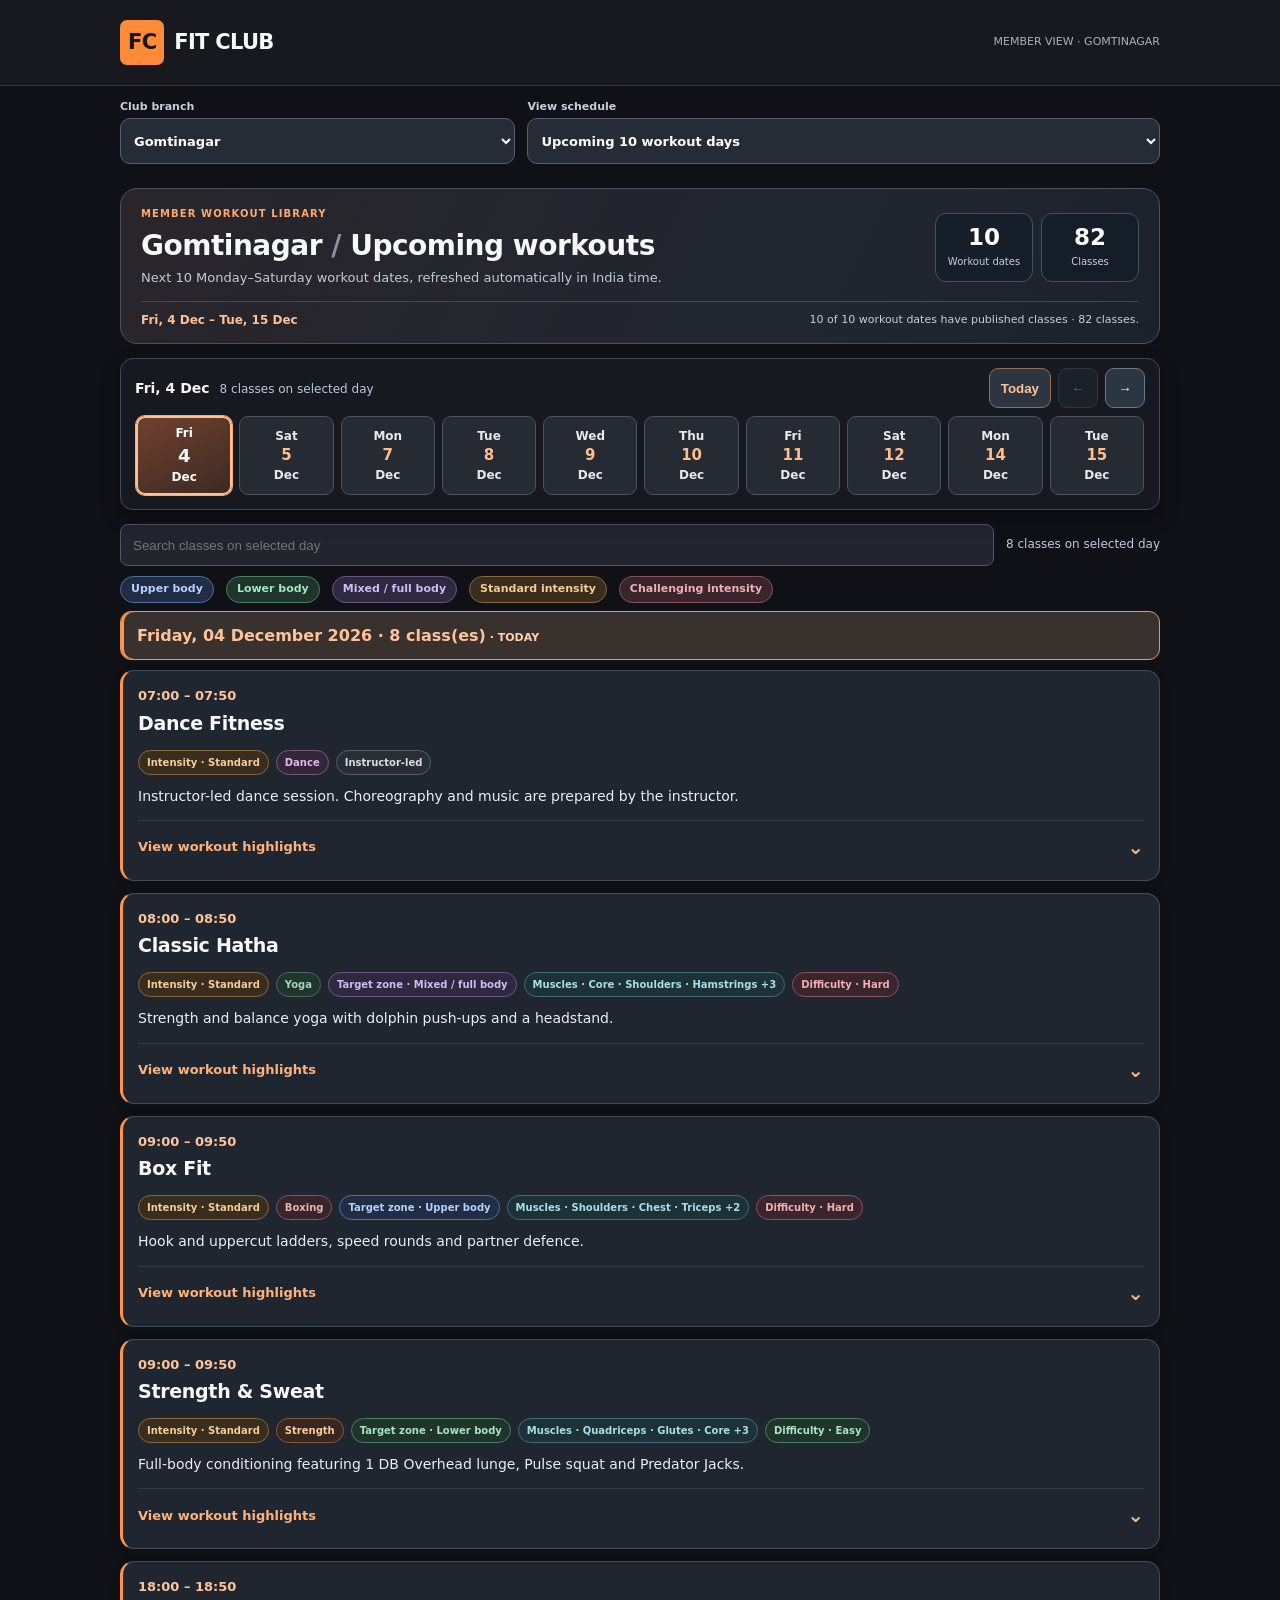
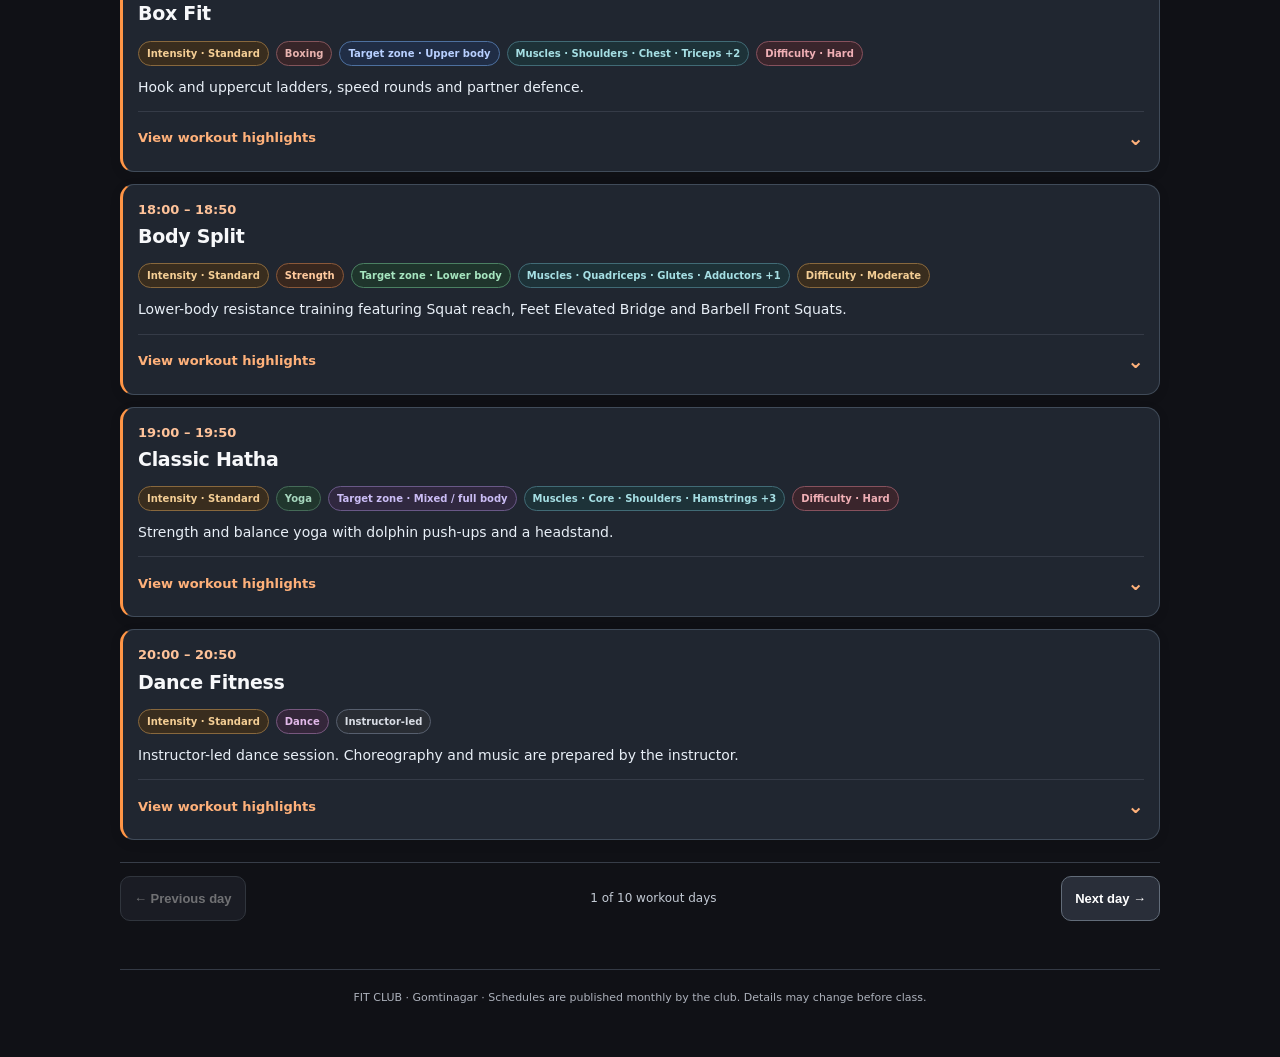
<file: index.html>
<!doctype html><html lang="en"><head><meta charset="utf-8"><meta name="viewport" content="width=device-width,initial-scale=1"><meta name="color-scheme" content="dark"><title>Fit Club · Members · Workout Library</title><style>:root{--bg:#101116;--panel:#1c2028;--line:#343a45;--muted:#acb1bb;--accent:#ff8a38;--txt:#f7f8fa;--warn:#f4c07b}*{box-sizing:border-box}body{font:14px/1.48 system-ui,-apple-system,Segoe UI,sans-serif;background:var(--bg);color:var(--txt);margin:0}.container{max-width:1080px;margin:auto;padding:20px}.head{border-bottom:1px solid var(--line);background:#17191e}.headinner{max-width:1080px;margin:auto;padding:20px;display:flex;align-items:center;justify-content:space-between;flex-wrap:wrap;gap:15px}.brand{font-size:21px;letter-spacing:-.7px;font-weight:850}.mark{display:inline-flex;background:var(--accent);color:#171412;border-radius:7px;padding:7px 8px;margin-right:10px}.tiny{font-size:11px;color:var(--muted)}.hero h1{font-size:27px;margin:8px 0}.hero p{color:var(--muted);margin:0}.controls{display:flex;gap:9px;flex-wrap:wrap;align-items:center;margin:20px 0}.controls select,.controls input{background:#22252e;border:1px solid #515664;border-radius:8px;padding:9px 12px;color:var(--txt);min-height:39px;flex:1;min-width:180px}.count{font-size:12px;color:var(--muted)}.day{border:1px solid var(--line);border-radius:12px;margin:17px 0;overflow:hidden;background:#16191f}.dayHead{font-size:14px;font-weight:750;padding:12px 16px;background:#292d36;border-bottom:1px solid var(--line)}.item{padding:16px;border-bottom:1px solid #343943}.item:last-child{border-bottom:0}.row{display:flex;align-items:flex-start;justify-content:space-between;flex-wrap:wrap;gap:9px}.title{font-size:17px;font-weight:760;margin:0 0 4px}.time{color:#ffc093;font-size:13px;font-weight:750}.dim{color:var(--muted);font-size:12px}.pills{display:flex;flex-wrap:wrap;gap:6px;margin:9px 0}.pill{font-size:11px;border:1px solid #505968;border-radius:999px;padding:4px 8px;color:#d1d4db}.pills .pill.main{border-color:#935935;color:#ffc6a0;background:#36261e}.desc{font-size:13px;color:#e8eaf0;margin:9px 0}.warning{color:#f6cd94;font-size:12px}.part{background:#20242d;border:1px solid #373c48;border-radius:10px;padding:11px;margin:10px 0}.part h4{margin:0 0 6px;font-size:12px;text-transform:uppercase;letter-spacing:.7px;color:#ffbd8e}.part ul{margin:0;padding-left:21px}.part li{padding:2px 0}.notes{font-size:12px;color:#d7d9df;border-top:1px solid var(--line);margin-top:12px;padding-top:9px}.notes ol{padding-left:20px}.notes li{margin:3px 0;white-space:pre-wrap}summary{cursor:pointer;color:#ffc493;font-weight:650}.empty{padding:36px;text-align:center;color:var(--muted);border:1px dashed var(--line);border-radius:10px}.foot{border-top:1px solid var(--line);padding:20px;text-align:center;font-size:11px;color:var(--muted);margin-top:35px}[hidden]{display:none!important}@media(max-width:650px){.container{padding:12px}.headinner{padding:12px}.hero h1{font-size:22px}.item{padding:12px}}
/* Dark individual card presentation, without tinting the entire card */
.day {background:transparent;border:0;overflow:visible}
.dayHead {border:1px solid #393d46;border-radius:11px;background:#242731;color:#ffc39a;margin-bottom:10px}
.item {border:1px solid #363b45;border-radius:13px;background:#1c2028;margin:10px 0;padding:15px 16px;box-shadow:0 3px 12px #00000016}
.item:last-child {border-bottom:1px solid #363b45}
.item.member-item {border-left:3px solid #ff8a38}
.item .row {gap:6px 12px}
.item .pills {display:flex;flex-wrap:wrap;gap:7px;margin:10px 0 5px;align-items:center}
.pill.fc-chip {display:inline-flex;align-items:center;gap:5px;padding:5px 10px;border-radius:999px;font-size:11px;font-weight:700;line-height:1.3;white-space:normal;border-width:1px;border-style:solid}
.fc-chip.fc-strength {color:#ffca9e;background:#38271e;border-color:#8a5839}
.fc-chip.fc-cardio {color:#d9b8ee;background:#30253a;border-color:#675078}
.fc-chip.fc-boxing {color:#e8b3af;background:#372529;border-color:#83545a}
.fc-chip.fc-yoga {color:#a6d6bd;background:#20362d;border-color:#456b58}
.fc-chip.fc-dance {color:#e2b8e9;background:#34263a;border-color:#77577e}
.fc-chip.fc-recovery {color:#a9d8c7;background:#203630;border-color:#497264}
.fc-chip.fc-general {color:#d0d5dd;background:#292d34;border-color:#5b626e}
.fc-chip.fc-zone-upper {color:#b8d0ff;background:#202d45;border-color:#4d709f}
.fc-chip.fc-zone-lower {color:#a6e5bf;background:#1f352c;border-color:#4b8062}
.fc-chip.fc-zone-mixed {color:#cbbdf5;background:#30283f;border-color:#695887}
.fc-chip.fc-effort-reduced,.fc-chip.fc-diff-easy {color:#a6e5bf;background:#1f352c;border-color:#4b8062}
.fc-chip.fc-effort-standard,.fc-chip.fc-diff-moderate {color:#f4ce95;background:#392d1e;border-color:#88683d}
.fc-chip.fc-effort-challenging,.fc-chip.fc-diff-hard {color:#f0afb5;background:#3a252c;border-color:#87515d}
.fc-chip.fc-muscles {color:#a6dfe4;background:#1d3238;border-color:#416b76}
.fc-chip.fc-neutral {color:#d8dce4;background:#292d34;border-color:#575f6e}
.fc-legend {display:flex;flex-wrap:wrap;gap:7px 12px;align-items:center;margin:12px 0 17px;font-size:11px;color:#b9bec9}
.fc-legend .pill {font-weight:650}
.fc-member-summary {margin:10px 0 3px;line-height:1.55;color:#e6e8ed;font-size:13px}
@media(max-width:650px){.item{padding:13px 12px}.pill.fc-chip{font-size:10.5px;padding:5px 8px}.fc-legend{gap:6px}}

/* Expandable WOD highlights: Member-facing, no trainer prescriptions. */
.fc-highlights{border-top:1px solid #353b47;margin-top:13px;padding-top:8px}
.fc-highlights summary{cursor:pointer;list-style:none;color:#ffb17a;font-size:13px;font-weight:750;padding:8px 0;display:flex;justify-content:space-between;align-items:center;gap:12px;user-select:none}
.fc-highlights summary::-webkit-details-marker{display:none}
.fc-highlights summary:focus-visible{outline:2px solid #ff8a38;outline-offset:3px;border-radius:4px}
.fc-hl-chevron{font-size:20px;line-height:1;transition:transform .15s ease}
.fc-highlights[open] .fc-hl-chevron{transform:rotate(180deg)}
.fc-hl-content{background:#151a21;border:1px solid #303743;border-radius:10px;padding:12px 14px;margin:4px 0 2px;color:#d9e0e9;font-size:13px;line-height:1.55}
.fc-hl-content ul{margin:8px 0 2px;padding-left:19px}
.fc-hl-content li+li{margin-top:7px}
.fc-hl-focus{margin:0 0 9px;color:#e9edf3}
.fc-hl-focus strong{color:#ffb17a}
@media (prefers-reduced-motion:reduce){.fc-hl-chevron{transition:none}}


/* Member rolling ten-workout-day planner */
.fc-roll-header{background:#1c2028;border:1px solid #3d444f;border-radius:14px;padding:18px;margin-top:18px}
.fc-roll-header h2{font-size:17px;margin:0 0 6px;color:#f9e9db}
.fc-roll-header p{color:#c5cbd4;font-size:12px;margin:0 0 6px;line-height:1.5}
.fc-dates{display:flex;flex-wrap:wrap;gap:7px;margin-top:14px}
.fc-date-link{border:1px solid #4c535e;color:#e7e9ee;background:#252a33;border-radius:9px;cursor:pointer;min-width:73px;padding:10px 9px;text-align:center;font:650 12px/1.45 system-ui,sans-serif}
.fc-date-link b{display:block;font-size:15px;font-weight:800;color:#ffbd8e}
.fc-date-link.today{border-color:#ff9a56;background:#433023}
.fc-date-link.pending{opacity:.72;border-style:dashed}
.fc-date-link:focus-visible,.fc-search:focus-visible{outline:2px solid #ffab73;outline-offset:3px}
.fc-control{display:flex;gap:12px;align-items:center;flex-wrap:wrap;margin:18px 0}
.fc-search{background:#22252e;border:1px solid #515664;border-radius:8px;padding:10px 12px;color:#fff;min-height:42px;min-width:230px;flex:1}
.fc-meta{font-size:12px;color:#c3cad4}
.fc-alert{color:#f8c696;border:1px dashed #a66b3e;background:#39291f;border-radius:9px;padding:12px 14px;margin-top:11px;font-size:12px}
.fc-pending{border:1px dashed #6a7788;border-radius:10px;background:#1b2029;padding:16px;color:#cbd2de;font-size:13px}
.fc-dates .fc-date-link:hover{border-color:#ffbc8e}
.day:focus{outline:none}
.day[hidden],.item[hidden]{display:none!important}
.fc-status{font-size:12px;color:#cbd1da;margin-top:9px}
.day.fc-spotlight .dayHead{border-color:#eb9454;box-shadow:inset 3px 0 #ff9448;background:#38312d}
.day.fc-spotlight .dayHead::after{content:' · Today';color:#ffd2b1;font-size:11px;text-transform:uppercase}
@media(max-width:650px){.fc-dates{flex-wrap:nowrap;overflow-x:auto;padding-bottom:6px}.fc-date-link{flex:0 0 auto;min-width:71px}}

/* Responsive member single-day planner */
.fc-day-dock{position:sticky;top:0;z-index:50;background:rgba(23,26,32,.98);backdrop-filter:blur(12px);border:1px solid #424955;border-radius:13px;padding:10px 12px 12px;margin:12px 0 0;box-shadow:0 8px 20px #0005}
.fc-dock-row{display:flex;justify-content:space-between;gap:12px;align-items:center;min-height:30px}
.fc-dock-label{display:flex;align-items:baseline;gap:10px;flex-wrap:wrap}
.fc-dock-label strong{font-size:14px;color:#faf5f0}
.fc-dock-label span{color:#bdc8d7;font-size:12px}
.fc-dock-hint{font-size:11px;color:#b9c0ce}
.fc-dates{display:flex;flex-wrap:nowrap;overflow-x:auto;overflow-y:hidden;gap:7px;margin:6px 0 0;scrollbar-width:thin;scroll-snap-type:x proximity;overscroll-behavior-x:contain;padding:2px 1px 5px}
.fc-date-link{flex:0 0 auto;min-width:72px;min-height:66px;padding:7px 10px;scroll-snap-align:start;touch-action:pan-x pan-y}
.fc-date-link[aria-pressed="true"]{border:2px solid #ffab73;background:#573525;box-shadow:inset 0 0 0 1px #e17f48;color:#fff}
.fc-date-link[aria-pressed="true"] b{color:#fff}
.fc-day-pager{display:flex;align-items:center;justify-content:space-between;gap:9px;margin:22px 0 8px;padding:13px 0;border-top:1px solid #373d48}
.fc-pager-btn{background:#292e39;border:1px solid #626c79;color:#fff;border-radius:10px;padding:12px 13px;min-height:45px;font-weight:750;cursor:pointer;font-size:13px}
.fc-pager-btn:disabled{opacity:.4;cursor:not-allowed}
.fc-pager-btn:focus-visible{outline:2px solid #ffaf77;outline-offset:2px}
.fc-guide summary{cursor:pointer;color:#eec6a9;font-size:12px;font-weight:650;min-height:40px;padding:9px 0}.fc-guide .fc-legend{margin:2px 0 8px}.fc-hidden-empty{border:1px dashed #666f7b;padding:20px;border-radius:12px;color:#cbd3df}
.day{margin-top:8px}
.day .dayHead{font-size:16px}
.item .title{font-size:18px}
.fc-control{margin:14px 0 10px}
.fc-legend{margin:8px 0}
.fc-status{margin-top:8px}
@media(min-width:651px){.fc-guide summary{display:none}}
@media(min-width:900px){.fc-roll-header{padding:17px 19px;margin-top:14px}.fc-day-dock{padding:9px 14px}.fc-dates{justify-content:space-between}.fc-date-link{flex:1 1 0;min-width:0}}
@media(max-width:650px){.hero p,.hero .tiny,.fc-roll-header>p:first-of-type{display:none}.hero h1{margin:5px 0 4px;font-size:21px}.fc-roll-header{padding:11px}.fc-roll-header h2{font-size:15px;margin-bottom:4px}.fc-guide summary{padding:8px 0;min-height:40px}.fc-day-dock{margin:8px -12px 0;border-radius:0;border-left:0;border-right:0;padding:8px 12px 7px}.fc-dock-row{align-items:flex-start}.fc-dock-label{gap:2px;flex-direction:column}.fc-dock-hint{padding-top:3px}.fc-date-link{min-width:66px;min-height:60px;padding:6px 9px}.hero h1{font-size:22px}.fc-roll-header{margin-top:12px;padding:13px}.fc-roll-header h2{font-size:16px}.fc-pager-btn{padding:11px 8px;font-size:12px}.fc-day-pager{gap:5px}.fc-control{margin:12px 0 9px}.fc-search{min-width:0;width:100%;flex-basis:100%}.item .pills{gap:5px}}
@media(prefers-reduced-motion:reduce){.fc-day-dock{scroll-behavior:auto}}
/* Mobile-first member usability */
.fc-filter-bar{max-width:1080px;margin:0 auto;display:flex;align-items:end;gap:12px;padding:14px 20px 0}
.fc-filter-bar label{display:flex;flex-direction:column;gap:5px;font:800 11px system-ui,sans-serif;color:#c6d0dc;min-width:0;flex:1}
.fc-filter-bar label:last-child{flex:1.6}
.fc-filter-bar select{width:100%;background:#252c36;color:#fff;border:1px solid #536071;border-radius:10px;padding:10px 9px;min-height:46px;font:700 13px system-ui,sans-serif}
.fc-filter-bar select:focus-visible,.fc-dock-actions button:focus-visible,.fc-jump-label select:focus-visible{outline:2px solid #ffb781;outline-offset:2px}
.fc-dashboard{background:linear-gradient(115deg,#29252b,#202630 75%,#1c222a);border:1px solid #475260;border-radius:17px;padding:18px 20px 14px;margin:4px 0 14px}
.fc-dashboard-head{display:flex;align-items:center;justify-content:space-between;gap:15px}
.fc-eyebrow{color:#ffa96c;font-size:10px;font-weight:850;letter-spacing:1.1px;margin-bottom:7px}
.fc-dashboard h1{font-size:clamp(21px,3vw,28px);line-height:1.2;margin:0 0 6px;letter-spacing:-.5px}
.fc-separator{color:#86929e}
.fc-dashboard-head p{font-size:13px;color:#c0cbd6;margin:0}
.fc-dashboard-stats{display:flex;gap:8px;flex-shrink:0}
.fc-dashboard-stats>div{background:#111a27a8;border:1px solid #46515e;border-radius:11px;text-align:center;padding:11px;min-width:98px}
.fc-dashboard-stats strong{display:block;font-size:23px;line-height:1.1;color:#fff;font-variant-numeric:tabular-nums}
.fc-dashboard-stats span{display:block;font-size:10px;color:#c4cfda;margin-top:5px}
.fc-dashboard-meta{border-top:1px solid #404a57;margin-top:13px;padding-top:10px;display:flex;align-items:center;justify-content:space-between;flex-wrap:wrap;gap:6px}
#dateRange{font-size:12px;color:#ffc094;font-weight:750}
.fc-dashboard #status{font-size:11px;color:#c4cfda;margin:0}
.fc-dashboard .fc-alert{margin-bottom:0}
.fc-dock-actions{display:flex;align-items:center;justify-content:flex-end;gap:7px;flex-wrap:wrap}
.fc-dock-button{min-height:40px;min-width:40px;background:#2c3542;border:1px solid #69788b;color:#fff;border-radius:9px;padding:8px 11px;font-weight:800;cursor:pointer}
#jumpToday{color:#ffc095;border-color:#986b4c}
.fc-dock-button:disabled{opacity:.33;cursor:not-allowed}
.fc-jump-label{display:flex;align-items:center;gap:7px;font-size:11px;font-weight:750;color:#c7d0dd}
.fc-jump-label select{background:#242c37;border:1px solid #667484;border-radius:9px;color:#fff;padding:8px;min-height:40px;max-width:150px}
.fc-date-link[aria-pressed=true]{background:linear-gradient(155deg,#70412d,#3c2a24);border-color:#ffc293;box-shadow:0 0 0 1px #ffaa6a}
.fc-date-link[aria-pressed=true] b{font-size:18px}
#sessions>.day>.item.member-item{background:#202630;border:1px solid #404b59;border-left:3px solid #ff9546;border-radius:14px;margin:10px 0 12px;padding:15px}
#sessions>.day>.item.member-item .title{font-size:19px;letter-spacing:-.3px;margin:3px 0}
#sessions>.day>.item.member-item .time{font-weight:850;color:#ffc39a}
#sessions>.day>.item.member-item .fc-member-summary{font-size:14px;line-height:1.6;color:#e8eff7}
#sessions>.day>.item.member-item .pill.fc-chip{font-size:10px;padding:5px 8px}
@media(max-width:650px){.fc-filter-bar{padding:10px 12px 0;gap:8px}.fc-filter-bar label{font-size:10px}.fc-filter-bar select{font-size:12px;min-height:44px;padding:8px 6px}.fc-dashboard{padding:13px;border-radius:12px;margin-bottom:8px}.fc-dashboard-head{flex-direction:column;align-items:stretch;gap:12px}.fc-dashboard h1{font-size:21px}.fc-dashboard-stats{width:100%}.fc-dashboard-stats>div{flex:1;padding:9px}.fc-dashboard-stats strong{font-size:20px}.fc-dock-row{flex-wrap:wrap}.fc-dock-label{flex:1 1 100%}.fc-dock-actions{width:100%;justify-content:space-between;gap:5px}.fc-jump-label{flex:1;justify-content:center}.fc-jump-label select{max-width:118px;font-size:11px}#sessions>.day>.item.member-item{padding:13px 12px}#sessions>.day>.item.member-item .title{font-size:17px}#sessions>.day>.item.member-item .fc-member-summary{font-size:13px}}
</style></head><body>
<header class="head"><div class="headinner"><div class="brand"><span class="mark">FC</span>FIT CLUB</div><div class="tiny" id="branchTag">MEMBER VIEW · GOMTINAGAR</div></div></header>
<nav class="fc-filter-bar" aria-label="Workout library selectors"><label for="branchPicker">Club branch<select id="branchPicker"><option value="gomtinagar">Gomtinagar</option><option value="mahanagar">Mahanagar</option></select></label><label for="monthPicker">View schedule<select id="monthPicker"><option value="auto">Upcoming 10 workout days</option><option value="2026-11">November 2026</option><option value="2026-12">December 2026</option></select></label></nav><main class="container"><section class="fc-dashboard" aria-label="Member workout overview"><div class="fc-dashboard-head"><div><div class="fc-eyebrow">MEMBER WORKOUT LIBRARY</div><h1><span id="branchHeading">Gomtinagar</span><span class="fc-separator"> / </span><span id="periodHeading">Upcoming workouts</span></h1><p id="periodDescription">Next ten published workout dates.</p></div><div class="fc-dashboard-stats"><div><strong id="overviewDays">—</strong><span>Workout dates</span></div><div><strong id="overviewClasses">—</strong><span>Classes</span></div></div></div><div class="fc-dashboard-meta"><span id="dateRange" aria-live="polite">Loading schedule…</span><span id="status" role="status" aria-live="polite">Loading published classes…</span></div><p id="scheduleNote" class="fc-alert" hidden></p></section><div class="fc-day-dock" id="dateDock"><div class="fc-dock-row"><div class="fc-dock-label"><strong id="selectedDayLabel">Choose a workout day</strong><span id="selectedDayCount">Select a date to view classes</span></div><div class="fc-dock-actions"><button type="button" id="jumpToday" class="fc-dock-button" hidden>Today</button><label id="jumpLabel" class="fc-jump-label" hidden>Jump to date<select id="dayJump" aria-label="Jump to workout date"></select></label><button type="button" id="dockPrevious" class="fc-dock-button" aria-label="Previous workout day">←</button><button type="button" id="dockNext" class="fc-dock-button" aria-label="Next workout day">→</button></div></div><nav id="dateNav" class="fc-dates" aria-label="Jump to a workout day"></nav></div><div class="fc-control"><input id="searchInput" class="fc-search" type="search" placeholder="Search classes on selected day" aria-label="Search classes on selected day"><span class="fc-meta" id="count"></span></div>
<details class="fc-guide" id="colourGuide" open><summary>Workout colour guide</summary><div class="fc-legend" aria-label="Workout colour key"><span class="pill fc-chip fc-zone-upper">Upper body</span><span class="pill fc-chip fc-zone-lower">Lower body</span><span class="pill fc-chip fc-zone-mixed">Mixed / full body</span><span class="pill fc-chip fc-effort-standard">Standard intensity</span><span class="pill fc-chip fc-effort-challenging">Challenging intensity</span></div>
</details>
<div id="sessions" aria-label="Upcoming workout sessions"></div>
<div id="noResults" class="fc-hidden-empty" hidden>No matching workouts for this day.</div>
<div class="fc-day-pager" aria-label="Change workout day"><button type="button" id="previousDay" class="fc-pager-btn">← Previous day</button><span id="pagerPosition" class="fc-meta"></span><button type="button" id="nextDay" class="fc-pager-btn">Next day →</button></div>
<p class="foot">FIT CLUB · <span id="branchFooter">Gomtinagar</span> · Schedules are published monthly by the club. Details may change before class.</p></main><script>(function(){
'use strict';
const CLUB_TZ='Asia/Kolkata',FIRST_PUBLISHED_MONTH='2026-11';
const params=new URLSearchParams(location.search);
let BRANCH=params.get('branch')==='mahanagar'?'mahanagar':'gomtinagar';
let selectedMonth=/^2026-(11|12)$/.test(params.get('month')||'')?params.get('month'):'auto';
const $=id=>document.getElementById(id);
const container=$('sessions'),nav=$('dateNav'),status=$('status'),note=$('scheduleNote'),count=$('count'),search=$('searchInput');
const cache=new Map();
const branchPicker=document.getElementById("branchPicker"),monthPicker=document.getElementById("monthPicker");
function updateLabels(){const label=BRANCH==="mahanagar"?"Mahanagar":"Gomtinagar";document.getElementById("branchTag").textContent="MEMBER VIEW · "+label.toUpperCase();document.getElementById("branchHeading").textContent=label;document.getElementById("branchFooter").textContent=label;const full=selectedMonth!=='auto';document.getElementById("periodHeading").textContent=full?monthLabel(selectedMonth+'-01'):'Upcoming workouts';document.getElementById("periodDescription").textContent=full?'Every published Monday–Saturday workout date in the month.':'Next 10 Monday–Saturday workout dates, refreshed automatically in India time.';document.getElementById("jumpLabel").hidden=!full;document.title="Fit Club · Member · "+label;branchPicker.value=BRANCH;monthPicker.value=selectedMonth;}
function setView(){const p=new URLSearchParams();if(BRANCH!=="gomtinagar")p.set("branch",BRANCH);if(selectedMonth!=="auto")p.set("month",selectedMonth);history.replaceState(null,"",location.pathname+(p.size?"?"+p:""));cache.clear();selectedDate="";updateLabels();render();}
branchPicker.addEventListener("change",()=>{BRANCH=branchPicker.value;setView()});
monthPicker.addEventListener("change",()=>{selectedMonth=monthPicker.value;setView()});
updateLabels();
const dateRE=/^\d{4}-\d{2}-\d{2}$/;
function iso(d){return d.toISOString().slice(0,10)}
function parse(s){return new Date(s+'T12:00:00Z')}
function plus(s,n){const x=parse(s);x.setUTCDate(x.getUTCDate()+n);return iso(x)}
function dow(s){return parse(s).getUTCDay()}
function clubToday(){
 const parts=new Intl.DateTimeFormat('en-GB',{timeZone:CLUB_TZ,day:'2-digit',month:'2-digit',year:'numeric'}).formatToParts(new Date());
 const p={};parts.forEach(x=>p[x.type]=x.value);
 return p.year+'-'+p.month+'-'+p.day;
}
function days10(start){let d=start,out=[];while(out.length<10){if(dow(d)!==0)out.push(d);d=plus(d,1)}return out}
function allMonthDays(month){let day=month+'-01',out=[];while(day.slice(0,7)===month){if(dow(day)!==0)out.push(day);day=plus(day,1)}return out}
function dateLabel(s){return parse(s).toLocaleDateString('en-GB',{weekday:'short',day:'numeric',month:'short',timeZone:'UTC'})}
function monthLabel(s){return parse(s).toLocaleDateString('en-GB',{month:'long',year:'numeric',timeZone:'UTC'})}
const firstDay=FIRST_PUBLISHED_MONTH+'-01';
function initialStart(){if(selectedMonth!=="auto")return selectedMonth+"-01";const now=clubToday();return now<firstDay?firstDay:now}
async function loadMonth(month){
 if(cache.has(month))return cache.get(month);
 let promise=(async()=>{
  const path='./months/'+BRANCH+'/'+month+'.html';
  let response;
  try{response=await fetch(path,{cache:'no-store'})}catch(e){return {error:'network',message:'Unable to load '+month+'. Check your connection.'}}
  if(response.status===404)return {error:'unpublished'};
  if(!response.ok)return {error:'network',message:'Schedule is temporarily unavailable ('+response.status+').' };
  const markup=await response.text();
  const doc=new DOMParser().parseFromString(markup,'text/html');
  const title=(doc.title||'').toLowerCase();
  if(!title.includes('fit club')||!title.includes('member')||!title.includes(BRANCH))return {error:'invalid',message:'The published monthly file is not a '+BRANCH+' Member schedule.'};
  const sessions=doc.getElementById('sessions');
  if(!sessions)return {error:'invalid',message:'The published monthly file contains no session list.'};
  const days=new Map();
  Array.from(sessions.querySelectorAll(':scope > section.day')).forEach(section=>{
   const date=section.dataset.group;
   if(!dateRE.test(date)||date.slice(0,7)!==month||days.has(date))return;
   const cards=section.querySelectorAll(':scope > article.member-item');
   if(cards.length===0)return;
   days.set(date,section);
  });
  if(!days.size)return {error:'invalid',message:'No Member classes were found in the monthly file.'};
  return {days};
 })();cache.set(month,promise);return promise;
}
let activeRender=0;
let currentDay='',needsFutureMonth=false,selectedDate='',activeRange=[];
async function render(){
 const serial=++activeRender;
 const today=clubToday(),start=initialStart(),range=selectedMonth==='auto'?days10(start):allMonthDays(selectedMonth);
 activeRange=range;if(!range.includes(selectedDate))selectedDate=range[0];
 currentDay=today;
 const months=Array.from(new Set(range.map(d=>d.slice(0,7))));
 status.textContent='Loading published classes…';note.hidden=true;nav.replaceChildren();container.replaceChildren();
 const results=new Map(await Promise.all(months.map(async m=>[m,await loadMonth(m)])));
 if(serial!==activeRender)return;
 const frag=document.createDocumentFragment();const navFrag=document.createDocumentFragment();
 let numberOfClasses=0,readyDays=0,missingMonths=new Set(),badMonths=new Set();
 range.forEach((day,index)=>{
  const month=day.slice(0,7),found=results.get(month),section=found.days?.get(day);
  const button=document.createElement('button');button.type='button';button.className='fc-date-link';
  button.innerHTML='<span>'+parse(day).toLocaleDateString('en-GB',{weekday:'short',timeZone:'UTC'})+'</span><b>'+parse(day).getUTCDate()+'</b><span>'+parse(day).toLocaleDateString('en-GB',{month:'short',timeZone:'UTC'})+'</span>';
  if(day===today)button.classList.add('today');
  if(found.error)button.classList.add('pending');
  button.setAttribute('aria-label','View '+dateLabel(day));button.setAttribute('aria-pressed',String(day===selectedDate));
  button.addEventListener('click',()=>selectDate(day,true));
  navFrag.appendChild(button);
  const el=section?document.importNode(section,true):document.createElement('section');
  el.classList.add('day');el.dataset.group=day;el.id='fc-day-'+day;el.tabIndex=-1;
  if(day===today)el.classList.add('fc-spotlight');
  if(!section){
   const heading=document.createElement('div');heading.className='dayHead';heading.textContent=dateLabel(day);el.appendChild(heading);
   const msg=document.createElement('div');msg.className='fc-pending';
   if(found.error==='unpublished'){
      msg.textContent='Next month’s schedule coming soon · This date has not been published.';
      missingMonths.add(month);
   }else if(found.error){msg.textContent=found.message||'Schedule not available.';badMonths.add(month)}
   else msg.textContent='No classes scheduled for this date.';
   el.appendChild(msg);
  }else{
   const cards=el.querySelectorAll(':scope > article.member-item');
   numberOfClasses+=cards.length;
   readyDays++;
   el.querySelectorAll('script,iframe,object').forEach(x=>x.remove());
  }
  frag.appendChild(el);
 });
 nav.appendChild(navFrag);container.appendChild(frag);const jump=$('dayJump');jump.replaceChildren();range.forEach(day=>{const option=new Option(dateLabel(day),day);jump.add(option)});$('overviewDays').textContent=readyDays;$('overviewClasses').textContent=numberOfClasses;$('jumpToday').hidden=!range.includes(today);
 $('dateRange').textContent=dateLabel(range[0])+' – '+dateLabel(range[range.length-1]);
 const pref=selectedMonth!=='auto'?'Full '+monthLabel(selectedMonth+'-01')+' schedule · ':today<firstDay?'The schedule has not started. Showing the first ten available Monday–Saturday dates. ':'';
 status.textContent=pref+readyDays+' of '+range.length+' workout dates have published classes · '+numberOfClasses+' classes.';
 needsFutureMonth=missingMonths.size>0 || badMonths.size>0;
 if(needsFutureMonth){
  note.hidden=false;
  note.textContent=badMonths.size?'Some approved monthly schedules could not be loaded. Please try again or contact the club.':'The following month has not been published yet. Remaining approved workouts are visible; missing future dates will appear automatically after the monthly release.';
 }
 applySearch();
}
function applySearch(){
 const q=search.value.trim().toLocaleLowerCase(),allDays=container.querySelectorAll('section.day');
 let shown=0;
 allDays.forEach(day=>{
   const cards=day.querySelectorAll(':scope > article.member-item');
   if(!cards.length){day.hidden=day.dataset.group!==selectedDate;return;}
   let visible=0;
   cards.forEach(card=>{const yes=day.dataset.group===selectedDate&&(!q||(card.dataset.search||card.textContent||'').toLocaleLowerCase().includes(q));card.hidden=!yes;if(yes){shown++;visible++}});
   day.hidden=day.dataset.group!==selectedDate;
 });
 const label=$('selectedDayLabel'),labelCount=$('selectedDayCount');
 const current=container.querySelector('#fc-day-'+selectedDate);
 label.textContent=selectedDate?dateLabel(selectedDate):'Choose a workout day';
 labelCount.textContent=shown+(shown===1?' class':' classes')+(q?' matching search':' on selected day');
 $('noResults').hidden=shown!==0 || !current?.querySelector('article.member-item');
 if(selectedDate&&current&&!current.querySelector('article.member-item'))$('noResults').hidden=true;
 $('dayJump').value=selectedDate;const idx=activeRange.indexOf(selectedDate);
 $('previousDay').disabled=idx<=0;
 $('nextDay').disabled=idx<0||idx>=activeRange.length-1;$('dockPrevious').disabled=idx<=0;$('dockNext').disabled=idx<0||idx>=activeRange.length-1;
 $('pagerPosition').textContent=(idx+1)+' of '+activeRange.length+' workout days';
 nav.querySelectorAll('.fc-date-link').forEach((b,i)=>b.setAttribute('aria-pressed',String(i===idx)));
 count.textContent=q?shown+' matching classes':shown+' classes on selected day';
}
function selectDate(day,shouldScroll){
 if(!activeRange.includes(day))return;
 selectedDate=day;
 applySearch();
 const active=nav.querySelector('.fc-date-link[aria-pressed="true"]');
 if(active){const left=active.offsetLeft-nav.offsetLeft-(nav.clientWidth-active.clientWidth)/2;nav.scrollTo({left,behavior:'smooth'});}
 if(shouldScroll){const dock=$('dateDock');const pos=dock.getBoundingClientRect().top+window.scrollY;window.scrollTo({top:Math.max(0,pos-6),behavior:'smooth'});}
}
$('previousDay').addEventListener('click',()=>selectDate(activeRange[activeRange.indexOf(selectedDate)-1],true));
$('nextDay').addEventListener('click',()=>selectDate(activeRange[activeRange.indexOf(selectedDate)+1],true));$('dockPrevious').addEventListener('click',()=>selectDate(activeRange[activeRange.indexOf(selectedDate)-1],false));$('dockNext').addEventListener('click',()=>selectDate(activeRange[activeRange.indexOf(selectedDate)+1],false));$('dayJump').addEventListener('change',()=>selectDate($('dayJump').value,false));$('jumpToday').addEventListener('click',()=>{const day=clubToday();if(activeRange.includes(day))selectDate(day,false)});
nav.addEventListener('keydown',e=>{
 if(!['ArrowLeft','ArrowRight','Home','End'].includes(e.key))return;
 e.preventDefault();const i=activeRange.indexOf(selectedDate);
 const next=e.key==='Home'?0:e.key==='End'?activeRange.length-1:Math.max(0,Math.min(activeRange.length-1,i+(e.key==='ArrowLeft'?-1:1)));
 selectDate(activeRange[next],false);nav.querySelectorAll('.fc-date-link')[next]?.focus();
});
const colourGuide=$('colourGuide');if(window.matchMedia('(max-width:650px)').matches)colourGuide.open=false;
search.addEventListener('input',applySearch);
render();
let lastDay=clubToday();
setInterval(()=>{const d=clubToday();if(d!==lastDay){lastDay=d;cache.clear();render()}},60000);
window.addEventListener('focus',()=>{const d=clubToday();if(d!==lastDay||needsFutureMonth){lastDay=d;cache.clear();render()}});
// Retry unpublished months while the page remains open; GitHub can publish the next month at any time.
setInterval(()=>{if(needsFutureMonth){cache.clear();render()}},10*60*1000);
})();</script></body></html>
</file>
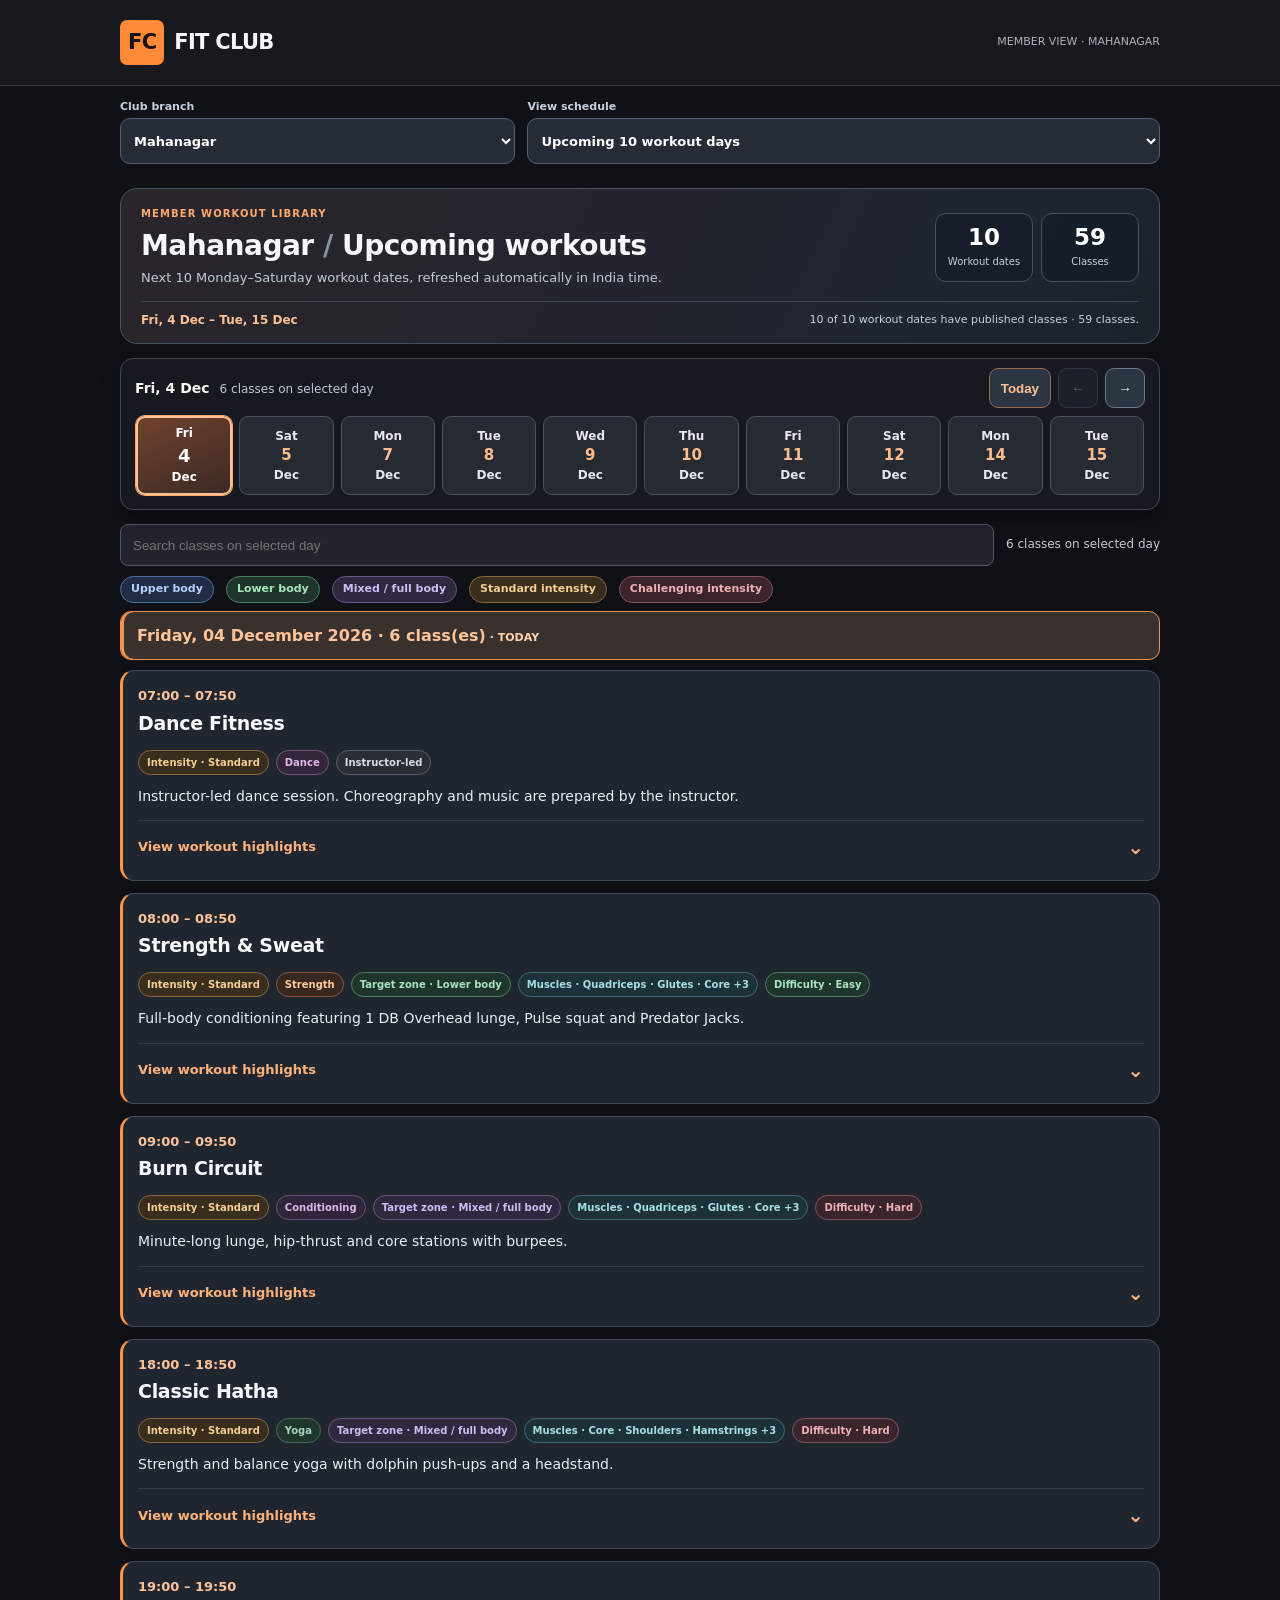
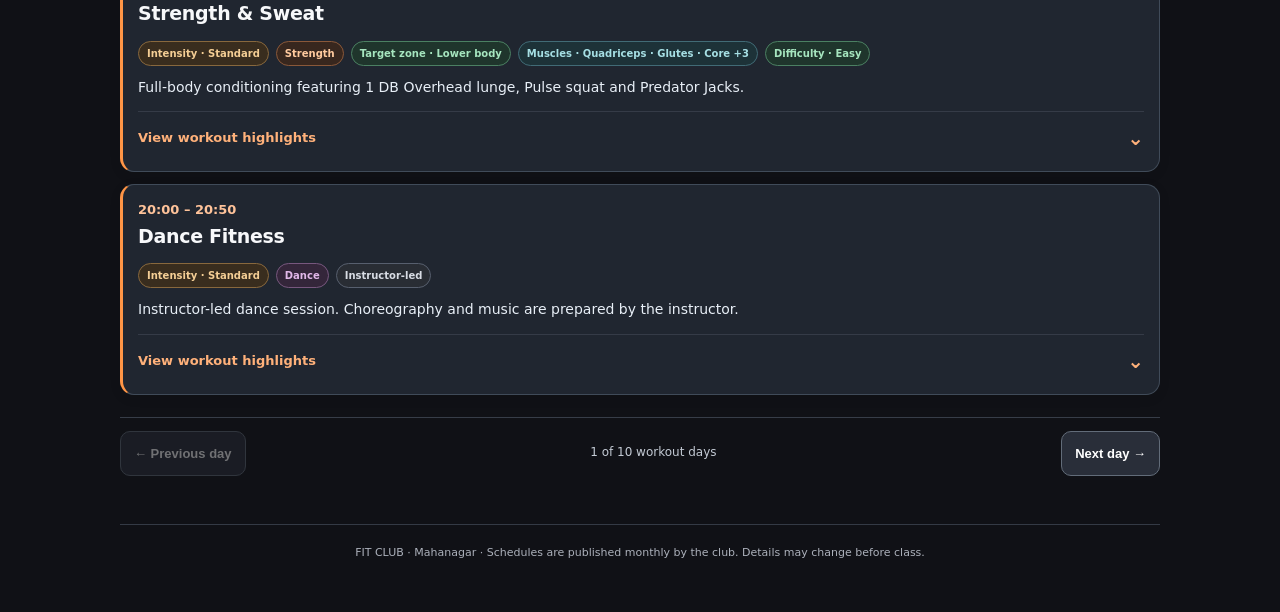
<file: mahanagar.html>
<!doctype html><html lang="en"><head><meta charset="utf-8"><meta name="viewport" content="width=device-width,initial-scale=1"><meta name="robots" content="noindex"><title>Fit Club · Mahanagar Member Portal</title><meta http-equiv="refresh" content="0;url=./?branch=mahanagar"></head><body style="font:16px system-ui;background:#101116;color:white;padding:28px"><p>Mahanagar workouts have moved into the permanent Fit Club Member Portal.</p><p><a style="color:#ffab73" href="./?branch=mahanagar">Open Mahanagar workouts</a></p><script>location.replace('./?branch=mahanagar'+(location.hash||''))</script></body></html>
</file>
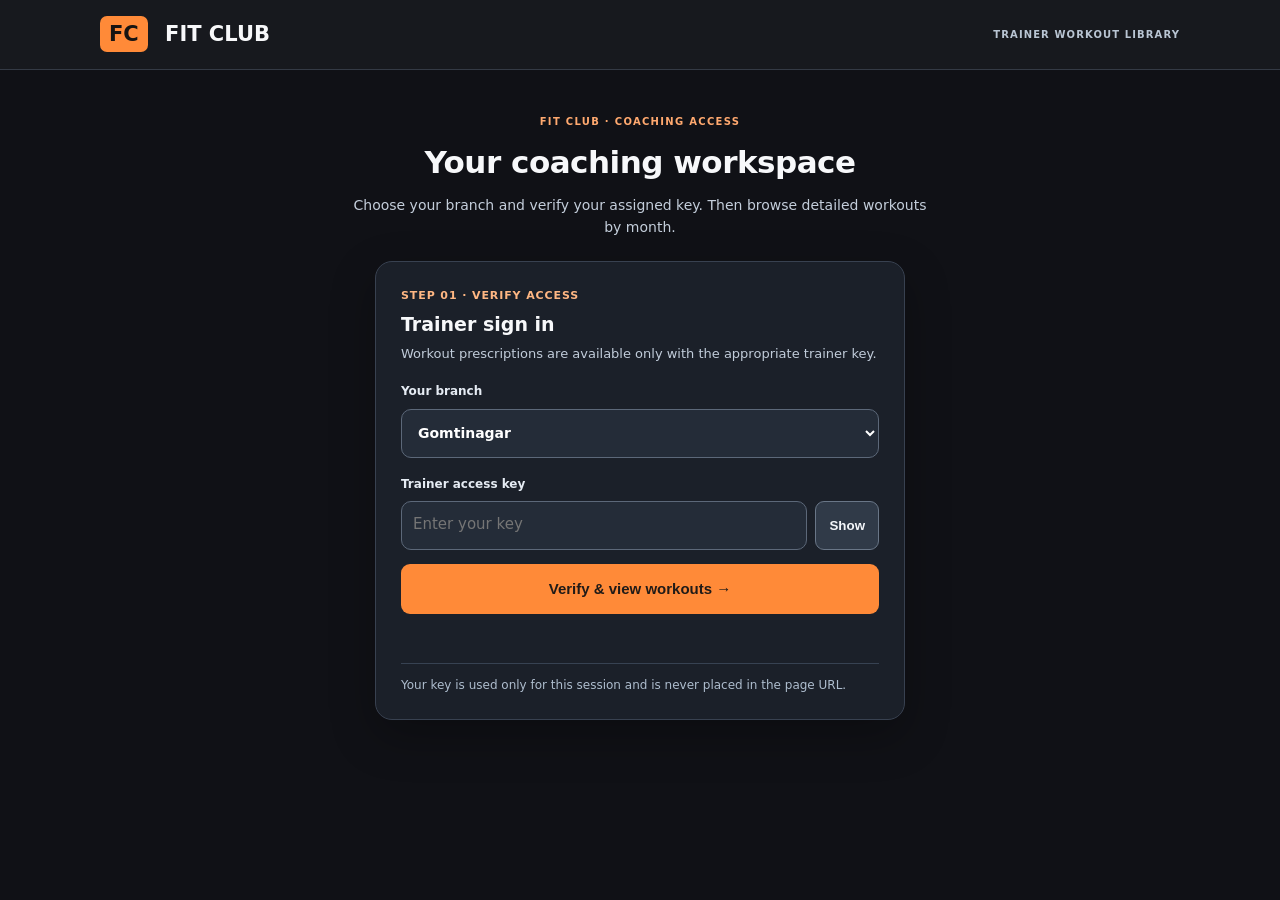
<file: trainer.html>
<!doctype html><html lang="en"><head><meta charset="utf-8"><meta name="viewport" content="width=device-width,initial-scale=1"><meta name="robots" content="noindex,nofollow,noarchive"><meta name="color-scheme" content="dark"><meta http-equiv="Content-Security-Policy" content="default-src 'none'; script-src 'unsafe-inline'; style-src 'unsafe-inline'; connect-src 'self'; frame-src 'self' about: blob:; img-src data:; object-src 'none'; base-uri 'none'; form-action 'self'"><title>Fit Club · Trainer Portal</title><style>:root{--bg:#101116;--panel:#1c2028;--line:#343a45;--accent:#ff8a38;--muted:#bcc1cd}*{box-sizing:border-box}body{margin:0;background:var(--bg);color:#f7f8fa;font:14px/1.5 system-ui,sans-serif}header{background:#17191e;border-bottom:1px solid var(--line);padding:18px max(18px,calc((100vw - 1080px)/2));font-size:21px;font-weight:800}header b{background:var(--accent);color:#171412;border-radius:7px;padding:6px 9px;margin-right:10px}.wrap{max-width:1080px;margin:0 auto;padding:20px}.controls{display:flex;gap:12px;flex-wrap:wrap;align-items:end;margin:16px 0}.controls label{display:grid;gap:5px;font-size:12px;color:#d0d5df;font-weight:750}.controls select,input{background:#22252e;color:#fff;border:1px solid #566071;border-radius:9px;padding:11px;min-height:43px;font:inherit}.controls select{min-width:175px}.panel{background:#1b2029;border:1px solid #384150;border-radius:14px;padding:18px;margin:14px 0}h1{font-size:25px;margin:3px 0}.muted{color:var(--muted)}.inline{display:flex;gap:10px;flex-wrap:wrap;align-items:center}input{min-width:240px;flex:1}button{border:0;border-radius:9px;padding:11px 16px;min-height:43px;background:var(--accent);color:#201b18;font-weight:800;cursor:pointer}button.secondary{background:#343d4c;color:#fff}button:focus-visible,select:focus-visible,input:focus-visible{outline:2px solid #ffac74;outline-offset:2px}#status{min-height:23px;color:#ffc39a}iframe{width:100%;min-height:78vh;border:1px solid #3e4653;border-radius:12px;background:#101116}#viewerBox[hidden],#accessPanel[hidden]{display:none}@media(max-width:650px){.wrap{padding:12px}h1{font-size:22px}.controls select{min-width:140px}}
/* Mobile-first trainer verification and single-scroll workout reader */
:root{--border:#414b59}
body{font-size:15px;line-height:1.55}
header{display:flex;gap:12px;align-items:center;justify-content:space-between}
.fc-header-caption{font-size:10px;font-weight:800;letter-spacing:1.1px;color:#b9c5d3}
.wrap{max-width:1080px}
.fc-login-intro{text-align:center;max-width:580px;margin:24px auto 0}
.fc-eyebrow{font-size:10px;font-weight:850;letter-spacing:1.3px;color:#ffa96f;margin:0 0 9px}
.fc-login-intro h1{font-size:clamp(24px,4vw,31px);margin:0 0 9px;letter-spacing:-.5px}
.fc-login-intro p{margin:0;color:#c4cedb;font-size:14px}
#accessPanel{max-width:530px;margin:23px auto 20px;padding:25px;border-radius:17px;box-shadow:0 16px 45px #0004}
.fc-step{font-size:11px;color:#ffb783;font-weight:850;letter-spacing:.9px;margin-bottom:7px}
.fc-panel-title{font-size:19px;line-height:1.3;margin:0}
.fc-panel-desc{font-size:13px;color:#c1ccda;margin:8px 0 18px}
.fc-field{display:flex;flex-direction:column;gap:8px;font-size:12px;font-weight:800;color:#e5ebf3}
.fc-field select{width:100%;padding:12px;min-height:49px;border:1px solid #5c6879;border-radius:10px;background:#242c38;color:#fff;font:700 14px system-ui,sans-serif}
.fc-key-field{margin-top:17px}
.fc-key-field label{display:block;font-size:12px;font-weight:800;color:#e5ebf3;margin-bottom:7px}
.fc-key-row{display:flex;gap:8px}
.fc-key-row input{flex:1;min-width:0;width:100%;min-height:49px;border:1px solid #5c6879;border-radius:10px;background:#242c38;font-size:15px}
.fc-key-row button{flex:0 0 auto;background:#303a48;border:1px solid #697687;color:#f3f6fa;min-height:49px;padding:10px 13px}
.fc-verify{width:100%;margin-top:14px;min-height:50px;font-size:15px}
.fc-private-hint{border-top:1px solid #374252;padding-top:12px;margin-top:12px;color:#aebdce;font-size:12px}
#status{font-size:13px;font-weight:700}
#viewerBox{margin-top:9px}
.fc-trainer-toolbar{position:sticky;top:0;z-index:40;background:#1b222cee;border:1px solid #4b5b6a;backdrop-filter:blur(12px);border-radius:14px;padding:14px 16px;box-shadow:0 10px 24px #0007}
.fc-trainer-toolbar-main{display:flex;justify-content:space-between;align-items:center;flex-wrap:wrap;gap:10px}
.fc-verified-badge{color:#9fd9b9;font-size:12px;font-weight:800}
.fc-toolbar-title{font-size:18px;font-weight:850;letter-spacing:-.35px}
.fc-toolbar-note{font-size:12px;color:#b9c8d6}
.fc-toolbar-actions{display:flex;align-items:end;gap:10px;flex-wrap:wrap}
.fc-toolbar-actions label{display:flex;flex-direction:column;gap:5px;font-size:11px;font-weight:800;color:#c9d3de}
.fc-toolbar-actions select{min-height:44px;min-width:185px;padding:10px;background:#26303b;border:1px solid #667486;color:#fff;border-radius:9px;font-size:14px;font-weight:750}
#lock{min-height:44px;font-size:12px;padding:10px 12px}
.fc-view-meta{display:flex;align-items:center;justify-content:space-between;gap:8px;margin:13px 0 5px;color:#c4ced8;font-size:13px}
.fc-view-meta strong{color:#f6f7fa}
#viewerStatus{color:#ffc29a;min-height:0;margin:0 0 8px;font-size:12px}
.fc-reader-frame{border:1px solid #404e60;border-radius:13px;overflow:hidden;background:#101116}
#viewer{display:block;width:100%;height:720px;min-height:0;border:0;border-radius:0;background:#101116;overflow:hidden}
.fc-back{position:fixed;bottom:calc(14px + env(safe-area-inset-bottom));right:14px;z-index:80;border:1px solid #ffb17c;background:#4d3328;color:#fff;box-shadow:0 6px 24px #000b;border-radius:999px;padding:12px 16px;font-size:12px;min-height:46px}
[hidden]{display:none!important}
@media(max-width:650px){
 header{padding:14px 13px;font-size:18px}
 header b{padding:5px 7px;margin-right:5px}
 .fc-header-caption{font-size:9px}
 .wrap{padding:12px}
 .fc-login-intro{margin:15px auto 0}
 .fc-login-intro h1{font-size:25px}
 .fc-login-intro p{font-size:13px}
 #accessPanel{padding:18px 15px;border-radius:13px;margin:17px 0}
 .fc-trainer-toolbar{top:0;padding:10px;border-radius:11px;margin:0 -2px}
 .fc-trainer-toolbar-main{gap:8px}
 .fc-toolbar-title{font-size:16px}
 .fc-toolbar-note{font-size:11px}
 .fc-toolbar-actions{width:100%;gap:7px}
 .fc-toolbar-actions label{flex:1;min-width:0}
 .fc-toolbar-actions select{min-width:0;width:100%;font-size:13px}
 #lock{min-width:100px;max-width:130px;line-height:1.15;white-space:normal}
 .fc-reader-frame{border-radius:10px;margin:0 -8px}
 .fc-view-meta{margin:11px 1px 5px}
 .fc-key-row input{font-size:16px}
}
@media(prefers-reduced-motion:reduce){*{scroll-behavior:auto!important}}
</style></head><body>
<header><div><b>FC</b> FIT CLUB</div><span class="fc-header-caption">TRAINER WORKOUT LIBRARY</span></header>
<div class="wrap">
 <div id="loginIntro" class="fc-login-intro"><div class="fc-eyebrow">FIT CLUB · COACHING ACCESS</div><h1>Your coaching workspace</h1><p>Choose your branch and verify your assigned key. Then browse detailed workouts by month.</p></div>
 <section class="panel" id="accessPanel" aria-labelledby="verifyHeading">
  <div class="fc-step">STEP 01 · VERIFY ACCESS</div><h2 class="fc-panel-title" id="verifyHeading">Trainer sign in</h2><p class="fc-panel-desc">Workout prescriptions are available only with the appropriate trainer key.</p>
  <div class="fc-field"><label for="branch">Your branch</label><select id="branch"><option value="gomtinagar">Gomtinagar</option><option value="mahanagar">Mahanagar</option></select></div>
  <form id="unlockForm"><div class="fc-key-field"><label for="key">Trainer access key</label><div class="fc-key-row"><input id="key" type="password" autocomplete="off" spellcheck="false" placeholder="Enter your key" aria-describedby="status" required><button id="toggleKey" type="button" aria-pressed="false" aria-label="Show access key">Show</button></div></div><button class="fc-verify" type="submit">Verify &amp; view workouts →</button></form>
  <p id="status" role="status" aria-live="polite"></p><div class="fc-private-hint">Your key is used only for this session and is never placed in the page URL.</div>
 </section>
 <section id="viewerBox" hidden aria-label="Trainer workout reader">
  <div class="fc-trainer-toolbar" id="trainerToolbar">
   <div class="fc-trainer-toolbar-main"><div><div class="fc-verified-badge">✓ Access verified</div><div class="fc-toolbar-title" id="verifiedBranch">Your branch</div><div class="fc-toolbar-note" id="verifiedRole">Trainer coaching view</div></div><div class="fc-toolbar-actions"><label for="month">Workout period<select id="month"><option value="2026-11">November 2026</option><option value="2026-12">December 2026</option></select></label><button class="secondary" id="lock" type="button">Lock / Change key</button></div></div>
  </div>
  <div class="fc-view-meta"><strong id="viewLabel"></strong><span>Full workout instructions</span></div>
  <p id="viewerStatus" role="status" aria-live="polite"></p>
  <div class="fc-reader-frame"><iframe id="viewer" title="Fit Club trainer detailed schedule" sandbox="allow-scripts allow-modals" referrerpolicy="no-referrer" scrolling="no"></iframe></div>
 </section>
 <button id="backToControls" class="fc-back" type="button" hidden>↑ Workout controls</button>
</div><script>(()=>{'use strict';
const $=id=>document.getElementById(id),branch=$('branch'),month=$('month'),key=$('key'),status=$('status'),viewerStatus=$('viewerStatus'),frame=$('viewer');
const roles=['master','yoga','burn_boxing','strength_recovery'];
let sessionPassword=null,sessionRole=null,serial=0;
const params=new URLSearchParams(location.search);
if(params.get('branch')==='mahanagar')branch.value='mahanagar';
if(params.get('month')==='2026-12')month.value='2026-12';
function bytes(s){const raw=atob(s);return Uint8Array.from(raw,c=>c.charCodeAt(0))}
function lock(){++serial;sessionPassword=null;sessionRole=null;frame.removeAttribute('srcdoc');frame.style.height='720px';$('viewerBox').hidden=true;$('accessPanel').hidden=false;$('loginIntro').hidden=false;$('backToControls').hidden=true;key.type='password';$('toggleKey').textContent='Show';$('toggleKey').setAttribute('aria-pressed','false');key.value='';status.textContent='';viewerStatus.textContent=''}
function url(){const p=new URLSearchParams();if(branch.value!=='gomtinagar')p.set('branch',branch.value);if(month.value!=='2026-11')p.set('month',month.value);history.replaceState(null,'',location.pathname+(p.size?'?'+p:''))}
branch.addEventListener('change',()=>{lock();url()});
$('lock').addEventListener('click',()=>{lock();key.focus()});
async function decrypt(item,password){const km=await crypto.subtle.importKey('raw',new TextEncoder().encode(password),'PBKDF2',false,['deriveKey']);const k=await crypto.subtle.deriveKey({name:'PBKDF2',salt:bytes(item.salt),iterations:item.iterations,hash:'SHA-256'},km,{name:'AES-GCM',length:256},false,['decrypt']);const dec=await crypto.subtle.decrypt({name:'AES-GCM',iv:bytes(item.iv),additionalData:new TextEncoder().encode(item.aad),tagLength:128},k,bytes(item.data));return await new Response(new Blob([dec]).stream().pipeThrough(new DecompressionStream('deflate'))).text()}
async function fetchSchedule(b,m){const resp=await fetch('./trainer-data/'+b+'-'+m+'.json',{cache:'no-store'});if(!resp.ok)throw Error(resp.status===404?'Trainer schedule is not published for this period.':'Unable to load encrypted trainer schedule.');const data=await resp.json();if(data.branch!==b||data.month!==m)throw Error('Schedule identity mismatch.');return data}
function validate(html,b,m){return html.includes('Fit Club · Trainer · '+(b==='gomtinagar'?'Gomtinagar':'Mahanagar')+' · '+m)&&html.includes('data-date')}

function enhanceSchedule(html){
 const style='<style id="fitclub-mobile-reader-style">@media(max-width:650px){html,body{overflow-x:hidden!important}.container{padding:12px!important;max-width:100%!important}.headinner{padding:12px!important}.hero h1{font-size:21px!important}.controls{gap:8px!important;margin:12px 0!important}.controls select,.controls input{min-width:0!important;font-size:16px!important;min-height:44px!important}.dayHead{font-size:15px!important}.item{padding:13px 12px!important}.item .title{font-size:17px!important}.item .part{padding:11px!important;line-height:1.6!important}.item li{line-height:1.6!important;margin:3px 0!important}.fc-week-btn{min-height:44px!important}.fc-weekly-navigation{padding:12px!important}}@media(min-width:651px){.container{max-width:100%!important;padding:16px!important}}</style>';
 const detailsStyle="<style id=\"fitclub-collapsible-prescriptions\">/* Mobile-first collapsible trainer prescriptions */\n#sessions>.day>article.item{border:1px solid #414956;border-radius:14px;background:#1c222c;padding:15px 16px;margin:12px 0;overflow:visible}\n#sessions>.day>article.item>.row{gap:8px 12px}\n#sessions>.day>article.item .title{letter-spacing:-.25px}\n.fc-trainer-preview{display:-webkit-box;-webkit-box-orient:vertical;-webkit-line-clamp:2;line-clamp:2;overflow:hidden;color:#c5d0dc;font-size:13px;line-height:1.55;margin:9px 0 7px}\n.fc-trainer-details{border-top:1px solid #414b59;margin-top:12px;padding-top:3px}\n.fc-trainer-details>summary{list-style:none;min-height:47px;display:flex;align-items:center;justify-content:space-between;gap:12px;padding:12px 3px;color:#ffbb8a;font-size:13px;font-weight:800;cursor:pointer;touch-action:manipulation}\n.fc-trainer-details>summary::-webkit-details-marker{display:none}\n.fc-trainer-details>summary:focus-visible{outline:2px solid #ffa96a;outline-offset:2px;border-radius:7px}\n.fc-trainer-chevron{font-size:20px;line-height:1;transition:transform .16s ease}\n.fc-trainer-details[open] .fc-trainer-chevron{transform:rotate(180deg)}\n.fc-trainer-details[open]{padding-bottom:4px}\n.fc-trainer-details>.desc{color:#e9edf5;line-height:1.65;margin:7px 0 11px}\n.fc-trainer-details>.part{background:#202834;border-color:#3c495a;margin:10px 0}\n.fc-trainer-details>.notes{margin-top:12px}\n@media(max-width:650px){#sessions>.day>article.item{padding:13px 12px;margin:10px 0}#sessions>.day>article.item .title{font-size:17px}.fc-trainer-preview{font-size:12.5px}.fc-trainer-details>summary{min-height:48px;font-size:13px}}\n@media(prefers-reduced-motion:reduce){.fc-trainer-chevron{transition:none}}\n</style>";
 const bridge='<script>(function(){const cards=document.querySelectorAll("#sessions > section.day > article.item");cards.forEach(card=>{const nodes=Array.from(card.children).filter(el=>!el.classList.contains("row")&&!el.classList.contains("pills"));if(!nodes.length)return;const description=nodes.find(el=>el.matches("p.desc"))||card.querySelector(".part .desc");if(description){const preview=document.createElement("p");preview.className="fc-trainer-preview";preview.textContent=description.textContent.trim();if(preview.textContent)card.insertBefore(preview,nodes[0])}const details=document.createElement("details");details.className="fc-trainer-details";const summary=document.createElement("summary");const label=document.createElement("span");label.textContent="View detailed workout";const chevron=document.createElement("span");chevron.className="fc-trainer-chevron";chevron.setAttribute("aria-hidden","true");chevron.textContent="⌄";summary.append(label,chevron);details.appendChild(summary);card.insertBefore(details,nodes[0]);nodes.forEach(node=>details.appendChild(node));details.addEventListener("toggle",()=>{label.textContent=details.open?"Hide detailed workout":"View detailed workout"})});let last=0;function measure(){const root=document.documentElement,body=document.body;if(!body)return;const height=Math.max(root.scrollHeight,body.scrollHeight,root.offsetHeight,body.offsetHeight);if(Math.abs(height-last)>6){last=height;parent.postMessage({type:"fitclub-trainer-reader-height",height:height},"*")}}window.addEventListener("load",measure);window.addEventListener("resize",measure);document.addEventListener("click",()=>setTimeout(measure,90),true);document.addEventListener("change",()=>setTimeout(measure,90),true);if(window.ResizeObserver)new ResizeObserver(measure).observe(document.body);setTimeout(measure,120);setTimeout(measure,700)})();<\/script>';
 return html.replace('</head>',style+detailsStyle+'</head>').replace('</body>',bridge+'</body>');
}
window.addEventListener('message',event=>{if(event.source!==frame.contentWindow||!event.data||event.data.type!=='fitclub-trainer-reader-height'||$('viewerBox').hidden)return;const h=Number(event.data.height);if(Number.isFinite(h)&&h>=250&&h<=200000&&Math.abs(frame.getBoundingClientRect().height-h)>7)frame.style.height=(h+10)+'px'});
$('toggleKey').addEventListener('click',()=>{const show=key.type==='password';key.type=show?'text':'password';$('toggleKey').textContent=show?'Hide':'Show';$('toggleKey').setAttribute('aria-pressed',String(show));$('toggleKey').setAttribute('aria-label',show?'Hide access key':'Show access key')});
$('backToControls').addEventListener('click',()=>$('trainerToolbar').scrollIntoView({behavior:'smooth',block:'start'}));
window.addEventListener('scroll',()=>{$('backToControls').hidden=$('viewerBox').hidden||window.scrollY<650},{passive:true});
async function loadPeriod(){const v=++serial,b=branch.value,m=month.value,password=sessionPassword,role=sessionRole;if(!password||!role)return;viewerStatus.textContent='Loading '+(m==='2026-11'?'November':'December')+' workouts…';month.disabled=true;frame.removeAttribute('srcdoc');frame.style.height='720px';try{const data=await fetchSchedule(b,m);const html=await decrypt(data.payloads[role],password);if(!validate(html,b,m))throw Error('Workout content did not pass validation.');if(v!==serial)return;frame.srcdoc=enhanceSchedule(html);$('viewLabel').textContent=(b==='mahanagar'?'Mahanagar':'Gomtinagar')+' · '+(m==='2026-11'?'November':'December')+' 2026 · '+role.replaceAll('_',' / ');viewerStatus.textContent='';url()}catch(err){if(v===serial){viewerStatus.textContent=err.message||'Unable to load this period.';}}finally{if(v===serial)month.disabled=false}}
month.addEventListener('change',loadPeriod);
$('unlockForm').addEventListener('submit',async e=>{e.preventDefault();const v=++serial,b=branch.value,password=key.value;status.textContent='Verifying trainer key…';try{if(!crypto?.subtle||typeof DecompressionStream==='undefined')throw Error('Use an updated HTTPS browser.');const data=await fetchSchedule(b,'2026-11');let role=null;for(const name of roles){try{const html=await decrypt(data.payloads[name],password);if(validate(html,b,'2026-11')){role=name;break}}catch(err){if(err?.name==='NotSupportedError')throw err}}if(v!==serial)return;if(!role)throw Error('Access key not recognised for this branch.');sessionPassword=password;sessionRole=role;key.value='';key.type='password';status.textContent='';$('accessPanel').hidden=true;$('loginIntro').hidden=true;$('viewerBox').hidden=false;$('verifiedBranch').textContent=b==='mahanagar'?'Mahanagar':'Gomtinagar';$('verifiedRole').textContent=role.replaceAll('_',' / ')+' · coaching access';await loadPeriod()}catch(err){if(v===serial){status.textContent=err.message||'Unable to verify key.';key.value='';key.focus()}}});
})();</script></body></html>
</file>
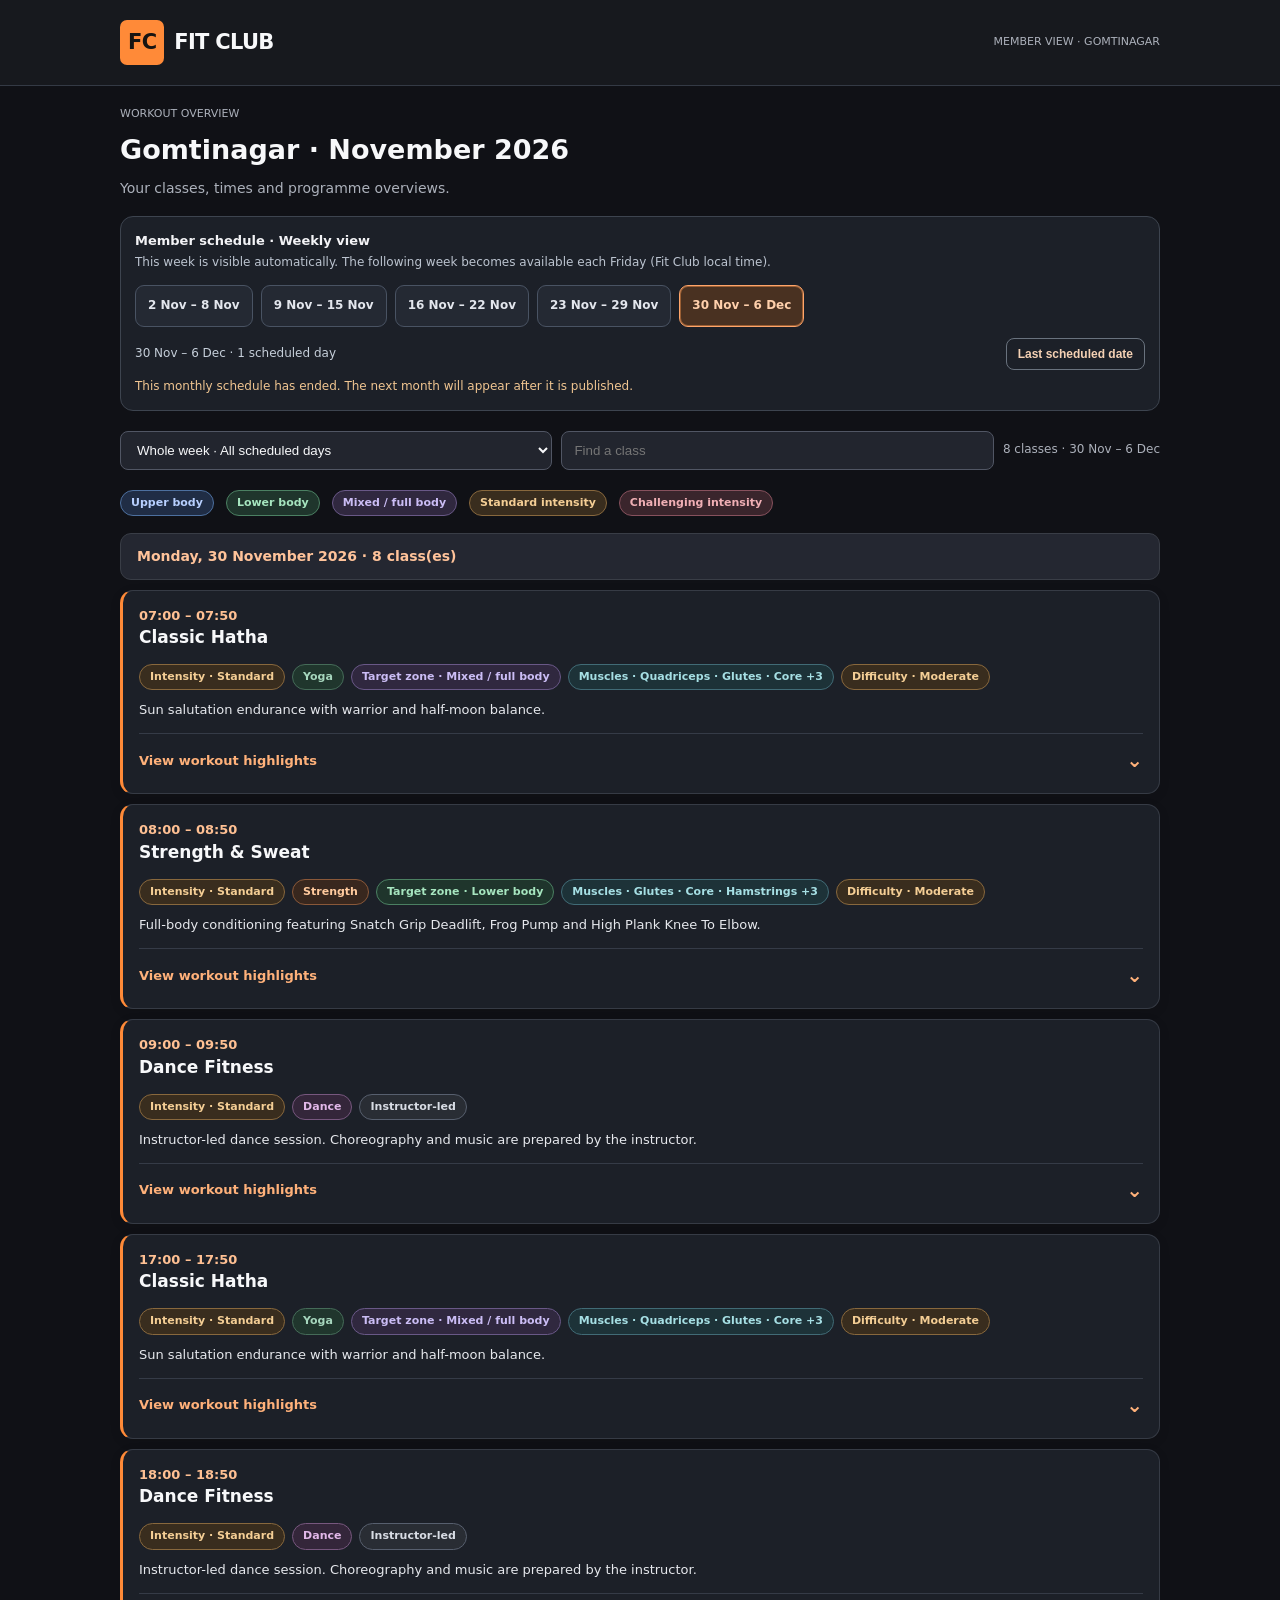
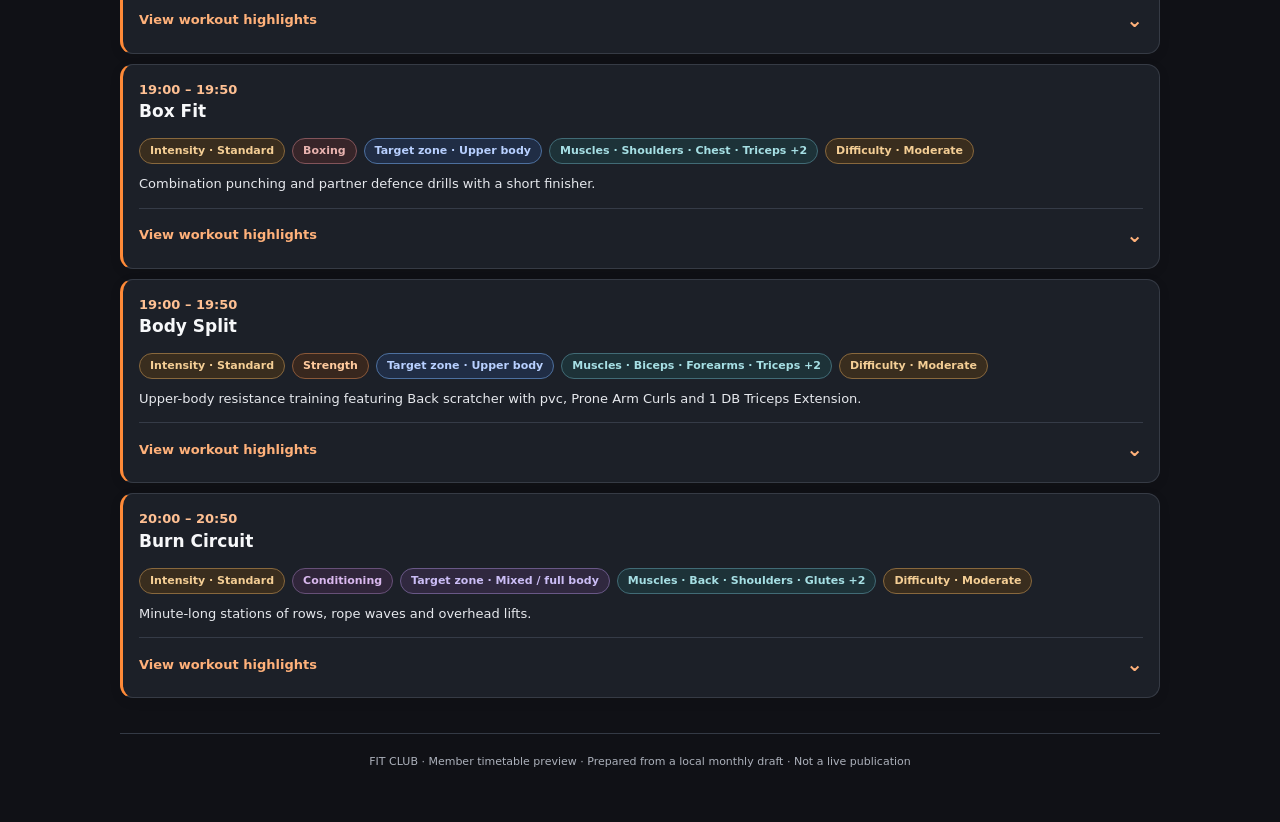
<file: months/gomtinagar/2026-11.html>
<!doctype html>
<html lang="en"><head><meta charset="utf-8"><meta name="viewport" content="width=device-width,initial-scale=1"><meta name="color-scheme" content="dark"><title>Fit Club · Member · Gomtinagar · 2026-11</title><style>:root{--bg:#101116;--panel:#1c2028;--line:#343a45;--muted:#acb1bb;--accent:#ff8a38;--txt:#f7f8fa;--warn:#f4c07b}*{box-sizing:border-box}body{font:14px/1.48 system-ui,-apple-system,Segoe UI,sans-serif;background:var(--bg);color:var(--txt);margin:0}.container{max-width:1080px;margin:auto;padding:20px}.head{border-bottom:1px solid var(--line);background:#17191e}.headinner{max-width:1080px;margin:auto;padding:20px;display:flex;align-items:center;justify-content:space-between;flex-wrap:wrap;gap:15px}.brand{font-size:21px;letter-spacing:-.7px;font-weight:850}.mark{display:inline-flex;background:var(--accent);color:#171412;border-radius:7px;padding:7px 8px;margin-right:10px}.tiny{font-size:11px;color:var(--muted)}.hero h1{font-size:27px;margin:8px 0}.hero p{color:var(--muted);margin:0}.controls{display:flex;gap:9px;flex-wrap:wrap;align-items:center;margin:20px 0}.controls select,.controls input{background:#22252e;border:1px solid #515664;border-radius:8px;padding:9px 12px;color:var(--txt);min-height:39px;flex:1;min-width:180px}.count{font-size:12px;color:var(--muted)}.day{border:1px solid var(--line);border-radius:12px;margin:17px 0;overflow:hidden;background:#16191f}.dayHead{font-size:14px;font-weight:750;padding:12px 16px;background:#292d36;border-bottom:1px solid var(--line)}.item{padding:16px;border-bottom:1px solid #343943}.item:last-child{border-bottom:0}.row{display:flex;align-items:flex-start;justify-content:space-between;flex-wrap:wrap;gap:9px}.title{font-size:17px;font-weight:760;margin:0 0 4px}.time{color:#ffc093;font-size:13px;font-weight:750}.dim{color:var(--muted);font-size:12px}.pills{display:flex;flex-wrap:wrap;gap:6px;margin:9px 0}.pill{font-size:11px;border:1px solid #505968;border-radius:999px;padding:4px 8px;color:#d1d4db}.pills .pill.main{border-color:#935935;color:#ffc6a0;background:#36261e}.desc{font-size:13px;color:#e8eaf0;margin:9px 0}.warning{color:#f6cd94;font-size:12px}.part{background:#20242d;border:1px solid #373c48;border-radius:10px;padding:11px;margin:10px 0}.part h4{margin:0 0 6px;font-size:12px;text-transform:uppercase;letter-spacing:.7px;color:#ffbd8e}.part ul{margin:0;padding-left:21px}.part li{padding:2px 0}.notes{font-size:12px;color:#d7d9df;border-top:1px solid var(--line);margin-top:12px;padding-top:9px}.notes ol{padding-left:20px}.notes li{margin:3px 0;white-space:pre-wrap}summary{cursor:pointer;color:#ffc493;font-weight:650}.empty{padding:36px;text-align:center;color:var(--muted);border:1px dashed var(--line);border-radius:10px}.foot{border-top:1px solid var(--line);padding:20px;text-align:center;font-size:11px;color:var(--muted);margin-top:35px}[hidden]{display:none!important}@media(max-width:650px){.container{padding:12px}.headinner{padding:12px}.hero h1{font-size:22px}.item{padding:12px}}
/* Dark individual card presentation, without tinting the entire card */
.day {background:transparent;border:0;overflow:visible}
.dayHead {border:1px solid #393d46;border-radius:11px;background:#242731;color:#ffc39a;margin-bottom:10px}
.item {border:1px solid #363b45;border-radius:13px;background:#1c2028;margin:10px 0;padding:15px 16px;box-shadow:0 3px 12px #00000016}
.item:last-child {border-bottom:1px solid #363b45}
.item.member-item {border-left:3px solid #ff8a38}
.item .row {gap:6px 12px}
.item .pills {display:flex;flex-wrap:wrap;gap:7px;margin:10px 0 5px;align-items:center}
.pill.fc-chip {display:inline-flex;align-items:center;gap:5px;padding:5px 10px;border-radius:999px;font-size:11px;font-weight:700;line-height:1.3;white-space:normal;border-width:1px;border-style:solid}
.fc-chip.fc-strength {color:#ffca9e;background:#38271e;border-color:#8a5839}
.fc-chip.fc-cardio {color:#d9b8ee;background:#30253a;border-color:#675078}
.fc-chip.fc-boxing {color:#e8b3af;background:#372529;border-color:#83545a}
.fc-chip.fc-yoga {color:#a6d6bd;background:#20362d;border-color:#456b58}
.fc-chip.fc-dance {color:#e2b8e9;background:#34263a;border-color:#77577e}
.fc-chip.fc-recovery {color:#a9d8c7;background:#203630;border-color:#497264}
.fc-chip.fc-general {color:#d0d5dd;background:#292d34;border-color:#5b626e}
.fc-chip.fc-zone-upper {color:#b8d0ff;background:#202d45;border-color:#4d709f}
.fc-chip.fc-zone-lower {color:#a6e5bf;background:#1f352c;border-color:#4b8062}
.fc-chip.fc-zone-mixed {color:#cbbdf5;background:#30283f;border-color:#695887}
.fc-chip.fc-effort-reduced,.fc-chip.fc-diff-easy {color:#a6e5bf;background:#1f352c;border-color:#4b8062}
.fc-chip.fc-effort-standard,.fc-chip.fc-diff-moderate {color:#f4ce95;background:#392d1e;border-color:#88683d}
.fc-chip.fc-effort-challenging,.fc-chip.fc-diff-hard {color:#f0afb5;background:#3a252c;border-color:#87515d}
.fc-chip.fc-muscles {color:#a6dfe4;background:#1d3238;border-color:#416b76}
.fc-chip.fc-neutral {color:#d8dce4;background:#292d34;border-color:#575f6e}
.fc-legend {display:flex;flex-wrap:wrap;gap:7px 12px;align-items:center;margin:12px 0 17px;font-size:11px;color:#b9bec9}
.fc-legend .pill {font-weight:650}
.fc-member-summary {margin:10px 0 3px;line-height:1.55;color:#e6e8ed;font-size:13px}
@media(max-width:650px){.item{padding:13px 12px}.pill.fc-chip{font-size:10.5px;padding:5px 8px}.fc-legend{gap:6px}}

/* Expandable WOD highlights: Member-facing, no trainer prescriptions. */
.fc-highlights{border-top:1px solid #353b47;margin-top:13px;padding-top:8px}
.fc-highlights summary{cursor:pointer;list-style:none;color:#ffb17a;font-size:13px;font-weight:750;padding:8px 0;display:flex;justify-content:space-between;align-items:center;gap:12px;user-select:none}
.fc-highlights summary::-webkit-details-marker{display:none}
.fc-highlights summary:focus-visible{outline:2px solid #ff8a38;outline-offset:3px;border-radius:4px}
.fc-hl-chevron{font-size:20px;line-height:1;transition:transform .15s ease}
.fc-highlights[open] .fc-hl-chevron{transform:rotate(180deg)}
.fc-hl-content{background:#151a21;border:1px solid #303743;border-radius:10px;padding:12px 14px;margin:4px 0 2px;color:#d9e0e9;font-size:13px;line-height:1.55}
.fc-hl-content ul{margin:8px 0 2px;padding-left:19px}
.fc-hl-content li+li{margin-top:7px}
.fc-hl-focus{margin:0 0 9px;color:#e9edf3}
.fc-hl-focus strong{color:#ffb17a}
@media (prefers-reduced-motion:reduce){.fc-hl-chevron{transition:none}}

/* FIT CLUB: automatic weekly schedule navigation */
.fc-weekly-navigation{margin:17px 0 13px;background:#1c2028;border:1px solid #3d444f;border-radius:13px;padding:14px}
.fc-week-heading{font-size:13px;font-weight:800;color:#f3f3f6;margin:0 0 3px}
.fc-week-explainer{font-size:12px;color:#bcc4d0;margin:0 0 13px;line-height:1.55}
.fc-week-buttons{display:flex;flex-wrap:wrap;gap:8px;margin-bottom:11px}
.fc-week-btn{border:1px solid #495363;background:#242933;color:#e3e6ed;border-radius:9px;font:700 12px/1.45 system-ui,sans-serif;padding:9px 12px;cursor:pointer;min-height:42px}
.fc-week-btn:hover{border-color:#ee9554;color:#fff}
.fc-week-btn[aria-pressed="true"]{background:#493121;border-color:#ffa56a;color:#ffd0ac;box-shadow:inset 0 0 0 1px #9b5f34}
.fc-week-btn:focus-visible,.fc-today-btn:focus-visible{outline:2px solid #ff9f5e;outline-offset:2px}
.fc-week-meta{display:flex;justify-content:space-between;gap:10px;flex-wrap:wrap;align-items:center;color:#c6cfda;font-size:12px}
.fc-today-btn{background:transparent;border:1px solid #69727e;color:#f5d1b4;border-radius:8px;font-size:12px;font-weight:750;padding:8px 11px;cursor:pointer}
.fc-week-advice{font-size:12px;color:#f0c591;margin:8px 0 0}
.day.fc-spotlight .dayHead{border-color:#eb9454;box-shadow:inset 3px 0 #ff9448;background:#38312d}
.day.fc-spotlight .dayHead:after{content:' · Today';color:#ffd2b1;font-size:11px;text-transform:uppercase;letter-spacing:.4px}
.day.fc-prestart .dayHead:after{content:' · First scheduled date';color:#ffd2b1;font-size:11px}
.controls{align-items:center}
#daySelect{min-width:190px}
.fc-hidden-empty{padding:22px;border:1px dashed #515a65;border-radius:11px;color:#c8ced6;margin:14px 0}
@media(max-width:650px){.fc-weekly-navigation{padding:12px}.fc-week-buttons{flex-wrap:nowrap;overflow-x:auto;scrollbar-width:thin;padding-bottom:4px}.fc-week-btn{flex-shrink:0}.fc-week-meta{flex-direction:column;align-items:flex-start}.fc-today-btn{width:100%}}
</style><style id="fc-ops-v02-style">.fc-ops-banner{margin:10px 0 7px;padding:11px 12px;border-radius:9px;border:1px solid #b56f3c;background:#30251e;color:#ffe3c8;font-size:13px;font-weight:700;line-height:1.5}.fc-ops-banner.cancelled{border-color:#b6676b;background:#391f23;color:#ffd6d8}.fc-ops-cancelled{border-left:4px solid #ed8585!important}.fc-ops-label{display:inline-block;font-weight:900;font-size:11px;letter-spacing:.65px;margin-right:8px}.fc-ops-banner p{color:inherit;margin:5px 0 0;font-size:12px}</style><style id="fc-cancellation-display-v3">
/* Fit Club member cancellation display v3: visual only; original session data unchanged */
article.fc-ops-cancelled{background:#1f2028;border:1px solid #65454e!important;border-left:3px solid #e98c99!important;position:relative;padding:16px 18px;box-shadow:none}
article.fc-ops-cancelled>.row{display:flex;gap:9px 16px;align-items:flex-start;justify-content:space-between}
article.fc-ops-cancelled .time{color:#f8b68a}
article.fc-ops-cancelled .title{color:#f9fafb}
.fc-cancel-badge{display:inline-flex;gap:6px;align-items:center;flex-shrink:0;border-radius:7px;background:#48282f;border:1px solid #945b68;color:#ffd7de;font:800 11px/1.4 system-ui,sans-serif;letter-spacing:.65px;padding:6px 10px}
.fc-cancel-notice{margin-top:13px;background:#30252d;border:1px solid #694550;border-radius:10px;padding:12px 14px;color:#ffe1e5}
.fc-cancel-message{display:flex;gap:10px;align-items:center;font-size:14px;font-weight:740;line-height:1.5}
.fc-cancel-symbol{color:#ffb9c2;font-size:18px;line-height:1}
.fc-cancel-reason{color:#efc9cf;font-size:13px;line-height:1.5;margin:8px 0 0 28px;overflow-wrap:anywhere}
.fc-cancel-reason strong{color:#ffdbe0}
.fc-all-cancelled{border:1px solid #8d5963;border-radius:12px;background:#30252d;padding:14px 16px;color:#ffe4e8;margin:9px 0 12px}
.fc-all-cancelled strong{display:block;font-size:15px;margin-bottom:4px}
.fc-all-cancelled span{font-size:13px;color:#edd0d5}
.fc-cancelled-day-list{border:1px solid #51414b;background:#1a1d24;border-radius:11px;padding:0 12px;margin-bottom:12px}
.fc-cancelled-day-list>summary{list-style:none;cursor:pointer;color:#ffc6ce;font-size:13px;font-weight:750;padding:13px 6px;display:flex;align-items:center;justify-content:space-between}
.fc-cancelled-day-list>summary::-webkit-details-marker{display:none}
.fc-cancelled-day-list>summary:after{content:'⌄';font-size:18px;line-height:1}
.fc-cancelled-day-list[open]>summary:after{transform:rotate(180deg)}
.fc-cancelled-day-list>summary:focus-visible{outline:2px solid #ffc6ce;outline-offset:2px}
.fc-cancelled-day-items{padding-bottom:3px}
.fc-cancelled-day-items>.item{margin:8px 0}
@media(max-width:650px){
 article.fc-ops-cancelled{padding:13px}
 .fc-cancel-badge{font-size:10px;padding:5px 8px}
 .fc-cancel-message{font-size:13px}
 .fc-cancel-reason{margin-left:0}
 .fc-all-cancelled{padding:12px}
}
</style></head><body><header class="head"><div class="headinner"><div class="brand"><span class="mark">FC</span>FIT CLUB</div><div class="tiny">MEMBER VIEW · GOMTINAGAR</div></div></header><main class="container"><div class="hero"><div class="tiny">WORKOUT OVERVIEW</div><h1>Gomtinagar · November 2026</h1><p>Your classes, times and programme overviews.</p></div><div class="controls"><select id="daySelect"><option value="">All class days</option><option value="2026-11-02">02 Nov 2026 · Mon</option><option value="2026-11-03">03 Nov 2026 · Tue</option><option value="2026-11-04">04 Nov 2026 · Wed</option><option value="2026-11-05">05 Nov 2026 · Thu</option><option value="2026-11-06">06 Nov 2026 · Fri</option><option value="2026-11-07">07 Nov 2026 · Sat</option><option value="2026-11-09">09 Nov 2026 · Mon</option><option value="2026-11-10">10 Nov 2026 · Tue</option><option value="2026-11-11">11 Nov 2026 · Wed</option><option value="2026-11-12">12 Nov 2026 · Thu</option><option value="2026-11-13">13 Nov 2026 · Fri</option><option value="2026-11-14">14 Nov 2026 · Sat</option><option value="2026-11-16">16 Nov 2026 · Mon</option><option value="2026-11-17">17 Nov 2026 · Tue</option><option value="2026-11-18">18 Nov 2026 · Wed</option><option value="2026-11-19">19 Nov 2026 · Thu</option><option value="2026-11-20">20 Nov 2026 · Fri</option><option value="2026-11-21">21 Nov 2026 · Sat</option><option value="2026-11-23">23 Nov 2026 · Mon</option><option value="2026-11-24">24 Nov 2026 · Tue</option><option value="2026-11-25">25 Nov 2026 · Wed</option><option value="2026-11-26">26 Nov 2026 · Thu</option><option value="2026-11-27">27 Nov 2026 · Fri</option><option value="2026-11-28">28 Nov 2026 · Sat</option><option value="2026-11-30">30 Nov 2026 · Mon</option></select><input type="search" id="searchInput" placeholder="Find a class"><div class="count" id="count">204 classes</div></div><div class="fc-legend" aria-label="Color legend"><span class="pill fc-chip fc-zone-upper">Upper body</span><span class="pill fc-chip fc-zone-lower">Lower body</span><span class="pill fc-chip fc-zone-mixed">Mixed / full body</span><span class="pill fc-chip fc-effort-standard">Standard intensity</span><span class="pill fc-chip fc-effort-challenging">Challenging intensity</span></div><div id="sessions"><section class="day" data-group="2026-11-02"><div class="dayHead">Monday, 02 November 2026 · 8 class(es)</div><article class="item member-item" data-date="2026-11-02" data-search="classic hatha 07:00 scheduled"><div class="row"><div><div class="time">07:00 – 07:50</div><h3 class="title">Classic Hatha</h3></div></div><div class="pills"><span class="pill fc-chip fc-effort-standard">Intensity · Standard</span><span class="pill fc-chip fc-yoga">Yoga</span><span class="pill fc-chip fc-zone-mixed">Target zone · Mixed / full body</span><span class="pill fc-chip fc-muscles" title="Hamstrings, Hip Flexors, Back, Glutes, Adductors, Obliques">Muscles · Hamstrings · Hip Flexors · Back +3</span><span class="pill fc-chip fc-diff-moderate" title="Library rating may be provisional">Difficulty · Moderate</span></div><p class="fc-member-summary">Twists, hip openers and hamstring stretches.</p><details class="fc-highlights"><summary>View workout highlights <span class="fc-hl-chevron" aria-hidden="true">⌄</span></summary><div class="fc-hl-content"><p class="fc-hl-focus"><strong>Focus:</strong> Twisting, hip-opening and hamstring flexibility</p><ul><li>Opening ritual and warm-up</li><li>Surya Namaskar block</li><li>Main asana practice</li><li>Pranayama, Savasana and closing</li></ul></div></details></article><article class="item member-item" data-date="2026-11-02" data-search="strength &amp; sweat 08:00 scheduled"><div class="row"><div><div class="time">08:00 – 08:50</div><h3 class="title">Strength &amp; Sweat</h3></div></div><div class="pills"><span class="pill fc-chip fc-effort-standard">Intensity · Standard</span><span class="pill fc-chip fc-strength">Strength</span><span class="pill fc-chip fc-zone-mixed">Target zone · Mixed / full body</span><span class="pill fc-chip fc-muscles" title="Core, Obliques, Hip Flexors">Muscles · Core · Obliques · Hip Flexors</span><span class="pill fc-chip fc-diff-easy" title="Library rating may be provisional">Difficulty · Easy</span></div><p class="fc-member-summary">Full-body conditioning featuring Barbell Clean Grip High Pull, Barbell Hang Power Clean and BB Front rack march.</p><details class="fc-highlights"><summary>View workout highlights <span class="fc-hl-chevron" aria-hidden="true">⌄</span></summary><div class="fc-hl-content"><p class="fc-hl-focus"><strong>Focus:</strong> Full-body conditioning</p><ul><li>Warm-up movements: Butt kicks, Deltoid circles</li><li>Warm-up movements: 1-ARM DB Upright Row, BP Halos, Cat camel</li><li>Main movement sequence: Barbell Clean Grip High Pull, Barbell Hang Power Clean, BB Front rack march and more</li><li>Additional movements: Side plank, Kettlebell Woodchops</li><li>Cooldown: Supine twist pose, Child's pose, Standing Straddle and more</li></ul></div></details></article><article class="item member-item" data-date="2026-11-02" data-search="dance fitness 09:00 scheduled"><div class="row"><div><div class="time">09:00 – 09:50</div><h3 class="title">Dance Fitness</h3></div></div><div class="pills"><span class="pill fc-chip fc-effort-standard">Intensity · Standard</span><span class="pill fc-chip fc-dance">Dance</span><span class="pill fc-chip fc-neutral">Instructor-led</span></div><p class="fc-member-summary">Instructor-led dance session. Choreography and music are prepared by the instructor.</p><details class="fc-highlights"><summary>View workout highlights <span class="fc-hl-chevron" aria-hidden="true">⌄</span></summary><div class="fc-hl-content"><ul><li>Instructor-led dance fitness session</li><li>Music and choreography are selected by the instructor; a detailed movement sequence is not available in the source workout library.</li></ul></div></details></article><article class="item member-item" data-date="2026-11-02" data-search="classic hatha 17:00 scheduled"><div class="row"><div><div class="time">17:00 – 17:50</div><h3 class="title">Classic Hatha</h3></div></div><div class="pills"><span class="pill fc-chip fc-effort-standard">Intensity · Standard</span><span class="pill fc-chip fc-yoga">Yoga</span><span class="pill fc-chip fc-zone-mixed">Target zone · Mixed / full body</span><span class="pill fc-chip fc-muscles" title="Hamstrings, Hip Flexors, Back, Glutes, Adductors, Obliques">Muscles · Hamstrings · Hip Flexors · Back +3</span><span class="pill fc-chip fc-diff-moderate" title="Library rating may be provisional">Difficulty · Moderate</span></div><p class="fc-member-summary">Twists, hip openers and hamstring stretches.</p><details class="fc-highlights"><summary>View workout highlights <span class="fc-hl-chevron" aria-hidden="true">⌄</span></summary><div class="fc-hl-content"><p class="fc-hl-focus"><strong>Focus:</strong> Twisting, hip-opening and hamstring flexibility</p><ul><li>Opening ritual and warm-up</li><li>Surya Namaskar block</li><li>Main asana practice</li><li>Pranayama, Savasana and closing</li></ul></div></details></article><article class="item member-item" data-date="2026-11-02" data-search="dance fitness 18:00 scheduled"><div class="row"><div><div class="time">18:00 – 18:50</div><h3 class="title">Dance Fitness</h3></div></div><div class="pills"><span class="pill fc-chip fc-effort-standard">Intensity · Standard</span><span class="pill fc-chip fc-dance">Dance</span><span class="pill fc-chip fc-neutral">Instructor-led</span></div><p class="fc-member-summary">Instructor-led dance session. Choreography and music are prepared by the instructor.</p><details class="fc-highlights"><summary>View workout highlights <span class="fc-hl-chevron" aria-hidden="true">⌄</span></summary><div class="fc-hl-content"><ul><li>Instructor-led dance fitness session</li><li>Music and choreography are selected by the instructor; a detailed movement sequence is not available in the source workout library.</li></ul></div></details></article><article class="item member-item" data-date="2026-11-02" data-search="box fit 19:00 scheduled"><div class="row"><div><div class="time">19:00 – 19:50</div><h3 class="title">Box Fit</h3></div></div><div class="pills"><span class="pill fc-chip fc-effort-standard">Intensity · Standard</span><span class="pill fc-chip fc-boxing">Boxing</span><span class="pill fc-chip fc-zone-upper">Target zone · Upper body</span><span class="pill fc-chip fc-muscles" title="Shoulders, Chest, Triceps, Core, Obliques, Quadriceps">Muscles · Shoulders · Chest · Triceps +3</span><span class="pill fc-chip fc-diff-moderate" title="Library rating may be provisional">Difficulty · Moderate</span></div><p class="fc-member-summary">Footwork and punch combinations followed by a partner med-ball finisher.</p><details class="fc-highlights"><summary>View workout highlights <span class="fc-hl-chevron" aria-hidden="true">⌄</span></summary><div class="fc-hl-content"><p class="fc-hl-focus"><strong>Focus:</strong> Punch combinations with stance changes</p><ul><li>Mobility and footwork warm-up</li><li>Bag and floor combination sets</li><li>Partner med-ball finisher</li></ul></div></details></article><article class="item member-item" data-date="2026-11-02" data-search="body split 19:00 scheduled"><div class="row"><div><div class="time">19:00 – 19:50</div><h3 class="title">Body Split</h3></div></div><div class="pills"><span class="pill fc-chip fc-effort-standard">Intensity · Standard</span><span class="pill fc-chip fc-strength">Strength</span><span class="pill fc-chip fc-zone-upper">Target zone · Upper body</span><span class="pill fc-chip fc-muscles" title="Biceps, Back, Shoulders, Forearms">Muscles · Biceps · Back · Shoulders +1</span><span class="pill fc-chip fc-diff-moderate" title="Library rating may be provisional">Difficulty · Moderate</span></div><p class="fc-member-summary">Upper-body resistance training featuring Quadruped Torso Rotation, Arm Renegade Rows and Barbell Bent Over Rows.</p><details class="fc-highlights"><summary>View workout highlights <span class="fc-hl-chevron" aria-hidden="true">⌄</span></summary><div class="fc-hl-content"><p class="fc-hl-focus"><strong>Focus:</strong> Upper-body resistance training</p><ul><li>Opening movements: High knees, Bird dog</li><li>Movement preparation: High plank reach, Bent Over W's</li><li>Main movement sequence: Quadruped Torso Rotation, Arm Renegade Rows, Barbell Bent Over Rows</li><li>Additional movements: DB Hammer Curl, Barbell Supinated Bent Over Rows, Barbell Shrugs, Superman hold</li><li>Closing mobility and stretches: Child's pose, Dynamic Wrist Stretch</li></ul></div></details></article><article class="item member-item" data-date="2026-11-02" data-search="burn circuit 20:00 scheduled"><div class="row"><div><div class="time">20:00 – 20:50</div><h3 class="title">Burn Circuit</h3></div></div><div class="pills"><span class="pill fc-chip fc-effort-standard">Intensity · Standard</span><span class="pill fc-chip fc-cardio">Conditioning</span><span class="pill fc-chip fc-zone-mixed">Target zone · Mixed / full body</span><span class="pill fc-chip fc-muscles" title="Shoulders, Quadriceps, Glutes, Back, Hamstrings, Core">Muscles · Shoulders · Quadriceps · Glutes +3</span><span class="pill fc-chip fc-diff-hard" title="Library rating may be provisional">Difficulty · Hard</span></div><p class="fc-member-summary">Slams, lunges, pike push-ups and deadlifts with power options.</p><details class="fc-highlights"><summary>View workout highlights <span class="fc-hl-chevron" aria-hidden="true">⌄</span></summary><div class="fc-hl-content"><p class="fc-hl-focus"><strong>Focus:</strong> Power-option full-body conditioning</p><ul><li>Opening activity</li><li>Six slow/power stations</li><li>50-rep finisher</li></ul></div></details></article></section><section class="day" data-group="2026-11-03"><div class="dayHead">Tuesday, 03 November 2026 · 8 class(es)</div><article class="item member-item" data-date="2026-11-03" data-search="box fit 07:00 scheduled"><div class="row"><div><div class="time">07:00 – 07:50</div><h3 class="title">Box Fit</h3></div></div><div class="pills"><span class="pill fc-chip fc-effort-standard">Intensity · Standard</span><span class="pill fc-chip fc-boxing">Boxing</span><span class="pill fc-chip fc-zone-upper">Target zone · Upper body</span><span class="pill fc-chip fc-muscles" title="Shoulders, Chest, Triceps, Core">Muscles · Shoulders · Chest · Triceps +1</span><span class="pill fc-chip fc-diff-hard" title="Library rating may be provisional">Difficulty · Hard</span></div><p class="fc-member-summary">Power combinations and fast punch bursts with a partner, ending with core work.</p><details class="fc-highlights"><summary>View workout highlights <span class="fc-hl-chevron" aria-hidden="true">⌄</span></summary><div class="fc-hl-content"><p class="fc-hl-focus"><strong>Focus:</strong> Power-speed alternation on bag and pads</p><ul><li>Mobility and pendulum warm-up</li><li>Power and speed sets</li><li>High toe-touch finisher</li></ul></div></details></article><article class="item member-item" data-date="2026-11-03" data-search="body split 07:00 scheduled"><div class="row"><div><div class="time">07:00 – 07:50</div><h3 class="title">Body Split</h3></div></div><div class="pills"><span class="pill fc-chip fc-effort-standard">Intensity · Standard</span><span class="pill fc-chip fc-strength">Strength</span><span class="pill fc-chip fc-zone-upper">Target zone · Upper body</span><span class="pill fc-chip fc-muscles" title="Biceps, Triceps, Forearms, Shoulders, Chest">Muscles · Biceps · Triceps · Forearms +2</span><span class="pill fc-chip fc-diff-moderate" title="Library rating may be provisional">Difficulty · Moderate</span></div><p class="fc-member-summary">Upper-body resistance training featuring Back scratcher with pvc, Prone Arm Curls and Kettlebell triceps extension.</p><details class="fc-highlights"><summary>View workout highlights <span class="fc-hl-chevron" aria-hidden="true">⌄</span></summary><div class="fc-hl-content"><p class="fc-hl-focus"><strong>Focus:</strong> Upper-body resistance training</p><ul><li>Opening movements: Straight Leg Situps, Side To Side Floor Touch</li><li>Movement preparation: T Spine Rotation hold, Knee Down Tricep Kickback</li><li>Main movement sequence: Back scratcher with pvc, Prone Arm Curls, Kettlebell triceps extension, Wide Grip Barbell Curls</li><li>Additional movements: 1 DB Triceps Extension, Barbell Close Grip Curls, Kneeling crush grip curls, Diamond Pushups</li><li>Closing mobility and stretches: Seated Forearm Stretch, Standing Tricep Stretch</li></ul></div></details></article><article class="item member-item" data-date="2026-11-03" data-search="burn circuit 08:00 scheduled"><div class="row"><div><div class="time">08:00 – 08:50</div><h3 class="title">Burn Circuit</h3></div></div><div class="pills"><span class="pill fc-chip fc-effort-standard">Intensity · Standard</span><span class="pill fc-chip fc-cardio">Conditioning</span><span class="pill fc-chip fc-zone-mixed">Target zone · Mixed / full body</span><span class="pill fc-chip fc-muscles" title="Quadriceps, Glutes, Core, Shoulders, Obliques, Adductors">Muscles · Quadriceps · Glutes · Core +3</span><span class="pill fc-chip fc-diff-hard" title="Library rating may be provisional">Difficulty · Hard</span></div><p class="fc-member-summary">Minute-long lunge, hip-thrust and core stations with burpees.</p><details class="fc-highlights"><summary>View workout highlights <span class="fc-hl-chevron" aria-hidden="true">⌄</span></summary><div class="fc-hl-content"><p class="fc-hl-focus"><strong>Focus:</strong> Lower-body endurance with core</p><ul><li>Opening activity</li><li>Six 60-second stations</li><li>Burpee and hollow-hold finisher</li></ul></div></details></article><article class="item member-item" data-date="2026-11-03" data-search="fusion dance fitness 09:00 scheduled"><div class="row"><div><div class="time">09:00 – 09:50</div><h3 class="title">Fusion Dance Fitness</h3></div></div><div class="pills"><span class="pill fc-chip fc-effort-standard">Intensity · Standard</span><span class="pill fc-chip fc-dance">Dance</span><span class="pill fc-chip fc-neutral">Instructor-led</span></div><p class="fc-member-summary">Instructor-led dance session. Choreography and music are prepared by the instructor.</p><details class="fc-highlights"><summary>View workout highlights <span class="fc-hl-chevron" aria-hidden="true">⌄</span></summary><div class="fc-hl-content"><ul><li>Instructor-led dance fitness session</li><li>Music and choreography are selected by the instructor; a detailed movement sequence is not available in the source workout library.</li></ul></div></details></article><article class="item member-item" data-date="2026-11-03" data-search="fusion dance fitness 18:00 scheduled"><div class="row"><div><div class="time">18:00 – 18:50</div><h3 class="title">Fusion Dance Fitness</h3></div></div><div class="pills"><span class="pill fc-chip fc-effort-standard">Intensity · Standard</span><span class="pill fc-chip fc-dance">Dance</span><span class="pill fc-chip fc-neutral">Instructor-led</span></div><p class="fc-member-summary">Instructor-led dance session. Choreography and music are prepared by the instructor.</p><details class="fc-highlights"><summary>View workout highlights <span class="fc-hl-chevron" aria-hidden="true">⌄</span></summary><div class="fc-hl-content"><ul><li>Instructor-led dance fitness session</li><li>Music and choreography are selected by the instructor; a detailed movement sequence is not available in the source workout library.</li></ul></div></details></article><article class="item member-item" data-date="2026-11-03" data-search="classic hatha 19:00 scheduled"><div class="row"><div><div class="time">19:00 – 19:50</div><h3 class="title">Classic Hatha</h3></div></div><div class="pills"><span class="pill fc-chip fc-effort-standard">Intensity · Standard</span><span class="pill fc-chip fc-yoga">Yoga</span><span class="pill fc-chip fc-zone-mixed">Target zone · Mixed / full body</span><span class="pill fc-chip fc-muscles" title="Core, Shoulders, Triceps, Quadriceps, Obliques, Hamstrings">Muscles · Core · Shoulders · Triceps +3</span><span class="pill fc-chip fc-diff-moderate" title="Library rating may be provisional">Difficulty · Moderate</span></div><p class="fc-member-summary">Core strength yoga with side plank and an arm balance.</p><details class="fc-highlights"><summary>View workout highlights <span class="fc-hl-chevron" aria-hidden="true">⌄</span></summary><div class="fc-hl-content"><p class="fc-hl-focus"><strong>Focus:</strong> Core strength and arm balance</p><ul><li>Opening ritual and warm-up</li><li>Surya Namaskar block</li><li>Main asana practice</li><li>Pranayama, Savasana and closing</li></ul></div></details></article><article class="item member-item" data-date="2026-11-03" data-search="box fit 20:00 scheduled"><div class="row"><div><div class="time">20:00 – 20:50</div><h3 class="title">Box Fit</h3></div></div><div class="pills"><span class="pill fc-chip fc-effort-standard">Intensity · Standard</span><span class="pill fc-chip fc-boxing">Boxing</span><span class="pill fc-chip fc-zone-upper">Target zone · Upper body</span><span class="pill fc-chip fc-muscles" title="Shoulders, Chest, Triceps, Core">Muscles · Shoulders · Chest · Triceps +1</span><span class="pill fc-chip fc-diff-hard" title="Library rating may be provisional">Difficulty · Hard</span></div><p class="fc-member-summary">Power combinations and fast punch bursts with a partner, ending with core work.</p><details class="fc-highlights"><summary>View workout highlights <span class="fc-hl-chevron" aria-hidden="true">⌄</span></summary><div class="fc-hl-content"><p class="fc-hl-focus"><strong>Focus:</strong> Power-speed alternation on bag and pads</p><ul><li>Mobility and pendulum warm-up</li><li>Power and speed sets</li><li>High toe-touch finisher</li></ul></div></details></article><article class="item member-item" data-date="2026-11-03" data-search="strength &amp; sweat 20:00 scheduled"><div class="row"><div><div class="time">20:00 – 20:50</div><h3 class="title">Strength &amp; Sweat</h3></div></div><div class="pills"><span class="pill fc-chip fc-effort-standard">Intensity · Standard</span><span class="pill fc-chip fc-strength">Strength</span><span class="pill fc-chip fc-zone-mixed">Target zone · Mixed / full body</span><span class="pill fc-chip fc-muscles" title="Core, Obliques, Hip Flexors, Glutes, Shoulders, Hamstrings">Muscles · Core · Obliques · Hip Flexors +3</span><span class="pill fc-chip fc-diff-moderate" title="Library rating may be provisional">Difficulty · Moderate</span></div><p class="fc-member-summary">Full-body conditioning featuring Barbell Sumo Deadlift, Bent Over Y Raises and Plank Hip Rotation.</p><details class="fc-highlights"><summary>View workout highlights <span class="fc-hl-chevron" aria-hidden="true">⌄</span></summary><div class="fc-hl-content"><p class="fc-hl-focus"><strong>Focus:</strong> Full-body conditioning</p><ul><li>Warm-up movements: jumping T'S, Alt. Toe Touch</li><li>Warm-up movements: Plate deadlift, Alternate t spine rotation, Glute Bridges</li><li>Main movement sequence: Barbell Sumo Deadlift, Bent Over Y Raises, Plank Hip Rotation</li><li>Additional movements: Side Crunches, Leg Raise Hold</li><li>Closing mobility and stretches: Seated Forward Bend, Bound Angle Pose, Downward dog and more</li></ul></div></details></article></section><section class="day" data-group="2026-11-04"><div class="dayHead">Wednesday, 04 November 2026 · 7 class(es)</div><article class="item member-item fc-ops-cancelled" data-date="2026-11-04" data-search="strength &amp; sweat 07:00 cancelled shivam pal"><div class="row"><div><div class="time">07:00 – 07:50</div><h3 class="title">Strength &amp; Sweat</h3></div><span class="fc-cancel-badge">✕ CANCELLED</span></div><div class="fc-cancel-notice" role="status"><div class="fc-cancel-message"><span class="fc-cancel-symbol" aria-hidden="true">ⓘ</span><span>This class will not take place.</span></div></div></article><article class="item member-item" data-date="2026-11-04" data-search="dance fitness 08:00 scheduled"><div class="row"><div><div class="time">08:00 – 08:50</div><h3 class="title">Dance Fitness</h3></div></div><div class="pills"><span class="pill fc-chip fc-effort-standard">Intensity · Standard</span><span class="pill fc-chip fc-dance">Dance</span><span class="pill fc-chip fc-neutral">Instructor-led</span></div><p class="fc-member-summary">Instructor-led dance session. Choreography and music are prepared by the instructor.</p><details class="fc-highlights"><summary>View workout highlights <span class="fc-hl-chevron" aria-hidden="true">⌄</span></summary><div class="fc-hl-content"><ul><li>Instructor-led dance fitness session</li><li>Music and choreography are selected by the instructor; a detailed movement sequence is not available in the source workout library.</li></ul></div></details></article><article class="item member-item" data-date="2026-11-04" data-search="classic hatha 09:00 scheduled"><div class="row"><div><div class="time">09:00 – 09:50</div><h3 class="title">Classic Hatha</h3></div></div><div class="pills"><span class="pill fc-chip fc-effort-standard">Intensity · Standard</span><span class="pill fc-chip fc-yoga">Yoga</span><span class="pill fc-chip fc-zone-mixed">Target zone · Mixed / full body</span><span class="pill fc-chip fc-muscles" title="Hamstrings, Hips/Glutes, Back, Shoulders, Core">Muscles · Hamstrings · Hips/Glutes · Back +2</span><span class="pill fc-chip fc-diff-moderate" title="Library rating may be provisional">Difficulty · Moderate</span></div><p class="fc-member-summary">Full-body yoga flexibility and breathwork.</p><details class="fc-highlights"><summary>View workout highlights <span class="fc-hl-chevron" aria-hidden="true">⌄</span></summary><div class="fc-hl-content"><p class="fc-hl-focus"><strong>Focus:</strong> Full-body flexibility and controlled poses</p><ul><li>Key movements — Sivananda Surya Namaskara, Kaliasana and Variation, Parivritta Trikonasana Variation, Rajakapotasana, Ustrasana - Parivrtta Ustrasana and more</li></ul></div></details></article><article class="item member-item" data-date="2026-11-04" data-search="classic hatha 17:00 scheduled"><div class="row"><div><div class="time">17:00 – 17:50</div><h3 class="title">Classic Hatha</h3></div></div><div class="pills"><span class="pill fc-chip fc-effort-standard">Intensity · Standard</span><span class="pill fc-chip fc-yoga">Yoga</span><span class="pill fc-chip fc-zone-mixed">Target zone · Mixed / full body</span><span class="pill fc-chip fc-muscles" title="Hamstrings, Hips/Glutes, Back, Shoulders, Core">Muscles · Hamstrings · Hips/Glutes · Back +2</span><span class="pill fc-chip fc-diff-moderate" title="Library rating may be provisional">Difficulty · Moderate</span></div><p class="fc-member-summary">Full-body yoga flexibility and breathwork.</p><details class="fc-highlights"><summary>View workout highlights <span class="fc-hl-chevron" aria-hidden="true">⌄</span></summary><div class="fc-hl-content"><p class="fc-hl-focus"><strong>Focus:</strong> Full-body flexibility and controlled poses</p><ul><li>Key movements — Sivananda Surya Namaskara, Kaliasana and Variation, Parivritta Trikonasana Variation, Rajakapotasana, Ustrasana - Parivrtta Ustrasana and more</li></ul></div></details></article><article class="item member-item" data-date="2026-11-04" data-search="body split 18:00 scheduled"><div class="row"><div><div class="time">18:00 – 18:50</div><h3 class="title">Body Split</h3></div></div><div class="pills"><span class="pill fc-chip fc-effort-standard">Intensity · Standard</span><span class="pill fc-chip fc-strength">Strength</span><span class="pill fc-chip fc-zone-upper">Target zone · Upper body</span><span class="pill fc-chip fc-muscles" title="Triceps, Shoulders, Chest, Core, Obliques, Hip Flexors">Muscles · Triceps · Shoulders · Chest +3</span><span class="pill fc-chip fc-diff-moderate" title="Library rating may be provisional">Difficulty · Moderate</span></div><p class="fc-member-summary">Upper-body resistance training featuring PVC Passthrough, Pulse Pushups and Flat Double Arm Chest Press.</p><details class="fc-highlights"><summary>View workout highlights <span class="fc-hl-chevron" aria-hidden="true">⌄</span></summary><div class="fc-hl-content"><p class="fc-hl-focus"><strong>Focus:</strong> Upper-body resistance training</p><ul><li>Opening movements: plank, High knees</li><li>Movement preparation: Deadbug Single Side, Reverse palm squeezes</li><li>Main movement sequence: PVC Passthrough, Pulse Pushups, Flat Double Arm Chest Press, Leg Raise Hold</li><li>Additional movements: Lying KB skull crusher, Arm bent pullover, Front raises, Hand Release Pushups</li><li>Closing mobility and stretches: Prone Chest Stretch, Camel pose hold, Kneeling Pec Stretch and more</li></ul></div></details></article><article class="item member-item" data-date="2026-11-04" data-search="burn circuit 19:00 scheduled"><div class="row"><div><div class="time">19:00 – 19:50</div><h3 class="title">Burn Circuit</h3></div></div><div class="pills"><span class="pill fc-chip fc-effort-standard">Intensity · Standard</span><span class="pill fc-chip fc-cardio">Conditioning</span><span class="pill fc-chip fc-zone-mixed">Target zone · Mixed / full body</span><span class="pill fc-chip fc-muscles" title="Shoulders, Quadriceps, Glutes, Back, Core, Hip Flexors">Muscles · Shoulders · Quadriceps · Glutes +3</span><span class="pill fc-chip fc-diff-moderate" title="Library rating may be provisional">Difficulty · Moderate</span></div><p class="fc-member-summary">Minute-long stations of rope waves, presses, squats and frog jumps.</p><details class="fc-highlights"><summary>View workout highlights <span class="fc-hl-chevron" aria-hidden="true">⌄</span></summary><div class="fc-hl-content"><p class="fc-hl-focus"><strong>Focus:</strong> Full-body endurance</p><ul><li>Opening activity</li><li>Six 60-second stations</li><li>V-sit and overhead finisher</li></ul></div></details></article><article class="item member-item" data-date="2026-11-04" data-search="dance fitness 20:00 scheduled"><div class="row"><div><div class="time">20:00 – 20:50</div><h3 class="title">Dance Fitness</h3></div></div><div class="pills"><span class="pill fc-chip fc-effort-standard">Intensity · Standard</span><span class="pill fc-chip fc-dance">Dance</span><span class="pill fc-chip fc-neutral">Instructor-led</span></div><p class="fc-member-summary">Instructor-led dance session. Choreography and music are prepared by the instructor.</p><details class="fc-highlights"><summary>View workout highlights <span class="fc-hl-chevron" aria-hidden="true">⌄</span></summary><div class="fc-hl-content"><ul><li>Instructor-led dance fitness session</li><li>Music and choreography are selected by the instructor; a detailed movement sequence is not available in the source workout library.</li></ul></div></details></article></section><section class="day" data-group="2026-11-05"><div class="dayHead">Thursday, 05 November 2026 · 9 class(es)</div><article class="item member-item" data-date="2026-11-05" data-search="burn circuit 07:00 scheduled"><div class="row"><div><div class="time">07:00 – 07:50</div><h3 class="title">Burn Circuit</h3></div></div><div class="pills"><span class="pill fc-chip fc-effort-standard">Intensity · Standard</span><span class="pill fc-chip fc-cardio">Conditioning</span><span class="pill fc-chip fc-zone-mixed">Target zone · Mixed / full body</span><span class="pill fc-chip fc-muscles" title="Quadriceps, Glutes, Shoulders, Core, Back">Muscles · Quadriceps · Glutes · Shoulders +2</span><span class="pill fc-chip fc-diff-moderate" title="Library rating may be provisional">Difficulty · Moderate</span></div><p class="fc-member-summary">Rope waves, broad jumps, presses and clean squats.</p><details class="fc-highlights"><summary>View workout highlights <span class="fc-hl-chevron" aria-hidden="true">⌄</span></summary><div class="fc-hl-content"><p class="fc-hl-focus"><strong>Focus:</strong> Full-body interval conditioning</p><ul><li>Opening activity</li><li>Six 20-second stations</li><li>Core finisher</li></ul></div></details></article><article class="item member-item" data-date="2026-11-05" data-search="box fit 08:00 scheduled"><div class="row"><div><div class="time">08:00 – 08:50</div><h3 class="title">Box Fit</h3></div></div><div class="pills"><span class="pill fc-chip fc-effort-standard">Intensity · Standard</span><span class="pill fc-chip fc-boxing">Boxing</span><span class="pill fc-chip fc-zone-upper">Target zone · Upper body</span><span class="pill fc-chip fc-muscles" title="Shoulders, Chest, Triceps, Core, Quadriceps, Glutes">Muscles · Shoulders · Chest · Triceps +3</span><span class="pill fc-chip fc-diff-moderate" title="Library rating may be provisional">Difficulty · Moderate</span></div><p class="fc-member-summary">Footwork and head/body punch combinations, then a partner med-ball finisher.</p><details class="fc-highlights"><summary>View workout highlights <span class="fc-hl-chevron" aria-hidden="true">⌄</span></summary><div class="fc-hl-content"><p class="fc-hl-focus"><strong>Focus:</strong> Combinations with footwork and body shots</p><ul><li>Mobility and footwork warm-up</li><li>Bag and floor combination sets</li><li>Partner med-ball and jump finisher</li></ul></div></details></article><article class="item member-item" data-date="2026-11-05" data-search="body split 08:00 scheduled"><div class="row"><div><div class="time">08:00 – 08:50</div><h3 class="title">Body Split</h3></div></div><div class="pills"><span class="pill fc-chip fc-effort-standard">Intensity · Standard</span><span class="pill fc-chip fc-strength">Strength</span><span class="pill fc-chip fc-zone-upper">Target zone · Upper body</span><span class="pill fc-chip fc-muscles" title="Biceps, Shoulders, Back, Forearms, Triceps, Core">Muscles · Biceps · Shoulders · Back +3</span><span class="pill fc-chip fc-diff-moderate" title="Library rating may be provisional">Difficulty · Moderate</span></div><p class="fc-member-summary">Upper-body resistance training featuring Half Wipers, Double arm 1 kb supinated row and Barbell Bent Over Rows.</p><details class="fc-highlights"><summary>View workout highlights <span class="fc-hl-chevron" aria-hidden="true">⌄</span></summary><div class="fc-hl-content"><p class="fc-hl-focus"><strong>Focus:</strong> Upper-body resistance training</p><ul><li>Opening movements: Russian twist, jumping T'S</li><li>Movement preparation: Single Leg Bridges, Arm Less Superman</li><li>Main movement sequence: Half Wipers, Double arm 1 kb supinated row, Barbell Bent Over Rows</li><li>Additional movements: Chainsaw Row, BB Drag Curls, Bent Over Y Raises, Superman hold</li><li>Closing mobility and stretches: Child's pose, Thread the needle, Half Kneeling Hip Flexor Stretch and more</li></ul></div></details></article><article class="item member-item" data-date="2026-11-05" data-search="dance fitness 09:00 scheduled"><div class="row"><div><div class="time">09:00 – 09:50</div><h3 class="title">Dance Fitness</h3></div></div><div class="pills"><span class="pill fc-chip fc-effort-standard">Intensity · Standard</span><span class="pill fc-chip fc-dance">Dance</span><span class="pill fc-chip fc-neutral">Instructor-led</span></div><p class="fc-member-summary">Instructor-led dance session. Choreography and music are prepared by the instructor.</p><details class="fc-highlights"><summary>View workout highlights <span class="fc-hl-chevron" aria-hidden="true">⌄</span></summary><div class="fc-hl-content"><ul><li>Instructor-led dance fitness session</li><li>Music and choreography are selected by the instructor; a detailed movement sequence is not available in the source workout library.</li></ul></div></details></article><article class="item member-item" data-date="2026-11-05" data-search="dance fitness 17:00 scheduled"><div class="row"><div><div class="time">17:00 – 17:50</div><h3 class="title">Dance Fitness</h3></div></div><div class="pills"><span class="pill fc-chip fc-effort-standard">Intensity · Standard</span><span class="pill fc-chip fc-dance">Dance</span><span class="pill fc-chip fc-neutral">Instructor-led</span></div><p class="fc-member-summary">Instructor-led dance session. Choreography and music are prepared by the instructor.</p><details class="fc-highlights"><summary>View workout highlights <span class="fc-hl-chevron" aria-hidden="true">⌄</span></summary><div class="fc-hl-content"><ul><li>Instructor-led dance fitness session</li><li>Music and choreography are selected by the instructor; a detailed movement sequence is not available in the source workout library.</li></ul></div></details></article><article class="item member-item" data-date="2026-11-05" data-search="burn circuit 18:00 scheduled"><div class="row"><div><div class="time">18:00 – 18:50</div><h3 class="title">Burn Circuit</h3></div></div><div class="pills"><span class="pill fc-chip fc-effort-standard">Intensity · Standard</span><span class="pill fc-chip fc-cardio">Conditioning</span><span class="pill fc-chip fc-zone-mixed">Target zone · Mixed / full body</span><span class="pill fc-chip fc-muscles" title="Quadriceps, Glutes, Shoulders, Core, Back">Muscles · Quadriceps · Glutes · Shoulders +2</span><span class="pill fc-chip fc-diff-moderate" title="Library rating may be provisional">Difficulty · Moderate</span></div><p class="fc-member-summary">Rope waves, broad jumps, presses and clean squats.</p><details class="fc-highlights"><summary>View workout highlights <span class="fc-hl-chevron" aria-hidden="true">⌄</span></summary><div class="fc-hl-content"><p class="fc-hl-focus"><strong>Focus:</strong> Full-body interval conditioning</p><ul><li>Opening activity</li><li>Six 20-second stations</li><li>Core finisher</li></ul></div></details></article><article class="item member-item" data-date="2026-11-05" data-search="box fit 19:00 scheduled"><div class="row"><div><div class="time">19:00 – 19:50</div><h3 class="title">Box Fit</h3></div></div><div class="pills"><span class="pill fc-chip fc-effort-standard">Intensity · Standard</span><span class="pill fc-chip fc-boxing">Boxing</span><span class="pill fc-chip fc-zone-upper">Target zone · Upper body</span><span class="pill fc-chip fc-muscles" title="Shoulders, Chest, Triceps, Core, Quadriceps, Glutes">Muscles · Shoulders · Chest · Triceps +3</span><span class="pill fc-chip fc-diff-moderate" title="Library rating may be provisional">Difficulty · Moderate</span></div><p class="fc-member-summary">Footwork and head/body punch combinations, then a partner med-ball finisher.</p><details class="fc-highlights"><summary>View workout highlights <span class="fc-hl-chevron" aria-hidden="true">⌄</span></summary><div class="fc-hl-content"><p class="fc-hl-focus"><strong>Focus:</strong> Combinations with footwork and body shots</p><ul><li>Mobility and footwork warm-up</li><li>Bag and floor combination sets</li><li>Partner med-ball and jump finisher</li></ul></div></details></article><article class="item member-item" data-date="2026-11-05" data-search="strength &amp; sweat 19:00 scheduled"><div class="row"><div><div class="time">19:00 – 19:50</div><h3 class="title">Strength &amp; Sweat</h3></div></div><div class="pills"><span class="pill fc-chip fc-effort-standard">Intensity · Standard</span><span class="pill fc-chip fc-strength">Strength</span><span class="pill fc-chip fc-zone-mixed">Target zone · Mixed / full body</span><span class="pill fc-chip fc-muscles" title="Core, Obliques, Hip Flexors, Quadriceps, Glutes, Adductors">Muscles · Core · Obliques · Hip Flexors +3</span><span class="pill fc-chip fc-diff-moderate" title="Library rating may be provisional">Difficulty · Moderate</span></div><p class="fc-member-summary">Full-body conditioning featuring Alt Db Power Snatch, High plank to low plank and Kettlebell Woodchops.</p><details class="fc-highlights"><summary>View workout highlights <span class="fc-hl-chevron" aria-hidden="true">⌄</span></summary><div class="fc-hl-content"><p class="fc-hl-focus"><strong>Focus:</strong> Full-body conditioning</p><ul><li>Opening movements: Spot Jog, Arm swings</li><li>Movement preparation: 1-ARM DB Upright Row, Table Top Up &amp; Down, Alternate t spine rotation</li><li>Main movement sequence: Alt Db Power Snatch, High plank to low plank, Kettlebell Woodchops and more</li><li>Additional movements: Star situps, Leg Raise Over The Kb</li><li>Closing mobility and stretches: Puppy Dog, Camel pose hold, Seated Half Hamstring Stretch and more</li></ul></div></details></article><article class="item member-item" data-date="2026-11-05" data-search="classic hatha 20:00 scheduled"><div class="row"><div><div class="time">20:00 – 20:50</div><h3 class="title">Classic Hatha</h3></div></div><div class="pills"><span class="pill fc-chip fc-effort-standard">Intensity · Standard</span><span class="pill fc-chip fc-yoga">Yoga</span><span class="pill fc-chip fc-zone-mixed">Target zone · Mixed / full body</span><span class="pill fc-chip fc-muscles" title="Quadriceps, Core, Back, Shoulders, Glutes, Hamstrings">Muscles · Quadriceps · Core · Back +3</span><span class="pill fc-chip fc-diff-moderate" title="Library rating may be provisional">Difficulty · Moderate</span></div><p class="fc-member-summary">Sun salutation endurance with chair twist and bow pose.</p><details class="fc-highlights"><summary>View workout highlights <span class="fc-hl-chevron" aria-hidden="true">⌄</span></summary><div class="fc-hl-content"><p class="fc-hl-focus"><strong>Focus:</strong> Surya Namaskar endurance</p><ul><li>Opening ritual and warm-up</li><li>Surya Namaskar block</li><li>Main asana practice</li><li>Pranayama, Savasana and closing</li></ul></div></details></article></section><section class="day" data-group="2026-11-06"><div class="dayHead">Friday, 06 November 2026 · 8 class(es)</div><article class="item member-item" data-date="2026-11-06" data-search="dance fitness 07:00 scheduled"><div class="row"><div><div class="time">07:00 – 07:50</div><h3 class="title">Dance Fitness</h3></div></div><div class="pills"><span class="pill fc-chip fc-effort-standard">Intensity · Standard</span><span class="pill fc-chip fc-dance">Dance</span><span class="pill fc-chip fc-neutral">Instructor-led</span></div><p class="fc-member-summary">Instructor-led dance session. Choreography and music are prepared by the instructor.</p><details class="fc-highlights"><summary>View workout highlights <span class="fc-hl-chevron" aria-hidden="true">⌄</span></summary><div class="fc-hl-content"><ul><li>Instructor-led dance fitness session</li><li>Music and choreography are selected by the instructor; a detailed movement sequence is not available in the source workout library.</li></ul></div></details></article><article class="item member-item" data-date="2026-11-06" data-search="classic hatha 08:00 scheduled"><div class="row"><div><div class="time">08:00 – 08:50</div><h3 class="title">Classic Hatha</h3></div></div><div class="pills"><span class="pill fc-chip fc-effort-standard">Intensity · Standard</span><span class="pill fc-chip fc-yoga">Yoga</span><span class="pill fc-chip fc-zone-mixed">Target zone · Mixed / full body</span><span class="pill fc-chip fc-muscles" title="Core, Shoulders, Quadriceps, Glutes, Triceps, Back">Muscles · Core · Shoulders · Quadriceps +3</span><span class="pill fc-chip fc-diff-hard" title="Library rating may be provisional">Difficulty · Hard</span></div><p class="fc-member-summary">Core and balance yoga with dolphin work, crow and shoulder stand.</p><details class="fc-highlights"><summary>View workout highlights <span class="fc-hl-chevron" aria-hidden="true">⌄</span></summary><div class="fc-hl-content"><p class="fc-hl-focus"><strong>Focus:</strong> Core strength, warrior balance and arm balance</p><ul><li>Opening ritual and warm-up</li><li>Surya Namaskar block</li><li>Main asana practice</li><li>Pranayama, Savasana and closing</li></ul></div></details></article><article class="item member-item" data-date="2026-11-06" data-search="box fit 09:00 scheduled"><div class="row"><div><div class="time">09:00 – 09:50</div><h3 class="title">Box Fit</h3></div></div><div class="pills"><span class="pill fc-chip fc-effort-standard">Intensity · Standard</span><span class="pill fc-chip fc-boxing">Boxing</span><span class="pill fc-chip fc-zone-upper">Target zone · Upper body</span><span class="pill fc-chip fc-muscles" title="Shoulders, Chest, Triceps, Core, Quadriceps">Muscles · Shoulders · Chest · Triceps +2</span><span class="pill fc-chip fc-diff-hard" title="Library rating may be provisional">Difficulty · Hard</span></div><p class="fc-member-summary">Power and speed punch intervals with jumps, sprawls and core work.</p><details class="fc-highlights"><summary>View workout highlights <span class="fc-hl-chevron" aria-hidden="true">⌄</span></summary><div class="fc-hl-content"><p class="fc-hl-focus"><strong>Focus:</strong> Power and speed punching intervals</p><ul><li>Mobility and stepping combinations</li><li>Power and speed bag intervals</li><li>Partner floor intervals</li><li>V-sit and flutter-kick finisher</li></ul></div></details></article><article class="item member-item" data-date="2026-11-06" data-search="strength &amp; sweat 09:00 scheduled"><div class="row"><div><div class="time">09:00 – 09:50</div><h3 class="title">Strength &amp; Sweat</h3></div></div><div class="pills"><span class="pill fc-chip fc-effort-standard">Intensity · Standard</span><span class="pill fc-chip fc-strength">Strength</span><span class="pill fc-chip fc-zone-mixed">Target zone · Mixed / full body</span><span class="pill fc-chip fc-muscles" title="Core, Shoulders, Quadriceps, Glutes, Obliques, Triceps">Muscles · Core · Shoulders · Quadriceps +3</span><span class="pill fc-chip fc-diff-moderate" title="Library rating may be provisional">Difficulty · Moderate</span></div><p class="fc-member-summary">Full-body conditioning featuring DB push press L, DB push press R and sprawls.</p><details class="fc-highlights"><summary>View workout highlights <span class="fc-hl-chevron" aria-hidden="true">⌄</span></summary><div class="fc-hl-content"><p class="fc-hl-focus"><strong>Focus:</strong> Full-body conditioning</p><ul><li>Warm-up movements: Vertical jumps, Deltoid circles</li><li>Warm-up movements: Cobra To Mountain, High plank hold, Air Squats</li><li>Main movement sequence: DB push press L, DB push press R, sprawls and more</li><li>Additional movements: Weighted situps, Mountain climbers, Jumping jacks</li><li>Closing mobility and stretches: Supine Twist Pose, Bound Angle Pose, Kneeling lat stretch and more</li></ul></div></details></article><article class="item member-item" data-date="2026-11-06" data-search="box fit 18:00 scheduled"><div class="row"><div><div class="time">18:00 – 18:50</div><h3 class="title">Box Fit</h3></div></div><div class="pills"><span class="pill fc-chip fc-effort-standard">Intensity · Standard</span><span class="pill fc-chip fc-boxing">Boxing</span><span class="pill fc-chip fc-zone-upper">Target zone · Upper body</span><span class="pill fc-chip fc-muscles" title="Shoulders, Chest, Triceps, Core, Quadriceps">Muscles · Shoulders · Chest · Triceps +2</span><span class="pill fc-chip fc-diff-hard" title="Library rating may be provisional">Difficulty · Hard</span></div><p class="fc-member-summary">Power and speed punch intervals with jumps, sprawls and core work.</p><details class="fc-highlights"><summary>View workout highlights <span class="fc-hl-chevron" aria-hidden="true">⌄</span></summary><div class="fc-hl-content"><p class="fc-hl-focus"><strong>Focus:</strong> Power and speed punching intervals</p><ul><li>Mobility and stepping combinations</li><li>Power and speed bag intervals</li><li>Partner floor intervals</li><li>V-sit and flutter-kick finisher</li></ul></div></details></article><article class="item member-item" data-date="2026-11-06" data-search="body split 18:00 scheduled"><div class="row"><div><div class="time">18:00 – 18:50</div><h3 class="title">Body Split</h3></div></div><div class="pills"><span class="pill fc-chip fc-effort-standard">Intensity · Standard</span><span class="pill fc-chip fc-strength">Strength</span><span class="pill fc-chip fc-zone-upper">Target zone · Upper body</span><span class="pill fc-chip fc-muscles" title="Triceps, Shoulders, Chest, Core">Muscles · Triceps · Shoulders · Chest +1</span><span class="pill fc-chip fc-diff-moderate" title="Library rating may be provisional">Difficulty · Moderate</span></div><p class="fc-member-summary">Upper-body resistance training featuring Front raises, Single Arm Dumbbell Chest Press and Lying KB skull crusher.</p><details class="fc-highlights"><summary>View workout highlights <span class="fc-hl-chevron" aria-hidden="true">⌄</span></summary><div class="fc-hl-content"><p class="fc-hl-focus"><strong>Focus:</strong> Upper-body resistance training</p><ul><li>Opening movements: Hollow Hold, High knees</li><li>Movement preparation: Shoulder taps, Staggered Pushup</li><li>Main movement sequence: Dynamic chest stretch, Front raises, Single Arm Dumbbell Chest Press</li><li>Additional movements: Lying KB skull crusher, Arm bent pullover, Dolphin pushups, Wtd Inclined Press</li><li>Closing mobility and stretches: Cobra Pose, Standing Shoulder Extension Pec Stretch</li></ul></div></details></article><article class="item member-item fc-ops-cancelled" data-date="2026-11-06" data-search="classic hatha 19:00 cancelled mansi.01dec"><div class="row"><div><div class="time">19:00 – 19:50</div><h3 class="title">Classic Hatha</h3></div><span class="fc-cancel-badge">✕ CANCELLED</span></div><div class="fc-cancel-notice" role="status"><div class="fc-cancel-message"><span class="fc-cancel-symbol" aria-hidden="true">ⓘ</span><span>This class will not take place.</span></div></div></article><article class="item member-item" data-date="2026-11-06" data-search="dance fitness 20:00 scheduled"><div class="row"><div><div class="time">20:00 – 20:50</div><h3 class="title">Dance Fitness</h3></div></div><div class="pills"><span class="pill fc-chip fc-effort-standard">Intensity · Standard</span><span class="pill fc-chip fc-dance">Dance</span><span class="pill fc-chip fc-neutral">Instructor-led</span></div><p class="fc-member-summary">Instructor-led dance session. Choreography and music are prepared by the instructor.</p><details class="fc-highlights"><summary>View workout highlights <span class="fc-hl-chevron" aria-hidden="true">⌄</span></summary><div class="fc-hl-content"><ul><li>Instructor-led dance fitness session</li><li>Music and choreography are selected by the instructor; a detailed movement sequence is not available in the source workout library.</li></ul></div></details></article></section><section class="day" data-group="2026-11-07"><div class="dayHead">Saturday, 07 November 2026 · 9 class(es)</div><article class="item member-item" data-date="2026-11-07" data-search="burn circuit 07:00 scheduled"><div class="row"><div><div class="time">07:00 – 07:50</div><h3 class="title">Burn Circuit</h3></div></div><div class="pills"><span class="pill fc-chip fc-effort-standard">Intensity · Standard</span><span class="pill fc-chip fc-cardio">Conditioning</span><span class="pill fc-chip fc-zone-mixed">Target zone · Mixed / full body</span><span class="pill fc-chip fc-muscles" title="Shoulders, Quadriceps, Glutes, Lower Back, Core, Obliques">Muscles · Shoulders · Quadriceps · Glutes +3</span><span class="pill fc-chip fc-diff-moderate" title="Library rating may be provisional">Difficulty · Moderate</span></div><p class="fc-member-summary">Minute-long stations of rope waves, thrusters and lunges.</p><details class="fc-highlights"><summary>View workout highlights <span class="fc-hl-chevron" aria-hidden="true">⌄</span></summary><div class="fc-hl-content"><p class="fc-hl-focus"><strong>Focus:</strong> Full-body endurance</p><ul><li>Opening activity</li><li>Six 60-second stations</li><li>Core finisher</li></ul></div></details></article><article class="item member-item" data-date="2026-11-07" data-search="box fit 08:00 scheduled"><div class="row"><div><div class="time">08:00 – 08:50</div><h3 class="title">Box Fit</h3></div></div><div class="pills"><span class="pill fc-chip fc-effort-standard">Intensity · Standard</span><span class="pill fc-chip fc-boxing">Boxing</span><span class="pill fc-chip fc-zone-upper">Target zone · Upper body</span><span class="pill fc-chip fc-muscles" title="Shoulders, Chest, Triceps, Core, Obliques">Muscles · Shoulders · Chest · Triceps +2</span><span class="pill fc-chip fc-diff-moderate" title="Library rating may be provisional">Difficulty · Moderate</span></div><p class="fc-member-summary">Counter-punch technique and combinations, then a push-up and core finisher.</p><details class="fc-highlights"><summary>View workout highlights <span class="fc-hl-chevron" aria-hidden="true">⌄</span></summary><div class="fc-hl-content"><p class="fc-hl-focus"><strong>Focus:</strong> Counter-punching and combinations</p><ul><li>Mobility and counter-punch warm-up</li><li>Bag and floor combination sets</li><li>Partner push-up and core finisher</li></ul></div></details></article><article class="item member-item fc-ops-cancelled" data-date="2026-11-07" data-search="strength &amp; sweat 08:00 cancelled shivam pal trainer unavailable due to diwali"><div class="row"><div><div class="time">08:00 – 08:50</div><h3 class="title">Strength &amp; Sweat</h3></div><span class="fc-cancel-badge">✕ CANCELLED</span></div><div class="fc-cancel-notice" role="status"><div class="fc-cancel-message"><span class="fc-cancel-symbol" aria-hidden="true">ⓘ</span><span>This class will not take place.</span></div><p class="fc-cancel-reason"><strong>Reason:</strong> Trainer Unavailable due to Diwali</p></div></article><article class="item member-item" data-date="2026-11-07" data-search="dance fitness 09:00 scheduled"><div class="row"><div><div class="time">09:00 – 09:50</div><h3 class="title">Dance Fitness</h3></div></div><div class="pills"><span class="pill fc-chip fc-effort-standard">Intensity · Standard</span><span class="pill fc-chip fc-dance">Dance</span><span class="pill fc-chip fc-neutral">Instructor-led</span></div><p class="fc-member-summary">Instructor-led dance session. Choreography and music are prepared by the instructor.</p><details class="fc-highlights"><summary>View workout highlights <span class="fc-hl-chevron" aria-hidden="true">⌄</span></summary><div class="fc-hl-content"><ul><li>Instructor-led dance fitness session</li><li>Music and choreography are selected by the instructor; a detailed movement sequence is not available in the source workout library.</li></ul></div></details></article><article class="item member-item" data-date="2026-11-07" data-search="classic hatha 17:00 scheduled"><div class="row"><div><div class="time">17:00 – 17:50</div><h3 class="title">Classic Hatha</h3></div></div><div class="pills"><span class="pill fc-chip fc-effort-standard">Intensity · Standard</span><span class="pill fc-chip fc-yoga">Yoga</span><span class="pill fc-chip fc-zone-mixed">Target zone · Mixed / full body</span><span class="pill fc-chip fc-muscles" title="Core, Shoulders, Hamstrings, Triceps, Adductors, Back">Muscles · Core · Shoulders · Hamstrings +3</span><span class="pill fc-chip fc-diff-hard" title="Library rating may be provisional">Difficulty · Hard</span></div><p class="fc-member-summary">Strength and balance yoga with dolphin push-ups and a headstand.</p><details class="fc-highlights"><summary>View workout highlights <span class="fc-hl-chevron" aria-hidden="true">⌄</span></summary><div class="fc-hl-content"><p class="fc-hl-focus"><strong>Focus:</strong> Core strength, balance and headstand</p><ul><li>Opening ritual and warm-up</li><li>Surya Namaskar block</li><li>Main asana practice</li><li>Pranayama, Savasana and closing</li></ul></div></details></article><article class="item member-item" data-date="2026-11-07" data-search="dance fitness 18:00 scheduled"><div class="row"><div><div class="time">18:00 – 18:50</div><h3 class="title">Dance Fitness</h3></div></div><div class="pills"><span class="pill fc-chip fc-effort-standard">Intensity · Standard</span><span class="pill fc-chip fc-dance">Dance</span><span class="pill fc-chip fc-neutral">Instructor-led</span></div><p class="fc-member-summary">Instructor-led dance session. Choreography and music are prepared by the instructor.</p><details class="fc-highlights"><summary>View workout highlights <span class="fc-hl-chevron" aria-hidden="true">⌄</span></summary><div class="fc-hl-content"><ul><li>Instructor-led dance fitness session</li><li>Music and choreography are selected by the instructor; a detailed movement sequence is not available in the source workout library.</li></ul></div></details></article><article class="item member-item" data-date="2026-11-07" data-search="box fit 19:00 scheduled"><div class="row"><div><div class="time">19:00 – 19:50</div><h3 class="title">Box Fit</h3></div></div><div class="pills"><span class="pill fc-chip fc-effort-standard">Intensity · Standard</span><span class="pill fc-chip fc-boxing">Boxing</span><span class="pill fc-chip fc-zone-upper">Target zone · Upper body</span><span class="pill fc-chip fc-muscles" title="Shoulders, Chest, Triceps, Core, Obliques">Muscles · Shoulders · Chest · Triceps +2</span><span class="pill fc-chip fc-diff-moderate" title="Library rating may be provisional">Difficulty · Moderate</span></div><p class="fc-member-summary">Counter-punch technique and combinations, then a push-up and core finisher.</p><details class="fc-highlights"><summary>View workout highlights <span class="fc-hl-chevron" aria-hidden="true">⌄</span></summary><div class="fc-hl-content"><p class="fc-hl-focus"><strong>Focus:</strong> Counter-punching and combinations</p><ul><li>Mobility and counter-punch warm-up</li><li>Bag and floor combination sets</li><li>Partner push-up and core finisher</li></ul></div></details></article><article class="item member-item fc-ops-cancelled" data-date="2026-11-07" data-search="body split 19:00 cancelled shivam pal trainer unavailable due to diwali"><div class="row"><div><div class="time">19:00 – 19:50</div><h3 class="title">Body Split</h3></div><span class="fc-cancel-badge">✕ CANCELLED</span></div><div class="fc-cancel-notice" role="status"><div class="fc-cancel-message"><span class="fc-cancel-symbol" aria-hidden="true">ⓘ</span><span>This class will not take place.</span></div><p class="fc-cancel-reason"><strong>Reason:</strong> Trainer Unavailable due to Diwali</p></div></article><article class="item member-item" data-date="2026-11-07" data-search="burn circuit 20:00 scheduled"><div class="row"><div><div class="time">20:00 – 20:50</div><h3 class="title">Burn Circuit</h3></div></div><div class="pills"><span class="pill fc-chip fc-effort-standard">Intensity · Standard</span><span class="pill fc-chip fc-cardio">Conditioning</span><span class="pill fc-chip fc-zone-mixed">Target zone · Mixed / full body</span><span class="pill fc-chip fc-muscles" title="Shoulders, Quadriceps, Glutes, Lower Back, Core, Obliques">Muscles · Shoulders · Quadriceps · Glutes +3</span><span class="pill fc-chip fc-diff-moderate" title="Library rating may be provisional">Difficulty · Moderate</span></div><p class="fc-member-summary">Minute-long stations of rope waves, thrusters and lunges.</p><details class="fc-highlights"><summary>View workout highlights <span class="fc-hl-chevron" aria-hidden="true">⌄</span></summary><div class="fc-hl-content"><p class="fc-hl-focus"><strong>Focus:</strong> Full-body endurance</p><ul><li>Opening activity</li><li>Six 60-second stations</li><li>Core finisher</li></ul></div></details></article></section><section class="day" data-group="2026-11-09"><div class="dayHead">Monday, 09 November 2026 · 8 class(es)</div><div class="fc-all-cancelled" role="status"><strong>All classes cancelled</strong><span>No classes will take place on this date. See the affected timings below.</span></div><details class="fc-cancelled-day-list"><summary>View 8 cancelled classes and timings</summary><div class="fc-cancelled-day-items"><article class="item member-item fc-ops-cancelled" data-date="2026-11-09" data-search="classic hatha 07:00 cancelled yogibhawah"><div class="row"><div><div class="time">07:00 – 07:50</div><h3 class="title">Classic Hatha</h3></div><span class="fc-cancel-badge">✕ CANCELLED</span></div><div class="fc-cancel-notice" role="status"><div class="fc-cancel-message"><span class="fc-cancel-symbol" aria-hidden="true">ⓘ</span><span>This class will not take place.</span></div></div></article><article class="item member-item fc-ops-cancelled" data-date="2026-11-09" data-search="strength &amp; sweat 08:00 cancelled shivam pal"><div class="row"><div><div class="time">08:00 – 08:50</div><h3 class="title">Strength &amp; Sweat</h3></div><span class="fc-cancel-badge">✕ CANCELLED</span></div><div class="fc-cancel-notice" role="status"><div class="fc-cancel-message"><span class="fc-cancel-symbol" aria-hidden="true">ⓘ</span><span>This class will not take place.</span></div></div></article><article class="item member-item fc-ops-cancelled" data-date="2026-11-09" data-search="dance fitness 09:00 cancelled himanshuddd199"><div class="row"><div><div class="time">09:00 – 09:50</div><h3 class="title">Dance Fitness</h3></div><span class="fc-cancel-badge">✕ CANCELLED</span></div><div class="fc-cancel-notice" role="status"><div class="fc-cancel-message"><span class="fc-cancel-symbol" aria-hidden="true">ⓘ</span><span>This class will not take place.</span></div></div></article><article class="item member-item fc-ops-cancelled" data-date="2026-11-09" data-search="classic hatha 17:00 cancelled yogibhawah"><div class="row"><div><div class="time">17:00 – 17:50</div><h3 class="title">Classic Hatha</h3></div><span class="fc-cancel-badge">✕ CANCELLED</span></div><div class="fc-cancel-notice" role="status"><div class="fc-cancel-message"><span class="fc-cancel-symbol" aria-hidden="true">ⓘ</span><span>This class will not take place.</span></div></div></article><article class="item member-item fc-ops-cancelled" data-date="2026-11-09" data-search="dance fitness 18:00 cancelled himanshuddd199"><div class="row"><div><div class="time">18:00 – 18:50</div><h3 class="title">Dance Fitness</h3></div><span class="fc-cancel-badge">✕ CANCELLED</span></div><div class="fc-cancel-notice" role="status"><div class="fc-cancel-message"><span class="fc-cancel-symbol" aria-hidden="true">ⓘ</span><span>This class will not take place.</span></div></div></article><article class="item member-item fc-ops-cancelled" data-date="2026-11-09" data-search="box fit 19:00 cancelled ayush vaish"><div class="row"><div><div class="time">19:00 – 19:50</div><h3 class="title">Box Fit</h3></div><span class="fc-cancel-badge">✕ CANCELLED</span></div><div class="fc-cancel-notice" role="status"><div class="fc-cancel-message"><span class="fc-cancel-symbol" aria-hidden="true">ⓘ</span><span>This class will not take place.</span></div></div></article><article class="item member-item fc-ops-cancelled" data-date="2026-11-09" data-search="body split 19:00 cancelled shivam pal"><div class="row"><div><div class="time">19:00 – 19:50</div><h3 class="title">Body Split</h3></div><span class="fc-cancel-badge">✕ CANCELLED</span></div><div class="fc-cancel-notice" role="status"><div class="fc-cancel-message"><span class="fc-cancel-symbol" aria-hidden="true">ⓘ</span><span>This class will not take place.</span></div></div></article><article class="item member-item fc-ops-cancelled" data-date="2026-11-09" data-search="burn circuit 20:00 cancelled ayush vaish"><div class="row"><div><div class="time">20:00 – 20:50</div><h3 class="title">Burn Circuit</h3></div><span class="fc-cancel-badge">✕ CANCELLED</span></div><div class="fc-cancel-notice" role="status"><div class="fc-cancel-message"><span class="fc-cancel-symbol" aria-hidden="true">ⓘ</span><span>This class will not take place.</span></div></div></article></div></details></section><section class="day" data-group="2026-11-10"><div class="dayHead">Tuesday, 10 November 2026 · 8 class(es)</div><article class="item member-item" data-date="2026-11-10" data-search="box fit 07:00 scheduled"><div class="row"><div><div class="time">07:00 – 07:50</div><h3 class="title">Box Fit</h3></div></div><div class="pills"><span class="pill fc-chip fc-effort-standard">Intensity · Standard</span><span class="pill fc-chip fc-boxing">Boxing</span><span class="pill fc-chip fc-zone-upper">Target zone · Upper body</span><span class="pill fc-chip fc-muscles" title="Shoulders, Chest, Triceps, Core">Muscles · Shoulders · Chest · Triceps +1</span><span class="pill fc-chip fc-diff-moderate" title="Library rating may be provisional">Difficulty · Moderate</span></div><p class="fc-member-summary">Combinations and partner defence drills, with a hollow-hold finisher.</p><details class="fc-highlights"><summary>View workout highlights <span class="fc-hl-chevron" aria-hidden="true">⌄</span></summary><div class="fc-hl-content"><p class="fc-hl-focus"><strong>Focus:</strong> Defensive combinations and partner technique</p><ul><li>Partner warm-up</li><li>Bag combinations and partner counters</li><li>Hollow-hold and plank-jack finisher</li></ul></div></details></article><article class="item member-item fc-ops-cancelled" data-date="2026-11-10" data-search="body split 07:00 cancelled shivam pal trainer unavailable due to diwali"><div class="row"><div><div class="time">07:00 – 07:50</div><h3 class="title">Body Split</h3></div><span class="fc-cancel-badge">✕ CANCELLED</span></div><div class="fc-cancel-notice" role="status"><div class="fc-cancel-message"><span class="fc-cancel-symbol" aria-hidden="true">ⓘ</span><span>This class will not take place.</span></div><p class="fc-cancel-reason"><strong>Reason:</strong> Trainer Unavailable due to Diwali</p></div></article><article class="item member-item" data-date="2026-11-10" data-search="burn circuit 08:00 scheduled"><div class="row"><div><div class="time">08:00 – 08:50</div><h3 class="title">Burn Circuit</h3></div></div><div class="pills"><span class="pill fc-chip fc-effort-standard">Intensity · Standard</span><span class="pill fc-chip fc-cardio">Conditioning</span><span class="pill fc-chip fc-zone-mixed">Target zone · Mixed / full body</span><span class="pill fc-chip fc-muscles" title="Quadriceps, Glutes, Shoulders, Adductors, Back, Core">Muscles · Quadriceps · Glutes · Shoulders +3</span><span class="pill fc-chip fc-diff-moderate" title="Library rating may be provisional">Difficulty · Moderate</span></div><p class="fc-member-summary">Squats, lunges, high pulls and push-ups with tempo options.</p><details class="fc-highlights"><summary>View workout highlights <span class="fc-hl-chevron" aria-hidden="true">⌄</span></summary><div class="fc-hl-content"><p class="fc-hl-focus"><strong>Focus:</strong> Lower-body and shoulder conditioning</p><ul><li>Opening activity</li><li>Six slow/fast stations</li><li>Core finisher</li></ul></div></details></article><article class="item member-item" data-date="2026-11-10" data-search="fusion dance fitness 09:00 scheduled"><div class="row"><div><div class="time">09:00 – 09:50</div><h3 class="title">Fusion Dance Fitness</h3></div></div><div class="pills"><span class="pill fc-chip fc-effort-standard">Intensity · Standard</span><span class="pill fc-chip fc-dance">Dance</span><span class="pill fc-chip fc-neutral">Instructor-led</span></div><p class="fc-member-summary">Instructor-led dance session. Choreography and music are prepared by the instructor.</p><details class="fc-highlights"><summary>View workout highlights <span class="fc-hl-chevron" aria-hidden="true">⌄</span></summary><div class="fc-hl-content"><ul><li>Instructor-led dance fitness session</li><li>Music and choreography are selected by the instructor; a detailed movement sequence is not available in the source workout library.</li></ul></div></details></article><article class="item member-item" data-date="2026-11-10" data-search="fusion dance fitness 18:00 scheduled"><div class="row"><div><div class="time">18:00 – 18:50</div><h3 class="title">Fusion Dance Fitness</h3></div></div><div class="pills"><span class="pill fc-chip fc-effort-standard">Intensity · Standard</span><span class="pill fc-chip fc-dance">Dance</span><span class="pill fc-chip fc-neutral">Instructor-led</span></div><p class="fc-member-summary">Instructor-led dance session. Choreography and music are prepared by the instructor.</p><details class="fc-highlights"><summary>View workout highlights <span class="fc-hl-chevron" aria-hidden="true">⌄</span></summary><div class="fc-hl-content"><ul><li>Instructor-led dance fitness session</li><li>Music and choreography are selected by the instructor; a detailed movement sequence is not available in the source workout library.</li></ul></div></details></article><article class="item member-item" data-date="2026-11-10" data-search="classic hatha 19:00 scheduled"><div class="row"><div><div class="time">19:00 – 19:50</div><h3 class="title">Classic Hatha</h3></div></div><div class="pills"><span class="pill fc-chip fc-effort-standard">Intensity · Standard</span><span class="pill fc-chip fc-yoga">Yoga</span><span class="pill fc-chip fc-zone-mixed">Target zone · Mixed / full body</span><span class="pill fc-chip fc-muscles" title="Core, Shoulders, Triceps, Quadriceps, Obliques, Hamstrings">Muscles · Core · Shoulders · Triceps +3</span><span class="pill fc-chip fc-diff-moderate" title="Library rating may be provisional">Difficulty · Moderate</span></div><p class="fc-member-summary">Core strength yoga with side plank and an arm balance.</p><details class="fc-highlights"><summary>View workout highlights <span class="fc-hl-chevron" aria-hidden="true">⌄</span></summary><div class="fc-hl-content"><p class="fc-hl-focus"><strong>Focus:</strong> Core strength and arm balance</p><ul><li>Opening ritual and warm-up</li><li>Surya Namaskar block</li><li>Main asana practice</li><li>Pranayama, Savasana and closing</li></ul></div></details></article><article class="item member-item" data-date="2026-11-10" data-search="box fit 20:00 scheduled"><div class="row"><div><div class="time">20:00 – 20:50</div><h3 class="title">Box Fit</h3></div></div><div class="pills"><span class="pill fc-chip fc-effort-standard">Intensity · Standard</span><span class="pill fc-chip fc-boxing">Boxing</span><span class="pill fc-chip fc-zone-upper">Target zone · Upper body</span><span class="pill fc-chip fc-muscles" title="Shoulders, Chest, Triceps, Core">Muscles · Shoulders · Chest · Triceps +1</span><span class="pill fc-chip fc-diff-moderate" title="Library rating may be provisional">Difficulty · Moderate</span></div><p class="fc-member-summary">Combinations and partner defence drills, with a hollow-hold finisher.</p><details class="fc-highlights"><summary>View workout highlights <span class="fc-hl-chevron" aria-hidden="true">⌄</span></summary><div class="fc-hl-content"><p class="fc-hl-focus"><strong>Focus:</strong> Defensive combinations and partner technique</p><ul><li>Partner warm-up</li><li>Bag combinations and partner counters</li><li>Hollow-hold and plank-jack finisher</li></ul></div></details></article><article class="item member-item" data-date="2026-11-10" data-search="strength &amp; sweat 20:00 scheduled"><div class="row"><div><div class="time">20:00 – 20:50</div><h3 class="title">Strength &amp; Sweat</h3></div></div><div class="pills"><span class="pill fc-chip fc-effort-standard">Intensity · Standard</span><span class="pill fc-chip fc-strength">Strength</span><span class="pill fc-chip fc-zone-mixed">Target zone · Mixed / full body</span><span class="pill fc-chip fc-muscles" title="Core, Obliques, Hip Flexors, Glutes, Shoulders, Hamstrings">Muscles · Core · Obliques · Hip Flexors +3</span><span class="pill fc-chip fc-diff-moderate" title="Library rating may be provisional">Difficulty · Moderate</span></div><p class="fc-member-summary">Full-body conditioning featuring Barbell Sumo Deadlift, Bent Over Y Raises and Plank Hip Rotation.</p><details class="fc-highlights"><summary>View workout highlights <span class="fc-hl-chevron" aria-hidden="true">⌄</span></summary><div class="fc-hl-content"><p class="fc-hl-focus"><strong>Focus:</strong> Full-body conditioning</p><ul><li>Warm-up movements: jumping T'S, Alt. Toe Touch</li><li>Warm-up movements: Plate deadlift, Alternate t spine rotation, Glute Bridges</li><li>Main movement sequence: Barbell Sumo Deadlift, Bent Over Y Raises, Plank Hip Rotation</li><li>Additional movements: Side Crunches, Leg Raise Hold</li><li>Closing mobility and stretches: Seated Forward Bend, Bound Angle Pose, Downward dog and more</li></ul></div></details></article></section><section class="day" data-group="2026-11-11"><div class="dayHead">Wednesday, 11 November 2026 · 7 class(es)</div><article class="item member-item fc-ops-cancelled" data-date="2026-11-11" data-search="strength &amp; sweat 07:00 cancelled shivam pal trainer unavailable due to diwali"><div class="row"><div><div class="time">07:00 – 07:50</div><h3 class="title">Strength &amp; Sweat</h3></div><span class="fc-cancel-badge">✕ CANCELLED</span></div><div class="fc-cancel-notice" role="status"><div class="fc-cancel-message"><span class="fc-cancel-symbol" aria-hidden="true">ⓘ</span><span>This class will not take place.</span></div><p class="fc-cancel-reason"><strong>Reason:</strong> Trainer Unavailable due to Diwali</p></div></article><article class="item member-item" data-date="2026-11-11" data-search="dance fitness 08:00 scheduled"><div class="row"><div><div class="time">08:00 – 08:50</div><h3 class="title">Dance Fitness</h3></div></div><div class="pills"><span class="pill fc-chip fc-effort-standard">Intensity · Standard</span><span class="pill fc-chip fc-dance">Dance</span><span class="pill fc-chip fc-neutral">Instructor-led</span></div><p class="fc-member-summary">Instructor-led dance session. Choreography and music are prepared by the instructor.</p><details class="fc-highlights"><summary>View workout highlights <span class="fc-hl-chevron" aria-hidden="true">⌄</span></summary><div class="fc-hl-content"><ul><li>Instructor-led dance fitness session</li><li>Music and choreography are selected by the instructor; a detailed movement sequence is not available in the source workout library.</li></ul></div></details></article><article class="item member-item" data-date="2026-11-11" data-search="classic hatha 09:00 scheduled"><div class="row"><div><div class="time">09:00 – 09:50</div><h3 class="title">Classic Hatha</h3></div></div><div class="pills"><span class="pill fc-chip fc-effort-standard">Intensity · Standard</span><span class="pill fc-chip fc-yoga">Yoga</span><span class="pill fc-chip fc-zone-mixed">Target zone · Mixed / full body</span><span class="pill fc-chip fc-muscles" title="Hamstrings, Hips/Glutes, Back, Shoulders, Core">Muscles · Hamstrings · Hips/Glutes · Back +2</span><span class="pill fc-chip fc-diff-moderate" title="Library rating may be provisional">Difficulty · Moderate</span></div><p class="fc-member-summary">Full-body yoga flexibility and breathwork.</p><details class="fc-highlights"><summary>View workout highlights <span class="fc-hl-chevron" aria-hidden="true">⌄</span></summary><div class="fc-hl-content"><p class="fc-hl-focus"><strong>Focus:</strong> Full-body flexibility and controlled poses</p><ul><li>Key movements — Sivananda Surya Namaskara, Kaliasana and Variation, Parivritta Trikonasana Variation, Rajakapotasana, Ustrasana - Parivrtta Ustrasana and more</li></ul></div></details></article><article class="item member-item" data-date="2026-11-11" data-search="classic hatha 17:00 scheduled"><div class="row"><div><div class="time">17:00 – 17:50</div><h3 class="title">Classic Hatha</h3></div></div><div class="pills"><span class="pill fc-chip fc-effort-standard">Intensity · Standard</span><span class="pill fc-chip fc-yoga">Yoga</span><span class="pill fc-chip fc-zone-mixed">Target zone · Mixed / full body</span><span class="pill fc-chip fc-muscles" title="Hamstrings, Hips/Glutes, Back, Shoulders, Core">Muscles · Hamstrings · Hips/Glutes · Back +2</span><span class="pill fc-chip fc-diff-moderate" title="Library rating may be provisional">Difficulty · Moderate</span></div><p class="fc-member-summary">Full-body yoga flexibility and breathwork.</p><details class="fc-highlights"><summary>View workout highlights <span class="fc-hl-chevron" aria-hidden="true">⌄</span></summary><div class="fc-hl-content"><p class="fc-hl-focus"><strong>Focus:</strong> Full-body flexibility and controlled poses</p><ul><li>Key movements — Sivananda Surya Namaskara, Kaliasana and Variation, Parivritta Trikonasana Variation, Rajakapotasana, Ustrasana - Parivrtta Ustrasana and more</li></ul></div></details></article><article class="item member-item fc-ops-cancelled" data-date="2026-11-11" data-search="body split 18:00 cancelled shivam pal trainer unavailable due to diwali"><div class="row"><div><div class="time">18:00 – 18:50</div><h3 class="title">Body Split</h3></div><span class="fc-cancel-badge">✕ CANCELLED</span></div><div class="fc-cancel-notice" role="status"><div class="fc-cancel-message"><span class="fc-cancel-symbol" aria-hidden="true">ⓘ</span><span>This class will not take place.</span></div><p class="fc-cancel-reason"><strong>Reason:</strong> Trainer Unavailable due to Diwali</p></div></article><article class="item member-item" data-date="2026-11-11" data-search="burn circuit 19:00 scheduled"><div class="row"><div><div class="time">19:00 – 19:50</div><h3 class="title">Burn Circuit</h3></div></div><div class="pills"><span class="pill fc-chip fc-effort-standard">Intensity · Standard</span><span class="pill fc-chip fc-cardio">Conditioning</span><span class="pill fc-chip fc-zone-mixed">Target zone · Mixed / full body</span><span class="pill fc-chip fc-muscles" title="Shoulders, Quadriceps, Glutes, Back, Core, Hip Flexors">Muscles · Shoulders · Quadriceps · Glutes +3</span><span class="pill fc-chip fc-diff-moderate" title="Library rating may be provisional">Difficulty · Moderate</span></div><p class="fc-member-summary">Minute-long stations of rope waves, presses, squats and frog jumps.</p><details class="fc-highlights"><summary>View workout highlights <span class="fc-hl-chevron" aria-hidden="true">⌄</span></summary><div class="fc-hl-content"><p class="fc-hl-focus"><strong>Focus:</strong> Full-body endurance</p><ul><li>Opening activity</li><li>Six 60-second stations</li><li>V-sit and overhead finisher</li></ul></div></details></article><article class="item member-item" data-date="2026-11-11" data-search="dance fitness 20:00 scheduled"><div class="row"><div><div class="time">20:00 – 20:50</div><h3 class="title">Dance Fitness</h3></div></div><div class="pills"><span class="pill fc-chip fc-effort-standard">Intensity · Standard</span><span class="pill fc-chip fc-dance">Dance</span><span class="pill fc-chip fc-neutral">Instructor-led</span></div><p class="fc-member-summary">Instructor-led dance session. Choreography and music are prepared by the instructor.</p><details class="fc-highlights"><summary>View workout highlights <span class="fc-hl-chevron" aria-hidden="true">⌄</span></summary><div class="fc-hl-content"><ul><li>Instructor-led dance fitness session</li><li>Music and choreography are selected by the instructor; a detailed movement sequence is not available in the source workout library.</li></ul></div></details></article></section><section class="day" data-group="2026-11-12"><div class="dayHead">Thursday, 12 November 2026 · 9 class(es)</div><article class="item member-item" data-date="2026-11-12" data-search="burn circuit 07:00 scheduled"><div class="row"><div><div class="time">07:00 – 07:50</div><h3 class="title">Burn Circuit</h3></div></div><div class="pills"><span class="pill fc-chip fc-effort-standard">Intensity · Standard</span><span class="pill fc-chip fc-cardio">Conditioning</span><span class="pill fc-chip fc-zone-mixed">Target zone · Mixed / full body</span><span class="pill fc-chip fc-muscles" title="Quadriceps, Glutes, Shoulders, Core, Back">Muscles · Quadriceps · Glutes · Shoulders +2</span><span class="pill fc-chip fc-diff-moderate" title="Library rating may be provisional">Difficulty · Moderate</span></div><p class="fc-member-summary">Rope waves, broad jumps, presses and clean squats.</p><details class="fc-highlights"><summary>View workout highlights <span class="fc-hl-chevron" aria-hidden="true">⌄</span></summary><div class="fc-hl-content"><p class="fc-hl-focus"><strong>Focus:</strong> Full-body interval conditioning</p><ul><li>Opening activity</li><li>Six 20-second stations</li><li>Core finisher</li></ul></div></details></article><article class="item member-item" data-date="2026-11-12" data-search="box fit 08:00 scheduled"><div class="row"><div><div class="time">08:00 – 08:50</div><h3 class="title">Box Fit</h3></div></div><div class="pills"><span class="pill fc-chip fc-effort-standard">Intensity · Standard</span><span class="pill fc-chip fc-boxing">Boxing</span><span class="pill fc-chip fc-zone-upper">Target zone · Upper body</span><span class="pill fc-chip fc-muscles" title="Shoulders, Chest, Triceps, Core, Quadriceps, Glutes">Muscles · Shoulders · Chest · Triceps +3</span><span class="pill fc-chip fc-diff-moderate" title="Library rating may be provisional">Difficulty · Moderate</span></div><p class="fc-member-summary">Footwork and head/body punch combinations, then a partner med-ball finisher.</p><details class="fc-highlights"><summary>View workout highlights <span class="fc-hl-chevron" aria-hidden="true">⌄</span></summary><div class="fc-hl-content"><p class="fc-hl-focus"><strong>Focus:</strong> Combinations with footwork and body shots</p><ul><li>Mobility and footwork warm-up</li><li>Bag and floor combination sets</li><li>Partner med-ball and jump finisher</li></ul></div></details></article><article class="item member-item" data-date="2026-11-12" data-search="body split 08:00 scheduled"><div class="row"><div><div class="time">08:00 – 08:50</div><h3 class="title">Body Split</h3></div></div><div class="pills"><span class="pill fc-chip fc-effort-standard">Intensity · Standard</span><span class="pill fc-chip fc-strength">Strength</span><span class="pill fc-chip fc-zone-upper">Target zone · Upper body</span><span class="pill fc-chip fc-muscles" title="Biceps, Shoulders, Back, Forearms, Triceps, Core">Muscles · Biceps · Shoulders · Back +3</span><span class="pill fc-chip fc-diff-moderate" title="Library rating may be provisional">Difficulty · Moderate</span></div><p class="fc-member-summary">Upper-body resistance training featuring Half Wipers, Double arm 1 kb supinated row and Barbell Bent Over Rows.</p><details class="fc-highlights"><summary>View workout highlights <span class="fc-hl-chevron" aria-hidden="true">⌄</span></summary><div class="fc-hl-content"><p class="fc-hl-focus"><strong>Focus:</strong> Upper-body resistance training</p><ul><li>Opening movements: Russian twist, jumping T'S</li><li>Movement preparation: Single Leg Bridges, Arm Less Superman</li><li>Main movement sequence: Half Wipers, Double arm 1 kb supinated row, Barbell Bent Over Rows</li><li>Additional movements: Chainsaw Row, BB Drag Curls, Bent Over Y Raises, Superman hold</li><li>Closing mobility and stretches: Child's pose, Thread the needle, Half Kneeling Hip Flexor Stretch and more</li></ul></div></details></article><article class="item member-item" data-date="2026-11-12" data-search="dance fitness 09:00 scheduled"><div class="row"><div><div class="time">09:00 – 09:50</div><h3 class="title">Dance Fitness</h3></div></div><div class="pills"><span class="pill fc-chip fc-effort-standard">Intensity · Standard</span><span class="pill fc-chip fc-dance">Dance</span><span class="pill fc-chip fc-neutral">Instructor-led</span></div><p class="fc-member-summary">Instructor-led dance session. Choreography and music are prepared by the instructor.</p><details class="fc-highlights"><summary>View workout highlights <span class="fc-hl-chevron" aria-hidden="true">⌄</span></summary><div class="fc-hl-content"><ul><li>Instructor-led dance fitness session</li><li>Music and choreography are selected by the instructor; a detailed movement sequence is not available in the source workout library.</li></ul></div></details></article><article class="item member-item" data-date="2026-11-12" data-search="dance fitness 17:00 scheduled"><div class="row"><div><div class="time">17:00 – 17:50</div><h3 class="title">Dance Fitness</h3></div></div><div class="pills"><span class="pill fc-chip fc-effort-standard">Intensity · Standard</span><span class="pill fc-chip fc-dance">Dance</span><span class="pill fc-chip fc-neutral">Instructor-led</span></div><p class="fc-member-summary">Instructor-led dance session. Choreography and music are prepared by the instructor.</p><details class="fc-highlights"><summary>View workout highlights <span class="fc-hl-chevron" aria-hidden="true">⌄</span></summary><div class="fc-hl-content"><ul><li>Instructor-led dance fitness session</li><li>Music and choreography are selected by the instructor; a detailed movement sequence is not available in the source workout library.</li></ul></div></details></article><article class="item member-item" data-date="2026-11-12" data-search="burn circuit 18:00 scheduled"><div class="row"><div><div class="time">18:00 – 18:50</div><h3 class="title">Burn Circuit</h3></div></div><div class="pills"><span class="pill fc-chip fc-effort-standard">Intensity · Standard</span><span class="pill fc-chip fc-cardio">Conditioning</span><span class="pill fc-chip fc-zone-mixed">Target zone · Mixed / full body</span><span class="pill fc-chip fc-muscles" title="Quadriceps, Glutes, Shoulders, Core, Back">Muscles · Quadriceps · Glutes · Shoulders +2</span><span class="pill fc-chip fc-diff-moderate" title="Library rating may be provisional">Difficulty · Moderate</span></div><p class="fc-member-summary">Rope waves, broad jumps, presses and clean squats.</p><details class="fc-highlights"><summary>View workout highlights <span class="fc-hl-chevron" aria-hidden="true">⌄</span></summary><div class="fc-hl-content"><p class="fc-hl-focus"><strong>Focus:</strong> Full-body interval conditioning</p><ul><li>Opening activity</li><li>Six 20-second stations</li><li>Core finisher</li></ul></div></details></article><article class="item member-item" data-date="2026-11-12" data-search="box fit 19:00 scheduled"><div class="row"><div><div class="time">19:00 – 19:50</div><h3 class="title">Box Fit</h3></div></div><div class="pills"><span class="pill fc-chip fc-effort-standard">Intensity · Standard</span><span class="pill fc-chip fc-boxing">Boxing</span><span class="pill fc-chip fc-zone-upper">Target zone · Upper body</span><span class="pill fc-chip fc-muscles" title="Shoulders, Chest, Triceps, Core, Quadriceps, Glutes">Muscles · Shoulders · Chest · Triceps +3</span><span class="pill fc-chip fc-diff-moderate" title="Library rating may be provisional">Difficulty · Moderate</span></div><p class="fc-member-summary">Footwork and head/body punch combinations, then a partner med-ball finisher.</p><details class="fc-highlights"><summary>View workout highlights <span class="fc-hl-chevron" aria-hidden="true">⌄</span></summary><div class="fc-hl-content"><p class="fc-hl-focus"><strong>Focus:</strong> Combinations with footwork and body shots</p><ul><li>Mobility and footwork warm-up</li><li>Bag and floor combination sets</li><li>Partner med-ball and jump finisher</li></ul></div></details></article><article class="item member-item" data-date="2026-11-12" data-search="strength &amp; sweat 19:00 scheduled"><div class="row"><div><div class="time">19:00 – 19:50</div><h3 class="title">Strength &amp; Sweat</h3></div></div><div class="pills"><span class="pill fc-chip fc-effort-standard">Intensity · Standard</span><span class="pill fc-chip fc-strength">Strength</span><span class="pill fc-chip fc-zone-mixed">Target zone · Mixed / full body</span><span class="pill fc-chip fc-muscles" title="Core, Obliques, Hip Flexors, Quadriceps, Glutes, Adductors">Muscles · Core · Obliques · Hip Flexors +3</span><span class="pill fc-chip fc-diff-moderate" title="Library rating may be provisional">Difficulty · Moderate</span></div><p class="fc-member-summary">Full-body conditioning featuring Alt Db Power Snatch, High plank to low plank and Kettlebell Woodchops.</p><details class="fc-highlights"><summary>View workout highlights <span class="fc-hl-chevron" aria-hidden="true">⌄</span></summary><div class="fc-hl-content"><p class="fc-hl-focus"><strong>Focus:</strong> Full-body conditioning</p><ul><li>Opening movements: Spot Jog, Arm swings</li><li>Movement preparation: 1-ARM DB Upright Row, Table Top Up &amp; Down, Alternate t spine rotation</li><li>Main movement sequence: Alt Db Power Snatch, High plank to low plank, Kettlebell Woodchops and more</li><li>Additional movements: Star situps, Leg Raise Over The Kb</li><li>Closing mobility and stretches: Puppy Dog, Camel pose hold, Seated Half Hamstring Stretch and more</li></ul></div></details></article><article class="item member-item" data-date="2026-11-12" data-search="classic hatha 20:00 scheduled"><div class="row"><div><div class="time">20:00 – 20:50</div><h3 class="title">Classic Hatha</h3></div></div><div class="pills"><span class="pill fc-chip fc-effort-standard">Intensity · Standard</span><span class="pill fc-chip fc-yoga">Yoga</span><span class="pill fc-chip fc-zone-mixed">Target zone · Mixed / full body</span><span class="pill fc-chip fc-muscles" title="Quadriceps, Core, Back, Shoulders, Glutes, Hamstrings">Muscles · Quadriceps · Core · Back +3</span><span class="pill fc-chip fc-diff-moderate" title="Library rating may be provisional">Difficulty · Moderate</span></div><p class="fc-member-summary">Sun salutation endurance with chair twist and bow pose.</p><details class="fc-highlights"><summary>View workout highlights <span class="fc-hl-chevron" aria-hidden="true">⌄</span></summary><div class="fc-hl-content"><p class="fc-hl-focus"><strong>Focus:</strong> Surya Namaskar endurance</p><ul><li>Opening ritual and warm-up</li><li>Surya Namaskar block</li><li>Main asana practice</li><li>Pranayama, Savasana and closing</li></ul></div></details></article></section><section class="day" data-group="2026-11-13"><div class="dayHead">Friday, 13 November 2026 · 8 class(es)</div><article class="item member-item" data-date="2026-11-13" data-search="dance fitness 07:00 scheduled"><div class="row"><div><div class="time">07:00 – 07:50</div><h3 class="title">Dance Fitness</h3></div></div><div class="pills"><span class="pill fc-chip fc-effort-standard">Intensity · Standard</span><span class="pill fc-chip fc-dance">Dance</span><span class="pill fc-chip fc-neutral">Instructor-led</span></div><p class="fc-member-summary">Instructor-led dance session. Choreography and music are prepared by the instructor.</p><details class="fc-highlights"><summary>View workout highlights <span class="fc-hl-chevron" aria-hidden="true">⌄</span></summary><div class="fc-hl-content"><ul><li>Instructor-led dance fitness session</li><li>Music and choreography are selected by the instructor; a detailed movement sequence is not available in the source workout library.</li></ul></div></details></article><article class="item member-item" data-date="2026-11-13" data-search="classic hatha 08:00 scheduled"><div class="row"><div><div class="time">08:00 – 08:50</div><h3 class="title">Classic Hatha</h3></div></div><div class="pills"><span class="pill fc-chip fc-effort-standard">Intensity · Standard</span><span class="pill fc-chip fc-yoga">Yoga</span><span class="pill fc-chip fc-zone-mixed">Target zone · Mixed / full body</span><span class="pill fc-chip fc-muscles" title="Core, Shoulders, Quadriceps, Glutes, Triceps, Back">Muscles · Core · Shoulders · Quadriceps +3</span><span class="pill fc-chip fc-diff-hard" title="Library rating may be provisional">Difficulty · Hard</span></div><p class="fc-member-summary">Core and balance yoga with dolphin work, crow and shoulder stand.</p><details class="fc-highlights"><summary>View workout highlights <span class="fc-hl-chevron" aria-hidden="true">⌄</span></summary><div class="fc-hl-content"><p class="fc-hl-focus"><strong>Focus:</strong> Core strength, warrior balance and arm balance</p><ul><li>Opening ritual and warm-up</li><li>Surya Namaskar block</li><li>Main asana practice</li><li>Pranayama, Savasana and closing</li></ul></div></details></article><article class="item member-item" data-date="2026-11-13" data-search="box fit 09:00 scheduled"><div class="row"><div><div class="time">09:00 – 09:50</div><h3 class="title">Box Fit</h3></div></div><div class="pills"><span class="pill fc-chip fc-effort-standard">Intensity · Standard</span><span class="pill fc-chip fc-boxing">Boxing</span><span class="pill fc-chip fc-zone-upper">Target zone · Upper body</span><span class="pill fc-chip fc-muscles" title="Shoulders, Chest, Triceps, Core">Muscles · Shoulders · Chest · Triceps +1</span><span class="pill fc-chip fc-diff-hard" title="Library rating may be provisional">Difficulty · Hard</span></div><p class="fc-member-summary">Counter-attack drills, power combinations and fast punch bursts, ending with crunches.</p><details class="fc-highlights"><summary>View workout highlights <span class="fc-hl-chevron" aria-hidden="true">⌄</span></summary><div class="fc-hl-content"><p class="fc-hl-focus"><strong>Focus:</strong> Power-speed alternation on bag and pads</p><ul><li>Counter-attack warm-up</li><li>Power and speed sets with a partner</li><li>Frog-crunch finisher</li></ul></div></details></article><article class="item member-item" data-date="2026-11-13" data-search="strength &amp; sweat 09:00 scheduled"><div class="row"><div><div class="time">09:00 – 09:50</div><h3 class="title">Strength &amp; Sweat</h3></div></div><div class="pills"><span class="pill fc-chip fc-effort-standard">Intensity · Standard</span><span class="pill fc-chip fc-strength">Strength</span><span class="pill fc-chip fc-zone-lower">Target zone · Lower body</span><span class="pill fc-chip fc-muscles" title="Quadriceps, Glutes, Core, Adductors, Shoulders, Obliques">Muscles · Quadriceps · Glutes · Core +3</span><span class="pill fc-chip fc-diff-easy" title="Library rating may be provisional">Difficulty · Easy</span></div><p class="fc-member-summary">Full-body conditioning featuring 1 DB Overhead lunge, Pulse squat and Predator Jacks.</p><details class="fc-highlights"><summary>View workout highlights <span class="fc-hl-chevron" aria-hidden="true">⌄</span></summary><div class="fc-hl-content"><p class="fc-hl-focus"><strong>Focus:</strong> Full-body conditioning</p><ul><li>Opening movements: Vertical jumps, Dynamic quad stretch</li><li>Movement preparation: Hip opener and extension, Dynamic hip flexor stretch, 1 arm Kettlebell Overhead March</li><li>Main movement sequence: 1 DB Overhead lunge, Pulse squat</li><li>Additional movements: Predator Jacks, Squat Burpees, Goblet squat to lunge, Bicycle crunches</li><li>Closing mobility and stretches: Seated Forearm Stretch, Seated eagle Stretch, Standing quad stretch and more</li></ul></div></details></article><article class="item member-item" data-date="2026-11-13" data-search="box fit 18:00 scheduled"><div class="row"><div><div class="time">18:00 – 18:50</div><h3 class="title">Box Fit</h3></div></div><div class="pills"><span class="pill fc-chip fc-effort-standard">Intensity · Standard</span><span class="pill fc-chip fc-boxing">Boxing</span><span class="pill fc-chip fc-zone-upper">Target zone · Upper body</span><span class="pill fc-chip fc-muscles" title="Shoulders, Chest, Triceps, Core">Muscles · Shoulders · Chest · Triceps +1</span><span class="pill fc-chip fc-diff-hard" title="Library rating may be provisional">Difficulty · Hard</span></div><p class="fc-member-summary">Counter-attack drills, power combinations and fast punch bursts, ending with crunches.</p><details class="fc-highlights"><summary>View workout highlights <span class="fc-hl-chevron" aria-hidden="true">⌄</span></summary><div class="fc-hl-content"><p class="fc-hl-focus"><strong>Focus:</strong> Power-speed alternation on bag and pads</p><ul><li>Counter-attack warm-up</li><li>Power and speed sets with a partner</li><li>Frog-crunch finisher</li></ul></div></details></article><article class="item member-item" data-date="2026-11-13" data-search="body split 18:00 scheduled"><div class="row"><div><div class="time">18:00 – 18:50</div><h3 class="title">Body Split</h3></div></div><div class="pills"><span class="pill fc-chip fc-effort-standard">Intensity · Standard</span><span class="pill fc-chip fc-strength">Strength</span><span class="pill fc-chip fc-zone-lower">Target zone · Lower body</span><span class="pill fc-chip fc-muscles" title="Quadriceps, Glutes, Adductors, Calves, Hamstrings, Lower Back">Muscles · Quadriceps · Glutes · Adductors +3</span><span class="pill fc-chip fc-diff-moderate" title="Library rating may be provisional">Difficulty · Moderate</span></div><p class="fc-member-summary">Lower-body resistance training featuring Hip opener and extension, Goblet Narrow stance squat and Barbell Deadlifts.</p><details class="fc-highlights"><summary>View workout highlights <span class="fc-hl-chevron" aria-hidden="true">⌄</span></summary><div class="fc-hl-content"><p class="fc-hl-focus"><strong>Focus:</strong> Lower-body resistance training</p><ul><li>Opening movements: Hollow Hold, Butt kicks</li><li>Movement preparation: FFE Split Squat Reach, Sumo Squat Hold</li><li>Main movement sequence: Hip opener and extension, Goblet Narrow stance squat, Barbell Deadlifts</li><li>Additional movements: Single Arm Racked Lunges, Lateral squat walk, 3 way calf raises, Pulse sumo squat</li><li>Closing mobility and stretches: Child's pose, Half Saddle, Seated Forward Bend and more</li></ul></div></details></article><article class="item member-item" data-date="2026-11-13" data-search="classic hatha 19:00 scheduled"><div class="row"><div><div class="time">19:00 – 19:50</div><h3 class="title">Classic Hatha</h3></div></div><div class="pills"><span class="pill fc-chip fc-effort-standard">Intensity · Standard</span><span class="pill fc-chip fc-yoga">Yoga</span><span class="pill fc-chip fc-zone-mixed">Target zone · Mixed / full body</span><span class="pill fc-chip fc-muscles" title="Core, Shoulders, Quadriceps, Glutes, Triceps, Back">Muscles · Core · Shoulders · Quadriceps +3</span><span class="pill fc-chip fc-diff-hard" title="Library rating may be provisional">Difficulty · Hard</span></div><p class="fc-member-summary">Core and balance yoga with dolphin work, crow and shoulder stand.</p><details class="fc-highlights"><summary>View workout highlights <span class="fc-hl-chevron" aria-hidden="true">⌄</span></summary><div class="fc-hl-content"><p class="fc-hl-focus"><strong>Focus:</strong> Core strength, warrior balance and arm balance</p><ul><li>Opening ritual and warm-up</li><li>Surya Namaskar block</li><li>Main asana practice</li><li>Pranayama, Savasana and closing</li></ul></div></details></article><article class="item member-item" data-date="2026-11-13" data-search="dance fitness 20:00 scheduled"><div class="row"><div><div class="time">20:00 – 20:50</div><h3 class="title">Dance Fitness</h3></div></div><div class="pills"><span class="pill fc-chip fc-effort-standard">Intensity · Standard</span><span class="pill fc-chip fc-dance">Dance</span><span class="pill fc-chip fc-neutral">Instructor-led</span></div><p class="fc-member-summary">Instructor-led dance session. Choreography and music are prepared by the instructor.</p><details class="fc-highlights"><summary>View workout highlights <span class="fc-hl-chevron" aria-hidden="true">⌄</span></summary><div class="fc-hl-content"><ul><li>Instructor-led dance fitness session</li><li>Music and choreography are selected by the instructor; a detailed movement sequence is not available in the source workout library.</li></ul></div></details></article></section><section class="day" data-group="2026-11-14"><div class="dayHead">Saturday, 14 November 2026 · 9 class(es)</div><article class="item member-item" data-date="2026-11-14" data-search="burn circuit 07:00 scheduled"><div class="row"><div><div class="time">07:00 – 07:50</div><h3 class="title">Burn Circuit</h3></div></div><div class="pills"><span class="pill fc-chip fc-effort-standard">Intensity · Standard</span><span class="pill fc-chip fc-cardio">Conditioning</span><span class="pill fc-chip fc-zone-mixed">Target zone · Mixed / full body</span><span class="pill fc-chip fc-muscles" title="Chest, Glutes, Shoulders, Quadriceps, Back, Core">Muscles · Chest · Glutes · Shoulders +3</span><span class="pill fc-chip fc-diff-hard" title="Library rating may be provisional">Difficulty · Hard</span></div><p class="fc-member-summary">Slams, plyo push-ups, hip thrusts and a high-rep finisher.</p><details class="fc-highlights"><summary>View workout highlights <span class="fc-hl-chevron" aria-hidden="true">⌄</span></summary><div class="fc-hl-content"><p class="fc-hl-focus"><strong>Focus:</strong> Power-option full-body conditioning</p><ul><li>Opening game</li><li>Six slow/power stations</li><li>50-rep finisher</li></ul></div></details></article><article class="item member-item" data-date="2026-11-14" data-search="box fit 08:00 scheduled"><div class="row"><div><div class="time">08:00 – 08:50</div><h3 class="title">Box Fit</h3></div></div><div class="pills"><span class="pill fc-chip fc-effort-standard">Intensity · Standard</span><span class="pill fc-chip fc-boxing">Boxing</span><span class="pill fc-chip fc-zone-upper">Target zone · Upper body</span><span class="pill fc-chip fc-muscles" title="Shoulders, Chest, Triceps, Core, Quadriceps">Muscles · Shoulders · Chest · Triceps +2</span><span class="pill fc-chip fc-diff-hard" title="Library rating may be provisional">Difficulty · Hard</span></div><p class="fc-member-summary">Uppercut and hook ladders, speed rounds with squats and sprawls, partner defence.</p><details class="fc-highlights"><summary>View workout highlights <span class="fc-hl-chevron" aria-hidden="true">⌄</span></summary><div class="fc-hl-content"><p class="fc-hl-focus"><strong>Focus:</strong> Uppercut ladders with conditioning</p><ul><li>Stepping warm-up with push-ups</li><li>Punch ladders and speed rounds</li><li>Core finisher</li></ul></div></details></article><article class="item member-item" data-date="2026-11-14" data-search="strength &amp; sweat 08:00 scheduled"><div class="row"><div><div class="time">08:00 – 08:50</div><h3 class="title">Strength &amp; Sweat</h3></div></div><div class="pills"><span class="pill fc-chip fc-effort-standard">Intensity · Standard</span><span class="pill fc-chip fc-strength">Strength</span><span class="pill fc-chip fc-zone-mixed">Target zone · Mixed / full body</span><span class="pill fc-chip fc-muscles" title="Core, Obliques, Shoulders, Hip Flexors, Back, Biceps">Muscles · Core · Obliques · Shoulders +3</span><span class="pill fc-chip fc-diff-moderate" title="Library rating may be provisional">Difficulty · Moderate</span></div><p class="fc-member-summary">Full-body conditioning featuring Pendlay Rows, Cossack squat and Straight Leg Situps.</p><details class="fc-highlights"><summary>View workout highlights <span class="fc-hl-chevron" aria-hidden="true">⌄</span></summary><div class="fc-hl-content"><p class="fc-hl-focus"><strong>Focus:</strong> Full-body conditioning</p><ul><li>Opening movements: Butt kicks, Hamstring swipes</li><li>Movement preparation: Kettlebell Deadstop Row, Sumo Squat Hold, Foot fires</li><li>Main movement sequence: Pendlay Rows, Cossack squat, Straight Leg Situps</li><li>Additional movements: KB Upright Rows, Star Side Plank - L, Star Side Plank - R</li><li>Closing mobility and stretches: Supine Twist Pose, Twisted Lizard Stretch, Standing Tricep Stretch and more</li></ul></div></details></article><article class="item member-item" data-date="2026-11-14" data-search="dance fitness 09:00 scheduled"><div class="row"><div><div class="time">09:00 – 09:50</div><h3 class="title">Dance Fitness</h3></div></div><div class="pills"><span class="pill fc-chip fc-effort-standard">Intensity · Standard</span><span class="pill fc-chip fc-dance">Dance</span><span class="pill fc-chip fc-neutral">Instructor-led</span></div><p class="fc-member-summary">Instructor-led dance session. Choreography and music are prepared by the instructor.</p><details class="fc-highlights"><summary>View workout highlights <span class="fc-hl-chevron" aria-hidden="true">⌄</span></summary><div class="fc-hl-content"><ul><li>Instructor-led dance fitness session</li><li>Music and choreography are selected by the instructor; a detailed movement sequence is not available in the source workout library.</li></ul></div></details></article><article class="item member-item" data-date="2026-11-14" data-search="classic hatha 17:00 scheduled"><div class="row"><div><div class="time">17:00 – 17:50</div><h3 class="title">Classic Hatha</h3></div></div><div class="pills"><span class="pill fc-chip fc-effort-standard">Intensity · Standard</span><span class="pill fc-chip fc-yoga">Yoga</span><span class="pill fc-chip fc-zone-mixed">Target zone · Mixed / full body</span><span class="pill fc-chip fc-muscles" title="Hamstrings, Hip Flexors, Back, Shoulders, Adductors, Core">Muscles · Hamstrings · Hip Flexors · Back +3</span><span class="pill fc-chip fc-diff-moderate" title="Library rating may be provisional">Difficulty · Moderate</span></div><p class="fc-member-summary">Flexibility-focused yoga with backbends and a shoulder stand.</p><details class="fc-highlights"><summary>View workout highlights <span class="fc-hl-chevron" aria-hidden="true">⌄</span></summary><div class="fc-hl-content"><p class="fc-hl-focus"><strong>Focus:</strong> Hamstring, spine and shoulder flexibility</p><ul><li>Opening ritual and warm-up</li><li>Surya Namaskar block</li><li>Main asana practice</li><li>Pranayama, Savasana and closing</li></ul></div></details></article><article class="item member-item" data-date="2026-11-14" data-search="dance fitness 18:00 scheduled"><div class="row"><div><div class="time">18:00 – 18:50</div><h3 class="title">Dance Fitness</h3></div></div><div class="pills"><span class="pill fc-chip fc-effort-standard">Intensity · Standard</span><span class="pill fc-chip fc-dance">Dance</span><span class="pill fc-chip fc-neutral">Instructor-led</span></div><p class="fc-member-summary">Instructor-led dance session. Choreography and music are prepared by the instructor.</p><details class="fc-highlights"><summary>View workout highlights <span class="fc-hl-chevron" aria-hidden="true">⌄</span></summary><div class="fc-hl-content"><ul><li>Instructor-led dance fitness session</li><li>Music and choreography are selected by the instructor; a detailed movement sequence is not available in the source workout library.</li></ul></div></details></article><article class="item member-item" data-date="2026-11-14" data-search="box fit 19:00 scheduled"><div class="row"><div><div class="time">19:00 – 19:50</div><h3 class="title">Box Fit</h3></div></div><div class="pills"><span class="pill fc-chip fc-effort-standard">Intensity · Standard</span><span class="pill fc-chip fc-boxing">Boxing</span><span class="pill fc-chip fc-zone-upper">Target zone · Upper body</span><span class="pill fc-chip fc-muscles" title="Shoulders, Chest, Triceps, Core, Quadriceps">Muscles · Shoulders · Chest · Triceps +2</span><span class="pill fc-chip fc-diff-hard" title="Library rating may be provisional">Difficulty · Hard</span></div><p class="fc-member-summary">Uppercut and hook ladders, speed rounds with squats and sprawls, partner defence.</p><details class="fc-highlights"><summary>View workout highlights <span class="fc-hl-chevron" aria-hidden="true">⌄</span></summary><div class="fc-hl-content"><p class="fc-hl-focus"><strong>Focus:</strong> Uppercut ladders with conditioning</p><ul><li>Stepping warm-up with push-ups</li><li>Punch ladders and speed rounds</li><li>Core finisher</li></ul></div></details></article><article class="item member-item" data-date="2026-11-14" data-search="body split 19:00 scheduled"><div class="row"><div><div class="time">19:00 – 19:50</div><h3 class="title">Body Split</h3></div></div><div class="pills"><span class="pill fc-chip fc-effort-standard">Intensity · Standard</span><span class="pill fc-chip fc-strength">Strength</span><span class="pill fc-chip fc-zone-upper">Target zone · Upper body</span><span class="pill fc-chip fc-muscles" title="Biceps, Shoulders, Back, Forearms, Triceps, Core">Muscles · Biceps · Shoulders · Back +3</span><span class="pill fc-chip fc-diff-moderate" title="Library rating may be provisional">Difficulty · Moderate</span></div><p class="fc-member-summary">Upper-body resistance training featuring Prone swimmers, Cat camel and Dumbbell Bent Over Row.</p><details class="fc-highlights"><summary>View workout highlights <span class="fc-hl-chevron" aria-hidden="true">⌄</span></summary><div class="fc-hl-content"><p class="fc-hl-focus"><strong>Focus:</strong> Upper-body resistance training</p><ul><li>Opening movements: V Situps, jumping T'S</li><li>Movement preparation: Arm Renegade Rows, Alt. 1 KB Gorilla Row</li><li>Main movement sequence: Prone swimmers, Cat camel, Dumbbell Bent Over Row</li><li>Additional movements: Double arm 1 kb supinated row, BB Drag Curls, Bent Over Y Raises, Superman Torso Raises</li><li>Closing mobility and stretches: Child's pose, Stan. Side Bend</li></ul></div></details></article><article class="item member-item" data-date="2026-11-14" data-search="burn circuit 20:00 scheduled"><div class="row"><div><div class="time">20:00 – 20:50</div><h3 class="title">Burn Circuit</h3></div></div><div class="pills"><span class="pill fc-chip fc-effort-standard">Intensity · Standard</span><span class="pill fc-chip fc-cardio">Conditioning</span><span class="pill fc-chip fc-zone-mixed">Target zone · Mixed / full body</span><span class="pill fc-chip fc-muscles" title="Chest, Glutes, Shoulders, Quadriceps, Back, Core">Muscles · Chest · Glutes · Shoulders +3</span><span class="pill fc-chip fc-diff-hard" title="Library rating may be provisional">Difficulty · Hard</span></div><p class="fc-member-summary">Slams, plyo push-ups, hip thrusts and a high-rep finisher.</p><details class="fc-highlights"><summary>View workout highlights <span class="fc-hl-chevron" aria-hidden="true">⌄</span></summary><div class="fc-hl-content"><p class="fc-hl-focus"><strong>Focus:</strong> Power-option full-body conditioning</p><ul><li>Opening game</li><li>Six slow/power stations</li><li>50-rep finisher</li></ul></div></details></article></section><section class="day" data-group="2026-11-16"><div class="dayHead">Monday, 16 November 2026 · 8 class(es)</div><article class="item member-item" data-date="2026-11-16" data-search="classic hatha 07:00 scheduled"><div class="row"><div><div class="time">07:00 – 07:50</div><h3 class="title">Classic Hatha</h3></div></div><div class="pills"><span class="pill fc-chip fc-effort-standard">Intensity · Standard</span><span class="pill fc-chip fc-yoga">Yoga</span><span class="pill fc-chip fc-zone-mixed">Target zone · Mixed / full body</span><span class="pill fc-chip fc-muscles" title="Core, Shoulders, Triceps, Chest, Quadriceps, Hamstrings">Muscles · Core · Shoulders · Triceps +3</span><span class="pill fc-chip fc-diff-hard" title="Library rating may be provisional">Difficulty · Hard</span></div><p class="fc-member-summary">Strength yoga with dolphin push-ups and a crow or side-crow balance.</p><details class="fc-highlights"><summary>View workout highlights <span class="fc-hl-chevron" aria-hidden="true">⌄</span></summary><div class="fc-hl-content"><p class="fc-hl-focus"><strong>Focus:</strong> Upper-body and core strength with arm balance</p><ul><li>Opening ritual and warm-up</li><li>Surya Namaskar block</li><li>Main asana practice</li><li>Pranayama, Savasana and closing</li></ul></div></details></article><article class="item member-item" data-date="2026-11-16" data-search="strength &amp; sweat 08:00 scheduled"><div class="row"><div><div class="time">08:00 – 08:50</div><h3 class="title">Strength &amp; Sweat</h3></div></div><div class="pills"><span class="pill fc-chip fc-effort-standard">Intensity · Standard</span><span class="pill fc-chip fc-strength">Strength</span><span class="pill fc-chip fc-zone-mixed">Target zone · Mixed / full body</span><span class="pill fc-chip fc-muscles" title="Shoulders, Core, Triceps, Hip Flexors, Chest, Hamstrings">Muscles · Shoulders · Core · Triceps +3</span><span class="pill fc-chip fc-diff-easy" title="Library rating may be provisional">Difficulty · Easy</span></div><p class="fc-member-summary">Full-body conditioning featuring 1 arm KB Push Press L, 1 arm KB Push Press R and Butterfly situps.</p><details class="fc-highlights"><summary>View workout highlights <span class="fc-hl-chevron" aria-hidden="true">⌄</span></summary><div class="fc-hl-content"><p class="fc-hl-focus"><strong>Focus:</strong> Full-body conditioning</p><ul><li>Opening movements: jumping T'S, Arm Rotations</li><li>Movement preparation: KB Bottom up hold, Sprawlees, Kneeling arm extensions</li><li>Main movement sequence: 1 arm KB Push Press L, 1 arm KB Push Press R, Butterfly situps and more</li><li>Additional movements: DB hip to halos</li><li>Closing mobility and stretches: Child's pose, Seated Eagle Stretch, Shoulder stretch and more</li></ul></div></details></article><article class="item member-item" data-date="2026-11-16" data-search="dance fitness 09:00 scheduled"><div class="row"><div><div class="time">09:00 – 09:50</div><h3 class="title">Dance Fitness</h3></div></div><div class="pills"><span class="pill fc-chip fc-effort-standard">Intensity · Standard</span><span class="pill fc-chip fc-dance">Dance</span><span class="pill fc-chip fc-neutral">Instructor-led</span></div><p class="fc-member-summary">Instructor-led dance session. Choreography and music are prepared by the instructor.</p><details class="fc-highlights"><summary>View workout highlights <span class="fc-hl-chevron" aria-hidden="true">⌄</span></summary><div class="fc-hl-content"><ul><li>Instructor-led dance fitness session</li><li>Music and choreography are selected by the instructor; a detailed movement sequence is not available in the source workout library.</li></ul></div></details></article><article class="item member-item" data-date="2026-11-16" data-search="classic hatha 17:00 scheduled"><div class="row"><div><div class="time">17:00 – 17:50</div><h3 class="title">Classic Hatha</h3></div></div><div class="pills"><span class="pill fc-chip fc-effort-standard">Intensity · Standard</span><span class="pill fc-chip fc-yoga">Yoga</span><span class="pill fc-chip fc-zone-mixed">Target zone · Mixed / full body</span><span class="pill fc-chip fc-muscles" title="Core, Shoulders, Triceps, Chest, Quadriceps, Hamstrings">Muscles · Core · Shoulders · Triceps +3</span><span class="pill fc-chip fc-diff-hard" title="Library rating may be provisional">Difficulty · Hard</span></div><p class="fc-member-summary">Strength yoga with dolphin push-ups and a crow or side-crow balance.</p><details class="fc-highlights"><summary>View workout highlights <span class="fc-hl-chevron" aria-hidden="true">⌄</span></summary><div class="fc-hl-content"><p class="fc-hl-focus"><strong>Focus:</strong> Upper-body and core strength with arm balance</p><ul><li>Opening ritual and warm-up</li><li>Surya Namaskar block</li><li>Main asana practice</li><li>Pranayama, Savasana and closing</li></ul></div></details></article><article class="item member-item" data-date="2026-11-16" data-search="dance fitness 18:00 scheduled"><div class="row"><div><div class="time">18:00 – 18:50</div><h3 class="title">Dance Fitness</h3></div></div><div class="pills"><span class="pill fc-chip fc-effort-standard">Intensity · Standard</span><span class="pill fc-chip fc-dance">Dance</span><span class="pill fc-chip fc-neutral">Instructor-led</span></div><p class="fc-member-summary">Instructor-led dance session. Choreography and music are prepared by the instructor.</p><details class="fc-highlights"><summary>View workout highlights <span class="fc-hl-chevron" aria-hidden="true">⌄</span></summary><div class="fc-hl-content"><ul><li>Instructor-led dance fitness session</li><li>Music and choreography are selected by the instructor; a detailed movement sequence is not available in the source workout library.</li></ul></div></details></article><article class="item member-item" data-date="2026-11-16" data-search="box fit 19:00 scheduled"><div class="row"><div><div class="time">19:00 – 19:50</div><h3 class="title">Box Fit</h3></div></div><div class="pills"><span class="pill fc-chip fc-effort-standard">Intensity · Standard</span><span class="pill fc-chip fc-boxing">Boxing</span><span class="pill fc-chip fc-zone-upper">Target zone · Upper body</span><span class="pill fc-chip fc-muscles" title="Shoulders, Chest, Triceps, Core, Quadriceps">Muscles · Shoulders · Chest · Triceps +2</span><span class="pill fc-chip fc-diff-hard" title="Library rating may be provisional">Difficulty · Hard</span></div><p class="fc-member-summary">Power and speed punch intervals with partner work and core holds.</p><details class="fc-highlights"><summary>View workout highlights <span class="fc-hl-chevron" aria-hidden="true">⌄</span></summary><div class="fc-hl-content"><p class="fc-hl-focus"><strong>Focus:</strong> Power and speed punching intervals</p><ul><li>Stepping and plank warm-up</li><li>Power and speed intervals</li><li>Partner floor intervals</li><li>Hollow-rock finisher</li></ul></div></details></article><article class="item member-item" data-date="2026-11-16" data-search="body split 19:00 scheduled"><div class="row"><div><div class="time">19:00 – 19:50</div><h3 class="title">Body Split</h3></div></div><div class="pills"><span class="pill fc-chip fc-effort-standard">Intensity · Standard</span><span class="pill fc-chip fc-strength">Strength</span><span class="pill fc-chip fc-zone-upper">Target zone · Upper body</span><span class="pill fc-chip fc-muscles" title="Triceps, Chest, Shoulders">Muscles · Triceps · Chest · Shoulders</span><span class="pill fc-chip fc-diff-moderate" title="Library rating may be provisional">Difficulty · Moderate</span></div><p class="fc-member-summary">Upper-body resistance training featuring Pike Position Shoulder Taps, Single Arm Dumbbell Chest Press and 1 DB Triceps Extension.</p><details class="fc-highlights"><summary>View workout highlights <span class="fc-hl-chevron" aria-hidden="true">⌄</span></summary><div class="fc-hl-content"><p class="fc-hl-focus"><strong>Focus:</strong> Upper-body resistance training</p><ul><li>Opening movements: scissors, High knees</li><li>Movement preparation: High plank reach, Standing Plate Chest Squeeze</li><li>Main movement sequence: Dynamic chest stretch, Pike Position Shoulder Taps, Single Arm Dumbbell Chest Press</li><li>Additional movements: 1 DB Triceps Extension, Yoga pushups, 1 arm Kettlebell Close Grip Chest Press, Wide grip Pushups</li><li>Closing mobility and stretches: Prone Chest Stretch, Cobra Pose, Downward dog and more</li></ul></div></details></article><article class="item member-item" data-date="2026-11-16" data-search="burn circuit 20:00 scheduled"><div class="row"><div><div class="time">20:00 – 20:50</div><h3 class="title">Burn Circuit</h3></div></div><div class="pills"><span class="pill fc-chip fc-effort-standard">Intensity · Standard</span><span class="pill fc-chip fc-cardio">Conditioning</span><span class="pill fc-chip fc-zone-lower">Target zone · Lower body</span><span class="pill fc-chip fc-muscles" title="Quadriceps, Glutes, Shoulders, Core, Hip Flexors">Muscles · Quadriceps · Glutes · Shoulders +2</span><span class="pill fc-chip fc-diff-moderate" title="Library rating may be provisional">Difficulty · Moderate</span></div><p class="fc-member-summary">Jump squats, frog jumps and lunges with overhead holds.</p><details class="fc-highlights"><summary>View workout highlights <span class="fc-hl-chevron" aria-hidden="true">⌄</span></summary><div class="fc-hl-content"><p class="fc-hl-focus"><strong>Focus:</strong> Lower-body plyometric conditioning</p><ul><li>Opening game</li><li>Six 30-second stations</li><li>Jump and core finisher</li></ul></div></details></article></section><section class="day" data-group="2026-11-17"><div class="dayHead">Tuesday, 17 November 2026 · 8 class(es)</div><article class="item member-item" data-date="2026-11-17" data-search="box fit 07:00 scheduled"><div class="row"><div><div class="time">07:00 – 07:50</div><h3 class="title">Box Fit</h3></div></div><div class="pills"><span class="pill fc-chip fc-effort-standard">Intensity · Standard</span><span class="pill fc-chip fc-boxing">Boxing</span><span class="pill fc-chip fc-zone-upper">Target zone · Upper body</span><span class="pill fc-chip fc-muscles" title="Shoulders, Chest, Triceps, Core, Obliques, Quadriceps">Muscles · Shoulders · Chest · Triceps +3</span><span class="pill fc-chip fc-diff-moderate" title="Library rating may be provisional">Difficulty · Moderate</span></div><p class="fc-member-summary">Head movement and punch combinations, then a partner med-ball finisher.</p><details class="fc-highlights"><summary>View workout highlights <span class="fc-hl-chevron" aria-hidden="true">⌄</span></summary><div class="fc-hl-content"><p class="fc-hl-focus"><strong>Focus:</strong> Combinations with head movement</p><ul><li>Head-movement warm-up</li><li>Bag and floor combinations</li><li>Partner med-ball finisher</li></ul></div></details></article><article class="item member-item" data-date="2026-11-17" data-search="body split 07:00 scheduled"><div class="row"><div><div class="time">07:00 – 07:50</div><h3 class="title">Body Split</h3></div></div><div class="pills"><span class="pill fc-chip fc-effort-standard">Intensity · Standard</span><span class="pill fc-chip fc-strength">Strength</span><span class="pill fc-chip fc-zone-upper">Target zone · Upper body</span><span class="pill fc-chip fc-muscles" title="Biceps, Shoulders, Back, Chest, Forearms, Triceps">Muscles · Biceps · Shoulders · Back +3</span><span class="pill fc-chip fc-diff-moderate" title="Library rating may be provisional">Difficulty · Moderate</span></div><p class="fc-member-summary">Upper-body resistance training featuring Cat camel, Bent Over T Raises and Dumbbell Bent Over Row.</p><details class="fc-highlights"><summary>View workout highlights <span class="fc-hl-chevron" aria-hidden="true">⌄</span></summary><div class="fc-hl-content"><p class="fc-hl-focus"><strong>Focus:</strong> Upper-body resistance training</p><ul><li>Opening movements: Bicycle crunches, jumping T'S</li><li>Movement preparation: T Spine Rotation hold, Db ALt Renegade Rows</li><li>Main movement sequence: Cat camel, Bent Over T Raises, Dumbbell Bent Over Row</li><li>Additional movements: Pendlay Rows, Dumbbell Crossbody Curls, Bent Over W's, Kettlebell Deadstop Row</li><li>Closing mobility and stretches: Kneeling lat stretch, Child's pose, Shoulder stretch and more</li></ul></div></details></article><article class="item member-item" data-date="2026-11-17" data-search="burn circuit 08:00 scheduled"><div class="row"><div><div class="time">08:00 – 08:50</div><h3 class="title">Burn Circuit</h3></div></div><div class="pills"><span class="pill fc-chip fc-effort-standard">Intensity · Standard</span><span class="pill fc-chip fc-cardio">Conditioning</span><span class="pill fc-chip fc-zone-mixed">Target zone · Mixed / full body</span><span class="pill fc-chip fc-muscles" title="Adductors, Quadriceps, Core, Chest, Shoulders, Obliques">Muscles · Adductors · Quadriceps · Core +3</span><span class="pill fc-chip fc-diff-moderate" title="Library rating may be provisional">Difficulty · Moderate</span></div><p class="fc-member-summary">Cossack squats, push-ups and core with a star side-plank finisher.</p><details class="fc-highlights"><summary>View workout highlights <span class="fc-hl-chevron" aria-hidden="true">⌄</span></summary><div class="fc-hl-content"><p class="fc-hl-focus"><strong>Focus:</strong> Full-body conditioning</p><ul><li>Opening activity</li><li>Six 30-second stations</li><li>Side-plank and tuck-jump finisher</li></ul></div></details></article><article class="item member-item" data-date="2026-11-17" data-search="fusion dance fitness 09:00 scheduled"><div class="row"><div><div class="time">09:00 – 09:50</div><h3 class="title">Fusion Dance Fitness</h3></div></div><div class="pills"><span class="pill fc-chip fc-effort-standard">Intensity · Standard</span><span class="pill fc-chip fc-dance">Dance</span><span class="pill fc-chip fc-neutral">Instructor-led</span></div><p class="fc-member-summary">Instructor-led dance session. Choreography and music are prepared by the instructor.</p><details class="fc-highlights"><summary>View workout highlights <span class="fc-hl-chevron" aria-hidden="true">⌄</span></summary><div class="fc-hl-content"><ul><li>Instructor-led dance fitness session</li><li>Music and choreography are selected by the instructor; a detailed movement sequence is not available in the source workout library.</li></ul></div></details></article><article class="item member-item" data-date="2026-11-17" data-search="fusion dance fitness 18:00 scheduled"><div class="row"><div><div class="time">18:00 – 18:50</div><h3 class="title">Fusion Dance Fitness</h3></div></div><div class="pills"><span class="pill fc-chip fc-effort-standard">Intensity · Standard</span><span class="pill fc-chip fc-dance">Dance</span><span class="pill fc-chip fc-neutral">Instructor-led</span></div><p class="fc-member-summary">Instructor-led dance session. Choreography and music are prepared by the instructor.</p><details class="fc-highlights"><summary>View workout highlights <span class="fc-hl-chevron" aria-hidden="true">⌄</span></summary><div class="fc-hl-content"><ul><li>Instructor-led dance fitness session</li><li>Music and choreography are selected by the instructor; a detailed movement sequence is not available in the source workout library.</li></ul></div></details></article><article class="item member-item" data-date="2026-11-17" data-search="classic hatha 19:00 scheduled"><div class="row"><div><div class="time">19:00 – 19:50</div><h3 class="title">Classic Hatha</h3></div></div><div class="pills"><span class="pill fc-chip fc-effort-standard">Intensity · Standard</span><span class="pill fc-chip fc-yoga">Yoga</span><span class="pill fc-chip fc-zone-mixed">Target zone · Mixed / full body</span><span class="pill fc-chip fc-muscles" title="Hamstrings, Hip Flexors, Adductors, Back, Shoulders, Chest">Muscles · Hamstrings · Hip Flexors · Adductors +3</span><span class="pill fc-chip fc-diff-moderate" title="Library rating may be provisional">Difficulty · Moderate</span></div><p class="fc-member-summary">Hip-opening and hamstring yoga with gentle backbends.</p><details class="fc-highlights"><summary>View workout highlights <span class="fc-hl-chevron" aria-hidden="true">⌄</span></summary><div class="fc-hl-content"><p class="fc-hl-focus"><strong>Focus:</strong> Hip and hamstring flexibility</p><ul><li>Opening ritual and warm-up</li><li>Surya Namaskar block</li><li>Main asana practice</li><li>Pranayama, Savasana and closing</li></ul></div></details></article><article class="item member-item" data-date="2026-11-17" data-search="box fit 20:00 scheduled"><div class="row"><div><div class="time">20:00 – 20:50</div><h3 class="title">Box Fit</h3></div></div><div class="pills"><span class="pill fc-chip fc-effort-standard">Intensity · Standard</span><span class="pill fc-chip fc-boxing">Boxing</span><span class="pill fc-chip fc-zone-upper">Target zone · Upper body</span><span class="pill fc-chip fc-muscles" title="Shoulders, Chest, Triceps, Core, Obliques, Quadriceps">Muscles · Shoulders · Chest · Triceps +3</span><span class="pill fc-chip fc-diff-moderate" title="Library rating may be provisional">Difficulty · Moderate</span></div><p class="fc-member-summary">Head movement and punch combinations, then a partner med-ball finisher.</p><details class="fc-highlights"><summary>View workout highlights <span class="fc-hl-chevron" aria-hidden="true">⌄</span></summary><div class="fc-hl-content"><p class="fc-hl-focus"><strong>Focus:</strong> Combinations with head movement</p><ul><li>Head-movement warm-up</li><li>Bag and floor combinations</li><li>Partner med-ball finisher</li></ul></div></details></article><article class="item member-item" data-date="2026-11-17" data-search="strength &amp; sweat 20:00 scheduled"><div class="row"><div><div class="time">20:00 – 20:50</div><h3 class="title">Strength &amp; Sweat</h3></div></div><div class="pills"><span class="pill fc-chip fc-effort-standard">Intensity · Standard</span><span class="pill fc-chip fc-strength">Strength</span><span class="pill fc-chip fc-zone-mixed">Target zone · Mixed / full body</span><span class="pill fc-chip fc-muscles" title="Core, Obliques, Hip Flexors">Muscles · Core · Obliques · Hip Flexors</span><span class="pill fc-chip fc-diff-moderate" title="Library rating may be provisional">Difficulty · Moderate</span></div><p class="fc-member-summary">Full-body conditioning featuring KB Goblet clean, Snapback To Vertical Jump and scissors.</p><details class="fc-highlights"><summary>View workout highlights <span class="fc-hl-chevron" aria-hidden="true">⌄</span></summary><div class="fc-hl-content"><p class="fc-hl-focus"><strong>Focus:</strong> Full-body conditioning</p><ul><li>Opening movements: High knees, Deltoid circles</li><li>Movement preparation: Inchworm To shoulder tap, Jumping lunges, KB Upright Rows</li><li>Main movement sequence: KB Goblet clean, Snapback To Vertical Jump, scissors</li><li>Additional movements: Grappler Situps, Wtd Over The Shoulders, High Plank Knee To Elbow</li><li>Closing mobility and stretches: Seated Forward Bend, Half Saddle, Standing Lat Stretch and more</li></ul></div></details></article></section><section class="day" data-group="2026-11-18"><div class="dayHead">Wednesday, 18 November 2026 · 7 class(es)</div><article class="item member-item" data-date="2026-11-18" data-search="strength &amp; sweat 07:00 scheduled"><div class="row"><div><div class="time">07:00 – 07:50</div><h3 class="title">Strength &amp; Sweat</h3></div></div><div class="pills"><span class="pill fc-chip fc-effort-standard">Intensity · Standard</span><span class="pill fc-chip fc-strength">Strength</span><span class="pill fc-chip fc-zone-mixed">Target zone · Mixed / full body</span><span class="pill fc-chip fc-muscles" title="Core, Obliques, Hip Flexors">Muscles · Core · Obliques · Hip Flexors</span><span class="pill fc-chip fc-diff-easy" title="Library rating may be provisional">Difficulty · Easy</span></div><p class="fc-member-summary">Full-body conditioning featuring Goblet Narrow stance squat, Beast Hold Shoulder Tap and Goblet March.</p><details class="fc-highlights"><summary>View workout highlights <span class="fc-hl-chevron" aria-hidden="true">⌄</span></summary><div class="fc-hl-content"><p class="fc-hl-focus"><strong>Focus:</strong> Full-body conditioning</p><ul><li>Opening movements: jumping T'S, Dynamic pigeon stretch</li><li>Movement preparation: Dynamic hip flexor stretch, Fire Hydrants, Cobra To Mountain</li><li>Main movement sequence: Goblet Narrow stance squat, Beast Hold Shoulder Tap, Goblet March and more</li><li>Additional movements: Get Up Sit Up, Leg Raise Over The Kb, plank</li><li>Closing mobility and stretches: Pigeon stretch, Child's pose, Seated eagle Stretch and more</li></ul></div></details></article><article class="item member-item" data-date="2026-11-18" data-search="dance fitness 08:00 scheduled"><div class="row"><div><div class="time">08:00 – 08:50</div><h3 class="title">Dance Fitness</h3></div></div><div class="pills"><span class="pill fc-chip fc-effort-standard">Intensity · Standard</span><span class="pill fc-chip fc-dance">Dance</span><span class="pill fc-chip fc-neutral">Instructor-led</span></div><p class="fc-member-summary">Instructor-led dance session. Choreography and music are prepared by the instructor.</p><details class="fc-highlights"><summary>View workout highlights <span class="fc-hl-chevron" aria-hidden="true">⌄</span></summary><div class="fc-hl-content"><ul><li>Instructor-led dance fitness session</li><li>Music and choreography are selected by the instructor; a detailed movement sequence is not available in the source workout library.</li></ul></div></details></article><article class="item member-item" data-date="2026-11-18" data-search="classic hatha 09:00 scheduled"><div class="row"><div><div class="time">09:00 – 09:50</div><h3 class="title">Classic Hatha</h3></div></div><div class="pills"><span class="pill fc-chip fc-effort-standard">Intensity · Standard</span><span class="pill fc-chip fc-yoga">Yoga</span><span class="pill fc-chip fc-zone-mixed">Target zone · Mixed / full body</span><span class="pill fc-chip fc-muscles" title="Quadriceps, Hamstrings, Core, Shoulders, Back, Adductors">Muscles · Quadriceps · Hamstrings · Core +3</span><span class="pill fc-chip fc-diff-moderate" title="Library rating may be provisional">Difficulty · Moderate</span></div><p class="fc-member-summary">Sun salutation endurance with chair and wide-leg stretches.</p><details class="fc-highlights"><summary>View workout highlights <span class="fc-hl-chevron" aria-hidden="true">⌄</span></summary><div class="fc-hl-content"><p class="fc-hl-focus"><strong>Focus:</strong> Surya Namaskar endurance and lower-body flexibility</p><ul><li>Opening ritual and warm-up</li><li>Surya Namaskar block</li><li>Main asana practice</li><li>Pranayama, Savasana and closing</li></ul></div></details></article><article class="item member-item" data-date="2026-11-18" data-search="classic hatha 17:00 scheduled"><div class="row"><div><div class="time">17:00 – 17:50</div><h3 class="title">Classic Hatha</h3></div></div><div class="pills"><span class="pill fc-chip fc-effort-standard">Intensity · Standard</span><span class="pill fc-chip fc-yoga">Yoga</span><span class="pill fc-chip fc-zone-mixed">Target zone · Mixed / full body</span><span class="pill fc-chip fc-muscles" title="Quadriceps, Hamstrings, Core, Shoulders, Back, Adductors">Muscles · Quadriceps · Hamstrings · Core +3</span><span class="pill fc-chip fc-diff-moderate" title="Library rating may be provisional">Difficulty · Moderate</span></div><p class="fc-member-summary">Sun salutation endurance with chair and wide-leg stretches.</p><details class="fc-highlights"><summary>View workout highlights <span class="fc-hl-chevron" aria-hidden="true">⌄</span></summary><div class="fc-hl-content"><p class="fc-hl-focus"><strong>Focus:</strong> Surya Namaskar endurance and lower-body flexibility</p><ul><li>Opening ritual and warm-up</li><li>Surya Namaskar block</li><li>Main asana practice</li><li>Pranayama, Savasana and closing</li></ul></div></details></article><article class="item member-item" data-date="2026-11-18" data-search="body split 18:00 scheduled"><div class="row"><div><div class="time">18:00 – 18:50</div><h3 class="title">Body Split</h3></div></div><div class="pills"><span class="pill fc-chip fc-effort-standard">Intensity · Standard</span><span class="pill fc-chip fc-strength">Strength</span><span class="pill fc-chip fc-zone-lower">Target zone · Lower body</span><span class="pill fc-chip fc-muscles" title="Glutes, Quadriceps, Adductors, Hamstrings, Lower Back">Muscles · Glutes · Quadriceps · Adductors +2</span><span class="pill fc-chip fc-diff-moderate" title="Library rating may be provisional">Difficulty · Moderate</span></div><p class="fc-member-summary">Lower-body resistance training featuring Alternating WGS, Alt Fire Hydrants and Alt. Goblet Lunges.</p><details class="fc-highlights"><summary>View workout highlights <span class="fc-hl-chevron" aria-hidden="true">⌄</span></summary><div class="fc-hl-content"><p class="fc-hl-focus"><strong>Focus:</strong> Lower-body resistance training</p><ul><li>Opening movements: Hollow Hold, Butt kicks</li><li>Movement preparation: Lateral Toe Taps, Frog Pump</li><li>Main movement sequence: Alternating WGS, Alt Fire Hydrants, Alt. Goblet Lunges</li><li>Additional movements: KB Stiff Leg Deadlift, lateral lunge, Single Leg Bridges, Pulse squat</li><li>Closing mobility and stretches: Seated Forward Bend, Pigeon stretch, Bound Angle Pose</li></ul></div></details></article><article class="item member-item" data-date="2026-11-18" data-search="burn circuit 19:00 scheduled"><div class="row"><div><div class="time">19:00 – 19:50</div><h3 class="title">Burn Circuit</h3></div></div><div class="pills"><span class="pill fc-chip fc-effort-standard">Intensity · Standard</span><span class="pill fc-chip fc-cardio">Conditioning</span><span class="pill fc-chip fc-zone-mixed">Target zone · Mixed / full body</span><span class="pill fc-chip fc-muscles" title="Quadriceps, Glutes, Shoulders, Hamstrings, Back, Core">Muscles · Quadriceps · Glutes · Shoulders +3</span><span class="pill fc-chip fc-diff-hard" title="Library rating may be provisional">Difficulty · Hard</span></div><p class="fc-member-summary">Rope waves, squats, pike push-ups and tuck jumps with power options.</p><details class="fc-highlights"><summary>View workout highlights <span class="fc-hl-chevron" aria-hidden="true">⌄</span></summary><div class="fc-hl-content"><p class="fc-hl-focus"><strong>Focus:</strong> Power-option full-body conditioning</p><ul><li>Opening activity</li><li>Six slow/power stations</li><li>50-rep finisher</li></ul></div></details></article><article class="item member-item" data-date="2026-11-18" data-search="dance fitness 20:00 scheduled"><div class="row"><div><div class="time">20:00 – 20:50</div><h3 class="title">Dance Fitness</h3></div></div><div class="pills"><span class="pill fc-chip fc-effort-standard">Intensity · Standard</span><span class="pill fc-chip fc-dance">Dance</span><span class="pill fc-chip fc-neutral">Instructor-led</span></div><p class="fc-member-summary">Instructor-led dance session. Choreography and music are prepared by the instructor.</p><details class="fc-highlights"><summary>View workout highlights <span class="fc-hl-chevron" aria-hidden="true">⌄</span></summary><div class="fc-hl-content"><ul><li>Instructor-led dance fitness session</li><li>Music and choreography are selected by the instructor; a detailed movement sequence is not available in the source workout library.</li></ul></div></details></article></section><section class="day" data-group="2026-11-19"><div class="dayHead">Thursday, 19 November 2026 · 9 class(es)</div><article class="item member-item" data-date="2026-11-19" data-search="burn circuit 07:00 scheduled"><div class="row"><div><div class="time">07:00 – 07:50</div><h3 class="title">Burn Circuit</h3></div></div><div class="pills"><span class="pill fc-chip fc-effort-standard">Intensity · Standard</span><span class="pill fc-chip fc-cardio">Conditioning</span><span class="pill fc-chip fc-zone-mixed">Target zone · Mixed / full body</span><span class="pill fc-chip fc-muscles" title="Glutes, Shoulders, Quadriceps, Chest, Core, Obliques">Muscles · Glutes · Shoulders · Quadriceps +3</span><span class="pill fc-chip fc-diff-hard" title="Library rating may be provisional">Difficulty · Hard</span></div><p class="fc-member-summary">Burpee-and-wave combos, presses, hip thrusts and overhead squats.</p><details class="fc-highlights"><summary>View workout highlights <span class="fc-hl-chevron" aria-hidden="true">⌄</span></summary><div class="fc-hl-content"><p class="fc-hl-focus"><strong>Focus:</strong> Full-body endurance</p><ul><li>Opening activity</li><li>Six 60-second stations</li><li>Star-jump finisher</li></ul></div></details></article><article class="item member-item" data-date="2026-11-19" data-search="box fit 08:00 scheduled"><div class="row"><div><div class="time">08:00 – 08:50</div><h3 class="title">Box Fit</h3></div></div><div class="pills"><span class="pill fc-chip fc-effort-standard">Intensity · Standard</span><span class="pill fc-chip fc-boxing">Boxing</span><span class="pill fc-chip fc-zone-upper">Target zone · Upper body</span><span class="pill fc-chip fc-muscles" title="Shoulders, Chest, Triceps, Core, Quadriceps">Muscles · Shoulders · Chest · Triceps +2</span><span class="pill fc-chip fc-diff-hard" title="Library rating may be provisional">Difficulty · Hard</span></div><p class="fc-member-summary">Punch ladders, speed rounds and partner defence drills.</p><details class="fc-highlights"><summary>View workout highlights <span class="fc-hl-chevron" aria-hidden="true">⌄</span></summary><div class="fc-hl-content"><p class="fc-hl-focus"><strong>Focus:</strong> Punch ladders with defence</p><ul><li>Shadow-boxing defence warm-up</li><li>Ladders and speed rounds</li><li>Leg-raise finisher</li></ul></div></details></article><article class="item member-item" data-date="2026-11-19" data-search="body split 08:00 scheduled"><div class="row"><div><div class="time">08:00 – 08:50</div><h3 class="title">Body Split</h3></div></div><div class="pills"><span class="pill fc-chip fc-effort-standard">Intensity · Standard</span><span class="pill fc-chip fc-strength">Strength</span><span class="pill fc-chip fc-zone-upper">Target zone · Upper body</span><span class="pill fc-chip fc-muscles" title="Shoulders, Triceps, Chest, Core">Muscles · Shoulders · Triceps · Chest +1</span><span class="pill fc-chip fc-diff-moderate" title="Library rating may be provisional">Difficulty · Moderate</span></div><p class="fc-member-summary">Upper-body resistance training featuring DB Overhead Shrugs, Alternate DB shoulder press and 1 KB Shrugs.</p><details class="fc-highlights"><summary>View workout highlights <span class="fc-hl-chevron" aria-hidden="true">⌄</span></summary><div class="fc-hl-content"><p class="fc-hl-focus"><strong>Focus:</strong> Upper-body resistance training</p><ul><li>Opening movements: V Situps, Vertical jumps</li><li>Movement preparation: Shoulder Taps Single Side, Half Kneeling DB Press</li><li>Main movement sequence: Deltoid Circles, DB Overhead Shrugs, Alternate DB shoulder press</li><li>Additional movements: 1 KB Shrugs, Prone swimmers, Pike Pushups, Wtd Over The Shoulders</li><li>Closing mobility and stretches: Cobra Pose, Shoulder stretch, Lateral Neck Stretch and more</li></ul></div></details></article><article class="item member-item" data-date="2026-11-19" data-search="dance fitness 09:00 scheduled"><div class="row"><div><div class="time">09:00 – 09:50</div><h3 class="title">Dance Fitness</h3></div></div><div class="pills"><span class="pill fc-chip fc-effort-standard">Intensity · Standard</span><span class="pill fc-chip fc-dance">Dance</span><span class="pill fc-chip fc-neutral">Instructor-led</span></div><p class="fc-member-summary">Instructor-led dance session. Choreography and music are prepared by the instructor.</p><details class="fc-highlights"><summary>View workout highlights <span class="fc-hl-chevron" aria-hidden="true">⌄</span></summary><div class="fc-hl-content"><ul><li>Instructor-led dance fitness session</li><li>Music and choreography are selected by the instructor; a detailed movement sequence is not available in the source workout library.</li></ul></div></details></article><article class="item member-item" data-date="2026-11-19" data-search="dance fitness 17:00 scheduled"><div class="row"><div><div class="time">17:00 – 17:50</div><h3 class="title">Dance Fitness</h3></div></div><div class="pills"><span class="pill fc-chip fc-effort-standard">Intensity · Standard</span><span class="pill fc-chip fc-dance">Dance</span><span class="pill fc-chip fc-neutral">Instructor-led</span></div><p class="fc-member-summary">Instructor-led dance session. Choreography and music are prepared by the instructor.</p><details class="fc-highlights"><summary>View workout highlights <span class="fc-hl-chevron" aria-hidden="true">⌄</span></summary><div class="fc-hl-content"><ul><li>Instructor-led dance fitness session</li><li>Music and choreography are selected by the instructor; a detailed movement sequence is not available in the source workout library.</li></ul></div></details></article><article class="item member-item" data-date="2026-11-19" data-search="burn circuit 18:00 scheduled"><div class="row"><div><div class="time">18:00 – 18:50</div><h3 class="title">Burn Circuit</h3></div></div><div class="pills"><span class="pill fc-chip fc-effort-standard">Intensity · Standard</span><span class="pill fc-chip fc-cardio">Conditioning</span><span class="pill fc-chip fc-zone-mixed">Target zone · Mixed / full body</span><span class="pill fc-chip fc-muscles" title="Glutes, Shoulders, Quadriceps, Chest, Core, Obliques">Muscles · Glutes · Shoulders · Quadriceps +3</span><span class="pill fc-chip fc-diff-hard" title="Library rating may be provisional">Difficulty · Hard</span></div><p class="fc-member-summary">Burpee-and-wave combos, presses, hip thrusts and overhead squats.</p><details class="fc-highlights"><summary>View workout highlights <span class="fc-hl-chevron" aria-hidden="true">⌄</span></summary><div class="fc-hl-content"><p class="fc-hl-focus"><strong>Focus:</strong> Full-body endurance</p><ul><li>Opening activity</li><li>Six 60-second stations</li><li>Star-jump finisher</li></ul></div></details></article><article class="item member-item" data-date="2026-11-19" data-search="box fit 19:00 scheduled"><div class="row"><div><div class="time">19:00 – 19:50</div><h3 class="title">Box Fit</h3></div></div><div class="pills"><span class="pill fc-chip fc-effort-standard">Intensity · Standard</span><span class="pill fc-chip fc-boxing">Boxing</span><span class="pill fc-chip fc-zone-upper">Target zone · Upper body</span><span class="pill fc-chip fc-muscles" title="Shoulders, Chest, Triceps, Core, Quadriceps">Muscles · Shoulders · Chest · Triceps +2</span><span class="pill fc-chip fc-diff-hard" title="Library rating may be provisional">Difficulty · Hard</span></div><p class="fc-member-summary">Punch ladders, speed rounds and partner defence drills.</p><details class="fc-highlights"><summary>View workout highlights <span class="fc-hl-chevron" aria-hidden="true">⌄</span></summary><div class="fc-hl-content"><p class="fc-hl-focus"><strong>Focus:</strong> Punch ladders with defence</p><ul><li>Shadow-boxing defence warm-up</li><li>Ladders and speed rounds</li><li>Leg-raise finisher</li></ul></div></details></article><article class="item member-item" data-date="2026-11-19" data-search="strength &amp; sweat 19:00 scheduled"><div class="row"><div><div class="time">19:00 – 19:50</div><h3 class="title">Strength &amp; Sweat</h3></div></div><div class="pills"><span class="pill fc-chip fc-effort-standard">Intensity · Standard</span><span class="pill fc-chip fc-strength">Strength</span><span class="pill fc-chip fc-zone-mixed">Target zone · Mixed / full body</span><span class="pill fc-chip fc-muscles" title="Core, Shoulders, Quadriceps, Obliques, Glutes, Triceps">Muscles · Core · Shoulders · Quadriceps +3</span><span class="pill fc-chip fc-diff-moderate" title="Library rating may be provisional">Difficulty · Moderate</span></div><p class="fc-member-summary">Full-body conditioning featuring Man makers, Dolphin pushups and Floor Touch Squat.</p><details class="fc-highlights"><summary>View workout highlights <span class="fc-hl-chevron" aria-hidden="true">⌄</span></summary><div class="fc-hl-content"><p class="fc-hl-focus"><strong>Focus:</strong> Full-body conditioning</p><ul><li>Opening movements: Spot Jog, Hamstring swipes</li><li>Movement preparation: Inchworm, Deep squat adductor stretch, Weighted Hip Openers and more</li><li>Main movement sequence: Man makers, Dolphin pushups, Floor Touch Squat and more</li><li>Additional movements: Tuck Hollow Hold</li><li>Finishing movements: Puppy Dog, Downward dog, Thread the needle and more</li></ul></div></details></article><article class="item member-item" data-date="2026-11-19" data-search="classic hatha 20:00 scheduled"><div class="row"><div><div class="time">20:00 – 20:50</div><h3 class="title">Classic Hatha</h3></div></div><div class="pills"><span class="pill fc-chip fc-effort-standard">Intensity · Standard</span><span class="pill fc-chip fc-yoga">Yoga</span><span class="pill fc-chip fc-zone-mixed">Target zone · Mixed / full body</span><span class="pill fc-chip fc-muscles" title="Core, Shoulders, Hamstrings, Quadriceps, Back, Triceps">Muscles · Core · Shoulders · Hamstrings +3</span><span class="pill fc-chip fc-diff-moderate" title="Library rating may be provisional">Difficulty · Moderate</span></div><p class="fc-member-summary">Core and balance yoga ending in headstand preparation.</p><details class="fc-highlights"><summary>View workout highlights <span class="fc-hl-chevron" aria-hidden="true">⌄</span></summary><div class="fc-hl-content"><p class="fc-hl-focus"><strong>Focus:</strong> Core strength, balance and headstand preparation</p><ul><li>Opening ritual and warm-up</li><li>Surya Namaskar block</li><li>Main asana practice</li><li>Pranayama, Savasana and closing</li></ul></div></details></article></section><section class="day" data-group="2026-11-20"><div class="dayHead">Friday, 20 November 2026 · 8 class(es)</div><article class="item member-item" data-date="2026-11-20" data-search="dance fitness 07:00 scheduled"><div class="row"><div><div class="time">07:00 – 07:50</div><h3 class="title">Dance Fitness</h3></div></div><div class="pills"><span class="pill fc-chip fc-effort-standard">Intensity · Standard</span><span class="pill fc-chip fc-dance">Dance</span><span class="pill fc-chip fc-neutral">Instructor-led</span></div><p class="fc-member-summary">Instructor-led dance session. Choreography and music are prepared by the instructor.</p><details class="fc-highlights"><summary>View workout highlights <span class="fc-hl-chevron" aria-hidden="true">⌄</span></summary><div class="fc-hl-content"><ul><li>Instructor-led dance fitness session</li><li>Music and choreography are selected by the instructor; a detailed movement sequence is not available in the source workout library.</li></ul></div></details></article><article class="item member-item" data-date="2026-11-20" data-search="classic hatha 08:00 scheduled"><div class="row"><div><div class="time">08:00 – 08:50</div><h3 class="title">Classic Hatha</h3></div></div><div class="pills"><span class="pill fc-chip fc-effort-standard">Intensity · Standard</span><span class="pill fc-chip fc-yoga">Yoga</span><span class="pill fc-chip fc-zone-mixed">Target zone · Mixed / full body</span><span class="pill fc-chip fc-muscles" title="Hip Flexors, Hamstrings, Back, Glutes, Shoulders, Core">Muscles · Hip Flexors · Hamstrings · Back +3</span><span class="pill fc-chip fc-diff-moderate" title="Library rating may be provisional">Difficulty · Moderate</span></div><p class="fc-member-summary">Hip and spine flexibility including a lotus shoulder stand.</p><details class="fc-highlights"><summary>View workout highlights <span class="fc-hl-chevron" aria-hidden="true">⌄</span></summary><div class="fc-hl-content"><p class="fc-hl-focus"><strong>Focus:</strong> Hip, spine and lotus-based flexibility</p><ul><li>Opening ritual and warm-up</li><li>Surya Namaskar block</li><li>Main asana practice</li><li>Pranayama, Savasana and closing</li></ul></div></details></article><article class="item member-item" data-date="2026-11-20" data-search="box fit 09:00 scheduled"><div class="row"><div><div class="time">09:00 – 09:50</div><h3 class="title">Box Fit</h3></div></div><div class="pills"><span class="pill fc-chip fc-effort-standard">Intensity · Standard</span><span class="pill fc-chip fc-boxing">Boxing</span><span class="pill fc-chip fc-zone-upper">Target zone · Upper body</span><span class="pill fc-chip fc-muscles" title="Shoulders, Chest, Triceps, Core, Quadriceps">Muscles · Shoulders · Chest · Triceps +2</span><span class="pill fc-chip fc-diff-moderate" title="Library rating may be provisional">Difficulty · Moderate</span></div><p class="fc-member-summary">Explosive warm-up, combinations and partner counters, with a core finisher.</p><details class="fc-highlights"><summary>View workout highlights <span class="fc-hl-chevron" aria-hidden="true">⌄</span></summary><div class="fc-hl-content"><p class="fc-hl-focus"><strong>Focus:</strong> Partner counters and combinations</p><ul><li>Explosive partner warm-up</li><li>Bag combinations and partner counters</li><li>Core finisher</li></ul></div></details></article><article class="item member-item" data-date="2026-11-20" data-search="strength &amp; sweat 09:00 scheduled"><div class="row"><div><div class="time">09:00 – 09:50</div><h3 class="title">Strength &amp; Sweat</h3></div></div><div class="pills"><span class="pill fc-chip fc-effort-standard">Intensity · Standard</span><span class="pill fc-chip fc-strength">Strength</span><span class="pill fc-chip fc-zone-lower">Target zone · Lower body</span><span class="pill fc-chip fc-muscles" title="Core, Glutes, Obliques, Hip Flexors, Quadriceps, Hamstrings">Muscles · Core · Glutes · Obliques +3</span><span class="pill fc-chip fc-diff-moderate" title="Library rating may be provisional">Difficulty · Moderate</span></div><p class="fc-member-summary">Full-body conditioning featuring Barbell Deadlifts, Alt Reverse Lunge and Goblet Goodmorning.</p><details class="fc-highlights"><summary>View workout highlights <span class="fc-hl-chevron" aria-hidden="true">⌄</span></summary><div class="fc-hl-content"><p class="fc-hl-focus"><strong>Focus:</strong> Full-body conditioning</p><ul><li>Opening movements: Vertical jumps, Alt. Toe Touch</li><li>Movement preparation: Cat camel, Plate deadlift, Reverse Plank Hold</li><li>Main movement sequence: Barbell Deadlifts, Alt Reverse Lunge</li><li>Additional movements: Goblet Goodmorning, Plank Reach, Flutter kicks and more</li><li>Closing mobility and stretches: Supine Twist Pose, Seated Forward Bend, Half Kneeling Hip Flexor Stretch and more</li></ul></div></details></article><article class="item member-item" data-date="2026-11-20" data-search="box fit 18:00 scheduled"><div class="row"><div><div class="time">18:00 – 18:50</div><h3 class="title">Box Fit</h3></div></div><div class="pills"><span class="pill fc-chip fc-effort-standard">Intensity · Standard</span><span class="pill fc-chip fc-boxing">Boxing</span><span class="pill fc-chip fc-zone-upper">Target zone · Upper body</span><span class="pill fc-chip fc-muscles" title="Shoulders, Chest, Triceps, Core, Quadriceps">Muscles · Shoulders · Chest · Triceps +2</span><span class="pill fc-chip fc-diff-moderate" title="Library rating may be provisional">Difficulty · Moderate</span></div><p class="fc-member-summary">Explosive warm-up, combinations and partner counters, with a core finisher.</p><details class="fc-highlights"><summary>View workout highlights <span class="fc-hl-chevron" aria-hidden="true">⌄</span></summary><div class="fc-hl-content"><p class="fc-hl-focus"><strong>Focus:</strong> Partner counters and combinations</p><ul><li>Explosive partner warm-up</li><li>Bag combinations and partner counters</li><li>Core finisher</li></ul></div></details></article><article class="item member-item" data-date="2026-11-20" data-search="body split 18:00 scheduled"><div class="row"><div><div class="time">18:00 – 18:50</div><h3 class="title">Body Split</h3></div></div><div class="pills"><span class="pill fc-chip fc-effort-standard">Intensity · Standard</span><span class="pill fc-chip fc-strength">Strength</span><span class="pill fc-chip fc-zone-upper">Target zone · Upper body</span><span class="pill fc-chip fc-muscles" title="Biceps, Triceps, Forearms, Shoulders, Core, Obliques">Muscles · Biceps · Triceps · Forearms +3</span><span class="pill fc-chip fc-diff-moderate" title="Library rating may be provisional">Difficulty · Moderate</span></div><p class="fc-member-summary">Upper-body resistance training featuring Pseudo Pushups, Kettlebell triceps extension and BB Biceps Curl.</p><details class="fc-highlights"><summary>View workout highlights <span class="fc-hl-chevron" aria-hidden="true">⌄</span></summary><div class="fc-hl-content"><p class="fc-hl-focus"><strong>Focus:</strong> Upper-body resistance training</p><ul><li>Opening movements: Bodyweight crunches, Side To Side Floor Touch</li><li>Movement preparation: Low Plank Arm Reach, 1 DB Triceps Extension</li><li>Main movement sequence: Dynamic Wrist Stretch, Pseudo Pushups, Kettlebell triceps extension, BB Biceps Curl</li><li>Additional movements: Single Arm Biceps Curl, Knee Down Tricep Kickback, High plank to low plank, Bp Waiter's Hold</li><li>Closing mobility and stretches: Supine twist pose, Seated Forearm Stretch, Standing Tricep Stretch</li></ul></div></details></article><article class="item member-item" data-date="2026-11-20" data-search="classic hatha 19:00 scheduled"><div class="row"><div><div class="time">19:00 – 19:50</div><h3 class="title">Classic Hatha</h3></div></div><div class="pills"><span class="pill fc-chip fc-effort-standard">Intensity · Standard</span><span class="pill fc-chip fc-yoga">Yoga</span><span class="pill fc-chip fc-zone-mixed">Target zone · Mixed / full body</span><span class="pill fc-chip fc-muscles" title="Hip Flexors, Hamstrings, Back, Glutes, Shoulders, Core">Muscles · Hip Flexors · Hamstrings · Back +3</span><span class="pill fc-chip fc-diff-moderate" title="Library rating may be provisional">Difficulty · Moderate</span></div><p class="fc-member-summary">Hip and spine flexibility including a lotus shoulder stand.</p><details class="fc-highlights"><summary>View workout highlights <span class="fc-hl-chevron" aria-hidden="true">⌄</span></summary><div class="fc-hl-content"><p class="fc-hl-focus"><strong>Focus:</strong> Hip, spine and lotus-based flexibility</p><ul><li>Opening ritual and warm-up</li><li>Surya Namaskar block</li><li>Main asana practice</li><li>Pranayama, Savasana and closing</li></ul></div></details></article><article class="item member-item" data-date="2026-11-20" data-search="dance fitness 20:00 scheduled"><div class="row"><div><div class="time">20:00 – 20:50</div><h3 class="title">Dance Fitness</h3></div></div><div class="pills"><span class="pill fc-chip fc-effort-standard">Intensity · Standard</span><span class="pill fc-chip fc-dance">Dance</span><span class="pill fc-chip fc-neutral">Instructor-led</span></div><p class="fc-member-summary">Instructor-led dance session. Choreography and music are prepared by the instructor.</p><details class="fc-highlights"><summary>View workout highlights <span class="fc-hl-chevron" aria-hidden="true">⌄</span></summary><div class="fc-hl-content"><ul><li>Instructor-led dance fitness session</li><li>Music and choreography are selected by the instructor; a detailed movement sequence is not available in the source workout library.</li></ul></div></details></article></section><section class="day" data-group="2026-11-21"><div class="dayHead">Saturday, 21 November 2026 · 9 class(es)</div><article class="item member-item" data-date="2026-11-21" data-search="burn circuit 07:00 scheduled"><div class="row"><div><div class="time">07:00 – 07:50</div><h3 class="title">Burn Circuit</h3></div></div><div class="pills"><span class="pill fc-chip fc-effort-standard">Intensity · Standard</span><span class="pill fc-chip fc-cardio">Conditioning</span><span class="pill fc-chip fc-zone-mixed">Target zone · Mixed / full body</span><span class="pill fc-chip fc-muscles" title="Quadriceps, Glutes, Shoulders, Chest, Lower Back, Core">Muscles · Quadriceps · Glutes · Shoulders +3</span><span class="pill fc-chip fc-diff-moderate" title="Library rating may be provisional">Difficulty · Moderate</span></div><p class="fc-member-summary">Rope slams, thrusters, push-ups and overhead squats.</p><details class="fc-highlights"><summary>View workout highlights <span class="fc-hl-chevron" aria-hidden="true">⌄</span></summary><div class="fc-hl-content"><p class="fc-hl-focus"><strong>Focus:</strong> Full-body conditioning</p><ul><li>Opening activity</li><li>Six 30-second stations</li><li>Renegade-row finisher</li></ul></div></details></article><article class="item member-item" data-date="2026-11-21" data-search="box fit 08:00 scheduled"><div class="row"><div><div class="time">08:00 – 08:50</div><h3 class="title">Box Fit</h3></div></div><div class="pills"><span class="pill fc-chip fc-effort-standard">Intensity · Standard</span><span class="pill fc-chip fc-boxing">Boxing</span><span class="pill fc-chip fc-zone-upper">Target zone · Upper body</span><span class="pill fc-chip fc-muscles" title="Shoulders, Chest, Triceps, Core, Quadriceps">Muscles · Shoulders · Chest · Triceps +2</span><span class="pill fc-chip fc-diff-hard" title="Library rating may be provisional">Difficulty · Hard</span></div><p class="fc-member-summary">Power and speed punch intervals with jumps, sprawls and core work.</p><details class="fc-highlights"><summary>View workout highlights <span class="fc-hl-chevron" aria-hidden="true">⌄</span></summary><div class="fc-hl-content"><p class="fc-hl-focus"><strong>Focus:</strong> Power and speed punching intervals</p><ul><li>Duck-and-counter warm-up</li><li>Power and speed intervals</li><li>Partner floor intervals</li><li>Plank finisher</li></ul></div></details></article><article class="item member-item" data-date="2026-11-21" data-search="strength &amp; sweat 08:00 scheduled"><div class="row"><div><div class="time">08:00 – 08:50</div><h3 class="title">Strength &amp; Sweat</h3></div></div><div class="pills"><span class="pill fc-chip fc-effort-standard">Intensity · Standard</span><span class="pill fc-chip fc-strength">Strength</span><span class="pill fc-chip fc-zone-mixed">Target zone · Mixed / full body</span><span class="pill fc-chip fc-muscles" title="Core, Glutes, Shoulders, Quadriceps, Obliques, Hip Flexors">Muscles · Core · Glutes · Shoulders +3</span><span class="pill fc-chip fc-diff-easy" title="Library rating may be provisional">Difficulty · Easy</span></div><p class="fc-member-summary">Full-body conditioning featuring Barbell Shoulder Press, Star situps and Mountain climbers.</p><details class="fc-highlights"><summary>View workout highlights <span class="fc-hl-chevron" aria-hidden="true">⌄</span></summary><div class="fc-hl-content"><p class="fc-hl-focus"><strong>Focus:</strong> Full-body conditioning</p><ul><li>Opening movements: Butt kicks, Deltoid circles</li><li>Movement preparation: jumping T'S, BP Overhead Press, Shoulder taps</li><li>Main movement sequence: Barbell Shoulder Press, Star situps, Mountain climbers, V Crunch Knee Hug and more</li><li>Additional movements: Leg Raise With Hip Thrust, High knees, Pike Pushups, Jumping jacks</li><li>Closing mobility and stretches: Thread the needle, Half Kneeling Quad Stretch, Kneeling Tricep Stretch and more</li></ul></div></details></article><article class="item member-item" data-date="2026-11-21" data-search="dance fitness 09:00 scheduled"><div class="row"><div><div class="time">09:00 – 09:50</div><h3 class="title">Dance Fitness</h3></div></div><div class="pills"><span class="pill fc-chip fc-effort-standard">Intensity · Standard</span><span class="pill fc-chip fc-dance">Dance</span><span class="pill fc-chip fc-neutral">Instructor-led</span></div><p class="fc-member-summary">Instructor-led dance session. Choreography and music are prepared by the instructor.</p><details class="fc-highlights"><summary>View workout highlights <span class="fc-hl-chevron" aria-hidden="true">⌄</span></summary><div class="fc-hl-content"><ul><li>Instructor-led dance fitness session</li><li>Music and choreography are selected by the instructor; a detailed movement sequence is not available in the source workout library.</li></ul></div></details></article><article class="item member-item" data-date="2026-11-21" data-search="classic hatha 17:00 scheduled"><div class="row"><div><div class="time">17:00 – 17:50</div><h3 class="title">Classic Hatha</h3></div></div><div class="pills"><span class="pill fc-chip fc-effort-standard">Intensity · Standard</span><span class="pill fc-chip fc-yoga">Yoga</span><span class="pill fc-chip fc-zone-mixed">Target zone · Mixed / full body</span><span class="pill fc-chip fc-muscles" title="Quadriceps, Back, Core, Hamstrings, Shoulders, Glutes">Muscles · Quadriceps · Back · Core +3</span><span class="pill fc-chip fc-diff-moderate" title="Library rating may be provisional">Difficulty · Moderate</span></div><p class="fc-member-summary">Sun salutation endurance finishing with bridge and wheel.</p><details class="fc-highlights"><summary>View workout highlights <span class="fc-hl-chevron" aria-hidden="true">⌄</span></summary><div class="fc-hl-content"><p class="fc-hl-focus"><strong>Focus:</strong> Surya Namaskar endurance and backbends</p><ul><li>Opening ritual and warm-up</li><li>Surya Namaskar block</li><li>Main asana practice</li><li>Pranayama, Savasana and closing</li></ul></div></details></article><article class="item member-item" data-date="2026-11-21" data-search="dance fitness 18:00 scheduled"><div class="row"><div><div class="time">18:00 – 18:50</div><h3 class="title">Dance Fitness</h3></div></div><div class="pills"><span class="pill fc-chip fc-effort-standard">Intensity · Standard</span><span class="pill fc-chip fc-dance">Dance</span><span class="pill fc-chip fc-neutral">Instructor-led</span></div><p class="fc-member-summary">Instructor-led dance session. Choreography and music are prepared by the instructor.</p><details class="fc-highlights"><summary>View workout highlights <span class="fc-hl-chevron" aria-hidden="true">⌄</span></summary><div class="fc-hl-content"><ul><li>Instructor-led dance fitness session</li><li>Music and choreography are selected by the instructor; a detailed movement sequence is not available in the source workout library.</li></ul></div></details></article><article class="item member-item" data-date="2026-11-21" data-search="box fit 19:00 scheduled"><div class="row"><div><div class="time">19:00 – 19:50</div><h3 class="title">Box Fit</h3></div></div><div class="pills"><span class="pill fc-chip fc-effort-standard">Intensity · Standard</span><span class="pill fc-chip fc-boxing">Boxing</span><span class="pill fc-chip fc-zone-upper">Target zone · Upper body</span><span class="pill fc-chip fc-muscles" title="Shoulders, Chest, Triceps, Core, Quadriceps">Muscles · Shoulders · Chest · Triceps +2</span><span class="pill fc-chip fc-diff-hard" title="Library rating may be provisional">Difficulty · Hard</span></div><p class="fc-member-summary">Power and speed punch intervals with jumps, sprawls and core work.</p><details class="fc-highlights"><summary>View workout highlights <span class="fc-hl-chevron" aria-hidden="true">⌄</span></summary><div class="fc-hl-content"><p class="fc-hl-focus"><strong>Focus:</strong> Power and speed punching intervals</p><ul><li>Duck-and-counter warm-up</li><li>Power and speed intervals</li><li>Partner floor intervals</li><li>Plank finisher</li></ul></div></details></article><article class="item member-item" data-date="2026-11-21" data-search="body split 19:00 scheduled"><div class="row"><div><div class="time">19:00 – 19:50</div><h3 class="title">Body Split</h3></div></div><div class="pills"><span class="pill fc-chip fc-effort-standard">Intensity · Standard</span><span class="pill fc-chip fc-strength">Strength</span><span class="pill fc-chip fc-zone-upper">Target zone · Upper body</span><span class="pill fc-chip fc-muscles" title="Triceps, Shoulders, Chest, Core, Obliques, Hip Flexors">Muscles · Triceps · Shoulders · Chest +3</span><span class="pill fc-chip fc-diff-moderate" title="Library rating may be provisional">Difficulty · Moderate</span></div><p class="fc-member-summary">Upper-body resistance training featuring Wtd Inclined Press, Flat Double Arm Chest Press and plank.</p><details class="fc-highlights"><summary>View workout highlights <span class="fc-hl-chevron" aria-hidden="true">⌄</span></summary><div class="fc-hl-content"><p class="fc-hl-focus"><strong>Focus:</strong> Upper-body resistance training</p><ul><li>Opening movements: Leg Raises, High knees</li><li>Movement preparation: T Spine Rotation hold, Reverse palm squeezes</li><li>Main movement sequence: Dynamic chest stretch, Wtd Inclined Press, Flat Double Arm Chest Press, plank</li><li>Additional movements: Lying KB skull crusher, Arm bent pullover, Wide grip Pushups, Front raises</li><li>Closing mobility and stretches: Prone Chest Stretch, Camel pose hold, Kneeling Pec Stretch and more</li></ul></div></details></article><article class="item member-item" data-date="2026-11-21" data-search="burn circuit 20:00 scheduled"><div class="row"><div><div class="time">20:00 – 20:50</div><h3 class="title">Burn Circuit</h3></div></div><div class="pills"><span class="pill fc-chip fc-effort-standard">Intensity · Standard</span><span class="pill fc-chip fc-cardio">Conditioning</span><span class="pill fc-chip fc-zone-mixed">Target zone · Mixed / full body</span><span class="pill fc-chip fc-muscles" title="Quadriceps, Glutes, Shoulders, Chest, Lower Back, Core">Muscles · Quadriceps · Glutes · Shoulders +3</span><span class="pill fc-chip fc-diff-moderate" title="Library rating may be provisional">Difficulty · Moderate</span></div><p class="fc-member-summary">Rope slams, thrusters, push-ups and overhead squats.</p><details class="fc-highlights"><summary>View workout highlights <span class="fc-hl-chevron" aria-hidden="true">⌄</span></summary><div class="fc-hl-content"><p class="fc-hl-focus"><strong>Focus:</strong> Full-body conditioning</p><ul><li>Opening activity</li><li>Six 30-second stations</li><li>Renegade-row finisher</li></ul></div></details></article></section><section class="day" data-group="2026-11-23"><div class="dayHead">Monday, 23 November 2026 · 8 class(es)</div><article class="item member-item" data-date="2026-11-23" data-search="classic hatha 07:00 scheduled"><div class="row"><div><div class="time">07:00 – 07:50</div><h3 class="title">Classic Hatha</h3></div></div><div class="pills"><span class="pill fc-chip fc-effort-standard">Intensity · Standard</span><span class="pill fc-chip fc-yoga">Yoga</span><span class="pill fc-chip fc-zone-mixed">Target zone · Mixed / full body</span><span class="pill fc-chip fc-muscles" title="Hamstrings, Hip Flexors, Adductors, Back, Shoulders, Chest">Muscles · Hamstrings · Hip Flexors · Adductors +3</span><span class="pill fc-chip fc-diff-moderate" title="Library rating may be provisional">Difficulty · Moderate</span></div><p class="fc-member-summary">Hip-opening and hamstring yoga with gentle backbends.</p><details class="fc-highlights"><summary>View workout highlights <span class="fc-hl-chevron" aria-hidden="true">⌄</span></summary><div class="fc-hl-content"><p class="fc-hl-focus"><strong>Focus:</strong> Hip and hamstring flexibility</p><ul><li>Opening ritual and warm-up</li><li>Surya Namaskar block</li><li>Main asana practice</li><li>Pranayama, Savasana and closing</li></ul></div></details></article><article class="item member-item" data-date="2026-11-23" data-search="strength &amp; sweat 08:00 scheduled"><div class="row"><div><div class="time">08:00 – 08:50</div><h3 class="title">Strength &amp; Sweat</h3></div></div><div class="pills"><span class="pill fc-chip fc-effort-standard">Intensity · Standard</span><span class="pill fc-chip fc-strength">Strength</span><span class="pill fc-chip fc-zone-mixed">Target zone · Mixed / full body</span><span class="pill fc-chip fc-muscles" title="Core, Obliques, Hip Flexors, Quadriceps, Glutes, Adductors">Muscles · Core · Obliques · Hip Flexors +3</span><span class="pill fc-chip fc-diff-moderate" title="Library rating may be provisional">Difficulty · Moderate</span></div><p class="fc-member-summary">Full-body conditioning featuring Barbell Pause Front Squat, 1 arm Kettlebell Overhead March and Russian twist.</p><details class="fc-highlights"><summary>View workout highlights <span class="fc-hl-chevron" aria-hidden="true">⌄</span></summary><div class="fc-hl-content"><p class="fc-hl-focus"><strong>Focus:</strong> Full-body conditioning</p><ul><li>Opening movements: High knees, Standing Hip Circles</li><li>Movement preparation: Squat To Lunge, Hip openers, Table Top Up &amp; Down</li><li>Main movement sequence: Barbell Pause Front Squat, 1 arm Kettlebell Overhead March, Russian twist</li><li>Additional movements: plank, Superman Up &amp; Down</li><li>Closing mobility and stretches: Bound Angle Pose, Seated Eagle Stretch, Half Kneeling Hip Flexor Stretch and more</li></ul></div></details></article><article class="item member-item" data-date="2026-11-23" data-search="dance fitness 09:00 scheduled"><div class="row"><div><div class="time">09:00 – 09:50</div><h3 class="title">Dance Fitness</h3></div></div><div class="pills"><span class="pill fc-chip fc-effort-standard">Intensity · Standard</span><span class="pill fc-chip fc-dance">Dance</span><span class="pill fc-chip fc-neutral">Instructor-led</span></div><p class="fc-member-summary">Instructor-led dance session. Choreography and music are prepared by the instructor.</p><details class="fc-highlights"><summary>View workout highlights <span class="fc-hl-chevron" aria-hidden="true">⌄</span></summary><div class="fc-hl-content"><ul><li>Instructor-led dance fitness session</li><li>Music and choreography are selected by the instructor; a detailed movement sequence is not available in the source workout library.</li></ul></div></details></article><article class="item member-item" data-date="2026-11-23" data-search="classic hatha 17:00 scheduled"><div class="row"><div><div class="time">17:00 – 17:50</div><h3 class="title">Classic Hatha</h3></div></div><div class="pills"><span class="pill fc-chip fc-effort-standard">Intensity · Standard</span><span class="pill fc-chip fc-yoga">Yoga</span><span class="pill fc-chip fc-zone-mixed">Target zone · Mixed / full body</span><span class="pill fc-chip fc-muscles" title="Hamstrings, Hip Flexors, Adductors, Back, Shoulders, Chest">Muscles · Hamstrings · Hip Flexors · Adductors +3</span><span class="pill fc-chip fc-diff-moderate" title="Library rating may be provisional">Difficulty · Moderate</span></div><p class="fc-member-summary">Hip-opening and hamstring yoga with gentle backbends.</p><details class="fc-highlights"><summary>View workout highlights <span class="fc-hl-chevron" aria-hidden="true">⌄</span></summary><div class="fc-hl-content"><p class="fc-hl-focus"><strong>Focus:</strong> Hip and hamstring flexibility</p><ul><li>Opening ritual and warm-up</li><li>Surya Namaskar block</li><li>Main asana practice</li><li>Pranayama, Savasana and closing</li></ul></div></details></article><article class="item member-item" data-date="2026-11-23" data-search="dance fitness 18:00 scheduled"><div class="row"><div><div class="time">18:00 – 18:50</div><h3 class="title">Dance Fitness</h3></div></div><div class="pills"><span class="pill fc-chip fc-effort-standard">Intensity · Standard</span><span class="pill fc-chip fc-dance">Dance</span><span class="pill fc-chip fc-neutral">Instructor-led</span></div><p class="fc-member-summary">Instructor-led dance session. Choreography and music are prepared by the instructor.</p><details class="fc-highlights"><summary>View workout highlights <span class="fc-hl-chevron" aria-hidden="true">⌄</span></summary><div class="fc-hl-content"><ul><li>Instructor-led dance fitness session</li><li>Music and choreography are selected by the instructor; a detailed movement sequence is not available in the source workout library.</li></ul></div></details></article><article class="item member-item" data-date="2026-11-23" data-search="box fit 19:00 scheduled"><div class="row"><div><div class="time">19:00 – 19:50</div><h3 class="title">Box Fit</h3></div></div><div class="pills"><span class="pill fc-chip fc-effort-standard">Intensity · Standard</span><span class="pill fc-chip fc-boxing">Boxing</span><span class="pill fc-chip fc-zone-upper">Target zone · Upper body</span><span class="pill fc-chip fc-muscles" title="Shoulders, Chest, Triceps, Core, Legs">Muscles · Shoulders · Chest · Triceps +2</span><span class="pill fc-chip fc-diff-hard" title="Library rating may be provisional">Difficulty · Hard</span></div><p class="fc-member-summary">Boxing punches and partner work with a core finisher.</p><details class="fc-highlights"><summary>View workout highlights <span class="fc-hl-chevron" aria-hidden="true">⌄</span></summary><div class="fc-hl-content"><p class="fc-hl-focus"><strong>Focus:</strong> Boxing combinations and speed endurance</p><ul><li>Mobility and shadowboxing lead into alternating punching combinations on bag and floor, interspersed with speed-punch intervals. A high-repetition sit-up finisher and cooldown finish the workout.</li></ul></div></details></article><article class="item member-item" data-date="2026-11-23" data-search="body split 19:00 scheduled"><div class="row"><div><div class="time">19:00 – 19:50</div><h3 class="title">Body Split</h3></div></div><div class="pills"><span class="pill fc-chip fc-effort-standard">Intensity · Standard</span><span class="pill fc-chip fc-strength">Strength</span><span class="pill fc-chip fc-zone-lower">Target zone · Lower body</span><span class="pill fc-chip fc-muscles" title="Quadriceps, Adductors, Glutes, Hamstrings, Hip Flexors">Muscles · Quadriceps · Adductors · Glutes +2</span><span class="pill fc-chip fc-diff-moderate" title="Library rating may be provisional">Difficulty · Moderate</span></div><p class="fc-member-summary">Lower-body resistance training featuring Hip openers, Glute Bridges and Barbell Front Squats.</p><details class="fc-highlights"><summary>View workout highlights <span class="fc-hl-chevron" aria-hidden="true">⌄</span></summary><div class="fc-hl-content"><p class="fc-hl-focus"><strong>Focus:</strong> Lower-body resistance training</p><ul><li>Opening movements: Hollow Hold, Butt kicks</li><li>Movement preparation: FFE Split Squat, Squat Hold</li><li>Main movement sequence: Hip openers, Glute Bridges, Barbell Front Squats</li><li>Additional movements: Kb Goblet Split Stance Squat, Alt. Goblet Lunges, Quadrockers, heel to toe rocks</li><li>Closing mobility and stretches: Seated Forward Bend, Half Saddle, Child's pose and more</li></ul></div></details></article><article class="item member-item" data-date="2026-11-23" data-search="burn circuit 20:00 scheduled"><div class="row"><div><div class="time">20:00 – 20:50</div><h3 class="title">Burn Circuit</h3></div></div><div class="pills"><span class="pill fc-chip fc-effort-standard">Intensity · Standard</span><span class="pill fc-chip fc-cardio">Conditioning</span><span class="pill fc-chip fc-zone-mixed">Target zone · Mixed / full body</span><span class="pill fc-chip fc-muscles" title="Quadriceps, Glutes, Shoulders, Core, Forearms, Chest">Muscles · Quadriceps · Glutes · Shoulders +3</span><span class="pill fc-chip fc-diff-hard" title="Library rating may be provisional">Difficulty · Hard</span></div><p class="fc-member-summary">Burpee slams, plank work, presses, carries and jump squats.</p><details class="fc-highlights"><summary>View workout highlights <span class="fc-hl-chevron" aria-hidden="true">⌄</span></summary><div class="fc-hl-content"><p class="fc-hl-focus"><strong>Focus:</strong> Full-body endurance</p><ul><li>Opening activity</li><li>Six 60-second stations</li><li>V-up and tuck-jump finisher</li></ul></div></details></article></section><section class="day" data-group="2026-11-24"><div class="dayHead">Tuesday, 24 November 2026 · 8 class(es)</div><article class="item member-item" data-date="2026-11-24" data-search="box fit 07:00 scheduled"><div class="row"><div><div class="time">07:00 – 07:50</div><h3 class="title">Box Fit</h3></div></div><div class="pills"><span class="pill fc-chip fc-effort-standard">Intensity · Standard</span><span class="pill fc-chip fc-boxing">Boxing</span><span class="pill fc-chip fc-zone-upper">Target zone · Upper body</span><span class="pill fc-chip fc-muscles" title="Shoulders, Chest, Triceps, Core, Quadriceps, Calves">Muscles · Shoulders · Chest · Triceps +3</span><span class="pill fc-chip fc-diff-hard" title="Library rating may be provisional">Difficulty · Hard</span></div><p class="fc-member-summary">Boxing ladders on the bag with partner defence drills and fast punch intervals.</p><details class="fc-highlights"><summary>View workout highlights <span class="fc-hl-chevron" aria-hidden="true">⌄</span></summary><div class="fc-hl-content"><p class="fc-hl-focus"><strong>Focus:</strong> Punch-volume ladders and speed-punch conditioning</p><ul><li>Mobility and footwork warm-up with shadow boxing</li><li>Punch ladders on the bag plus partner slip drills</li><li>Speed-punch intervals with jumps and squats</li><li>Core finisher and cool-down</li></ul></div></details></article><article class="item member-item" data-date="2026-11-24" data-search="body split 07:00 scheduled"><div class="row"><div><div class="time">07:00 – 07:50</div><h3 class="title">Body Split</h3></div></div><div class="pills"><span class="pill fc-chip fc-effort-standard">Intensity · Standard</span><span class="pill fc-chip fc-strength">Strength</span><span class="pill fc-chip fc-zone-upper">Target zone · Upper body</span><span class="pill fc-chip fc-muscles" title="Shoulders, Triceps, Core, Back, Biceps">Muscles · Shoulders · Triceps · Core +2</span><span class="pill fc-chip fc-diff-moderate" title="Library rating may be provisional">Difficulty · Moderate</span></div><p class="fc-member-summary">Upper-body resistance training featuring Quadruped shoulder cars, Pike Pushups and Barbell Shoulder Press.</p><details class="fc-highlights"><summary>View workout highlights <span class="fc-hl-chevron" aria-hidden="true">⌄</span></summary><div class="fc-hl-content"><p class="fc-hl-focus"><strong>Focus:</strong> Upper-body resistance training</p><ul><li>Opening movements: Flutter kicks, Jumping jacks</li><li>Movement preparation: Deadbug Single Side, Wtd Over The Shoulders</li><li>Main movement sequence: Quadruped shoulder cars, Pike Pushups, Barbell Shoulder Press</li><li>Additional movements: DB Lateral Raise, KB Upright Rows, Front raises, Pike Position Shoulder Taps</li><li>Closing mobility and stretches: Puppy Dog, Downward dog, Shoulder stretch and more</li></ul></div></details></article><article class="item member-item" data-date="2026-11-24" data-search="burn circuit 08:00 scheduled"><div class="row"><div><div class="time">08:00 – 08:50</div><h3 class="title">Burn Circuit</h3></div></div><div class="pills"><span class="pill fc-chip fc-effort-standard">Intensity · Standard</span><span class="pill fc-chip fc-cardio">Conditioning</span><span class="pill fc-chip fc-zone-mixed">Target zone · Mixed / full body</span><span class="pill fc-chip fc-muscles" title="Glutes, Hamstrings, Chest, Quadriceps, Shoulders, Core">Muscles · Glutes · Hamstrings · Chest +3</span><span class="pill fc-chip fc-diff-moderate" title="Library rating may be provisional">Difficulty · Moderate</span></div><p class="fc-member-summary">Rope waves, single-leg jumps, push-ups and RDLs.</p><details class="fc-highlights"><summary>View workout highlights <span class="fc-hl-chevron" aria-hidden="true">⌄</span></summary><div class="fc-hl-content"><p class="fc-hl-focus"><strong>Focus:</strong> Full-body conditioning</p><ul><li>Opening game</li><li>Six 30-second stations</li><li>Core and jump finisher</li></ul></div></details></article><article class="item member-item" data-date="2026-11-24" data-search="fusion dance fitness 09:00 scheduled"><div class="row"><div><div class="time">09:00 – 09:50</div><h3 class="title">Fusion Dance Fitness</h3></div></div><div class="pills"><span class="pill fc-chip fc-effort-standard">Intensity · Standard</span><span class="pill fc-chip fc-dance">Dance</span><span class="pill fc-chip fc-neutral">Instructor-led</span></div><p class="fc-member-summary">Instructor-led dance session. Choreography and music are prepared by the instructor.</p><details class="fc-highlights"><summary>View workout highlights <span class="fc-hl-chevron" aria-hidden="true">⌄</span></summary><div class="fc-hl-content"><ul><li>Instructor-led dance fitness session</li><li>Music and choreography are selected by the instructor; a detailed movement sequence is not available in the source workout library.</li></ul></div></details></article><article class="item member-item" data-date="2026-11-24" data-search="fusion dance fitness 18:00 scheduled"><div class="row"><div><div class="time">18:00 – 18:50</div><h3 class="title">Fusion Dance Fitness</h3></div></div><div class="pills"><span class="pill fc-chip fc-effort-standard">Intensity · Standard</span><span class="pill fc-chip fc-dance">Dance</span><span class="pill fc-chip fc-neutral">Instructor-led</span></div><p class="fc-member-summary">Instructor-led dance session. Choreography and music are prepared by the instructor.</p><details class="fc-highlights"><summary>View workout highlights <span class="fc-hl-chevron" aria-hidden="true">⌄</span></summary><div class="fc-hl-content"><ul><li>Instructor-led dance fitness session</li><li>Music and choreography are selected by the instructor; a detailed movement sequence is not available in the source workout library.</li></ul></div></details></article><article class="item member-item" data-date="2026-11-24" data-search="classic hatha 19:00 scheduled"><div class="row"><div><div class="time">19:00 – 19:50</div><h3 class="title">Classic Hatha</h3></div></div><div class="pills"><span class="pill fc-chip fc-effort-standard">Intensity · Standard</span><span class="pill fc-chip fc-yoga">Yoga</span><span class="pill fc-chip fc-zone-mixed">Target zone · Mixed / full body</span><span class="pill fc-chip fc-muscles" title="Quadriceps, Hamstrings, Core, Shoulders, Back, Adductors">Muscles · Quadriceps · Hamstrings · Core +3</span><span class="pill fc-chip fc-diff-moderate" title="Library rating may be provisional">Difficulty · Moderate</span></div><p class="fc-member-summary">Sun salutation endurance with chair and wide-leg stretches.</p><details class="fc-highlights"><summary>View workout highlights <span class="fc-hl-chevron" aria-hidden="true">⌄</span></summary><div class="fc-hl-content"><p class="fc-hl-focus"><strong>Focus:</strong> Surya Namaskar endurance and lower-body flexibility</p><ul><li>Opening ritual and warm-up</li><li>Surya Namaskar block</li><li>Main asana practice</li><li>Pranayama, Savasana and closing</li></ul></div></details></article><article class="item member-item" data-date="2026-11-24" data-search="box fit 20:00 scheduled"><div class="row"><div><div class="time">20:00 – 20:50</div><h3 class="title">Box Fit</h3></div></div><div class="pills"><span class="pill fc-chip fc-effort-standard">Intensity · Standard</span><span class="pill fc-chip fc-boxing">Boxing</span><span class="pill fc-chip fc-zone-upper">Target zone · Upper body</span><span class="pill fc-chip fc-muscles" title="Shoulders, Chest, Triceps, Core, Quadriceps, Calves">Muscles · Shoulders · Chest · Triceps +3</span><span class="pill fc-chip fc-diff-hard" title="Library rating may be provisional">Difficulty · Hard</span></div><p class="fc-member-summary">Boxing ladders on the bag with partner defence drills and fast punch intervals.</p><details class="fc-highlights"><summary>View workout highlights <span class="fc-hl-chevron" aria-hidden="true">⌄</span></summary><div class="fc-hl-content"><p class="fc-hl-focus"><strong>Focus:</strong> Punch-volume ladders and speed-punch conditioning</p><ul><li>Mobility and footwork warm-up with shadow boxing</li><li>Punch ladders on the bag plus partner slip drills</li><li>Speed-punch intervals with jumps and squats</li><li>Core finisher and cool-down</li></ul></div></details></article><article class="item member-item" data-date="2026-11-24" data-search="strength &amp; sweat 20:00 scheduled"><div class="row"><div><div class="time">20:00 – 20:50</div><h3 class="title">Strength &amp; Sweat</h3></div></div><div class="pills"><span class="pill fc-chip fc-effort-standard">Intensity · Standard</span><span class="pill fc-chip fc-strength">Strength</span><span class="pill fc-chip fc-zone-lower">Target zone · Lower body</span><span class="pill fc-chip fc-muscles" title="Core, Glutes, Obliques, Hip Flexors, Quadriceps, Hamstrings">Muscles · Core · Glutes · Obliques +3</span><span class="pill fc-chip fc-diff-moderate" title="Library rating may be provisional">Difficulty · Moderate</span></div><p class="fc-member-summary">Full-body conditioning featuring KB Swings, Star situps and Side Froggers.</p><details class="fc-highlights"><summary>View workout highlights <span class="fc-hl-chevron" aria-hidden="true">⌄</span></summary><div class="fc-hl-content"><p class="fc-hl-focus"><strong>Focus:</strong> Full-body conditioning</p><ul><li>Opening movements: Jumping jacks, Dynamic quad stretch</li><li>Movement preparation: Snapback To Vertical Jump, Frog Pump, Dynamic pigeon stretch and more</li><li>Main movement sequence: KB Swings, Star situps, Side Froggers and more</li><li>Additional movements: Wtd Halos, Bicycle crunches</li><li>Closing mobility and stretches: Supine twist pose, Seated Forward Bend, Pigeon stretch and more</li></ul></div></details></article></section><section class="day" data-group="2026-11-25"><div class="dayHead">Wednesday, 25 November 2026 · 7 class(es)</div><article class="item member-item" data-date="2026-11-25" data-search="strength &amp; sweat 07:00 scheduled"><div class="row"><div><div class="time">07:00 – 07:50</div><h3 class="title">Strength &amp; Sweat</h3></div></div><div class="pills"><span class="pill fc-chip fc-effort-standard">Intensity · Standard</span><span class="pill fc-chip fc-strength">Strength</span><span class="pill fc-chip fc-zone-lower">Target zone · Lower body</span><span class="pill fc-chip fc-muscles" title="Glutes, Hamstrings, Hip Flexors, Core, Obliques, Adductors">Muscles · Glutes · Hamstrings · Hip Flexors +3</span><span class="pill fc-chip fc-diff-moderate" title="Library rating may be provisional">Difficulty · Moderate</span></div><p class="fc-member-summary">Full-body conditioning featuring Barbell Sumo Deadlift, High plank to low plank and Goblet Alt Reverse Lunge.</p><details class="fc-highlights"><summary>View workout highlights <span class="fc-hl-chevron" aria-hidden="true">⌄</span></summary><div class="fc-hl-content"><p class="fc-hl-focus"><strong>Focus:</strong> Full-body conditioning</p><ul><li>Opening movements: Alt. Toe Touch, Side Shuffle With Floor Touch</li><li>Movement preparation: Alt Donkey Kicks, Toe Hold Squat, World's greatest stretch and more</li><li>Main movement sequence: Barbell Sumo Deadlift, High plank to low plank, Goblet Alt Reverse Lunge and more</li><li>Additional movements: Butterfly situps, Weighted Glute Bridges</li><li>Closing mobility and stretches: Supine Twist Pose, Cobra Pose, Standing Straddle and more</li></ul></div></details></article><article class="item member-item" data-date="2026-11-25" data-search="dance fitness 08:00 scheduled"><div class="row"><div><div class="time">08:00 – 08:50</div><h3 class="title">Dance Fitness</h3></div></div><div class="pills"><span class="pill fc-chip fc-effort-standard">Intensity · Standard</span><span class="pill fc-chip fc-dance">Dance</span><span class="pill fc-chip fc-neutral">Instructor-led</span></div><p class="fc-member-summary">Instructor-led dance session. Choreography and music are prepared by the instructor.</p><details class="fc-highlights"><summary>View workout highlights <span class="fc-hl-chevron" aria-hidden="true">⌄</span></summary><div class="fc-hl-content"><ul><li>Instructor-led dance fitness session</li><li>Music and choreography are selected by the instructor; a detailed movement sequence is not available in the source workout library.</li></ul></div></details></article><article class="item member-item" data-date="2026-11-25" data-search="classic hatha 09:00 scheduled"><div class="row"><div><div class="time">09:00 – 09:50</div><h3 class="title">Classic Hatha</h3></div></div><div class="pills"><span class="pill fc-chip fc-effort-standard">Intensity · Standard</span><span class="pill fc-chip fc-yoga">Yoga</span><span class="pill fc-chip fc-zone-mixed">Target zone · Mixed / full body</span><span class="pill fc-chip fc-muscles" title="Core, Shoulders, Hamstrings, Quadriceps, Back, Triceps">Muscles · Core · Shoulders · Hamstrings +3</span><span class="pill fc-chip fc-diff-moderate" title="Library rating may be provisional">Difficulty · Moderate</span></div><p class="fc-member-summary">Core and balance yoga ending in headstand preparation.</p><details class="fc-highlights"><summary>View workout highlights <span class="fc-hl-chevron" aria-hidden="true">⌄</span></summary><div class="fc-hl-content"><p class="fc-hl-focus"><strong>Focus:</strong> Core strength, balance and headstand preparation</p><ul><li>Opening ritual and warm-up</li><li>Surya Namaskar block</li><li>Main asana practice</li><li>Pranayama, Savasana and closing</li></ul></div></details></article><article class="item member-item" data-date="2026-11-25" data-search="classic hatha 17:00 scheduled"><div class="row"><div><div class="time">17:00 – 17:50</div><h3 class="title">Classic Hatha</h3></div></div><div class="pills"><span class="pill fc-chip fc-effort-standard">Intensity · Standard</span><span class="pill fc-chip fc-yoga">Yoga</span><span class="pill fc-chip fc-zone-mixed">Target zone · Mixed / full body</span><span class="pill fc-chip fc-muscles" title="Core, Shoulders, Hamstrings, Quadriceps, Back, Triceps">Muscles · Core · Shoulders · Hamstrings +3</span><span class="pill fc-chip fc-diff-moderate" title="Library rating may be provisional">Difficulty · Moderate</span></div><p class="fc-member-summary">Core and balance yoga ending in headstand preparation.</p><details class="fc-highlights"><summary>View workout highlights <span class="fc-hl-chevron" aria-hidden="true">⌄</span></summary><div class="fc-hl-content"><p class="fc-hl-focus"><strong>Focus:</strong> Core strength, balance and headstand preparation</p><ul><li>Opening ritual and warm-up</li><li>Surya Namaskar block</li><li>Main asana practice</li><li>Pranayama, Savasana and closing</li></ul></div></details></article><article class="item member-item" data-date="2026-11-25" data-search="body split 18:00 scheduled"><div class="row"><div><div class="time">18:00 – 18:50</div><h3 class="title">Body Split</h3></div></div><div class="pills"><span class="pill fc-chip fc-effort-standard">Intensity · Standard</span><span class="pill fc-chip fc-strength">Strength</span><span class="pill fc-chip fc-zone-upper">Target zone · Upper body</span><span class="pill fc-chip fc-muscles" title="Biceps, Triceps, Forearms, Shoulders, Chest">Muscles · Biceps · Triceps · Forearms +2</span><span class="pill fc-chip fc-diff-moderate" title="Library rating may be provisional">Difficulty · Moderate</span></div><p class="fc-member-summary">Upper-body resistance training featuring Pseudo Pushups, BB Biceps Curl and DB Tricep Extensions.</p><details class="fc-highlights"><summary>View workout highlights <span class="fc-hl-chevron" aria-hidden="true">⌄</span></summary><div class="fc-hl-content"><p class="fc-hl-focus"><strong>Focus:</strong> Upper-body resistance training</p><ul><li>Opening movements: Bodyweight crunches, Side To Side Floor Touch</li><li>Movement preparation: Low Plank Arm Reach, Kneeling crush grip curls</li><li>Main movement sequence: Dynamic Wrist Stretch, Pseudo Pushups, BB Biceps Curl, DB Tricep Extensions</li><li>Additional movements: DB Hammer Curl, Lying KB skull crusher, Bp Waiter's Hold, Sphinx Pushups</li><li>Closing mobility and stretches: Cobra Pose, Quadruped Forearm Stretch, Seated Forearm Stretch and more</li></ul></div></details></article><article class="item member-item" data-date="2026-11-25" data-search="burn circuit 19:00 scheduled"><div class="row"><div><div class="time">19:00 – 19:50</div><h3 class="title">Burn Circuit</h3></div></div><div class="pills"><span class="pill fc-chip fc-effort-standard">Intensity · Standard</span><span class="pill fc-chip fc-cardio">Conditioning</span><span class="pill fc-chip fc-zone-mixed">Target zone · Mixed / full body</span><span class="pill fc-chip fc-muscles" title="Quadriceps, Glutes, Back, Chest, Shoulders, Core">Muscles · Quadriceps · Glutes · Back +3</span><span class="pill fc-chip fc-diff-moderate" title="Library rating may be provisional">Difficulty · Moderate</span></div><p class="fc-member-summary">Stations with slow and fast options, then a core finisher.</p><details class="fc-highlights"><summary>View workout highlights <span class="fc-hl-chevron" aria-hidden="true">⌄</span></summary><div class="fc-hl-content"><p class="fc-hl-focus"><strong>Focus:</strong> Full-body conditioning with tempo options</p><ul><li>Opening activity</li><li>Six slow/fast stations</li><li>50-rep core finisher</li></ul></div></details></article><article class="item member-item" data-date="2026-11-25" data-search="dance fitness 20:00 scheduled"><div class="row"><div><div class="time">20:00 – 20:50</div><h3 class="title">Dance Fitness</h3></div></div><div class="pills"><span class="pill fc-chip fc-effort-standard">Intensity · Standard</span><span class="pill fc-chip fc-dance">Dance</span><span class="pill fc-chip fc-neutral">Instructor-led</span></div><p class="fc-member-summary">Instructor-led dance session. Choreography and music are prepared by the instructor.</p><details class="fc-highlights"><summary>View workout highlights <span class="fc-hl-chevron" aria-hidden="true">⌄</span></summary><div class="fc-hl-content"><ul><li>Instructor-led dance fitness session</li><li>Music and choreography are selected by the instructor; a detailed movement sequence is not available in the source workout library.</li></ul></div></details></article></section><section class="day" data-group="2026-11-26"><div class="dayHead">Thursday, 26 November 2026 · 9 class(es)</div><article class="item member-item" data-date="2026-11-26" data-search="burn circuit 07:00 scheduled"><div class="row"><div><div class="time">07:00 – 07:50</div><h3 class="title">Burn Circuit</h3></div></div><div class="pills"><span class="pill fc-chip fc-effort-standard">Intensity · Standard</span><span class="pill fc-chip fc-cardio">Conditioning</span><span class="pill fc-chip fc-zone-mixed">Target zone · Mixed / full body</span><span class="pill fc-chip fc-muscles" title="Chest, Shoulders, Quadriceps, Glutes, Core, Triceps">Muscles · Chest · Shoulders · Quadriceps +3</span><span class="pill fc-chip fc-diff-moderate" title="Library rating may be provisional">Difficulty · Moderate</span></div><p class="fc-member-summary">Minute-long stations of rope waves, push-ups and lunges.</p><details class="fc-highlights"><summary>View workout highlights <span class="fc-hl-chevron" aria-hidden="true">⌄</span></summary><div class="fc-hl-content"><p class="fc-hl-focus"><strong>Focus:</strong> Full-body endurance with long intervals</p><ul><li>Opening activity</li><li>Six 60-second stations</li><li>Twist and plank finisher</li></ul></div></details></article><article class="item member-item" data-date="2026-11-26" data-search="box fit 08:00 scheduled"><div class="row"><div><div class="time">08:00 – 08:50</div><h3 class="title">Box Fit</h3></div></div><div class="pills"><span class="pill fc-chip fc-effort-standard">Intensity · Standard</span><span class="pill fc-chip fc-boxing">Boxing</span><span class="pill fc-chip fc-zone-upper">Target zone · Upper body</span><span class="pill fc-chip fc-muscles" title="Shoulders, Chest, Triceps, Core, Quadriceps">Muscles · Shoulders · Chest · Triceps +2</span><span class="pill fc-chip fc-diff-hard" title="Library rating may be provisional">Difficulty · Hard</span></div><p class="fc-member-summary">Power and speed punch intervals on the bag and with a partner, plus core work.</p><details class="fc-highlights"><summary>View workout highlights <span class="fc-hl-chevron" aria-hidden="true">⌄</span></summary><div class="fc-hl-content"><p class="fc-hl-focus"><strong>Focus:</strong> Power and speed punching intervals</p><ul><li>Mobility and plank-based core warm-up</li><li>Power-combination and speed-punch bag intervals</li><li>Partner floor intervals</li><li>Crunch and jack-knife finisher</li></ul></div></details></article><article class="item member-item" data-date="2026-11-26" data-search="body split 08:00 scheduled"><div class="row"><div><div class="time">08:00 – 08:50</div><h3 class="title">Body Split</h3></div></div><div class="pills"><span class="pill fc-chip fc-effort-standard">Intensity · Standard</span><span class="pill fc-chip fc-strength">Strength</span><span class="pill fc-chip fc-zone-upper">Target zone · Upper body</span><span class="pill fc-chip fc-muscles" title="Triceps, Shoulders, Chest">Muscles · Triceps · Shoulders · Chest</span><span class="pill fc-chip fc-diff-moderate" title="Library rating may be provisional">Difficulty · Moderate</span></div><p class="fc-member-summary">Upper-body resistance training featuring PVC Passthrough, Arm bent pullover and Single Arm Dumbbell Chest Press.</p><details class="fc-highlights"><summary>View workout highlights <span class="fc-hl-chevron" aria-hidden="true">⌄</span></summary><div class="fc-hl-content"><p class="fc-hl-focus"><strong>Focus:</strong> Upper-body resistance training</p><ul><li>Opening movements: plank, jumping T'S</li><li>Movement preparation: Single Leg High knee Hold, Hand Release Pushups</li><li>Main movement sequence: PVC Passthrough, Arm bent pullover, Single Arm Dumbbell Chest Press</li><li>Additional movements: DB Chest Fly, Kettlebell triceps extension, DB Svend Press, Feet Elevated Pushups</li><li>Closing mobility and stretches: Prone Chest Stretch, Cobra Pose, Downward dog and more</li></ul></div></details></article><article class="item member-item" data-date="2026-11-26" data-search="dance fitness 09:00 scheduled"><div class="row"><div><div class="time">09:00 – 09:50</div><h3 class="title">Dance Fitness</h3></div></div><div class="pills"><span class="pill fc-chip fc-effort-standard">Intensity · Standard</span><span class="pill fc-chip fc-dance">Dance</span><span class="pill fc-chip fc-neutral">Instructor-led</span></div><p class="fc-member-summary">Instructor-led dance session. Choreography and music are prepared by the instructor.</p><details class="fc-highlights"><summary>View workout highlights <span class="fc-hl-chevron" aria-hidden="true">⌄</span></summary><div class="fc-hl-content"><ul><li>Instructor-led dance fitness session</li><li>Music and choreography are selected by the instructor; a detailed movement sequence is not available in the source workout library.</li></ul></div></details></article><article class="item member-item" data-date="2026-11-26" data-search="dance fitness 17:00 scheduled"><div class="row"><div><div class="time">17:00 – 17:50</div><h3 class="title">Dance Fitness</h3></div></div><div class="pills"><span class="pill fc-chip fc-effort-standard">Intensity · Standard</span><span class="pill fc-chip fc-dance">Dance</span><span class="pill fc-chip fc-neutral">Instructor-led</span></div><p class="fc-member-summary">Instructor-led dance session. Choreography and music are prepared by the instructor.</p><details class="fc-highlights"><summary>View workout highlights <span class="fc-hl-chevron" aria-hidden="true">⌄</span></summary><div class="fc-hl-content"><ul><li>Instructor-led dance fitness session</li><li>Music and choreography are selected by the instructor; a detailed movement sequence is not available in the source workout library.</li></ul></div></details></article><article class="item member-item" data-date="2026-11-26" data-search="burn circuit 18:00 scheduled"><div class="row"><div><div class="time">18:00 – 18:50</div><h3 class="title">Burn Circuit</h3></div></div><div class="pills"><span class="pill fc-chip fc-effort-standard">Intensity · Standard</span><span class="pill fc-chip fc-cardio">Conditioning</span><span class="pill fc-chip fc-zone-mixed">Target zone · Mixed / full body</span><span class="pill fc-chip fc-muscles" title="Chest, Shoulders, Quadriceps, Glutes, Core, Triceps">Muscles · Chest · Shoulders · Quadriceps +3</span><span class="pill fc-chip fc-diff-moderate" title="Library rating may be provisional">Difficulty · Moderate</span></div><p class="fc-member-summary">Minute-long stations of rope waves, push-ups and lunges.</p><details class="fc-highlights"><summary>View workout highlights <span class="fc-hl-chevron" aria-hidden="true">⌄</span></summary><div class="fc-hl-content"><p class="fc-hl-focus"><strong>Focus:</strong> Full-body endurance with long intervals</p><ul><li>Opening activity</li><li>Six 60-second stations</li><li>Twist and plank finisher</li></ul></div></details></article><article class="item member-item" data-date="2026-11-26" data-search="box fit 19:00 scheduled"><div class="row"><div><div class="time">19:00 – 19:50</div><h3 class="title">Box Fit</h3></div></div><div class="pills"><span class="pill fc-chip fc-effort-standard">Intensity · Standard</span><span class="pill fc-chip fc-boxing">Boxing</span><span class="pill fc-chip fc-zone-upper">Target zone · Upper body</span><span class="pill fc-chip fc-muscles" title="Shoulders, Chest, Triceps, Core, Quadriceps">Muscles · Shoulders · Chest · Triceps +2</span><span class="pill fc-chip fc-diff-hard" title="Library rating may be provisional">Difficulty · Hard</span></div><p class="fc-member-summary">Power and speed punch intervals on the bag and with a partner, plus core work.</p><details class="fc-highlights"><summary>View workout highlights <span class="fc-hl-chevron" aria-hidden="true">⌄</span></summary><div class="fc-hl-content"><p class="fc-hl-focus"><strong>Focus:</strong> Power and speed punching intervals</p><ul><li>Mobility and plank-based core warm-up</li><li>Power-combination and speed-punch bag intervals</li><li>Partner floor intervals</li><li>Crunch and jack-knife finisher</li></ul></div></details></article><article class="item member-item" data-date="2026-11-26" data-search="strength &amp; sweat 19:00 scheduled"><div class="row"><div><div class="time">19:00 – 19:50</div><h3 class="title">Strength &amp; Sweat</h3></div></div><div class="pills"><span class="pill fc-chip fc-effort-standard">Intensity · Standard</span><span class="pill fc-chip fc-strength">Strength</span><span class="pill fc-chip fc-zone-mixed">Target zone · Mixed / full body</span><span class="pill fc-chip fc-muscles" title="Core, Glutes, Shoulders, Obliques, Triceps, Hip Flexors">Muscles · Core · Glutes · Shoulders +3</span><span class="pill fc-chip fc-diff-easy" title="Library rating may be provisional">Difficulty · Easy</span></div><p class="fc-member-summary">Full-body conditioning featuring Pike Pushups, Weighted situps and Warrior Conditioning.</p><details class="fc-highlights"><summary>View workout highlights <span class="fc-hl-chevron" aria-hidden="true">⌄</span></summary><div class="fc-hl-content"><p class="fc-hl-focus"><strong>Focus:</strong> Full-body conditioning</p><ul><li>Opening movements: High knees, Deltoid circles</li><li>Movement preparation: Dumbbell Shoulder Press, Cobra To Mountain, Pogo hops</li><li>Main movement sequence: Pike Pushups, Weighted situps, Warrior Conditioning</li><li>Additional movements: Push Press, Leg Raise With Hip Thrust</li><li>Closing mobility and stretches: Camel pose hold, Shoulder stretch, Standing Lat Stretch and more</li></ul></div></details></article><article class="item member-item" data-date="2026-11-26" data-search="classic hatha 20:00 scheduled"><div class="row"><div><div class="time">20:00 – 20:50</div><h3 class="title">Classic Hatha</h3></div></div><div class="pills"><span class="pill fc-chip fc-effort-standard">Intensity · Standard</span><span class="pill fc-chip fc-yoga">Yoga</span><span class="pill fc-chip fc-zone-mixed">Target zone · Mixed / full body</span><span class="pill fc-chip fc-muscles" title="Hip Flexors, Hamstrings, Back, Glutes, Shoulders, Core">Muscles · Hip Flexors · Hamstrings · Back +3</span><span class="pill fc-chip fc-diff-moderate" title="Library rating may be provisional">Difficulty · Moderate</span></div><p class="fc-member-summary">Hip and spine flexibility including a lotus shoulder stand.</p><details class="fc-highlights"><summary>View workout highlights <span class="fc-hl-chevron" aria-hidden="true">⌄</span></summary><div class="fc-hl-content"><p class="fc-hl-focus"><strong>Focus:</strong> Hip, spine and lotus-based flexibility</p><ul><li>Opening ritual and warm-up</li><li>Surya Namaskar block</li><li>Main asana practice</li><li>Pranayama, Savasana and closing</li></ul></div></details></article></section><section class="day" data-group="2026-11-27"><div class="dayHead">Friday, 27 November 2026 · 8 class(es)</div><article class="item member-item" data-date="2026-11-27" data-search="dance fitness 07:00 scheduled"><div class="row"><div><div class="time">07:00 – 07:50</div><h3 class="title">Dance Fitness</h3></div></div><div class="pills"><span class="pill fc-chip fc-effort-standard">Intensity · Standard</span><span class="pill fc-chip fc-dance">Dance</span><span class="pill fc-chip fc-neutral">Instructor-led</span></div><p class="fc-member-summary">Instructor-led dance session. Choreography and music are prepared by the instructor.</p><details class="fc-highlights"><summary>View workout highlights <span class="fc-hl-chevron" aria-hidden="true">⌄</span></summary><div class="fc-hl-content"><ul><li>Instructor-led dance fitness session</li><li>Music and choreography are selected by the instructor; a detailed movement sequence is not available in the source workout library.</li></ul></div></details></article><article class="item member-item" data-date="2026-11-27" data-search="classic hatha 08:00 scheduled"><div class="row"><div><div class="time">08:00 – 08:50</div><h3 class="title">Classic Hatha</h3></div></div><div class="pills"><span class="pill fc-chip fc-effort-standard">Intensity · Standard</span><span class="pill fc-chip fc-yoga">Yoga</span><span class="pill fc-chip fc-zone-mixed">Target zone · Mixed / full body</span><span class="pill fc-chip fc-muscles" title="Quadriceps, Back, Core, Hamstrings, Shoulders, Glutes">Muscles · Quadriceps · Back · Core +3</span><span class="pill fc-chip fc-diff-moderate" title="Library rating may be provisional">Difficulty · Moderate</span></div><p class="fc-member-summary">Sun salutation endurance finishing with bridge and wheel.</p><details class="fc-highlights"><summary>View workout highlights <span class="fc-hl-chevron" aria-hidden="true">⌄</span></summary><div class="fc-hl-content"><p class="fc-hl-focus"><strong>Focus:</strong> Surya Namaskar endurance and backbends</p><ul><li>Opening ritual and warm-up</li><li>Surya Namaskar block</li><li>Main asana practice</li><li>Pranayama, Savasana and closing</li></ul></div></details></article><article class="item member-item" data-date="2026-11-27" data-search="box fit 09:00 scheduled"><div class="row"><div><div class="time">09:00 – 09:50</div><h3 class="title">Box Fit</h3></div></div><div class="pills"><span class="pill fc-chip fc-effort-standard">Intensity · Standard</span><span class="pill fc-chip fc-boxing">Boxing</span><span class="pill fc-chip fc-zone-upper">Target zone · Upper body</span><span class="pill fc-chip fc-muscles" title="Shoulders, Chest, Triceps, Core, Quadriceps, Glutes">Muscles · Shoulders · Chest · Triceps +3</span><span class="pill fc-chip fc-diff-moderate" title="Library rating may be provisional">Difficulty · Moderate</span></div><p class="fc-member-summary">Punch combinations with footwork and angle changes, then a partner med-ball finisher.</p><details class="fc-highlights"><summary>View workout highlights <span class="fc-hl-chevron" aria-hidden="true">⌄</span></summary><div class="fc-hl-content"><p class="fc-hl-focus"><strong>Focus:</strong> Punch combinations with angle changes</p><ul><li>Shoulder mobility and footwork warm-up</li><li>Bag and floor combination sets</li><li>Partner med-ball and jump finisher</li></ul></div></details></article><article class="item member-item" data-date="2026-11-27" data-search="strength &amp; sweat 09:00 scheduled"><div class="row"><div><div class="time">09:00 – 09:50</div><h3 class="title">Strength &amp; Sweat</h3></div></div><div class="pills"><span class="pill fc-chip fc-effort-standard">Intensity · Standard</span><span class="pill fc-chip fc-strength">Strength</span><span class="pill fc-chip fc-zone-mixed">Target zone · Mixed / full body</span><span class="pill fc-chip fc-muscles" title="Core, Obliques, Hip Flexors, Quadriceps, Glutes, Shoulders">Muscles · Core · Obliques · Hip Flexors +3</span><span class="pill fc-chip fc-diff-moderate" title="Library rating may be provisional">Difficulty · Moderate</span></div><p class="fc-member-summary">Full-body conditioning featuring DB hang power cleans, V Situps and Mountain climbers.</p><details class="fc-highlights"><summary>View workout highlights <span class="fc-hl-chevron" aria-hidden="true">⌄</span></summary><div class="fc-hl-content"><p class="fc-hl-focus"><strong>Focus:</strong> Full-body conditioning</p><ul><li>Opening movements: jumping T'S, Deltoid circles</li><li>Movement preparation: Alt Db Muscle Clean, Scapula push ups, Prone Walkouts and more</li><li>Main movement sequence: DB hang power cleans, V Situps, Mountain climbers</li><li>Additional movements: Weighted Windmills, Bodyweight crunches</li><li>Closing mobility and stretches: Shoulder stretch, Standing Straddle, Standing Tricep Stretch and more</li></ul></div></details></article><article class="item member-item" data-date="2026-11-27" data-search="box fit 18:00 scheduled"><div class="row"><div><div class="time">18:00 – 18:50</div><h3 class="title">Box Fit</h3></div></div><div class="pills"><span class="pill fc-chip fc-effort-standard">Intensity · Standard</span><span class="pill fc-chip fc-boxing">Boxing</span><span class="pill fc-chip fc-zone-upper">Target zone · Upper body</span><span class="pill fc-chip fc-muscles" title="Shoulders, Chest, Triceps, Core, Quadriceps, Glutes">Muscles · Shoulders · Chest · Triceps +3</span><span class="pill fc-chip fc-diff-moderate" title="Library rating may be provisional">Difficulty · Moderate</span></div><p class="fc-member-summary">Punch combinations with footwork and angle changes, then a partner med-ball finisher.</p><details class="fc-highlights"><summary>View workout highlights <span class="fc-hl-chevron" aria-hidden="true">⌄</span></summary><div class="fc-hl-content"><p class="fc-hl-focus"><strong>Focus:</strong> Punch combinations with angle changes</p><ul><li>Shoulder mobility and footwork warm-up</li><li>Bag and floor combination sets</li><li>Partner med-ball and jump finisher</li></ul></div></details></article><article class="item member-item" data-date="2026-11-27" data-search="body split 18:00 scheduled"><div class="row"><div><div class="time">18:00 – 18:50</div><h3 class="title">Body Split</h3></div></div><div class="pills"><span class="pill fc-chip fc-effort-standard">Intensity · Standard</span><span class="pill fc-chip fc-strength">Strength</span><span class="pill fc-chip fc-zone-upper">Target zone · Upper body</span><span class="pill fc-chip fc-muscles" title="Biceps, Shoulders, Back, Forearms, Triceps, Core">Muscles · Biceps · Shoulders · Back +3</span><span class="pill fc-chip fc-diff-moderate" title="Library rating may be provisional">Difficulty · Moderate</span></div><p class="fc-member-summary">Upper-body resistance training featuring Prone swimmers, Bent Over Y Raises and Dumbbell Bent Over Row.</p><details class="fc-highlights"><summary>View workout highlights <span class="fc-hl-chevron" aria-hidden="true">⌄</span></summary><div class="fc-hl-content"><p class="fc-hl-focus"><strong>Focus:</strong> Upper-body resistance training</p><ul><li>Opening movements: V Situps, jumping T'S</li><li>Movement preparation: Arm Renegade Rows, Alt. 1 KB Gorilla Row</li><li>Main movement sequence: Prone swimmers, Bent Over Y Raises, Dumbbell Bent Over Row</li><li>Additional movements: Barbell Supinated Bent Over Rows, BP Hammer Curls, Kettlebell Deadstop Row, Bent Over YTW</li><li>Closing mobility and stretches: Child's pose, Kneeling lat stretch, Shoulder stretch and more</li></ul></div></details></article><article class="item member-item" data-date="2026-11-27" data-search="classic hatha 19:00 scheduled"><div class="row"><div><div class="time">19:00 – 19:50</div><h3 class="title">Classic Hatha</h3></div></div><div class="pills"><span class="pill fc-chip fc-effort-standard">Intensity · Standard</span><span class="pill fc-chip fc-yoga">Yoga</span><span class="pill fc-chip fc-zone-mixed">Target zone · Mixed / full body</span><span class="pill fc-chip fc-muscles" title="Quadriceps, Back, Core, Hamstrings, Shoulders, Glutes">Muscles · Quadriceps · Back · Core +3</span><span class="pill fc-chip fc-diff-moderate" title="Library rating may be provisional">Difficulty · Moderate</span></div><p class="fc-member-summary">Sun salutation endurance finishing with bridge and wheel.</p><details class="fc-highlights"><summary>View workout highlights <span class="fc-hl-chevron" aria-hidden="true">⌄</span></summary><div class="fc-hl-content"><p class="fc-hl-focus"><strong>Focus:</strong> Surya Namaskar endurance and backbends</p><ul><li>Opening ritual and warm-up</li><li>Surya Namaskar block</li><li>Main asana practice</li><li>Pranayama, Savasana and closing</li></ul></div></details></article><article class="item member-item" data-date="2026-11-27" data-search="dance fitness 20:00 scheduled"><div class="row"><div><div class="time">20:00 – 20:50</div><h3 class="title">Dance Fitness</h3></div></div><div class="pills"><span class="pill fc-chip fc-effort-standard">Intensity · Standard</span><span class="pill fc-chip fc-dance">Dance</span><span class="pill fc-chip fc-neutral">Instructor-led</span></div><p class="fc-member-summary">Instructor-led dance session. Choreography and music are prepared by the instructor.</p><details class="fc-highlights"><summary>View workout highlights <span class="fc-hl-chevron" aria-hidden="true">⌄</span></summary><div class="fc-hl-content"><ul><li>Instructor-led dance fitness session</li><li>Music and choreography are selected by the instructor; a detailed movement sequence is not available in the source workout library.</li></ul></div></details></article></section><section class="day" data-group="2026-11-28"><div class="dayHead">Saturday, 28 November 2026 · 9 class(es)</div><article class="item member-item" data-date="2026-11-28" data-search="burn circuit 07:00 scheduled"><div class="row"><div><div class="time">07:00 – 07:50</div><h3 class="title">Burn Circuit</h3></div></div><div class="pills"><span class="pill fc-chip fc-effort-standard">Intensity · Standard</span><span class="pill fc-chip fc-cardio">Conditioning</span><span class="pill fc-chip fc-zone-mixed">Target zone · Mixed / full body</span><span class="pill fc-chip fc-muscles" title="Shoulders, Core, Quadriceps, Back, Glutes, Obliques">Muscles · Shoulders · Core · Quadriceps +3</span><span class="pill fc-chip fc-diff-moderate" title="Library rating may be provisional">Difficulty · Moderate</span></div><p class="fc-member-summary">Short stations of slams, core and lunges with a side-plank finisher.</p><details class="fc-highlights"><summary>View workout highlights <span class="fc-hl-chevron" aria-hidden="true">⌄</span></summary><div class="fc-hl-content"><p class="fc-hl-focus"><strong>Focus:</strong> Full-body interval conditioning</p><ul><li>Opening activity</li><li>Six 20-second stations</li><li>Side-plank finisher</li></ul></div></details></article><article class="item member-item" data-date="2026-11-28" data-search="box fit 08:00 scheduled"><div class="row"><div><div class="time">08:00 – 08:50</div><h3 class="title">Box Fit</h3></div></div><div class="pills"><span class="pill fc-chip fc-effort-standard">Intensity · Standard</span><span class="pill fc-chip fc-boxing">Boxing</span><span class="pill fc-chip fc-zone-upper">Target zone · Upper body</span><span class="pill fc-chip fc-muscles" title="Shoulders, Chest, Triceps, Core, Obliques">Muscles · Shoulders · Chest · Triceps +2</span><span class="pill fc-chip fc-diff-hard" title="Library rating may be provisional">Difficulty · Hard</span></div><p class="fc-member-summary">Alternating power combinations and fast punch bursts with a partner.</p><details class="fc-highlights"><summary>View workout highlights <span class="fc-hl-chevron" aria-hidden="true">⌄</span></summary><div class="fc-hl-content"><p class="fc-hl-focus"><strong>Focus:</strong> Power-speed alternation on bag and pads</p><ul><li>Mobility and lateral footwork warm-up</li><li>Power combinations and speed bursts</li><li>Bicycle-crunch finisher</li></ul></div></details></article><article class="item member-item" data-date="2026-11-28" data-search="strength &amp; sweat 08:00 scheduled"><div class="row"><div><div class="time">08:00 – 08:50</div><h3 class="title">Strength &amp; Sweat</h3></div></div><div class="pills"><span class="pill fc-chip fc-effort-standard">Intensity · Standard</span><span class="pill fc-chip fc-strength">Strength</span><span class="pill fc-chip fc-zone-lower">Target zone · Lower body</span><span class="pill fc-chip fc-muscles" title="Quadriceps, Glutes, Shoulders, Core">Muscles · Quadriceps · Glutes · Shoulders +1</span><span class="pill fc-chip fc-diff-easy" title="Library rating may be provisional">Difficulty · Easy</span></div><p class="fc-member-summary">Full-body conditioning featuring Goblet Squat, KB Stiff Leg Deadlift and Alt Reverse Lunge.</p><details class="fc-highlights"><summary>View workout highlights <span class="fc-hl-chevron" aria-hidden="true">⌄</span></summary><div class="fc-hl-content"><p class="fc-hl-focus"><strong>Focus:</strong> Full-body conditioning</p><ul><li>Opening movements: Vertical jumps, Dynamic quad stretch</li><li>Movement preparation: 1-arm Kettlebell Front Rack March, Hip openers, Kettlebell Goblet Kang Squat</li><li>Main movement sequence: Goblet Squat, KB Stiff Leg Deadlift, Alt Reverse Lunge and more</li><li>Additional movements: Leg Tuck Ins, Predator Jacks</li><li>Closing mobility and stretches: Seated Forearm Stretch, Seated eagle Stretch, Standing quad stretch and more</li></ul></div></details></article><article class="item member-item" data-date="2026-11-28" data-search="dance fitness 09:00 scheduled"><div class="row"><div><div class="time">09:00 – 09:50</div><h3 class="title">Dance Fitness</h3></div></div><div class="pills"><span class="pill fc-chip fc-effort-standard">Intensity · Standard</span><span class="pill fc-chip fc-dance">Dance</span><span class="pill fc-chip fc-neutral">Instructor-led</span></div><p class="fc-member-summary">Instructor-led dance session. Choreography and music are prepared by the instructor.</p><details class="fc-highlights"><summary>View workout highlights <span class="fc-hl-chevron" aria-hidden="true">⌄</span></summary><div class="fc-hl-content"><ul><li>Instructor-led dance fitness session</li><li>Music and choreography are selected by the instructor; a detailed movement sequence is not available in the source workout library.</li></ul></div></details></article><article class="item member-item" data-date="2026-11-28" data-search="classic hatha 17:00 scheduled"><div class="row"><div><div class="time">17:00 – 17:50</div><h3 class="title">Classic Hatha</h3></div></div><div class="pills"><span class="pill fc-chip fc-effort-standard">Intensity · Standard</span><span class="pill fc-chip fc-yoga">Yoga</span><span class="pill fc-chip fc-zone-mixed">Target zone · Mixed / full body</span><span class="pill fc-chip fc-muscles" title="Core, Shoulders, Quadriceps, Triceps, Glutes, Hamstrings">Muscles · Core · Shoulders · Quadriceps +3</span><span class="pill fc-chip fc-diff-hard" title="Library rating may be provisional">Difficulty · Hard</span></div><p class="fc-member-summary">Core and arm-balance yoga with big-toe balances.</p><details class="fc-highlights"><summary>View workout highlights <span class="fc-hl-chevron" aria-hidden="true">⌄</span></summary><div class="fc-hl-content"><p class="fc-hl-focus"><strong>Focus:</strong> Core strength, standing balance and arm balance</p><ul><li>Opening ritual and warm-up</li><li>Surya Namaskar block</li><li>Main asana practice</li><li>Pranayama, Savasana and closing</li></ul></div></details></article><article class="item member-item" data-date="2026-11-28" data-search="dance fitness 18:00 scheduled"><div class="row"><div><div class="time">18:00 – 18:50</div><h3 class="title">Dance Fitness</h3></div></div><div class="pills"><span class="pill fc-chip fc-effort-standard">Intensity · Standard</span><span class="pill fc-chip fc-dance">Dance</span><span class="pill fc-chip fc-neutral">Instructor-led</span></div><p class="fc-member-summary">Instructor-led dance session. Choreography and music are prepared by the instructor.</p><details class="fc-highlights"><summary>View workout highlights <span class="fc-hl-chevron" aria-hidden="true">⌄</span></summary><div class="fc-hl-content"><ul><li>Instructor-led dance fitness session</li><li>Music and choreography are selected by the instructor; a detailed movement sequence is not available in the source workout library.</li></ul></div></details></article><article class="item member-item" data-date="2026-11-28" data-search="box fit 19:00 scheduled"><div class="row"><div><div class="time">19:00 – 19:50</div><h3 class="title">Box Fit</h3></div></div><div class="pills"><span class="pill fc-chip fc-effort-standard">Intensity · Standard</span><span class="pill fc-chip fc-boxing">Boxing</span><span class="pill fc-chip fc-zone-upper">Target zone · Upper body</span><span class="pill fc-chip fc-muscles" title="Shoulders, Chest, Triceps, Core, Obliques">Muscles · Shoulders · Chest · Triceps +2</span><span class="pill fc-chip fc-diff-hard" title="Library rating may be provisional">Difficulty · Hard</span></div><p class="fc-member-summary">Alternating power combinations and fast punch bursts with a partner.</p><details class="fc-highlights"><summary>View workout highlights <span class="fc-hl-chevron" aria-hidden="true">⌄</span></summary><div class="fc-hl-content"><p class="fc-hl-focus"><strong>Focus:</strong> Power-speed alternation on bag and pads</p><ul><li>Mobility and lateral footwork warm-up</li><li>Power combinations and speed bursts</li><li>Bicycle-crunch finisher</li></ul></div></details></article><article class="item member-item" data-date="2026-11-28" data-search="body split 19:00 scheduled"><div class="row"><div><div class="time">19:00 – 19:50</div><h3 class="title">Body Split</h3></div></div><div class="pills"><span class="pill fc-chip fc-effort-standard">Intensity · Standard</span><span class="pill fc-chip fc-strength">Strength</span><span class="pill fc-chip fc-zone-lower">Target zone · Lower body</span><span class="pill fc-chip fc-muscles" title="Glutes, Quadriceps, Hamstrings, Adductors, Lower Back">Muscles · Glutes · Quadriceps · Hamstrings +2</span><span class="pill fc-chip fc-diff-moderate" title="Library rating may be provisional">Difficulty · Moderate</span></div><p class="fc-member-summary">Lower-body resistance training featuring Alternating WGS, Kb Single Leg Deadlift and 1 Arm KB Sumo Deadlift.</p><details class="fc-highlights"><summary>View workout highlights <span class="fc-hl-chevron" aria-hidden="true">⌄</span></summary><div class="fc-hl-content"><p class="fc-hl-focus"><strong>Focus:</strong> Lower-body resistance training</p><ul><li>Opening movements: Bicycle crunches, Butt kicks</li><li>Movement preparation: RFE Split Squat, lateral lunge</li><li>Main movement sequence: Alternating WGS, Glute bridge walkout, Kb Single Leg Deadlift</li><li>Additional movements: 1 Arm KB Sumo Deadlift, Frog Pump, Cossack squat, Pulse sumo squat</li><li>Closing mobility and stretches: Seated Forward Bend, Pigeon stretch, Bound Angle Pose</li></ul></div></details></article><article class="item member-item" data-date="2026-11-28" data-search="burn circuit 20:00 scheduled"><div class="row"><div><div class="time">20:00 – 20:50</div><h3 class="title">Burn Circuit</h3></div></div><div class="pills"><span class="pill fc-chip fc-effort-standard">Intensity · Standard</span><span class="pill fc-chip fc-cardio">Conditioning</span><span class="pill fc-chip fc-zone-mixed">Target zone · Mixed / full body</span><span class="pill fc-chip fc-muscles" title="Shoulders, Core, Quadriceps, Back, Glutes, Obliques">Muscles · Shoulders · Core · Quadriceps +3</span><span class="pill fc-chip fc-diff-moderate" title="Library rating may be provisional">Difficulty · Moderate</span></div><p class="fc-member-summary">Short stations of slams, core and lunges with a side-plank finisher.</p><details class="fc-highlights"><summary>View workout highlights <span class="fc-hl-chevron" aria-hidden="true">⌄</span></summary><div class="fc-hl-content"><p class="fc-hl-focus"><strong>Focus:</strong> Full-body interval conditioning</p><ul><li>Opening activity</li><li>Six 20-second stations</li><li>Side-plank finisher</li></ul></div></details></article></section><section class="day" data-group="2026-11-30"><div class="dayHead">Monday, 30 November 2026 · 8 class(es)</div><article class="item member-item" data-date="2026-11-30" data-search="classic hatha 07:00 scheduled"><div class="row"><div><div class="time">07:00 – 07:50</div><h3 class="title">Classic Hatha</h3></div></div><div class="pills"><span class="pill fc-chip fc-effort-standard">Intensity · Standard</span><span class="pill fc-chip fc-yoga">Yoga</span><span class="pill fc-chip fc-zone-mixed">Target zone · Mixed / full body</span><span class="pill fc-chip fc-muscles" title="Quadriceps, Glutes, Core, Shoulders, Hamstrings, Adductors">Muscles · Quadriceps · Glutes · Core +3</span><span class="pill fc-chip fc-diff-moderate" title="Library rating may be provisional">Difficulty · Moderate</span></div><p class="fc-member-summary">Sun salutation endurance with warrior and half-moon balance.</p><details class="fc-highlights"><summary>View workout highlights <span class="fc-hl-chevron" aria-hidden="true">⌄</span></summary><div class="fc-hl-content"><p class="fc-hl-focus"><strong>Focus:</strong> Surya Namaskar endurance and standing balance</p><ul><li>Opening ritual and warm-up</li><li>Surya Namaskar block</li><li>Main asana practice</li><li>Pranayama, Savasana and closing</li></ul></div></details></article><article class="item member-item" data-date="2026-11-30" data-search="strength &amp; sweat 08:00 scheduled"><div class="row"><div><div class="time">08:00 – 08:50</div><h3 class="title">Strength &amp; Sweat</h3></div></div><div class="pills"><span class="pill fc-chip fc-effort-standard">Intensity · Standard</span><span class="pill fc-chip fc-strength">Strength</span><span class="pill fc-chip fc-zone-lower">Target zone · Lower body</span><span class="pill fc-chip fc-muscles" title="Glutes, Core, Hamstrings, Obliques, Hip Flexors, Lower Back">Muscles · Glutes · Core · Hamstrings +3</span><span class="pill fc-chip fc-diff-moderate" title="Library rating may be provisional">Difficulty · Moderate</span></div><p class="fc-member-summary">Full-body conditioning featuring Snatch Grip Deadlift, Frog Pump and High Plank Knee To Elbow.</p><details class="fc-highlights"><summary>View workout highlights <span class="fc-hl-chevron" aria-hidden="true">⌄</span></summary><div class="fc-hl-content"><p class="fc-hl-focus"><strong>Focus:</strong> Full-body conditioning</p><ul><li>Opening movements: Spot Jog, Dynamic knee to chest</li><li>Movement preparation: PVC Passthrough, Fire Hydrants, Squat reach and more</li><li>Main movement sequence: Snatch Grip Deadlift, Frog Pump, High Plank Knee To Elbow</li><li>Additional movements: Plate deadlift, Leg Raise Over The Kb, Side Froggers</li><li>Closing mobility and stretches: Bound Angle Pose, Child's pose, Seated Forearm Stretch and more</li></ul></div></details></article><article class="item member-item" data-date="2026-11-30" data-search="dance fitness 09:00 scheduled"><div class="row"><div><div class="time">09:00 – 09:50</div><h3 class="title">Dance Fitness</h3></div></div><div class="pills"><span class="pill fc-chip fc-effort-standard">Intensity · Standard</span><span class="pill fc-chip fc-dance">Dance</span><span class="pill fc-chip fc-neutral">Instructor-led</span></div><p class="fc-member-summary">Instructor-led dance session. Choreography and music are prepared by the instructor.</p><details class="fc-highlights"><summary>View workout highlights <span class="fc-hl-chevron" aria-hidden="true">⌄</span></summary><div class="fc-hl-content"><ul><li>Instructor-led dance fitness session</li><li>Music and choreography are selected by the instructor; a detailed movement sequence is not available in the source workout library.</li></ul></div></details></article><article class="item member-item" data-date="2026-11-30" data-search="classic hatha 17:00 scheduled"><div class="row"><div><div class="time">17:00 – 17:50</div><h3 class="title">Classic Hatha</h3></div></div><div class="pills"><span class="pill fc-chip fc-effort-standard">Intensity · Standard</span><span class="pill fc-chip fc-yoga">Yoga</span><span class="pill fc-chip fc-zone-mixed">Target zone · Mixed / full body</span><span class="pill fc-chip fc-muscles" title="Quadriceps, Glutes, Core, Shoulders, Hamstrings, Adductors">Muscles · Quadriceps · Glutes · Core +3</span><span class="pill fc-chip fc-diff-moderate" title="Library rating may be provisional">Difficulty · Moderate</span></div><p class="fc-member-summary">Sun salutation endurance with warrior and half-moon balance.</p><details class="fc-highlights"><summary>View workout highlights <span class="fc-hl-chevron" aria-hidden="true">⌄</span></summary><div class="fc-hl-content"><p class="fc-hl-focus"><strong>Focus:</strong> Surya Namaskar endurance and standing balance</p><ul><li>Opening ritual and warm-up</li><li>Surya Namaskar block</li><li>Main asana practice</li><li>Pranayama, Savasana and closing</li></ul></div></details></article><article class="item member-item" data-date="2026-11-30" data-search="dance fitness 18:00 scheduled"><div class="row"><div><div class="time">18:00 – 18:50</div><h3 class="title">Dance Fitness</h3></div></div><div class="pills"><span class="pill fc-chip fc-effort-standard">Intensity · Standard</span><span class="pill fc-chip fc-dance">Dance</span><span class="pill fc-chip fc-neutral">Instructor-led</span></div><p class="fc-member-summary">Instructor-led dance session. Choreography and music are prepared by the instructor.</p><details class="fc-highlights"><summary>View workout highlights <span class="fc-hl-chevron" aria-hidden="true">⌄</span></summary><div class="fc-hl-content"><ul><li>Instructor-led dance fitness session</li><li>Music and choreography are selected by the instructor; a detailed movement sequence is not available in the source workout library.</li></ul></div></details></article><article class="item member-item" data-date="2026-11-30" data-search="box fit 19:00 scheduled"><div class="row"><div><div class="time">19:00 – 19:50</div><h3 class="title">Box Fit</h3></div></div><div class="pills"><span class="pill fc-chip fc-effort-standard">Intensity · Standard</span><span class="pill fc-chip fc-boxing">Boxing</span><span class="pill fc-chip fc-zone-upper">Target zone · Upper body</span><span class="pill fc-chip fc-muscles" title="Shoulders, Chest, Triceps, Core, Back">Muscles · Shoulders · Chest · Triceps +2</span><span class="pill fc-chip fc-diff-moderate" title="Library rating may be provisional">Difficulty · Moderate</span></div><p class="fc-member-summary">Combination punching and partner defence drills with a short finisher.</p><details class="fc-highlights"><summary>View workout highlights <span class="fc-hl-chevron" aria-hidden="true">⌄</span></summary><div class="fc-hl-content"><p class="fc-hl-focus"><strong>Focus:</strong> Defensive counters and partner technique</p><ul><li>Mobility and partner footwork warm-up</li><li>Bag combinations on call</li><li>Partner defence-and-counter work</li><li>Halos and jumping T's finisher</li></ul></div></details></article><article class="item member-item" data-date="2026-11-30" data-search="body split 19:00 scheduled"><div class="row"><div><div class="time">19:00 – 19:50</div><h3 class="title">Body Split</h3></div></div><div class="pills"><span class="pill fc-chip fc-effort-standard">Intensity · Standard</span><span class="pill fc-chip fc-strength">Strength</span><span class="pill fc-chip fc-zone-upper">Target zone · Upper body</span><span class="pill fc-chip fc-muscles" title="Biceps, Forearms, Triceps, Shoulders, Chest">Muscles · Biceps · Forearms · Triceps +2</span><span class="pill fc-chip fc-diff-moderate" title="Library rating may be provisional">Difficulty · Moderate</span></div><p class="fc-member-summary">Upper-body resistance training featuring Back scratcher with pvc, Prone Arm Curls and 1 DB Triceps Extension.</p><details class="fc-highlights"><summary>View workout highlights <span class="fc-hl-chevron" aria-hidden="true">⌄</span></summary><div class="fc-hl-content"><p class="fc-hl-focus"><strong>Focus:</strong> Upper-body resistance training</p><ul><li>Opening movements: Straight Leg Situps, Side To Side Floor Touch</li><li>Movement preparation: T Spine Rotation hold, Tricep Kickback</li><li>Main movement sequence: Back scratcher with pvc, Prone Arm Curls, 1 DB Triceps Extension, Barbell reverse curls</li><li>Additional movements: Kneeling crush grip curls, Lying KB skull crusher, BP Hammer Curls, Diamond Pushups</li><li>Closing mobility and stretches: Supine twist pose, Seated Forearm Stretch, Standing Tricep Stretch</li></ul></div></details></article><article class="item member-item" data-date="2026-11-30" data-search="burn circuit 20:00 scheduled"><div class="row"><div><div class="time">20:00 – 20:50</div><h3 class="title">Burn Circuit</h3></div></div><div class="pills"><span class="pill fc-chip fc-effort-standard">Intensity · Standard</span><span class="pill fc-chip fc-cardio">Conditioning</span><span class="pill fc-chip fc-zone-mixed">Target zone · Mixed / full body</span><span class="pill fc-chip fc-muscles" title="Back, Shoulders, Glutes, Quadriceps, Core">Muscles · Back · Shoulders · Glutes +2</span><span class="pill fc-chip fc-diff-moderate" title="Library rating may be provisional">Difficulty · Moderate</span></div><p class="fc-member-summary">Minute-long stations of rows, rope waves and overhead lifts.</p><details class="fc-highlights"><summary>View workout highlights <span class="fc-hl-chevron" aria-hidden="true">⌄</span></summary><div class="fc-hl-content"><p class="fc-hl-focus"><strong>Focus:</strong> Pulling and full-body endurance</p><ul><li>Opening activity</li><li>Six 60-second stations</li><li>Core finisher</li></ul></div></details></article></section></div><p class="foot">FIT CLUB · Member timetable preview · Prepared from a local monthly draft · Not a live publication</p></main><script>(function(){
'use strict';
var role="member";
var allDays=Array.from(document.querySelectorAll('#sessions > .day')).filter(function(el){return /^\d{4}-\d{2}-\d{2}$/.test(el.dataset.group||'');});
var daySelect=document.getElementById('daySelect');
var search=document.getElementById('searchInput');
var counter=document.getElementById('count');
var sessions=document.getElementById('sessions');
var controls=document.querySelector('.controls');
if(!allDays.length||!daySelect||!search||!counter||!sessions||!controls)return;
var dates=allDays.map(function(x){return x.dataset.group;}).sort();
var firstDate=dates[0],lastDate=dates[dates.length-1];
function isoDate(d){return d.toISOString().slice(0,10);}
function parseDate(s){return new Date(s+'T12:00:00Z');}
function addDays(s,n){var d=parseDate(s);d.setUTCDate(d.getUTCDate()+n);return isoDate(d);}
function weekday(s){var n=parseDate(s).getUTCDay();return n===0?7:n;}
function monday(s){return addDays(s,1-weekday(s));}
function friday(s){return addDays(s,4-weekday(s));}
function todayInClubTimezone(){
 var parts=new Intl.DateTimeFormat('en-GB',{timeZone:'Asia/Kolkata',year:'numeric',month:'2-digit',day:'2-digit'}).formatToParts(new Date());
 var o={};parts.forEach(function(p){o[p.type]=p.value;});return o.year+'-'+o.month+'-'+o.day;
}
var today=todayInClubTimezone();
var allWeeks=Array.from(new Set(dates.map(monday))).sort();
var firstWeek=allWeeks[0],lastWeek=allWeeks[allWeeks.length-1];
var currentWeek=monday(today);
var preStart=today<firstDate,postEnd=today>lastDate;
var releaseLimit=addDays(currentWeek,weekday(today)>=5?7:0);
var unlockedWeeks=role==='trainer'?allWeeks:allWeeks.filter(function(w){return w<=releaseLimit||w===firstWeek||postEnd;});
if(!unlockedWeeks.length)unlockedWeeks=[firstWeek];
var activeWeek=unlockedWeeks.includes(currentWeek)?currentWeek:preStart?firstWeek:postEnd?lastWeek:unlockedWeeks[unlockedWeeks.length-1];
var activeDate=role==='trainer'? (preStart?firstDate:postEnd?lastDate:today):'';
var allMonth=false;
function labelDate(s){return parseDate(s).toLocaleDateString('en-GB',{day:'numeric',month:'short',timeZone:'UTC'});}
function labelWeek(s){return labelDate(s)+' – '+labelDate(addDays(s,6));}
var nav=document.createElement('section');nav.className='fc-weekly-navigation';nav.setAttribute('aria-label','Weekly schedule navigation');
var heading=document.createElement('div');heading.className='fc-week-heading';heading.textContent=role==='trainer'?'Trainer schedule · Month and week navigation':'Member schedule · Weekly view';
var explanation=document.createElement('p');explanation.className='fc-week-explainer';explanation.textContent=role==='trainer'?'All scheduled weeks remain available, including future workouts. Open a week, or view the entire month.':'This week is visible automatically. The following week becomes available each Friday (Fit Club local time).';
var bar=document.createElement('div');bar.className='fc-week-buttons';bar.setAttribute('role','group');bar.setAttribute('aria-label','Choose a week');
var meta=document.createElement('div');meta.className='fc-week-meta';
var status=document.createElement('span');status.setAttribute('role','status');status.setAttribute('aria-live','polite');
var todayButton=document.createElement('button');todayButton.type='button';todayButton.className='fc-today-btn';todayButton.textContent=preStart?'First scheduled date':postEnd?'Last scheduled date':'Go to today';
var advice=document.createElement('p');advice.className='fc-week-advice';
meta.appendChild(status);meta.appendChild(todayButton);nav.appendChild(heading);nav.appendChild(explanation);nav.appendChild(bar);nav.appendChild(meta);nav.appendChild(advice);
controls.parentNode.insertBefore(nav,controls);
var empty=document.createElement('div');empty.className='fc-hidden-empty';empty.hidden=true;empty.setAttribute('role','status');sessions.after(empty);
function availableDatesForView(){return allMonth?dates:dates.filter(function(d){return monday(d)===activeWeek;});}
function refreshDayFilter(){
 var av=availableDatesForView();
 if(activeDate&&!av.includes(activeDate))activeDate='';
 while(daySelect.firstChild)daySelect.removeChild(daySelect.firstChild);
 var label=allMonth?'All class days this month':role==='trainer'?'All days this week':'Whole week · All scheduled days';
 daySelect.add(new Option(label,''));
 av.forEach(function(d){var date=parseDate(d),txt=date.toLocaleDateString('en-GB',{weekday:'short',day:'2-digit',month:'short',timeZone:'UTC'});daySelect.add(new Option(txt,d));});
 daySelect.value=activeDate;
}
function drawButtons(){
 bar.replaceChildren();
 if(role==='trainer'){
  var month=document.createElement('button');month.type='button';month.className='fc-week-btn';month.textContent='Entire month';month.setAttribute('aria-pressed',String(allMonth));month.addEventListener('click',function(){allMonth=true;activeDate='';render();});bar.appendChild(month);
 }
 unlockedWeeks.forEach(function(w){
  var b=document.createElement('button');b.type='button';b.className='fc-week-btn';b.textContent=labelWeek(w);b.dataset.week=w;b.setAttribute('aria-pressed',String(!allMonth&&w===activeWeek));
  b.addEventListener('click',function(){allMonth=false;activeWeek=w;activeDate='';render();});bar.appendChild(b);
 });
}
function drawAdvice(){
 if(role==='trainer') {advice.textContent='';return;}
 if(preStart) {
   advice.textContent='Schedule begins '+labelDate(firstDate)+'. Opening the first scheduled week until classes begin.';
 }else if(postEnd){
   advice.textContent='This monthly schedule has ended. The next month will appear after it is published.';
 }else{
   var nextWeek=addDays(currentWeek,7);
   if(allWeeks.includes(nextWeek)&&!unlockedWeeks.includes(nextWeek))advice.textContent='Next week ('+labelWeek(nextWeek)+') opens Friday '+labelDate(friday(today))+'.';
   else if(allWeeks.includes(nextWeek))advice.textContent='Next week is now available.';
   else advice.textContent='You are viewing the final scheduled week of this month.';
 }
}
function render(){
 drawButtons();refreshDayFilter();drawAdvice();
 var q=search.value.toLocaleLowerCase().trim(),shown=0,shownDays=0;
 allDays.forEach(function(day){
   var within=allMonth||monday(day.dataset.group)===activeWeek;
   var total=0;
   day.classList.remove('fc-spotlight','fc-prestart');
   day.querySelectorAll('.item').forEach(function(card){
      var pass=within&&(!activeDate||card.dataset.date===activeDate)&&(!q||(card.dataset.search||'').toLocaleLowerCase().includes(q));
      card.hidden=!pass;if(pass){shown++;total++;}
   });
   day.hidden=total===0;
   var collapsedDay=day.querySelector('.fc-cancelled-day-list');
   if(collapsedDay)collapsedDay.open=Boolean(q||activeDate===day.dataset.group);
   if(total){shownDays++;if(day.dataset.group===today&&!preStart&&!postEnd)day.classList.add('fc-spotlight');if(preStart&&day.dataset.group===firstDate)day.classList.add('fc-prestart');}
 });
 counter.textContent=shown+' '+(shown===1?'class':'classes')+(allMonth?' · Full month':' · '+labelWeek(activeWeek));
 if(preStart&&role==='trainer')status.textContent='Opening first scheduled date: '+labelDate(firstDate);
 else if(postEnd&&role==='trainer')status.textContent='Month completed · Last scheduled date: '+labelDate(lastDate);
 else status.textContent=(allMonth?'Full month':labelWeek(activeWeek))+' · '+shownDays+' scheduled '+(shownDays===1?'day':'days');
 empty.textContent=activeDate===today?'No classes scheduled for today. Choose Whole week to see other days.':'No matching classes for this selection.';
 empty.hidden=shown!==0;
}
daySelect.addEventListener('change',function(){activeDate=daySelect.value;render();});
search.addEventListener('input',render);
todayButton.addEventListener('click',function(){
 allMonth=false;activeWeek=preStart?firstWeek:postEnd?lastWeek:unlockedWeeks.includes(currentWeek)?currentWeek:unlockedWeeks[unlockedWeeks.length-1];
 activeDate=role==='trainer'?(preStart?firstDate:postEnd?lastDate:today):'';
 search.value='';render();
 var target=(role==='member'?(preStart?firstDate:today):activeDate);
 var section=allDays.find(function(el){return el.dataset.group===target&&!el.hidden;});
 if(section&&typeof section.scrollIntoView==='function')section.scrollIntoView({behavior:'smooth',block:'start'});
});
render();
})();</script></body></html>
</file>
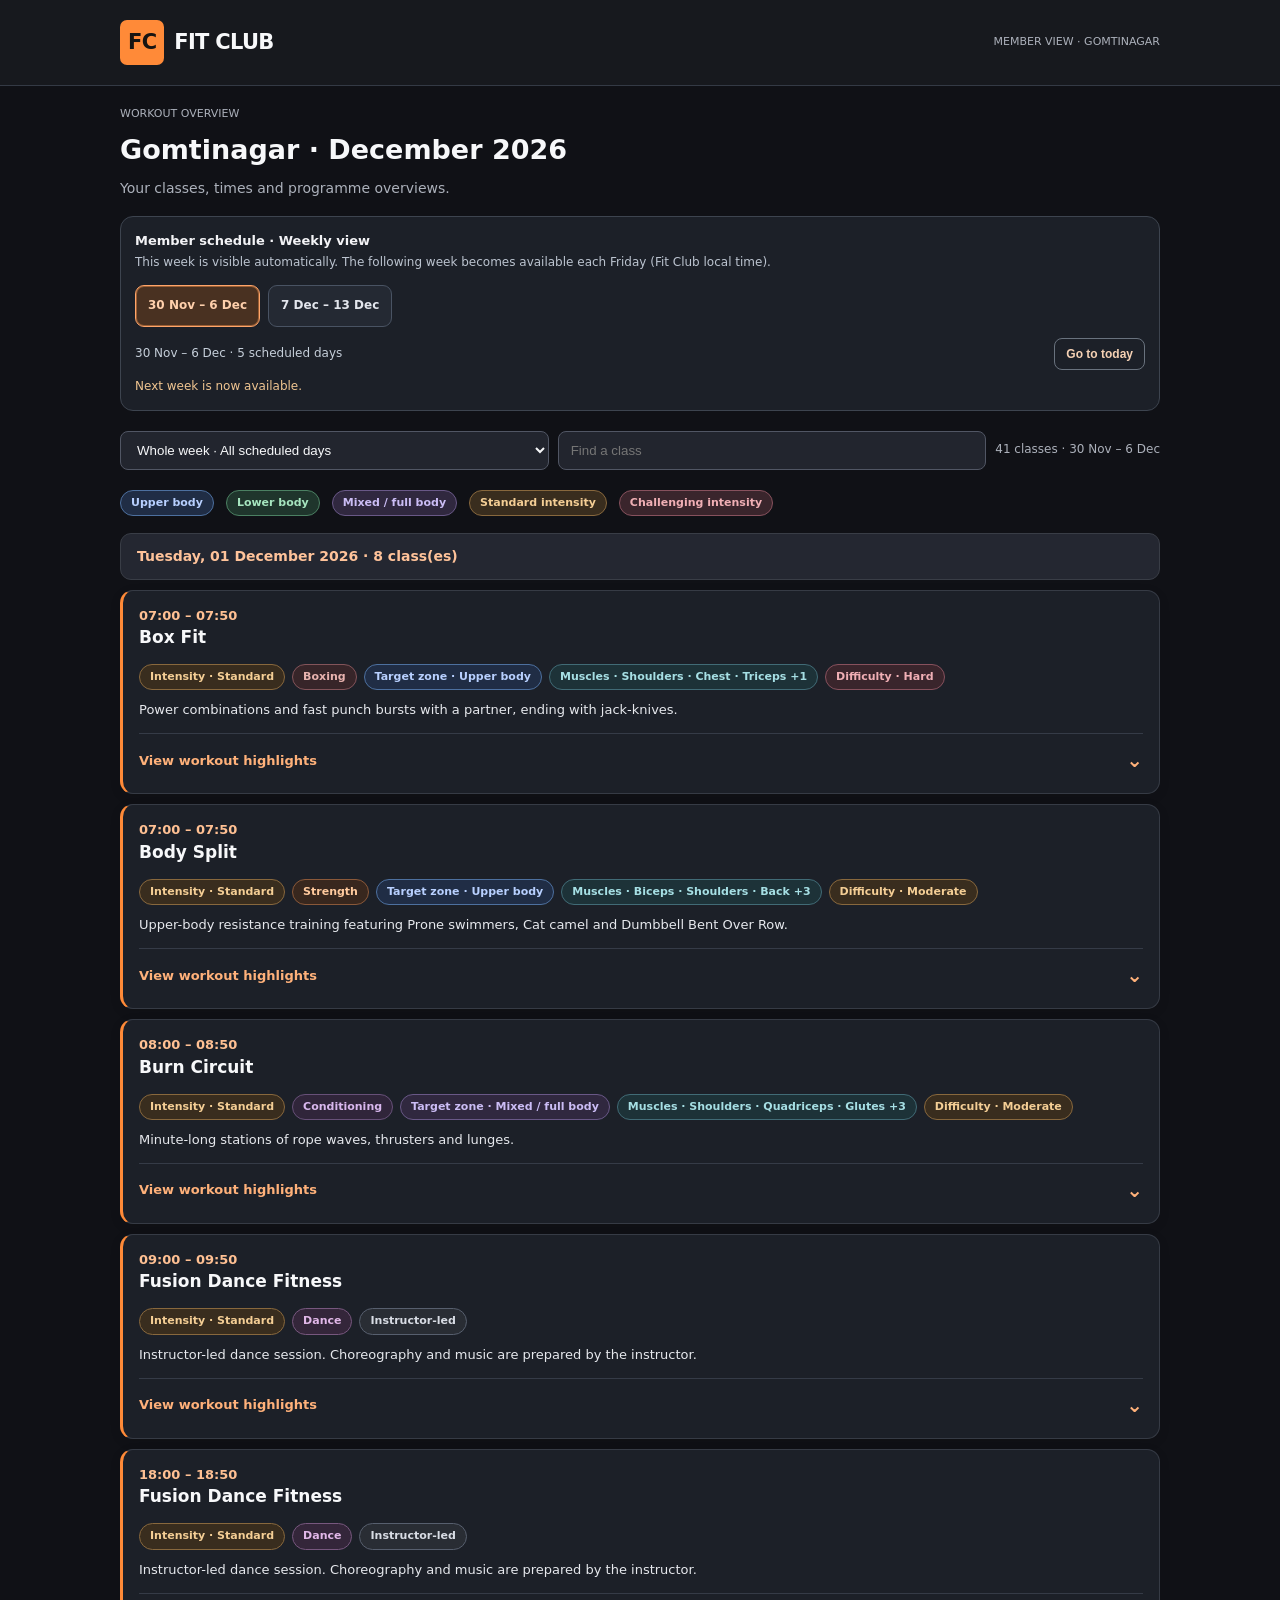
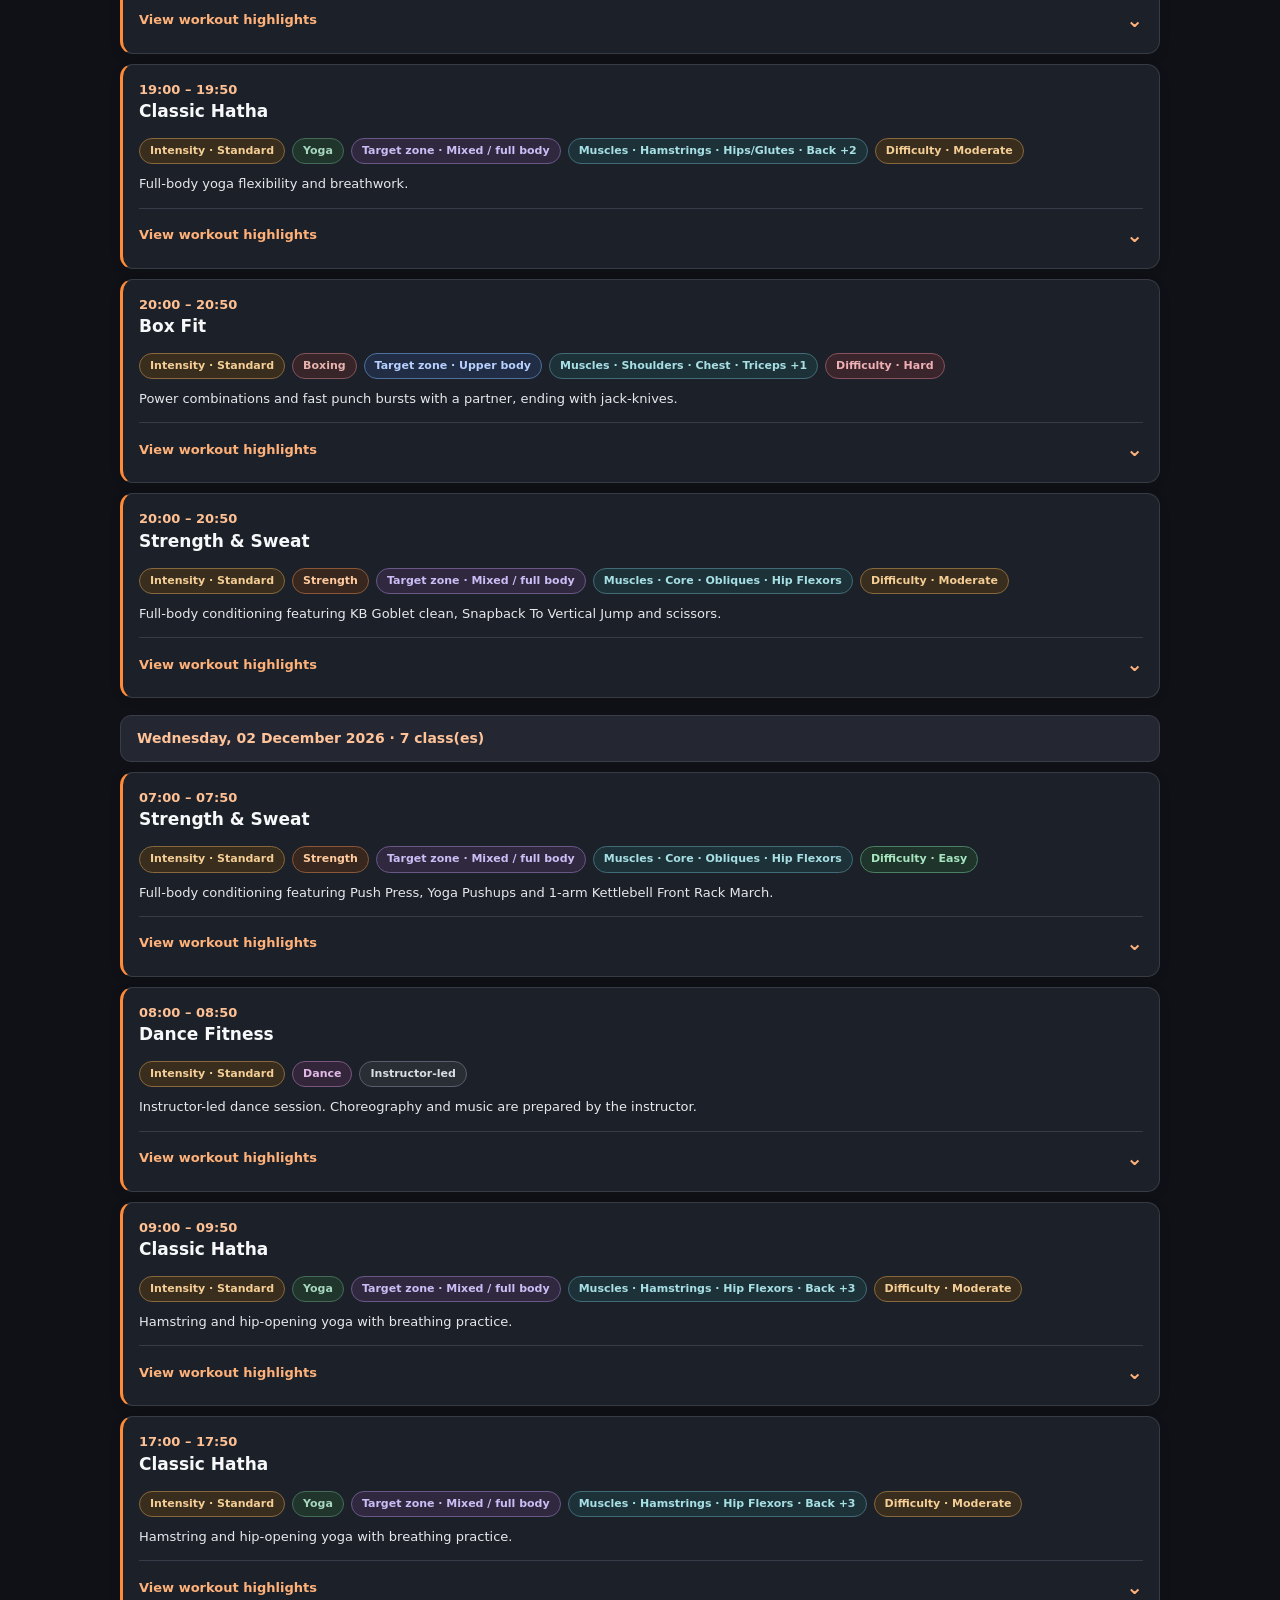
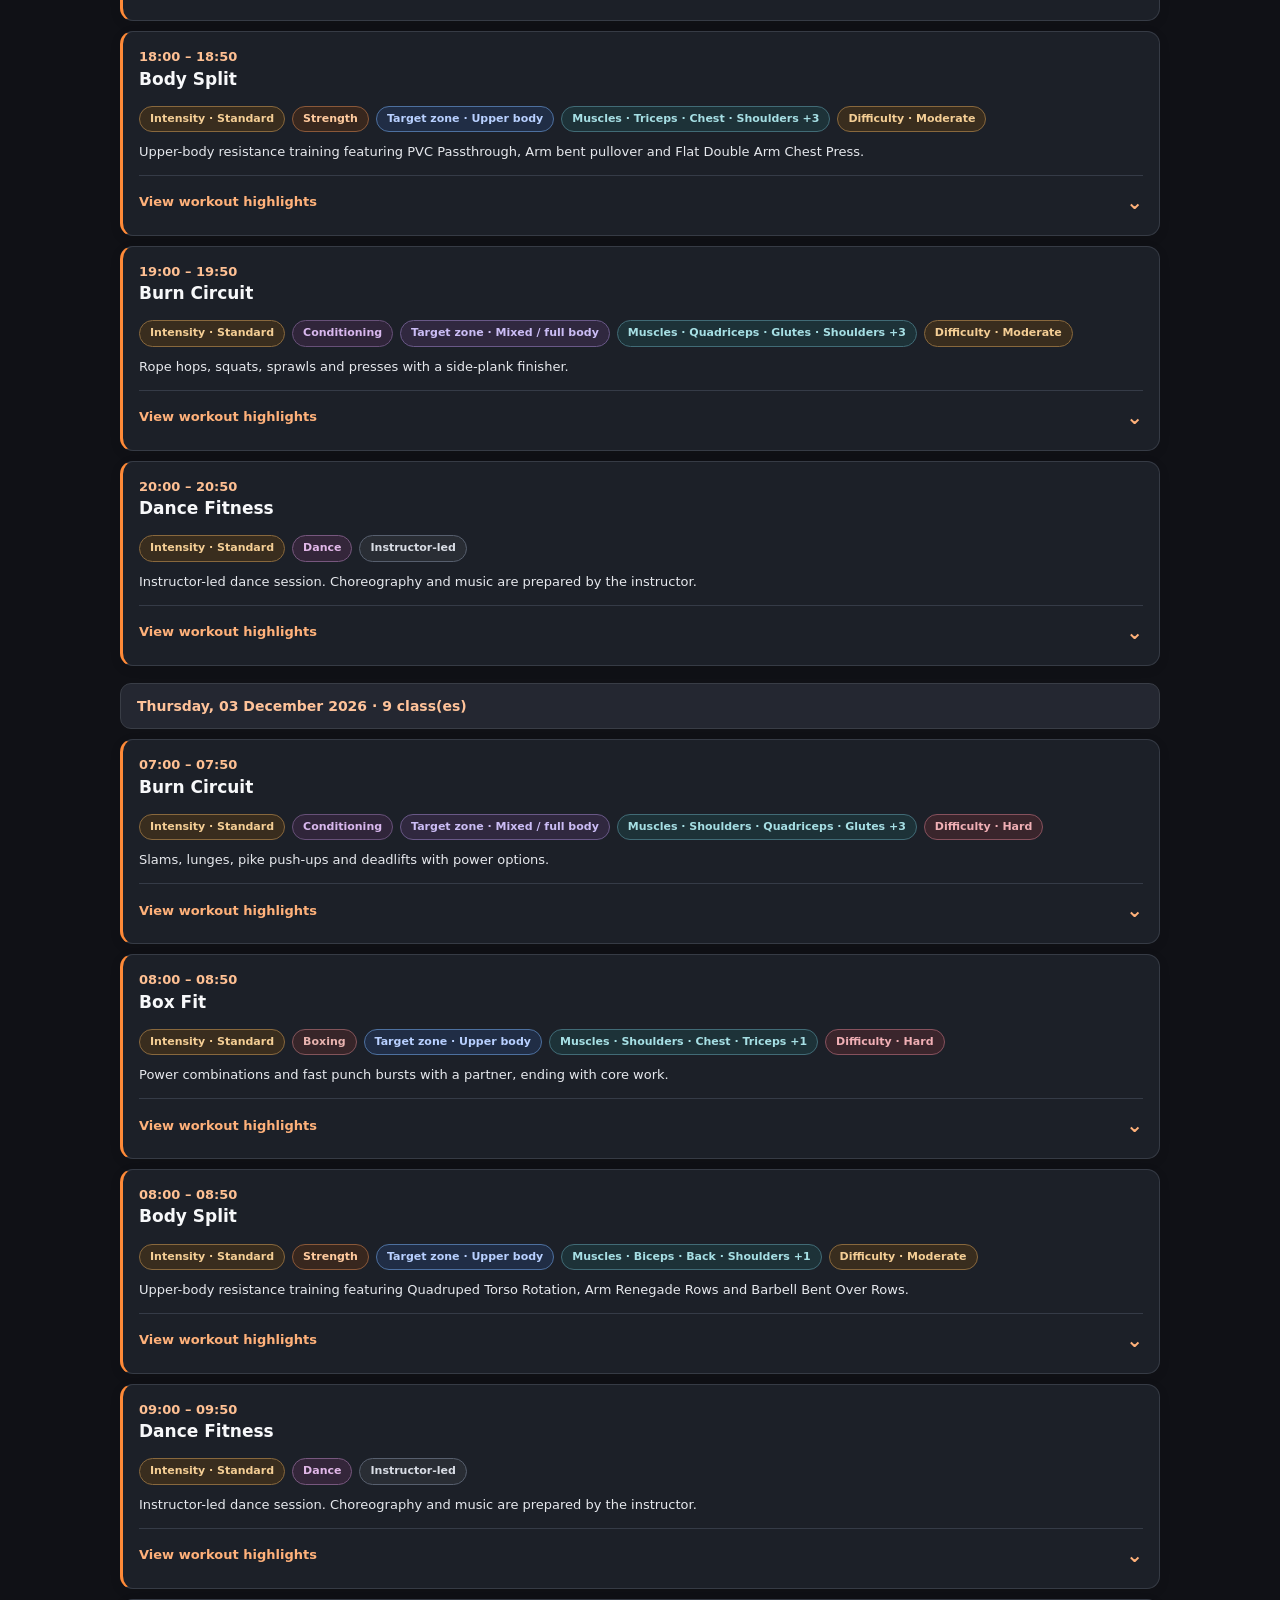
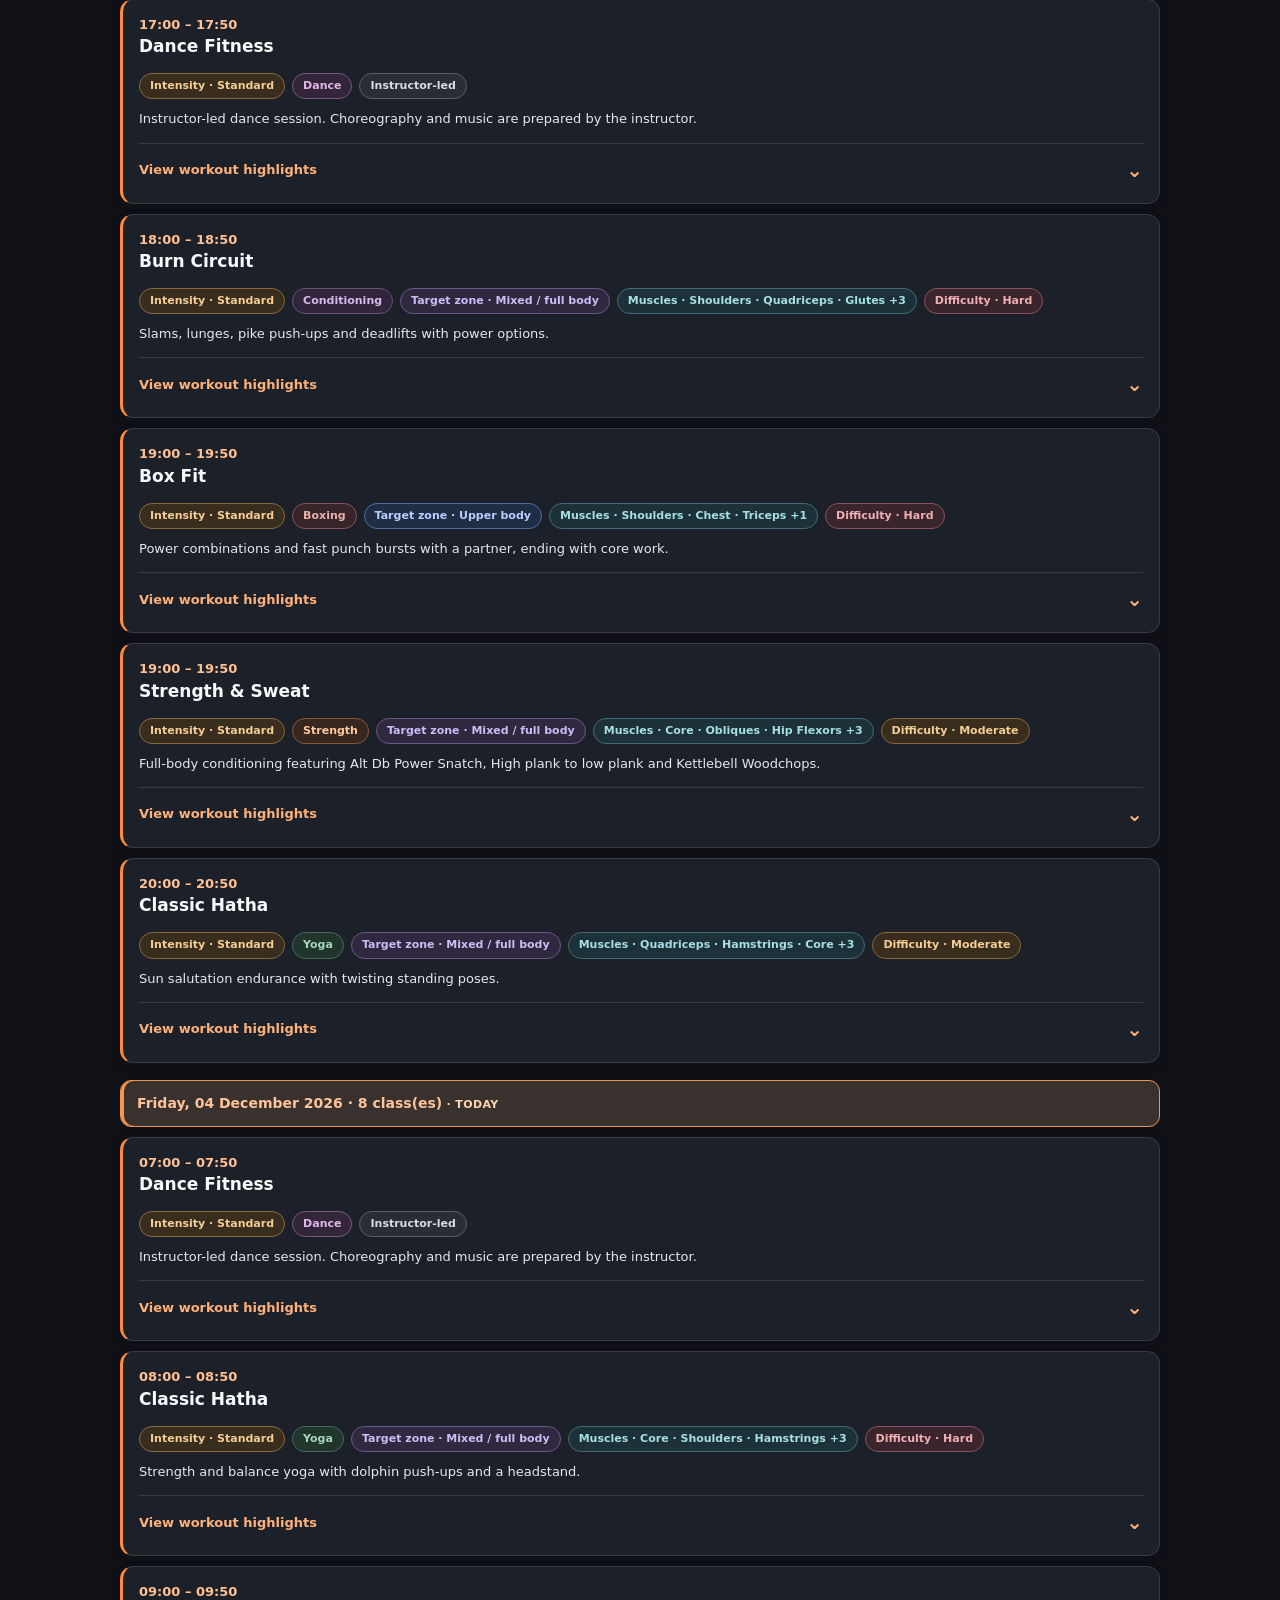
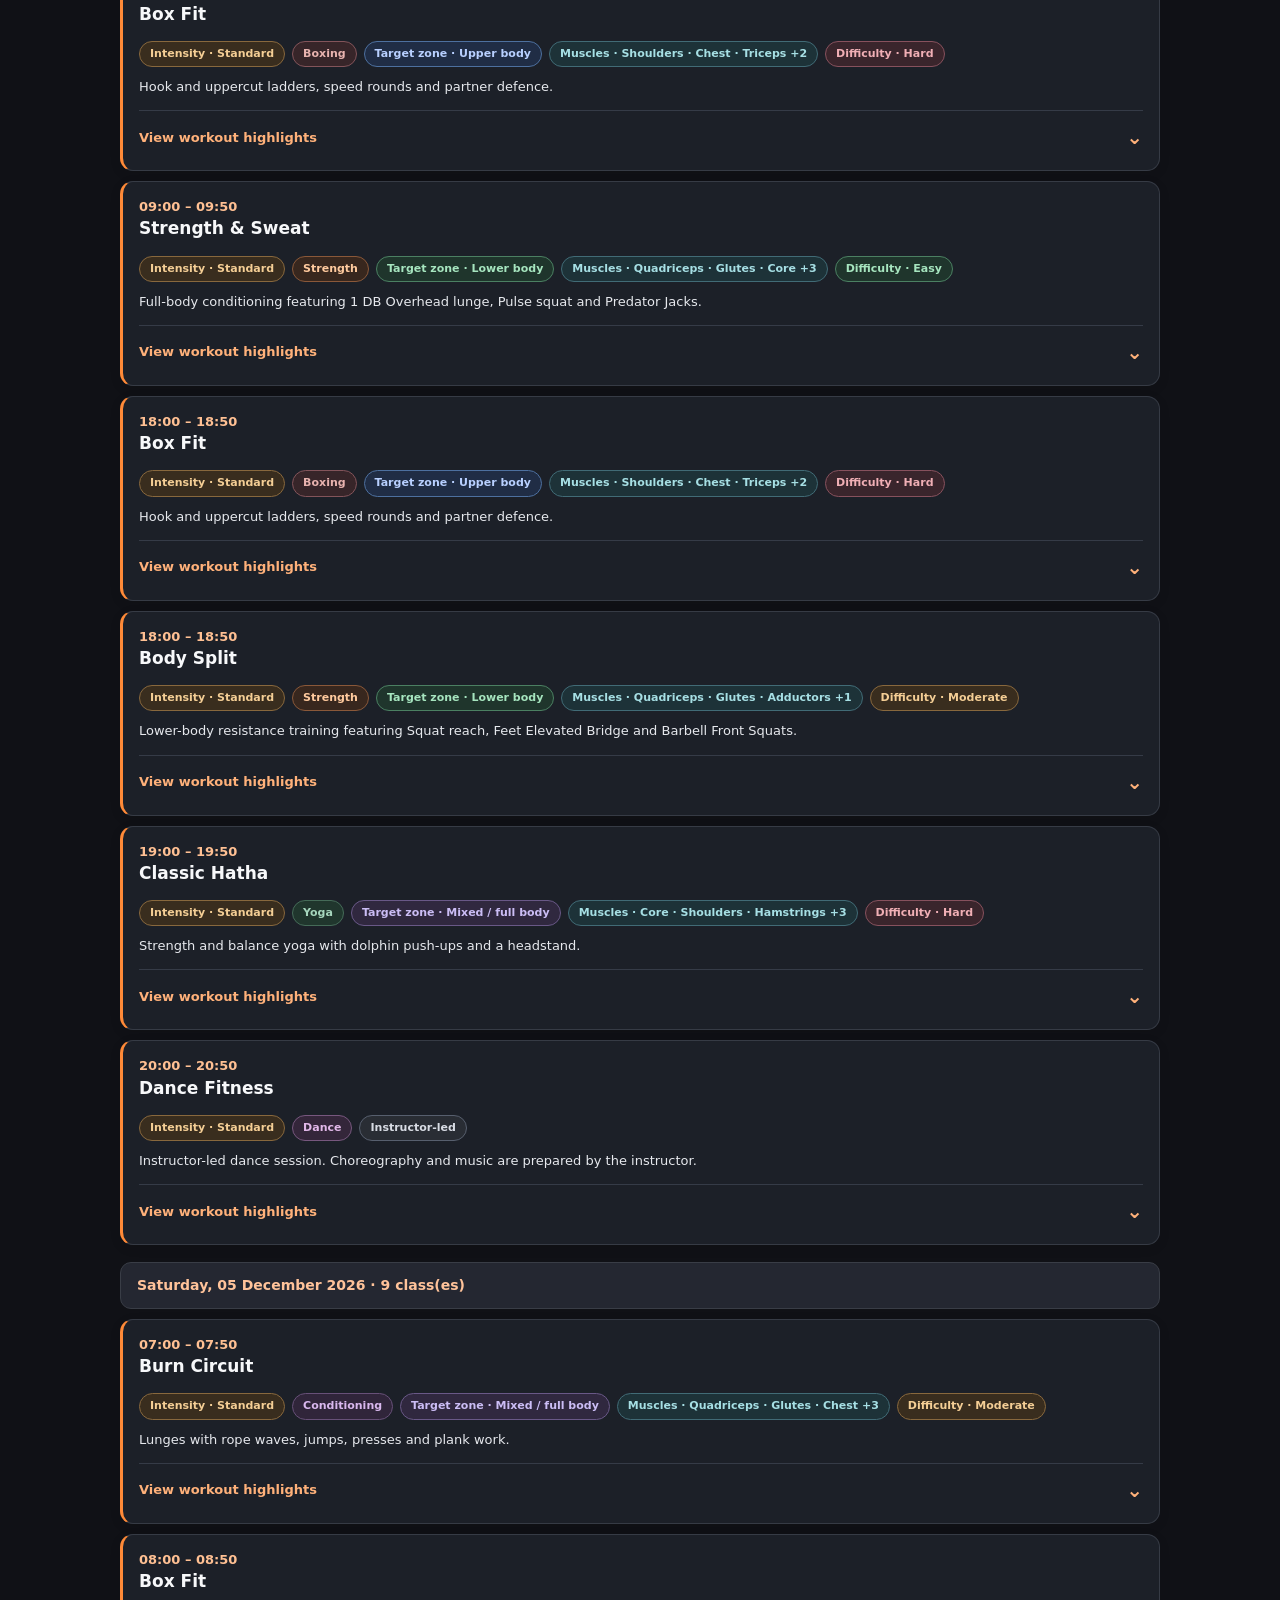
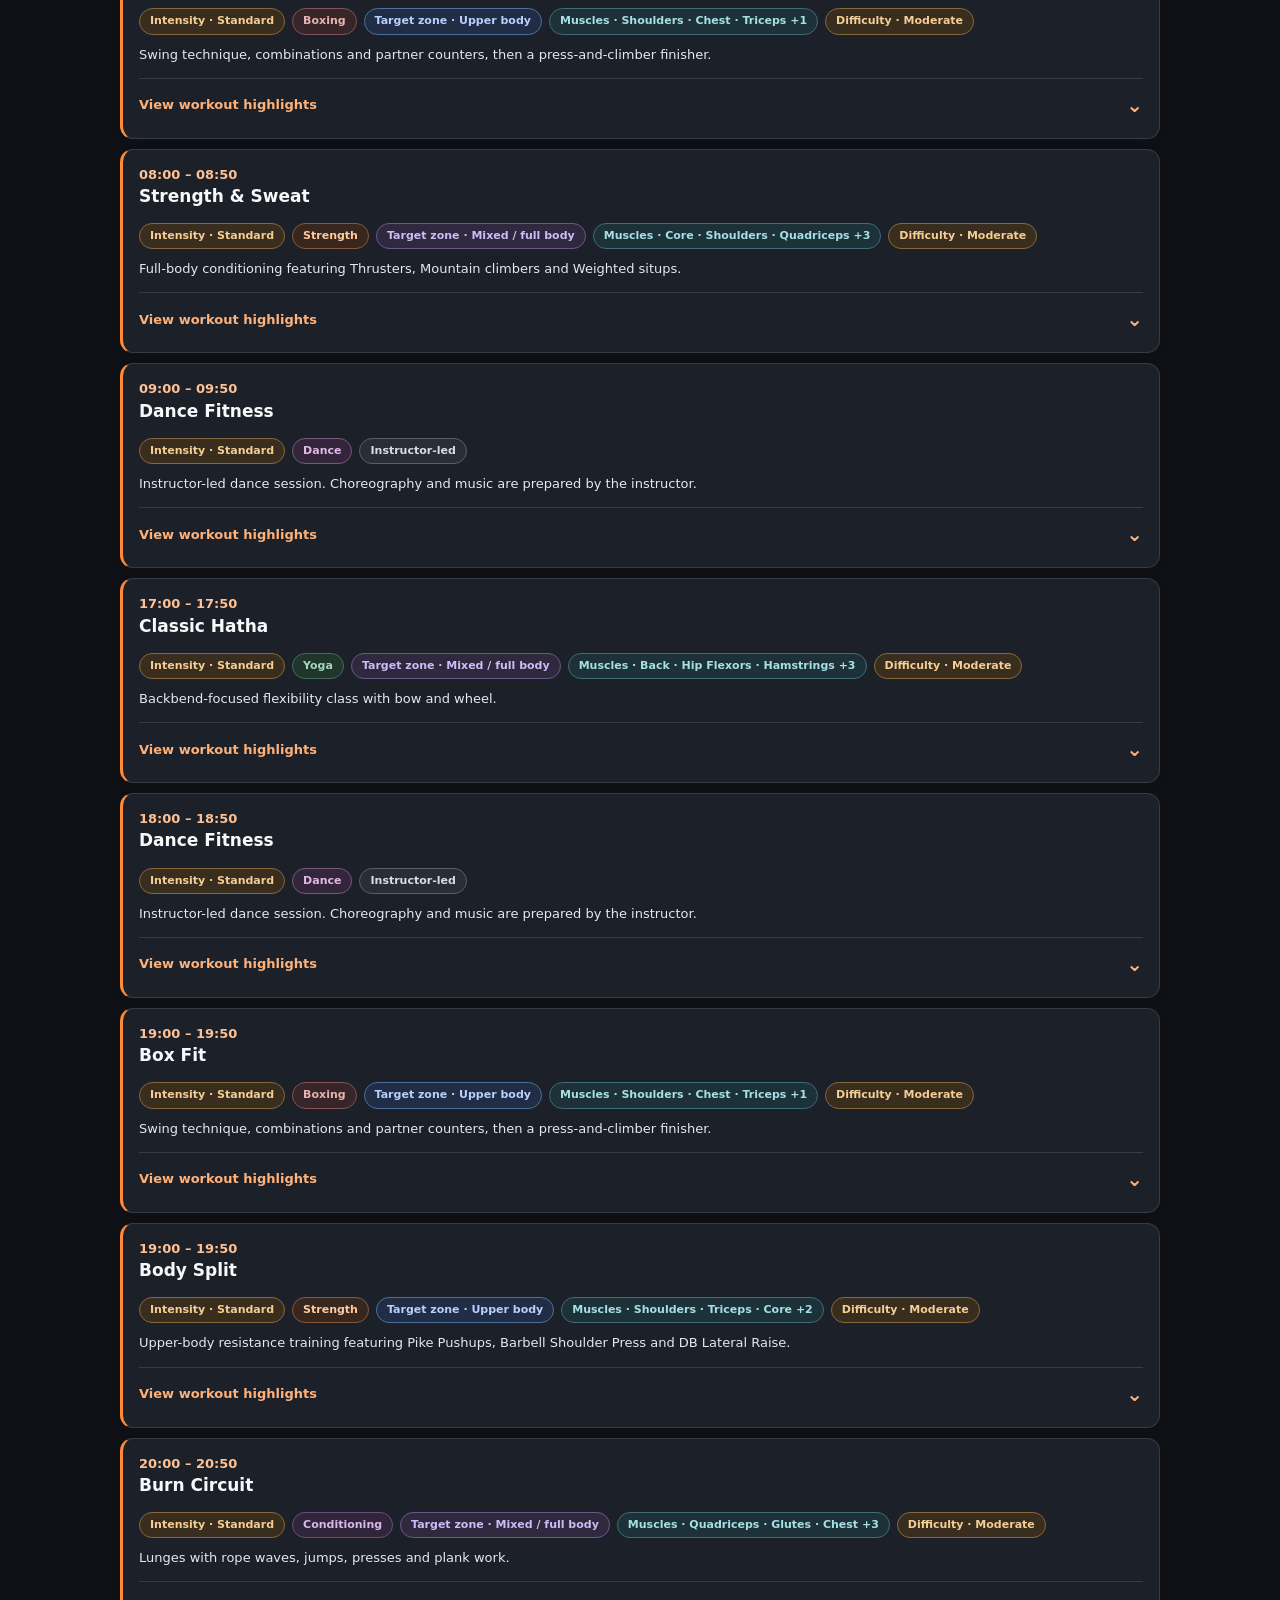
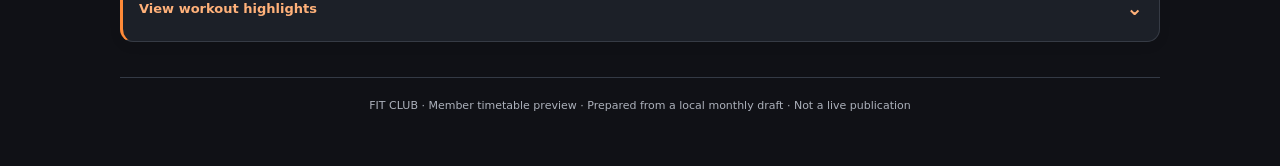
<file: months/gomtinagar/2026-12.html>
<!doctype html><html lang="en"><head><meta charset="utf-8"><meta name="viewport" content="width=device-width,initial-scale=1"><meta name="color-scheme" content="dark"><title>Fit Club · Member · Gomtinagar · 2026-12</title><style>:root{--bg:#101116;--panel:#1c2028;--line:#343a45;--muted:#acb1bb;--accent:#ff8a38;--txt:#f7f8fa;--warn:#f4c07b}*{box-sizing:border-box}body{font:14px/1.48 system-ui,-apple-system,Segoe UI,sans-serif;background:var(--bg);color:var(--txt);margin:0}.container{max-width:1080px;margin:auto;padding:20px}.head{border-bottom:1px solid var(--line);background:#17191e}.headinner{max-width:1080px;margin:auto;padding:20px;display:flex;align-items:center;justify-content:space-between;flex-wrap:wrap;gap:15px}.brand{font-size:21px;letter-spacing:-.7px;font-weight:850}.mark{display:inline-flex;background:var(--accent);color:#171412;border-radius:7px;padding:7px 8px;margin-right:10px}.tiny{font-size:11px;color:var(--muted)}.hero h1{font-size:27px;margin:8px 0}.hero p{color:var(--muted);margin:0}.controls{display:flex;gap:9px;flex-wrap:wrap;align-items:center;margin:20px 0}.controls select,.controls input{background:#22252e;border:1px solid #515664;border-radius:8px;padding:9px 12px;color:var(--txt);min-height:39px;flex:1;min-width:180px}.count{font-size:12px;color:var(--muted)}.day{border:1px solid var(--line);border-radius:12px;margin:17px 0;overflow:hidden;background:#16191f}.dayHead{font-size:14px;font-weight:750;padding:12px 16px;background:#292d36;border-bottom:1px solid var(--line)}.item{padding:16px;border-bottom:1px solid #343943}.item:last-child{border-bottom:0}.row{display:flex;align-items:flex-start;justify-content:space-between;flex-wrap:wrap;gap:9px}.title{font-size:17px;font-weight:760;margin:0 0 4px}.time{color:#ffc093;font-size:13px;font-weight:750}.dim{color:var(--muted);font-size:12px}.pills{display:flex;flex-wrap:wrap;gap:6px;margin:9px 0}.pill{font-size:11px;border:1px solid #505968;border-radius:999px;padding:4px 8px;color:#d1d4db}.pills .pill.main{border-color:#935935;color:#ffc6a0;background:#36261e}.desc{font-size:13px;color:#e8eaf0;margin:9px 0}.warning{color:#f6cd94;font-size:12px}.part{background:#20242d;border:1px solid #373c48;border-radius:10px;padding:11px;margin:10px 0}.part h4{margin:0 0 6px;font-size:12px;text-transform:uppercase;letter-spacing:.7px;color:#ffbd8e}.part ul{margin:0;padding-left:21px}.part li{padding:2px 0}.notes{font-size:12px;color:#d7d9df;border-top:1px solid var(--line);margin-top:12px;padding-top:9px}.notes ol{padding-left:20px}.notes li{margin:3px 0;white-space:pre-wrap}summary{cursor:pointer;color:#ffc493;font-weight:650}.empty{padding:36px;text-align:center;color:var(--muted);border:1px dashed var(--line);border-radius:10px}.foot{border-top:1px solid var(--line);padding:20px;text-align:center;font-size:11px;color:var(--muted);margin-top:35px}[hidden]{display:none!important}@media(max-width:650px){.container{padding:12px}.headinner{padding:12px}.hero h1{font-size:22px}.item{padding:12px}}
/* Dark individual card presentation, without tinting the entire card */
.day {background:transparent;border:0;overflow:visible}
.dayHead {border:1px solid #393d46;border-radius:11px;background:#242731;color:#ffc39a;margin-bottom:10px}
.item {border:1px solid #363b45;border-radius:13px;background:#1c2028;margin:10px 0;padding:15px 16px;box-shadow:0 3px 12px #00000016}
.item:last-child {border-bottom:1px solid #363b45}
.item.member-item {border-left:3px solid #ff8a38}
.item .row {gap:6px 12px}
.item .pills {display:flex;flex-wrap:wrap;gap:7px;margin:10px 0 5px;align-items:center}
.pill.fc-chip {display:inline-flex;align-items:center;gap:5px;padding:5px 10px;border-radius:999px;font-size:11px;font-weight:700;line-height:1.3;white-space:normal;border-width:1px;border-style:solid}
.fc-chip.fc-strength {color:#ffca9e;background:#38271e;border-color:#8a5839}
.fc-chip.fc-cardio {color:#d9b8ee;background:#30253a;border-color:#675078}
.fc-chip.fc-boxing {color:#e8b3af;background:#372529;border-color:#83545a}
.fc-chip.fc-yoga {color:#a6d6bd;background:#20362d;border-color:#456b58}
.fc-chip.fc-dance {color:#e2b8e9;background:#34263a;border-color:#77577e}
.fc-chip.fc-recovery {color:#a9d8c7;background:#203630;border-color:#497264}
.fc-chip.fc-general {color:#d0d5dd;background:#292d34;border-color:#5b626e}
.fc-chip.fc-zone-upper {color:#b8d0ff;background:#202d45;border-color:#4d709f}
.fc-chip.fc-zone-lower {color:#a6e5bf;background:#1f352c;border-color:#4b8062}
.fc-chip.fc-zone-mixed {color:#cbbdf5;background:#30283f;border-color:#695887}
.fc-chip.fc-effort-reduced,.fc-chip.fc-diff-easy {color:#a6e5bf;background:#1f352c;border-color:#4b8062}
.fc-chip.fc-effort-standard,.fc-chip.fc-diff-moderate {color:#f4ce95;background:#392d1e;border-color:#88683d}
.fc-chip.fc-effort-challenging,.fc-chip.fc-diff-hard {color:#f0afb5;background:#3a252c;border-color:#87515d}
.fc-chip.fc-muscles {color:#a6dfe4;background:#1d3238;border-color:#416b76}
.fc-chip.fc-neutral {color:#d8dce4;background:#292d34;border-color:#575f6e}
.fc-legend {display:flex;flex-wrap:wrap;gap:7px 12px;align-items:center;margin:12px 0 17px;font-size:11px;color:#b9bec9}
.fc-legend .pill {font-weight:650}
.fc-member-summary {margin:10px 0 3px;line-height:1.55;color:#e6e8ed;font-size:13px}
@media(max-width:650px){.item{padding:13px 12px}.pill.fc-chip{font-size:10.5px;padding:5px 8px}.fc-legend{gap:6px}}

/* Expandable WOD highlights: Member-facing, no trainer prescriptions. */
.fc-highlights{border-top:1px solid #353b47;margin-top:13px;padding-top:8px}
.fc-highlights summary{cursor:pointer;list-style:none;color:#ffb17a;font-size:13px;font-weight:750;padding:8px 0;display:flex;justify-content:space-between;align-items:center;gap:12px;user-select:none}
.fc-highlights summary::-webkit-details-marker{display:none}
.fc-highlights summary:focus-visible{outline:2px solid #ff8a38;outline-offset:3px;border-radius:4px}
.fc-hl-chevron{font-size:20px;line-height:1;transition:transform .15s ease}
.fc-highlights[open] .fc-hl-chevron{transform:rotate(180deg)}
.fc-hl-content{background:#151a21;border:1px solid #303743;border-radius:10px;padding:12px 14px;margin:4px 0 2px;color:#d9e0e9;font-size:13px;line-height:1.55}
.fc-hl-content ul{margin:8px 0 2px;padding-left:19px}
.fc-hl-content li+li{margin-top:7px}
.fc-hl-focus{margin:0 0 9px;color:#e9edf3}
.fc-hl-focus strong{color:#ffb17a}
@media (prefers-reduced-motion:reduce){.fc-hl-chevron{transition:none}}

/* FIT CLUB: automatic weekly schedule navigation */
.fc-weekly-navigation{margin:17px 0 13px;background:#1c2028;border:1px solid #3d444f;border-radius:13px;padding:14px}
.fc-week-heading{font-size:13px;font-weight:800;color:#f3f3f6;margin:0 0 3px}
.fc-week-explainer{font-size:12px;color:#bcc4d0;margin:0 0 13px;line-height:1.55}
.fc-week-buttons{display:flex;flex-wrap:wrap;gap:8px;margin-bottom:11px}
.fc-week-btn{border:1px solid #495363;background:#242933;color:#e3e6ed;border-radius:9px;font:700 12px/1.45 system-ui,sans-serif;padding:9px 12px;cursor:pointer;min-height:42px}
.fc-week-btn:hover{border-color:#ee9554;color:#fff}
.fc-week-btn[aria-pressed="true"]{background:#493121;border-color:#ffa56a;color:#ffd0ac;box-shadow:inset 0 0 0 1px #9b5f34}
.fc-week-btn:focus-visible,.fc-today-btn:focus-visible{outline:2px solid #ff9f5e;outline-offset:2px}
.fc-week-meta{display:flex;justify-content:space-between;gap:10px;flex-wrap:wrap;align-items:center;color:#c6cfda;font-size:12px}
.fc-today-btn{background:transparent;border:1px solid #69727e;color:#f5d1b4;border-radius:8px;font-size:12px;font-weight:750;padding:8px 11px;cursor:pointer}
.fc-week-advice{font-size:12px;color:#f0c591;margin:8px 0 0}
.day.fc-spotlight .dayHead{border-color:#eb9454;box-shadow:inset 3px 0 #ff9448;background:#38312d}
.day.fc-spotlight .dayHead:after{content:' · Today';color:#ffd2b1;font-size:11px;text-transform:uppercase;letter-spacing:.4px}
.day.fc-prestart .dayHead:after{content:' · First scheduled date';color:#ffd2b1;font-size:11px}
.controls{align-items:center}
#daySelect{min-width:190px}
.fc-hidden-empty{padding:22px;border:1px dashed #515a65;border-radius:11px;color:#c8ced6;margin:14px 0}
@media(max-width:650px){.fc-weekly-navigation{padding:12px}.fc-week-buttons{flex-wrap:nowrap;overflow-x:auto;scrollbar-width:thin;padding-bottom:4px}.fc-week-btn{flex-shrink:0}.fc-week-meta{flex-direction:column;align-items:flex-start}.fc-today-btn{width:100%}}
</style></head><body><header class="head"><div class="headinner"><div class="brand"><span class="mark">FC</span>FIT CLUB</div><div class="tiny">MEMBER VIEW · GOMTINAGAR</div></div></header><main class="container"><div class="hero"><div class="tiny">WORKOUT OVERVIEW</div><h1>Gomtinagar · December 2026</h1><p>Your classes, times and programme overviews.</p></div><div class="controls"><select id="daySelect"><option value="">All class days</option><option value="2026-12-01">01 Dec 2026 · Tue</option><option value="2026-12-02">02 Dec 2026 · Wed</option><option value="2026-12-03">03 Dec 2026 · Thu</option><option value="2026-12-04">04 Dec 2026 · Fri</option><option value="2026-12-05">05 Dec 2026 · Sat</option><option value="2026-12-07">07 Dec 2026 · Mon</option><option value="2026-12-08">08 Dec 2026 · Tue</option><option value="2026-12-09">09 Dec 2026 · Wed</option><option value="2026-12-10">10 Dec 2026 · Thu</option><option value="2026-12-11">11 Dec 2026 · Fri</option><option value="2026-12-12">12 Dec 2026 · Sat</option><option value="2026-12-14">14 Dec 2026 · Mon</option><option value="2026-12-15">15 Dec 2026 · Tue</option><option value="2026-12-16">16 Dec 2026 · Wed</option><option value="2026-12-17">17 Dec 2026 · Thu</option><option value="2026-12-18">18 Dec 2026 · Fri</option><option value="2026-12-19">19 Dec 2026 · Sat</option><option value="2026-12-21">21 Dec 2026 · Mon</option><option value="2026-12-22">22 Dec 2026 · Tue</option><option value="2026-12-23">23 Dec 2026 · Wed</option><option value="2026-12-24">24 Dec 2026 · Thu</option><option value="2026-12-25">25 Dec 2026 · Fri</option><option value="2026-12-26">26 Dec 2026 · Sat</option><option value="2026-12-28">28 Dec 2026 · Mon</option><option value="2026-12-29">29 Dec 2026 · Tue</option><option value="2026-12-30">30 Dec 2026 · Wed</option><option value="2026-12-31">31 Dec 2026 · Thu</option></select><input type="search" id="searchInput" placeholder="Find a class"><div class="count" id="count">220 classes</div></div><div class="fc-legend" aria-label="Color legend"><span class="pill fc-chip fc-zone-upper">Upper body</span><span class="pill fc-chip fc-zone-lower">Lower body</span><span class="pill fc-chip fc-zone-mixed">Mixed / full body</span><span class="pill fc-chip fc-effort-standard">Standard intensity</span><span class="pill fc-chip fc-effort-challenging">Challenging intensity</span></div><div id="sessions"><section class="day" data-group="2026-12-01"><div class="dayHead">Tuesday, 01 December 2026 · 8 class(es)</div><article class="item member-item" data-date="2026-12-01" data-search="box fit 07:00 scheduled"><div class="row"><div><div class="time">07:00 – 07:50</div><h3 class="title">Box Fit</h3></div></div><div class="pills"><span class="pill fc-chip fc-effort-standard">Intensity · Standard</span><span class="pill fc-chip fc-boxing">Boxing</span><span class="pill fc-chip fc-zone-upper">Target zone · Upper body</span><span class="pill fc-chip fc-muscles" title="Shoulders, Chest, Triceps, Core">Muscles · Shoulders · Chest · Triceps +1</span><span class="pill fc-chip fc-diff-hard" title="Library rating may be provisional">Difficulty · Hard</span></div><p class="fc-member-summary">Power combinations and fast punch bursts with a partner, ending with jack-knives.</p><details class="fc-highlights"><summary>View workout highlights <span class="fc-hl-chevron" aria-hidden="true">⌄</span></summary><div class="fc-hl-content"><p class="fc-hl-focus"><strong>Focus:</strong> Power-speed alternation on bag and pads</p><ul><li>Mobility and lateral footwork warm-up</li><li>Power and speed sets</li><li>Jack-knife finisher</li></ul></div></details></article><article class="item member-item" data-date="2026-12-01" data-search="body split 07:00 scheduled"><div class="row"><div><div class="time">07:00 – 07:50</div><h3 class="title">Body Split</h3></div></div><div class="pills"><span class="pill fc-chip fc-effort-standard">Intensity · Standard</span><span class="pill fc-chip fc-strength">Strength</span><span class="pill fc-chip fc-zone-upper">Target zone · Upper body</span><span class="pill fc-chip fc-muscles" title="Biceps, Shoulders, Back, Forearms, Triceps, Core">Muscles · Biceps · Shoulders · Back +3</span><span class="pill fc-chip fc-diff-moderate" title="Library rating may be provisional">Difficulty · Moderate</span></div><p class="fc-member-summary">Upper-body resistance training featuring Prone swimmers, Cat camel and Dumbbell Bent Over Row.</p><details class="fc-highlights"><summary>View workout highlights <span class="fc-hl-chevron" aria-hidden="true">⌄</span></summary><div class="fc-hl-content"><p class="fc-hl-focus"><strong>Focus:</strong> Upper-body resistance training</p><ul><li>Opening movements: V Situps, jumping T&#39;S</li><li>Movement preparation: Arm Renegade Rows, Alt. 1 KB Gorilla Row</li><li>Main movement sequence: Prone swimmers, Cat camel, Dumbbell Bent Over Row</li><li>Additional movements: Double arm 1 kb supinated row, BB Drag Curls, Bent Over Y Raises, Superman Torso Raises</li><li>Closing mobility and stretches: Child&#39;s pose, Stan. Side Bend</li></ul></div></details></article><article class="item member-item" data-date="2026-12-01" data-search="burn circuit 08:00 scheduled"><div class="row"><div><div class="time">08:00 – 08:50</div><h3 class="title">Burn Circuit</h3></div></div><div class="pills"><span class="pill fc-chip fc-effort-standard">Intensity · Standard</span><span class="pill fc-chip fc-cardio">Conditioning</span><span class="pill fc-chip fc-zone-mixed">Target zone · Mixed / full body</span><span class="pill fc-chip fc-muscles" title="Shoulders, Quadriceps, Glutes, Lower Back, Core, Obliques">Muscles · Shoulders · Quadriceps · Glutes +3</span><span class="pill fc-chip fc-diff-moderate" title="Library rating may be provisional">Difficulty · Moderate</span></div><p class="fc-member-summary">Minute-long stations of rope waves, thrusters and lunges.</p><details class="fc-highlights"><summary>View workout highlights <span class="fc-hl-chevron" aria-hidden="true">⌄</span></summary><div class="fc-hl-content"><p class="fc-hl-focus"><strong>Focus:</strong> Full-body endurance</p><ul><li>Opening activity</li><li>Six 60-second stations</li><li>Core finisher</li></ul></div></details></article><article class="item member-item" data-date="2026-12-01" data-search="fusion dance fitness 09:00 scheduled"><div class="row"><div><div class="time">09:00 – 09:50</div><h3 class="title">Fusion Dance Fitness</h3></div></div><div class="pills"><span class="pill fc-chip fc-effort-standard">Intensity · Standard</span><span class="pill fc-chip fc-dance">Dance</span><span class="pill fc-chip fc-neutral">Instructor-led</span></div><p class="fc-member-summary">Instructor-led dance session. Choreography and music are prepared by the instructor.</p><details class="fc-highlights"><summary>View workout highlights <span class="fc-hl-chevron" aria-hidden="true">⌄</span></summary><div class="fc-hl-content"><ul><li>Instructor-led dance fitness session</li><li>Music and choreography are selected by the instructor; a detailed movement sequence is not available in the source workout library.</li></ul></div></details></article><article class="item member-item" data-date="2026-12-01" data-search="fusion dance fitness 18:00 scheduled"><div class="row"><div><div class="time">18:00 – 18:50</div><h3 class="title">Fusion Dance Fitness</h3></div></div><div class="pills"><span class="pill fc-chip fc-effort-standard">Intensity · Standard</span><span class="pill fc-chip fc-dance">Dance</span><span class="pill fc-chip fc-neutral">Instructor-led</span></div><p class="fc-member-summary">Instructor-led dance session. Choreography and music are prepared by the instructor.</p><details class="fc-highlights"><summary>View workout highlights <span class="fc-hl-chevron" aria-hidden="true">⌄</span></summary><div class="fc-hl-content"><ul><li>Instructor-led dance fitness session</li><li>Music and choreography are selected by the instructor; a detailed movement sequence is not available in the source workout library.</li></ul></div></details></article><article class="item member-item" data-date="2026-12-01" data-search="classic hatha 19:00 scheduled"><div class="row"><div><div class="time">19:00 – 19:50</div><h3 class="title">Classic Hatha</h3></div></div><div class="pills"><span class="pill fc-chip fc-effort-standard">Intensity · Standard</span><span class="pill fc-chip fc-yoga">Yoga</span><span class="pill fc-chip fc-zone-mixed">Target zone · Mixed / full body</span><span class="pill fc-chip fc-muscles" title="Hamstrings, Hips/Glutes, Back, Shoulders, Core">Muscles · Hamstrings · Hips/Glutes · Back +2</span><span class="pill fc-chip fc-diff-moderate" title="Library rating may be provisional">Difficulty · Moderate</span></div><p class="fc-member-summary">Full-body yoga flexibility and breathwork.</p><details class="fc-highlights"><summary>View workout highlights <span class="fc-hl-chevron" aria-hidden="true">⌄</span></summary><div class="fc-hl-content"><p class="fc-hl-focus"><strong>Focus:</strong> Full-body flexibility and controlled poses</p><ul><li>Key movements — Sivananda Surya Namaskara, Kaliasana and Variation, Parivritta Trikonasana Variation, Rajakapotasana, Ustrasana - Parivrtta Ustrasana and more</li></ul></div></details></article><article class="item member-item" data-date="2026-12-01" data-search="box fit 20:00 scheduled"><div class="row"><div><div class="time">20:00 – 20:50</div><h3 class="title">Box Fit</h3></div></div><div class="pills"><span class="pill fc-chip fc-effort-standard">Intensity · Standard</span><span class="pill fc-chip fc-boxing">Boxing</span><span class="pill fc-chip fc-zone-upper">Target zone · Upper body</span><span class="pill fc-chip fc-muscles" title="Shoulders, Chest, Triceps, Core">Muscles · Shoulders · Chest · Triceps +1</span><span class="pill fc-chip fc-diff-hard" title="Library rating may be provisional">Difficulty · Hard</span></div><p class="fc-member-summary">Power combinations and fast punch bursts with a partner, ending with jack-knives.</p><details class="fc-highlights"><summary>View workout highlights <span class="fc-hl-chevron" aria-hidden="true">⌄</span></summary><div class="fc-hl-content"><p class="fc-hl-focus"><strong>Focus:</strong> Power-speed alternation on bag and pads</p><ul><li>Mobility and lateral footwork warm-up</li><li>Power and speed sets</li><li>Jack-knife finisher</li></ul></div></details></article><article class="item member-item" data-date="2026-12-01" data-search="strength &amp; sweat 20:00 scheduled"><div class="row"><div><div class="time">20:00 – 20:50</div><h3 class="title">Strength &amp; Sweat</h3></div></div><div class="pills"><span class="pill fc-chip fc-effort-standard">Intensity · Standard</span><span class="pill fc-chip fc-strength">Strength</span><span class="pill fc-chip fc-zone-mixed">Target zone · Mixed / full body</span><span class="pill fc-chip fc-muscles" title="Core, Obliques, Hip Flexors">Muscles · Core · Obliques · Hip Flexors</span><span class="pill fc-chip fc-diff-moderate" title="Library rating may be provisional">Difficulty · Moderate</span></div><p class="fc-member-summary">Full-body conditioning featuring KB Goblet clean, Snapback To Vertical Jump and scissors.</p><details class="fc-highlights"><summary>View workout highlights <span class="fc-hl-chevron" aria-hidden="true">⌄</span></summary><div class="fc-hl-content"><p class="fc-hl-focus"><strong>Focus:</strong> Full-body conditioning</p><ul><li>Opening movements: High knees, Deltoid circles</li><li>Movement preparation: Inchworm To shoulder tap, Jumping lunges, KB Upright Rows</li><li>Main movement sequence: KB Goblet clean, Snapback To Vertical Jump, scissors</li><li>Additional movements: Grappler Situps, Wtd Over The Shoulders, High Plank Knee To Elbow</li><li>Closing mobility and stretches: Seated Forward Bend, Half Saddle, Standing Lat Stretch and more</li></ul></div></details></article></section><section class="day" data-group="2026-12-02"><div class="dayHead">Wednesday, 02 December 2026 · 7 class(es)</div><article class="item member-item" data-date="2026-12-02" data-search="strength &amp; sweat 07:00 scheduled"><div class="row"><div><div class="time">07:00 – 07:50</div><h3 class="title">Strength &amp; Sweat</h3></div></div><div class="pills"><span class="pill fc-chip fc-effort-standard">Intensity · Standard</span><span class="pill fc-chip fc-strength">Strength</span><span class="pill fc-chip fc-zone-mixed">Target zone · Mixed / full body</span><span class="pill fc-chip fc-muscles" title="Core, Obliques, Hip Flexors">Muscles · Core · Obliques · Hip Flexors</span><span class="pill fc-chip fc-diff-easy" title="Library rating may be provisional">Difficulty · Easy</span></div><p class="fc-member-summary">Full-body conditioning featuring Push Press, Yoga Pushups and 1-arm Kettlebell Front Rack March.</p><details class="fc-highlights"><summary>View workout highlights <span class="fc-hl-chevron" aria-hidden="true">⌄</span></summary><div class="fc-hl-content"><p class="fc-hl-focus"><strong>Focus:</strong> Full-body conditioning</p><ul><li>Opening movements: High knees, Deltoid circles</li><li>Movement preparation: Dumbbell Shoulder Press, High Plank Reach, Side Froggers</li><li>Main movement sequence: Push Press, Yoga Pushups, 1-arm Kettlebell Front Rack March</li><li>Additional movements: Side To Side Floor Touch, Hollow Hold</li><li>Closing mobility and stretches: Child&#39;s pose, Seated Forearm Stretch, Seated Eagle Stretch and more</li></ul></div></details></article><article class="item member-item" data-date="2026-12-02" data-search="dance fitness 08:00 scheduled"><div class="row"><div><div class="time">08:00 – 08:50</div><h3 class="title">Dance Fitness</h3></div></div><div class="pills"><span class="pill fc-chip fc-effort-standard">Intensity · Standard</span><span class="pill fc-chip fc-dance">Dance</span><span class="pill fc-chip fc-neutral">Instructor-led</span></div><p class="fc-member-summary">Instructor-led dance session. Choreography and music are prepared by the instructor.</p><details class="fc-highlights"><summary>View workout highlights <span class="fc-hl-chevron" aria-hidden="true">⌄</span></summary><div class="fc-hl-content"><ul><li>Instructor-led dance fitness session</li><li>Music and choreography are selected by the instructor; a detailed movement sequence is not available in the source workout library.</li></ul></div></details></article><article class="item member-item" data-date="2026-12-02" data-search="classic hatha 09:00 scheduled"><div class="row"><div><div class="time">09:00 – 09:50</div><h3 class="title">Classic Hatha</h3></div></div><div class="pills"><span class="pill fc-chip fc-effort-standard">Intensity · Standard</span><span class="pill fc-chip fc-yoga">Yoga</span><span class="pill fc-chip fc-zone-mixed">Target zone · Mixed / full body</span><span class="pill fc-chip fc-muscles" title="Hamstrings, Hip Flexors, Back, Obliques, Glutes, Calves">Muscles · Hamstrings · Hip Flexors · Back +3</span><span class="pill fc-chip fc-diff-moderate" title="Library rating may be provisional">Difficulty · Moderate</span></div><p class="fc-member-summary">Hamstring and hip-opening yoga with breathing practice.</p><details class="fc-highlights"><summary>View workout highlights <span class="fc-hl-chevron" aria-hidden="true">⌄</span></summary><div class="fc-hl-content"><p class="fc-hl-focus"><strong>Focus:</strong> Hamstring and hip flexibility with breath work</p><ul><li>Opening ritual and warm-up</li><li>Surya Namaskar block</li><li>Main asana practice</li><li>Pranayama, Savasana and closing</li></ul></div></details></article><article class="item member-item" data-date="2026-12-02" data-search="classic hatha 17:00 scheduled"><div class="row"><div><div class="time">17:00 – 17:50</div><h3 class="title">Classic Hatha</h3></div></div><div class="pills"><span class="pill fc-chip fc-effort-standard">Intensity · Standard</span><span class="pill fc-chip fc-yoga">Yoga</span><span class="pill fc-chip fc-zone-mixed">Target zone · Mixed / full body</span><span class="pill fc-chip fc-muscles" title="Hamstrings, Hip Flexors, Back, Obliques, Glutes, Calves">Muscles · Hamstrings · Hip Flexors · Back +3</span><span class="pill fc-chip fc-diff-moderate" title="Library rating may be provisional">Difficulty · Moderate</span></div><p class="fc-member-summary">Hamstring and hip-opening yoga with breathing practice.</p><details class="fc-highlights"><summary>View workout highlights <span class="fc-hl-chevron" aria-hidden="true">⌄</span></summary><div class="fc-hl-content"><p class="fc-hl-focus"><strong>Focus:</strong> Hamstring and hip flexibility with breath work</p><ul><li>Opening ritual and warm-up</li><li>Surya Namaskar block</li><li>Main asana practice</li><li>Pranayama, Savasana and closing</li></ul></div></details></article><article class="item member-item" data-date="2026-12-02" data-search="body split 18:00 scheduled"><div class="row"><div><div class="time">18:00 – 18:50</div><h3 class="title">Body Split</h3></div></div><div class="pills"><span class="pill fc-chip fc-effort-standard">Intensity · Standard</span><span class="pill fc-chip fc-strength">Strength</span><span class="pill fc-chip fc-zone-upper">Target zone · Upper body</span><span class="pill fc-chip fc-muscles" title="Triceps, Chest, Shoulders, Core, Obliques, Hip Flexors">Muscles · Triceps · Chest · Shoulders +3</span><span class="pill fc-chip fc-diff-moderate" title="Library rating may be provisional">Difficulty · Moderate</span></div><p class="fc-member-summary">Upper-body resistance training featuring PVC Passthrough, Arm bent pullover and Flat Double Arm Chest Press.</p><details class="fc-highlights"><summary>View workout highlights <span class="fc-hl-chevron" aria-hidden="true">⌄</span></summary><div class="fc-hl-content"><p class="fc-hl-focus"><strong>Focus:</strong> Upper-body resistance training</p><ul><li>Opening movements: jumping T&#39;S, plank</li><li>Movement preparation: Single Leg High knee Hold, Hand Release Pushups</li><li>Main movement sequence: PVC Passthrough, Arm bent pullover, Flat Double Arm Chest Press, plank</li><li>Additional movements: Kettlebell triceps extension, Standing front Press, Bridge Hold Chest press, Half Pushup Hold</li><li>Closing mobility and stretches: Prone Chest Stretch, Standing Tricep Stretch</li></ul></div></details></article><article class="item member-item" data-date="2026-12-02" data-search="burn circuit 19:00 scheduled"><div class="row"><div><div class="time">19:00 – 19:50</div><h3 class="title">Burn Circuit</h3></div></div><div class="pills"><span class="pill fc-chip fc-effort-standard">Intensity · Standard</span><span class="pill fc-chip fc-cardio">Conditioning</span><span class="pill fc-chip fc-zone-mixed">Target zone · Mixed / full body</span><span class="pill fc-chip fc-muscles" title="Quadriceps, Glutes, Shoulders, Hamstrings, Core, Hip Flexors">Muscles · Quadriceps · Glutes · Shoulders +3</span><span class="pill fc-chip fc-diff-moderate" title="Library rating may be provisional">Difficulty · Moderate</span></div><p class="fc-member-summary">Rope hops, squats, sprawls and presses with a side-plank finisher.</p><details class="fc-highlights"><summary>View workout highlights <span class="fc-hl-chevron" aria-hidden="true">⌄</span></summary><div class="fc-hl-content"><p class="fc-hl-focus"><strong>Focus:</strong> Full-body conditioning</p><ul><li>Opening activity</li><li>Six 30-second stations</li><li>Side-plank finisher</li></ul></div></details></article><article class="item member-item" data-date="2026-12-02" data-search="dance fitness 20:00 scheduled"><div class="row"><div><div class="time">20:00 – 20:50</div><h3 class="title">Dance Fitness</h3></div></div><div class="pills"><span class="pill fc-chip fc-effort-standard">Intensity · Standard</span><span class="pill fc-chip fc-dance">Dance</span><span class="pill fc-chip fc-neutral">Instructor-led</span></div><p class="fc-member-summary">Instructor-led dance session. Choreography and music are prepared by the instructor.</p><details class="fc-highlights"><summary>View workout highlights <span class="fc-hl-chevron" aria-hidden="true">⌄</span></summary><div class="fc-hl-content"><ul><li>Instructor-led dance fitness session</li><li>Music and choreography are selected by the instructor; a detailed movement sequence is not available in the source workout library.</li></ul></div></details></article></section><section class="day" data-group="2026-12-03"><div class="dayHead">Thursday, 03 December 2026 · 9 class(es)</div><article class="item member-item" data-date="2026-12-03" data-search="burn circuit 07:00 scheduled"><div class="row"><div><div class="time">07:00 – 07:50</div><h3 class="title">Burn Circuit</h3></div></div><div class="pills"><span class="pill fc-chip fc-effort-standard">Intensity · Standard</span><span class="pill fc-chip fc-cardio">Conditioning</span><span class="pill fc-chip fc-zone-mixed">Target zone · Mixed / full body</span><span class="pill fc-chip fc-muscles" title="Shoulders, Quadriceps, Glutes, Back, Hamstrings, Core">Muscles · Shoulders · Quadriceps · Glutes +3</span><span class="pill fc-chip fc-diff-hard" title="Library rating may be provisional">Difficulty · Hard</span></div><p class="fc-member-summary">Slams, lunges, pike push-ups and deadlifts with power options.</p><details class="fc-highlights"><summary>View workout highlights <span class="fc-hl-chevron" aria-hidden="true">⌄</span></summary><div class="fc-hl-content"><p class="fc-hl-focus"><strong>Focus:</strong> Power-option full-body conditioning</p><ul><li>Opening activity</li><li>Six slow/power stations</li><li>50-rep finisher</li></ul></div></details></article><article class="item member-item" data-date="2026-12-03" data-search="box fit 08:00 scheduled"><div class="row"><div><div class="time">08:00 – 08:50</div><h3 class="title">Box Fit</h3></div></div><div class="pills"><span class="pill fc-chip fc-effort-standard">Intensity · Standard</span><span class="pill fc-chip fc-boxing">Boxing</span><span class="pill fc-chip fc-zone-upper">Target zone · Upper body</span><span class="pill fc-chip fc-muscles" title="Shoulders, Chest, Triceps, Core">Muscles · Shoulders · Chest · Triceps +1</span><span class="pill fc-chip fc-diff-hard" title="Library rating may be provisional">Difficulty · Hard</span></div><p class="fc-member-summary">Power combinations and fast punch bursts with a partner, ending with core work.</p><details class="fc-highlights"><summary>View workout highlights <span class="fc-hl-chevron" aria-hidden="true">⌄</span></summary><div class="fc-hl-content"><p class="fc-hl-focus"><strong>Focus:</strong> Power-speed alternation on bag and pads</p><ul><li>Mobility and pendulum warm-up</li><li>Power and speed sets</li><li>High toe-touch finisher</li></ul></div></details></article><article class="item member-item" data-date="2026-12-03" data-search="body split 08:00 scheduled"><div class="row"><div><div class="time">08:00 – 08:50</div><h3 class="title">Body Split</h3></div></div><div class="pills"><span class="pill fc-chip fc-effort-standard">Intensity · Standard</span><span class="pill fc-chip fc-strength">Strength</span><span class="pill fc-chip fc-zone-upper">Target zone · Upper body</span><span class="pill fc-chip fc-muscles" title="Biceps, Back, Shoulders, Forearms">Muscles · Biceps · Back · Shoulders +1</span><span class="pill fc-chip fc-diff-moderate" title="Library rating may be provisional">Difficulty · Moderate</span></div><p class="fc-member-summary">Upper-body resistance training featuring Quadruped Torso Rotation, Arm Renegade Rows and Barbell Bent Over Rows.</p><details class="fc-highlights"><summary>View workout highlights <span class="fc-hl-chevron" aria-hidden="true">⌄</span></summary><div class="fc-hl-content"><p class="fc-hl-focus"><strong>Focus:</strong> Upper-body resistance training</p><ul><li>Opening movements: High knees, Bird dog</li><li>Movement preparation: High plank reach, Bent Over W&#39;s</li><li>Main movement sequence: Quadruped Torso Rotation, Arm Renegade Rows, Barbell Bent Over Rows</li><li>Additional movements: DB Hammer Curl, Barbell Supinated Bent Over Rows, Barbell Shrugs, Superman hold</li><li>Closing mobility and stretches: Child&#39;s pose, Dynamic Wrist Stretch</li></ul></div></details></article><article class="item member-item" data-date="2026-12-03" data-search="dance fitness 09:00 scheduled"><div class="row"><div><div class="time">09:00 – 09:50</div><h3 class="title">Dance Fitness</h3></div></div><div class="pills"><span class="pill fc-chip fc-effort-standard">Intensity · Standard</span><span class="pill fc-chip fc-dance">Dance</span><span class="pill fc-chip fc-neutral">Instructor-led</span></div><p class="fc-member-summary">Instructor-led dance session. Choreography and music are prepared by the instructor.</p><details class="fc-highlights"><summary>View workout highlights <span class="fc-hl-chevron" aria-hidden="true">⌄</span></summary><div class="fc-hl-content"><ul><li>Instructor-led dance fitness session</li><li>Music and choreography are selected by the instructor; a detailed movement sequence is not available in the source workout library.</li></ul></div></details></article><article class="item member-item" data-date="2026-12-03" data-search="dance fitness 17:00 scheduled"><div class="row"><div><div class="time">17:00 – 17:50</div><h3 class="title">Dance Fitness</h3></div></div><div class="pills"><span class="pill fc-chip fc-effort-standard">Intensity · Standard</span><span class="pill fc-chip fc-dance">Dance</span><span class="pill fc-chip fc-neutral">Instructor-led</span></div><p class="fc-member-summary">Instructor-led dance session. Choreography and music are prepared by the instructor.</p><details class="fc-highlights"><summary>View workout highlights <span class="fc-hl-chevron" aria-hidden="true">⌄</span></summary><div class="fc-hl-content"><ul><li>Instructor-led dance fitness session</li><li>Music and choreography are selected by the instructor; a detailed movement sequence is not available in the source workout library.</li></ul></div></details></article><article class="item member-item" data-date="2026-12-03" data-search="burn circuit 18:00 scheduled"><div class="row"><div><div class="time">18:00 – 18:50</div><h3 class="title">Burn Circuit</h3></div></div><div class="pills"><span class="pill fc-chip fc-effort-standard">Intensity · Standard</span><span class="pill fc-chip fc-cardio">Conditioning</span><span class="pill fc-chip fc-zone-mixed">Target zone · Mixed / full body</span><span class="pill fc-chip fc-muscles" title="Shoulders, Quadriceps, Glutes, Back, Hamstrings, Core">Muscles · Shoulders · Quadriceps · Glutes +3</span><span class="pill fc-chip fc-diff-hard" title="Library rating may be provisional">Difficulty · Hard</span></div><p class="fc-member-summary">Slams, lunges, pike push-ups and deadlifts with power options.</p><details class="fc-highlights"><summary>View workout highlights <span class="fc-hl-chevron" aria-hidden="true">⌄</span></summary><div class="fc-hl-content"><p class="fc-hl-focus"><strong>Focus:</strong> Power-option full-body conditioning</p><ul><li>Opening activity</li><li>Six slow/power stations</li><li>50-rep finisher</li></ul></div></details></article><article class="item member-item" data-date="2026-12-03" data-search="box fit 19:00 scheduled"><div class="row"><div><div class="time">19:00 – 19:50</div><h3 class="title">Box Fit</h3></div></div><div class="pills"><span class="pill fc-chip fc-effort-standard">Intensity · Standard</span><span class="pill fc-chip fc-boxing">Boxing</span><span class="pill fc-chip fc-zone-upper">Target zone · Upper body</span><span class="pill fc-chip fc-muscles" title="Shoulders, Chest, Triceps, Core">Muscles · Shoulders · Chest · Triceps +1</span><span class="pill fc-chip fc-diff-hard" title="Library rating may be provisional">Difficulty · Hard</span></div><p class="fc-member-summary">Power combinations and fast punch bursts with a partner, ending with core work.</p><details class="fc-highlights"><summary>View workout highlights <span class="fc-hl-chevron" aria-hidden="true">⌄</span></summary><div class="fc-hl-content"><p class="fc-hl-focus"><strong>Focus:</strong> Power-speed alternation on bag and pads</p><ul><li>Mobility and pendulum warm-up</li><li>Power and speed sets</li><li>High toe-touch finisher</li></ul></div></details></article><article class="item member-item" data-date="2026-12-03" data-search="strength &amp; sweat 19:00 scheduled"><div class="row"><div><div class="time">19:00 – 19:50</div><h3 class="title">Strength &amp; Sweat</h3></div></div><div class="pills"><span class="pill fc-chip fc-effort-standard">Intensity · Standard</span><span class="pill fc-chip fc-strength">Strength</span><span class="pill fc-chip fc-zone-mixed">Target zone · Mixed / full body</span><span class="pill fc-chip fc-muscles" title="Core, Obliques, Hip Flexors, Quadriceps, Glutes, Adductors">Muscles · Core · Obliques · Hip Flexors +3</span><span class="pill fc-chip fc-diff-moderate" title="Library rating may be provisional">Difficulty · Moderate</span></div><p class="fc-member-summary">Full-body conditioning featuring Alt Db Power Snatch, High plank to low plank and Kettlebell Woodchops.</p><details class="fc-highlights"><summary>View workout highlights <span class="fc-hl-chevron" aria-hidden="true">⌄</span></summary><div class="fc-hl-content"><p class="fc-hl-focus"><strong>Focus:</strong> Full-body conditioning</p><ul><li>Opening movements: Spot Jog, Arm swings</li><li>Movement preparation: 1-ARM DB Upright Row, Table Top Up &amp; Down, Alternate t spine rotation</li><li>Main movement sequence: Alt Db Power Snatch, High plank to low plank, Kettlebell Woodchops and more</li><li>Additional movements: Star situps, Leg Raise Over The Kb</li><li>Closing mobility and stretches: Puppy Dog, Camel pose hold, Seated Half Hamstring Stretch and more</li></ul></div></details></article><article class="item member-item" data-date="2026-12-03" data-search="classic hatha 20:00 scheduled"><div class="row"><div><div class="time">20:00 – 20:50</div><h3 class="title">Classic Hatha</h3></div></div><div class="pills"><span class="pill fc-chip fc-effort-standard">Intensity · Standard</span><span class="pill fc-chip fc-yoga">Yoga</span><span class="pill fc-chip fc-zone-mixed">Target zone · Mixed / full body</span><span class="pill fc-chip fc-muscles" title="Quadriceps, Hamstrings, Core, Obliques, Back, Hip Flexors">Muscles · Quadriceps · Hamstrings · Core +3</span><span class="pill fc-chip fc-diff-moderate" title="Library rating may be provisional">Difficulty · Moderate</span></div><p class="fc-member-summary">Sun salutation endurance with twisting standing poses.</p><details class="fc-highlights"><summary>View workout highlights <span class="fc-hl-chevron" aria-hidden="true">⌄</span></summary><div class="fc-hl-content"><p class="fc-hl-focus"><strong>Focus:</strong> Surya Namaskar endurance with twists</p><ul><li>Opening ritual and warm-up</li><li>Surya Namaskar block</li><li>Main asana practice</li><li>Pranayama, Savasana and closing</li></ul></div></details></article></section><section class="day" data-group="2026-12-04"><div class="dayHead">Friday, 04 December 2026 · 8 class(es)</div><article class="item member-item" data-date="2026-12-04" data-search="dance fitness 07:00 scheduled"><div class="row"><div><div class="time">07:00 – 07:50</div><h3 class="title">Dance Fitness</h3></div></div><div class="pills"><span class="pill fc-chip fc-effort-standard">Intensity · Standard</span><span class="pill fc-chip fc-dance">Dance</span><span class="pill fc-chip fc-neutral">Instructor-led</span></div><p class="fc-member-summary">Instructor-led dance session. Choreography and music are prepared by the instructor.</p><details class="fc-highlights"><summary>View workout highlights <span class="fc-hl-chevron" aria-hidden="true">⌄</span></summary><div class="fc-hl-content"><ul><li>Instructor-led dance fitness session</li><li>Music and choreography are selected by the instructor; a detailed movement sequence is not available in the source workout library.</li></ul></div></details></article><article class="item member-item" data-date="2026-12-04" data-search="classic hatha 08:00 scheduled"><div class="row"><div><div class="time">08:00 – 08:50</div><h3 class="title">Classic Hatha</h3></div></div><div class="pills"><span class="pill fc-chip fc-effort-standard">Intensity · Standard</span><span class="pill fc-chip fc-yoga">Yoga</span><span class="pill fc-chip fc-zone-mixed">Target zone · Mixed / full body</span><span class="pill fc-chip fc-muscles" title="Core, Shoulders, Hamstrings, Triceps, Adductors, Back">Muscles · Core · Shoulders · Hamstrings +3</span><span class="pill fc-chip fc-diff-hard" title="Library rating may be provisional">Difficulty · Hard</span></div><p class="fc-member-summary">Strength and balance yoga with dolphin push-ups and a headstand.</p><details class="fc-highlights"><summary>View workout highlights <span class="fc-hl-chevron" aria-hidden="true">⌄</span></summary><div class="fc-hl-content"><p class="fc-hl-focus"><strong>Focus:</strong> Core strength, balance and headstand</p><ul><li>Opening ritual and warm-up</li><li>Surya Namaskar block</li><li>Main asana practice</li><li>Pranayama, Savasana and closing</li></ul></div></details></article><article class="item member-item" data-date="2026-12-04" data-search="box fit 09:00 scheduled"><div class="row"><div><div class="time">09:00 – 09:50</div><h3 class="title">Box Fit</h3></div></div><div class="pills"><span class="pill fc-chip fc-effort-standard">Intensity · Standard</span><span class="pill fc-chip fc-boxing">Boxing</span><span class="pill fc-chip fc-zone-upper">Target zone · Upper body</span><span class="pill fc-chip fc-muscles" title="Shoulders, Chest, Triceps, Core, Quadriceps">Muscles · Shoulders · Chest · Triceps +2</span><span class="pill fc-chip fc-diff-hard" title="Library rating may be provisional">Difficulty · Hard</span></div><p class="fc-member-summary">Hook and uppercut ladders, speed rounds and partner defence.</p><details class="fc-highlights"><summary>View workout highlights <span class="fc-hl-chevron" aria-hidden="true">⌄</span></summary><div class="fc-hl-content"><p class="fc-hl-focus"><strong>Focus:</strong> Hook and uppercut ladders with conditioning</p><ul><li>Mobility and stepping warm-up</li><li>Punch ladders and speed rounds</li><li>Partner defence</li><li>Plank and crunch finisher</li></ul></div></details></article><article class="item member-item" data-date="2026-12-04" data-search="strength &amp; sweat 09:00 scheduled"><div class="row"><div><div class="time">09:00 – 09:50</div><h3 class="title">Strength &amp; Sweat</h3></div></div><div class="pills"><span class="pill fc-chip fc-effort-standard">Intensity · Standard</span><span class="pill fc-chip fc-strength">Strength</span><span class="pill fc-chip fc-zone-lower">Target zone · Lower body</span><span class="pill fc-chip fc-muscles" title="Quadriceps, Glutes, Core, Adductors, Shoulders, Obliques">Muscles · Quadriceps · Glutes · Core +3</span><span class="pill fc-chip fc-diff-easy" title="Library rating may be provisional">Difficulty · Easy</span></div><p class="fc-member-summary">Full-body conditioning featuring 1 DB Overhead lunge, Pulse squat and Predator Jacks.</p><details class="fc-highlights"><summary>View workout highlights <span class="fc-hl-chevron" aria-hidden="true">⌄</span></summary><div class="fc-hl-content"><p class="fc-hl-focus"><strong>Focus:</strong> Full-body conditioning</p><ul><li>Opening movements: Vertical jumps, Dynamic quad stretch</li><li>Movement preparation: Hip opener and extension, Dynamic hip flexor stretch, 1 arm Kettlebell Overhead March</li><li>Main movement sequence: 1 DB Overhead lunge, Pulse squat</li><li>Additional movements: Predator Jacks, Squat Burpees, Goblet squat to lunge, Bicycle crunches</li><li>Closing mobility and stretches: Seated Forearm Stretch, Seated eagle Stretch, Standing quad stretch and more</li></ul></div></details></article><article class="item member-item" data-date="2026-12-04" data-search="box fit 18:00 scheduled"><div class="row"><div><div class="time">18:00 – 18:50</div><h3 class="title">Box Fit</h3></div></div><div class="pills"><span class="pill fc-chip fc-effort-standard">Intensity · Standard</span><span class="pill fc-chip fc-boxing">Boxing</span><span class="pill fc-chip fc-zone-upper">Target zone · Upper body</span><span class="pill fc-chip fc-muscles" title="Shoulders, Chest, Triceps, Core, Quadriceps">Muscles · Shoulders · Chest · Triceps +2</span><span class="pill fc-chip fc-diff-hard" title="Library rating may be provisional">Difficulty · Hard</span></div><p class="fc-member-summary">Hook and uppercut ladders, speed rounds and partner defence.</p><details class="fc-highlights"><summary>View workout highlights <span class="fc-hl-chevron" aria-hidden="true">⌄</span></summary><div class="fc-hl-content"><p class="fc-hl-focus"><strong>Focus:</strong> Hook and uppercut ladders with conditioning</p><ul><li>Mobility and stepping warm-up</li><li>Punch ladders and speed rounds</li><li>Partner defence</li><li>Plank and crunch finisher</li></ul></div></details></article><article class="item member-item" data-date="2026-12-04" data-search="body split 18:00 scheduled"><div class="row"><div><div class="time">18:00 – 18:50</div><h3 class="title">Body Split</h3></div></div><div class="pills"><span class="pill fc-chip fc-effort-standard">Intensity · Standard</span><span class="pill fc-chip fc-strength">Strength</span><span class="pill fc-chip fc-zone-lower">Target zone · Lower body</span><span class="pill fc-chip fc-muscles" title="Quadriceps, Glutes, Adductors, Calves">Muscles · Quadriceps · Glutes · Adductors +1</span><span class="pill fc-chip fc-diff-moderate" title="Library rating may be provisional">Difficulty · Moderate</span></div><p class="fc-member-summary">Lower-body resistance training featuring Squat reach, Feet Elevated Bridge and Barbell Front Squats.</p><details class="fc-highlights"><summary>View workout highlights <span class="fc-hl-chevron" aria-hidden="true">⌄</span></summary><div class="fc-hl-content"><p class="fc-hl-focus"><strong>Focus:</strong> Lower-body resistance training</p><ul><li>Opening movements: Hollow rocks, Mountain climbers</li><li>Movement preparation: Partial Squat Weight Shifts, Suitcase ATG Split Squat</li><li>Main movement sequence: Squat reach, Feet Elevated Bridge, Barbell Front Squats</li><li>Additional movements: Goblet Sumo Squat, Weighted Calf Raises, Quadrockers, Squat Hold</li><li>Closing mobility and stretches: Half Saddle, Prone Quad stretch</li></ul></div></details></article><article class="item member-item" data-date="2026-12-04" data-search="classic hatha 19:00 scheduled"><div class="row"><div><div class="time">19:00 – 19:50</div><h3 class="title">Classic Hatha</h3></div></div><div class="pills"><span class="pill fc-chip fc-effort-standard">Intensity · Standard</span><span class="pill fc-chip fc-yoga">Yoga</span><span class="pill fc-chip fc-zone-mixed">Target zone · Mixed / full body</span><span class="pill fc-chip fc-muscles" title="Core, Shoulders, Hamstrings, Triceps, Adductors, Back">Muscles · Core · Shoulders · Hamstrings +3</span><span class="pill fc-chip fc-diff-hard" title="Library rating may be provisional">Difficulty · Hard</span></div><p class="fc-member-summary">Strength and balance yoga with dolphin push-ups and a headstand.</p><details class="fc-highlights"><summary>View workout highlights <span class="fc-hl-chevron" aria-hidden="true">⌄</span></summary><div class="fc-hl-content"><p class="fc-hl-focus"><strong>Focus:</strong> Core strength, balance and headstand</p><ul><li>Opening ritual and warm-up</li><li>Surya Namaskar block</li><li>Main asana practice</li><li>Pranayama, Savasana and closing</li></ul></div></details></article><article class="item member-item" data-date="2026-12-04" data-search="dance fitness 20:00 scheduled"><div class="row"><div><div class="time">20:00 – 20:50</div><h3 class="title">Dance Fitness</h3></div></div><div class="pills"><span class="pill fc-chip fc-effort-standard">Intensity · Standard</span><span class="pill fc-chip fc-dance">Dance</span><span class="pill fc-chip fc-neutral">Instructor-led</span></div><p class="fc-member-summary">Instructor-led dance session. Choreography and music are prepared by the instructor.</p><details class="fc-highlights"><summary>View workout highlights <span class="fc-hl-chevron" aria-hidden="true">⌄</span></summary><div class="fc-hl-content"><ul><li>Instructor-led dance fitness session</li><li>Music and choreography are selected by the instructor; a detailed movement sequence is not available in the source workout library.</li></ul></div></details></article></section><section class="day" data-group="2026-12-05"><div class="dayHead">Saturday, 05 December 2026 · 9 class(es)</div><article class="item member-item" data-date="2026-12-05" data-search="burn circuit 07:00 scheduled"><div class="row"><div><div class="time">07:00 – 07:50</div><h3 class="title">Burn Circuit</h3></div></div><div class="pills"><span class="pill fc-chip fc-effort-standard">Intensity · Standard</span><span class="pill fc-chip fc-cardio">Conditioning</span><span class="pill fc-chip fc-zone-mixed">Target zone · Mixed / full body</span><span class="pill fc-chip fc-muscles" title="Quadriceps, Glutes, Chest, Shoulders, Triceps, Core">Muscles · Quadriceps · Glutes · Chest +3</span><span class="pill fc-chip fc-diff-moderate" title="Library rating may be provisional">Difficulty · Moderate</span></div><p class="fc-member-summary">Lunges with rope waves, jumps, presses and plank work.</p><details class="fc-highlights"><summary>View workout highlights <span class="fc-hl-chevron" aria-hidden="true">⌄</span></summary><div class="fc-hl-content"><p class="fc-hl-focus"><strong>Focus:</strong> Full-body interval conditioning</p><ul><li>Opening game</li><li>Six 20-second stations</li><li>Plank finisher</li></ul></div></details></article><article class="item member-item" data-date="2026-12-05" data-search="box fit 08:00 scheduled"><div class="row"><div><div class="time">08:00 – 08:50</div><h3 class="title">Box Fit</h3></div></div><div class="pills"><span class="pill fc-chip fc-effort-standard">Intensity · Standard</span><span class="pill fc-chip fc-boxing">Boxing</span><span class="pill fc-chip fc-zone-upper">Target zone · Upper body</span><span class="pill fc-chip fc-muscles" title="Shoulders, Chest, Triceps, Core">Muscles · Shoulders · Chest · Triceps +1</span><span class="pill fc-chip fc-diff-moderate" title="Library rating may be provisional">Difficulty · Moderate</span></div><p class="fc-member-summary">Swing technique, combinations and partner counters, then a press-and-climber finisher.</p><details class="fc-highlights"><summary>View workout highlights <span class="fc-hl-chevron" aria-hidden="true">⌄</span></summary><div class="fc-hl-content"><p class="fc-hl-focus"><strong>Focus:</strong> Swing technique and partner counters</p><ul><li>Mobility and swing technique</li><li>Bag combinations and partner counters</li><li>Med-ball press finisher</li></ul></div></details></article><article class="item member-item" data-date="2026-12-05" data-search="strength &amp; sweat 08:00 scheduled"><div class="row"><div><div class="time">08:00 – 08:50</div><h3 class="title">Strength &amp; Sweat</h3></div></div><div class="pills"><span class="pill fc-chip fc-effort-standard">Intensity · Standard</span><span class="pill fc-chip fc-strength">Strength</span><span class="pill fc-chip fc-zone-mixed">Target zone · Mixed / full body</span><span class="pill fc-chip fc-muscles" title="Core, Shoulders, Quadriceps, Glutes, Biceps, Chest">Muscles · Core · Shoulders · Quadriceps +3</span><span class="pill fc-chip fc-diff-moderate" title="Library rating may be provisional">Difficulty · Moderate</span></div><p class="fc-member-summary">Full-body conditioning featuring Thrusters, Mountain climbers and Weighted situps.</p><details class="fc-highlights"><summary>View workout highlights <span class="fc-hl-chevron" aria-hidden="true">⌄</span></summary><div class="fc-hl-content"><p class="fc-hl-focus"><strong>Focus:</strong> Full-body conditioning</p><ul><li>Opening movements: Jumping jacks, Alt. Toe Touch</li><li>Movement preparation: World&#39;s greatest stretch, Glute Bridges, Goblet press</li><li>Main movement sequence: Thrusters, Mountain climbers, Weighted situps</li><li>Additional movements: BP Hammer Curls, Paused Push ups</li><li>Closing mobility and stretches: Downward dog, Seated Forearm Stretch, Half Kneeling Hip Flexor Stretch and more</li></ul></div></details></article><article class="item member-item" data-date="2026-12-05" data-search="dance fitness 09:00 scheduled"><div class="row"><div><div class="time">09:00 – 09:50</div><h3 class="title">Dance Fitness</h3></div></div><div class="pills"><span class="pill fc-chip fc-effort-standard">Intensity · Standard</span><span class="pill fc-chip fc-dance">Dance</span><span class="pill fc-chip fc-neutral">Instructor-led</span></div><p class="fc-member-summary">Instructor-led dance session. Choreography and music are prepared by the instructor.</p><details class="fc-highlights"><summary>View workout highlights <span class="fc-hl-chevron" aria-hidden="true">⌄</span></summary><div class="fc-hl-content"><ul><li>Instructor-led dance fitness session</li><li>Music and choreography are selected by the instructor; a detailed movement sequence is not available in the source workout library.</li></ul></div></details></article><article class="item member-item" data-date="2026-12-05" data-search="classic hatha 17:00 scheduled"><div class="row"><div><div class="time">17:00 – 17:50</div><h3 class="title">Classic Hatha</h3></div></div><div class="pills"><span class="pill fc-chip fc-effort-standard">Intensity · Standard</span><span class="pill fc-chip fc-yoga">Yoga</span><span class="pill fc-chip fc-zone-mixed">Target zone · Mixed / full body</span><span class="pill fc-chip fc-muscles" title="Back, Hip Flexors, Hamstrings, Shoulders, Chest, Adductors">Muscles · Back · Hip Flexors · Hamstrings +3</span><span class="pill fc-chip fc-diff-moderate" title="Library rating may be provisional">Difficulty · Moderate</span></div><p class="fc-member-summary">Backbend-focused flexibility class with bow and wheel.</p><details class="fc-highlights"><summary>View workout highlights <span class="fc-hl-chevron" aria-hidden="true">⌄</span></summary><div class="fc-hl-content"><p class="fc-hl-focus"><strong>Focus:</strong> Backbend and hip flexibility</p><ul><li>Opening ritual and warm-up</li><li>Surya Namaskar block</li><li>Main asana practice</li><li>Pranayama, Savasana and closing</li></ul></div></details></article><article class="item member-item" data-date="2026-12-05" data-search="dance fitness 18:00 scheduled"><div class="row"><div><div class="time">18:00 – 18:50</div><h3 class="title">Dance Fitness</h3></div></div><div class="pills"><span class="pill fc-chip fc-effort-standard">Intensity · Standard</span><span class="pill fc-chip fc-dance">Dance</span><span class="pill fc-chip fc-neutral">Instructor-led</span></div><p class="fc-member-summary">Instructor-led dance session. Choreography and music are prepared by the instructor.</p><details class="fc-highlights"><summary>View workout highlights <span class="fc-hl-chevron" aria-hidden="true">⌄</span></summary><div class="fc-hl-content"><ul><li>Instructor-led dance fitness session</li><li>Music and choreography are selected by the instructor; a detailed movement sequence is not available in the source workout library.</li></ul></div></details></article><article class="item member-item" data-date="2026-12-05" data-search="box fit 19:00 scheduled"><div class="row"><div><div class="time">19:00 – 19:50</div><h3 class="title">Box Fit</h3></div></div><div class="pills"><span class="pill fc-chip fc-effort-standard">Intensity · Standard</span><span class="pill fc-chip fc-boxing">Boxing</span><span class="pill fc-chip fc-zone-upper">Target zone · Upper body</span><span class="pill fc-chip fc-muscles" title="Shoulders, Chest, Triceps, Core">Muscles · Shoulders · Chest · Triceps +1</span><span class="pill fc-chip fc-diff-moderate" title="Library rating may be provisional">Difficulty · Moderate</span></div><p class="fc-member-summary">Swing technique, combinations and partner counters, then a press-and-climber finisher.</p><details class="fc-highlights"><summary>View workout highlights <span class="fc-hl-chevron" aria-hidden="true">⌄</span></summary><div class="fc-hl-content"><p class="fc-hl-focus"><strong>Focus:</strong> Swing technique and partner counters</p><ul><li>Mobility and swing technique</li><li>Bag combinations and partner counters</li><li>Med-ball press finisher</li></ul></div></details></article><article class="item member-item" data-date="2026-12-05" data-search="body split 19:00 scheduled"><div class="row"><div><div class="time">19:00 – 19:50</div><h3 class="title">Body Split</h3></div></div><div class="pills"><span class="pill fc-chip fc-effort-standard">Intensity · Standard</span><span class="pill fc-chip fc-strength">Strength</span><span class="pill fc-chip fc-zone-upper">Target zone · Upper body</span><span class="pill fc-chip fc-muscles" title="Shoulders, Triceps, Core, Back, Biceps">Muscles · Shoulders · Triceps · Core +2</span><span class="pill fc-chip fc-diff-moderate" title="Library rating may be provisional">Difficulty · Moderate</span></div><p class="fc-member-summary">Upper-body resistance training featuring Pike Pushups, Barbell Shoulder Press and DB Lateral Raise.</p><details class="fc-highlights"><summary>View workout highlights <span class="fc-hl-chevron" aria-hidden="true">⌄</span></summary><div class="fc-hl-content"><p class="fc-hl-focus"><strong>Focus:</strong> Upper-body resistance training</p><ul><li>Opening movements: Legs Only Deadbug, Jumping jacks</li><li>Movement preparation: T Spine Rotation hold, Goblet press</li><li>Main movement sequence: Deltoid circles, Pike Pushups, Barbell Shoulder Press</li><li>Additional movements: DB Lateral Raise, Beast hold, Wtd Halos, KB Upright Rows</li><li>Closing mobility and stretches: Shoulder stretch, Std Archer Stretch-R, Std Archer Stretch-L</li></ul></div></details></article><article class="item member-item" data-date="2026-12-05" data-search="burn circuit 20:00 scheduled"><div class="row"><div><div class="time">20:00 – 20:50</div><h3 class="title">Burn Circuit</h3></div></div><div class="pills"><span class="pill fc-chip fc-effort-standard">Intensity · Standard</span><span class="pill fc-chip fc-cardio">Conditioning</span><span class="pill fc-chip fc-zone-mixed">Target zone · Mixed / full body</span><span class="pill fc-chip fc-muscles" title="Quadriceps, Glutes, Chest, Shoulders, Triceps, Core">Muscles · Quadriceps · Glutes · Chest +3</span><span class="pill fc-chip fc-diff-moderate" title="Library rating may be provisional">Difficulty · Moderate</span></div><p class="fc-member-summary">Lunges with rope waves, jumps, presses and plank work.</p><details class="fc-highlights"><summary>View workout highlights <span class="fc-hl-chevron" aria-hidden="true">⌄</span></summary><div class="fc-hl-content"><p class="fc-hl-focus"><strong>Focus:</strong> Full-body interval conditioning</p><ul><li>Opening game</li><li>Six 20-second stations</li><li>Plank finisher</li></ul></div></details></article></section><section class="day" data-group="2026-12-07"><div class="dayHead">Monday, 07 December 2026 · 8 class(es)</div><article class="item member-item" data-date="2026-12-07" data-search="classic hatha 07:00 scheduled"><div class="row"><div><div class="time">07:00 – 07:50</div><h3 class="title">Classic Hatha</h3></div></div><div class="pills"><span class="pill fc-chip fc-effort-standard">Intensity · Standard</span><span class="pill fc-chip fc-yoga">Yoga</span><span class="pill fc-chip fc-zone-mixed">Target zone · Mixed / full body</span><span class="pill fc-chip fc-muscles" title="Core, Shoulders, Triceps, Quadriceps, Obliques, Hamstrings">Muscles · Core · Shoulders · Triceps +3</span><span class="pill fc-chip fc-diff-moderate" title="Library rating may be provisional">Difficulty · Moderate</span></div><p class="fc-member-summary">Core strength yoga with side plank and an arm balance.</p><details class="fc-highlights"><summary>View workout highlights <span class="fc-hl-chevron" aria-hidden="true">⌄</span></summary><div class="fc-hl-content"><p class="fc-hl-focus"><strong>Focus:</strong> Core strength and arm balance</p><ul><li>Opening ritual and warm-up</li><li>Surya Namaskar block</li><li>Main asana practice</li><li>Pranayama, Savasana and closing</li></ul></div></details></article><article class="item member-item" data-date="2026-12-07" data-search="strength &amp; sweat 08:00 scheduled"><div class="row"><div><div class="time">08:00 – 08:50</div><h3 class="title">Strength &amp; Sweat</h3></div></div><div class="pills"><span class="pill fc-chip fc-effort-standard">Intensity · Standard</span><span class="pill fc-chip fc-strength">Strength</span><span class="pill fc-chip fc-zone-mixed">Target zone · Mixed / full body</span><span class="pill fc-chip fc-muscles" title="Shoulders, Core, Triceps, Hip Flexors, Chest, Hamstrings">Muscles · Shoulders · Core · Triceps +3</span><span class="pill fc-chip fc-diff-easy" title="Library rating may be provisional">Difficulty · Easy</span></div><p class="fc-member-summary">Full-body conditioning featuring 1 arm KB Push Press L, 1 arm KB Push Press R and Butterfly situps.</p><details class="fc-highlights"><summary>View workout highlights <span class="fc-hl-chevron" aria-hidden="true">⌄</span></summary><div class="fc-hl-content"><p class="fc-hl-focus"><strong>Focus:</strong> Full-body conditioning</p><ul><li>Opening movements: jumping T&#39;S, Arm Rotations</li><li>Movement preparation: KB Bottom up hold, Sprawlees, Kneeling arm extensions</li><li>Main movement sequence: 1 arm KB Push Press L, 1 arm KB Push Press R, Butterfly situps and more</li><li>Additional movements: DB hip to halos</li><li>Closing mobility and stretches: Child&#39;s pose, Seated Eagle Stretch, Shoulder stretch and more</li></ul></div></details></article><article class="item member-item" data-date="2026-12-07" data-search="dance fitness 09:00 scheduled"><div class="row"><div><div class="time">09:00 – 09:50</div><h3 class="title">Dance Fitness</h3></div></div><div class="pills"><span class="pill fc-chip fc-effort-standard">Intensity · Standard</span><span class="pill fc-chip fc-dance">Dance</span><span class="pill fc-chip fc-neutral">Instructor-led</span></div><p class="fc-member-summary">Instructor-led dance session. Choreography and music are prepared by the instructor.</p><details class="fc-highlights"><summary>View workout highlights <span class="fc-hl-chevron" aria-hidden="true">⌄</span></summary><div class="fc-hl-content"><ul><li>Instructor-led dance fitness session</li><li>Music and choreography are selected by the instructor; a detailed movement sequence is not available in the source workout library.</li></ul></div></details></article><article class="item member-item" data-date="2026-12-07" data-search="classic hatha 17:00 scheduled"><div class="row"><div><div class="time">17:00 – 17:50</div><h3 class="title">Classic Hatha</h3></div></div><div class="pills"><span class="pill fc-chip fc-effort-standard">Intensity · Standard</span><span class="pill fc-chip fc-yoga">Yoga</span><span class="pill fc-chip fc-zone-mixed">Target zone · Mixed / full body</span><span class="pill fc-chip fc-muscles" title="Core, Shoulders, Triceps, Quadriceps, Obliques, Hamstrings">Muscles · Core · Shoulders · Triceps +3</span><span class="pill fc-chip fc-diff-moderate" title="Library rating may be provisional">Difficulty · Moderate</span></div><p class="fc-member-summary">Core strength yoga with side plank and an arm balance.</p><details class="fc-highlights"><summary>View workout highlights <span class="fc-hl-chevron" aria-hidden="true">⌄</span></summary><div class="fc-hl-content"><p class="fc-hl-focus"><strong>Focus:</strong> Core strength and arm balance</p><ul><li>Opening ritual and warm-up</li><li>Surya Namaskar block</li><li>Main asana practice</li><li>Pranayama, Savasana and closing</li></ul></div></details></article><article class="item member-item" data-date="2026-12-07" data-search="dance fitness 18:00 scheduled"><div class="row"><div><div class="time">18:00 – 18:50</div><h3 class="title">Dance Fitness</h3></div></div><div class="pills"><span class="pill fc-chip fc-effort-standard">Intensity · Standard</span><span class="pill fc-chip fc-dance">Dance</span><span class="pill fc-chip fc-neutral">Instructor-led</span></div><p class="fc-member-summary">Instructor-led dance session. Choreography and music are prepared by the instructor.</p><details class="fc-highlights"><summary>View workout highlights <span class="fc-hl-chevron" aria-hidden="true">⌄</span></summary><div class="fc-hl-content"><ul><li>Instructor-led dance fitness session</li><li>Music and choreography are selected by the instructor; a detailed movement sequence is not available in the source workout library.</li></ul></div></details></article><article class="item member-item" data-date="2026-12-07" data-search="box fit 19:00 scheduled"><div class="row"><div><div class="time">19:00 – 19:50</div><h3 class="title">Box Fit</h3></div></div><div class="pills"><span class="pill fc-chip fc-effort-standard">Intensity · Standard</span><span class="pill fc-chip fc-boxing">Boxing</span><span class="pill fc-chip fc-zone-upper">Target zone · Upper body</span><span class="pill fc-chip fc-muscles" title="Shoulders, Chest, Triceps, Core, Obliques">Muscles · Shoulders · Chest · Triceps +2</span><span class="pill fc-chip fc-diff-moderate" title="Library rating may be provisional">Difficulty · Moderate</span></div><p class="fc-member-summary">Counter-punch technique and combinations, then a push-up and core finisher.</p><details class="fc-highlights"><summary>View workout highlights <span class="fc-hl-chevron" aria-hidden="true">⌄</span></summary><div class="fc-hl-content"><p class="fc-hl-focus"><strong>Focus:</strong> Counter-punching and combinations</p><ul><li>Mobility and counter-punch warm-up</li><li>Bag and floor combination sets</li><li>Partner push-up and core finisher</li></ul></div></details></article><article class="item member-item" data-date="2026-12-07" data-search="body split 19:00 scheduled"><div class="row"><div><div class="time">19:00 – 19:50</div><h3 class="title">Body Split</h3></div></div><div class="pills"><span class="pill fc-chip fc-effort-standard">Intensity · Standard</span><span class="pill fc-chip fc-strength">Strength</span><span class="pill fc-chip fc-zone-upper">Target zone · Upper body</span><span class="pill fc-chip fc-muscles" title="Triceps, Shoulders, Chest, Core">Muscles · Triceps · Shoulders · Chest +1</span><span class="pill fc-chip fc-diff-moderate" title="Library rating may be provisional">Difficulty · Moderate</span></div><p class="fc-member-summary">Upper-body resistance training featuring Front raises, Single Arm Dumbbell Chest Press and Lying KB skull crusher.</p><details class="fc-highlights"><summary>View workout highlights <span class="fc-hl-chevron" aria-hidden="true">⌄</span></summary><div class="fc-hl-content"><p class="fc-hl-focus"><strong>Focus:</strong> Upper-body resistance training</p><ul><li>Opening movements: Hollow Hold, High knees</li><li>Movement preparation: Shoulder taps, Staggered Pushup</li><li>Main movement sequence: Dynamic chest stretch, Front raises, Single Arm Dumbbell Chest Press</li><li>Additional movements: Lying KB skull crusher, Arm bent pullover, Dolphin pushups, Wtd Inclined Press</li><li>Closing mobility and stretches: Cobra Pose, Standing Shoulder Extension Pec Stretch</li></ul></div></details></article><article class="item member-item" data-date="2026-12-07" data-search="burn circuit 20:00 scheduled"><div class="row"><div><div class="time">20:00 – 20:50</div><h3 class="title">Burn Circuit</h3></div></div><div class="pills"><span class="pill fc-chip fc-effort-standard">Intensity · Standard</span><span class="pill fc-chip fc-cardio">Conditioning</span><span class="pill fc-chip fc-zone-mixed">Target zone · Mixed / full body</span><span class="pill fc-chip fc-muscles" title="Glutes, Quadriceps, Back, Chest, Hamstrings, Core">Muscles · Glutes · Quadriceps · Back +3</span><span class="pill fc-chip fc-diff-moderate" title="Library rating may be provisional">Difficulty · Moderate</span></div><p class="fc-member-summary">Rows, sumo squats, push-ups and deadlifts at slow or fast pace.</p><details class="fc-highlights"><summary>View workout highlights <span class="fc-hl-chevron" aria-hidden="true">⌄</span></summary><div class="fc-hl-content"><p class="fc-hl-focus"><strong>Focus:</strong> Full-body conditioning with tempo options</p><ul><li>Opening game</li><li>Six slow/fast stations</li><li>50-rep finisher</li></ul></div></details></article></section><section class="day" data-group="2026-12-08"><div class="dayHead">Tuesday, 08 December 2026 · 8 class(es)</div><article class="item member-item" data-date="2026-12-08" data-search="box fit 07:00 scheduled"><div class="row"><div><div class="time">07:00 – 07:50</div><h3 class="title">Box Fit</h3></div></div><div class="pills"><span class="pill fc-chip fc-effort-standard">Intensity · Standard</span><span class="pill fc-chip fc-boxing">Boxing</span><span class="pill fc-chip fc-zone-upper">Target zone · Upper body</span><span class="pill fc-chip fc-muscles" title="Shoulders, Chest, Triceps, Core">Muscles · Shoulders · Chest · Triceps +1</span><span class="pill fc-chip fc-diff-moderate" title="Library rating may be provisional">Difficulty · Moderate</span></div><p class="fc-member-summary">Swing technique, combinations and partner counters, with a core finisher.</p><details class="fc-highlights"><summary>View workout highlights <span class="fc-hl-chevron" aria-hidden="true">⌄</span></summary><div class="fc-hl-content"><p class="fc-hl-focus"><strong>Focus:</strong> Swing technique and partner counters</p><ul><li>Swing-technique warm-up</li><li>Bag combinations and partner counters</li><li>Core finisher</li></ul></div></details></article><article class="item member-item" data-date="2026-12-08" data-search="body split 07:00 scheduled"><div class="row"><div><div class="time">07:00 – 07:50</div><h3 class="title">Body Split</h3></div></div><div class="pills"><span class="pill fc-chip fc-effort-standard">Intensity · Standard</span><span class="pill fc-chip fc-strength">Strength</span><span class="pill fc-chip fc-zone-upper">Target zone · Upper body</span><span class="pill fc-chip fc-muscles" title="Shoulders, Triceps, Core, Back, Biceps">Muscles · Shoulders · Triceps · Core +2</span><span class="pill fc-chip fc-diff-moderate" title="Library rating may be provisional">Difficulty · Moderate</span></div><p class="fc-member-summary">Upper-body resistance training featuring Arm Rotations, Dolphin pushups and Barbell Shoulder Press.</p><details class="fc-highlights"><summary>View workout highlights <span class="fc-hl-chevron" aria-hidden="true">⌄</span></summary><div class="fc-hl-content"><p class="fc-hl-focus"><strong>Focus:</strong> Upper-body resistance training</p><ul><li>Opening movements: Bodyweight crunches, Jumping jacks</li><li>Movement preparation: Shoulder Taps Single Side, Goblet press</li><li>Main movement sequence: Arm Rotations, Dolphin pushups, Barbell Shoulder Press</li><li>Additional movements: DB Lateral Raise, KB Bottom up hold, KB Upright Rows, BP Driving</li><li>Closing mobility and stretches: Puppy Dog, Downward dog, Shoulder stretch and more</li></ul></div></details></article><article class="item member-item" data-date="2026-12-08" data-search="burn circuit 08:00 scheduled"><div class="row"><div><div class="time">08:00 – 08:50</div><h3 class="title">Burn Circuit</h3></div></div><div class="pills"><span class="pill fc-chip fc-effort-standard">Intensity · Standard</span><span class="pill fc-chip fc-cardio">Conditioning</span><span class="pill fc-chip fc-zone-mixed">Target zone · Mixed / full body</span><span class="pill fc-chip fc-muscles" title="Chest, Glutes, Shoulders, Quadriceps, Back, Core">Muscles · Chest · Glutes · Shoulders +3</span><span class="pill fc-chip fc-diff-hard" title="Library rating may be provisional">Difficulty · Hard</span></div><p class="fc-member-summary">Slams, plyo push-ups, hip thrusts and a high-rep finisher.</p><details class="fc-highlights"><summary>View workout highlights <span class="fc-hl-chevron" aria-hidden="true">⌄</span></summary><div class="fc-hl-content"><p class="fc-hl-focus"><strong>Focus:</strong> Power-option full-body conditioning</p><ul><li>Opening game</li><li>Six slow/power stations</li><li>50-rep finisher</li></ul></div></details></article><article class="item member-item" data-date="2026-12-08" data-search="fusion dance fitness 09:00 scheduled"><div class="row"><div><div class="time">09:00 – 09:50</div><h3 class="title">Fusion Dance Fitness</h3></div></div><div class="pills"><span class="pill fc-chip fc-effort-standard">Intensity · Standard</span><span class="pill fc-chip fc-dance">Dance</span><span class="pill fc-chip fc-neutral">Instructor-led</span></div><p class="fc-member-summary">Instructor-led dance session. Choreography and music are prepared by the instructor.</p><details class="fc-highlights"><summary>View workout highlights <span class="fc-hl-chevron" aria-hidden="true">⌄</span></summary><div class="fc-hl-content"><ul><li>Instructor-led dance fitness session</li><li>Music and choreography are selected by the instructor; a detailed movement sequence is not available in the source workout library.</li></ul></div></details></article><article class="item member-item" data-date="2026-12-08" data-search="fusion dance fitness 18:00 scheduled"><div class="row"><div><div class="time">18:00 – 18:50</div><h3 class="title">Fusion Dance Fitness</h3></div></div><div class="pills"><span class="pill fc-chip fc-effort-standard">Intensity · Standard</span><span class="pill fc-chip fc-dance">Dance</span><span class="pill fc-chip fc-neutral">Instructor-led</span></div><p class="fc-member-summary">Instructor-led dance session. Choreography and music are prepared by the instructor.</p><details class="fc-highlights"><summary>View workout highlights <span class="fc-hl-chevron" aria-hidden="true">⌄</span></summary><div class="fc-hl-content"><ul><li>Instructor-led dance fitness session</li><li>Music and choreography are selected by the instructor; a detailed movement sequence is not available in the source workout library.</li></ul></div></details></article><article class="item member-item" data-date="2026-12-08" data-search="classic hatha 19:00 scheduled"><div class="row"><div><div class="time">19:00 – 19:50</div><h3 class="title">Classic Hatha</h3></div></div><div class="pills"><span class="pill fc-chip fc-effort-standard">Intensity · Standard</span><span class="pill fc-chip fc-yoga">Yoga</span><span class="pill fc-chip fc-zone-mixed">Target zone · Mixed / full body</span><span class="pill fc-chip fc-muscles" title="Quadriceps, Hamstrings, Core, Shoulders, Back, Adductors">Muscles · Quadriceps · Hamstrings · Core +3</span><span class="pill fc-chip fc-diff-moderate" title="Library rating may be provisional">Difficulty · Moderate</span></div><p class="fc-member-summary">Sun salutation endurance with chair and wide-leg stretches.</p><details class="fc-highlights"><summary>View workout highlights <span class="fc-hl-chevron" aria-hidden="true">⌄</span></summary><div class="fc-hl-content"><p class="fc-hl-focus"><strong>Focus:</strong> Surya Namaskar endurance and lower-body flexibility</p><ul><li>Opening ritual and warm-up</li><li>Surya Namaskar block</li><li>Main asana practice</li><li>Pranayama, Savasana and closing</li></ul></div></details></article><article class="item member-item" data-date="2026-12-08" data-search="box fit 20:00 scheduled"><div class="row"><div><div class="time">20:00 – 20:50</div><h3 class="title">Box Fit</h3></div></div><div class="pills"><span class="pill fc-chip fc-effort-standard">Intensity · Standard</span><span class="pill fc-chip fc-boxing">Boxing</span><span class="pill fc-chip fc-zone-upper">Target zone · Upper body</span><span class="pill fc-chip fc-muscles" title="Shoulders, Chest, Triceps, Core">Muscles · Shoulders · Chest · Triceps +1</span><span class="pill fc-chip fc-diff-moderate" title="Library rating may be provisional">Difficulty · Moderate</span></div><p class="fc-member-summary">Swing technique, combinations and partner counters, with a core finisher.</p><details class="fc-highlights"><summary>View workout highlights <span class="fc-hl-chevron" aria-hidden="true">⌄</span></summary><div class="fc-hl-content"><p class="fc-hl-focus"><strong>Focus:</strong> Swing technique and partner counters</p><ul><li>Swing-technique warm-up</li><li>Bag combinations and partner counters</li><li>Core finisher</li></ul></div></details></article><article class="item member-item" data-date="2026-12-08" data-search="strength &amp; sweat 20:00 scheduled"><div class="row"><div><div class="time">20:00 – 20:50</div><h3 class="title">Strength &amp; Sweat</h3></div></div><div class="pills"><span class="pill fc-chip fc-effort-standard">Intensity · Standard</span><span class="pill fc-chip fc-strength">Strength</span><span class="pill fc-chip fc-zone-lower">Target zone · Lower body</span><span class="pill fc-chip fc-muscles" title="Core, Glutes, Obliques, Hip Flexors, Quadriceps, Hamstrings">Muscles · Core · Glutes · Obliques +3</span><span class="pill fc-chip fc-diff-moderate" title="Library rating may be provisional">Difficulty · Moderate</span></div><p class="fc-member-summary">Full-body conditioning featuring KB Swings, Star situps and Side Froggers.</p><details class="fc-highlights"><summary>View workout highlights <span class="fc-hl-chevron" aria-hidden="true">⌄</span></summary><div class="fc-hl-content"><p class="fc-hl-focus"><strong>Focus:</strong> Full-body conditioning</p><ul><li>Opening movements: Jumping jacks, Dynamic quad stretch</li><li>Movement preparation: Snapback To Vertical Jump, Frog Pump, Dynamic pigeon stretch and more</li><li>Main movement sequence: KB Swings, Star situps, Side Froggers and more</li><li>Additional movements: Wtd Halos, Bicycle crunches</li><li>Closing mobility and stretches: Supine twist pose, Seated Forward Bend, Pigeon stretch and more</li></ul></div></details></article></section><section class="day" data-group="2026-12-09"><div class="dayHead">Wednesday, 09 December 2026 · 7 class(es)</div><article class="item member-item" data-date="2026-12-09" data-search="strength &amp; sweat 07:00 scheduled"><div class="row"><div><div class="time">07:00 – 07:50</div><h3 class="title">Strength &amp; Sweat</h3></div></div><div class="pills"><span class="pill fc-chip fc-effort-standard">Intensity · Standard</span><span class="pill fc-chip fc-strength">Strength</span><span class="pill fc-chip fc-zone-mixed">Target zone · Mixed / full body</span><span class="pill fc-chip fc-muscles" title="Core, Obliques, Hip Flexors">Muscles · Core · Obliques · Hip Flexors</span><span class="pill fc-chip fc-diff-easy" title="Library rating may be provisional">Difficulty · Easy</span></div><p class="fc-member-summary">Full-body conditioning featuring Goblet Narrow stance squat, Beast Hold Shoulder Tap and Goblet March.</p><details class="fc-highlights"><summary>View workout highlights <span class="fc-hl-chevron" aria-hidden="true">⌄</span></summary><div class="fc-hl-content"><p class="fc-hl-focus"><strong>Focus:</strong> Full-body conditioning</p><ul><li>Opening movements: jumping T&#39;S, Dynamic pigeon stretch</li><li>Movement preparation: Dynamic hip flexor stretch, Fire Hydrants, Cobra To Mountain</li><li>Main movement sequence: Goblet Narrow stance squat, Beast Hold Shoulder Tap, Goblet March and more</li><li>Additional movements: Get Up Sit Up, Leg Raise Over The Kb, plank</li><li>Closing mobility and stretches: Pigeon stretch, Child&#39;s pose, Seated eagle Stretch and more</li></ul></div></details></article><article class="item member-item" data-date="2026-12-09" data-search="dance fitness 08:00 scheduled"><div class="row"><div><div class="time">08:00 – 08:50</div><h3 class="title">Dance Fitness</h3></div></div><div class="pills"><span class="pill fc-chip fc-effort-standard">Intensity · Standard</span><span class="pill fc-chip fc-dance">Dance</span><span class="pill fc-chip fc-neutral">Instructor-led</span></div><p class="fc-member-summary">Instructor-led dance session. Choreography and music are prepared by the instructor.</p><details class="fc-highlights"><summary>View workout highlights <span class="fc-hl-chevron" aria-hidden="true">⌄</span></summary><div class="fc-hl-content"><ul><li>Instructor-led dance fitness session</li><li>Music and choreography are selected by the instructor; a detailed movement sequence is not available in the source workout library.</li></ul></div></details></article><article class="item member-item" data-date="2026-12-09" data-search="classic hatha 09:00 scheduled"><div class="row"><div><div class="time">09:00 – 09:50</div><h3 class="title">Classic Hatha</h3></div></div><div class="pills"><span class="pill fc-chip fc-effort-standard">Intensity · Standard</span><span class="pill fc-chip fc-yoga">Yoga</span><span class="pill fc-chip fc-zone-mixed">Target zone · Mixed / full body</span><span class="pill fc-chip fc-muscles" title="Quadriceps, Core, Back, Shoulders, Glutes, Hamstrings">Muscles · Quadriceps · Core · Back +3</span><span class="pill fc-chip fc-diff-moderate" title="Library rating may be provisional">Difficulty · Moderate</span></div><p class="fc-member-summary">Sun salutation endurance with chair twist and bow pose.</p><details class="fc-highlights"><summary>View workout highlights <span class="fc-hl-chevron" aria-hidden="true">⌄</span></summary><div class="fc-hl-content"><p class="fc-hl-focus"><strong>Focus:</strong> Surya Namaskar endurance</p><ul><li>Opening ritual and warm-up</li><li>Surya Namaskar block</li><li>Main asana practice</li><li>Pranayama, Savasana and closing</li></ul></div></details></article><article class="item member-item" data-date="2026-12-09" data-search="classic hatha 17:00 scheduled"><div class="row"><div><div class="time">17:00 – 17:50</div><h3 class="title">Classic Hatha</h3></div></div><div class="pills"><span class="pill fc-chip fc-effort-standard">Intensity · Standard</span><span class="pill fc-chip fc-yoga">Yoga</span><span class="pill fc-chip fc-zone-mixed">Target zone · Mixed / full body</span><span class="pill fc-chip fc-muscles" title="Quadriceps, Core, Back, Shoulders, Glutes, Hamstrings">Muscles · Quadriceps · Core · Back +3</span><span class="pill fc-chip fc-diff-moderate" title="Library rating may be provisional">Difficulty · Moderate</span></div><p class="fc-member-summary">Sun salutation endurance with chair twist and bow pose.</p><details class="fc-highlights"><summary>View workout highlights <span class="fc-hl-chevron" aria-hidden="true">⌄</span></summary><div class="fc-hl-content"><p class="fc-hl-focus"><strong>Focus:</strong> Surya Namaskar endurance</p><ul><li>Opening ritual and warm-up</li><li>Surya Namaskar block</li><li>Main asana practice</li><li>Pranayama, Savasana and closing</li></ul></div></details></article><article class="item member-item" data-date="2026-12-09" data-search="body split 18:00 scheduled"><div class="row"><div><div class="time">18:00 – 18:50</div><h3 class="title">Body Split</h3></div></div><div class="pills"><span class="pill fc-chip fc-effort-standard">Intensity · Standard</span><span class="pill fc-chip fc-strength">Strength</span><span class="pill fc-chip fc-zone-lower">Target zone · Lower body</span><span class="pill fc-chip fc-muscles" title="Glutes, Hamstrings, Lower Back, Quadriceps, Adductors">Muscles · Glutes · Hamstrings · Lower Back +2</span><span class="pill fc-chip fc-diff-moderate" title="Library rating may be provisional">Difficulty · Moderate</span></div><p class="fc-member-summary">Lower-body resistance training featuring Alternating WGS, Kb Single Leg Deadlift and KB Stiff Leg Deadlift.</p><details class="fc-highlights"><summary>View workout highlights <span class="fc-hl-chevron" aria-hidden="true">⌄</span></summary><div class="fc-hl-content"><p class="fc-hl-focus"><strong>Focus:</strong> Lower-body resistance training</p><ul><li>Opening movements: Bicycle crunches, Butt kicks</li><li>Movement preparation: RFE Split Squat, lateral lunge</li><li>Main movement sequence: Alternating WGS, Glute bridge walkout, Kb Single Leg Deadlift</li><li>Additional movements: KB Stiff Leg Deadlift, Curtsy lunges, Pulse sumo squat, Glute Bridge Hold</li><li>Closing mobility and stretches: Bound Angle Pose, Seated Forward Bend</li></ul></div></details></article><article class="item member-item" data-date="2026-12-09" data-search="burn circuit 19:00 scheduled"><div class="row"><div><div class="time">19:00 – 19:50</div><h3 class="title">Burn Circuit</h3></div></div><div class="pills"><span class="pill fc-chip fc-effort-standard">Intensity · Standard</span><span class="pill fc-chip fc-cardio">Conditioning</span><span class="pill fc-chip fc-zone-mixed">Target zone · Mixed / full body</span><span class="pill fc-chip fc-muscles" title="Shoulders, Quadriceps, Glutes, Obliques, Core, Calves">Muscles · Shoulders · Quadriceps · Glutes +3</span><span class="pill fc-chip fc-diff-moderate" title="Library rating may be provisional">Difficulty · Moderate</span></div><p class="fc-member-summary">Rope waves, shoulder raises, squat holds and jumps.</p><details class="fc-highlights"><summary>View workout highlights <span class="fc-hl-chevron" aria-hidden="true">⌄</span></summary><div class="fc-hl-content"><p class="fc-hl-focus"><strong>Focus:</strong> Full-body conditioning</p><ul><li>Opening activity</li><li>Six 30-second stations</li><li>Core finisher</li></ul></div></details></article><article class="item member-item" data-date="2026-12-09" data-search="dance fitness 20:00 scheduled"><div class="row"><div><div class="time">20:00 – 20:50</div><h3 class="title">Dance Fitness</h3></div></div><div class="pills"><span class="pill fc-chip fc-effort-standard">Intensity · Standard</span><span class="pill fc-chip fc-dance">Dance</span><span class="pill fc-chip fc-neutral">Instructor-led</span></div><p class="fc-member-summary">Instructor-led dance session. Choreography and music are prepared by the instructor.</p><details class="fc-highlights"><summary>View workout highlights <span class="fc-hl-chevron" aria-hidden="true">⌄</span></summary><div class="fc-hl-content"><ul><li>Instructor-led dance fitness session</li><li>Music and choreography are selected by the instructor; a detailed movement sequence is not available in the source workout library.</li></ul></div></details></article></section><section class="day" data-group="2026-12-10"><div class="dayHead">Thursday, 10 December 2026 · 9 class(es)</div><article class="item member-item" data-date="2026-12-10" data-search="burn circuit 07:00 scheduled"><div class="row"><div><div class="time">07:00 – 07:50</div><h3 class="title">Burn Circuit</h3></div></div><div class="pills"><span class="pill fc-chip fc-effort-standard">Intensity · Standard</span><span class="pill fc-chip fc-cardio">Conditioning</span><span class="pill fc-chip fc-zone-mixed">Target zone · Mixed / full body</span><span class="pill fc-chip fc-muscles" title="Hamstrings, Glutes, Shoulders, Triceps, Core, Quadriceps">Muscles · Hamstrings · Glutes · Shoulders +3</span><span class="pill fc-chip fc-diff-moderate" title="Library rating may be provisional">Difficulty · Moderate</span></div><p class="fc-member-summary">Slams, deadlifts, push-ups and overhead lunges.</p><details class="fc-highlights"><summary>View workout highlights <span class="fc-hl-chevron" aria-hidden="true">⌄</span></summary><div class="fc-hl-content"><p class="fc-hl-focus"><strong>Focus:</strong> Posterior-chain and full-body conditioning</p><ul><li>Opening activity</li><li>Six 30-second stations</li><li>Side-plank finisher</li></ul></div></details></article><article class="item member-item" data-date="2026-12-10" data-search="box fit 08:00 scheduled"><div class="row"><div><div class="time">08:00 – 08:50</div><h3 class="title">Box Fit</h3></div></div><div class="pills"><span class="pill fc-chip fc-effort-standard">Intensity · Standard</span><span class="pill fc-chip fc-boxing">Boxing</span><span class="pill fc-chip fc-zone-upper">Target zone · Upper body</span><span class="pill fc-chip fc-muscles" title="Shoulders, Chest, Triceps, Core">Muscles · Shoulders · Chest · Triceps +1</span><span class="pill fc-chip fc-diff-moderate" title="Library rating may be provisional">Difficulty · Moderate</span></div><p class="fc-member-summary">Combinations and partner defence drills, with a hollow-hold finisher.</p><details class="fc-highlights"><summary>View workout highlights <span class="fc-hl-chevron" aria-hidden="true">⌄</span></summary><div class="fc-hl-content"><p class="fc-hl-focus"><strong>Focus:</strong> Defensive combinations and partner technique</p><ul><li>Partner warm-up</li><li>Bag combinations and partner counters</li><li>Hollow-hold and plank-jack finisher</li></ul></div></details></article><article class="item member-item" data-date="2026-12-10" data-search="body split 08:00 scheduled"><div class="row"><div><div class="time">08:00 – 08:50</div><h3 class="title">Body Split</h3></div></div><div class="pills"><span class="pill fc-chip fc-effort-standard">Intensity · Standard</span><span class="pill fc-chip fc-strength">Strength</span><span class="pill fc-chip fc-zone-upper">Target zone · Upper body</span><span class="pill fc-chip fc-muscles" title="Shoulders, Triceps, Core, Chest">Muscles · Shoulders · Triceps · Core +1</span><span class="pill fc-chip fc-diff-moderate" title="Library rating may be provisional">Difficulty · Moderate</span></div><p class="fc-member-summary">Upper-body resistance training featuring PVC Passthrough, High Plank Pull Through and DB shoulder press L.</p><details class="fc-highlights"><summary>View workout highlights <span class="fc-hl-chevron" aria-hidden="true">⌄</span></summary><div class="fc-hl-content"><p class="fc-hl-focus"><strong>Focus:</strong> Upper-body resistance training</p><ul><li>Opening movements: scissors, Jumping jacks</li><li>Movement preparation: Shoulder Taps Single Side, Half Kneeling Arnold Press</li><li>Main movement sequence: PVC Passthrough, High Plank Pull Through, DB shoulder press L, DB Shoulder press R</li><li>Additional movements: 1-arm Db Front Raise, Wtd Halos, Dolphin pushups, Barbell Shrugs</li><li>Closing mobility and stretches: Cobra Pose, Lateral Neck Stretch</li></ul></div></details></article><article class="item member-item" data-date="2026-12-10" data-search="dance fitness 09:00 scheduled"><div class="row"><div><div class="time">09:00 – 09:50</div><h3 class="title">Dance Fitness</h3></div></div><div class="pills"><span class="pill fc-chip fc-effort-standard">Intensity · Standard</span><span class="pill fc-chip fc-dance">Dance</span><span class="pill fc-chip fc-neutral">Instructor-led</span></div><p class="fc-member-summary">Instructor-led dance session. Choreography and music are prepared by the instructor.</p><details class="fc-highlights"><summary>View workout highlights <span class="fc-hl-chevron" aria-hidden="true">⌄</span></summary><div class="fc-hl-content"><ul><li>Instructor-led dance fitness session</li><li>Music and choreography are selected by the instructor; a detailed movement sequence is not available in the source workout library.</li></ul></div></details></article><article class="item member-item" data-date="2026-12-10" data-search="dance fitness 17:00 scheduled"><div class="row"><div><div class="time">17:00 – 17:50</div><h3 class="title">Dance Fitness</h3></div></div><div class="pills"><span class="pill fc-chip fc-effort-standard">Intensity · Standard</span><span class="pill fc-chip fc-dance">Dance</span><span class="pill fc-chip fc-neutral">Instructor-led</span></div><p class="fc-member-summary">Instructor-led dance session. Choreography and music are prepared by the instructor.</p><details class="fc-highlights"><summary>View workout highlights <span class="fc-hl-chevron" aria-hidden="true">⌄</span></summary><div class="fc-hl-content"><ul><li>Instructor-led dance fitness session</li><li>Music and choreography are selected by the instructor; a detailed movement sequence is not available in the source workout library.</li></ul></div></details></article><article class="item member-item" data-date="2026-12-10" data-search="burn circuit 18:00 scheduled"><div class="row"><div><div class="time">18:00 – 18:50</div><h3 class="title">Burn Circuit</h3></div></div><div class="pills"><span class="pill fc-chip fc-effort-standard">Intensity · Standard</span><span class="pill fc-chip fc-cardio">Conditioning</span><span class="pill fc-chip fc-zone-mixed">Target zone · Mixed / full body</span><span class="pill fc-chip fc-muscles" title="Hamstrings, Glutes, Shoulders, Triceps, Core, Quadriceps">Muscles · Hamstrings · Glutes · Shoulders +3</span><span class="pill fc-chip fc-diff-moderate" title="Library rating may be provisional">Difficulty · Moderate</span></div><p class="fc-member-summary">Slams, deadlifts, push-ups and overhead lunges.</p><details class="fc-highlights"><summary>View workout highlights <span class="fc-hl-chevron" aria-hidden="true">⌄</span></summary><div class="fc-hl-content"><p class="fc-hl-focus"><strong>Focus:</strong> Posterior-chain and full-body conditioning</p><ul><li>Opening activity</li><li>Six 30-second stations</li><li>Side-plank finisher</li></ul></div></details></article><article class="item member-item" data-date="2026-12-10" data-search="box fit 19:00 scheduled"><div class="row"><div><div class="time">19:00 – 19:50</div><h3 class="title">Box Fit</h3></div></div><div class="pills"><span class="pill fc-chip fc-effort-standard">Intensity · Standard</span><span class="pill fc-chip fc-boxing">Boxing</span><span class="pill fc-chip fc-zone-upper">Target zone · Upper body</span><span class="pill fc-chip fc-muscles" title="Shoulders, Chest, Triceps, Core">Muscles · Shoulders · Chest · Triceps +1</span><span class="pill fc-chip fc-diff-moderate" title="Library rating may be provisional">Difficulty · Moderate</span></div><p class="fc-member-summary">Combinations and partner defence drills, with a hollow-hold finisher.</p><details class="fc-highlights"><summary>View workout highlights <span class="fc-hl-chevron" aria-hidden="true">⌄</span></summary><div class="fc-hl-content"><p class="fc-hl-focus"><strong>Focus:</strong> Defensive combinations and partner technique</p><ul><li>Partner warm-up</li><li>Bag combinations and partner counters</li><li>Hollow-hold and plank-jack finisher</li></ul></div></details></article><article class="item member-item" data-date="2026-12-10" data-search="strength &amp; sweat 19:00 scheduled"><div class="row"><div><div class="time">19:00 – 19:50</div><h3 class="title">Strength &amp; Sweat</h3></div></div><div class="pills"><span class="pill fc-chip fc-effort-standard">Intensity · Standard</span><span class="pill fc-chip fc-strength">Strength</span><span class="pill fc-chip fc-zone-mixed">Target zone · Mixed / full body</span><span class="pill fc-chip fc-muscles" title="Core, Shoulders, Quadriceps, Obliques, Glutes, Triceps">Muscles · Core · Shoulders · Quadriceps +3</span><span class="pill fc-chip fc-diff-moderate" title="Library rating may be provisional">Difficulty · Moderate</span></div><p class="fc-member-summary">Full-body conditioning featuring Man makers, Dolphin pushups and Floor Touch Squat.</p><details class="fc-highlights"><summary>View workout highlights <span class="fc-hl-chevron" aria-hidden="true">⌄</span></summary><div class="fc-hl-content"><p class="fc-hl-focus"><strong>Focus:</strong> Full-body conditioning</p><ul><li>Opening movements: Spot Jog, Hamstring swipes</li><li>Movement preparation: Inchworm, Deep squat adductor stretch, Weighted Hip Openers and more</li><li>Main movement sequence: Man makers, Dolphin pushups, Floor Touch Squat and more</li><li>Additional movements: Tuck Hollow Hold</li><li>Finishing movements: Puppy Dog, Downward dog, Thread the needle and more</li></ul></div></details></article><article class="item member-item" data-date="2026-12-10" data-search="classic hatha 20:00 scheduled"><div class="row"><div><div class="time">20:00 – 20:50</div><h3 class="title">Classic Hatha</h3></div></div><div class="pills"><span class="pill fc-chip fc-effort-standard">Intensity · Standard</span><span class="pill fc-chip fc-yoga">Yoga</span><span class="pill fc-chip fc-zone-mixed">Target zone · Mixed / full body</span><span class="pill fc-chip fc-muscles" title="Core, Shoulders, Quadriceps, Glutes, Triceps, Back">Muscles · Core · Shoulders · Quadriceps +3</span><span class="pill fc-chip fc-diff-hard" title="Library rating may be provisional">Difficulty · Hard</span></div><p class="fc-member-summary">Core and balance yoga with dolphin work, crow and shoulder stand.</p><details class="fc-highlights"><summary>View workout highlights <span class="fc-hl-chevron" aria-hidden="true">⌄</span></summary><div class="fc-hl-content"><p class="fc-hl-focus"><strong>Focus:</strong> Core strength, warrior balance and arm balance</p><ul><li>Opening ritual and warm-up</li><li>Surya Namaskar block</li><li>Main asana practice</li><li>Pranayama, Savasana and closing</li></ul></div></details></article></section><section class="day" data-group="2026-12-11"><div class="dayHead">Friday, 11 December 2026 · 8 class(es)</div><article class="item member-item" data-date="2026-12-11" data-search="dance fitness 07:00 scheduled"><div class="row"><div><div class="time">07:00 – 07:50</div><h3 class="title">Dance Fitness</h3></div></div><div class="pills"><span class="pill fc-chip fc-effort-standard">Intensity · Standard</span><span class="pill fc-chip fc-dance">Dance</span><span class="pill fc-chip fc-neutral">Instructor-led</span></div><p class="fc-member-summary">Instructor-led dance session. Choreography and music are prepared by the instructor.</p><details class="fc-highlights"><summary>View workout highlights <span class="fc-hl-chevron" aria-hidden="true">⌄</span></summary><div class="fc-hl-content"><ul><li>Instructor-led dance fitness session</li><li>Music and choreography are selected by the instructor; a detailed movement sequence is not available in the source workout library.</li></ul></div></details></article><article class="item member-item" data-date="2026-12-11" data-search="classic hatha 08:00 scheduled"><div class="row"><div><div class="time">08:00 – 08:50</div><h3 class="title">Classic Hatha</h3></div></div><div class="pills"><span class="pill fc-chip fc-effort-standard">Intensity · Standard</span><span class="pill fc-chip fc-yoga">Yoga</span><span class="pill fc-chip fc-zone-mixed">Target zone · Mixed / full body</span><span class="pill fc-chip fc-muscles" title="Hamstrings, Hip Flexors, Back, Shoulders, Adductors, Core">Muscles · Hamstrings · Hip Flexors · Back +3</span><span class="pill fc-chip fc-diff-moderate" title="Library rating may be provisional">Difficulty · Moderate</span></div><p class="fc-member-summary">Flexibility-focused yoga with backbends and a shoulder stand.</p><details class="fc-highlights"><summary>View workout highlights <span class="fc-hl-chevron" aria-hidden="true">⌄</span></summary><div class="fc-hl-content"><p class="fc-hl-focus"><strong>Focus:</strong> Hamstring, spine and shoulder flexibility</p><ul><li>Opening ritual and warm-up</li><li>Surya Namaskar block</li><li>Main asana practice</li><li>Pranayama, Savasana and closing</li></ul></div></details></article><article class="item member-item" data-date="2026-12-11" data-search="box fit 09:00 scheduled"><div class="row"><div><div class="time">09:00 – 09:50</div><h3 class="title">Box Fit</h3></div></div><div class="pills"><span class="pill fc-chip fc-effort-standard">Intensity · Standard</span><span class="pill fc-chip fc-boxing">Boxing</span><span class="pill fc-chip fc-zone-upper">Target zone · Upper body</span><span class="pill fc-chip fc-muscles" title="Shoulders, Chest, Triceps, Core, Obliques">Muscles · Shoulders · Chest · Triceps +2</span><span class="pill fc-chip fc-diff-hard" title="Library rating may be provisional">Difficulty · Hard</span></div><p class="fc-member-summary">Power and speed punch intervals with partner floor work and core.</p><details class="fc-highlights"><summary>View workout highlights <span class="fc-hl-chevron" aria-hidden="true">⌄</span></summary><div class="fc-hl-content"><p class="fc-hl-focus"><strong>Focus:</strong> Power and speed punching intervals</p><ul><li>Mobility and pendulum warm-up</li><li>Power and speed bag intervals</li><li>Partner floor intervals</li><li>Side-plank finisher</li></ul></div></details></article><article class="item member-item" data-date="2026-12-11" data-search="strength &amp; sweat 09:00 scheduled"><div class="row"><div><div class="time">09:00 – 09:50</div><h3 class="title">Strength &amp; Sweat</h3></div></div><div class="pills"><span class="pill fc-chip fc-effort-standard">Intensity · Standard</span><span class="pill fc-chip fc-strength">Strength</span><span class="pill fc-chip fc-zone-lower">Target zone · Lower body</span><span class="pill fc-chip fc-muscles" title="Core, Glutes, Obliques, Hip Flexors, Quadriceps, Hamstrings">Muscles · Core · Glutes · Obliques +3</span><span class="pill fc-chip fc-diff-moderate" title="Library rating may be provisional">Difficulty · Moderate</span></div><p class="fc-member-summary">Full-body conditioning featuring Barbell Deadlifts, Alt Reverse Lunge and Goblet Goodmorning.</p><details class="fc-highlights"><summary>View workout highlights <span class="fc-hl-chevron" aria-hidden="true">⌄</span></summary><div class="fc-hl-content"><p class="fc-hl-focus"><strong>Focus:</strong> Full-body conditioning</p><ul><li>Opening movements: Vertical jumps, Alt. Toe Touch</li><li>Movement preparation: Cat camel, Plate deadlift, Reverse Plank Hold</li><li>Main movement sequence: Barbell Deadlifts, Alt Reverse Lunge</li><li>Additional movements: Goblet Goodmorning, Plank Reach, Flutter kicks and more</li><li>Closing mobility and stretches: Supine Twist Pose, Seated Forward Bend, Half Kneeling Hip Flexor Stretch and more</li></ul></div></details></article><article class="item member-item" data-date="2026-12-11" data-search="box fit 18:00 scheduled"><div class="row"><div><div class="time">18:00 – 18:50</div><h3 class="title">Box Fit</h3></div></div><div class="pills"><span class="pill fc-chip fc-effort-standard">Intensity · Standard</span><span class="pill fc-chip fc-boxing">Boxing</span><span class="pill fc-chip fc-zone-upper">Target zone · Upper body</span><span class="pill fc-chip fc-muscles" title="Shoulders, Chest, Triceps, Core, Obliques">Muscles · Shoulders · Chest · Triceps +2</span><span class="pill fc-chip fc-diff-hard" title="Library rating may be provisional">Difficulty · Hard</span></div><p class="fc-member-summary">Power and speed punch intervals with partner floor work and core.</p><details class="fc-highlights"><summary>View workout highlights <span class="fc-hl-chevron" aria-hidden="true">⌄</span></summary><div class="fc-hl-content"><p class="fc-hl-focus"><strong>Focus:</strong> Power and speed punching intervals</p><ul><li>Mobility and pendulum warm-up</li><li>Power and speed bag intervals</li><li>Partner floor intervals</li><li>Side-plank finisher</li></ul></div></details></article><article class="item member-item" data-date="2026-12-11" data-search="body split 18:00 scheduled"><div class="row"><div><div class="time">18:00 – 18:50</div><h3 class="title">Body Split</h3></div></div><div class="pills"><span class="pill fc-chip fc-effort-standard">Intensity · Standard</span><span class="pill fc-chip fc-strength">Strength</span><span class="pill fc-chip fc-zone-lower">Target zone · Lower body</span><span class="pill fc-chip fc-muscles" title="Quadriceps, Glutes, Adductors, Calves">Muscles · Quadriceps · Glutes · Adductors +1</span><span class="pill fc-chip fc-diff-moderate" title="Library rating may be provisional">Difficulty · Moderate</span></div><p class="fc-member-summary">Lower-body resistance training featuring Squat reach, Feet Elevated Bridge and Barbell Front Squats.</p><details class="fc-highlights"><summary>View workout highlights <span class="fc-hl-chevron" aria-hidden="true">⌄</span></summary><div class="fc-hl-content"><p class="fc-hl-focus"><strong>Focus:</strong> Lower-body resistance training</p><ul><li>Opening movements: Hollow rocks, Mountain climbers</li><li>Movement preparation: Partial Squat Weight Shifts, Suitcase ATG Split Squat</li><li>Main movement sequence: Squat reach, Feet Elevated Bridge, Barbell Front Squats</li><li>Additional movements: Goblet Sumo Squat, Weighted Calf Raises, Quadrockers, Squat Hold</li><li>Closing mobility and stretches: Half Saddle, Prone Quad stretch</li></ul></div></details></article><article class="item member-item" data-date="2026-12-11" data-search="classic hatha 19:00 scheduled"><div class="row"><div><div class="time">19:00 – 19:50</div><h3 class="title">Classic Hatha</h3></div></div><div class="pills"><span class="pill fc-chip fc-effort-standard">Intensity · Standard</span><span class="pill fc-chip fc-yoga">Yoga</span><span class="pill fc-chip fc-zone-mixed">Target zone · Mixed / full body</span><span class="pill fc-chip fc-muscles" title="Hamstrings, Hip Flexors, Back, Shoulders, Adductors, Core">Muscles · Hamstrings · Hip Flexors · Back +3</span><span class="pill fc-chip fc-diff-moderate" title="Library rating may be provisional">Difficulty · Moderate</span></div><p class="fc-member-summary">Flexibility-focused yoga with backbends and a shoulder stand.</p><details class="fc-highlights"><summary>View workout highlights <span class="fc-hl-chevron" aria-hidden="true">⌄</span></summary><div class="fc-hl-content"><p class="fc-hl-focus"><strong>Focus:</strong> Hamstring, spine and shoulder flexibility</p><ul><li>Opening ritual and warm-up</li><li>Surya Namaskar block</li><li>Main asana practice</li><li>Pranayama, Savasana and closing</li></ul></div></details></article><article class="item member-item" data-date="2026-12-11" data-search="dance fitness 20:00 scheduled"><div class="row"><div><div class="time">20:00 – 20:50</div><h3 class="title">Dance Fitness</h3></div></div><div class="pills"><span class="pill fc-chip fc-effort-standard">Intensity · Standard</span><span class="pill fc-chip fc-dance">Dance</span><span class="pill fc-chip fc-neutral">Instructor-led</span></div><p class="fc-member-summary">Instructor-led dance session. Choreography and music are prepared by the instructor.</p><details class="fc-highlights"><summary>View workout highlights <span class="fc-hl-chevron" aria-hidden="true">⌄</span></summary><div class="fc-hl-content"><ul><li>Instructor-led dance fitness session</li><li>Music and choreography are selected by the instructor; a detailed movement sequence is not available in the source workout library.</li></ul></div></details></article></section><section class="day" data-group="2026-12-12"><div class="dayHead">Saturday, 12 December 2026 · 9 class(es)</div><article class="item member-item" data-date="2026-12-12" data-search="burn circuit 07:00 scheduled"><div class="row"><div><div class="time">07:00 – 07:50</div><h3 class="title">Burn Circuit</h3></div></div><div class="pills"><span class="pill fc-chip fc-effort-standard">Intensity · Standard</span><span class="pill fc-chip fc-cardio">Conditioning</span><span class="pill fc-chip fc-zone-mixed">Target zone · Mixed / full body</span><span class="pill fc-chip fc-muscles" title="Shoulders, Quadriceps, Glutes, Back, Core, Hip Flexors">Muscles · Shoulders · Quadriceps · Glutes +3</span><span class="pill fc-chip fc-diff-moderate" title="Library rating may be provisional">Difficulty · Moderate</span></div><p class="fc-member-summary">Minute-long stations of rope waves, presses, squats and frog jumps.</p><details class="fc-highlights"><summary>View workout highlights <span class="fc-hl-chevron" aria-hidden="true">⌄</span></summary><div class="fc-hl-content"><p class="fc-hl-focus"><strong>Focus:</strong> Full-body endurance</p><ul><li>Opening activity</li><li>Six 60-second stations</li><li>V-sit and overhead finisher</li></ul></div></details></article><article class="item member-item" data-date="2026-12-12" data-search="box fit 08:00 scheduled"><div class="row"><div><div class="time">08:00 – 08:50</div><h3 class="title">Box Fit</h3></div></div><div class="pills"><span class="pill fc-chip fc-effort-standard">Intensity · Standard</span><span class="pill fc-chip fc-boxing">Boxing</span><span class="pill fc-chip fc-zone-upper">Target zone · Upper body</span><span class="pill fc-chip fc-muscles" title="Shoulders, Chest, Triceps, Core, Quadriceps, Glutes">Muscles · Shoulders · Chest · Triceps +3</span><span class="pill fc-chip fc-diff-moderate" title="Library rating may be provisional">Difficulty · Moderate</span></div><p class="fc-member-summary">Footwork and head/body punch combinations, then a partner med-ball finisher.</p><details class="fc-highlights"><summary>View workout highlights <span class="fc-hl-chevron" aria-hidden="true">⌄</span></summary><div class="fc-hl-content"><p class="fc-hl-focus"><strong>Focus:</strong> Combinations with footwork and body shots</p><ul><li>Mobility and footwork warm-up</li><li>Bag and floor combination sets</li><li>Partner med-ball and jump finisher</li></ul></div></details></article><article class="item member-item" data-date="2026-12-12" data-search="strength &amp; sweat 08:00 scheduled"><div class="row"><div><div class="time">08:00 – 08:50</div><h3 class="title">Strength &amp; Sweat</h3></div></div><div class="pills"><span class="pill fc-chip fc-effort-standard">Intensity · Standard</span><span class="pill fc-chip fc-strength">Strength</span><span class="pill fc-chip fc-zone-mixed">Target zone · Mixed / full body</span><span class="pill fc-chip fc-muscles" title="Core, Shoulders, Quadriceps, Glutes, Biceps, Chest">Muscles · Core · Shoulders · Quadriceps +3</span><span class="pill fc-chip fc-diff-moderate" title="Library rating may be provisional">Difficulty · Moderate</span></div><p class="fc-member-summary">Full-body conditioning featuring Thrusters, Mountain climbers and Weighted situps.</p><details class="fc-highlights"><summary>View workout highlights <span class="fc-hl-chevron" aria-hidden="true">⌄</span></summary><div class="fc-hl-content"><p class="fc-hl-focus"><strong>Focus:</strong> Full-body conditioning</p><ul><li>Opening movements: Jumping jacks, Alt. Toe Touch</li><li>Movement preparation: World&#39;s greatest stretch, Glute Bridges, Goblet press</li><li>Main movement sequence: Thrusters, Mountain climbers, Weighted situps</li><li>Additional movements: BP Hammer Curls, Paused Push ups</li><li>Closing mobility and stretches: Downward dog, Seated Forearm Stretch, Half Kneeling Hip Flexor Stretch and more</li></ul></div></details></article><article class="item member-item" data-date="2026-12-12" data-search="dance fitness 09:00 scheduled"><div class="row"><div><div class="time">09:00 – 09:50</div><h3 class="title">Dance Fitness</h3></div></div><div class="pills"><span class="pill fc-chip fc-effort-standard">Intensity · Standard</span><span class="pill fc-chip fc-dance">Dance</span><span class="pill fc-chip fc-neutral">Instructor-led</span></div><p class="fc-member-summary">Instructor-led dance session. Choreography and music are prepared by the instructor.</p><details class="fc-highlights"><summary>View workout highlights <span class="fc-hl-chevron" aria-hidden="true">⌄</span></summary><div class="fc-hl-content"><ul><li>Instructor-led dance fitness session</li><li>Music and choreography are selected by the instructor; a detailed movement sequence is not available in the source workout library.</li></ul></div></details></article><article class="item member-item" data-date="2026-12-12" data-search="classic hatha 17:00 scheduled"><div class="row"><div><div class="time">17:00 – 17:50</div><h3 class="title">Classic Hatha</h3></div></div><div class="pills"><span class="pill fc-chip fc-effort-standard">Intensity · Standard</span><span class="pill fc-chip fc-yoga">Yoga</span><span class="pill fc-chip fc-zone-mixed">Target zone · Mixed / full body</span><span class="pill fc-chip fc-muscles" title="Back, Hip Flexors, Hamstrings, Shoulders, Chest, Adductors">Muscles · Back · Hip Flexors · Hamstrings +3</span><span class="pill fc-chip fc-diff-moderate" title="Library rating may be provisional">Difficulty · Moderate</span></div><p class="fc-member-summary">Backbend-focused flexibility class with bow and wheel.</p><details class="fc-highlights"><summary>View workout highlights <span class="fc-hl-chevron" aria-hidden="true">⌄</span></summary><div class="fc-hl-content"><p class="fc-hl-focus"><strong>Focus:</strong> Backbend and hip flexibility</p><ul><li>Opening ritual and warm-up</li><li>Surya Namaskar block</li><li>Main asana practice</li><li>Pranayama, Savasana and closing</li></ul></div></details></article><article class="item member-item" data-date="2026-12-12" data-search="dance fitness 18:00 scheduled"><div class="row"><div><div class="time">18:00 – 18:50</div><h3 class="title">Dance Fitness</h3></div></div><div class="pills"><span class="pill fc-chip fc-effort-standard">Intensity · Standard</span><span class="pill fc-chip fc-dance">Dance</span><span class="pill fc-chip fc-neutral">Instructor-led</span></div><p class="fc-member-summary">Instructor-led dance session. Choreography and music are prepared by the instructor.</p><details class="fc-highlights"><summary>View workout highlights <span class="fc-hl-chevron" aria-hidden="true">⌄</span></summary><div class="fc-hl-content"><ul><li>Instructor-led dance fitness session</li><li>Music and choreography are selected by the instructor; a detailed movement sequence is not available in the source workout library.</li></ul></div></details></article><article class="item member-item" data-date="2026-12-12" data-search="box fit 19:00 scheduled"><div class="row"><div><div class="time">19:00 – 19:50</div><h3 class="title">Box Fit</h3></div></div><div class="pills"><span class="pill fc-chip fc-effort-standard">Intensity · Standard</span><span class="pill fc-chip fc-boxing">Boxing</span><span class="pill fc-chip fc-zone-upper">Target zone · Upper body</span><span class="pill fc-chip fc-muscles" title="Shoulders, Chest, Triceps, Core, Quadriceps, Glutes">Muscles · Shoulders · Chest · Triceps +3</span><span class="pill fc-chip fc-diff-moderate" title="Library rating may be provisional">Difficulty · Moderate</span></div><p class="fc-member-summary">Footwork and head/body punch combinations, then a partner med-ball finisher.</p><details class="fc-highlights"><summary>View workout highlights <span class="fc-hl-chevron" aria-hidden="true">⌄</span></summary><div class="fc-hl-content"><p class="fc-hl-focus"><strong>Focus:</strong> Combinations with footwork and body shots</p><ul><li>Mobility and footwork warm-up</li><li>Bag and floor combination sets</li><li>Partner med-ball and jump finisher</li></ul></div></details></article><article class="item member-item" data-date="2026-12-12" data-search="body split 19:00 scheduled"><div class="row"><div><div class="time">19:00 – 19:50</div><h3 class="title">Body Split</h3></div></div><div class="pills"><span class="pill fc-chip fc-effort-standard">Intensity · Standard</span><span class="pill fc-chip fc-strength">Strength</span><span class="pill fc-chip fc-zone-upper">Target zone · Upper body</span><span class="pill fc-chip fc-muscles" title="Shoulders, Triceps, Core, Back, Biceps">Muscles · Shoulders · Triceps · Core +2</span><span class="pill fc-chip fc-diff-moderate" title="Library rating may be provisional">Difficulty · Moderate</span></div><p class="fc-member-summary">Upper-body resistance training featuring Pike Pushups, Barbell Shoulder Press and DB Lateral Raise.</p><details class="fc-highlights"><summary>View workout highlights <span class="fc-hl-chevron" aria-hidden="true">⌄</span></summary><div class="fc-hl-content"><p class="fc-hl-focus"><strong>Focus:</strong> Upper-body resistance training</p><ul><li>Opening movements: Legs Only Deadbug, Jumping jacks</li><li>Movement preparation: T Spine Rotation hold, Goblet press</li><li>Main movement sequence: Deltoid circles, Pike Pushups, Barbell Shoulder Press</li><li>Additional movements: DB Lateral Raise, Beast hold, Wtd Halos, KB Upright Rows</li><li>Closing mobility and stretches: Shoulder stretch, Std Archer Stretch-R, Std Archer Stretch-L</li></ul></div></details></article><article class="item member-item" data-date="2026-12-12" data-search="burn circuit 20:00 scheduled"><div class="row"><div><div class="time">20:00 – 20:50</div><h3 class="title">Burn Circuit</h3></div></div><div class="pills"><span class="pill fc-chip fc-effort-standard">Intensity · Standard</span><span class="pill fc-chip fc-cardio">Conditioning</span><span class="pill fc-chip fc-zone-mixed">Target zone · Mixed / full body</span><span class="pill fc-chip fc-muscles" title="Shoulders, Quadriceps, Glutes, Back, Core, Hip Flexors">Muscles · Shoulders · Quadriceps · Glutes +3</span><span class="pill fc-chip fc-diff-moderate" title="Library rating may be provisional">Difficulty · Moderate</span></div><p class="fc-member-summary">Minute-long stations of rope waves, presses, squats and frog jumps.</p><details class="fc-highlights"><summary>View workout highlights <span class="fc-hl-chevron" aria-hidden="true">⌄</span></summary><div class="fc-hl-content"><p class="fc-hl-focus"><strong>Focus:</strong> Full-body endurance</p><ul><li>Opening activity</li><li>Six 60-second stations</li><li>V-sit and overhead finisher</li></ul></div></details></article></section><section class="day" data-group="2026-12-14"><div class="dayHead">Monday, 14 December 2026 · 8 class(es)</div><article class="item member-item" data-date="2026-12-14" data-search="classic hatha 07:00 scheduled"><div class="row"><div><div class="time">07:00 – 07:50</div><h3 class="title">Classic Hatha</h3></div></div><div class="pills"><span class="pill fc-chip fc-effort-standard">Intensity · Standard</span><span class="pill fc-chip fc-yoga">Yoga</span><span class="pill fc-chip fc-zone-mixed">Target zone · Mixed / full body</span><span class="pill fc-chip fc-muscles" title="Hamstrings, Hip Flexors, Adductors, Back, Shoulders, Chest">Muscles · Hamstrings · Hip Flexors · Adductors +3</span><span class="pill fc-chip fc-diff-moderate" title="Library rating may be provisional">Difficulty · Moderate</span></div><p class="fc-member-summary">Hip-opening and hamstring yoga with gentle backbends.</p><details class="fc-highlights"><summary>View workout highlights <span class="fc-hl-chevron" aria-hidden="true">⌄</span></summary><div class="fc-hl-content"><p class="fc-hl-focus"><strong>Focus:</strong> Hip and hamstring flexibility</p><ul><li>Opening ritual and warm-up</li><li>Surya Namaskar block</li><li>Main asana practice</li><li>Pranayama, Savasana and closing</li></ul></div></details></article><article class="item member-item" data-date="2026-12-14" data-search="strength &amp; sweat 08:00 scheduled"><div class="row"><div><div class="time">08:00 – 08:50</div><h3 class="title">Strength &amp; Sweat</h3></div></div><div class="pills"><span class="pill fc-chip fc-effort-standard">Intensity · Standard</span><span class="pill fc-chip fc-strength">Strength</span><span class="pill fc-chip fc-zone-mixed">Target zone · Mixed / full body</span><span class="pill fc-chip fc-muscles" title="Shoulders, Core, Triceps, Hip Flexors, Chest, Hamstrings">Muscles · Shoulders · Core · Triceps +3</span><span class="pill fc-chip fc-diff-easy" title="Library rating may be provisional">Difficulty · Easy</span></div><p class="fc-member-summary">Full-body conditioning featuring 1 arm KB Push Press L, 1 arm KB Push Press R and Butterfly situps.</p><details class="fc-highlights"><summary>View workout highlights <span class="fc-hl-chevron" aria-hidden="true">⌄</span></summary><div class="fc-hl-content"><p class="fc-hl-focus"><strong>Focus:</strong> Full-body conditioning</p><ul><li>Opening movements: jumping T&#39;S, Arm Rotations</li><li>Movement preparation: KB Bottom up hold, Sprawlees, Kneeling arm extensions</li><li>Main movement sequence: 1 arm KB Push Press L, 1 arm KB Push Press R, Butterfly situps and more</li><li>Additional movements: DB hip to halos</li><li>Closing mobility and stretches: Child&#39;s pose, Seated Eagle Stretch, Shoulder stretch and more</li></ul></div></details></article><article class="item member-item" data-date="2026-12-14" data-search="dance fitness 09:00 scheduled"><div class="row"><div><div class="time">09:00 – 09:50</div><h3 class="title">Dance Fitness</h3></div></div><div class="pills"><span class="pill fc-chip fc-effort-standard">Intensity · Standard</span><span class="pill fc-chip fc-dance">Dance</span><span class="pill fc-chip fc-neutral">Instructor-led</span></div><p class="fc-member-summary">Instructor-led dance session. Choreography and music are prepared by the instructor.</p><details class="fc-highlights"><summary>View workout highlights <span class="fc-hl-chevron" aria-hidden="true">⌄</span></summary><div class="fc-hl-content"><ul><li>Instructor-led dance fitness session</li><li>Music and choreography are selected by the instructor; a detailed movement sequence is not available in the source workout library.</li></ul></div></details></article><article class="item member-item" data-date="2026-12-14" data-search="classic hatha 17:00 scheduled"><div class="row"><div><div class="time">17:00 – 17:50</div><h3 class="title">Classic Hatha</h3></div></div><div class="pills"><span class="pill fc-chip fc-effort-standard">Intensity · Standard</span><span class="pill fc-chip fc-yoga">Yoga</span><span class="pill fc-chip fc-zone-mixed">Target zone · Mixed / full body</span><span class="pill fc-chip fc-muscles" title="Hamstrings, Hip Flexors, Adductors, Back, Shoulders, Chest">Muscles · Hamstrings · Hip Flexors · Adductors +3</span><span class="pill fc-chip fc-diff-moderate" title="Library rating may be provisional">Difficulty · Moderate</span></div><p class="fc-member-summary">Hip-opening and hamstring yoga with gentle backbends.</p><details class="fc-highlights"><summary>View workout highlights <span class="fc-hl-chevron" aria-hidden="true">⌄</span></summary><div class="fc-hl-content"><p class="fc-hl-focus"><strong>Focus:</strong> Hip and hamstring flexibility</p><ul><li>Opening ritual and warm-up</li><li>Surya Namaskar block</li><li>Main asana practice</li><li>Pranayama, Savasana and closing</li></ul></div></details></article><article class="item member-item" data-date="2026-12-14" data-search="dance fitness 18:00 scheduled"><div class="row"><div><div class="time">18:00 – 18:50</div><h3 class="title">Dance Fitness</h3></div></div><div class="pills"><span class="pill fc-chip fc-effort-standard">Intensity · Standard</span><span class="pill fc-chip fc-dance">Dance</span><span class="pill fc-chip fc-neutral">Instructor-led</span></div><p class="fc-member-summary">Instructor-led dance session. Choreography and music are prepared by the instructor.</p><details class="fc-highlights"><summary>View workout highlights <span class="fc-hl-chevron" aria-hidden="true">⌄</span></summary><div class="fc-hl-content"><ul><li>Instructor-led dance fitness session</li><li>Music and choreography are selected by the instructor; a detailed movement sequence is not available in the source workout library.</li></ul></div></details></article><article class="item member-item" data-date="2026-12-14" data-search="box fit 19:00 scheduled"><div class="row"><div><div class="time">19:00 – 19:50</div><h3 class="title">Box Fit</h3></div></div><div class="pills"><span class="pill fc-chip fc-effort-standard">Intensity · Standard</span><span class="pill fc-chip fc-boxing">Boxing</span><span class="pill fc-chip fc-zone-upper">Target zone · Upper body</span><span class="pill fc-chip fc-muscles" title="Shoulders, Chest, Triceps, Core, Quadriceps">Muscles · Shoulders · Chest · Triceps +2</span><span class="pill fc-chip fc-diff-hard" title="Library rating may be provisional">Difficulty · Hard</span></div><p class="fc-member-summary">Uppercut and hook ladders, speed rounds with squats and sprawls, partner defence.</p><details class="fc-highlights"><summary>View workout highlights <span class="fc-hl-chevron" aria-hidden="true">⌄</span></summary><div class="fc-hl-content"><p class="fc-hl-focus"><strong>Focus:</strong> Uppercut ladders with conditioning</p><ul><li>Stepping warm-up with push-ups</li><li>Punch ladders and speed rounds</li><li>Core finisher</li></ul></div></details></article><article class="item member-item" data-date="2026-12-14" data-search="body split 19:00 scheduled"><div class="row"><div><div class="time">19:00 – 19:50</div><h3 class="title">Body Split</h3></div></div><div class="pills"><span class="pill fc-chip fc-effort-standard">Intensity · Standard</span><span class="pill fc-chip fc-strength">Strength</span><span class="pill fc-chip fc-zone-upper">Target zone · Upper body</span><span class="pill fc-chip fc-muscles" title="Triceps, Shoulders, Chest, Core">Muscles · Triceps · Shoulders · Chest +1</span><span class="pill fc-chip fc-diff-moderate" title="Library rating may be provisional">Difficulty · Moderate</span></div><p class="fc-member-summary">Upper-body resistance training featuring Front raises, Single Arm Dumbbell Chest Press and Lying KB skull crusher.</p><details class="fc-highlights"><summary>View workout highlights <span class="fc-hl-chevron" aria-hidden="true">⌄</span></summary><div class="fc-hl-content"><p class="fc-hl-focus"><strong>Focus:</strong> Upper-body resistance training</p><ul><li>Opening movements: Hollow Hold, High knees</li><li>Movement preparation: Shoulder taps, Staggered Pushup</li><li>Main movement sequence: Dynamic chest stretch, Front raises, Single Arm Dumbbell Chest Press</li><li>Additional movements: Lying KB skull crusher, Arm bent pullover, Dolphin pushups, Wtd Inclined Press</li><li>Closing mobility and stretches: Cobra Pose, Standing Shoulder Extension Pec Stretch</li></ul></div></details></article><article class="item member-item" data-date="2026-12-14" data-search="burn circuit 20:00 scheduled"><div class="row"><div><div class="time">20:00 – 20:50</div><h3 class="title">Burn Circuit</h3></div></div><div class="pills"><span class="pill fc-chip fc-effort-standard">Intensity · Standard</span><span class="pill fc-chip fc-cardio">Conditioning</span><span class="pill fc-chip fc-zone-mixed">Target zone · Mixed / full body</span><span class="pill fc-chip fc-muscles" title="Glutes, Hamstrings, Shoulders, Quadriceps, Chest, Obliques">Muscles · Glutes · Hamstrings · Shoulders +3</span><span class="pill fc-chip fc-diff-moderate" title="Library rating may be provisional">Difficulty · Moderate</span></div><p class="fc-member-summary">Rope hops, Kang squats, bridges and push-ups.</p><details class="fc-highlights"><summary>View workout highlights <span class="fc-hl-chevron" aria-hidden="true">⌄</span></summary><div class="fc-hl-content"><p class="fc-hl-focus"><strong>Focus:</strong> Full-body interval conditioning</p><ul><li>Opening activity</li><li>Six 20-second stations</li><li>Woodchop finisher</li></ul></div></details></article></section><section class="day" data-group="2026-12-15"><div class="dayHead">Tuesday, 15 December 2026 · 8 class(es)</div><article class="item member-item" data-date="2026-12-15" data-search="box fit 07:00 scheduled"><div class="row"><div><div class="time">07:00 – 07:50</div><h3 class="title">Box Fit</h3></div></div><div class="pills"><span class="pill fc-chip fc-effort-standard">Intensity · Standard</span><span class="pill fc-chip fc-boxing">Boxing</span><span class="pill fc-chip fc-zone-upper">Target zone · Upper body</span><span class="pill fc-chip fc-muscles" title="Shoulders, Chest, Triceps, Core, Obliques">Muscles · Shoulders · Chest · Triceps +2</span><span class="pill fc-chip fc-diff-moderate" title="Library rating may be provisional">Difficulty · Moderate</span></div><p class="fc-member-summary">Footwork and punch combinations, then a push-up and core finisher.</p><details class="fc-highlights"><summary>View workout highlights <span class="fc-hl-chevron" aria-hidden="true">⌄</span></summary><div class="fc-hl-content"><p class="fc-hl-focus"><strong>Focus:</strong> Combinations with footwork</p><ul><li>Footwork warm-up</li><li>Bag and floor combinations</li><li>Push-up and core finisher</li></ul></div></details></article><article class="item member-item" data-date="2026-12-15" data-search="body split 07:00 scheduled"><div class="row"><div><div class="time">07:00 – 07:50</div><h3 class="title">Body Split</h3></div></div><div class="pills"><span class="pill fc-chip fc-effort-standard">Intensity · Standard</span><span class="pill fc-chip fc-strength">Strength</span><span class="pill fc-chip fc-zone-upper">Target zone · Upper body</span><span class="pill fc-chip fc-muscles" title="Triceps, Shoulders, Chest, Core, Obliques, Hip Flexors">Muscles · Triceps · Shoulders · Chest +3</span><span class="pill fc-chip fc-diff-moderate" title="Library rating may be provisional">Difficulty · Moderate</span></div><p class="fc-member-summary">Upper-body resistance training featuring Wtd Inclined Press, Flat Double Arm Chest Press and plank.</p><details class="fc-highlights"><summary>View workout highlights <span class="fc-hl-chevron" aria-hidden="true">⌄</span></summary><div class="fc-hl-content"><p class="fc-hl-focus"><strong>Focus:</strong> Upper-body resistance training</p><ul><li>Opening movements: Leg Raises, High knees</li><li>Movement preparation: T Spine Rotation hold, Reverse palm squeezes</li><li>Main movement sequence: Dynamic chest stretch, Wtd Inclined Press, Flat Double Arm Chest Press, plank</li><li>Additional movements: Lying KB skull crusher, Arm bent pullover, Wide grip Pushups, Front raises</li><li>Closing mobility and stretches: Prone Chest Stretch, Camel pose hold, Kneeling Pec Stretch and more</li></ul></div></details></article><article class="item member-item" data-date="2026-12-15" data-search="burn circuit 08:00 scheduled"><div class="row"><div><div class="time">08:00 – 08:50</div><h3 class="title">Burn Circuit</h3></div></div><div class="pills"><span class="pill fc-chip fc-effort-standard">Intensity · Standard</span><span class="pill fc-chip fc-cardio">Conditioning</span><span class="pill fc-chip fc-zone-mixed">Target zone · Mixed / full body</span><span class="pill fc-chip fc-muscles" title="Quadriceps, Glutes, Shoulders, Chest, Lower Back, Core">Muscles · Quadriceps · Glutes · Shoulders +3</span><span class="pill fc-chip fc-diff-moderate" title="Library rating may be provisional">Difficulty · Moderate</span></div><p class="fc-member-summary">Rope slams, thrusters, push-ups and overhead squats.</p><details class="fc-highlights"><summary>View workout highlights <span class="fc-hl-chevron" aria-hidden="true">⌄</span></summary><div class="fc-hl-content"><p class="fc-hl-focus"><strong>Focus:</strong> Full-body conditioning</p><ul><li>Opening activity</li><li>Six 30-second stations</li><li>Renegade-row finisher</li></ul></div></details></article><article class="item member-item" data-date="2026-12-15" data-search="fusion dance fitness 09:00 scheduled"><div class="row"><div><div class="time">09:00 – 09:50</div><h3 class="title">Fusion Dance Fitness</h3></div></div><div class="pills"><span class="pill fc-chip fc-effort-standard">Intensity · Standard</span><span class="pill fc-chip fc-dance">Dance</span><span class="pill fc-chip fc-neutral">Instructor-led</span></div><p class="fc-member-summary">Instructor-led dance session. Choreography and music are prepared by the instructor.</p><details class="fc-highlights"><summary>View workout highlights <span class="fc-hl-chevron" aria-hidden="true">⌄</span></summary><div class="fc-hl-content"><ul><li>Instructor-led dance fitness session</li><li>Music and choreography are selected by the instructor; a detailed movement sequence is not available in the source workout library.</li></ul></div></details></article><article class="item member-item" data-date="2026-12-15" data-search="fusion dance fitness 18:00 scheduled"><div class="row"><div><div class="time">18:00 – 18:50</div><h3 class="title">Fusion Dance Fitness</h3></div></div><div class="pills"><span class="pill fc-chip fc-effort-standard">Intensity · Standard</span><span class="pill fc-chip fc-dance">Dance</span><span class="pill fc-chip fc-neutral">Instructor-led</span></div><p class="fc-member-summary">Instructor-led dance session. Choreography and music are prepared by the instructor.</p><details class="fc-highlights"><summary>View workout highlights <span class="fc-hl-chevron" aria-hidden="true">⌄</span></summary><div class="fc-hl-content"><ul><li>Instructor-led dance fitness session</li><li>Music and choreography are selected by the instructor; a detailed movement sequence is not available in the source workout library.</li></ul></div></details></article><article class="item member-item" data-date="2026-12-15" data-search="classic hatha 19:00 scheduled"><div class="row"><div><div class="time">19:00 – 19:50</div><h3 class="title">Classic Hatha</h3></div></div><div class="pills"><span class="pill fc-chip fc-effort-standard">Intensity · Standard</span><span class="pill fc-chip fc-yoga">Yoga</span><span class="pill fc-chip fc-zone-mixed">Target zone · Mixed / full body</span><span class="pill fc-chip fc-muscles" title="Back, Hip Flexors, Hamstrings, Shoulders, Chest, Adductors">Muscles · Back · Hip Flexors · Hamstrings +3</span><span class="pill fc-chip fc-diff-moderate" title="Library rating may be provisional">Difficulty · Moderate</span></div><p class="fc-member-summary">Backbend-focused flexibility class with bow and wheel.</p><details class="fc-highlights"><summary>View workout highlights <span class="fc-hl-chevron" aria-hidden="true">⌄</span></summary><div class="fc-hl-content"><p class="fc-hl-focus"><strong>Focus:</strong> Backbend and hip flexibility</p><ul><li>Opening ritual and warm-up</li><li>Surya Namaskar block</li><li>Main asana practice</li><li>Pranayama, Savasana and closing</li></ul></div></details></article><article class="item member-item" data-date="2026-12-15" data-search="box fit 20:00 scheduled"><div class="row"><div><div class="time">20:00 – 20:50</div><h3 class="title">Box Fit</h3></div></div><div class="pills"><span class="pill fc-chip fc-effort-standard">Intensity · Standard</span><span class="pill fc-chip fc-boxing">Boxing</span><span class="pill fc-chip fc-zone-upper">Target zone · Upper body</span><span class="pill fc-chip fc-muscles" title="Shoulders, Chest, Triceps, Core, Obliques">Muscles · Shoulders · Chest · Triceps +2</span><span class="pill fc-chip fc-diff-moderate" title="Library rating may be provisional">Difficulty · Moderate</span></div><p class="fc-member-summary">Footwork and punch combinations, then a push-up and core finisher.</p><details class="fc-highlights"><summary>View workout highlights <span class="fc-hl-chevron" aria-hidden="true">⌄</span></summary><div class="fc-hl-content"><p class="fc-hl-focus"><strong>Focus:</strong> Combinations with footwork</p><ul><li>Footwork warm-up</li><li>Bag and floor combinations</li><li>Push-up and core finisher</li></ul></div></details></article><article class="item member-item" data-date="2026-12-15" data-search="strength &amp; sweat 20:00 scheduled"><div class="row"><div><div class="time">20:00 – 20:50</div><h3 class="title">Strength &amp; Sweat</h3></div></div><div class="pills"><span class="pill fc-chip fc-effort-standard">Intensity · Standard</span><span class="pill fc-chip fc-strength">Strength</span><span class="pill fc-chip fc-zone-upper">Target zone · Upper body</span><span class="pill fc-chip fc-muscles" title="Shoulders, Triceps, Chest, Quadriceps, Core, Glutes">Muscles · Shoulders · Triceps · Chest +3</span><span class="pill fc-chip fc-diff-moderate" title="Library rating may be provisional">Difficulty · Moderate</span></div><p class="fc-member-summary">Full-body conditioning featuring Db Push Press, Predator Jacks and Yoga pushups.</p><details class="fc-highlights"><summary>View workout highlights <span class="fc-hl-chevron" aria-hidden="true">⌄</span></summary><div class="fc-hl-content"><p class="fc-hl-focus"><strong>Focus:</strong> Full-body conditioning</p><ul><li>Opening movements: Jumping jacks, Foot fires</li><li>Movement preparation: Back scratcher with pvc, Bent Over Y Raises, KB Bottom up hold</li><li>Main movement sequence: Db Push Press, Predator Jacks, Yoga pushups and more</li><li>Additional movements: Flutter kicks, scissors</li><li>Closing mobility and stretches: Kneeling lat stretch, Kneeling Pec Stretch, Half Kneeling Quad Stretch</li></ul></div></details></article></section><section class="day" data-group="2026-12-16"><div class="dayHead">Wednesday, 16 December 2026 · 7 class(es)</div><article class="item member-item" data-date="2026-12-16" data-search="strength &amp; sweat 07:00 scheduled"><div class="row"><div><div class="time">07:00 – 07:50</div><h3 class="title">Strength &amp; Sweat</h3></div></div><div class="pills"><span class="pill fc-chip fc-effort-standard">Intensity · Standard</span><span class="pill fc-chip fc-strength">Strength</span><span class="pill fc-chip fc-zone-lower">Target zone · Lower body</span><span class="pill fc-chip fc-muscles" title="Glutes, Hamstrings, Hip Flexors, Core, Obliques, Adductors">Muscles · Glutes · Hamstrings · Hip Flexors +3</span><span class="pill fc-chip fc-diff-moderate" title="Library rating may be provisional">Difficulty · Moderate</span></div><p class="fc-member-summary">Full-body conditioning featuring Barbell Sumo Deadlift, High plank to low plank and Goblet Alt Reverse Lunge.</p><details class="fc-highlights"><summary>View workout highlights <span class="fc-hl-chevron" aria-hidden="true">⌄</span></summary><div class="fc-hl-content"><p class="fc-hl-focus"><strong>Focus:</strong> Full-body conditioning</p><ul><li>Opening movements: Alt. Toe Touch, Side Shuffle With Floor Touch</li><li>Movement preparation: Alt Donkey Kicks, Toe Hold Squat, World&#39;s greatest stretch and more</li><li>Main movement sequence: Barbell Sumo Deadlift, High plank to low plank, Goblet Alt Reverse Lunge and more</li><li>Additional movements: Butterfly situps, Weighted Glute Bridges</li><li>Closing mobility and stretches: Supine Twist Pose, Cobra Pose, Standing Straddle and more</li></ul></div></details></article><article class="item member-item" data-date="2026-12-16" data-search="dance fitness 08:00 scheduled"><div class="row"><div><div class="time">08:00 – 08:50</div><h3 class="title">Dance Fitness</h3></div></div><div class="pills"><span class="pill fc-chip fc-effort-standard">Intensity · Standard</span><span class="pill fc-chip fc-dance">Dance</span><span class="pill fc-chip fc-neutral">Instructor-led</span></div><p class="fc-member-summary">Instructor-led dance session. Choreography and music are prepared by the instructor.</p><details class="fc-highlights"><summary>View workout highlights <span class="fc-hl-chevron" aria-hidden="true">⌄</span></summary><div class="fc-hl-content"><ul><li>Instructor-led dance fitness session</li><li>Music and choreography are selected by the instructor; a detailed movement sequence is not available in the source workout library.</li></ul></div></details></article><article class="item member-item" data-date="2026-12-16" data-search="classic hatha 09:00 scheduled"><div class="row"><div><div class="time">09:00 – 09:50</div><h3 class="title">Classic Hatha</h3></div></div><div class="pills"><span class="pill fc-chip fc-effort-standard">Intensity · Standard</span><span class="pill fc-chip fc-yoga">Yoga</span><span class="pill fc-chip fc-zone-mixed">Target zone · Mixed / full body</span><span class="pill fc-chip fc-muscles" title="Core, Shoulders, Hamstrings, Quadriceps, Back, Triceps">Muscles · Core · Shoulders · Hamstrings +3</span><span class="pill fc-chip fc-diff-moderate" title="Library rating may be provisional">Difficulty · Moderate</span></div><p class="fc-member-summary">Core and balance yoga ending in headstand preparation.</p><details class="fc-highlights"><summary>View workout highlights <span class="fc-hl-chevron" aria-hidden="true">⌄</span></summary><div class="fc-hl-content"><p class="fc-hl-focus"><strong>Focus:</strong> Core strength, balance and headstand preparation</p><ul><li>Opening ritual and warm-up</li><li>Surya Namaskar block</li><li>Main asana practice</li><li>Pranayama, Savasana and closing</li></ul></div></details></article><article class="item member-item" data-date="2026-12-16" data-search="classic hatha 17:00 scheduled"><div class="row"><div><div class="time">17:00 – 17:50</div><h3 class="title">Classic Hatha</h3></div></div><div class="pills"><span class="pill fc-chip fc-effort-standard">Intensity · Standard</span><span class="pill fc-chip fc-yoga">Yoga</span><span class="pill fc-chip fc-zone-mixed">Target zone · Mixed / full body</span><span class="pill fc-chip fc-muscles" title="Core, Shoulders, Hamstrings, Quadriceps, Back, Triceps">Muscles · Core · Shoulders · Hamstrings +3</span><span class="pill fc-chip fc-diff-moderate" title="Library rating may be provisional">Difficulty · Moderate</span></div><p class="fc-member-summary">Core and balance yoga ending in headstand preparation.</p><details class="fc-highlights"><summary>View workout highlights <span class="fc-hl-chevron" aria-hidden="true">⌄</span></summary><div class="fc-hl-content"><p class="fc-hl-focus"><strong>Focus:</strong> Core strength, balance and headstand preparation</p><ul><li>Opening ritual and warm-up</li><li>Surya Namaskar block</li><li>Main asana practice</li><li>Pranayama, Savasana and closing</li></ul></div></details></article><article class="item member-item" data-date="2026-12-16" data-search="body split 18:00 scheduled"><div class="row"><div><div class="time">18:00 – 18:50</div><h3 class="title">Body Split</h3></div></div><div class="pills"><span class="pill fc-chip fc-effort-standard">Intensity · Standard</span><span class="pill fc-chip fc-strength">Strength</span><span class="pill fc-chip fc-zone-upper">Target zone · Upper body</span><span class="pill fc-chip fc-muscles" title="Biceps, Forearms, Triceps, Shoulders, Chest">Muscles · Biceps · Forearms · Triceps +2</span><span class="pill fc-chip fc-diff-moderate" title="Library rating may be provisional">Difficulty · Moderate</span></div><p class="fc-member-summary">Upper-body resistance training featuring Cobra To Mountain, KB Waiters Hold and BB Biceps Curl.</p><details class="fc-highlights"><summary>View workout highlights <span class="fc-hl-chevron" aria-hidden="true">⌄</span></summary><div class="fc-hl-content"><p class="fc-hl-focus"><strong>Focus:</strong> Upper-body resistance training</p><ul><li>Opening movements: Leg Raises, Side To Side Floor Touch</li><li>Movement preparation: Single Leg Balance, Half Pushup Hold</li><li>Main movement sequence: Cobra To Mountain, KB Waiters Hold, BB Biceps Curl, Lying KB skull crusher</li><li>Additional movements: Kneeling crush grip curls, Diamond Pushups, BP Hammer Curls, Bodyweight Triceps Dips</li><li>Closing mobility and stretches: Cobra Pose, Quadruped Forearm Stretch, Seated Forearm Stretch and more</li></ul></div></details></article><article class="item member-item" data-date="2026-12-16" data-search="burn circuit 19:00 scheduled"><div class="row"><div><div class="time">19:00 – 19:50</div><h3 class="title">Burn Circuit</h3></div></div><div class="pills"><span class="pill fc-chip fc-effort-standard">Intensity · Standard</span><span class="pill fc-chip fc-cardio">Conditioning</span><span class="pill fc-chip fc-zone-mixed">Target zone · Mixed / full body</span><span class="pill fc-chip fc-muscles" title="Shoulders, Quadriceps, Glutes, Obliques, Core">Muscles · Shoulders · Quadriceps · Glutes +2</span><span class="pill fc-chip fc-diff-hard" title="Library rating may be provisional">Difficulty · Hard</span></div><p class="fc-member-summary">Side slams, overhead presses and carrying lunges.</p><details class="fc-highlights"><summary>View workout highlights <span class="fc-hl-chevron" aria-hidden="true">⌄</span></summary><div class="fc-hl-content"><p class="fc-hl-focus"><strong>Focus:</strong> Overhead stability and lower-body endurance</p><ul><li>Opening activity</li><li>Six 60-second stations</li><li>Burpee finisher</li></ul></div></details></article><article class="item member-item" data-date="2026-12-16" data-search="dance fitness 20:00 scheduled"><div class="row"><div><div class="time">20:00 – 20:50</div><h3 class="title">Dance Fitness</h3></div></div><div class="pills"><span class="pill fc-chip fc-effort-standard">Intensity · Standard</span><span class="pill fc-chip fc-dance">Dance</span><span class="pill fc-chip fc-neutral">Instructor-led</span></div><p class="fc-member-summary">Instructor-led dance session. Choreography and music are prepared by the instructor.</p><details class="fc-highlights"><summary>View workout highlights <span class="fc-hl-chevron" aria-hidden="true">⌄</span></summary><div class="fc-hl-content"><ul><li>Instructor-led dance fitness session</li><li>Music and choreography are selected by the instructor; a detailed movement sequence is not available in the source workout library.</li></ul></div></details></article></section><section class="day" data-group="2026-12-17"><div class="dayHead">Thursday, 17 December 2026 · 9 class(es)</div><article class="item member-item" data-date="2026-12-17" data-search="burn circuit 07:00 scheduled"><div class="row"><div><div class="time">07:00 – 07:50</div><h3 class="title">Burn Circuit</h3></div></div><div class="pills"><span class="pill fc-chip fc-effort-standard">Intensity · Standard</span><span class="pill fc-chip fc-cardio">Conditioning</span><span class="pill fc-chip fc-zone-lower">Target zone · Lower body</span><span class="pill fc-chip fc-muscles" title="Quadriceps, Glutes, Shoulders, Core, Hip Flexors">Muscles · Quadriceps · Glutes · Shoulders +2</span><span class="pill fc-chip fc-diff-moderate" title="Library rating may be provisional">Difficulty · Moderate</span></div><p class="fc-member-summary">Jump squats, frog jumps and lunges with overhead holds.</p><details class="fc-highlights"><summary>View workout highlights <span class="fc-hl-chevron" aria-hidden="true">⌄</span></summary><div class="fc-hl-content"><p class="fc-hl-focus"><strong>Focus:</strong> Lower-body plyometric conditioning</p><ul><li>Opening game</li><li>Six 30-second stations</li><li>Jump and core finisher</li></ul></div></details></article><article class="item member-item" data-date="2026-12-17" data-search="box fit 08:00 scheduled"><div class="row"><div><div class="time">08:00 – 08:50</div><h3 class="title">Box Fit</h3></div></div><div class="pills"><span class="pill fc-chip fc-effort-standard">Intensity · Standard</span><span class="pill fc-chip fc-boxing">Boxing</span><span class="pill fc-chip fc-zone-upper">Target zone · Upper body</span><span class="pill fc-chip fc-muscles" title="Shoulders, Chest, Triceps, Core, Obliques, Quadriceps">Muscles · Shoulders · Chest · Triceps +3</span><span class="pill fc-chip fc-diff-moderate" title="Library rating may be provisional">Difficulty · Moderate</span></div><p class="fc-member-summary">Head movement and punch combinations, then a partner med-ball finisher.</p><details class="fc-highlights"><summary>View workout highlights <span class="fc-hl-chevron" aria-hidden="true">⌄</span></summary><div class="fc-hl-content"><p class="fc-hl-focus"><strong>Focus:</strong> Combinations with head movement</p><ul><li>Head-movement warm-up</li><li>Bag and floor combinations</li><li>Partner med-ball finisher</li></ul></div></details></article><article class="item member-item" data-date="2026-12-17" data-search="body split 08:00 scheduled"><div class="row"><div><div class="time">08:00 – 08:50</div><h3 class="title">Body Split</h3></div></div><div class="pills"><span class="pill fc-chip fc-effort-standard">Intensity · Standard</span><span class="pill fc-chip fc-strength">Strength</span><span class="pill fc-chip fc-zone-upper">Target zone · Upper body</span><span class="pill fc-chip fc-muscles" title="Triceps, Chest, Shoulders">Muscles · Triceps · Chest · Shoulders</span><span class="pill fc-chip fc-diff-moderate" title="Library rating may be provisional">Difficulty · Moderate</span></div><p class="fc-member-summary">Upper-body resistance training featuring Pike Position Shoulder Taps, Single Arm Dumbbell Chest Press and 1 DB Triceps Extension.</p><details class="fc-highlights"><summary>View workout highlights <span class="fc-hl-chevron" aria-hidden="true">⌄</span></summary><div class="fc-hl-content"><p class="fc-hl-focus"><strong>Focus:</strong> Upper-body resistance training</p><ul><li>Opening movements: scissors, High knees</li><li>Movement preparation: High plank reach, Standing Plate Chest Squeeze</li><li>Main movement sequence: Dynamic chest stretch, Pike Position Shoulder Taps, Single Arm Dumbbell Chest Press</li><li>Additional movements: 1 DB Triceps Extension, Yoga pushups, 1 arm Kettlebell Close Grip Chest Press, Wide grip Pushups</li><li>Closing mobility and stretches: Prone Chest Stretch, Cobra Pose, Downward dog and more</li></ul></div></details></article><article class="item member-item" data-date="2026-12-17" data-search="dance fitness 09:00 scheduled"><div class="row"><div><div class="time">09:00 – 09:50</div><h3 class="title">Dance Fitness</h3></div></div><div class="pills"><span class="pill fc-chip fc-effort-standard">Intensity · Standard</span><span class="pill fc-chip fc-dance">Dance</span><span class="pill fc-chip fc-neutral">Instructor-led</span></div><p class="fc-member-summary">Instructor-led dance session. Choreography and music are prepared by the instructor.</p><details class="fc-highlights"><summary>View workout highlights <span class="fc-hl-chevron" aria-hidden="true">⌄</span></summary><div class="fc-hl-content"><ul><li>Instructor-led dance fitness session</li><li>Music and choreography are selected by the instructor; a detailed movement sequence is not available in the source workout library.</li></ul></div></details></article><article class="item member-item" data-date="2026-12-17" data-search="dance fitness 17:00 scheduled"><div class="row"><div><div class="time">17:00 – 17:50</div><h3 class="title">Dance Fitness</h3></div></div><div class="pills"><span class="pill fc-chip fc-effort-standard">Intensity · Standard</span><span class="pill fc-chip fc-dance">Dance</span><span class="pill fc-chip fc-neutral">Instructor-led</span></div><p class="fc-member-summary">Instructor-led dance session. Choreography and music are prepared by the instructor.</p><details class="fc-highlights"><summary>View workout highlights <span class="fc-hl-chevron" aria-hidden="true">⌄</span></summary><div class="fc-hl-content"><ul><li>Instructor-led dance fitness session</li><li>Music and choreography are selected by the instructor; a detailed movement sequence is not available in the source workout library.</li></ul></div></details></article><article class="item member-item" data-date="2026-12-17" data-search="burn circuit 18:00 scheduled"><div class="row"><div><div class="time">18:00 – 18:50</div><h3 class="title">Burn Circuit</h3></div></div><div class="pills"><span class="pill fc-chip fc-effort-standard">Intensity · Standard</span><span class="pill fc-chip fc-cardio">Conditioning</span><span class="pill fc-chip fc-zone-lower">Target zone · Lower body</span><span class="pill fc-chip fc-muscles" title="Quadriceps, Glutes, Shoulders, Core, Hip Flexors">Muscles · Quadriceps · Glutes · Shoulders +2</span><span class="pill fc-chip fc-diff-moderate" title="Library rating may be provisional">Difficulty · Moderate</span></div><p class="fc-member-summary">Jump squats, frog jumps and lunges with overhead holds.</p><details class="fc-highlights"><summary>View workout highlights <span class="fc-hl-chevron" aria-hidden="true">⌄</span></summary><div class="fc-hl-content"><p class="fc-hl-focus"><strong>Focus:</strong> Lower-body plyometric conditioning</p><ul><li>Opening game</li><li>Six 30-second stations</li><li>Jump and core finisher</li></ul></div></details></article><article class="item member-item" data-date="2026-12-17" data-search="box fit 19:00 scheduled"><div class="row"><div><div class="time">19:00 – 19:50</div><h3 class="title">Box Fit</h3></div></div><div class="pills"><span class="pill fc-chip fc-effort-standard">Intensity · Standard</span><span class="pill fc-chip fc-boxing">Boxing</span><span class="pill fc-chip fc-zone-upper">Target zone · Upper body</span><span class="pill fc-chip fc-muscles" title="Shoulders, Chest, Triceps, Core, Obliques, Quadriceps">Muscles · Shoulders · Chest · Triceps +3</span><span class="pill fc-chip fc-diff-moderate" title="Library rating may be provisional">Difficulty · Moderate</span></div><p class="fc-member-summary">Head movement and punch combinations, then a partner med-ball finisher.</p><details class="fc-highlights"><summary>View workout highlights <span class="fc-hl-chevron" aria-hidden="true">⌄</span></summary><div class="fc-hl-content"><p class="fc-hl-focus"><strong>Focus:</strong> Combinations with head movement</p><ul><li>Head-movement warm-up</li><li>Bag and floor combinations</li><li>Partner med-ball finisher</li></ul></div></details></article><article class="item member-item" data-date="2026-12-17" data-search="strength &amp; sweat 19:00 scheduled"><div class="row"><div><div class="time">19:00 – 19:50</div><h3 class="title">Strength &amp; Sweat</h3></div></div><div class="pills"><span class="pill fc-chip fc-effort-standard">Intensity · Standard</span><span class="pill fc-chip fc-strength">Strength</span><span class="pill fc-chip fc-zone-mixed">Target zone · Mixed / full body</span><span class="pill fc-chip fc-muscles" title="Core, Glutes, Shoulders, Obliques, Triceps, Hip Flexors">Muscles · Core · Glutes · Shoulders +3</span><span class="pill fc-chip fc-diff-easy" title="Library rating may be provisional">Difficulty · Easy</span></div><p class="fc-member-summary">Full-body conditioning featuring Pike Pushups, Weighted situps and Warrior Conditioning.</p><details class="fc-highlights"><summary>View workout highlights <span class="fc-hl-chevron" aria-hidden="true">⌄</span></summary><div class="fc-hl-content"><p class="fc-hl-focus"><strong>Focus:</strong> Full-body conditioning</p><ul><li>Opening movements: High knees, Deltoid circles</li><li>Movement preparation: Dumbbell Shoulder Press, Cobra To Mountain, Pogo hops</li><li>Main movement sequence: Pike Pushups, Weighted situps, Warrior Conditioning</li><li>Additional movements: Push Press, Leg Raise With Hip Thrust</li><li>Closing mobility and stretches: Camel pose hold, Shoulder stretch, Standing Lat Stretch and more</li></ul></div></details></article><article class="item member-item" data-date="2026-12-17" data-search="classic hatha 20:00 scheduled"><div class="row"><div><div class="time">20:00 – 20:50</div><h3 class="title">Classic Hatha</h3></div></div><div class="pills"><span class="pill fc-chip fc-effort-standard">Intensity · Standard</span><span class="pill fc-chip fc-yoga">Yoga</span><span class="pill fc-chip fc-zone-mixed">Target zone · Mixed / full body</span><span class="pill fc-chip fc-muscles" title="Hip Flexors, Hamstrings, Back, Glutes, Shoulders, Core">Muscles · Hip Flexors · Hamstrings · Back +3</span><span class="pill fc-chip fc-diff-moderate" title="Library rating may be provisional">Difficulty · Moderate</span></div><p class="fc-member-summary">Hip and spine flexibility including a lotus shoulder stand.</p><details class="fc-highlights"><summary>View workout highlights <span class="fc-hl-chevron" aria-hidden="true">⌄</span></summary><div class="fc-hl-content"><p class="fc-hl-focus"><strong>Focus:</strong> Hip, spine and lotus-based flexibility</p><ul><li>Opening ritual and warm-up</li><li>Surya Namaskar block</li><li>Main asana practice</li><li>Pranayama, Savasana and closing</li></ul></div></details></article></section><section class="day" data-group="2026-12-18"><div class="dayHead">Friday, 18 December 2026 · 8 class(es)</div><article class="item member-item" data-date="2026-12-18" data-search="dance fitness 07:00 scheduled"><div class="row"><div><div class="time">07:00 – 07:50</div><h3 class="title">Dance Fitness</h3></div></div><div class="pills"><span class="pill fc-chip fc-effort-standard">Intensity · Standard</span><span class="pill fc-chip fc-dance">Dance</span><span class="pill fc-chip fc-neutral">Instructor-led</span></div><p class="fc-member-summary">Instructor-led dance session. Choreography and music are prepared by the instructor.</p><details class="fc-highlights"><summary>View workout highlights <span class="fc-hl-chevron" aria-hidden="true">⌄</span></summary><div class="fc-hl-content"><ul><li>Instructor-led dance fitness session</li><li>Music and choreography are selected by the instructor; a detailed movement sequence is not available in the source workout library.</li></ul></div></details></article><article class="item member-item" data-date="2026-12-18" data-search="classic hatha 08:00 scheduled"><div class="row"><div><div class="time">08:00 – 08:50</div><h3 class="title">Classic Hatha</h3></div></div><div class="pills"><span class="pill fc-chip fc-effort-standard">Intensity · Standard</span><span class="pill fc-chip fc-yoga">Yoga</span><span class="pill fc-chip fc-zone-mixed">Target zone · Mixed / full body</span><span class="pill fc-chip fc-muscles" title="Quadriceps, Back, Core, Hamstrings, Shoulders, Glutes">Muscles · Quadriceps · Back · Core +3</span><span class="pill fc-chip fc-diff-moderate" title="Library rating may be provisional">Difficulty · Moderate</span></div><p class="fc-member-summary">Sun salutation endurance finishing with bridge and wheel.</p><details class="fc-highlights"><summary>View workout highlights <span class="fc-hl-chevron" aria-hidden="true">⌄</span></summary><div class="fc-hl-content"><p class="fc-hl-focus"><strong>Focus:</strong> Surya Namaskar endurance and backbends</p><ul><li>Opening ritual and warm-up</li><li>Surya Namaskar block</li><li>Main asana practice</li><li>Pranayama, Savasana and closing</li></ul></div></details></article><article class="item member-item" data-date="2026-12-18" data-search="box fit 09:00 scheduled"><div class="row"><div><div class="time">09:00 – 09:50</div><h3 class="title">Box Fit</h3></div></div><div class="pills"><span class="pill fc-chip fc-effort-standard">Intensity · Standard</span><span class="pill fc-chip fc-boxing">Boxing</span><span class="pill fc-chip fc-zone-upper">Target zone · Upper body</span><span class="pill fc-chip fc-muscles" title="Shoulders, Chest, Triceps, Core">Muscles · Shoulders · Chest · Triceps +1</span><span class="pill fc-chip fc-diff-hard" title="Library rating may be provisional">Difficulty · Hard</span></div><p class="fc-member-summary">Footwork, power combinations and fast punch bursts, ending with a core hold.</p><details class="fc-highlights"><summary>View workout highlights <span class="fc-hl-chevron" aria-hidden="true">⌄</span></summary><div class="fc-hl-content"><p class="fc-hl-focus"><strong>Focus:</strong> Power-speed alternation on bag and pads</p><ul><li>Directional footwork warm-up</li><li>Power and speed sets</li><li>Hollow-hold finisher</li></ul></div></details></article><article class="item member-item" data-date="2026-12-18" data-search="strength &amp; sweat 09:00 scheduled"><div class="row"><div><div class="time">09:00 – 09:50</div><h3 class="title">Strength &amp; Sweat</h3></div></div><div class="pills"><span class="pill fc-chip fc-effort-standard">Intensity · Standard</span><span class="pill fc-chip fc-strength">Strength</span><span class="pill fc-chip fc-zone-mixed">Target zone · Mixed / full body</span><span class="pill fc-chip fc-muscles" title="Core, Obliques, Hip Flexors, Quadriceps, Glutes, Shoulders">Muscles · Core · Obliques · Hip Flexors +3</span><span class="pill fc-chip fc-diff-moderate" title="Library rating may be provisional">Difficulty · Moderate</span></div><p class="fc-member-summary">Full-body conditioning featuring DB hang power cleans, V Situps and Mountain climbers.</p><details class="fc-highlights"><summary>View workout highlights <span class="fc-hl-chevron" aria-hidden="true">⌄</span></summary><div class="fc-hl-content"><p class="fc-hl-focus"><strong>Focus:</strong> Full-body conditioning</p><ul><li>Opening movements: jumping T&#39;S, Deltoid circles</li><li>Movement preparation: Alt Db Muscle Clean, Scapula push ups, Prone Walkouts and more</li><li>Main movement sequence: DB hang power cleans, V Situps, Mountain climbers</li><li>Additional movements: Weighted Windmills, Bodyweight crunches</li><li>Closing mobility and stretches: Shoulder stretch, Standing Straddle, Standing Tricep Stretch and more</li></ul></div></details></article><article class="item member-item" data-date="2026-12-18" data-search="box fit 18:00 scheduled"><div class="row"><div><div class="time">18:00 – 18:50</div><h3 class="title">Box Fit</h3></div></div><div class="pills"><span class="pill fc-chip fc-effort-standard">Intensity · Standard</span><span class="pill fc-chip fc-boxing">Boxing</span><span class="pill fc-chip fc-zone-upper">Target zone · Upper body</span><span class="pill fc-chip fc-muscles" title="Shoulders, Chest, Triceps, Core">Muscles · Shoulders · Chest · Triceps +1</span><span class="pill fc-chip fc-diff-hard" title="Library rating may be provisional">Difficulty · Hard</span></div><p class="fc-member-summary">Footwork, power combinations and fast punch bursts, ending with a core hold.</p><details class="fc-highlights"><summary>View workout highlights <span class="fc-hl-chevron" aria-hidden="true">⌄</span></summary><div class="fc-hl-content"><p class="fc-hl-focus"><strong>Focus:</strong> Power-speed alternation on bag and pads</p><ul><li>Directional footwork warm-up</li><li>Power and speed sets</li><li>Hollow-hold finisher</li></ul></div></details></article><article class="item member-item" data-date="2026-12-18" data-search="body split 18:00 scheduled"><div class="row"><div><div class="time">18:00 – 18:50</div><h3 class="title">Body Split</h3></div></div><div class="pills"><span class="pill fc-chip fc-effort-standard">Intensity · Standard</span><span class="pill fc-chip fc-strength">Strength</span><span class="pill fc-chip fc-zone-upper">Target zone · Upper body</span><span class="pill fc-chip fc-muscles" title="Biceps, Shoulders, Back, Chest, Forearms, Triceps">Muscles · Biceps · Shoulders · Back +3</span><span class="pill fc-chip fc-diff-moderate" title="Library rating may be provisional">Difficulty · Moderate</span></div><p class="fc-member-summary">Upper-body resistance training featuring Cat camel, Bent Over T Raises and Dumbbell Bent Over Row.</p><details class="fc-highlights"><summary>View workout highlights <span class="fc-hl-chevron" aria-hidden="true">⌄</span></summary><div class="fc-hl-content"><p class="fc-hl-focus"><strong>Focus:</strong> Upper-body resistance training</p><ul><li>Opening movements: Bicycle crunches, jumping T&#39;S</li><li>Movement preparation: T Spine Rotation hold, Db ALt Renegade Rows</li><li>Main movement sequence: Cat camel, Bent Over T Raises, Dumbbell Bent Over Row</li><li>Additional movements: Pendlay Rows, Dumbbell Crossbody Curls, Bent Over W&#39;s, Kettlebell Deadstop Row</li><li>Closing mobility and stretches: Kneeling lat stretch, Child&#39;s pose, Shoulder stretch and more</li></ul></div></details></article><article class="item member-item" data-date="2026-12-18" data-search="classic hatha 19:00 scheduled"><div class="row"><div><div class="time">19:00 – 19:50</div><h3 class="title">Classic Hatha</h3></div></div><div class="pills"><span class="pill fc-chip fc-effort-standard">Intensity · Standard</span><span class="pill fc-chip fc-yoga">Yoga</span><span class="pill fc-chip fc-zone-mixed">Target zone · Mixed / full body</span><span class="pill fc-chip fc-muscles" title="Quadriceps, Back, Core, Hamstrings, Shoulders, Glutes">Muscles · Quadriceps · Back · Core +3</span><span class="pill fc-chip fc-diff-moderate" title="Library rating may be provisional">Difficulty · Moderate</span></div><p class="fc-member-summary">Sun salutation endurance finishing with bridge and wheel.</p><details class="fc-highlights"><summary>View workout highlights <span class="fc-hl-chevron" aria-hidden="true">⌄</span></summary><div class="fc-hl-content"><p class="fc-hl-focus"><strong>Focus:</strong> Surya Namaskar endurance and backbends</p><ul><li>Opening ritual and warm-up</li><li>Surya Namaskar block</li><li>Main asana practice</li><li>Pranayama, Savasana and closing</li></ul></div></details></article><article class="item member-item" data-date="2026-12-18" data-search="dance fitness 20:00 scheduled"><div class="row"><div><div class="time">20:00 – 20:50</div><h3 class="title">Dance Fitness</h3></div></div><div class="pills"><span class="pill fc-chip fc-effort-standard">Intensity · Standard</span><span class="pill fc-chip fc-dance">Dance</span><span class="pill fc-chip fc-neutral">Instructor-led</span></div><p class="fc-member-summary">Instructor-led dance session. Choreography and music are prepared by the instructor.</p><details class="fc-highlights"><summary>View workout highlights <span class="fc-hl-chevron" aria-hidden="true">⌄</span></summary><div class="fc-hl-content"><ul><li>Instructor-led dance fitness session</li><li>Music and choreography are selected by the instructor; a detailed movement sequence is not available in the source workout library.</li></ul></div></details></article></section><section class="day" data-group="2026-12-19"><div class="dayHead">Saturday, 19 December 2026 · 9 class(es)</div><article class="item member-item" data-date="2026-12-19" data-search="burn circuit 07:00 scheduled"><div class="row"><div><div class="time">07:00 – 07:50</div><h3 class="title">Burn Circuit</h3></div></div><div class="pills"><span class="pill fc-chip fc-effort-standard">Intensity · Standard</span><span class="pill fc-chip fc-cardio">Conditioning</span><span class="pill fc-chip fc-zone-mixed">Target zone · Mixed / full body</span><span class="pill fc-chip fc-muscles" title="Quadriceps, Glutes, Shoulders, Hamstrings, Back, Core">Muscles · Quadriceps · Glutes · Shoulders +3</span><span class="pill fc-chip fc-diff-hard" title="Library rating may be provisional">Difficulty · Hard</span></div><p class="fc-member-summary">Rope waves, squats, pike push-ups and tuck jumps with power options.</p><details class="fc-highlights"><summary>View workout highlights <span class="fc-hl-chevron" aria-hidden="true">⌄</span></summary><div class="fc-hl-content"><p class="fc-hl-focus"><strong>Focus:</strong> Power-option full-body conditioning</p><ul><li>Opening activity</li><li>Six slow/power stations</li><li>50-rep finisher</li></ul></div></details></article><article class="item member-item" data-date="2026-12-19" data-search="box fit 08:00 scheduled"><div class="row"><div><div class="time">08:00 – 08:50</div><h3 class="title">Box Fit</h3></div></div><div class="pills"><span class="pill fc-chip fc-effort-standard">Intensity · Standard</span><span class="pill fc-chip fc-boxing">Boxing</span><span class="pill fc-chip fc-zone-upper">Target zone · Upper body</span><span class="pill fc-chip fc-muscles" title="Shoulders, Chest, Triceps, Core, Quadriceps">Muscles · Shoulders · Chest · Triceps +2</span><span class="pill fc-chip fc-diff-hard" title="Library rating may be provisional">Difficulty · Hard</span></div><p class="fc-member-summary">Punch ladders, speed rounds and partner defence drills.</p><details class="fc-highlights"><summary>View workout highlights <span class="fc-hl-chevron" aria-hidden="true">⌄</span></summary><div class="fc-hl-content"><p class="fc-hl-focus"><strong>Focus:</strong> Punch ladders with defence</p><ul><li>Shadow-boxing defence warm-up</li><li>Ladders and speed rounds</li><li>Leg-raise finisher</li></ul></div></details></article><article class="item member-item" data-date="2026-12-19" data-search="strength &amp; sweat 08:00 scheduled"><div class="row"><div><div class="time">08:00 – 08:50</div><h3 class="title">Strength &amp; Sweat</h3></div></div><div class="pills"><span class="pill fc-chip fc-effort-standard">Intensity · Standard</span><span class="pill fc-chip fc-strength">Strength</span><span class="pill fc-chip fc-zone-lower">Target zone · Lower body</span><span class="pill fc-chip fc-muscles" title="Quadriceps, Glutes, Shoulders, Core">Muscles · Quadriceps · Glutes · Shoulders +1</span><span class="pill fc-chip fc-diff-easy" title="Library rating may be provisional">Difficulty · Easy</span></div><p class="fc-member-summary">Full-body conditioning featuring Goblet Squat, KB Stiff Leg Deadlift and Alt Reverse Lunge.</p><details class="fc-highlights"><summary>View workout highlights <span class="fc-hl-chevron" aria-hidden="true">⌄</span></summary><div class="fc-hl-content"><p class="fc-hl-focus"><strong>Focus:</strong> Full-body conditioning</p><ul><li>Opening movements: Vertical jumps, Dynamic quad stretch</li><li>Movement preparation: 1-arm Kettlebell Front Rack March, Hip openers, Kettlebell Goblet Kang Squat</li><li>Main movement sequence: Goblet Squat, KB Stiff Leg Deadlift, Alt Reverse Lunge and more</li><li>Additional movements: Leg Tuck Ins, Predator Jacks</li><li>Closing mobility and stretches: Seated Forearm Stretch, Seated eagle Stretch, Standing quad stretch and more</li></ul></div></details></article><article class="item member-item" data-date="2026-12-19" data-search="dance fitness 09:00 scheduled"><div class="row"><div><div class="time">09:00 – 09:50</div><h3 class="title">Dance Fitness</h3></div></div><div class="pills"><span class="pill fc-chip fc-effort-standard">Intensity · Standard</span><span class="pill fc-chip fc-dance">Dance</span><span class="pill fc-chip fc-neutral">Instructor-led</span></div><p class="fc-member-summary">Instructor-led dance session. Choreography and music are prepared by the instructor.</p><details class="fc-highlights"><summary>View workout highlights <span class="fc-hl-chevron" aria-hidden="true">⌄</span></summary><div class="fc-hl-content"><ul><li>Instructor-led dance fitness session</li><li>Music and choreography are selected by the instructor; a detailed movement sequence is not available in the source workout library.</li></ul></div></details></article><article class="item member-item" data-date="2026-12-19" data-search="classic hatha 17:00 scheduled"><div class="row"><div><div class="time">17:00 – 17:50</div><h3 class="title">Classic Hatha</h3></div></div><div class="pills"><span class="pill fc-chip fc-effort-standard">Intensity · Standard</span><span class="pill fc-chip fc-yoga">Yoga</span><span class="pill fc-chip fc-zone-mixed">Target zone · Mixed / full body</span><span class="pill fc-chip fc-muscles" title="Hamstrings, Hip Flexors, Back, Obliques, Glutes, Calves">Muscles · Hamstrings · Hip Flexors · Back +3</span><span class="pill fc-chip fc-diff-moderate" title="Library rating may be provisional">Difficulty · Moderate</span></div><p class="fc-member-summary">Hamstring and hip-opening yoga with breathing practice.</p><details class="fc-highlights"><summary>View workout highlights <span class="fc-hl-chevron" aria-hidden="true">⌄</span></summary><div class="fc-hl-content"><p class="fc-hl-focus"><strong>Focus:</strong> Hamstring and hip flexibility with breath work</p><ul><li>Opening ritual and warm-up</li><li>Surya Namaskar block</li><li>Main asana practice</li><li>Pranayama, Savasana and closing</li></ul></div></details></article><article class="item member-item" data-date="2026-12-19" data-search="dance fitness 18:00 scheduled"><div class="row"><div><div class="time">18:00 – 18:50</div><h3 class="title">Dance Fitness</h3></div></div><div class="pills"><span class="pill fc-chip fc-effort-standard">Intensity · Standard</span><span class="pill fc-chip fc-dance">Dance</span><span class="pill fc-chip fc-neutral">Instructor-led</span></div><p class="fc-member-summary">Instructor-led dance session. Choreography and music are prepared by the instructor.</p><details class="fc-highlights"><summary>View workout highlights <span class="fc-hl-chevron" aria-hidden="true">⌄</span></summary><div class="fc-hl-content"><ul><li>Instructor-led dance fitness session</li><li>Music and choreography are selected by the instructor; a detailed movement sequence is not available in the source workout library.</li></ul></div></details></article><article class="item member-item" data-date="2026-12-19" data-search="box fit 19:00 scheduled"><div class="row"><div><div class="time">19:00 – 19:50</div><h3 class="title">Box Fit</h3></div></div><div class="pills"><span class="pill fc-chip fc-effort-standard">Intensity · Standard</span><span class="pill fc-chip fc-boxing">Boxing</span><span class="pill fc-chip fc-zone-upper">Target zone · Upper body</span><span class="pill fc-chip fc-muscles" title="Shoulders, Chest, Triceps, Core, Quadriceps">Muscles · Shoulders · Chest · Triceps +2</span><span class="pill fc-chip fc-diff-hard" title="Library rating may be provisional">Difficulty · Hard</span></div><p class="fc-member-summary">Punch ladders, speed rounds and partner defence drills.</p><details class="fc-highlights"><summary>View workout highlights <span class="fc-hl-chevron" aria-hidden="true">⌄</span></summary><div class="fc-hl-content"><p class="fc-hl-focus"><strong>Focus:</strong> Punch ladders with defence</p><ul><li>Shadow-boxing defence warm-up</li><li>Ladders and speed rounds</li><li>Leg-raise finisher</li></ul></div></details></article><article class="item member-item" data-date="2026-12-19" data-search="body split 19:00 scheduled"><div class="row"><div><div class="time">19:00 – 19:50</div><h3 class="title">Body Split</h3></div></div><div class="pills"><span class="pill fc-chip fc-effort-standard">Intensity · Standard</span><span class="pill fc-chip fc-strength">Strength</span><span class="pill fc-chip fc-zone-lower">Target zone · Lower body</span><span class="pill fc-chip fc-muscles" title="Glutes, Quadriceps, Adductors, Hamstrings, Lower Back">Muscles · Glutes · Quadriceps · Adductors +2</span><span class="pill fc-chip fc-diff-moderate" title="Library rating may be provisional">Difficulty · Moderate</span></div><p class="fc-member-summary">Lower-body resistance training featuring Alternating WGS, Alt Fire Hydrants and Alt. Goblet Lunges.</p><details class="fc-highlights"><summary>View workout highlights <span class="fc-hl-chevron" aria-hidden="true">⌄</span></summary><div class="fc-hl-content"><p class="fc-hl-focus"><strong>Focus:</strong> Lower-body resistance training</p><ul><li>Opening movements: Hollow Hold, Butt kicks</li><li>Movement preparation: Lateral Toe Taps, Frog Pump</li><li>Main movement sequence: Alternating WGS, Alt Fire Hydrants, Alt. Goblet Lunges</li><li>Additional movements: KB Stiff Leg Deadlift, lateral lunge, Single Leg Bridges, Pulse squat</li><li>Closing mobility and stretches: Seated Forward Bend, Pigeon stretch, Bound Angle Pose</li></ul></div></details></article><article class="item member-item" data-date="2026-12-19" data-search="burn circuit 20:00 scheduled"><div class="row"><div><div class="time">20:00 – 20:50</div><h3 class="title">Burn Circuit</h3></div></div><div class="pills"><span class="pill fc-chip fc-effort-standard">Intensity · Standard</span><span class="pill fc-chip fc-cardio">Conditioning</span><span class="pill fc-chip fc-zone-mixed">Target zone · Mixed / full body</span><span class="pill fc-chip fc-muscles" title="Quadriceps, Glutes, Shoulders, Hamstrings, Back, Core">Muscles · Quadriceps · Glutes · Shoulders +3</span><span class="pill fc-chip fc-diff-hard" title="Library rating may be provisional">Difficulty · Hard</span></div><p class="fc-member-summary">Rope waves, squats, pike push-ups and tuck jumps with power options.</p><details class="fc-highlights"><summary>View workout highlights <span class="fc-hl-chevron" aria-hidden="true">⌄</span></summary><div class="fc-hl-content"><p class="fc-hl-focus"><strong>Focus:</strong> Power-option full-body conditioning</p><ul><li>Opening activity</li><li>Six slow/power stations</li><li>50-rep finisher</li></ul></div></details></article></section><section class="day" data-group="2026-12-21"><div class="dayHead">Monday, 21 December 2026 · 8 class(es)</div><article class="item member-item" data-date="2026-12-21" data-search="classic hatha 07:00 scheduled"><div class="row"><div><div class="time">07:00 – 07:50</div><h3 class="title">Classic Hatha</h3></div></div><div class="pills"><span class="pill fc-chip fc-effort-standard">Intensity · Standard</span><span class="pill fc-chip fc-yoga">Yoga</span><span class="pill fc-chip fc-zone-mixed">Target zone · Mixed / full body</span><span class="pill fc-chip fc-muscles" title="Core, Shoulders, Hamstrings, Triceps, Adductors, Back">Muscles · Core · Shoulders · Hamstrings +3</span><span class="pill fc-chip fc-diff-hard" title="Library rating may be provisional">Difficulty · Hard</span></div><p class="fc-member-summary">Strength and balance yoga with dolphin push-ups and a headstand.</p><details class="fc-highlights"><summary>View workout highlights <span class="fc-hl-chevron" aria-hidden="true">⌄</span></summary><div class="fc-hl-content"><p class="fc-hl-focus"><strong>Focus:</strong> Core strength, balance and headstand</p><ul><li>Opening ritual and warm-up</li><li>Surya Namaskar block</li><li>Main asana practice</li><li>Pranayama, Savasana and closing</li></ul></div></details></article><article class="item member-item" data-date="2026-12-21" data-search="strength &amp; sweat 08:00 scheduled"><div class="row"><div><div class="time">08:00 – 08:50</div><h3 class="title">Strength &amp; Sweat</h3></div></div><div class="pills"><span class="pill fc-chip fc-effort-standard">Intensity · Standard</span><span class="pill fc-chip fc-strength">Strength</span><span class="pill fc-chip fc-zone-lower">Target zone · Lower body</span><span class="pill fc-chip fc-muscles" title="Glutes, Core, Hamstrings, Obliques, Hip Flexors, Lower Back">Muscles · Glutes · Core · Hamstrings +3</span><span class="pill fc-chip fc-diff-moderate" title="Library rating may be provisional">Difficulty · Moderate</span></div><p class="fc-member-summary">Full-body conditioning featuring Snatch Grip Deadlift, Frog Pump and High Plank Knee To Elbow.</p><details class="fc-highlights"><summary>View workout highlights <span class="fc-hl-chevron" aria-hidden="true">⌄</span></summary><div class="fc-hl-content"><p class="fc-hl-focus"><strong>Focus:</strong> Full-body conditioning</p><ul><li>Opening movements: Spot Jog, Dynamic knee to chest</li><li>Movement preparation: PVC Passthrough, Fire Hydrants, Squat reach and more</li><li>Main movement sequence: Snatch Grip Deadlift, Frog Pump, High Plank Knee To Elbow</li><li>Additional movements: Plate deadlift, Leg Raise Over The Kb, Side Froggers</li><li>Closing mobility and stretches: Bound Angle Pose, Child&#39;s pose, Seated Forearm Stretch and more</li></ul></div></details></article><article class="item member-item" data-date="2026-12-21" data-search="dance fitness 09:00 scheduled"><div class="row"><div><div class="time">09:00 – 09:50</div><h3 class="title">Dance Fitness</h3></div></div><div class="pills"><span class="pill fc-chip fc-effort-standard">Intensity · Standard</span><span class="pill fc-chip fc-dance">Dance</span><span class="pill fc-chip fc-neutral">Instructor-led</span></div><p class="fc-member-summary">Instructor-led dance session. Choreography and music are prepared by the instructor.</p><details class="fc-highlights"><summary>View workout highlights <span class="fc-hl-chevron" aria-hidden="true">⌄</span></summary><div class="fc-hl-content"><ul><li>Instructor-led dance fitness session</li><li>Music and choreography are selected by the instructor; a detailed movement sequence is not available in the source workout library.</li></ul></div></details></article><article class="item member-item" data-date="2026-12-21" data-search="classic hatha 17:00 scheduled"><div class="row"><div><div class="time">17:00 – 17:50</div><h3 class="title">Classic Hatha</h3></div></div><div class="pills"><span class="pill fc-chip fc-effort-standard">Intensity · Standard</span><span class="pill fc-chip fc-yoga">Yoga</span><span class="pill fc-chip fc-zone-mixed">Target zone · Mixed / full body</span><span class="pill fc-chip fc-muscles" title="Core, Shoulders, Hamstrings, Triceps, Adductors, Back">Muscles · Core · Shoulders · Hamstrings +3</span><span class="pill fc-chip fc-diff-hard" title="Library rating may be provisional">Difficulty · Hard</span></div><p class="fc-member-summary">Strength and balance yoga with dolphin push-ups and a headstand.</p><details class="fc-highlights"><summary>View workout highlights <span class="fc-hl-chevron" aria-hidden="true">⌄</span></summary><div class="fc-hl-content"><p class="fc-hl-focus"><strong>Focus:</strong> Core strength, balance and headstand</p><ul><li>Opening ritual and warm-up</li><li>Surya Namaskar block</li><li>Main asana practice</li><li>Pranayama, Savasana and closing</li></ul></div></details></article><article class="item member-item" data-date="2026-12-21" data-search="dance fitness 18:00 scheduled"><div class="row"><div><div class="time">18:00 – 18:50</div><h3 class="title">Dance Fitness</h3></div></div><div class="pills"><span class="pill fc-chip fc-effort-standard">Intensity · Standard</span><span class="pill fc-chip fc-dance">Dance</span><span class="pill fc-chip fc-neutral">Instructor-led</span></div><p class="fc-member-summary">Instructor-led dance session. Choreography and music are prepared by the instructor.</p><details class="fc-highlights"><summary>View workout highlights <span class="fc-hl-chevron" aria-hidden="true">⌄</span></summary><div class="fc-hl-content"><ul><li>Instructor-led dance fitness session</li><li>Music and choreography are selected by the instructor; a detailed movement sequence is not available in the source workout library.</li></ul></div></details></article><article class="item member-item" data-date="2026-12-21" data-search="box fit 19:00 scheduled"><div class="row"><div><div class="time">19:00 – 19:50</div><h3 class="title">Box Fit</h3></div></div><div class="pills"><span class="pill fc-chip fc-effort-standard">Intensity · Standard</span><span class="pill fc-chip fc-boxing">Boxing</span><span class="pill fc-chip fc-zone-upper">Target zone · Upper body</span><span class="pill fc-chip fc-muscles" title="Shoulders, Chest, Triceps, Core, Quadriceps">Muscles · Shoulders · Chest · Triceps +2</span><span class="pill fc-chip fc-diff-hard" title="Library rating may be provisional">Difficulty · Hard</span></div><p class="fc-member-summary">Power and speed punch intervals with jumps, sprawls and core work.</p><details class="fc-highlights"><summary>View workout highlights <span class="fc-hl-chevron" aria-hidden="true">⌄</span></summary><div class="fc-hl-content"><p class="fc-hl-focus"><strong>Focus:</strong> Power and speed punching intervals</p><ul><li>Duck-and-counter warm-up</li><li>Power and speed intervals</li><li>Partner floor intervals</li><li>Plank finisher</li></ul></div></details></article><article class="item member-item" data-date="2026-12-21" data-search="body split 19:00 scheduled"><div class="row"><div><div class="time">19:00 – 19:50</div><h3 class="title">Body Split</h3></div></div><div class="pills"><span class="pill fc-chip fc-effort-standard">Intensity · Standard</span><span class="pill fc-chip fc-strength">Strength</span><span class="pill fc-chip fc-zone-upper">Target zone · Upper body</span><span class="pill fc-chip fc-muscles" title="Biceps, Triceps, Forearms, Shoulders, Core, Obliques">Muscles · Biceps · Triceps · Forearms +3</span><span class="pill fc-chip fc-diff-moderate" title="Library rating may be provisional">Difficulty · Moderate</span></div><p class="fc-member-summary">Upper-body resistance training featuring Pseudo Pushups, Kettlebell triceps extension and BB Biceps Curl.</p><details class="fc-highlights"><summary>View workout highlights <span class="fc-hl-chevron" aria-hidden="true">⌄</span></summary><div class="fc-hl-content"><p class="fc-hl-focus"><strong>Focus:</strong> Upper-body resistance training</p><ul><li>Opening movements: Bodyweight crunches, Side To Side Floor Touch</li><li>Movement preparation: Low Plank Arm Reach, 1 DB Triceps Extension</li><li>Main movement sequence: Dynamic Wrist Stretch, Pseudo Pushups, Kettlebell triceps extension, BB Biceps Curl</li><li>Additional movements: Single Arm Biceps Curl, Knee Down Tricep Kickback, High plank to low plank, Bp Waiter&#39;s Hold</li><li>Closing mobility and stretches: Supine twist pose, Seated Forearm Stretch, Standing Tricep Stretch</li></ul></div></details></article><article class="item member-item" data-date="2026-12-21" data-search="burn circuit 20:00 scheduled"><div class="row"><div><div class="time">20:00 – 20:50</div><h3 class="title">Burn Circuit</h3></div></div><div class="pills"><span class="pill fc-chip fc-effort-standard">Intensity · Standard</span><span class="pill fc-chip fc-cardio">Conditioning</span><span class="pill fc-chip fc-zone-mixed">Target zone · Mixed / full body</span><span class="pill fc-chip fc-muscles" title="Chest, Glutes, Quadriceps, Shoulders, Calves, Core">Muscles · Chest · Glutes · Quadriceps +3</span><span class="pill fc-chip fc-diff-moderate" title="Library rating may be provisional">Difficulty · Moderate</span></div><p class="fc-member-summary">Rope waves, hops, archer push-ups and sumo deadlifts.</p><details class="fc-highlights"><summary>View workout highlights <span class="fc-hl-chevron" aria-hidden="true">⌄</span></summary><div class="fc-hl-content"><p class="fc-hl-focus"><strong>Focus:</strong> Full-body interval conditioning</p><ul><li>Opening activity</li><li>Six 20-second stations</li><li>Core and cardio finisher</li></ul></div></details></article></section><section class="day" data-group="2026-12-22"><div class="dayHead">Tuesday, 22 December 2026 · 8 class(es)</div><article class="item member-item" data-date="2026-12-22" data-search="box fit 07:00 scheduled"><div class="row"><div><div class="time">07:00 – 07:50</div><h3 class="title">Box Fit</h3></div></div><div class="pills"><span class="pill fc-chip fc-effort-standard">Intensity · Standard</span><span class="pill fc-chip fc-boxing">Boxing</span><span class="pill fc-chip fc-zone-upper">Target zone · Upper body</span><span class="pill fc-chip fc-muscles" title="Shoulders, Chest, Triceps, Core, Quadriceps">Muscles · Shoulders · Chest · Triceps +2</span><span class="pill fc-chip fc-diff-hard" title="Library rating may be provisional">Difficulty · Hard</span></div><p class="fc-member-summary">High-volume punch ladders with squats, sprawls and partner defence.</p><details class="fc-highlights"><summary>View workout highlights <span class="fc-hl-chevron" aria-hidden="true">⌄</span></summary><div class="fc-hl-content"><p class="fc-hl-focus"><strong>Focus:</strong> High-volume uppercut and hook ladders</p><ul><li>Mobility and shadow-boxing warm-up</li><li>Punch ladders and speed intervals</li><li>Partner defence drills</li><li>Core finisher</li></ul></div></details></article><article class="item member-item" data-date="2026-12-22" data-search="body split 07:00 scheduled"><div class="row"><div><div class="time">07:00 – 07:50</div><h3 class="title">Body Split</h3></div></div><div class="pills"><span class="pill fc-chip fc-effort-standard">Intensity · Standard</span><span class="pill fc-chip fc-strength">Strength</span><span class="pill fc-chip fc-zone-lower">Target zone · Lower body</span><span class="pill fc-chip fc-muscles" title="Glutes, Quadriceps, Hamstrings, Adductors, Lower Back">Muscles · Glutes · Quadriceps · Hamstrings +2</span><span class="pill fc-chip fc-diff-moderate" title="Library rating may be provisional">Difficulty · Moderate</span></div><p class="fc-member-summary">Lower-body resistance training featuring Alternating WGS, Kb Single Leg Deadlift and 1 Arm KB Sumo Deadlift.</p><details class="fc-highlights"><summary>View workout highlights <span class="fc-hl-chevron" aria-hidden="true">⌄</span></summary><div class="fc-hl-content"><p class="fc-hl-focus"><strong>Focus:</strong> Lower-body resistance training</p><ul><li>Opening movements: Bicycle crunches, Butt kicks</li><li>Movement preparation: RFE Split Squat, lateral lunge</li><li>Main movement sequence: Alternating WGS, Glute bridge walkout, Kb Single Leg Deadlift</li><li>Additional movements: 1 Arm KB Sumo Deadlift, Frog Pump, Cossack squat, Pulse sumo squat</li><li>Closing mobility and stretches: Seated Forward Bend, Pigeon stretch, Bound Angle Pose</li></ul></div></details></article><article class="item member-item" data-date="2026-12-22" data-search="burn circuit 08:00 scheduled"><div class="row"><div><div class="time">08:00 – 08:50</div><h3 class="title">Burn Circuit</h3></div></div><div class="pills"><span class="pill fc-chip fc-effort-standard">Intensity · Standard</span><span class="pill fc-chip fc-cardio">Conditioning</span><span class="pill fc-chip fc-zone-mixed">Target zone · Mixed / full body</span><span class="pill fc-chip fc-muscles" title="Shoulders, Core, Quadriceps, Back, Glutes, Obliques">Muscles · Shoulders · Core · Quadriceps +3</span><span class="pill fc-chip fc-diff-moderate" title="Library rating may be provisional">Difficulty · Moderate</span></div><p class="fc-member-summary">Short stations of slams, core and lunges with a side-plank finisher.</p><details class="fc-highlights"><summary>View workout highlights <span class="fc-hl-chevron" aria-hidden="true">⌄</span></summary><div class="fc-hl-content"><p class="fc-hl-focus"><strong>Focus:</strong> Full-body interval conditioning</p><ul><li>Opening activity</li><li>Six 20-second stations</li><li>Side-plank finisher</li></ul></div></details></article><article class="item member-item" data-date="2026-12-22" data-search="fusion dance fitness 09:00 scheduled"><div class="row"><div><div class="time">09:00 – 09:50</div><h3 class="title">Fusion Dance Fitness</h3></div></div><div class="pills"><span class="pill fc-chip fc-effort-standard">Intensity · Standard</span><span class="pill fc-chip fc-dance">Dance</span><span class="pill fc-chip fc-neutral">Instructor-led</span></div><p class="fc-member-summary">Instructor-led dance session. Choreography and music are prepared by the instructor.</p><details class="fc-highlights"><summary>View workout highlights <span class="fc-hl-chevron" aria-hidden="true">⌄</span></summary><div class="fc-hl-content"><ul><li>Instructor-led dance fitness session</li><li>Music and choreography are selected by the instructor; a detailed movement sequence is not available in the source workout library.</li></ul></div></details></article><article class="item member-item" data-date="2026-12-22" data-search="fusion dance fitness 18:00 scheduled"><div class="row"><div><div class="time">18:00 – 18:50</div><h3 class="title">Fusion Dance Fitness</h3></div></div><div class="pills"><span class="pill fc-chip fc-effort-standard">Intensity · Standard</span><span class="pill fc-chip fc-dance">Dance</span><span class="pill fc-chip fc-neutral">Instructor-led</span></div><p class="fc-member-summary">Instructor-led dance session. Choreography and music are prepared by the instructor.</p><details class="fc-highlights"><summary>View workout highlights <span class="fc-hl-chevron" aria-hidden="true">⌄</span></summary><div class="fc-hl-content"><ul><li>Instructor-led dance fitness session</li><li>Music and choreography are selected by the instructor; a detailed movement sequence is not available in the source workout library.</li></ul></div></details></article><article class="item member-item" data-date="2026-12-22" data-search="classic hatha 19:00 scheduled"><div class="row"><div><div class="time">19:00 – 19:50</div><h3 class="title">Classic Hatha</h3></div></div><div class="pills"><span class="pill fc-chip fc-effort-standard">Intensity · Standard</span><span class="pill fc-chip fc-yoga">Yoga</span><span class="pill fc-chip fc-zone-mixed">Target zone · Mixed / full body</span><span class="pill fc-chip fc-muscles" title="Quadriceps, Core, Shoulders, Hamstrings, Glutes, Back">Muscles · Quadriceps · Core · Shoulders +3</span><span class="pill fc-chip fc-diff-moderate" title="Library rating may be provisional">Difficulty · Moderate</span></div><p class="fc-member-summary">Sun salutation endurance plus dancer pose balance.</p><details class="fc-highlights"><summary>View workout highlights <span class="fc-hl-chevron" aria-hidden="true">⌄</span></summary><div class="fc-hl-content"><p class="fc-hl-focus"><strong>Focus:</strong> Surya Namaskar endurance and balance</p><ul><li>Opening ritual and warm-up</li><li>Surya Namaskar block</li><li>Main asana practice</li><li>Pranayama, Savasana and closing</li></ul></div></details></article><article class="item member-item" data-date="2026-12-22" data-search="box fit 20:00 scheduled"><div class="row"><div><div class="time">20:00 – 20:50</div><h3 class="title">Box Fit</h3></div></div><div class="pills"><span class="pill fc-chip fc-effort-standard">Intensity · Standard</span><span class="pill fc-chip fc-boxing">Boxing</span><span class="pill fc-chip fc-zone-upper">Target zone · Upper body</span><span class="pill fc-chip fc-muscles" title="Shoulders, Chest, Triceps, Core, Quadriceps">Muscles · Shoulders · Chest · Triceps +2</span><span class="pill fc-chip fc-diff-hard" title="Library rating may be provisional">Difficulty · Hard</span></div><p class="fc-member-summary">High-volume punch ladders with squats, sprawls and partner defence.</p><details class="fc-highlights"><summary>View workout highlights <span class="fc-hl-chevron" aria-hidden="true">⌄</span></summary><div class="fc-hl-content"><p class="fc-hl-focus"><strong>Focus:</strong> High-volume uppercut and hook ladders</p><ul><li>Mobility and shadow-boxing warm-up</li><li>Punch ladders and speed intervals</li><li>Partner defence drills</li><li>Core finisher</li></ul></div></details></article><article class="item member-item" data-date="2026-12-22" data-search="strength &amp; sweat 20:00 scheduled"><div class="row"><div><div class="time">20:00 – 20:50</div><h3 class="title">Strength &amp; Sweat</h3></div></div><div class="pills"><span class="pill fc-chip fc-effort-standard">Intensity · Standard</span><span class="pill fc-chip fc-strength">Strength</span><span class="pill fc-chip fc-zone-lower">Target zone · Lower body</span><span class="pill fc-chip fc-muscles" title="Quadriceps, Glutes, Adductors, Core, Obliques, Hip Flexors">Muscles · Quadriceps · Glutes · Adductors +3</span><span class="pill fc-chip fc-diff-easy" title="Library rating may be provisional">Difficulty · Easy</span></div><p class="fc-member-summary">Full-body conditioning featuring Single Arm Rack Squat, Quadrockers and Bodyweight crunches.</p><details class="fc-highlights"><summary>View workout highlights <span class="fc-hl-chevron" aria-hidden="true">⌄</span></summary><div class="fc-hl-content"><p class="fc-hl-focus"><strong>Focus:</strong> Full-body conditioning</p><ul><li>Opening movements: Butt kicks, Deep squat adductor stretch</li><li>Movement preparation: Hip openers, PVC front squats, Table Top Up &amp; Down</li><li>Main movement sequence: Single Arm Rack Squat, Quadrockers, Bodyweight crunches and more</li><li>Additional movements: Jumping lunges, Side To Side Floor Touch</li><li>Closing mobility and stretches: Cobra Pose, Twisted Lizard Stretch, Standing quad stretch</li></ul></div></details></article></section><section class="day" data-group="2026-12-23"><div class="dayHead">Wednesday, 23 December 2026 · 7 class(es)</div><article class="item member-item" data-date="2026-12-23" data-search="strength &amp; sweat 07:00 scheduled"><div class="row"><div><div class="time">07:00 – 07:50</div><h3 class="title">Strength &amp; Sweat</h3></div></div><div class="pills"><span class="pill fc-chip fc-effort-standard">Intensity · Standard</span><span class="pill fc-chip fc-strength">Strength</span><span class="pill fc-chip fc-zone-mixed">Target zone · Mixed / full body</span><span class="pill fc-chip fc-muscles" title="Core, Obliques, Hip Flexors">Muscles · Core · Obliques · Hip Flexors</span><span class="pill fc-chip fc-diff-easy" title="Library rating may be provisional">Difficulty · Easy</span></div><p class="fc-member-summary">Full-body conditioning featuring Barbell Hang Muscle Snatch, Squat Burpees and Goblet March.</p><details class="fc-highlights"><summary>View workout highlights <span class="fc-hl-chevron" aria-hidden="true">⌄</span></summary><div class="fc-hl-content"><p class="fc-hl-focus"><strong>Focus:</strong> Full-body conditioning</p><ul><li>Opening movements: Spot Jog, Hamstring swipes</li><li>Movement preparation: Shoulder external rotations, Squat reach, Pvc Pipe Muscle Snatch</li><li>Main movement sequence: Barbell Hang Muscle Snatch, Squat Burpees</li><li>Additional movements: Goblet March, Grappler Situps, Star Side Plank - L, Star Side Plank - R</li><li>Closing mobility and stretches: Seated Forward Bend, Twisting Glute Stretch, Kneeling Tricep Stretch and more</li></ul></div></details></article><article class="item member-item" data-date="2026-12-23" data-search="dance fitness 08:00 scheduled"><div class="row"><div><div class="time">08:00 – 08:50</div><h3 class="title">Dance Fitness</h3></div></div><div class="pills"><span class="pill fc-chip fc-effort-standard">Intensity · Standard</span><span class="pill fc-chip fc-dance">Dance</span><span class="pill fc-chip fc-neutral">Instructor-led</span></div><p class="fc-member-summary">Instructor-led dance session. Choreography and music are prepared by the instructor.</p><details class="fc-highlights"><summary>View workout highlights <span class="fc-hl-chevron" aria-hidden="true">⌄</span></summary><div class="fc-hl-content"><ul><li>Instructor-led dance fitness session</li><li>Music and choreography are selected by the instructor; a detailed movement sequence is not available in the source workout library.</li></ul></div></details></article><article class="item member-item" data-date="2026-12-23" data-search="classic hatha 09:00 scheduled"><div class="row"><div><div class="time">09:00 – 09:50</div><h3 class="title">Classic Hatha</h3></div></div><div class="pills"><span class="pill fc-chip fc-effort-standard">Intensity · Standard</span><span class="pill fc-chip fc-yoga">Yoga</span><span class="pill fc-chip fc-zone-mixed">Target zone · Mixed / full body</span><span class="pill fc-chip fc-muscles" title="Quadriceps, Core, Shoulders, Back, Hamstrings, Glutes">Muscles · Quadriceps · Core · Shoulders +3</span><span class="pill fc-chip fc-diff-moderate" title="Library rating may be provisional">Difficulty · Moderate</span></div><p class="fc-member-summary">Sun salutation endurance with locust and shoulder stand.</p><details class="fc-highlights"><summary>View workout highlights <span class="fc-hl-chevron" aria-hidden="true">⌄</span></summary><div class="fc-hl-content"><p class="fc-hl-focus"><strong>Focus:</strong> Surya Namaskar endurance with inversion</p><ul><li>Opening ritual and warm-up</li><li>Surya Namaskar block</li><li>Main asana practice</li><li>Pranayama, Savasana and closing</li></ul></div></details></article><article class="item member-item" data-date="2026-12-23" data-search="classic hatha 17:00 scheduled"><div class="row"><div><div class="time">17:00 – 17:50</div><h3 class="title">Classic Hatha</h3></div></div><div class="pills"><span class="pill fc-chip fc-effort-standard">Intensity · Standard</span><span class="pill fc-chip fc-yoga">Yoga</span><span class="pill fc-chip fc-zone-mixed">Target zone · Mixed / full body</span><span class="pill fc-chip fc-muscles" title="Quadriceps, Core, Shoulders, Back, Hamstrings, Glutes">Muscles · Quadriceps · Core · Shoulders +3</span><span class="pill fc-chip fc-diff-moderate" title="Library rating may be provisional">Difficulty · Moderate</span></div><p class="fc-member-summary">Sun salutation endurance with locust and shoulder stand.</p><details class="fc-highlights"><summary>View workout highlights <span class="fc-hl-chevron" aria-hidden="true">⌄</span></summary><div class="fc-hl-content"><p class="fc-hl-focus"><strong>Focus:</strong> Surya Namaskar endurance with inversion</p><ul><li>Opening ritual and warm-up</li><li>Surya Namaskar block</li><li>Main asana practice</li><li>Pranayama, Savasana and closing</li></ul></div></details></article><article class="item member-item" data-date="2026-12-23" data-search="body split 18:00 scheduled"><div class="row"><div><div class="time">18:00 – 18:50</div><h3 class="title">Body Split</h3></div></div><div class="pills"><span class="pill fc-chip fc-effort-standard">Intensity · Standard</span><span class="pill fc-chip fc-strength">Strength</span><span class="pill fc-chip fc-zone-upper">Target zone · Upper body</span><span class="pill fc-chip fc-muscles" title="Biceps, Shoulders, Back, Forearms, Triceps, Core">Muscles · Biceps · Shoulders · Back +3</span><span class="pill fc-chip fc-diff-moderate" title="Library rating may be provisional">Difficulty · Moderate</span></div><p class="fc-member-summary">Upper-body resistance training featuring Quadruped Torso Rotation, Scapula pushups and Barbell Bent Over Rows.</p><details class="fc-highlights"><summary>View workout highlights <span class="fc-hl-chevron" aria-hidden="true">⌄</span></summary><div class="fc-hl-content"><p class="fc-hl-focus"><strong>Focus:</strong> Upper-body resistance training</p><ul><li>Opening movements: Bicycle crunches, jumping T&#39;S</li><li>Movement preparation: Bridge Hold March, Db ALt Renegade Rows</li><li>Main movement sequence: Quadruped Torso Rotation, Scapula pushups, Barbell Bent Over Rows</li><li>Additional movements: Alt. 1 KB Gorilla Row, Barbell reverse curls, Superman Up &amp; Down, Bent Over Y Raises</li><li>Closing mobility and stretches: Child&#39;s pose, Thread the needle, Half Kneeling Hip Flexor Stretch and more</li></ul></div></details></article><article class="item member-item" data-date="2026-12-23" data-search="burn circuit 19:00 scheduled"><div class="row"><div><div class="time">19:00 – 19:50</div><h3 class="title">Burn Circuit</h3></div></div><div class="pills"><span class="pill fc-chip fc-effort-standard">Intensity · Standard</span><span class="pill fc-chip fc-cardio">Conditioning</span><span class="pill fc-chip fc-zone-mixed">Target zone · Mixed / full body</span><span class="pill fc-chip fc-muscles" title="Shoulders, Quadriceps, Chest, Back, Glutes, Core">Muscles · Shoulders · Quadriceps · Chest +3</span><span class="pill fc-chip fc-diff-moderate" title="Library rating may be provisional">Difficulty · Moderate</span></div><p class="fc-member-summary">Slams, squats, push-ups and upright rows with power options.</p><details class="fc-highlights"><summary>View workout highlights <span class="fc-hl-chevron" aria-hidden="true">⌄</span></summary><div class="fc-hl-content"><p class="fc-hl-focus"><strong>Focus:</strong> Full-body conditioning with power options</p><ul><li>Opening activity</li><li>Six slow/power stations</li><li>50-rep finisher</li></ul></div></details></article><article class="item member-item" data-date="2026-12-23" data-search="dance fitness 20:00 scheduled"><div class="row"><div><div class="time">20:00 – 20:50</div><h3 class="title">Dance Fitness</h3></div></div><div class="pills"><span class="pill fc-chip fc-effort-standard">Intensity · Standard</span><span class="pill fc-chip fc-dance">Dance</span><span class="pill fc-chip fc-neutral">Instructor-led</span></div><p class="fc-member-summary">Instructor-led dance session. Choreography and music are prepared by the instructor.</p><details class="fc-highlights"><summary>View workout highlights <span class="fc-hl-chevron" aria-hidden="true">⌄</span></summary><div class="fc-hl-content"><ul><li>Instructor-led dance fitness session</li><li>Music and choreography are selected by the instructor; a detailed movement sequence is not available in the source workout library.</li></ul></div></details></article></section><section class="day" data-group="2026-12-24"><div class="dayHead">Thursday, 24 December 2026 · 9 class(es)</div><article class="item member-item" data-date="2026-12-24" data-search="burn circuit 07:00 scheduled"><div class="row"><div><div class="time">07:00 – 07:50</div><h3 class="title">Burn Circuit</h3></div></div><div class="pills"><span class="pill fc-chip fc-effort-standard">Intensity · Standard</span><span class="pill fc-chip fc-cardio">Conditioning</span><span class="pill fc-chip fc-zone-mixed">Target zone · Mixed / full body</span><span class="pill fc-chip fc-muscles" title="Quadriceps, Glutes, Shoulders, Core, Forearms, Chest">Muscles · Quadriceps · Glutes · Shoulders +3</span><span class="pill fc-chip fc-diff-hard" title="Library rating may be provisional">Difficulty · Hard</span></div><p class="fc-member-summary">Burpee slams, plank work, presses, carries and jump squats.</p><details class="fc-highlights"><summary>View workout highlights <span class="fc-hl-chevron" aria-hidden="true">⌄</span></summary><div class="fc-hl-content"><p class="fc-hl-focus"><strong>Focus:</strong> Full-body endurance</p><ul><li>Opening activity</li><li>Six 60-second stations</li><li>V-up and tuck-jump finisher</li></ul></div></details></article><article class="item member-item" data-date="2026-12-24" data-search="box fit 08:00 scheduled"><div class="row"><div><div class="time">08:00 – 08:50</div><h3 class="title">Box Fit</h3></div></div><div class="pills"><span class="pill fc-chip fc-effort-standard">Intensity · Standard</span><span class="pill fc-chip fc-boxing">Boxing</span><span class="pill fc-chip fc-zone-upper">Target zone · Upper body</span><span class="pill fc-chip fc-muscles" title="Shoulders, Chest, Triceps, Core, Quadriceps, Calves">Muscles · Shoulders · Chest · Triceps +3</span><span class="pill fc-chip fc-diff-hard" title="Library rating may be provisional">Difficulty · Hard</span></div><p class="fc-member-summary">Boxing ladders on the bag with partner defence drills and fast punch intervals.</p><details class="fc-highlights"><summary>View workout highlights <span class="fc-hl-chevron" aria-hidden="true">⌄</span></summary><div class="fc-hl-content"><p class="fc-hl-focus"><strong>Focus:</strong> Punch-volume ladders and speed-punch conditioning</p><ul><li>Mobility and footwork warm-up with shadow boxing</li><li>Punch ladders on the bag plus partner slip drills</li><li>Speed-punch intervals with jumps and squats</li><li>Core finisher and cool-down</li></ul></div></details></article><article class="item member-item" data-date="2026-12-24" data-search="body split 08:00 scheduled"><div class="row"><div><div class="time">08:00 – 08:50</div><h3 class="title">Body Split</h3></div></div><div class="pills"><span class="pill fc-chip fc-effort-standard">Intensity · Standard</span><span class="pill fc-chip fc-strength">Strength</span><span class="pill fc-chip fc-zone-lower">Target zone · Lower body</span><span class="pill fc-chip fc-muscles" title="Quadriceps, Adductors, Glutes, Hamstrings, Hip Flexors">Muscles · Quadriceps · Adductors · Glutes +2</span><span class="pill fc-chip fc-diff-moderate" title="Library rating may be provisional">Difficulty · Moderate</span></div><p class="fc-member-summary">Lower-body resistance training featuring Hip openers, Glute Bridges and Barbell Front Squats.</p><details class="fc-highlights"><summary>View workout highlights <span class="fc-hl-chevron" aria-hidden="true">⌄</span></summary><div class="fc-hl-content"><p class="fc-hl-focus"><strong>Focus:</strong> Lower-body resistance training</p><ul><li>Opening movements: Hollow Hold, Butt kicks</li><li>Movement preparation: FFE Split Squat, Squat Hold</li><li>Main movement sequence: Hip openers, Glute Bridges, Barbell Front Squats</li><li>Additional movements: Kb Goblet Split Stance Squat, Alt. Goblet Lunges, Quadrockers, heel to toe rocks</li><li>Closing mobility and stretches: Seated Forward Bend, Half Saddle, Child&#39;s pose and more</li></ul></div></details></article><article class="item member-item" data-date="2026-12-24" data-search="dance fitness 09:00 scheduled"><div class="row"><div><div class="time">09:00 – 09:50</div><h3 class="title">Dance Fitness</h3></div></div><div class="pills"><span class="pill fc-chip fc-effort-standard">Intensity · Standard</span><span class="pill fc-chip fc-dance">Dance</span><span class="pill fc-chip fc-neutral">Instructor-led</span></div><p class="fc-member-summary">Instructor-led dance session. Choreography and music are prepared by the instructor.</p><details class="fc-highlights"><summary>View workout highlights <span class="fc-hl-chevron" aria-hidden="true">⌄</span></summary><div class="fc-hl-content"><ul><li>Instructor-led dance fitness session</li><li>Music and choreography are selected by the instructor; a detailed movement sequence is not available in the source workout library.</li></ul></div></details></article><article class="item member-item" data-date="2026-12-24" data-search="dance fitness 17:00 scheduled"><div class="row"><div><div class="time">17:00 – 17:50</div><h3 class="title">Dance Fitness</h3></div></div><div class="pills"><span class="pill fc-chip fc-effort-standard">Intensity · Standard</span><span class="pill fc-chip fc-dance">Dance</span><span class="pill fc-chip fc-neutral">Instructor-led</span></div><p class="fc-member-summary">Instructor-led dance session. Choreography and music are prepared by the instructor.</p><details class="fc-highlights"><summary>View workout highlights <span class="fc-hl-chevron" aria-hidden="true">⌄</span></summary><div class="fc-hl-content"><ul><li>Instructor-led dance fitness session</li><li>Music and choreography are selected by the instructor; a detailed movement sequence is not available in the source workout library.</li></ul></div></details></article><article class="item member-item" data-date="2026-12-24" data-search="burn circuit 18:00 scheduled"><div class="row"><div><div class="time">18:00 – 18:50</div><h3 class="title">Burn Circuit</h3></div></div><div class="pills"><span class="pill fc-chip fc-effort-standard">Intensity · Standard</span><span class="pill fc-chip fc-cardio">Conditioning</span><span class="pill fc-chip fc-zone-mixed">Target zone · Mixed / full body</span><span class="pill fc-chip fc-muscles" title="Quadriceps, Glutes, Shoulders, Core, Forearms, Chest">Muscles · Quadriceps · Glutes · Shoulders +3</span><span class="pill fc-chip fc-diff-hard" title="Library rating may be provisional">Difficulty · Hard</span></div><p class="fc-member-summary">Burpee slams, plank work, presses, carries and jump squats.</p><details class="fc-highlights"><summary>View workout highlights <span class="fc-hl-chevron" aria-hidden="true">⌄</span></summary><div class="fc-hl-content"><p class="fc-hl-focus"><strong>Focus:</strong> Full-body endurance</p><ul><li>Opening activity</li><li>Six 60-second stations</li><li>V-up and tuck-jump finisher</li></ul></div></details></article><article class="item member-item" data-date="2026-12-24" data-search="box fit 19:00 scheduled"><div class="row"><div><div class="time">19:00 – 19:50</div><h3 class="title">Box Fit</h3></div></div><div class="pills"><span class="pill fc-chip fc-effort-standard">Intensity · Standard</span><span class="pill fc-chip fc-boxing">Boxing</span><span class="pill fc-chip fc-zone-upper">Target zone · Upper body</span><span class="pill fc-chip fc-muscles" title="Shoulders, Chest, Triceps, Core, Quadriceps, Calves">Muscles · Shoulders · Chest · Triceps +3</span><span class="pill fc-chip fc-diff-hard" title="Library rating may be provisional">Difficulty · Hard</span></div><p class="fc-member-summary">Boxing ladders on the bag with partner defence drills and fast punch intervals.</p><details class="fc-highlights"><summary>View workout highlights <span class="fc-hl-chevron" aria-hidden="true">⌄</span></summary><div class="fc-hl-content"><p class="fc-hl-focus"><strong>Focus:</strong> Punch-volume ladders and speed-punch conditioning</p><ul><li>Mobility and footwork warm-up with shadow boxing</li><li>Punch ladders on the bag plus partner slip drills</li><li>Speed-punch intervals with jumps and squats</li><li>Core finisher and cool-down</li></ul></div></details></article><article class="item member-item" data-date="2026-12-24" data-search="strength &amp; sweat 19:00 scheduled"><div class="row"><div><div class="time">19:00 – 19:50</div><h3 class="title">Strength &amp; Sweat</h3></div></div><div class="pills"><span class="pill fc-chip fc-effort-standard">Intensity · Standard</span><span class="pill fc-chip fc-strength">Strength</span><span class="pill fc-chip fc-zone-lower">Target zone · Lower body</span><span class="pill fc-chip fc-muscles" title="Core, Quadriceps, Glutes, Obliques, Hip Flexors, Shoulders">Muscles · Core · Quadriceps · Glutes +3</span><span class="pill fc-chip fc-diff-moderate" title="Library rating may be provisional">Difficulty · Moderate</span></div><p class="fc-member-summary">Full-body conditioning featuring 1 DB Rack Rev. Lunges, Plank saws and Skater jump.</p><details class="fc-highlights"><summary>View workout highlights <span class="fc-hl-chevron" aria-hidden="true">⌄</span></summary><div class="fc-hl-content"><p class="fc-hl-focus"><strong>Focus:</strong> Full-body conditioning</p><ul><li>Opening movements: Alt. Toe Touch, Standing pigeon stretch</li><li>Movement preparation: Alt Reverse Lunge, Alternate t spine rotation, High knees</li><li>Main movement sequence: 1 DB Rack Rev. Lunges, Plank saws, Skater jump and more</li><li>Additional movements: Side To Side Shuffle With Floor Touch, Star jumps</li><li>Closing mobility and stretches: Puppy Dog, Camel pose hold, Seated Forearm Stretch and more</li></ul></div></details></article><article class="item member-item" data-date="2026-12-24" data-search="classic hatha 20:00 scheduled"><div class="row"><div><div class="time">20:00 – 20:50</div><h3 class="title">Classic Hatha</h3></div></div><div class="pills"><span class="pill fc-chip fc-effort-standard">Intensity · Standard</span><span class="pill fc-chip fc-yoga">Yoga</span><span class="pill fc-chip fc-zone-mixed">Target zone · Mixed / full body</span><span class="pill fc-chip fc-muscles" title="Core, Shoulders, Triceps, Quadriceps, Obliques, Hamstrings">Muscles · Core · Shoulders · Triceps +3</span><span class="pill fc-chip fc-diff-moderate" title="Library rating may be provisional">Difficulty · Moderate</span></div><p class="fc-member-summary">Core strength yoga with side plank and an arm balance.</p><details class="fc-highlights"><summary>View workout highlights <span class="fc-hl-chevron" aria-hidden="true">⌄</span></summary><div class="fc-hl-content"><p class="fc-hl-focus"><strong>Focus:</strong> Core strength and arm balance</p><ul><li>Opening ritual and warm-up</li><li>Surya Namaskar block</li><li>Main asana practice</li><li>Pranayama, Savasana and closing</li></ul></div></details></article></section><section class="day" data-group="2026-12-25"><div class="dayHead">Friday, 25 December 2026 · 8 class(es)</div><article class="item member-item" data-date="2026-12-25" data-search="dance fitness 07:00 scheduled"><div class="row"><div><div class="time">07:00 – 07:50</div><h3 class="title">Dance Fitness</h3></div></div><div class="pills"><span class="pill fc-chip fc-effort-standard">Intensity · Standard</span><span class="pill fc-chip fc-dance">Dance</span><span class="pill fc-chip fc-neutral">Instructor-led</span></div><p class="fc-member-summary">Instructor-led dance session. Choreography and music are prepared by the instructor.</p><details class="fc-highlights"><summary>View workout highlights <span class="fc-hl-chevron" aria-hidden="true">⌄</span></summary><div class="fc-hl-content"><ul><li>Instructor-led dance fitness session</li><li>Music and choreography are selected by the instructor; a detailed movement sequence is not available in the source workout library.</li></ul></div></details></article><article class="item member-item" data-date="2026-12-25" data-search="classic hatha 08:00 scheduled"><div class="row"><div><div class="time">08:00 – 08:50</div><h3 class="title">Classic Hatha</h3></div></div><div class="pills"><span class="pill fc-chip fc-effort-standard">Intensity · Standard</span><span class="pill fc-chip fc-yoga">Yoga</span><span class="pill fc-chip fc-zone-mixed">Target zone · Mixed / full body</span><span class="pill fc-chip fc-muscles" title="Hamstrings, Hips/Glutes, Back, Shoulders, Core">Muscles · Hamstrings · Hips/Glutes · Back +2</span><span class="pill fc-chip fc-diff-moderate" title="Library rating may be provisional">Difficulty · Moderate</span></div><p class="fc-member-summary">Full-body yoga flexibility and breathwork.</p><details class="fc-highlights"><summary>View workout highlights <span class="fc-hl-chevron" aria-hidden="true">⌄</span></summary><div class="fc-hl-content"><p class="fc-hl-focus"><strong>Focus:</strong> Full-body flexibility and controlled poses</p><ul><li>Key movements — Sivananda Surya Namaskara, Kaliasana and Variation, Parivritta Trikonasana Variation, Rajakapotasana, Ustrasana - Parivrtta Ustrasana and more</li></ul></div></details></article><article class="item member-item" data-date="2026-12-25" data-search="box fit 09:00 scheduled"><div class="row"><div><div class="time">09:00 – 09:50</div><h3 class="title">Box Fit</h3></div></div><div class="pills"><span class="pill fc-chip fc-effort-standard">Intensity · Standard</span><span class="pill fc-chip fc-boxing">Boxing</span><span class="pill fc-chip fc-zone-upper">Target zone · Upper body</span><span class="pill fc-chip fc-muscles" title="Shoulders, Chest, Triceps, Core, Obliques, Quadriceps">Muscles · Shoulders · Chest · Triceps +3</span><span class="pill fc-chip fc-diff-moderate" title="Library rating may be provisional">Difficulty · Moderate</span></div><p class="fc-member-summary">Learn punch combinations and defensive moves with a partner, then a short core-and-legs finisher.</p><details class="fc-highlights"><summary>View workout highlights <span class="fc-hl-chevron" aria-hidden="true">⌄</span></summary><div class="fc-hl-content"><p class="fc-hl-focus"><strong>Focus:</strong> Defensive combinations and partner technique</p><ul><li>Mobility and swing-technique warm-up with sprawls</li><li>Bag combinations on call</li><li>Partner defence-and-counter drills</li><li>Partner med-ball and squat finisher</li></ul></div></details></article><article class="item member-item" data-date="2026-12-25" data-search="strength &amp; sweat 09:00 scheduled"><div class="row"><div><div class="time">09:00 – 09:50</div><h3 class="title">Strength &amp; Sweat</h3></div></div><div class="pills"><span class="pill fc-chip fc-effort-standard">Intensity · Standard</span><span class="pill fc-chip fc-strength">Strength</span><span class="pill fc-chip fc-zone-lower">Target zone · Lower body</span><span class="pill fc-chip fc-muscles" title="Core, Glutes, Quadriceps, Hip Flexors, Shoulders, Hamstrings">Muscles · Core · Glutes · Quadriceps +3</span><span class="pill fc-chip fc-diff-moderate" title="Library rating may be provisional">Difficulty · Moderate</span></div><p class="fc-member-summary">Full-body conditioning featuring Thrusters, burpees and Butterfly situps.</p><details class="fc-highlights"><summary>View workout highlights <span class="fc-hl-chevron" aria-hidden="true">⌄</span></summary><div class="fc-hl-content"><p class="fc-hl-focus"><strong>Focus:</strong> Full-body conditioning</p><ul><li>Opening movements: Side To Side Shuffle With Floor Touch, Squat and twist jump</li><li>Movement preparation: World&#39;s greatest stretch, Goblet press, Cobra To Mountain</li><li>Main movement sequence: Thrusters, burpees, Butterfly situps</li><li>Additional movements: Shoulder taps, Leg Raise With Hip Thrust, Mountain climbers</li><li>Closing mobility and stretches: Twisted Lizard Stretch, Seated Forearm Stretch, Shoulder stretch and more</li></ul></div></details></article><article class="item member-item" data-date="2026-12-25" data-search="box fit 18:00 scheduled"><div class="row"><div><div class="time">18:00 – 18:50</div><h3 class="title">Box Fit</h3></div></div><div class="pills"><span class="pill fc-chip fc-effort-standard">Intensity · Standard</span><span class="pill fc-chip fc-boxing">Boxing</span><span class="pill fc-chip fc-zone-upper">Target zone · Upper body</span><span class="pill fc-chip fc-muscles" title="Shoulders, Chest, Triceps, Core, Obliques, Quadriceps">Muscles · Shoulders · Chest · Triceps +3</span><span class="pill fc-chip fc-diff-moderate" title="Library rating may be provisional">Difficulty · Moderate</span></div><p class="fc-member-summary">Learn punch combinations and defensive moves with a partner, then a short core-and-legs finisher.</p><details class="fc-highlights"><summary>View workout highlights <span class="fc-hl-chevron" aria-hidden="true">⌄</span></summary><div class="fc-hl-content"><p class="fc-hl-focus"><strong>Focus:</strong> Defensive combinations and partner technique</p><ul><li>Mobility and swing-technique warm-up with sprawls</li><li>Bag combinations on call</li><li>Partner defence-and-counter drills</li><li>Partner med-ball and squat finisher</li></ul></div></details></article><article class="item member-item" data-date="2026-12-25" data-search="body split 18:00 scheduled"><div class="row"><div><div class="time">18:00 – 18:50</div><h3 class="title">Body Split</h3></div></div><div class="pills"><span class="pill fc-chip fc-effort-standard">Intensity · Standard</span><span class="pill fc-chip fc-strength">Strength</span><span class="pill fc-chip fc-zone-upper">Target zone · Upper body</span><span class="pill fc-chip fc-muscles" title="Shoulders, Triceps, Core, Back, Biceps">Muscles · Shoulders · Triceps · Core +2</span><span class="pill fc-chip fc-diff-moderate" title="Library rating may be provisional">Difficulty · Moderate</span></div><p class="fc-member-summary">Upper-body resistance training featuring Quadruped shoulder cars, Pike Pushups and Barbell Shoulder Press.</p><details class="fc-highlights"><summary>View workout highlights <span class="fc-hl-chevron" aria-hidden="true">⌄</span></summary><div class="fc-hl-content"><p class="fc-hl-focus"><strong>Focus:</strong> Upper-body resistance training</p><ul><li>Opening movements: Flutter kicks, Jumping jacks</li><li>Movement preparation: Deadbug Single Side, Wtd Over The Shoulders</li><li>Main movement sequence: Quadruped shoulder cars, Pike Pushups, Barbell Shoulder Press</li><li>Additional movements: DB Lateral Raise, KB Upright Rows, Front raises, Pike Position Shoulder Taps</li><li>Closing mobility and stretches: Puppy Dog, Downward dog, Shoulder stretch and more</li></ul></div></details></article><article class="item member-item" data-date="2026-12-25" data-search="classic hatha 19:00 scheduled"><div class="row"><div><div class="time">19:00 – 19:50</div><h3 class="title">Classic Hatha</h3></div></div><div class="pills"><span class="pill fc-chip fc-effort-standard">Intensity · Standard</span><span class="pill fc-chip fc-yoga">Yoga</span><span class="pill fc-chip fc-zone-mixed">Target zone · Mixed / full body</span><span class="pill fc-chip fc-muscles" title="Hamstrings, Hips/Glutes, Back, Shoulders, Core">Muscles · Hamstrings · Hips/Glutes · Back +2</span><span class="pill fc-chip fc-diff-moderate" title="Library rating may be provisional">Difficulty · Moderate</span></div><p class="fc-member-summary">Full-body yoga flexibility and breathwork.</p><details class="fc-highlights"><summary>View workout highlights <span class="fc-hl-chevron" aria-hidden="true">⌄</span></summary><div class="fc-hl-content"><p class="fc-hl-focus"><strong>Focus:</strong> Full-body flexibility and controlled poses</p><ul><li>Key movements — Sivananda Surya Namaskara, Kaliasana and Variation, Parivritta Trikonasana Variation, Rajakapotasana, Ustrasana - Parivrtta Ustrasana and more</li></ul></div></details></article><article class="item member-item" data-date="2026-12-25" data-search="dance fitness 20:00 scheduled"><div class="row"><div><div class="time">20:00 – 20:50</div><h3 class="title">Dance Fitness</h3></div></div><div class="pills"><span class="pill fc-chip fc-effort-standard">Intensity · Standard</span><span class="pill fc-chip fc-dance">Dance</span><span class="pill fc-chip fc-neutral">Instructor-led</span></div><p class="fc-member-summary">Instructor-led dance session. Choreography and music are prepared by the instructor.</p><details class="fc-highlights"><summary>View workout highlights <span class="fc-hl-chevron" aria-hidden="true">⌄</span></summary><div class="fc-hl-content"><ul><li>Instructor-led dance fitness session</li><li>Music and choreography are selected by the instructor; a detailed movement sequence is not available in the source workout library.</li></ul></div></details></article></section><section class="day" data-group="2026-12-26"><div class="dayHead">Saturday, 26 December 2026 · 9 class(es)</div><article class="item member-item" data-date="2026-12-26" data-search="burn circuit 07:00 scheduled"><div class="row"><div><div class="time">07:00 – 07:50</div><h3 class="title">Burn Circuit</h3></div></div><div class="pills"><span class="pill fc-chip fc-effort-standard">Intensity · Standard</span><span class="pill fc-chip fc-cardio">Conditioning</span><span class="pill fc-chip fc-zone-mixed">Target zone · Mixed / full body</span><span class="pill fc-chip fc-muscles" title="Quadriceps, Glutes, Shoulders, Hamstrings, Back, Core">Muscles · Quadriceps · Glutes · Shoulders +3</span><span class="pill fc-chip fc-diff-hard" title="Library rating may be provisional">Difficulty · Hard</span></div><p class="fc-member-summary">Rope waves, squats, pike push-ups and tuck jumps with power options.</p><details class="fc-highlights"><summary>View workout highlights <span class="fc-hl-chevron" aria-hidden="true">⌄</span></summary><div class="fc-hl-content"><p class="fc-hl-focus"><strong>Focus:</strong> Power-option full-body conditioning</p><ul><li>Opening activity</li><li>Six slow/power stations</li><li>50-rep finisher</li></ul></div></details></article><article class="item member-item" data-date="2026-12-26" data-search="box fit 08:00 scheduled"><div class="row"><div><div class="time">08:00 – 08:50</div><h3 class="title">Box Fit</h3></div></div><div class="pills"><span class="pill fc-chip fc-effort-standard">Intensity · Standard</span><span class="pill fc-chip fc-boxing">Boxing</span><span class="pill fc-chip fc-zone-upper">Target zone · Upper body</span><span class="pill fc-chip fc-muscles" title="Shoulders, Chest, Triceps, Core, Quadriceps">Muscles · Shoulders · Chest · Triceps +2</span><span class="pill fc-chip fc-diff-hard" title="Library rating may be provisional">Difficulty · Hard</span></div><p class="fc-member-summary">Punch ladders, speed rounds and partner defence drills.</p><details class="fc-highlights"><summary>View workout highlights <span class="fc-hl-chevron" aria-hidden="true">⌄</span></summary><div class="fc-hl-content"><p class="fc-hl-focus"><strong>Focus:</strong> Punch ladders with defence</p><ul><li>Shadow-boxing defence warm-up</li><li>Ladders and speed rounds</li><li>Leg-raise finisher</li></ul></div></details></article><article class="item member-item" data-date="2026-12-26" data-search="strength &amp; sweat 08:00 scheduled"><div class="row"><div><div class="time">08:00 – 08:50</div><h3 class="title">Strength &amp; Sweat</h3></div></div><div class="pills"><span class="pill fc-chip fc-effort-standard">Intensity · Standard</span><span class="pill fc-chip fc-strength">Strength</span><span class="pill fc-chip fc-zone-mixed">Target zone · Mixed / full body</span><span class="pill fc-chip fc-muscles" title="Core, Obliques, Hip Flexors, Glutes, Quadriceps, Hamstrings">Muscles · Core · Obliques · Hip Flexors +3</span><span class="pill fc-chip fc-diff-moderate" title="Library rating may be provisional">Difficulty · Moderate</span></div><p class="fc-member-summary">Full-body conditioning featuring Barbell Deadlifts, sprawls and V Situps.</p><details class="fc-highlights"><summary>View workout highlights <span class="fc-hl-chevron" aria-hidden="true">⌄</span></summary><div class="fc-hl-content"><p class="fc-hl-focus"><strong>Focus:</strong> Full-body conditioning</p><ul><li>Opening movements: Butt kicks, World&#39;s greatest stretch</li><li>Movement preparation: Beast Hold T Spine Rotation, Prisoner&#39;s Good mornings, Cat camel and more</li><li>Main movement sequence: Barbell Deadlifts, sprawls, V Situps</li><li>Additional movements: plank, Get Up Sit Up</li><li>Closing mobility and stretches: Seated Half Hamstring Stretch, Supine Twist Pose, Seated eagle Stretch and more</li></ul></div></details></article><article class="item member-item" data-date="2026-12-26" data-search="dance fitness 09:00 scheduled"><div class="row"><div><div class="time">09:00 – 09:50</div><h3 class="title">Dance Fitness</h3></div></div><div class="pills"><span class="pill fc-chip fc-effort-standard">Intensity · Standard</span><span class="pill fc-chip fc-dance">Dance</span><span class="pill fc-chip fc-neutral">Instructor-led</span></div><p class="fc-member-summary">Instructor-led dance session. Choreography and music are prepared by the instructor.</p><details class="fc-highlights"><summary>View workout highlights <span class="fc-hl-chevron" aria-hidden="true">⌄</span></summary><div class="fc-hl-content"><ul><li>Instructor-led dance fitness session</li><li>Music and choreography are selected by the instructor; a detailed movement sequence is not available in the source workout library.</li></ul></div></details></article><article class="item member-item" data-date="2026-12-26" data-search="classic hatha 17:00 scheduled"><div class="row"><div><div class="time">17:00 – 17:50</div><h3 class="title">Classic Hatha</h3></div></div><div class="pills"><span class="pill fc-chip fc-effort-standard">Intensity · Standard</span><span class="pill fc-chip fc-yoga">Yoga</span><span class="pill fc-chip fc-zone-mixed">Target zone · Mixed / full body</span><span class="pill fc-chip fc-muscles" title="Quadriceps, Core, Back, Shoulders, Glutes, Hamstrings">Muscles · Quadriceps · Core · Back +3</span><span class="pill fc-chip fc-diff-moderate" title="Library rating may be provisional">Difficulty · Moderate</span></div><p class="fc-member-summary">Sun salutation endurance with chair twist and bow pose.</p><details class="fc-highlights"><summary>View workout highlights <span class="fc-hl-chevron" aria-hidden="true">⌄</span></summary><div class="fc-hl-content"><p class="fc-hl-focus"><strong>Focus:</strong> Surya Namaskar endurance</p><ul><li>Opening ritual and warm-up</li><li>Surya Namaskar block</li><li>Main asana practice</li><li>Pranayama, Savasana and closing</li></ul></div></details></article><article class="item member-item" data-date="2026-12-26" data-search="dance fitness 18:00 scheduled"><div class="row"><div><div class="time">18:00 – 18:50</div><h3 class="title">Dance Fitness</h3></div></div><div class="pills"><span class="pill fc-chip fc-effort-standard">Intensity · Standard</span><span class="pill fc-chip fc-dance">Dance</span><span class="pill fc-chip fc-neutral">Instructor-led</span></div><p class="fc-member-summary">Instructor-led dance session. Choreography and music are prepared by the instructor.</p><details class="fc-highlights"><summary>View workout highlights <span class="fc-hl-chevron" aria-hidden="true">⌄</span></summary><div class="fc-hl-content"><ul><li>Instructor-led dance fitness session</li><li>Music and choreography are selected by the instructor; a detailed movement sequence is not available in the source workout library.</li></ul></div></details></article><article class="item member-item" data-date="2026-12-26" data-search="box fit 19:00 scheduled"><div class="row"><div><div class="time">19:00 – 19:50</div><h3 class="title">Box Fit</h3></div></div><div class="pills"><span class="pill fc-chip fc-effort-standard">Intensity · Standard</span><span class="pill fc-chip fc-boxing">Boxing</span><span class="pill fc-chip fc-zone-upper">Target zone · Upper body</span><span class="pill fc-chip fc-muscles" title="Shoulders, Chest, Triceps, Core, Quadriceps">Muscles · Shoulders · Chest · Triceps +2</span><span class="pill fc-chip fc-diff-hard" title="Library rating may be provisional">Difficulty · Hard</span></div><p class="fc-member-summary">Punch ladders, speed rounds and partner defence drills.</p><details class="fc-highlights"><summary>View workout highlights <span class="fc-hl-chevron" aria-hidden="true">⌄</span></summary><div class="fc-hl-content"><p class="fc-hl-focus"><strong>Focus:</strong> Punch ladders with defence</p><ul><li>Shadow-boxing defence warm-up</li><li>Ladders and speed rounds</li><li>Leg-raise finisher</li></ul></div></details></article><article class="item member-item" data-date="2026-12-26" data-search="body split 19:00 scheduled"><div class="row"><div><div class="time">19:00 – 19:50</div><h3 class="title">Body Split</h3></div></div><div class="pills"><span class="pill fc-chip fc-effort-standard">Intensity · Standard</span><span class="pill fc-chip fc-strength">Strength</span><span class="pill fc-chip fc-zone-upper">Target zone · Upper body</span><span class="pill fc-chip fc-muscles" title="Biceps, Triceps, Forearms, Shoulders, Chest">Muscles · Biceps · Triceps · Forearms +2</span><span class="pill fc-chip fc-diff-moderate" title="Library rating may be provisional">Difficulty · Moderate</span></div><p class="fc-member-summary">Upper-body resistance training featuring Pseudo Pushups, BB Biceps Curl and DB Tricep Extensions.</p><details class="fc-highlights"><summary>View workout highlights <span class="fc-hl-chevron" aria-hidden="true">⌄</span></summary><div class="fc-hl-content"><p class="fc-hl-focus"><strong>Focus:</strong> Upper-body resistance training</p><ul><li>Opening movements: Bodyweight crunches, Side To Side Floor Touch</li><li>Movement preparation: Low Plank Arm Reach, Kneeling crush grip curls</li><li>Main movement sequence: Dynamic Wrist Stretch, Pseudo Pushups, BB Biceps Curl, DB Tricep Extensions</li><li>Additional movements: DB Hammer Curl, Lying KB skull crusher, Bp Waiter&#39;s Hold, Sphinx Pushups</li><li>Closing mobility and stretches: Cobra Pose, Quadruped Forearm Stretch, Seated Forearm Stretch and more</li></ul></div></details></article><article class="item member-item" data-date="2026-12-26" data-search="burn circuit 20:00 scheduled"><div class="row"><div><div class="time">20:00 – 20:50</div><h3 class="title">Burn Circuit</h3></div></div><div class="pills"><span class="pill fc-chip fc-effort-standard">Intensity · Standard</span><span class="pill fc-chip fc-cardio">Conditioning</span><span class="pill fc-chip fc-zone-mixed">Target zone · Mixed / full body</span><span class="pill fc-chip fc-muscles" title="Quadriceps, Glutes, Shoulders, Hamstrings, Back, Core">Muscles · Quadriceps · Glutes · Shoulders +3</span><span class="pill fc-chip fc-diff-hard" title="Library rating may be provisional">Difficulty · Hard</span></div><p class="fc-member-summary">Rope waves, squats, pike push-ups and tuck jumps with power options.</p><details class="fc-highlights"><summary>View workout highlights <span class="fc-hl-chevron" aria-hidden="true">⌄</span></summary><div class="fc-hl-content"><p class="fc-hl-focus"><strong>Focus:</strong> Power-option full-body conditioning</p><ul><li>Opening activity</li><li>Six slow/power stations</li><li>50-rep finisher</li></ul></div></details></article></section><section class="day" data-group="2026-12-28"><div class="dayHead">Monday, 28 December 2026 · 8 class(es)</div><article class="item member-item" data-date="2026-12-28" data-search="classic hatha 07:00 scheduled"><div class="row"><div><div class="time">07:00 – 07:50</div><h3 class="title">Classic Hatha</h3></div></div><div class="pills"><span class="pill fc-chip fc-effort-standard">Intensity · Standard</span><span class="pill fc-chip fc-yoga">Yoga</span><span class="pill fc-chip fc-zone-mixed">Target zone · Mixed / full body</span><span class="pill fc-chip fc-muscles" title="Hamstrings, Hip Flexors, Back, Shoulders, Adductors, Core">Muscles · Hamstrings · Hip Flexors · Back +3</span><span class="pill fc-chip fc-diff-moderate" title="Library rating may be provisional">Difficulty · Moderate</span></div><p class="fc-member-summary">Flexibility-focused yoga with backbends and a shoulder stand.</p><details class="fc-highlights"><summary>View workout highlights <span class="fc-hl-chevron" aria-hidden="true">⌄</span></summary><div class="fc-hl-content"><p class="fc-hl-focus"><strong>Focus:</strong> Hamstring, spine and shoulder flexibility</p><ul><li>Opening ritual and warm-up</li><li>Surya Namaskar block</li><li>Main asana practice</li><li>Pranayama, Savasana and closing</li></ul></div></details></article><article class="item member-item" data-date="2026-12-28" data-search="strength &amp; sweat 08:00 scheduled"><div class="row"><div><div class="time">08:00 – 08:50</div><h3 class="title">Strength &amp; Sweat</h3></div></div><div class="pills"><span class="pill fc-chip fc-effort-standard">Intensity · Standard</span><span class="pill fc-chip fc-strength">Strength</span><span class="pill fc-chip fc-zone-mixed">Target zone · Mixed / full body</span><span class="pill fc-chip fc-muscles" title="Core, Obliques, Shoulders, Quadriceps, Glutes, Triceps">Muscles · Core · Obliques · Shoulders +3</span><span class="pill fc-chip fc-diff-moderate" title="Library rating may be provisional">Difficulty · Moderate</span></div><p class="fc-member-summary">Full-body conditioning featuring Snatch Grip High Pull, Shoulder taps and Barbell Clean Grip High Pull.</p><details class="fc-highlights"><summary>View workout highlights <span class="fc-hl-chevron" aria-hidden="true">⌄</span></summary><div class="fc-hl-content"><p class="fc-hl-focus"><strong>Focus:</strong> Full-body conditioning</p><ul><li>Opening movements: jumping T&#39;S, Deltoid circles</li><li>Movement preparation: PVC Passthrough, Scapula push ups, Prone Walkouts and more</li><li>Main movement sequence: Snatch Grip High Pull, Inchworm, Shoulder taps</li><li>Additional movements: Barbell Clean Grip High Pull, Bent Over Y Raises, Kneeling halos, Russian twist and more</li><li>Closing mobility and stretches: Child&#39;s pose, Seated eagle Stretch, Kneeling Tricep Stretch and more</li></ul></div></details></article><article class="item member-item" data-date="2026-12-28" data-search="dance fitness 09:00 scheduled"><div class="row"><div><div class="time">09:00 – 09:50</div><h3 class="title">Dance Fitness</h3></div></div><div class="pills"><span class="pill fc-chip fc-effort-standard">Intensity · Standard</span><span class="pill fc-chip fc-dance">Dance</span><span class="pill fc-chip fc-neutral">Instructor-led</span></div><p class="fc-member-summary">Instructor-led dance session. Choreography and music are prepared by the instructor.</p><details class="fc-highlights"><summary>View workout highlights <span class="fc-hl-chevron" aria-hidden="true">⌄</span></summary><div class="fc-hl-content"><ul><li>Instructor-led dance fitness session</li><li>Music and choreography are selected by the instructor; a detailed movement sequence is not available in the source workout library.</li></ul></div></details></article><article class="item member-item" data-date="2026-12-28" data-search="classic hatha 17:00 scheduled"><div class="row"><div><div class="time">17:00 – 17:50</div><h3 class="title">Classic Hatha</h3></div></div><div class="pills"><span class="pill fc-chip fc-effort-standard">Intensity · Standard</span><span class="pill fc-chip fc-yoga">Yoga</span><span class="pill fc-chip fc-zone-mixed">Target zone · Mixed / full body</span><span class="pill fc-chip fc-muscles" title="Hamstrings, Hip Flexors, Back, Shoulders, Adductors, Core">Muscles · Hamstrings · Hip Flexors · Back +3</span><span class="pill fc-chip fc-diff-moderate" title="Library rating may be provisional">Difficulty · Moderate</span></div><p class="fc-member-summary">Flexibility-focused yoga with backbends and a shoulder stand.</p><details class="fc-highlights"><summary>View workout highlights <span class="fc-hl-chevron" aria-hidden="true">⌄</span></summary><div class="fc-hl-content"><p class="fc-hl-focus"><strong>Focus:</strong> Hamstring, spine and shoulder flexibility</p><ul><li>Opening ritual and warm-up</li><li>Surya Namaskar block</li><li>Main asana practice</li><li>Pranayama, Savasana and closing</li></ul></div></details></article><article class="item member-item" data-date="2026-12-28" data-search="dance fitness 18:00 scheduled"><div class="row"><div><div class="time">18:00 – 18:50</div><h3 class="title">Dance Fitness</h3></div></div><div class="pills"><span class="pill fc-chip fc-effort-standard">Intensity · Standard</span><span class="pill fc-chip fc-dance">Dance</span><span class="pill fc-chip fc-neutral">Instructor-led</span></div><p class="fc-member-summary">Instructor-led dance session. Choreography and music are prepared by the instructor.</p><details class="fc-highlights"><summary>View workout highlights <span class="fc-hl-chevron" aria-hidden="true">⌄</span></summary><div class="fc-hl-content"><ul><li>Instructor-led dance fitness session</li><li>Music and choreography are selected by the instructor; a detailed movement sequence is not available in the source workout library.</li></ul></div></details></article><article class="item member-item" data-date="2026-12-28" data-search="box fit 19:00 scheduled"><div class="row"><div><div class="time">19:00 – 19:50</div><h3 class="title">Box Fit</h3></div></div><div class="pills"><span class="pill fc-chip fc-effort-standard">Intensity · Standard</span><span class="pill fc-chip fc-boxing">Boxing</span><span class="pill fc-chip fc-zone-upper">Target zone · Upper body</span><span class="pill fc-chip fc-muscles" title="Shoulders, Chest, Triceps, Core, Obliques">Muscles · Shoulders · Chest · Triceps +2</span><span class="pill fc-chip fc-diff-hard" title="Library rating may be provisional">Difficulty · Hard</span></div><p class="fc-member-summary">Alternating power combinations and fast punch bursts with a partner.</p><details class="fc-highlights"><summary>View workout highlights <span class="fc-hl-chevron" aria-hidden="true">⌄</span></summary><div class="fc-hl-content"><p class="fc-hl-focus"><strong>Focus:</strong> Power-speed alternation on bag and pads</p><ul><li>Mobility and lateral footwork warm-up</li><li>Power combinations and speed bursts</li><li>Bicycle-crunch finisher</li></ul></div></details></article><article class="item member-item" data-date="2026-12-28" data-search="body split 19:00 scheduled"><div class="row"><div><div class="time">19:00 – 19:50</div><h3 class="title">Body Split</h3></div></div><div class="pills"><span class="pill fc-chip fc-effort-standard">Intensity · Standard</span><span class="pill fc-chip fc-strength">Strength</span><span class="pill fc-chip fc-zone-upper">Target zone · Upper body</span><span class="pill fc-chip fc-muscles" title="Biceps, Shoulders, Back, Forearms, Triceps, Core">Muscles · Biceps · Shoulders · Back +3</span><span class="pill fc-chip fc-diff-moderate" title="Library rating may be provisional">Difficulty · Moderate</span></div><p class="fc-member-summary">Upper-body resistance training featuring Prone swimmers, Bent Over Y Raises and Dumbbell Bent Over Row.</p><details class="fc-highlights"><summary>View workout highlights <span class="fc-hl-chevron" aria-hidden="true">⌄</span></summary><div class="fc-hl-content"><p class="fc-hl-focus"><strong>Focus:</strong> Upper-body resistance training</p><ul><li>Opening movements: V Situps, jumping T&#39;S</li><li>Movement preparation: Arm Renegade Rows, Alt. 1 KB Gorilla Row</li><li>Main movement sequence: Prone swimmers, Bent Over Y Raises, Dumbbell Bent Over Row</li><li>Additional movements: Barbell Supinated Bent Over Rows, BP Hammer Curls, Kettlebell Deadstop Row, Bent Over YTW</li><li>Closing mobility and stretches: Child&#39;s pose, Kneeling lat stretch, Shoulder stretch and more</li></ul></div></details></article><article class="item member-item" data-date="2026-12-28" data-search="burn circuit 20:00 scheduled"><div class="row"><div><div class="time">20:00 – 20:50</div><h3 class="title">Burn Circuit</h3></div></div><div class="pills"><span class="pill fc-chip fc-effort-standard">Intensity · Standard</span><span class="pill fc-chip fc-cardio">Conditioning</span><span class="pill fc-chip fc-zone-mixed">Target zone · Mixed / full body</span><span class="pill fc-chip fc-muscles" title="Quadriceps, Glutes, Triceps, Chest, Adductors, Core">Muscles · Quadriceps · Glutes · Triceps +3</span><span class="pill fc-chip fc-diff-moderate" title="Library rating may be provisional">Difficulty · Moderate</span></div><p class="fc-member-summary">Broad jumps, push-ups, Cossack squats and burpees.</p><details class="fc-highlights"><summary>View workout highlights <span class="fc-hl-chevron" aria-hidden="true">⌄</span></summary><div class="fc-hl-content"><p class="fc-hl-focus"><strong>Focus:</strong> Power and full-body conditioning</p><ul><li>Opening game</li><li>Six 30-second power stations</li><li>Core and jump finisher</li></ul></div></details></article></section><section class="day" data-group="2026-12-29"><div class="dayHead">Tuesday, 29 December 2026 · 8 class(es)</div><article class="item member-item" data-date="2026-12-29" data-search="box fit 07:00 scheduled"><div class="row"><div><div class="time">07:00 – 07:50</div><h3 class="title">Box Fit</h3></div></div><div class="pills"><span class="pill fc-chip fc-effort-standard">Intensity · Standard</span><span class="pill fc-chip fc-boxing">Boxing</span><span class="pill fc-chip fc-zone-upper">Target zone · Upper body</span><span class="pill fc-chip fc-muscles" title="Shoulders, Chest, Triceps, Core, Quadriceps">Muscles · Shoulders · Chest · Triceps +2</span><span class="pill fc-chip fc-diff-hard" title="Library rating may be provisional">Difficulty · Hard</span></div><p class="fc-member-summary">High-volume punch ladders with squats, sprawls and partner defence.</p><details class="fc-highlights"><summary>View workout highlights <span class="fc-hl-chevron" aria-hidden="true">⌄</span></summary><div class="fc-hl-content"><p class="fc-hl-focus"><strong>Focus:</strong> High-volume uppercut and hook ladders</p><ul><li>Mobility and shadow-boxing warm-up</li><li>Punch ladders and speed intervals</li><li>Partner defence drills</li><li>Core finisher</li></ul></div></details></article><article class="item member-item" data-date="2026-12-29" data-search="body split 07:00 scheduled"><div class="row"><div><div class="time">07:00 – 07:50</div><h3 class="title">Body Split</h3></div></div><div class="pills"><span class="pill fc-chip fc-effort-standard">Intensity · Standard</span><span class="pill fc-chip fc-strength">Strength</span><span class="pill fc-chip fc-zone-lower">Target zone · Lower body</span><span class="pill fc-chip fc-muscles" title="Glutes, Quadriceps, Hamstrings, Adductors, Lower Back">Muscles · Glutes · Quadriceps · Hamstrings +2</span><span class="pill fc-chip fc-diff-moderate" title="Library rating may be provisional">Difficulty · Moderate</span></div><p class="fc-member-summary">Lower-body resistance training featuring Alternating WGS, Kb Single Leg Deadlift and 1 Arm KB Sumo Deadlift.</p><details class="fc-highlights"><summary>View workout highlights <span class="fc-hl-chevron" aria-hidden="true">⌄</span></summary><div class="fc-hl-content"><p class="fc-hl-focus"><strong>Focus:</strong> Lower-body resistance training</p><ul><li>Opening movements: Bicycle crunches, Butt kicks</li><li>Movement preparation: RFE Split Squat, lateral lunge</li><li>Main movement sequence: Alternating WGS, Glute bridge walkout, Kb Single Leg Deadlift</li><li>Additional movements: 1 Arm KB Sumo Deadlift, Frog Pump, Cossack squat, Pulse sumo squat</li><li>Closing mobility and stretches: Seated Forward Bend, Pigeon stretch, Bound Angle Pose</li></ul></div></details></article><article class="item member-item" data-date="2026-12-29" data-search="burn circuit 08:00 scheduled"><div class="row"><div><div class="time">08:00 – 08:50</div><h3 class="title">Burn Circuit</h3></div></div><div class="pills"><span class="pill fc-chip fc-effort-standard">Intensity · Standard</span><span class="pill fc-chip fc-cardio">Conditioning</span><span class="pill fc-chip fc-zone-mixed">Target zone · Mixed / full body</span><span class="pill fc-chip fc-muscles" title="Shoulders, Core, Quadriceps, Back, Glutes, Obliques">Muscles · Shoulders · Core · Quadriceps +3</span><span class="pill fc-chip fc-diff-moderate" title="Library rating may be provisional">Difficulty · Moderate</span></div><p class="fc-member-summary">Short stations of slams, core and lunges with a side-plank finisher.</p><details class="fc-highlights"><summary>View workout highlights <span class="fc-hl-chevron" aria-hidden="true">⌄</span></summary><div class="fc-hl-content"><p class="fc-hl-focus"><strong>Focus:</strong> Full-body interval conditioning</p><ul><li>Opening activity</li><li>Six 20-second stations</li><li>Side-plank finisher</li></ul></div></details></article><article class="item member-item" data-date="2026-12-29" data-search="fusion dance fitness 09:00 scheduled"><div class="row"><div><div class="time">09:00 – 09:50</div><h3 class="title">Fusion Dance Fitness</h3></div></div><div class="pills"><span class="pill fc-chip fc-effort-standard">Intensity · Standard</span><span class="pill fc-chip fc-dance">Dance</span><span class="pill fc-chip fc-neutral">Instructor-led</span></div><p class="fc-member-summary">Instructor-led dance session. Choreography and music are prepared by the instructor.</p><details class="fc-highlights"><summary>View workout highlights <span class="fc-hl-chevron" aria-hidden="true">⌄</span></summary><div class="fc-hl-content"><ul><li>Instructor-led dance fitness session</li><li>Music and choreography are selected by the instructor; a detailed movement sequence is not available in the source workout library.</li></ul></div></details></article><article class="item member-item" data-date="2026-12-29" data-search="fusion dance fitness 18:00 scheduled"><div class="row"><div><div class="time">18:00 – 18:50</div><h3 class="title">Fusion Dance Fitness</h3></div></div><div class="pills"><span class="pill fc-chip fc-effort-standard">Intensity · Standard</span><span class="pill fc-chip fc-dance">Dance</span><span class="pill fc-chip fc-neutral">Instructor-led</span></div><p class="fc-member-summary">Instructor-led dance session. Choreography and music are prepared by the instructor.</p><details class="fc-highlights"><summary>View workout highlights <span class="fc-hl-chevron" aria-hidden="true">⌄</span></summary><div class="fc-hl-content"><ul><li>Instructor-led dance fitness session</li><li>Music and choreography are selected by the instructor; a detailed movement sequence is not available in the source workout library.</li></ul></div></details></article><article class="item member-item" data-date="2026-12-29" data-search="classic hatha 19:00 scheduled"><div class="row"><div><div class="time">19:00 – 19:50</div><h3 class="title">Classic Hatha</h3></div></div><div class="pills"><span class="pill fc-chip fc-effort-standard">Intensity · Standard</span><span class="pill fc-chip fc-yoga">Yoga</span><span class="pill fc-chip fc-zone-mixed">Target zone · Mixed / full body</span><span class="pill fc-chip fc-muscles" title="Quadriceps, Core, Shoulders, Hamstrings, Glutes, Back">Muscles · Quadriceps · Core · Shoulders +3</span><span class="pill fc-chip fc-diff-moderate" title="Library rating may be provisional">Difficulty · Moderate</span></div><p class="fc-member-summary">Sun salutation endurance plus dancer pose balance.</p><details class="fc-highlights"><summary>View workout highlights <span class="fc-hl-chevron" aria-hidden="true">⌄</span></summary><div class="fc-hl-content"><p class="fc-hl-focus"><strong>Focus:</strong> Surya Namaskar endurance and balance</p><ul><li>Opening ritual and warm-up</li><li>Surya Namaskar block</li><li>Main asana practice</li><li>Pranayama, Savasana and closing</li></ul></div></details></article><article class="item member-item" data-date="2026-12-29" data-search="box fit 20:00 scheduled"><div class="row"><div><div class="time">20:00 – 20:50</div><h3 class="title">Box Fit</h3></div></div><div class="pills"><span class="pill fc-chip fc-effort-standard">Intensity · Standard</span><span class="pill fc-chip fc-boxing">Boxing</span><span class="pill fc-chip fc-zone-upper">Target zone · Upper body</span><span class="pill fc-chip fc-muscles" title="Shoulders, Chest, Triceps, Core, Quadriceps">Muscles · Shoulders · Chest · Triceps +2</span><span class="pill fc-chip fc-diff-hard" title="Library rating may be provisional">Difficulty · Hard</span></div><p class="fc-member-summary">High-volume punch ladders with squats, sprawls and partner defence.</p><details class="fc-highlights"><summary>View workout highlights <span class="fc-hl-chevron" aria-hidden="true">⌄</span></summary><div class="fc-hl-content"><p class="fc-hl-focus"><strong>Focus:</strong> High-volume uppercut and hook ladders</p><ul><li>Mobility and shadow-boxing warm-up</li><li>Punch ladders and speed intervals</li><li>Partner defence drills</li><li>Core finisher</li></ul></div></details></article><article class="item member-item" data-date="2026-12-29" data-search="strength &amp; sweat 20:00 scheduled"><div class="row"><div><div class="time">20:00 – 20:50</div><h3 class="title">Strength &amp; Sweat</h3></div></div><div class="pills"><span class="pill fc-chip fc-effort-standard">Intensity · Standard</span><span class="pill fc-chip fc-strength">Strength</span><span class="pill fc-chip fc-zone-lower">Target zone · Lower body</span><span class="pill fc-chip fc-muscles" title="Quadriceps, Glutes, Adductors, Core, Obliques, Hip Flexors">Muscles · Quadriceps · Glutes · Adductors +3</span><span class="pill fc-chip fc-diff-easy" title="Library rating may be provisional">Difficulty · Easy</span></div><p class="fc-member-summary">Full-body conditioning featuring Single Arm Rack Squat, Quadrockers and Bodyweight crunches.</p><details class="fc-highlights"><summary>View workout highlights <span class="fc-hl-chevron" aria-hidden="true">⌄</span></summary><div class="fc-hl-content"><p class="fc-hl-focus"><strong>Focus:</strong> Full-body conditioning</p><ul><li>Opening movements: Butt kicks, Deep squat adductor stretch</li><li>Movement preparation: Hip openers, PVC front squats, Table Top Up &amp; Down</li><li>Main movement sequence: Single Arm Rack Squat, Quadrockers, Bodyweight crunches and more</li><li>Additional movements: Jumping lunges, Side To Side Floor Touch</li><li>Closing mobility and stretches: Cobra Pose, Twisted Lizard Stretch, Standing quad stretch</li></ul></div></details></article></section><section class="day" data-group="2026-12-30"><div class="dayHead">Wednesday, 30 December 2026 · 7 class(es)</div><article class="item member-item" data-date="2026-12-30" data-search="strength &amp; sweat 07:00 scheduled"><div class="row"><div><div class="time">07:00 – 07:50</div><h3 class="title">Strength &amp; Sweat</h3></div></div><div class="pills"><span class="pill fc-chip fc-effort-standard">Intensity · Standard</span><span class="pill fc-chip fc-strength">Strength</span><span class="pill fc-chip fc-zone-mixed">Target zone · Mixed / full body</span><span class="pill fc-chip fc-muscles" title="Core, Obliques, Hip Flexors">Muscles · Core · Obliques · Hip Flexors</span><span class="pill fc-chip fc-diff-easy" title="Library rating may be provisional">Difficulty · Easy</span></div><p class="fc-member-summary">Full-body conditioning featuring Cluster Pushups, Goblet March and burpees.</p><details class="fc-highlights"><summary>View workout highlights <span class="fc-hl-chevron" aria-hidden="true">⌄</span></summary><div class="fc-hl-content"><p class="fc-hl-focus"><strong>Focus:</strong> Full-body conditioning</p><ul><li>Opening movements: Jumping jacks, Standing pigeon stretch</li><li>Movement preparation: World&#39;s greatest stretch, Cat camel, Alt Db Muscle Clean and more</li><li>Main movement sequence: Cluster Pushups, Goblet March, burpees</li><li>Additional movements: Bicycle crunches, V Situps</li><li>Closing mobility and stretches: Child&#39;s pose, Frog Stretch, Pigeon stretch and more</li></ul></div></details></article><article class="item member-item" data-date="2026-12-30" data-search="dance fitness 08:00 scheduled"><div class="row"><div><div class="time">08:00 – 08:50</div><h3 class="title">Dance Fitness</h3></div></div><div class="pills"><span class="pill fc-chip fc-effort-standard">Intensity · Standard</span><span class="pill fc-chip fc-dance">Dance</span><span class="pill fc-chip fc-neutral">Instructor-led</span></div><p class="fc-member-summary">Instructor-led dance session. Choreography and music are prepared by the instructor.</p><details class="fc-highlights"><summary>View workout highlights <span class="fc-hl-chevron" aria-hidden="true">⌄</span></summary><div class="fc-hl-content"><ul><li>Instructor-led dance fitness session</li><li>Music and choreography are selected by the instructor; a detailed movement sequence is not available in the source workout library.</li></ul></div></details></article><article class="item member-item" data-date="2026-12-30" data-search="classic hatha 09:00 scheduled"><div class="row"><div><div class="time">09:00 – 09:50</div><h3 class="title">Classic Hatha</h3></div></div><div class="pills"><span class="pill fc-chip fc-effort-standard">Intensity · Standard</span><span class="pill fc-chip fc-yoga">Yoga</span><span class="pill fc-chip fc-zone-mixed">Target zone · Mixed / full body</span><span class="pill fc-chip fc-muscles" title="Core, Shoulders, Triceps, Chest, Quadriceps, Hamstrings">Muscles · Core · Shoulders · Triceps +3</span><span class="pill fc-chip fc-diff-hard" title="Library rating may be provisional">Difficulty · Hard</span></div><p class="fc-member-summary">Strength yoga with dolphin push-ups and a crow or side-crow balance.</p><details class="fc-highlights"><summary>View workout highlights <span class="fc-hl-chevron" aria-hidden="true">⌄</span></summary><div class="fc-hl-content"><p class="fc-hl-focus"><strong>Focus:</strong> Upper-body and core strength with arm balance</p><ul><li>Opening ritual and warm-up</li><li>Surya Namaskar block</li><li>Main asana practice</li><li>Pranayama, Savasana and closing</li></ul></div></details></article><article class="item member-item" data-date="2026-12-30" data-search="classic hatha 17:00 scheduled"><div class="row"><div><div class="time">17:00 – 17:50</div><h3 class="title">Classic Hatha</h3></div></div><div class="pills"><span class="pill fc-chip fc-effort-standard">Intensity · Standard</span><span class="pill fc-chip fc-yoga">Yoga</span><span class="pill fc-chip fc-zone-mixed">Target zone · Mixed / full body</span><span class="pill fc-chip fc-muscles" title="Core, Shoulders, Triceps, Chest, Quadriceps, Hamstrings">Muscles · Core · Shoulders · Triceps +3</span><span class="pill fc-chip fc-diff-hard" title="Library rating may be provisional">Difficulty · Hard</span></div><p class="fc-member-summary">Strength yoga with dolphin push-ups and a crow or side-crow balance.</p><details class="fc-highlights"><summary>View workout highlights <span class="fc-hl-chevron" aria-hidden="true">⌄</span></summary><div class="fc-hl-content"><p class="fc-hl-focus"><strong>Focus:</strong> Upper-body and core strength with arm balance</p><ul><li>Opening ritual and warm-up</li><li>Surya Namaskar block</li><li>Main asana practice</li><li>Pranayama, Savasana and closing</li></ul></div></details></article><article class="item member-item" data-date="2026-12-30" data-search="body split 18:00 scheduled"><div class="row"><div><div class="time">18:00 – 18:50</div><h3 class="title">Body Split</h3></div></div><div class="pills"><span class="pill fc-chip fc-effort-standard">Intensity · Standard</span><span class="pill fc-chip fc-strength">Strength</span><span class="pill fc-chip fc-zone-upper">Target zone · Upper body</span><span class="pill fc-chip fc-muscles" title="Shoulders, Triceps, Core, Chest">Muscles · Shoulders · Triceps · Core +1</span><span class="pill fc-chip fc-diff-moderate" title="Library rating may be provisional">Difficulty · Moderate</span></div><p class="fc-member-summary">Upper-body resistance training featuring PVC Passthrough, High Plank Pull Through and Alternate DB shoulder press.</p><details class="fc-highlights"><summary>View workout highlights <span class="fc-hl-chevron" aria-hidden="true">⌄</span></summary><div class="fc-hl-content"><p class="fc-hl-focus"><strong>Focus:</strong> Upper-body resistance training</p><ul><li>Opening movements: scissors, Jumping jacks</li><li>Movement preparation: Shoulder Taps Single Side, Goblet press</li><li>Main movement sequence: PVC Passthrough, High Plank Pull Through, Alternate DB shoulder press</li><li>Additional movements: Half Kneeling Arnold Press, Bent Over Y Raises, Dolphin pushups, Barbell Shrugs</li><li>Closing mobility and stretches: Cobra Pose, Shoulder stretch, Lateral Neck Stretch and more</li></ul></div></details></article><article class="item member-item" data-date="2026-12-30" data-search="burn circuit 19:00 scheduled"><div class="row"><div><div class="time">19:00 – 19:50</div><h3 class="title">Burn Circuit</h3></div></div><div class="pills"><span class="pill fc-chip fc-effort-standard">Intensity · Standard</span><span class="pill fc-chip fc-cardio">Conditioning</span><span class="pill fc-chip fc-zone-mixed">Target zone · Mixed / full body</span><span class="pill fc-chip fc-muscles" title="Glutes, Shoulders, Quadriceps, Back, Core">Muscles · Glutes · Shoulders · Quadriceps +2</span><span class="pill fc-chip fc-diff-moderate" title="Library rating may be provisional">Difficulty · Moderate</span></div><p class="fc-member-summary">Hold-then-move stations for legs, glutes and shoulders.</p><details class="fc-highlights"><summary>View workout highlights <span class="fc-hl-chevron" aria-hidden="true">⌄</span></summary><div class="fc-hl-content"><p class="fc-hl-focus"><strong>Focus:</strong> Isometric-to-dynamic conditioning</p><ul><li>Opening activity</li><li>Six hold/dynamic stations</li><li>Core finisher</li></ul></div></details></article><article class="item member-item" data-date="2026-12-30" data-search="dance fitness 20:00 scheduled"><div class="row"><div><div class="time">20:00 – 20:50</div><h3 class="title">Dance Fitness</h3></div></div><div class="pills"><span class="pill fc-chip fc-effort-standard">Intensity · Standard</span><span class="pill fc-chip fc-dance">Dance</span><span class="pill fc-chip fc-neutral">Instructor-led</span></div><p class="fc-member-summary">Instructor-led dance session. Choreography and music are prepared by the instructor.</p><details class="fc-highlights"><summary>View workout highlights <span class="fc-hl-chevron" aria-hidden="true">⌄</span></summary><div class="fc-hl-content"><ul><li>Instructor-led dance fitness session</li><li>Music and choreography are selected by the instructor; a detailed movement sequence is not available in the source workout library.</li></ul></div></details></article></section><section class="day" data-group="2026-12-31"><div class="dayHead">Thursday, 31 December 2026 · 9 class(es)</div><article class="item member-item" data-date="2026-12-31" data-search="burn circuit 07:00 scheduled"><div class="row"><div><div class="time">07:00 – 07:50</div><h3 class="title">Burn Circuit</h3></div></div><div class="pills"><span class="pill fc-chip fc-effort-standard">Intensity · Standard</span><span class="pill fc-chip fc-cardio">Conditioning</span><span class="pill fc-chip fc-zone-mixed">Target zone · Mixed / full body</span><span class="pill fc-chip fc-muscles" title="Back, Shoulders, Glutes, Quadriceps, Core">Muscles · Back · Shoulders · Glutes +2</span><span class="pill fc-chip fc-diff-moderate" title="Library rating may be provisional">Difficulty · Moderate</span></div><p class="fc-member-summary">Minute-long stations of rows, rope waves and overhead lifts.</p><details class="fc-highlights"><summary>View workout highlights <span class="fc-hl-chevron" aria-hidden="true">⌄</span></summary><div class="fc-hl-content"><p class="fc-hl-focus"><strong>Focus:</strong> Pulling and full-body endurance</p><ul><li>Opening activity</li><li>Six 60-second stations</li><li>Core finisher</li></ul></div></details></article><article class="item member-item" data-date="2026-12-31" data-search="box fit 08:00 scheduled"><div class="row"><div><div class="time">08:00 – 08:50</div><h3 class="title">Box Fit</h3></div></div><div class="pills"><span class="pill fc-chip fc-effort-standard">Intensity · Standard</span><span class="pill fc-chip fc-boxing">Boxing</span><span class="pill fc-chip fc-zone-upper">Target zone · Upper body</span><span class="pill fc-chip fc-muscles" title="Shoulders, Chest, Triceps, Core, Obliques, Quadriceps">Muscles · Shoulders · Chest · Triceps +3</span><span class="pill fc-chip fc-diff-hard" title="Library rating may be provisional">Difficulty · Hard</span></div><p class="fc-member-summary">Fast punch intervals on the bag and with a partner, plus core work.</p><details class="fc-highlights"><summary>View workout highlights <span class="fc-hl-chevron" aria-hidden="true">⌄</span></summary><div class="fc-hl-content"><p class="fc-hl-focus"><strong>Focus:</strong> Power and speed punching intervals</p><ul><li>Mobility and pendulum warm-up</li><li>Power and speed bag intervals</li><li>Partner floor intervals with jumps</li><li>Core AMRAP</li></ul></div></details></article><article class="item member-item" data-date="2026-12-31" data-search="body split 08:00 scheduled"><div class="row"><div><div class="time">08:00 – 08:50</div><h3 class="title">Body Split</h3></div></div><div class="pills"><span class="pill fc-chip fc-effort-standard">Intensity · Standard</span><span class="pill fc-chip fc-strength">Strength</span><span class="pill fc-chip fc-zone-upper">Target zone · Upper body</span><span class="pill fc-chip fc-muscles" title="Biceps, Forearms, Triceps, Shoulders, Chest">Muscles · Biceps · Forearms · Triceps +2</span><span class="pill fc-chip fc-diff-moderate" title="Library rating may be provisional">Difficulty · Moderate</span></div><p class="fc-member-summary">Upper-body resistance training featuring Back scratcher with pvc, Prone Arm Curls and 1 DB Triceps Extension.</p><details class="fc-highlights"><summary>View workout highlights <span class="fc-hl-chevron" aria-hidden="true">⌄</span></summary><div class="fc-hl-content"><p class="fc-hl-focus"><strong>Focus:</strong> Upper-body resistance training</p><ul><li>Opening movements: Straight Leg Situps, Side To Side Floor Touch</li><li>Movement preparation: T Spine Rotation hold, Tricep Kickback</li><li>Main movement sequence: Back scratcher with pvc, Prone Arm Curls, 1 DB Triceps Extension, Barbell reverse curls</li><li>Additional movements: Kneeling crush grip curls, Lying KB skull crusher, BP Hammer Curls, Diamond Pushups</li><li>Closing mobility and stretches: Supine twist pose, Seated Forearm Stretch, Standing Tricep Stretch</li></ul></div></details></article><article class="item member-item" data-date="2026-12-31" data-search="dance fitness 09:00 scheduled"><div class="row"><div><div class="time">09:00 – 09:50</div><h3 class="title">Dance Fitness</h3></div></div><div class="pills"><span class="pill fc-chip fc-effort-standard">Intensity · Standard</span><span class="pill fc-chip fc-dance">Dance</span><span class="pill fc-chip fc-neutral">Instructor-led</span></div><p class="fc-member-summary">Instructor-led dance session. Choreography and music are prepared by the instructor.</p><details class="fc-highlights"><summary>View workout highlights <span class="fc-hl-chevron" aria-hidden="true">⌄</span></summary><div class="fc-hl-content"><ul><li>Instructor-led dance fitness session</li><li>Music and choreography are selected by the instructor; a detailed movement sequence is not available in the source workout library.</li></ul></div></details></article><article class="item member-item" data-date="2026-12-31" data-search="dance fitness 17:00 scheduled"><div class="row"><div><div class="time">17:00 – 17:50</div><h3 class="title">Dance Fitness</h3></div></div><div class="pills"><span class="pill fc-chip fc-effort-standard">Intensity · Standard</span><span class="pill fc-chip fc-dance">Dance</span><span class="pill fc-chip fc-neutral">Instructor-led</span></div><p class="fc-member-summary">Instructor-led dance session. Choreography and music are prepared by the instructor.</p><details class="fc-highlights"><summary>View workout highlights <span class="fc-hl-chevron" aria-hidden="true">⌄</span></summary><div class="fc-hl-content"><ul><li>Instructor-led dance fitness session</li><li>Music and choreography are selected by the instructor; a detailed movement sequence is not available in the source workout library.</li></ul></div></details></article><article class="item member-item" data-date="2026-12-31" data-search="burn circuit 18:00 scheduled"><div class="row"><div><div class="time">18:00 – 18:50</div><h3 class="title">Burn Circuit</h3></div></div><div class="pills"><span class="pill fc-chip fc-effort-standard">Intensity · Standard</span><span class="pill fc-chip fc-cardio">Conditioning</span><span class="pill fc-chip fc-zone-mixed">Target zone · Mixed / full body</span><span class="pill fc-chip fc-muscles" title="Back, Shoulders, Glutes, Quadriceps, Core">Muscles · Back · Shoulders · Glutes +2</span><span class="pill fc-chip fc-diff-moderate" title="Library rating may be provisional">Difficulty · Moderate</span></div><p class="fc-member-summary">Minute-long stations of rows, rope waves and overhead lifts.</p><details class="fc-highlights"><summary>View workout highlights <span class="fc-hl-chevron" aria-hidden="true">⌄</span></summary><div class="fc-hl-content"><p class="fc-hl-focus"><strong>Focus:</strong> Pulling and full-body endurance</p><ul><li>Opening activity</li><li>Six 60-second stations</li><li>Core finisher</li></ul></div></details></article><article class="item member-item" data-date="2026-12-31" data-search="box fit 19:00 scheduled"><div class="row"><div><div class="time">19:00 – 19:50</div><h3 class="title">Box Fit</h3></div></div><div class="pills"><span class="pill fc-chip fc-effort-standard">Intensity · Standard</span><span class="pill fc-chip fc-boxing">Boxing</span><span class="pill fc-chip fc-zone-upper">Target zone · Upper body</span><span class="pill fc-chip fc-muscles" title="Shoulders, Chest, Triceps, Core, Obliques, Quadriceps">Muscles · Shoulders · Chest · Triceps +3</span><span class="pill fc-chip fc-diff-hard" title="Library rating may be provisional">Difficulty · Hard</span></div><p class="fc-member-summary">Fast punch intervals on the bag and with a partner, plus core work.</p><details class="fc-highlights"><summary>View workout highlights <span class="fc-hl-chevron" aria-hidden="true">⌄</span></summary><div class="fc-hl-content"><p class="fc-hl-focus"><strong>Focus:</strong> Power and speed punching intervals</p><ul><li>Mobility and pendulum warm-up</li><li>Power and speed bag intervals</li><li>Partner floor intervals with jumps</li><li>Core AMRAP</li></ul></div></details></article><article class="item member-item" data-date="2026-12-31" data-search="strength &amp; sweat 19:00 scheduled"><div class="row"><div><div class="time">19:00 – 19:50</div><h3 class="title">Strength &amp; Sweat</h3></div></div><div class="pills"><span class="pill fc-chip fc-effort-standard">Intensity · Standard</span><span class="pill fc-chip fc-strength">Strength</span><span class="pill fc-chip fc-zone-lower">Target zone · Lower body</span><span class="pill fc-chip fc-muscles" title="Glutes, Core, Hamstrings, Lower Back, Quadriceps, Obliques">Muscles · Glutes · Core · Hamstrings +3</span><span class="pill fc-chip fc-diff-moderate" title="Library rating may be provisional">Difficulty · Moderate</span></div><p class="fc-member-summary">Full-body conditioning featuring Barbell Sumo Deadlift, Glute Bridges and Alt Reverse Lunge.</p><details class="fc-highlights"><summary>View workout highlights <span class="fc-hl-chevron" aria-hidden="true">⌄</span></summary><div class="fc-hl-content"><p class="fc-hl-focus"><strong>Focus:</strong> Full-body conditioning</p><ul><li>Opening movements: jumping T&#39;S, Deltoid circles</li><li>Movement preparation: Fire Hydrants, Goblet Goodmorning, Bodyweight sumo squat</li><li>Main movement sequence: Barbell Sumo Deadlift, Glute Bridges, Alt Reverse Lunge</li><li>Additional movements: Mountain climbers, Weighted situps, Leg Raise With Hip Thrust</li><li>Closing mobility and stretches: Supine Twist Pose, Child&#39;s pose, Downward dog and more</li></ul></div></details></article><article class="item member-item" data-date="2026-12-31" data-search="classic hatha 20:00 scheduled"><div class="row"><div><div class="time">20:00 – 20:50</div><h3 class="title">Classic Hatha</h3></div></div><div class="pills"><span class="pill fc-chip fc-effort-standard">Intensity · Standard</span><span class="pill fc-chip fc-yoga">Yoga</span><span class="pill fc-chip fc-zone-mixed">Target zone · Mixed / full body</span><span class="pill fc-chip fc-muscles" title="Hamstrings, Hip Flexors, Adductors, Back, Shoulders, Chest">Muscles · Hamstrings · Hip Flexors · Adductors +3</span><span class="pill fc-chip fc-diff-moderate" title="Library rating may be provisional">Difficulty · Moderate</span></div><p class="fc-member-summary">Hip-opening and hamstring yoga with gentle backbends.</p><details class="fc-highlights"><summary>View workout highlights <span class="fc-hl-chevron" aria-hidden="true">⌄</span></summary><div class="fc-hl-content"><p class="fc-hl-focus"><strong>Focus:</strong> Hip and hamstring flexibility</p><ul><li>Opening ritual and warm-up</li><li>Surya Namaskar block</li><li>Main asana practice</li><li>Pranayama, Savasana and closing</li></ul></div></details></article></section></div><p class="foot">FIT CLUB · Member timetable preview · Prepared from a local monthly draft · Not a live publication</p></main><script>(function(){
'use strict';
var role="member";
var allDays=Array.from(document.querySelectorAll('#sessions > .day')).filter(function(el){return /^\d{4}-\d{2}-\d{2}$/.test(el.dataset.group||'');});
var daySelect=document.getElementById('daySelect');
var search=document.getElementById('searchInput');
var counter=document.getElementById('count');
var sessions=document.getElementById('sessions');
var controls=document.querySelector('.controls');
if(!allDays.length||!daySelect||!search||!counter||!sessions||!controls)return;
var dates=allDays.map(function(x){return x.dataset.group;}).sort();
var firstDate=dates[0],lastDate=dates[dates.length-1];
function isoDate(d){return d.toISOString().slice(0,10);}
function parseDate(s){return new Date(s+'T12:00:00Z');}
function addDays(s,n){var d=parseDate(s);d.setUTCDate(d.getUTCDate()+n);return isoDate(d);}
function weekday(s){var n=parseDate(s).getUTCDay();return n===0?7:n;}
function monday(s){return addDays(s,1-weekday(s));}
function friday(s){return addDays(s,4-weekday(s));}
function todayInClubTimezone(){
 var parts=new Intl.DateTimeFormat('en-GB',{timeZone:'Asia/Kolkata',year:'numeric',month:'2-digit',day:'2-digit'}).formatToParts(new Date());
 var o={};parts.forEach(function(p){o[p.type]=p.value;});return o.year+'-'+o.month+'-'+o.day;
}
var today=todayInClubTimezone();
var allWeeks=Array.from(new Set(dates.map(monday))).sort();
var firstWeek=allWeeks[0],lastWeek=allWeeks[allWeeks.length-1];
var currentWeek=monday(today);
var preStart=today<firstDate,postEnd=today>lastDate;
var releaseLimit=addDays(currentWeek,weekday(today)>=5?7:0);
var unlockedWeeks=role==='trainer'?allWeeks:allWeeks.filter(function(w){return w<=releaseLimit||w===firstWeek||postEnd;});
if(!unlockedWeeks.length)unlockedWeeks=[firstWeek];
var activeWeek=unlockedWeeks.includes(currentWeek)?currentWeek:preStart?firstWeek:postEnd?lastWeek:unlockedWeeks[unlockedWeeks.length-1];
var activeDate=role==='trainer'? (preStart?firstDate:postEnd?lastDate:today):'';
var allMonth=false;
function labelDate(s){return parseDate(s).toLocaleDateString('en-GB',{day:'numeric',month:'short',timeZone:'UTC'});}
function labelWeek(s){return labelDate(s)+' – '+labelDate(addDays(s,6));}
var nav=document.createElement('section');nav.className='fc-weekly-navigation';nav.setAttribute('aria-label','Weekly schedule navigation');
var heading=document.createElement('div');heading.className='fc-week-heading';heading.textContent=role==='trainer'?'Trainer schedule · Month and week navigation':'Member schedule · Weekly view';
var explanation=document.createElement('p');explanation.className='fc-week-explainer';explanation.textContent=role==='trainer'?'All scheduled weeks remain available, including future workouts. Open a week, or view the entire month.':'This week is visible automatically. The following week becomes available each Friday (Fit Club local time).';
var bar=document.createElement('div');bar.className='fc-week-buttons';bar.setAttribute('role','group');bar.setAttribute('aria-label','Choose a week');
var meta=document.createElement('div');meta.className='fc-week-meta';
var status=document.createElement('span');status.setAttribute('role','status');status.setAttribute('aria-live','polite');
var todayButton=document.createElement('button');todayButton.type='button';todayButton.className='fc-today-btn';todayButton.textContent=preStart?'First scheduled date':postEnd?'Last scheduled date':'Go to today';
var advice=document.createElement('p');advice.className='fc-week-advice';
meta.appendChild(status);meta.appendChild(todayButton);nav.appendChild(heading);nav.appendChild(explanation);nav.appendChild(bar);nav.appendChild(meta);nav.appendChild(advice);
controls.parentNode.insertBefore(nav,controls);
var empty=document.createElement('div');empty.className='fc-hidden-empty';empty.hidden=true;empty.setAttribute('role','status');sessions.after(empty);
function availableDatesForView(){return allMonth?dates:dates.filter(function(d){return monday(d)===activeWeek;});}
function refreshDayFilter(){
 var av=availableDatesForView();
 if(activeDate&&!av.includes(activeDate))activeDate='';
 while(daySelect.firstChild)daySelect.removeChild(daySelect.firstChild);
 var label=allMonth?'All class days this month':role==='trainer'?'All days this week':'Whole week · All scheduled days';
 daySelect.add(new Option(label,''));
 av.forEach(function(d){var date=parseDate(d),txt=date.toLocaleDateString('en-GB',{weekday:'short',day:'2-digit',month:'short',timeZone:'UTC'});daySelect.add(new Option(txt,d));});
 daySelect.value=activeDate;
}
function drawButtons(){
 bar.replaceChildren();
 if(role==='trainer'){
  var month=document.createElement('button');month.type='button';month.className='fc-week-btn';month.textContent='Entire month';month.setAttribute('aria-pressed',String(allMonth));month.addEventListener('click',function(){allMonth=true;activeDate='';render();});bar.appendChild(month);
 }
 unlockedWeeks.forEach(function(w){
  var b=document.createElement('button');b.type='button';b.className='fc-week-btn';b.textContent=labelWeek(w);b.dataset.week=w;b.setAttribute('aria-pressed',String(!allMonth&&w===activeWeek));
  b.addEventListener('click',function(){allMonth=false;activeWeek=w;activeDate='';render();});bar.appendChild(b);
 });
}
function drawAdvice(){
 if(role==='trainer') {advice.textContent='';return;}
 if(preStart) {
   advice.textContent='Schedule begins '+labelDate(firstDate)+'. Opening the first scheduled week until classes begin.';
 }else if(postEnd){
   advice.textContent='This monthly schedule has ended. The next month will appear after it is published.';
 }else{
   var nextWeek=addDays(currentWeek,7);
   if(allWeeks.includes(nextWeek)&&!unlockedWeeks.includes(nextWeek))advice.textContent='Next week ('+labelWeek(nextWeek)+') opens Friday '+labelDate(friday(today))+'.';
   else if(allWeeks.includes(nextWeek))advice.textContent='Next week is now available.';
   else advice.textContent='You are viewing the final scheduled week of this month.';
 }
}
function render(){
 drawButtons();refreshDayFilter();drawAdvice();
 var q=search.value.toLocaleLowerCase().trim(),shown=0,shownDays=0;
 allDays.forEach(function(day){
   var within=allMonth||monday(day.dataset.group)===activeWeek;
   var total=0;
   day.classList.remove('fc-spotlight','fc-prestart');
   day.querySelectorAll('.item').forEach(function(card){
      var pass=within&&(!activeDate||card.dataset.date===activeDate)&&(!q||(card.dataset.search||'').toLocaleLowerCase().includes(q));
      card.hidden=!pass;if(pass){shown++;total++;}
   });
   day.hidden=total===0;
   if(total){shownDays++;if(day.dataset.group===today&&!preStart&&!postEnd)day.classList.add('fc-spotlight');if(preStart&&day.dataset.group===firstDate)day.classList.add('fc-prestart');}
 });
 counter.textContent=shown+' '+(shown===1?'class':'classes')+(allMonth?' · Full month':' · '+labelWeek(activeWeek));
 if(preStart&&role==='trainer')status.textContent='Opening first scheduled date: '+labelDate(firstDate);
 else if(postEnd&&role==='trainer')status.textContent='Month completed · Last scheduled date: '+labelDate(lastDate);
 else status.textContent=(allMonth?'Full month':labelWeek(activeWeek))+' · '+shownDays+' scheduled '+(shownDays===1?'day':'days');
 empty.textContent=activeDate===today?'No classes scheduled for today. Choose Whole week to see other days.':'No matching classes for this selection.';
 empty.hidden=shown!==0;
}
daySelect.addEventListener('change',function(){activeDate=daySelect.value;render();});
search.addEventListener('input',render);
todayButton.addEventListener('click',function(){
 allMonth=false;activeWeek=preStart?firstWeek:postEnd?lastWeek:unlockedWeeks.includes(currentWeek)?currentWeek:unlockedWeeks[unlockedWeeks.length-1];
 activeDate=role==='trainer'?(preStart?firstDate:postEnd?lastDate:today):'';
 search.value='';render();
 var target=(role==='member'?(preStart?firstDate:today):activeDate);
 var section=allDays.find(function(el){return el.dataset.group===target&&!el.hidden;});
 if(section&&typeof section.scrollIntoView==='function')section.scrollIntoView({behavior:'smooth',block:'start'});
});
render();
})();</script></body></html>
</file>
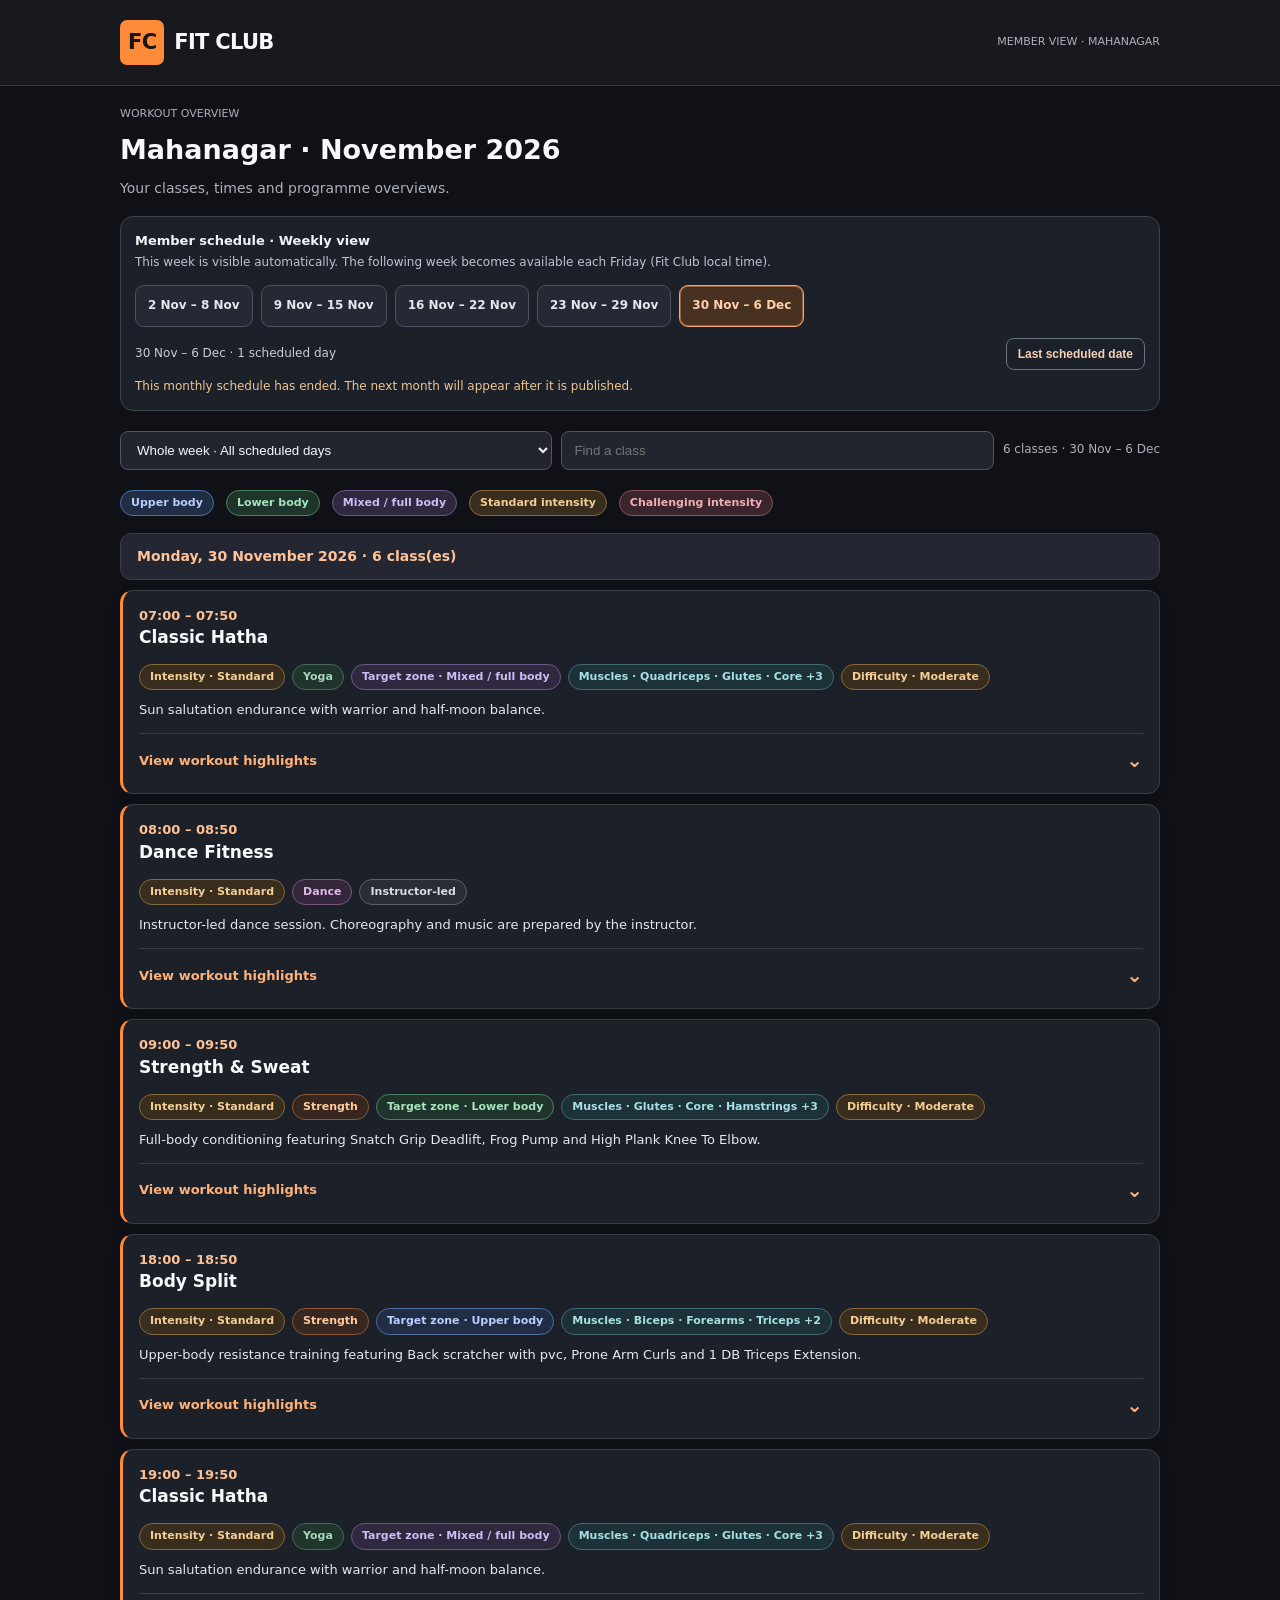
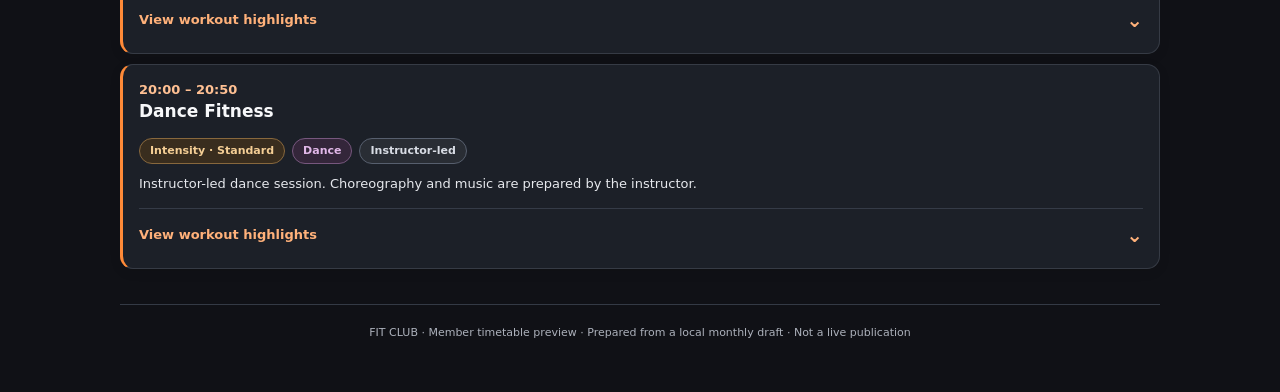
<file: months/mahanagar/2026-11.html>
<!doctype html>
<html lang="en"><head><meta charset="utf-8"><meta name="viewport" content="width=device-width,initial-scale=1"><meta name="color-scheme" content="dark"><title>Fit Club · Member · Mahanagar · 2026-11</title><style>:root{--bg:#101116;--panel:#1c2028;--line:#343a45;--muted:#acb1bb;--accent:#ff8a38;--txt:#f7f8fa;--warn:#f4c07b}*{box-sizing:border-box}body{font:14px/1.48 system-ui,-apple-system,Segoe UI,sans-serif;background:var(--bg);color:var(--txt);margin:0}.container{max-width:1080px;margin:auto;padding:20px}.head{border-bottom:1px solid var(--line);background:#17191e}.headinner{max-width:1080px;margin:auto;padding:20px;display:flex;align-items:center;justify-content:space-between;flex-wrap:wrap;gap:15px}.brand{font-size:21px;letter-spacing:-.7px;font-weight:850}.mark{display:inline-flex;background:var(--accent);color:#171412;border-radius:7px;padding:7px 8px;margin-right:10px}.tiny{font-size:11px;color:var(--muted)}.hero h1{font-size:27px;margin:8px 0}.hero p{color:var(--muted);margin:0}.controls{display:flex;gap:9px;flex-wrap:wrap;align-items:center;margin:20px 0}.controls select,.controls input{background:#22252e;border:1px solid #515664;border-radius:8px;padding:9px 12px;color:var(--txt);min-height:39px;flex:1;min-width:180px}.count{font-size:12px;color:var(--muted)}.day{border:1px solid var(--line);border-radius:12px;margin:17px 0;overflow:hidden;background:#16191f}.dayHead{font-size:14px;font-weight:750;padding:12px 16px;background:#292d36;border-bottom:1px solid var(--line)}.item{padding:16px;border-bottom:1px solid #343943}.item:last-child{border-bottom:0}.row{display:flex;align-items:flex-start;justify-content:space-between;flex-wrap:wrap;gap:9px}.title{font-size:17px;font-weight:760;margin:0 0 4px}.time{color:#ffc093;font-size:13px;font-weight:750}.dim{color:var(--muted);font-size:12px}.pills{display:flex;flex-wrap:wrap;gap:6px;margin:9px 0}.pill{font-size:11px;border:1px solid #505968;border-radius:999px;padding:4px 8px;color:#d1d4db}.pills .pill.main{border-color:#935935;color:#ffc6a0;background:#36261e}.desc{font-size:13px;color:#e8eaf0;margin:9px 0}.warning{color:#f6cd94;font-size:12px}.part{background:#20242d;border:1px solid #373c48;border-radius:10px;padding:11px;margin:10px 0}.part h4{margin:0 0 6px;font-size:12px;text-transform:uppercase;letter-spacing:.7px;color:#ffbd8e}.part ul{margin:0;padding-left:21px}.part li{padding:2px 0}.notes{font-size:12px;color:#d7d9df;border-top:1px solid var(--line);margin-top:12px;padding-top:9px}.notes ol{padding-left:20px}.notes li{margin:3px 0;white-space:pre-wrap}summary{cursor:pointer;color:#ffc493;font-weight:650}.empty{padding:36px;text-align:center;color:var(--muted);border:1px dashed var(--line);border-radius:10px}.foot{border-top:1px solid var(--line);padding:20px;text-align:center;font-size:11px;color:var(--muted);margin-top:35px}[hidden]{display:none!important}@media(max-width:650px){.container{padding:12px}.headinner{padding:12px}.hero h1{font-size:22px}.item{padding:12px}}
/* Dark individual card presentation, without tinting the entire card */
.day {background:transparent;border:0;overflow:visible}
.dayHead {border:1px solid #393d46;border-radius:11px;background:#242731;color:#ffc39a;margin-bottom:10px}
.item {border:1px solid #363b45;border-radius:13px;background:#1c2028;margin:10px 0;padding:15px 16px;box-shadow:0 3px 12px #00000016}
.item:last-child {border-bottom:1px solid #363b45}
.item.member-item {border-left:3px solid #ff8a38}
.item .row {gap:6px 12px}
.item .pills {display:flex;flex-wrap:wrap;gap:7px;margin:10px 0 5px;align-items:center}
.pill.fc-chip {display:inline-flex;align-items:center;gap:5px;padding:5px 10px;border-radius:999px;font-size:11px;font-weight:700;line-height:1.3;white-space:normal;border-width:1px;border-style:solid}
.fc-chip.fc-strength {color:#ffca9e;background:#38271e;border-color:#8a5839}
.fc-chip.fc-cardio {color:#d9b8ee;background:#30253a;border-color:#675078}
.fc-chip.fc-boxing {color:#e8b3af;background:#372529;border-color:#83545a}
.fc-chip.fc-yoga {color:#a6d6bd;background:#20362d;border-color:#456b58}
.fc-chip.fc-dance {color:#e2b8e9;background:#34263a;border-color:#77577e}
.fc-chip.fc-recovery {color:#a9d8c7;background:#203630;border-color:#497264}
.fc-chip.fc-general {color:#d0d5dd;background:#292d34;border-color:#5b626e}
.fc-chip.fc-zone-upper {color:#b8d0ff;background:#202d45;border-color:#4d709f}
.fc-chip.fc-zone-lower {color:#a6e5bf;background:#1f352c;border-color:#4b8062}
.fc-chip.fc-zone-mixed {color:#cbbdf5;background:#30283f;border-color:#695887}
.fc-chip.fc-effort-reduced,.fc-chip.fc-diff-easy {color:#a6e5bf;background:#1f352c;border-color:#4b8062}
.fc-chip.fc-effort-standard,.fc-chip.fc-diff-moderate {color:#f4ce95;background:#392d1e;border-color:#88683d}
.fc-chip.fc-effort-challenging,.fc-chip.fc-diff-hard {color:#f0afb5;background:#3a252c;border-color:#87515d}
.fc-chip.fc-muscles {color:#a6dfe4;background:#1d3238;border-color:#416b76}
.fc-chip.fc-neutral {color:#d8dce4;background:#292d34;border-color:#575f6e}
.fc-legend {display:flex;flex-wrap:wrap;gap:7px 12px;align-items:center;margin:12px 0 17px;font-size:11px;color:#b9bec9}
.fc-legend .pill {font-weight:650}
.fc-member-summary {margin:10px 0 3px;line-height:1.55;color:#e6e8ed;font-size:13px}
@media(max-width:650px){.item{padding:13px 12px}.pill.fc-chip{font-size:10.5px;padding:5px 8px}.fc-legend{gap:6px}}

/* Expandable WOD highlights: Member-facing, no trainer prescriptions. */
.fc-highlights{border-top:1px solid #353b47;margin-top:13px;padding-top:8px}
.fc-highlights summary{cursor:pointer;list-style:none;color:#ffb17a;font-size:13px;font-weight:750;padding:8px 0;display:flex;justify-content:space-between;align-items:center;gap:12px;user-select:none}
.fc-highlights summary::-webkit-details-marker{display:none}
.fc-highlights summary:focus-visible{outline:2px solid #ff8a38;outline-offset:3px;border-radius:4px}
.fc-hl-chevron{font-size:20px;line-height:1;transition:transform .15s ease}
.fc-highlights[open] .fc-hl-chevron{transform:rotate(180deg)}
.fc-hl-content{background:#151a21;border:1px solid #303743;border-radius:10px;padding:12px 14px;margin:4px 0 2px;color:#d9e0e9;font-size:13px;line-height:1.55}
.fc-hl-content ul{margin:8px 0 2px;padding-left:19px}
.fc-hl-content li+li{margin-top:7px}
.fc-hl-focus{margin:0 0 9px;color:#e9edf3}
.fc-hl-focus strong{color:#ffb17a}
@media (prefers-reduced-motion:reduce){.fc-hl-chevron{transition:none}}

/* FIT CLUB: automatic weekly schedule navigation */
.fc-weekly-navigation{margin:17px 0 13px;background:#1c2028;border:1px solid #3d444f;border-radius:13px;padding:14px}
.fc-week-heading{font-size:13px;font-weight:800;color:#f3f3f6;margin:0 0 3px}
.fc-week-explainer{font-size:12px;color:#bcc4d0;margin:0 0 13px;line-height:1.55}
.fc-week-buttons{display:flex;flex-wrap:wrap;gap:8px;margin-bottom:11px}
.fc-week-btn{border:1px solid #495363;background:#242933;color:#e3e6ed;border-radius:9px;font:700 12px/1.45 system-ui,sans-serif;padding:9px 12px;cursor:pointer;min-height:42px}
.fc-week-btn:hover{border-color:#ee9554;color:#fff}
.fc-week-btn[aria-pressed="true"]{background:#493121;border-color:#ffa56a;color:#ffd0ac;box-shadow:inset 0 0 0 1px #9b5f34}
.fc-week-btn:focus-visible,.fc-today-btn:focus-visible{outline:2px solid #ff9f5e;outline-offset:2px}
.fc-week-meta{display:flex;justify-content:space-between;gap:10px;flex-wrap:wrap;align-items:center;color:#c6cfda;font-size:12px}
.fc-today-btn{background:transparent;border:1px solid #69727e;color:#f5d1b4;border-radius:8px;font-size:12px;font-weight:750;padding:8px 11px;cursor:pointer}
.fc-week-advice{font-size:12px;color:#f0c591;margin:8px 0 0}
.day.fc-spotlight .dayHead{border-color:#eb9454;box-shadow:inset 3px 0 #ff9448;background:#38312d}
.day.fc-spotlight .dayHead:after{content:' · Today';color:#ffd2b1;font-size:11px;text-transform:uppercase;letter-spacing:.4px}
.day.fc-prestart .dayHead:after{content:' · First scheduled date';color:#ffd2b1;font-size:11px}
.controls{align-items:center}
#daySelect{min-width:190px}
.fc-hidden-empty{padding:22px;border:1px dashed #515a65;border-radius:11px;color:#c8ced6;margin:14px 0}
@media(max-width:650px){.fc-weekly-navigation{padding:12px}.fc-week-buttons{flex-wrap:nowrap;overflow-x:auto;scrollbar-width:thin;padding-bottom:4px}.fc-week-btn{flex-shrink:0}.fc-week-meta{flex-direction:column;align-items:flex-start}.fc-today-btn{width:100%}}
</style><style id="fc-ops-v02-style">.fc-ops-banner{margin:10px 0 7px;padding:11px 12px;border-radius:9px;border:1px solid #b56f3c;background:#30251e;color:#ffe3c8;font-size:13px;font-weight:700;line-height:1.5}.fc-ops-banner.cancelled{border-color:#b6676b;background:#391f23;color:#ffd6d8}.fc-ops-cancelled{border-left:4px solid #ed8585!important}.fc-ops-label{display:inline-block;font-weight:900;font-size:11px;letter-spacing:.65px;margin-right:8px}.fc-ops-banner p{color:inherit;margin:5px 0 0;font-size:12px}</style><style id="fc-cancellation-display-v3">
/* Fit Club member cancellation display v3: visual only; original session data unchanged */
article.fc-ops-cancelled{background:#1f2028;border:1px solid #65454e!important;border-left:3px solid #e98c99!important;position:relative;padding:16px 18px;box-shadow:none}
article.fc-ops-cancelled>.row{display:flex;gap:9px 16px;align-items:flex-start;justify-content:space-between}
article.fc-ops-cancelled .time{color:#f8b68a}
article.fc-ops-cancelled .title{color:#f9fafb}
.fc-cancel-badge{display:inline-flex;gap:6px;align-items:center;flex-shrink:0;border-radius:7px;background:#48282f;border:1px solid #945b68;color:#ffd7de;font:800 11px/1.4 system-ui,sans-serif;letter-spacing:.65px;padding:6px 10px}
.fc-cancel-notice{margin-top:13px;background:#30252d;border:1px solid #694550;border-radius:10px;padding:12px 14px;color:#ffe1e5}
.fc-cancel-message{display:flex;gap:10px;align-items:center;font-size:14px;font-weight:740;line-height:1.5}
.fc-cancel-symbol{color:#ffb9c2;font-size:18px;line-height:1}
.fc-cancel-reason{color:#efc9cf;font-size:13px;line-height:1.5;margin:8px 0 0 28px;overflow-wrap:anywhere}
.fc-cancel-reason strong{color:#ffdbe0}
.fc-all-cancelled{border:1px solid #8d5963;border-radius:12px;background:#30252d;padding:14px 16px;color:#ffe4e8;margin:9px 0 12px}
.fc-all-cancelled strong{display:block;font-size:15px;margin-bottom:4px}
.fc-all-cancelled span{font-size:13px;color:#edd0d5}
.fc-cancelled-day-list{border:1px solid #51414b;background:#1a1d24;border-radius:11px;padding:0 12px;margin-bottom:12px}
.fc-cancelled-day-list>summary{list-style:none;cursor:pointer;color:#ffc6ce;font-size:13px;font-weight:750;padding:13px 6px;display:flex;align-items:center;justify-content:space-between}
.fc-cancelled-day-list>summary::-webkit-details-marker{display:none}
.fc-cancelled-day-list>summary:after{content:'⌄';font-size:18px;line-height:1}
.fc-cancelled-day-list[open]>summary:after{transform:rotate(180deg)}
.fc-cancelled-day-list>summary:focus-visible{outline:2px solid #ffc6ce;outline-offset:2px}
.fc-cancelled-day-items{padding-bottom:3px}
.fc-cancelled-day-items>.item{margin:8px 0}
@media(max-width:650px){
 article.fc-ops-cancelled{padding:13px}
 .fc-cancel-badge{font-size:10px;padding:5px 8px}
 .fc-cancel-message{font-size:13px}
 .fc-cancel-reason{margin-left:0}
 .fc-all-cancelled{padding:12px}
}
</style></head><body><header class="head"><div class="headinner"><div class="brand"><span class="mark">FC</span>FIT CLUB</div><div class="tiny">MEMBER VIEW · MAHANAGAR</div></div></header><main class="container"><div class="hero"><div class="tiny">WORKOUT OVERVIEW</div><h1>Mahanagar · November 2026</h1><p>Your classes, times and programme overviews.</p></div><div class="controls"><select id="daySelect"><option value="">All class days</option><option value="2026-11-02">02 Nov 2026 · Mon</option><option value="2026-11-03">03 Nov 2026 · Tue</option><option value="2026-11-04">04 Nov 2026 · Wed</option><option value="2026-11-05">05 Nov 2026 · Thu</option><option value="2026-11-06">06 Nov 2026 · Fri</option><option value="2026-11-07">07 Nov 2026 · Sat</option><option value="2026-11-09">09 Nov 2026 · Mon</option><option value="2026-11-10">10 Nov 2026 · Tue</option><option value="2026-11-11">11 Nov 2026 · Wed</option><option value="2026-11-12">12 Nov 2026 · Thu</option><option value="2026-11-13">13 Nov 2026 · Fri</option><option value="2026-11-14">14 Nov 2026 · Sat</option><option value="2026-11-16">16 Nov 2026 · Mon</option><option value="2026-11-17">17 Nov 2026 · Tue</option><option value="2026-11-18">18 Nov 2026 · Wed</option><option value="2026-11-19">19 Nov 2026 · Thu</option><option value="2026-11-20">20 Nov 2026 · Fri</option><option value="2026-11-21">21 Nov 2026 · Sat</option><option value="2026-11-23">23 Nov 2026 · Mon</option><option value="2026-11-24">24 Nov 2026 · Tue</option><option value="2026-11-25">25 Nov 2026 · Wed</option><option value="2026-11-26">26 Nov 2026 · Thu</option><option value="2026-11-27">27 Nov 2026 · Fri</option><option value="2026-11-28">28 Nov 2026 · Sat</option><option value="2026-11-30">30 Nov 2026 · Mon</option></select><input type="search" id="searchInput" placeholder="Find a class"><div class="count" id="count">146 classes</div></div><div class="fc-legend" aria-label="Color legend"><span class="pill fc-chip fc-zone-upper">Upper body</span><span class="pill fc-chip fc-zone-lower">Lower body</span><span class="pill fc-chip fc-zone-mixed">Mixed / full body</span><span class="pill fc-chip fc-effort-standard">Standard intensity</span><span class="pill fc-chip fc-effort-challenging">Challenging intensity</span></div><div id="sessions"><section class="day" data-group="2026-11-02"><div class="dayHead">Monday, 02 November 2026 · 6 class(es)</div><article class="item member-item" data-date="2026-11-02" data-search="classic hatha 07:00 scheduled"><div class="row"><div><div class="time">07:00 – 07:50</div><h3 class="title">Classic Hatha</h3></div></div><div class="pills"><span class="pill fc-chip fc-effort-standard">Intensity · Standard</span><span class="pill fc-chip fc-yoga">Yoga</span><span class="pill fc-chip fc-zone-mixed">Target zone · Mixed / full body</span><span class="pill fc-chip fc-muscles" title="Hamstrings, Hip Flexors, Back, Glutes, Adductors, Obliques">Muscles · Hamstrings · Hip Flexors · Back +3</span><span class="pill fc-chip fc-diff-moderate" title="Library rating may be provisional">Difficulty · Moderate</span></div><p class="fc-member-summary">Twists, hip openers and hamstring stretches.</p><details class="fc-highlights"><summary>View workout highlights <span class="fc-hl-chevron" aria-hidden="true">⌄</span></summary><div class="fc-hl-content"><p class="fc-hl-focus"><strong>Focus:</strong> Twisting, hip-opening and hamstring flexibility</p><ul><li>Opening ritual and warm-up</li><li>Surya Namaskar block</li><li>Main asana practice</li><li>Pranayama, Savasana and closing</li></ul></div></details></article><article class="item member-item" data-date="2026-11-02" data-search="dance fitness 08:00 scheduled"><div class="row"><div><div class="time">08:00 – 08:50</div><h3 class="title">Dance Fitness</h3></div></div><div class="pills"><span class="pill fc-chip fc-effort-standard">Intensity · Standard</span><span class="pill fc-chip fc-dance">Dance</span><span class="pill fc-chip fc-neutral">Instructor-led</span></div><p class="fc-member-summary">Instructor-led dance session. Choreography and music are prepared by the instructor.</p><details class="fc-highlights"><summary>View workout highlights <span class="fc-hl-chevron" aria-hidden="true">⌄</span></summary><div class="fc-hl-content"><ul><li>Instructor-led dance fitness session</li><li>Music and choreography are selected by the instructor; a detailed movement sequence is not available in the source workout library.</li></ul></div></details></article><article class="item member-item" data-date="2026-11-02" data-search="strength &amp; sweat 09:00 scheduled"><div class="row"><div><div class="time">09:00 – 09:50</div><h3 class="title">Strength &amp; Sweat</h3></div></div><div class="pills"><span class="pill fc-chip fc-effort-standard">Intensity · Standard</span><span class="pill fc-chip fc-strength">Strength</span><span class="pill fc-chip fc-zone-mixed">Target zone · Mixed / full body</span><span class="pill fc-chip fc-muscles" title="Core, Obliques, Hip Flexors">Muscles · Core · Obliques · Hip Flexors</span><span class="pill fc-chip fc-diff-easy" title="Library rating may be provisional">Difficulty · Easy</span></div><p class="fc-member-summary">Full-body conditioning featuring Barbell Clean Grip High Pull, Barbell Hang Power Clean and BB Front rack march.</p><details class="fc-highlights"><summary>View workout highlights <span class="fc-hl-chevron" aria-hidden="true">⌄</span></summary><div class="fc-hl-content"><p class="fc-hl-focus"><strong>Focus:</strong> Full-body conditioning</p><ul><li>Warm-up movements: Butt kicks, Deltoid circles</li><li>Warm-up movements: 1-ARM DB Upright Row, BP Halos, Cat camel</li><li>Main movement sequence: Barbell Clean Grip High Pull, Barbell Hang Power Clean, BB Front rack march and more</li><li>Additional movements: Side plank, Kettlebell Woodchops</li><li>Cooldown: Supine twist pose, Child's pose, Standing Straddle and more</li></ul></div></details></article><article class="item member-item" data-date="2026-11-02" data-search="body split 18:00 scheduled"><div class="row"><div><div class="time">18:00 – 18:50</div><h3 class="title">Body Split</h3></div></div><div class="pills"><span class="pill fc-chip fc-effort-standard">Intensity · Standard</span><span class="pill fc-chip fc-strength">Strength</span><span class="pill fc-chip fc-zone-upper">Target zone · Upper body</span><span class="pill fc-chip fc-muscles" title="Biceps, Back, Shoulders, Forearms">Muscles · Biceps · Back · Shoulders +1</span><span class="pill fc-chip fc-diff-moderate" title="Library rating may be provisional">Difficulty · Moderate</span></div><p class="fc-member-summary">Upper-body resistance training featuring Quadruped Torso Rotation, Arm Renegade Rows and Barbell Bent Over Rows.</p><details class="fc-highlights"><summary>View workout highlights <span class="fc-hl-chevron" aria-hidden="true">⌄</span></summary><div class="fc-hl-content"><p class="fc-hl-focus"><strong>Focus:</strong> Upper-body resistance training</p><ul><li>Opening movements: High knees, Bird dog</li><li>Movement preparation: High plank reach, Bent Over W's</li><li>Main movement sequence: Quadruped Torso Rotation, Arm Renegade Rows, Barbell Bent Over Rows</li><li>Additional movements: DB Hammer Curl, Barbell Supinated Bent Over Rows, Barbell Shrugs, Superman hold</li><li>Closing mobility and stretches: Child's pose, Dynamic Wrist Stretch</li></ul></div></details></article><article class="item member-item" data-date="2026-11-02" data-search="classic hatha 19:00 scheduled"><div class="row"><div><div class="time">19:00 – 19:50</div><h3 class="title">Classic Hatha</h3></div></div><div class="pills"><span class="pill fc-chip fc-effort-standard">Intensity · Standard</span><span class="pill fc-chip fc-yoga">Yoga</span><span class="pill fc-chip fc-zone-mixed">Target zone · Mixed / full body</span><span class="pill fc-chip fc-muscles" title="Hamstrings, Hip Flexors, Back, Glutes, Adductors, Obliques">Muscles · Hamstrings · Hip Flexors · Back +3</span><span class="pill fc-chip fc-diff-moderate" title="Library rating may be provisional">Difficulty · Moderate</span></div><p class="fc-member-summary">Twists, hip openers and hamstring stretches.</p><details class="fc-highlights"><summary>View workout highlights <span class="fc-hl-chevron" aria-hidden="true">⌄</span></summary><div class="fc-hl-content"><p class="fc-hl-focus"><strong>Focus:</strong> Twisting, hip-opening and hamstring flexibility</p><ul><li>Opening ritual and warm-up</li><li>Surya Namaskar block</li><li>Main asana practice</li><li>Pranayama, Savasana and closing</li></ul></div></details></article><article class="item member-item" data-date="2026-11-02" data-search="dance fitness 20:00 scheduled"><div class="row"><div><div class="time">20:00 – 20:50</div><h3 class="title">Dance Fitness</h3></div></div><div class="pills"><span class="pill fc-chip fc-effort-standard">Intensity · Standard</span><span class="pill fc-chip fc-dance">Dance</span><span class="pill fc-chip fc-neutral">Instructor-led</span></div><p class="fc-member-summary">Instructor-led dance session. Choreography and music are prepared by the instructor.</p><details class="fc-highlights"><summary>View workout highlights <span class="fc-hl-chevron" aria-hidden="true">⌄</span></summary><div class="fc-hl-content"><ul><li>Instructor-led dance fitness session</li><li>Music and choreography are selected by the instructor; a detailed movement sequence is not available in the source workout library.</li></ul></div></details></article></section><section class="day" data-group="2026-11-03"><div class="dayHead">Tuesday, 03 November 2026 · 6 class(es)</div><article class="item member-item" data-date="2026-11-03" data-search="burn circuit 07:00 scheduled"><div class="row"><div><div class="time">07:00 – 07:50</div><h3 class="title">Burn Circuit</h3></div></div><div class="pills"><span class="pill fc-chip fc-effort-standard">Intensity · Standard</span><span class="pill fc-chip fc-cardio">Conditioning</span><span class="pill fc-chip fc-zone-mixed">Target zone · Mixed / full body</span><span class="pill fc-chip fc-muscles" title="Quadriceps, Glutes, Shoulders, Adductors, Back, Core">Muscles · Quadriceps · Glutes · Shoulders +3</span><span class="pill fc-chip fc-diff-moderate" title="Library rating may be provisional">Difficulty · Moderate</span></div><p class="fc-member-summary">Squats, lunges, high pulls and push-ups with tempo options.</p><details class="fc-highlights"><summary>View workout highlights <span class="fc-hl-chevron" aria-hidden="true">⌄</span></summary><div class="fc-hl-content"><p class="fc-hl-focus"><strong>Focus:</strong> Lower-body and shoulder conditioning</p><ul><li>Opening activity</li><li>Six slow/fast stations</li><li>Core finisher</li></ul></div></details></article><article class="item member-item" data-date="2026-11-03" data-search="body split 08:00 scheduled"><div class="row"><div><div class="time">08:00 – 08:50</div><h3 class="title">Body Split</h3></div></div><div class="pills"><span class="pill fc-chip fc-effort-standard">Intensity · Standard</span><span class="pill fc-chip fc-strength">Strength</span><span class="pill fc-chip fc-zone-upper">Target zone · Upper body</span><span class="pill fc-chip fc-muscles" title="Biceps, Shoulders, Back, Forearms, Triceps, Core">Muscles · Biceps · Shoulders · Back +3</span><span class="pill fc-chip fc-diff-moderate" title="Library rating may be provisional">Difficulty · Moderate</span></div><p class="fc-member-summary">Upper-body resistance training featuring Prone swimmers, Cat camel and Dumbbell Bent Over Row.</p><details class="fc-highlights"><summary>View workout highlights <span class="fc-hl-chevron" aria-hidden="true">⌄</span></summary><div class="fc-hl-content"><p class="fc-hl-focus"><strong>Focus:</strong> Upper-body resistance training</p><ul><li>Opening movements: V Situps, jumping T'S</li><li>Movement preparation: Arm Renegade Rows, Alt. 1 KB Gorilla Row</li><li>Main movement sequence: Prone swimmers, Cat camel, Dumbbell Bent Over Row</li><li>Additional movements: Double arm 1 kb supinated row, BB Drag Curls, Bent Over Y Raises, Superman Torso Raises</li><li>Closing mobility and stretches: Child's pose, Stan. Side Bend</li></ul></div></details></article><article class="item member-item" data-date="2026-11-03" data-search="dance fitness 09:00 scheduled"><div class="row"><div><div class="time">09:00 – 09:50</div><h3 class="title">Dance Fitness</h3></div></div><div class="pills"><span class="pill fc-chip fc-effort-standard">Intensity · Standard</span><span class="pill fc-chip fc-dance">Dance</span><span class="pill fc-chip fc-neutral">Instructor-led</span></div><p class="fc-member-summary">Instructor-led dance session. Choreography and music are prepared by the instructor.</p><details class="fc-highlights"><summary>View workout highlights <span class="fc-hl-chevron" aria-hidden="true">⌄</span></summary><div class="fc-hl-content"><ul><li>Instructor-led dance fitness session</li><li>Music and choreography are selected by the instructor; a detailed movement sequence is not available in the source workout library.</li></ul></div></details></article><article class="item member-item" data-date="2026-11-03" data-search="classic hatha 18:00 scheduled"><div class="row"><div><div class="time">18:00 – 18:50</div><h3 class="title">Classic Hatha</h3></div></div><div class="pills"><span class="pill fc-chip fc-effort-standard">Intensity · Standard</span><span class="pill fc-chip fc-yoga">Yoga</span><span class="pill fc-chip fc-zone-mixed">Target zone · Mixed / full body</span><span class="pill fc-chip fc-muscles" title="Quadriceps, Glutes, Core, Shoulders, Hamstrings, Adductors">Muscles · Quadriceps · Glutes · Core +3</span><span class="pill fc-chip fc-diff-moderate" title="Library rating may be provisional">Difficulty · Moderate</span></div><p class="fc-member-summary">Sun salutation endurance with warrior and half-moon balance.</p><details class="fc-highlights"><summary>View workout highlights <span class="fc-hl-chevron" aria-hidden="true">⌄</span></summary><div class="fc-hl-content"><p class="fc-hl-focus"><strong>Focus:</strong> Surya Namaskar endurance and standing balance</p><ul><li>Opening ritual and warm-up</li><li>Surya Namaskar block</li><li>Main asana practice</li><li>Pranayama, Savasana and closing</li></ul></div></details></article><article class="item member-item" data-date="2026-11-03" data-search="fusion dance fitness 19:00 scheduled"><div class="row"><div><div class="time">19:00 – 19:50</div><h3 class="title">Fusion Dance Fitness</h3></div></div><div class="pills"><span class="pill fc-chip fc-effort-standard">Intensity · Standard</span><span class="pill fc-chip fc-dance">Dance</span><span class="pill fc-chip fc-neutral">Instructor-led</span></div><p class="fc-member-summary">Instructor-led dance session. Choreography and music are prepared by the instructor.</p><details class="fc-highlights"><summary>View workout highlights <span class="fc-hl-chevron" aria-hidden="true">⌄</span></summary><div class="fc-hl-content"><ul><li>Instructor-led dance fitness session</li><li>Music and choreography are selected by the instructor; a detailed movement sequence is not available in the source workout library.</li></ul></div></details></article><article class="item member-item" data-date="2026-11-03" data-search="strength &amp; sweat 20:00 scheduled"><div class="row"><div><div class="time">20:00 – 20:50</div><h3 class="title">Strength &amp; Sweat</h3></div></div><div class="pills"><span class="pill fc-chip fc-effort-standard">Intensity · Standard</span><span class="pill fc-chip fc-strength">Strength</span><span class="pill fc-chip fc-zone-lower">Target zone · Lower body</span><span class="pill fc-chip fc-muscles" title="Quadriceps, Glutes, Hamstrings, Core">Muscles · Quadriceps · Glutes · Hamstrings +1</span><span class="pill fc-chip fc-diff-hard" title="Library rating may be provisional">Difficulty · Hard</span></div><p class="fc-member-summary">Leg-focused strength with lunges, squats and conditioning.</p><details class="fc-highlights"><summary>View workout highlights <span class="fc-hl-chevron" aria-hidden="true">⌄</span></summary><div class="fc-hl-content"><p class="fc-hl-focus"><strong>Focus:</strong> Lower-body strength under conditioning demand</p><ul><li>Key movements — BB Front Rack Lunges, DB Front rack squats, Rack Squat-L, Sprawlees, Rack Squat-R and more</li></ul></div></details></article></section><section class="day" data-group="2026-11-04"><div class="dayHead">Wednesday, 04 November 2026 · 6 class(es)</div><article class="item member-item" data-date="2026-11-04" data-search="classic hatha 07:00 scheduled"><div class="row"><div><div class="time">07:00 – 07:50</div><h3 class="title">Classic Hatha</h3></div></div><div class="pills"><span class="pill fc-chip fc-effort-standard">Intensity · Standard</span><span class="pill fc-chip fc-yoga">Yoga</span><span class="pill fc-chip fc-zone-mixed">Target zone · Mixed / full body</span><span class="pill fc-chip fc-muscles" title="Hamstrings, Hips/Glutes, Back, Shoulders, Core">Muscles · Hamstrings · Hips/Glutes · Back +2</span><span class="pill fc-chip fc-diff-moderate" title="Library rating may be provisional">Difficulty · Moderate</span></div><p class="fc-member-summary">Full-body yoga flexibility and breathwork.</p><details class="fc-highlights"><summary>View workout highlights <span class="fc-hl-chevron" aria-hidden="true">⌄</span></summary><div class="fc-hl-content"><p class="fc-hl-focus"><strong>Focus:</strong> Full-body flexibility and controlled poses</p><ul><li>Key movements — Sivananda Surya Namaskara, Kaliasana and Variation, Parivritta Trikonasana Variation, Rajakapotasana, Ustrasana - Parivrtta Ustrasana and more</li></ul></div></details></article><article class="item member-item" data-date="2026-11-04" data-search="dance fitness 08:00 scheduled"><div class="row"><div><div class="time">08:00 – 08:50</div><h3 class="title">Dance Fitness</h3></div></div><div class="pills"><span class="pill fc-chip fc-effort-standard">Intensity · Standard</span><span class="pill fc-chip fc-dance">Dance</span><span class="pill fc-chip fc-neutral">Instructor-led</span></div><p class="fc-member-summary">Instructor-led dance session. Choreography and music are prepared by the instructor.</p><details class="fc-highlights"><summary>View workout highlights <span class="fc-hl-chevron" aria-hidden="true">⌄</span></summary><div class="fc-hl-content"><ul><li>Instructor-led dance fitness session</li><li>Music and choreography are selected by the instructor; a detailed movement sequence is not available in the source workout library.</li></ul></div></details></article><article class="item member-item" data-date="2026-11-04" data-search="body split 09:00 scheduled"><div class="row"><div><div class="time">09:00 – 09:50</div><h3 class="title">Body Split</h3></div></div><div class="pills"><span class="pill fc-chip fc-effort-standard">Intensity · Standard</span><span class="pill fc-chip fc-strength">Strength</span><span class="pill fc-chip fc-zone-upper">Target zone · Upper body</span><span class="pill fc-chip fc-muscles" title="Triceps, Shoulders, Chest, Core, Obliques, Hip Flexors">Muscles · Triceps · Shoulders · Chest +3</span><span class="pill fc-chip fc-diff-moderate" title="Library rating may be provisional">Difficulty · Moderate</span></div><p class="fc-member-summary">Upper-body resistance training featuring PVC Passthrough, Pulse Pushups and Flat Double Arm Chest Press.</p><details class="fc-highlights"><summary>View workout highlights <span class="fc-hl-chevron" aria-hidden="true">⌄</span></summary><div class="fc-hl-content"><p class="fc-hl-focus"><strong>Focus:</strong> Upper-body resistance training</p><ul><li>Opening movements: plank, High knees</li><li>Movement preparation: Deadbug Single Side, Reverse palm squeezes</li><li>Main movement sequence: PVC Passthrough, Pulse Pushups, Flat Double Arm Chest Press, Leg Raise Hold</li><li>Additional movements: Lying KB skull crusher, Arm bent pullover, Front raises, Hand Release Pushups</li><li>Closing mobility and stretches: Prone Chest Stretch, Camel pose hold, Kneeling Pec Stretch and more</li></ul></div></details></article><article class="item member-item" data-date="2026-11-04" data-search="burn circuit 18:00 scheduled"><div class="row"><div><div class="time">18:00 – 18:50</div><h3 class="title">Burn Circuit</h3></div></div><div class="pills"><span class="pill fc-chip fc-effort-standard">Intensity · Standard</span><span class="pill fc-chip fc-cardio">Conditioning</span><span class="pill fc-chip fc-zone-mixed">Target zone · Mixed / full body</span><span class="pill fc-chip fc-muscles" title="Shoulders, Quadriceps, Glutes, Back, Core, Hip Flexors">Muscles · Shoulders · Quadriceps · Glutes +3</span><span class="pill fc-chip fc-diff-moderate" title="Library rating may be provisional">Difficulty · Moderate</span></div><p class="fc-member-summary">Minute-long stations of rope waves, presses, squats and frog jumps.</p><details class="fc-highlights"><summary>View workout highlights <span class="fc-hl-chevron" aria-hidden="true">⌄</span></summary><div class="fc-hl-content"><p class="fc-hl-focus"><strong>Focus:</strong> Full-body endurance</p><ul><li>Opening activity</li><li>Six 60-second stations</li><li>V-sit and overhead finisher</li></ul></div></details></article><article class="item member-item" data-date="2026-11-04" data-search="classic hatha 19:00 scheduled"><div class="row"><div><div class="time">19:00 – 19:50</div><h3 class="title">Classic Hatha</h3></div></div><div class="pills"><span class="pill fc-chip fc-effort-standard">Intensity · Standard</span><span class="pill fc-chip fc-yoga">Yoga</span><span class="pill fc-chip fc-zone-mixed">Target zone · Mixed / full body</span><span class="pill fc-chip fc-muscles" title="Hamstrings, Hips/Glutes, Back, Shoulders, Core">Muscles · Hamstrings · Hips/Glutes · Back +2</span><span class="pill fc-chip fc-diff-moderate" title="Library rating may be provisional">Difficulty · Moderate</span></div><p class="fc-member-summary">Full-body yoga flexibility and breathwork.</p><details class="fc-highlights"><summary>View workout highlights <span class="fc-hl-chevron" aria-hidden="true">⌄</span></summary><div class="fc-hl-content"><p class="fc-hl-focus"><strong>Focus:</strong> Full-body flexibility and controlled poses</p><ul><li>Key movements — Sivananda Surya Namaskara, Kaliasana and Variation, Parivritta Trikonasana Variation, Rajakapotasana, Ustrasana - Parivrtta Ustrasana and more</li></ul></div></details></article><article class="item member-item" data-date="2026-11-04" data-search="dance fitness 20:00 scheduled"><div class="row"><div><div class="time">20:00 – 20:50</div><h3 class="title">Dance Fitness</h3></div></div><div class="pills"><span class="pill fc-chip fc-effort-standard">Intensity · Standard</span><span class="pill fc-chip fc-dance">Dance</span><span class="pill fc-chip fc-neutral">Instructor-led</span></div><p class="fc-member-summary">Instructor-led dance session. Choreography and music are prepared by the instructor.</p><details class="fc-highlights"><summary>View workout highlights <span class="fc-hl-chevron" aria-hidden="true">⌄</span></summary><div class="fc-hl-content"><ul><li>Instructor-led dance fitness session</li><li>Music and choreography are selected by the instructor; a detailed movement sequence is not available in the source workout library.</li></ul></div></details></article></section><section class="day" data-group="2026-11-05"><div class="dayHead">Thursday, 05 November 2026 · 5 class(es)</div><article class="item member-item" data-date="2026-11-05" data-search="classic hatha 08:00 scheduled"><div class="row"><div><div class="time">08:00 – 08:50</div><h3 class="title">Classic Hatha</h3></div></div><div class="pills"><span class="pill fc-chip fc-effort-standard">Intensity · Standard</span><span class="pill fc-chip fc-yoga">Yoga</span><span class="pill fc-chip fc-zone-mixed">Target zone · Mixed / full body</span><span class="pill fc-chip fc-muscles" title="Quadriceps, Core, Back, Shoulders, Glutes, Hamstrings">Muscles · Quadriceps · Core · Back +3</span><span class="pill fc-chip fc-diff-moderate" title="Library rating may be provisional">Difficulty · Moderate</span></div><p class="fc-member-summary">Sun salutation endurance with chair twist and bow pose.</p><details class="fc-highlights"><summary>View workout highlights <span class="fc-hl-chevron" aria-hidden="true">⌄</span></summary><div class="fc-hl-content"><p class="fc-hl-focus"><strong>Focus:</strong> Surya Namaskar endurance</p><ul><li>Opening ritual and warm-up</li><li>Surya Namaskar block</li><li>Main asana practice</li><li>Pranayama, Savasana and closing</li></ul></div></details></article><article class="item member-item" data-date="2026-11-05" data-search="dance fitness 09:00 scheduled"><div class="row"><div><div class="time">09:00 – 09:50</div><h3 class="title">Dance Fitness</h3></div></div><div class="pills"><span class="pill fc-chip fc-effort-standard">Intensity · Standard</span><span class="pill fc-chip fc-dance">Dance</span><span class="pill fc-chip fc-neutral">Instructor-led</span></div><p class="fc-member-summary">Instructor-led dance session. Choreography and music are prepared by the instructor.</p><details class="fc-highlights"><summary>View workout highlights <span class="fc-hl-chevron" aria-hidden="true">⌄</span></summary><div class="fc-hl-content"><ul><li>Instructor-led dance fitness session</li><li>Music and choreography are selected by the instructor; a detailed movement sequence is not available in the source workout library.</li></ul></div></details></article><article class="item member-item" data-date="2026-11-05" data-search="dance fitness 18:00 scheduled"><div class="row"><div><div class="time">18:00 – 18:50</div><h3 class="title">Dance Fitness</h3></div></div><div class="pills"><span class="pill fc-chip fc-effort-standard">Intensity · Standard</span><span class="pill fc-chip fc-dance">Dance</span><span class="pill fc-chip fc-neutral">Instructor-led</span></div><p class="fc-member-summary">Instructor-led dance session. Choreography and music are prepared by the instructor.</p><details class="fc-highlights"><summary>View workout highlights <span class="fc-hl-chevron" aria-hidden="true">⌄</span></summary><div class="fc-hl-content"><ul><li>Instructor-led dance fitness session</li><li>Music and choreography are selected by the instructor; a detailed movement sequence is not available in the source workout library.</li></ul></div></details></article><article class="item member-item" data-date="2026-11-05" data-search="classic hatha 19:00 scheduled"><div class="row"><div><div class="time">19:00 – 19:50</div><h3 class="title">Classic Hatha</h3></div></div><div class="pills"><span class="pill fc-chip fc-effort-standard">Intensity · Standard</span><span class="pill fc-chip fc-yoga">Yoga</span><span class="pill fc-chip fc-zone-mixed">Target zone · Mixed / full body</span><span class="pill fc-chip fc-muscles" title="Quadriceps, Core, Back, Shoulders, Glutes, Hamstrings">Muscles · Quadriceps · Core · Back +3</span><span class="pill fc-chip fc-diff-moderate" title="Library rating may be provisional">Difficulty · Moderate</span></div><p class="fc-member-summary">Sun salutation endurance with chair twist and bow pose.</p><details class="fc-highlights"><summary>View workout highlights <span class="fc-hl-chevron" aria-hidden="true">⌄</span></summary><div class="fc-hl-content"><p class="fc-hl-focus"><strong>Focus:</strong> Surya Namaskar endurance</p><ul><li>Opening ritual and warm-up</li><li>Surya Namaskar block</li><li>Main asana practice</li><li>Pranayama, Savasana and closing</li></ul></div></details></article><article class="item member-item" data-date="2026-11-05" data-search="body split 20:00 scheduled"><div class="row"><div><div class="time">20:00 – 20:50</div><h3 class="title">Body Split</h3></div></div><div class="pills"><span class="pill fc-chip fc-effort-standard">Intensity · Standard</span><span class="pill fc-chip fc-strength">Strength</span><span class="pill fc-chip fc-zone-upper">Target zone · Upper body</span><span class="pill fc-chip fc-muscles" title="Biceps, Shoulders, Back, Forearms, Triceps, Core">Muscles · Biceps · Shoulders · Back +3</span><span class="pill fc-chip fc-diff-moderate" title="Library rating may be provisional">Difficulty · Moderate</span></div><p class="fc-member-summary">Upper-body resistance training featuring Half Wipers, Double arm 1 kb supinated row and Barbell Bent Over Rows.</p><details class="fc-highlights"><summary>View workout highlights <span class="fc-hl-chevron" aria-hidden="true">⌄</span></summary><div class="fc-hl-content"><p class="fc-hl-focus"><strong>Focus:</strong> Upper-body resistance training</p><ul><li>Opening movements: Russian twist, jumping T'S</li><li>Movement preparation: Single Leg Bridges, Arm Less Superman</li><li>Main movement sequence: Half Wipers, Double arm 1 kb supinated row, Barbell Bent Over Rows</li><li>Additional movements: Chainsaw Row, BB Drag Curls, Bent Over Y Raises, Superman hold</li><li>Closing mobility and stretches: Child's pose, Thread the needle, Half Kneeling Hip Flexor Stretch and more</li></ul></div></details></article></section><section class="day" data-group="2026-11-06"><div class="dayHead">Friday, 06 November 2026 · 6 class(es)</div><article class="item member-item" data-date="2026-11-06" data-search="dance fitness 07:00 scheduled"><div class="row"><div><div class="time">07:00 – 07:50</div><h3 class="title">Dance Fitness</h3></div></div><div class="pills"><span class="pill fc-chip fc-effort-standard">Intensity · Standard</span><span class="pill fc-chip fc-dance">Dance</span><span class="pill fc-chip fc-neutral">Instructor-led</span></div><p class="fc-member-summary">Instructor-led dance session. Choreography and music are prepared by the instructor.</p><details class="fc-highlights"><summary>View workout highlights <span class="fc-hl-chevron" aria-hidden="true">⌄</span></summary><div class="fc-hl-content"><ul><li>Instructor-led dance fitness session</li><li>Music and choreography are selected by the instructor; a detailed movement sequence is not available in the source workout library.</li></ul></div></details></article><article class="item member-item" data-date="2026-11-06" data-search="strength &amp; sweat 08:00 scheduled"><div class="row"><div><div class="time">08:00 – 08:50</div><h3 class="title">Strength &amp; Sweat</h3></div></div><div class="pills"><span class="pill fc-chip fc-effort-standard">Intensity · Standard</span><span class="pill fc-chip fc-strength">Strength</span><span class="pill fc-chip fc-zone-mixed">Target zone · Mixed / full body</span><span class="pill fc-chip fc-muscles" title="Core, Shoulders, Quadriceps, Glutes, Obliques, Triceps">Muscles · Core · Shoulders · Quadriceps +3</span><span class="pill fc-chip fc-diff-moderate" title="Library rating may be provisional">Difficulty · Moderate</span></div><p class="fc-member-summary">Full-body conditioning featuring DB push press L, DB push press R and sprawls.</p><details class="fc-highlights"><summary>View workout highlights <span class="fc-hl-chevron" aria-hidden="true">⌄</span></summary><div class="fc-hl-content"><p class="fc-hl-focus"><strong>Focus:</strong> Full-body conditioning</p><ul><li>Warm-up movements: Vertical jumps, Deltoid circles</li><li>Warm-up movements: Cobra To Mountain, High plank hold, Air Squats</li><li>Main movement sequence: DB push press L, DB push press R, sprawls and more</li><li>Additional movements: Weighted situps, Mountain climbers, Jumping jacks</li><li>Closing mobility and stretches: Supine Twist Pose, Bound Angle Pose, Kneeling lat stretch and more</li></ul></div></details></article><article class="item member-item" data-date="2026-11-06" data-search="burn circuit 09:00 scheduled"><div class="row"><div><div class="time">09:00 – 09:50</div><h3 class="title">Burn Circuit</h3></div></div><div class="pills"><span class="pill fc-chip fc-effort-standard">Intensity · Standard</span><span class="pill fc-chip fc-cardio">Conditioning</span><span class="pill fc-chip fc-zone-mixed">Target zone · Mixed / full body</span><span class="pill fc-chip fc-muscles" title="Glutes, Quadriceps, Back, Chest, Hamstrings, Core">Muscles · Glutes · Quadriceps · Back +3</span><span class="pill fc-chip fc-diff-moderate" title="Library rating may be provisional">Difficulty · Moderate</span></div><p class="fc-member-summary">Rows, sumo squats, push-ups and deadlifts at slow or fast pace.</p><details class="fc-highlights"><summary>View workout highlights <span class="fc-hl-chevron" aria-hidden="true">⌄</span></summary><div class="fc-hl-content"><p class="fc-hl-focus"><strong>Focus:</strong> Full-body conditioning with tempo options</p><ul><li>Opening game</li><li>Six slow/fast stations</li><li>50-rep finisher</li></ul></div></details></article><article class="item member-item" data-date="2026-11-06" data-search="classic hatha 18:00 scheduled"><div class="row"><div><div class="time">18:00 – 18:50</div><h3 class="title">Classic Hatha</h3></div></div><div class="pills"><span class="pill fc-chip fc-effort-standard">Intensity · Standard</span><span class="pill fc-chip fc-yoga">Yoga</span><span class="pill fc-chip fc-zone-mixed">Target zone · Mixed / full body</span><span class="pill fc-chip fc-muscles" title="Quadriceps, Hamstrings, Core, Obliques, Back, Hip Flexors">Muscles · Quadriceps · Hamstrings · Core +3</span><span class="pill fc-chip fc-diff-moderate" title="Library rating may be provisional">Difficulty · Moderate</span></div><p class="fc-member-summary">Sun salutation endurance with twisting standing poses.</p><details class="fc-highlights"><summary>View workout highlights <span class="fc-hl-chevron" aria-hidden="true">⌄</span></summary><div class="fc-hl-content"><p class="fc-hl-focus"><strong>Focus:</strong> Surya Namaskar endurance with twists</p><ul><li>Opening ritual and warm-up</li><li>Surya Namaskar block</li><li>Main asana practice</li><li>Pranayama, Savasana and closing</li></ul></div></details></article><article class="item member-item" data-date="2026-11-06" data-search="strength &amp; sweat 19:00 scheduled"><div class="row"><div><div class="time">19:00 – 19:50</div><h3 class="title">Strength &amp; Sweat</h3></div></div><div class="pills"><span class="pill fc-chip fc-effort-standard">Intensity · Standard</span><span class="pill fc-chip fc-strength">Strength</span><span class="pill fc-chip fc-zone-mixed">Target zone · Mixed / full body</span><span class="pill fc-chip fc-muscles" title="Core, Shoulders, Quadriceps, Glutes, Obliques, Triceps">Muscles · Core · Shoulders · Quadriceps +3</span><span class="pill fc-chip fc-diff-moderate" title="Library rating may be provisional">Difficulty · Moderate</span></div><p class="fc-member-summary">Full-body conditioning featuring DB push press L, DB push press R and sprawls.</p><details class="fc-highlights"><summary>View workout highlights <span class="fc-hl-chevron" aria-hidden="true">⌄</span></summary><div class="fc-hl-content"><p class="fc-hl-focus"><strong>Focus:</strong> Full-body conditioning</p><ul><li>Warm-up movements: Vertical jumps, Deltoid circles</li><li>Warm-up movements: Cobra To Mountain, High plank hold, Air Squats</li><li>Main movement sequence: DB push press L, DB push press R, sprawls and more</li><li>Additional movements: Weighted situps, Mountain climbers, Jumping jacks</li><li>Closing mobility and stretches: Supine Twist Pose, Bound Angle Pose, Kneeling lat stretch and more</li></ul></div></details></article><article class="item member-item" data-date="2026-11-06" data-search="dance fitness 20:00 scheduled"><div class="row"><div><div class="time">20:00 – 20:50</div><h3 class="title">Dance Fitness</h3></div></div><div class="pills"><span class="pill fc-chip fc-effort-standard">Intensity · Standard</span><span class="pill fc-chip fc-dance">Dance</span><span class="pill fc-chip fc-neutral">Instructor-led</span></div><p class="fc-member-summary">Instructor-led dance session. Choreography and music are prepared by the instructor.</p><details class="fc-highlights"><summary>View workout highlights <span class="fc-hl-chevron" aria-hidden="true">⌄</span></summary><div class="fc-hl-content"><ul><li>Instructor-led dance fitness session</li><li>Music and choreography are selected by the instructor; a detailed movement sequence is not available in the source workout library.</li></ul></div></details></article></section><section class="day" data-group="2026-11-07"><div class="dayHead">Saturday, 07 November 2026 · 6 class(es)</div><article class="item member-item" data-date="2026-11-07" data-search="classic hatha 07:00 scheduled"><div class="row"><div><div class="time">07:00 – 07:50</div><h3 class="title">Classic Hatha</h3></div></div><div class="pills"><span class="pill fc-chip fc-effort-standard">Intensity · Standard</span><span class="pill fc-chip fc-yoga">Yoga</span><span class="pill fc-chip fc-zone-mixed">Target zone · Mixed / full body</span><span class="pill fc-chip fc-muscles" title="Core, Shoulders, Hamstrings, Triceps, Adductors, Back">Muscles · Core · Shoulders · Hamstrings +3</span><span class="pill fc-chip fc-diff-hard" title="Library rating may be provisional">Difficulty · Hard</span></div><p class="fc-member-summary">Strength and balance yoga with dolphin push-ups and a headstand.</p><details class="fc-highlights"><summary>View workout highlights <span class="fc-hl-chevron" aria-hidden="true">⌄</span></summary><div class="fc-hl-content"><p class="fc-hl-focus"><strong>Focus:</strong> Core strength, balance and headstand</p><ul><li>Opening ritual and warm-up</li><li>Surya Namaskar block</li><li>Main asana practice</li><li>Pranayama, Savasana and closing</li></ul></div></details></article><article class="item member-item" data-date="2026-11-07" data-search="burn circuit 08:00 scheduled"><div class="row"><div><div class="time">08:00 – 08:50</div><h3 class="title">Burn Circuit</h3></div></div><div class="pills"><span class="pill fc-chip fc-effort-standard">Intensity · Standard</span><span class="pill fc-chip fc-cardio">Conditioning</span><span class="pill fc-chip fc-zone-mixed">Target zone · Mixed / full body</span><span class="pill fc-chip fc-muscles" title="Shoulders, Quadriceps, Glutes, Lower Back, Core, Obliques">Muscles · Shoulders · Quadriceps · Glutes +3</span><span class="pill fc-chip fc-diff-moderate" title="Library rating may be provisional">Difficulty · Moderate</span></div><p class="fc-member-summary">Minute-long stations of rope waves, thrusters and lunges.</p><details class="fc-highlights"><summary>View workout highlights <span class="fc-hl-chevron" aria-hidden="true">⌄</span></summary><div class="fc-hl-content"><p class="fc-hl-focus"><strong>Focus:</strong> Full-body endurance</p><ul><li>Opening activity</li><li>Six 60-second stations</li><li>Core finisher</li></ul></div></details></article><article class="item member-item" data-date="2026-11-07" data-search="dance fitness 09:00 scheduled"><div class="row"><div><div class="time">09:00 – 09:50</div><h3 class="title">Dance Fitness</h3></div></div><div class="pills"><span class="pill fc-chip fc-effort-standard">Intensity · Standard</span><span class="pill fc-chip fc-dance">Dance</span><span class="pill fc-chip fc-neutral">Instructor-led</span></div><p class="fc-member-summary">Instructor-led dance session. Choreography and music are prepared by the instructor.</p><details class="fc-highlights"><summary>View workout highlights <span class="fc-hl-chevron" aria-hidden="true">⌄</span></summary><div class="fc-hl-content"><ul><li>Instructor-led dance fitness session</li><li>Music and choreography are selected by the instructor; a detailed movement sequence is not available in the source workout library.</li></ul></div></details></article><article class="item member-item" data-date="2026-11-07" data-search="yoga special 18:00 scheduled"><div class="row"><div><div class="time">18:00 – 18:50</div><h3 class="title">Yoga Special</h3></div></div><div class="pills"><span class="pill fc-chip fc-effort-standard">Intensity · Standard</span><span class="pill fc-chip fc-yoga">Yoga</span><span class="pill fc-chip fc-zone-mixed">Target zone · Mixed / full body</span><span class="pill fc-chip fc-muscles" title="Core, Hamstrings, Glutes, Quadriceps, Shoulders, Back">Muscles · Core · Hamstrings · Glutes +3</span><span class="pill fc-chip fc-diff-hard" title="Library rating may be provisional">Difficulty · Hard</span></div><p class="fc-member-summary">Themed class building up to the Bird of Paradise balance.</p><details class="fc-highlights"><summary>View workout highlights <span class="fc-hl-chevron" aria-hidden="true">⌄</span></summary><div class="fc-hl-content"><p class="fc-hl-focus"><strong>Focus:</strong> Bird of Paradise balance preparation</p><ul><li>Theme introduction and centering</li><li>Warm-up and Sivananda Surya Namaskar</li><li>Build-up poses to Svarga Dvijasana</li><li>Backbend, inversion and Savasana</li></ul></div></details></article><article class="item member-item" data-date="2026-11-07" data-search="dance fitness 19:00 scheduled"><div class="row"><div><div class="time">19:00 – 19:50</div><h3 class="title">Dance Fitness</h3></div></div><div class="pills"><span class="pill fc-chip fc-effort-standard">Intensity · Standard</span><span class="pill fc-chip fc-dance">Dance</span><span class="pill fc-chip fc-neutral">Instructor-led</span></div><p class="fc-member-summary">Instructor-led dance session. Choreography and music are prepared by the instructor.</p><details class="fc-highlights"><summary>View workout highlights <span class="fc-hl-chevron" aria-hidden="true">⌄</span></summary><div class="fc-hl-content"><ul><li>Instructor-led dance fitness session</li><li>Music and choreography are selected by the instructor; a detailed movement sequence is not available in the source workout library.</li></ul></div></details></article><article class="item member-item" data-date="2026-11-07" data-search="burn circuit 20:00 scheduled"><div class="row"><div><div class="time">20:00 – 20:50</div><h3 class="title">Burn Circuit</h3></div></div><div class="pills"><span class="pill fc-chip fc-effort-standard">Intensity · Standard</span><span class="pill fc-chip fc-cardio">Conditioning</span><span class="pill fc-chip fc-zone-mixed">Target zone · Mixed / full body</span><span class="pill fc-chip fc-muscles" title="Shoulders, Quadriceps, Glutes, Lower Back, Core, Obliques">Muscles · Shoulders · Quadriceps · Glutes +3</span><span class="pill fc-chip fc-diff-moderate" title="Library rating may be provisional">Difficulty · Moderate</span></div><p class="fc-member-summary">Minute-long stations of rope waves, thrusters and lunges.</p><details class="fc-highlights"><summary>View workout highlights <span class="fc-hl-chevron" aria-hidden="true">⌄</span></summary><div class="fc-hl-content"><p class="fc-hl-focus"><strong>Focus:</strong> Full-body endurance</p><ul><li>Opening activity</li><li>Six 60-second stations</li><li>Core finisher</li></ul></div></details></article></section><section class="day" data-group="2026-11-09"><div class="dayHead">Monday, 09 November 2026 · 6 class(es)</div><div class="fc-all-cancelled" role="status"><strong>All classes cancelled</strong><span>No classes will take place on this date. See the affected timings below.</span></div><details class="fc-cancelled-day-list"><summary>View 6 cancelled classes and timings</summary><div class="fc-cancelled-day-items"><article class="item member-item fc-ops-cancelled" data-date="2026-11-09" data-search="classic hatha 07:00 cancelled harshsingh002215 diwali off"><div class="row"><div><div class="time">07:00 – 07:50</div><h3 class="title">Classic Hatha</h3></div><span class="fc-cancel-badge">✕ CANCELLED</span></div><div class="fc-cancel-notice" role="status"><div class="fc-cancel-message"><span class="fc-cancel-symbol" aria-hidden="true">ⓘ</span><span>This class will not take place.</span></div><p class="fc-cancel-reason"><strong>Reason:</strong> DIwali Off</p></div></article><article class="item member-item fc-ops-cancelled" data-date="2026-11-09" data-search="dance fitness 08:00 cancelled ansarishariq537 diwali off"><div class="row"><div><div class="time">08:00 – 08:50</div><h3 class="title">Dance Fitness</h3></div><span class="fc-cancel-badge">✕ CANCELLED</span></div><div class="fc-cancel-notice" role="status"><div class="fc-cancel-message"><span class="fc-cancel-symbol" aria-hidden="true">ⓘ</span><span>This class will not take place.</span></div><p class="fc-cancel-reason"><strong>Reason:</strong> DIwali Off</p></div></article><article class="item member-item fc-ops-cancelled" data-date="2026-11-09" data-search="strength &amp; sweat 09:00 cancelled sachin kashyap diwali off"><div class="row"><div><div class="time">09:00 – 09:50</div><h3 class="title">Strength &amp; Sweat</h3></div><span class="fc-cancel-badge">✕ CANCELLED</span></div><div class="fc-cancel-notice" role="status"><div class="fc-cancel-message"><span class="fc-cancel-symbol" aria-hidden="true">ⓘ</span><span>This class will not take place.</span></div><p class="fc-cancel-reason"><strong>Reason:</strong> DIwali Off</p></div></article><article class="item member-item fc-ops-cancelled" data-date="2026-11-09" data-search="body split 18:00 cancelled sachin kashyap diwali off"><div class="row"><div><div class="time">18:00 – 18:50</div><h3 class="title">Body Split</h3></div><span class="fc-cancel-badge">✕ CANCELLED</span></div><div class="fc-cancel-notice" role="status"><div class="fc-cancel-message"><span class="fc-cancel-symbol" aria-hidden="true">ⓘ</span><span>This class will not take place.</span></div><p class="fc-cancel-reason"><strong>Reason:</strong> DIwali Off</p></div></article><article class="item member-item fc-ops-cancelled" data-date="2026-11-09" data-search="classic hatha 19:00 cancelled harshsingh002215 diwali off"><div class="row"><div><div class="time">19:00 – 19:50</div><h3 class="title">Classic Hatha</h3></div><span class="fc-cancel-badge">✕ CANCELLED</span></div><div class="fc-cancel-notice" role="status"><div class="fc-cancel-message"><span class="fc-cancel-symbol" aria-hidden="true">ⓘ</span><span>This class will not take place.</span></div><p class="fc-cancel-reason"><strong>Reason:</strong> DIwali Off</p></div></article><article class="item member-item fc-ops-cancelled" data-date="2026-11-09" data-search="dance fitness 20:00 cancelled ansarishariq537 diwali off"><div class="row"><div><div class="time">20:00 – 20:50</div><h3 class="title">Dance Fitness</h3></div><span class="fc-cancel-badge">✕ CANCELLED</span></div><div class="fc-cancel-notice" role="status"><div class="fc-cancel-message"><span class="fc-cancel-symbol" aria-hidden="true">ⓘ</span><span>This class will not take place.</span></div><p class="fc-cancel-reason"><strong>Reason:</strong> DIwali Off</p></div></article></div></details></section><section class="day" data-group="2026-11-10"><div class="dayHead">Tuesday, 10 November 2026 · 6 class(es)</div><article class="item member-item" data-date="2026-11-10" data-search="burn circuit 07:00 scheduled"><div class="row"><div><div class="time">07:00 – 07:50</div><h3 class="title">Burn Circuit</h3></div></div><div class="pills"><span class="pill fc-chip fc-effort-standard">Intensity · Standard</span><span class="pill fc-chip fc-cardio">Conditioning</span><span class="pill fc-chip fc-zone-mixed">Target zone · Mixed / full body</span><span class="pill fc-chip fc-muscles" title="Quadriceps, Glutes, Shoulders, Adductors, Back, Core">Muscles · Quadriceps · Glutes · Shoulders +3</span><span class="pill fc-chip fc-diff-moderate" title="Library rating may be provisional">Difficulty · Moderate</span></div><p class="fc-member-summary">Squats, lunges, high pulls and push-ups with tempo options.</p><details class="fc-highlights"><summary>View workout highlights <span class="fc-hl-chevron" aria-hidden="true">⌄</span></summary><div class="fc-hl-content"><p class="fc-hl-focus"><strong>Focus:</strong> Lower-body and shoulder conditioning</p><ul><li>Opening activity</li><li>Six slow/fast stations</li><li>Core finisher</li></ul></div></details></article><article class="item member-item" data-date="2026-11-10" data-search="body split 08:00 scheduled"><div class="row"><div><div class="time">08:00 – 08:50</div><h3 class="title">Body Split</h3></div></div><div class="pills"><span class="pill fc-chip fc-effort-standard">Intensity · Standard</span><span class="pill fc-chip fc-strength">Strength</span><span class="pill fc-chip fc-zone-upper">Target zone · Upper body</span><span class="pill fc-chip fc-muscles" title="Triceps, Shoulders, Chest, Core, Obliques, Hip Flexors">Muscles · Triceps · Shoulders · Chest +3</span><span class="pill fc-chip fc-diff-moderate" title="Library rating may be provisional">Difficulty · Moderate</span></div><p class="fc-member-summary">Upper-body resistance training featuring PVC Passthrough, Pulse Pushups and Flat Double Arm Chest Press.</p><details class="fc-highlights"><summary>View workout highlights <span class="fc-hl-chevron" aria-hidden="true">⌄</span></summary><div class="fc-hl-content"><p class="fc-hl-focus"><strong>Focus:</strong> Upper-body resistance training</p><ul><li>Opening movements: plank, High knees</li><li>Movement preparation: Deadbug Single Side, Reverse palm squeezes</li><li>Main movement sequence: PVC Passthrough, Pulse Pushups, Flat Double Arm Chest Press, Leg Raise Hold</li><li>Additional movements: Lying KB skull crusher, Arm bent pullover, Front raises, Hand Release Pushups</li><li>Closing mobility and stretches: Prone Chest Stretch, Camel pose hold, Kneeling Pec Stretch and more</li></ul></div></details></article><article class="item member-item" data-date="2026-11-10" data-search="dance fitness 09:00 scheduled"><div class="row"><div><div class="time">09:00 – 09:50</div><h3 class="title">Dance Fitness</h3></div></div><div class="pills"><span class="pill fc-chip fc-effort-standard">Intensity · Standard</span><span class="pill fc-chip fc-dance">Dance</span><span class="pill fc-chip fc-neutral">Instructor-led</span></div><p class="fc-member-summary">Instructor-led dance session. Choreography and music are prepared by the instructor.</p><details class="fc-highlights"><summary>View workout highlights <span class="fc-hl-chevron" aria-hidden="true">⌄</span></summary><div class="fc-hl-content"><ul><li>Instructor-led dance fitness session</li><li>Music and choreography are selected by the instructor; a detailed movement sequence is not available in the source workout library.</li></ul></div></details></article><article class="item member-item" data-date="2026-11-10" data-search="classic hatha 18:00 scheduled"><div class="row"><div><div class="time">18:00 – 18:50</div><h3 class="title">Classic Hatha</h3></div></div><div class="pills"><span class="pill fc-chip fc-effort-standard">Intensity · Standard</span><span class="pill fc-chip fc-yoga">Yoga</span><span class="pill fc-chip fc-zone-mixed">Target zone · Mixed / full body</span><span class="pill fc-chip fc-muscles" title="Core, Shoulders, Triceps, Quadriceps, Obliques, Hamstrings">Muscles · Core · Shoulders · Triceps +3</span><span class="pill fc-chip fc-diff-moderate" title="Library rating may be provisional">Difficulty · Moderate</span></div><p class="fc-member-summary">Core strength yoga with side plank and an arm balance.</p><details class="fc-highlights"><summary>View workout highlights <span class="fc-hl-chevron" aria-hidden="true">⌄</span></summary><div class="fc-hl-content"><p class="fc-hl-focus"><strong>Focus:</strong> Core strength and arm balance</p><ul><li>Opening ritual and warm-up</li><li>Surya Namaskar block</li><li>Main asana practice</li><li>Pranayama, Savasana and closing</li></ul></div></details></article><article class="item member-item" data-date="2026-11-10" data-search="fusion dance fitness 19:00 scheduled"><div class="row"><div><div class="time">19:00 – 19:50</div><h3 class="title">Fusion Dance Fitness</h3></div></div><div class="pills"><span class="pill fc-chip fc-effort-standard">Intensity · Standard</span><span class="pill fc-chip fc-dance">Dance</span><span class="pill fc-chip fc-neutral">Instructor-led</span></div><p class="fc-member-summary">Instructor-led dance session. Choreography and music are prepared by the instructor.</p><details class="fc-highlights"><summary>View workout highlights <span class="fc-hl-chevron" aria-hidden="true">⌄</span></summary><div class="fc-hl-content"><ul><li>Instructor-led dance fitness session</li><li>Music and choreography are selected by the instructor; a detailed movement sequence is not available in the source workout library.</li></ul></div></details></article><article class="item member-item" data-date="2026-11-10" data-search="strength &amp; sweat 20:00 scheduled"><div class="row"><div><div class="time">20:00 – 20:50</div><h3 class="title">Strength &amp; Sweat</h3></div></div><div class="pills"><span class="pill fc-chip fc-effort-standard">Intensity · Standard</span><span class="pill fc-chip fc-strength">Strength</span><span class="pill fc-chip fc-zone-mixed">Target zone · Mixed / full body</span><span class="pill fc-chip fc-muscles" title="Core, Obliques, Hip Flexors, Glutes, Shoulders, Hamstrings">Muscles · Core · Obliques · Hip Flexors +3</span><span class="pill fc-chip fc-diff-moderate" title="Library rating may be provisional">Difficulty · Moderate</span></div><p class="fc-member-summary">Full-body conditioning featuring Barbell Sumo Deadlift, Bent Over Y Raises and Plank Hip Rotation.</p><details class="fc-highlights"><summary>View workout highlights <span class="fc-hl-chevron" aria-hidden="true">⌄</span></summary><div class="fc-hl-content"><p class="fc-hl-focus"><strong>Focus:</strong> Full-body conditioning</p><ul><li>Warm-up movements: jumping T'S, Alt. Toe Touch</li><li>Warm-up movements: Plate deadlift, Alternate t spine rotation, Glute Bridges</li><li>Main movement sequence: Barbell Sumo Deadlift, Bent Over Y Raises, Plank Hip Rotation</li><li>Additional movements: Side Crunches, Leg Raise Hold</li><li>Closing mobility and stretches: Seated Forward Bend, Bound Angle Pose, Downward dog and more</li></ul></div></details></article></section><section class="day" data-group="2026-11-11"><div class="dayHead">Wednesday, 11 November 2026 · 6 class(es)</div><article class="item member-item" data-date="2026-11-11" data-search="classic hatha 07:00 scheduled"><div class="row"><div><div class="time">07:00 – 07:50</div><h3 class="title">Classic Hatha</h3></div></div><div class="pills"><span class="pill fc-chip fc-effort-standard">Intensity · Standard</span><span class="pill fc-chip fc-yoga">Yoga</span><span class="pill fc-chip fc-zone-mixed">Target zone · Mixed / full body</span><span class="pill fc-chip fc-muscles" title="Hamstrings, Hips/Glutes, Back, Shoulders, Core">Muscles · Hamstrings · Hips/Glutes · Back +2</span><span class="pill fc-chip fc-diff-moderate" title="Library rating may be provisional">Difficulty · Moderate</span></div><p class="fc-member-summary">Full-body yoga flexibility and breathwork.</p><details class="fc-highlights"><summary>View workout highlights <span class="fc-hl-chevron" aria-hidden="true">⌄</span></summary><div class="fc-hl-content"><p class="fc-hl-focus"><strong>Focus:</strong> Full-body flexibility and controlled poses</p><ul><li>Key movements — Sivananda Surya Namaskara, Kaliasana and Variation, Parivritta Trikonasana Variation, Rajakapotasana, Ustrasana - Parivrtta Ustrasana and more</li></ul></div></details></article><article class="item member-item" data-date="2026-11-11" data-search="dance fitness 08:00 scheduled"><div class="row"><div><div class="time">08:00 – 08:50</div><h3 class="title">Dance Fitness</h3></div></div><div class="pills"><span class="pill fc-chip fc-effort-standard">Intensity · Standard</span><span class="pill fc-chip fc-dance">Dance</span><span class="pill fc-chip fc-neutral">Instructor-led</span></div><p class="fc-member-summary">Instructor-led dance session. Choreography and music are prepared by the instructor.</p><details class="fc-highlights"><summary>View workout highlights <span class="fc-hl-chevron" aria-hidden="true">⌄</span></summary><div class="fc-hl-content"><ul><li>Instructor-led dance fitness session</li><li>Music and choreography are selected by the instructor; a detailed movement sequence is not available in the source workout library.</li></ul></div></details></article><article class="item member-item" data-date="2026-11-11" data-search="body split 09:00 scheduled"><div class="row"><div><div class="time">09:00 – 09:50</div><h3 class="title">Body Split</h3></div></div><div class="pills"><span class="pill fc-chip fc-effort-standard">Intensity · Standard</span><span class="pill fc-chip fc-strength">Strength</span><span class="pill fc-chip fc-zone-upper">Target zone · Upper body</span><span class="pill fc-chip fc-muscles" title="Triceps, Shoulders, Chest, Core, Obliques, Hip Flexors">Muscles · Triceps · Shoulders · Chest +3</span><span class="pill fc-chip fc-diff-moderate" title="Library rating may be provisional">Difficulty · Moderate</span></div><p class="fc-member-summary">Upper-body resistance training featuring PVC Passthrough, Pulse Pushups and Flat Double Arm Chest Press.</p><details class="fc-highlights"><summary>View workout highlights <span class="fc-hl-chevron" aria-hidden="true">⌄</span></summary><div class="fc-hl-content"><p class="fc-hl-focus"><strong>Focus:</strong> Upper-body resistance training</p><ul><li>Opening movements: plank, High knees</li><li>Movement preparation: Deadbug Single Side, Reverse palm squeezes</li><li>Main movement sequence: PVC Passthrough, Pulse Pushups, Flat Double Arm Chest Press, Leg Raise Hold</li><li>Additional movements: Lying KB skull crusher, Arm bent pullover, Front raises, Hand Release Pushups</li><li>Closing mobility and stretches: Prone Chest Stretch, Camel pose hold, Kneeling Pec Stretch and more</li></ul></div></details></article><article class="item member-item" data-date="2026-11-11" data-search="burn circuit 18:00 scheduled"><div class="row"><div><div class="time">18:00 – 18:50</div><h3 class="title">Burn Circuit</h3></div></div><div class="pills"><span class="pill fc-chip fc-effort-standard">Intensity · Standard</span><span class="pill fc-chip fc-cardio">Conditioning</span><span class="pill fc-chip fc-zone-mixed">Target zone · Mixed / full body</span><span class="pill fc-chip fc-muscles" title="Shoulders, Quadriceps, Glutes, Back, Core, Hip Flexors">Muscles · Shoulders · Quadriceps · Glutes +3</span><span class="pill fc-chip fc-diff-moderate" title="Library rating may be provisional">Difficulty · Moderate</span></div><p class="fc-member-summary">Minute-long stations of rope waves, presses, squats and frog jumps.</p><details class="fc-highlights"><summary>View workout highlights <span class="fc-hl-chevron" aria-hidden="true">⌄</span></summary><div class="fc-hl-content"><p class="fc-hl-focus"><strong>Focus:</strong> Full-body endurance</p><ul><li>Opening activity</li><li>Six 60-second stations</li><li>V-sit and overhead finisher</li></ul></div></details></article><article class="item member-item" data-date="2026-11-11" data-search="classic hatha 19:00 scheduled"><div class="row"><div><div class="time">19:00 – 19:50</div><h3 class="title">Classic Hatha</h3></div></div><div class="pills"><span class="pill fc-chip fc-effort-standard">Intensity · Standard</span><span class="pill fc-chip fc-yoga">Yoga</span><span class="pill fc-chip fc-zone-mixed">Target zone · Mixed / full body</span><span class="pill fc-chip fc-muscles" title="Hamstrings, Hips/Glutes, Back, Shoulders, Core">Muscles · Hamstrings · Hips/Glutes · Back +2</span><span class="pill fc-chip fc-diff-moderate" title="Library rating may be provisional">Difficulty · Moderate</span></div><p class="fc-member-summary">Full-body yoga flexibility and breathwork.</p><details class="fc-highlights"><summary>View workout highlights <span class="fc-hl-chevron" aria-hidden="true">⌄</span></summary><div class="fc-hl-content"><p class="fc-hl-focus"><strong>Focus:</strong> Full-body flexibility and controlled poses</p><ul><li>Key movements — Sivananda Surya Namaskara, Kaliasana and Variation, Parivritta Trikonasana Variation, Rajakapotasana, Ustrasana - Parivrtta Ustrasana and more</li></ul></div></details></article><article class="item member-item" data-date="2026-11-11" data-search="dance fitness 20:00 scheduled"><div class="row"><div><div class="time">20:00 – 20:50</div><h3 class="title">Dance Fitness</h3></div></div><div class="pills"><span class="pill fc-chip fc-effort-standard">Intensity · Standard</span><span class="pill fc-chip fc-dance">Dance</span><span class="pill fc-chip fc-neutral">Instructor-led</span></div><p class="fc-member-summary">Instructor-led dance session. Choreography and music are prepared by the instructor.</p><details class="fc-highlights"><summary>View workout highlights <span class="fc-hl-chevron" aria-hidden="true">⌄</span></summary><div class="fc-hl-content"><ul><li>Instructor-led dance fitness session</li><li>Music and choreography are selected by the instructor; a detailed movement sequence is not available in the source workout library.</li></ul></div></details></article></section><section class="day" data-group="2026-11-12"><div class="dayHead">Thursday, 12 November 2026 · 5 class(es)</div><article class="item member-item" data-date="2026-11-12" data-search="classic hatha 08:00 scheduled"><div class="row"><div><div class="time">08:00 – 08:50</div><h3 class="title">Classic Hatha</h3></div></div><div class="pills"><span class="pill fc-chip fc-effort-standard">Intensity · Standard</span><span class="pill fc-chip fc-yoga">Yoga</span><span class="pill fc-chip fc-zone-mixed">Target zone · Mixed / full body</span><span class="pill fc-chip fc-muscles" title="Quadriceps, Core, Back, Shoulders, Glutes, Hamstrings">Muscles · Quadriceps · Core · Back +3</span><span class="pill fc-chip fc-diff-moderate" title="Library rating may be provisional">Difficulty · Moderate</span></div><p class="fc-member-summary">Sun salutation endurance with chair twist and bow pose.</p><details class="fc-highlights"><summary>View workout highlights <span class="fc-hl-chevron" aria-hidden="true">⌄</span></summary><div class="fc-hl-content"><p class="fc-hl-focus"><strong>Focus:</strong> Surya Namaskar endurance</p><ul><li>Opening ritual and warm-up</li><li>Surya Namaskar block</li><li>Main asana practice</li><li>Pranayama, Savasana and closing</li></ul></div></details></article><article class="item member-item" data-date="2026-11-12" data-search="dance fitness 09:00 scheduled"><div class="row"><div><div class="time">09:00 – 09:50</div><h3 class="title">Dance Fitness</h3></div></div><div class="pills"><span class="pill fc-chip fc-effort-standard">Intensity · Standard</span><span class="pill fc-chip fc-dance">Dance</span><span class="pill fc-chip fc-neutral">Instructor-led</span></div><p class="fc-member-summary">Instructor-led dance session. Choreography and music are prepared by the instructor.</p><details class="fc-highlights"><summary>View workout highlights <span class="fc-hl-chevron" aria-hidden="true">⌄</span></summary><div class="fc-hl-content"><ul><li>Instructor-led dance fitness session</li><li>Music and choreography are selected by the instructor; a detailed movement sequence is not available in the source workout library.</li></ul></div></details></article><article class="item member-item" data-date="2026-11-12" data-search="dance fitness 18:00 scheduled"><div class="row"><div><div class="time">18:00 – 18:50</div><h3 class="title">Dance Fitness</h3></div></div><div class="pills"><span class="pill fc-chip fc-effort-standard">Intensity · Standard</span><span class="pill fc-chip fc-dance">Dance</span><span class="pill fc-chip fc-neutral">Instructor-led</span></div><p class="fc-member-summary">Instructor-led dance session. Choreography and music are prepared by the instructor.</p><details class="fc-highlights"><summary>View workout highlights <span class="fc-hl-chevron" aria-hidden="true">⌄</span></summary><div class="fc-hl-content"><ul><li>Instructor-led dance fitness session</li><li>Music and choreography are selected by the instructor; a detailed movement sequence is not available in the source workout library.</li></ul></div></details></article><article class="item member-item" data-date="2026-11-12" data-search="classic hatha 19:00 scheduled"><div class="row"><div><div class="time">19:00 – 19:50</div><h3 class="title">Classic Hatha</h3></div></div><div class="pills"><span class="pill fc-chip fc-effort-standard">Intensity · Standard</span><span class="pill fc-chip fc-yoga">Yoga</span><span class="pill fc-chip fc-zone-mixed">Target zone · Mixed / full body</span><span class="pill fc-chip fc-muscles" title="Quadriceps, Core, Back, Shoulders, Glutes, Hamstrings">Muscles · Quadriceps · Core · Back +3</span><span class="pill fc-chip fc-diff-moderate" title="Library rating may be provisional">Difficulty · Moderate</span></div><p class="fc-member-summary">Sun salutation endurance with chair twist and bow pose.</p><details class="fc-highlights"><summary>View workout highlights <span class="fc-hl-chevron" aria-hidden="true">⌄</span></summary><div class="fc-hl-content"><p class="fc-hl-focus"><strong>Focus:</strong> Surya Namaskar endurance</p><ul><li>Opening ritual and warm-up</li><li>Surya Namaskar block</li><li>Main asana practice</li><li>Pranayama, Savasana and closing</li></ul></div></details></article><article class="item member-item" data-date="2026-11-12" data-search="body split 20:00 scheduled"><div class="row"><div><div class="time">20:00 – 20:50</div><h3 class="title">Body Split</h3></div></div><div class="pills"><span class="pill fc-chip fc-effort-standard">Intensity · Standard</span><span class="pill fc-chip fc-strength">Strength</span><span class="pill fc-chip fc-zone-upper">Target zone · Upper body</span><span class="pill fc-chip fc-muscles" title="Biceps, Shoulders, Back, Forearms, Triceps, Core">Muscles · Biceps · Shoulders · Back +3</span><span class="pill fc-chip fc-diff-moderate" title="Library rating may be provisional">Difficulty · Moderate</span></div><p class="fc-member-summary">Upper-body resistance training featuring Half Wipers, Double arm 1 kb supinated row and Barbell Bent Over Rows.</p><details class="fc-highlights"><summary>View workout highlights <span class="fc-hl-chevron" aria-hidden="true">⌄</span></summary><div class="fc-hl-content"><p class="fc-hl-focus"><strong>Focus:</strong> Upper-body resistance training</p><ul><li>Opening movements: Russian twist, jumping T'S</li><li>Movement preparation: Single Leg Bridges, Arm Less Superman</li><li>Main movement sequence: Half Wipers, Double arm 1 kb supinated row, Barbell Bent Over Rows</li><li>Additional movements: Chainsaw Row, BB Drag Curls, Bent Over Y Raises, Superman hold</li><li>Closing mobility and stretches: Child's pose, Thread the needle, Half Kneeling Hip Flexor Stretch and more</li></ul></div></details></article></section><section class="day" data-group="2026-11-13"><div class="dayHead">Friday, 13 November 2026 · 6 class(es)</div><article class="item member-item" data-date="2026-11-13" data-search="dance fitness 07:00 scheduled"><div class="row"><div><div class="time">07:00 – 07:50</div><h3 class="title">Dance Fitness</h3></div></div><div class="pills"><span class="pill fc-chip fc-effort-standard">Intensity · Standard</span><span class="pill fc-chip fc-dance">Dance</span><span class="pill fc-chip fc-neutral">Instructor-led</span></div><p class="fc-member-summary">Instructor-led dance session. Choreography and music are prepared by the instructor.</p><details class="fc-highlights"><summary>View workout highlights <span class="fc-hl-chevron" aria-hidden="true">⌄</span></summary><div class="fc-hl-content"><ul><li>Instructor-led dance fitness session</li><li>Music and choreography are selected by the instructor; a detailed movement sequence is not available in the source workout library.</li></ul></div></details></article><article class="item member-item" data-date="2026-11-13" data-search="strength &amp; sweat 08:00 scheduled"><div class="row"><div><div class="time">08:00 – 08:50</div><h3 class="title">Strength &amp; Sweat</h3></div></div><div class="pills"><span class="pill fc-chip fc-effort-standard">Intensity · Standard</span><span class="pill fc-chip fc-strength">Strength</span><span class="pill fc-chip fc-zone-lower">Target zone · Lower body</span><span class="pill fc-chip fc-muscles" title="Quadriceps, Glutes, Core, Adductors, Shoulders, Obliques">Muscles · Quadriceps · Glutes · Core +3</span><span class="pill fc-chip fc-diff-easy" title="Library rating may be provisional">Difficulty · Easy</span></div><p class="fc-member-summary">Full-body conditioning featuring 1 DB Overhead lunge, Pulse squat and Predator Jacks.</p><details class="fc-highlights"><summary>View workout highlights <span class="fc-hl-chevron" aria-hidden="true">⌄</span></summary><div class="fc-hl-content"><p class="fc-hl-focus"><strong>Focus:</strong> Full-body conditioning</p><ul><li>Opening movements: Vertical jumps, Dynamic quad stretch</li><li>Movement preparation: Hip opener and extension, Dynamic hip flexor stretch, 1 arm Kettlebell Overhead March</li><li>Main movement sequence: 1 DB Overhead lunge, Pulse squat</li><li>Additional movements: Predator Jacks, Squat Burpees, Goblet squat to lunge, Bicycle crunches</li><li>Closing mobility and stretches: Seated Forearm Stretch, Seated eagle Stretch, Standing quad stretch and more</li></ul></div></details></article><article class="item member-item" data-date="2026-11-13" data-search="burn circuit 09:00 scheduled"><div class="row"><div><div class="time">09:00 – 09:50</div><h3 class="title">Burn Circuit</h3></div></div><div class="pills"><span class="pill fc-chip fc-effort-standard">Intensity · Standard</span><span class="pill fc-chip fc-cardio">Conditioning</span><span class="pill fc-chip fc-zone-mixed">Target zone · Mixed / full body</span><span class="pill fc-chip fc-muscles" title="Glutes, Hamstrings, Shoulders, Quadriceps, Chest, Obliques">Muscles · Glutes · Hamstrings · Shoulders +3</span><span class="pill fc-chip fc-diff-moderate" title="Library rating may be provisional">Difficulty · Moderate</span></div><p class="fc-member-summary">Rope hops, Kang squats, bridges and push-ups.</p><details class="fc-highlights"><summary>View workout highlights <span class="fc-hl-chevron" aria-hidden="true">⌄</span></summary><div class="fc-hl-content"><p class="fc-hl-focus"><strong>Focus:</strong> Full-body interval conditioning</p><ul><li>Opening activity</li><li>Six 20-second stations</li><li>Woodchop finisher</li></ul></div></details></article><article class="item member-item" data-date="2026-11-13" data-search="classic hatha 18:00 scheduled"><div class="row"><div><div class="time">18:00 – 18:50</div><h3 class="title">Classic Hatha</h3></div></div><div class="pills"><span class="pill fc-chip fc-effort-standard">Intensity · Standard</span><span class="pill fc-chip fc-yoga">Yoga</span><span class="pill fc-chip fc-zone-mixed">Target zone · Mixed / full body</span><span class="pill fc-chip fc-muscles" title="Core, Shoulders, Quadriceps, Glutes, Triceps, Back">Muscles · Core · Shoulders · Quadriceps +3</span><span class="pill fc-chip fc-diff-hard" title="Library rating may be provisional">Difficulty · Hard</span></div><p class="fc-member-summary">Core and balance yoga with dolphin work, crow and shoulder stand.</p><details class="fc-highlights"><summary>View workout highlights <span class="fc-hl-chevron" aria-hidden="true">⌄</span></summary><div class="fc-hl-content"><p class="fc-hl-focus"><strong>Focus:</strong> Core strength, warrior balance and arm balance</p><ul><li>Opening ritual and warm-up</li><li>Surya Namaskar block</li><li>Main asana practice</li><li>Pranayama, Savasana and closing</li></ul></div></details></article><article class="item member-item" data-date="2026-11-13" data-search="strength &amp; sweat 19:00 scheduled"><div class="row"><div><div class="time">19:00 – 19:50</div><h3 class="title">Strength &amp; Sweat</h3></div></div><div class="pills"><span class="pill fc-chip fc-effort-standard">Intensity · Standard</span><span class="pill fc-chip fc-strength">Strength</span><span class="pill fc-chip fc-zone-lower">Target zone · Lower body</span><span class="pill fc-chip fc-muscles" title="Quadriceps, Glutes, Core, Adductors, Shoulders, Obliques">Muscles · Quadriceps · Glutes · Core +3</span><span class="pill fc-chip fc-diff-easy" title="Library rating may be provisional">Difficulty · Easy</span></div><p class="fc-member-summary">Full-body conditioning featuring 1 DB Overhead lunge, Pulse squat and Predator Jacks.</p><details class="fc-highlights"><summary>View workout highlights <span class="fc-hl-chevron" aria-hidden="true">⌄</span></summary><div class="fc-hl-content"><p class="fc-hl-focus"><strong>Focus:</strong> Full-body conditioning</p><ul><li>Opening movements: Vertical jumps, Dynamic quad stretch</li><li>Movement preparation: Hip opener and extension, Dynamic hip flexor stretch, 1 arm Kettlebell Overhead March</li><li>Main movement sequence: 1 DB Overhead lunge, Pulse squat</li><li>Additional movements: Predator Jacks, Squat Burpees, Goblet squat to lunge, Bicycle crunches</li><li>Closing mobility and stretches: Seated Forearm Stretch, Seated eagle Stretch, Standing quad stretch and more</li></ul></div></details></article><article class="item member-item" data-date="2026-11-13" data-search="dance fitness 20:00 scheduled"><div class="row"><div><div class="time">20:00 – 20:50</div><h3 class="title">Dance Fitness</h3></div></div><div class="pills"><span class="pill fc-chip fc-effort-standard">Intensity · Standard</span><span class="pill fc-chip fc-dance">Dance</span><span class="pill fc-chip fc-neutral">Instructor-led</span></div><p class="fc-member-summary">Instructor-led dance session. Choreography and music are prepared by the instructor.</p><details class="fc-highlights"><summary>View workout highlights <span class="fc-hl-chevron" aria-hidden="true">⌄</span></summary><div class="fc-hl-content"><ul><li>Instructor-led dance fitness session</li><li>Music and choreography are selected by the instructor; a detailed movement sequence is not available in the source workout library.</li></ul></div></details></article></section><section class="day" data-group="2026-11-14"><div class="dayHead">Saturday, 14 November 2026 · 6 class(es)</div><article class="item member-item" data-date="2026-11-14" data-search="classic hatha 07:00 scheduled"><div class="row"><div><div class="time">07:00 – 07:50</div><h3 class="title">Classic Hatha</h3></div></div><div class="pills"><span class="pill fc-chip fc-effort-standard">Intensity · Standard</span><span class="pill fc-chip fc-yoga">Yoga</span><span class="pill fc-chip fc-zone-mixed">Target zone · Mixed / full body</span><span class="pill fc-chip fc-muscles" title="Hamstrings, Hip Flexors, Back, Shoulders, Adductors, Core">Muscles · Hamstrings · Hip Flexors · Back +3</span><span class="pill fc-chip fc-diff-moderate" title="Library rating may be provisional">Difficulty · Moderate</span></div><p class="fc-member-summary">Flexibility-focused yoga with backbends and a shoulder stand.</p><details class="fc-highlights"><summary>View workout highlights <span class="fc-hl-chevron" aria-hidden="true">⌄</span></summary><div class="fc-hl-content"><p class="fc-hl-focus"><strong>Focus:</strong> Hamstring, spine and shoulder flexibility</p><ul><li>Opening ritual and warm-up</li><li>Surya Namaskar block</li><li>Main asana practice</li><li>Pranayama, Savasana and closing</li></ul></div></details></article><article class="item member-item" data-date="2026-11-14" data-search="burn circuit 08:00 scheduled"><div class="row"><div><div class="time">08:00 – 08:50</div><h3 class="title">Burn Circuit</h3></div></div><div class="pills"><span class="pill fc-chip fc-effort-standard">Intensity · Standard</span><span class="pill fc-chip fc-cardio">Conditioning</span><span class="pill fc-chip fc-zone-mixed">Target zone · Mixed / full body</span><span class="pill fc-chip fc-muscles" title="Chest, Glutes, Shoulders, Quadriceps, Back, Core">Muscles · Chest · Glutes · Shoulders +3</span><span class="pill fc-chip fc-diff-hard" title="Library rating may be provisional">Difficulty · Hard</span></div><p class="fc-member-summary">Slams, plyo push-ups, hip thrusts and a high-rep finisher.</p><details class="fc-highlights"><summary>View workout highlights <span class="fc-hl-chevron" aria-hidden="true">⌄</span></summary><div class="fc-hl-content"><p class="fc-hl-focus"><strong>Focus:</strong> Power-option full-body conditioning</p><ul><li>Opening game</li><li>Six slow/power stations</li><li>50-rep finisher</li></ul></div></details></article><article class="item member-item" data-date="2026-11-14" data-search="dance fitness 09:00 scheduled"><div class="row"><div><div class="time">09:00 – 09:50</div><h3 class="title">Dance Fitness</h3></div></div><div class="pills"><span class="pill fc-chip fc-effort-standard">Intensity · Standard</span><span class="pill fc-chip fc-dance">Dance</span><span class="pill fc-chip fc-neutral">Instructor-led</span></div><p class="fc-member-summary">Instructor-led dance session. Choreography and music are prepared by the instructor.</p><details class="fc-highlights"><summary>View workout highlights <span class="fc-hl-chevron" aria-hidden="true">⌄</span></summary><div class="fc-hl-content"><ul><li>Instructor-led dance fitness session</li><li>Music and choreography are selected by the instructor; a detailed movement sequence is not available in the source workout library.</li></ul></div></details></article><article class="item member-item" data-date="2026-11-14" data-search="yoga special 18:00 scheduled"><div class="row"><div><div class="time">18:00 – 18:50</div><h3 class="title">Yoga Special</h3></div></div><div class="pills"><span class="pill fc-chip fc-effort-standard">Intensity · Standard</span><span class="pill fc-chip fc-yoga">Yoga</span><span class="pill fc-chip fc-zone-mixed">Target zone · Mixed / full body</span><span class="pill fc-chip fc-muscles" title="Core, Hamstrings, Glutes, Quadriceps, Shoulders, Back">Muscles · Core · Hamstrings · Glutes +3</span><span class="pill fc-chip fc-diff-hard" title="Library rating may be provisional">Difficulty · Hard</span></div><p class="fc-member-summary">Themed class building up to the Bird of Paradise balance.</p><details class="fc-highlights"><summary>View workout highlights <span class="fc-hl-chevron" aria-hidden="true">⌄</span></summary><div class="fc-hl-content"><p class="fc-hl-focus"><strong>Focus:</strong> Bird of Paradise balance preparation</p><ul><li>Theme introduction and centering</li><li>Warm-up and Sivananda Surya Namaskar</li><li>Build-up poses to Svarga Dvijasana</li><li>Backbend, inversion and Savasana</li></ul></div></details></article><article class="item member-item" data-date="2026-11-14" data-search="dance fitness 19:00 scheduled"><div class="row"><div><div class="time">19:00 – 19:50</div><h3 class="title">Dance Fitness</h3></div></div><div class="pills"><span class="pill fc-chip fc-effort-standard">Intensity · Standard</span><span class="pill fc-chip fc-dance">Dance</span><span class="pill fc-chip fc-neutral">Instructor-led</span></div><p class="fc-member-summary">Instructor-led dance session. Choreography and music are prepared by the instructor.</p><details class="fc-highlights"><summary>View workout highlights <span class="fc-hl-chevron" aria-hidden="true">⌄</span></summary><div class="fc-hl-content"><ul><li>Instructor-led dance fitness session</li><li>Music and choreography are selected by the instructor; a detailed movement sequence is not available in the source workout library.</li></ul></div></details></article><article class="item member-item" data-date="2026-11-14" data-search="burn circuit 20:00 scheduled"><div class="row"><div><div class="time">20:00 – 20:50</div><h3 class="title">Burn Circuit</h3></div></div><div class="pills"><span class="pill fc-chip fc-effort-standard">Intensity · Standard</span><span class="pill fc-chip fc-cardio">Conditioning</span><span class="pill fc-chip fc-zone-mixed">Target zone · Mixed / full body</span><span class="pill fc-chip fc-muscles" title="Chest, Glutes, Shoulders, Quadriceps, Back, Core">Muscles · Chest · Glutes · Shoulders +3</span><span class="pill fc-chip fc-diff-hard" title="Library rating may be provisional">Difficulty · Hard</span></div><p class="fc-member-summary">Slams, plyo push-ups, hip thrusts and a high-rep finisher.</p><details class="fc-highlights"><summary>View workout highlights <span class="fc-hl-chevron" aria-hidden="true">⌄</span></summary><div class="fc-hl-content"><p class="fc-hl-focus"><strong>Focus:</strong> Power-option full-body conditioning</p><ul><li>Opening game</li><li>Six slow/power stations</li><li>50-rep finisher</li></ul></div></details></article></section><section class="day" data-group="2026-11-16"><div class="dayHead">Monday, 16 November 2026 · 6 class(es)</div><article class="item member-item" data-date="2026-11-16" data-search="classic hatha 07:00 scheduled"><div class="row"><div><div class="time">07:00 – 07:50</div><h3 class="title">Classic Hatha</h3></div></div><div class="pills"><span class="pill fc-chip fc-effort-standard">Intensity · Standard</span><span class="pill fc-chip fc-yoga">Yoga</span><span class="pill fc-chip fc-zone-mixed">Target zone · Mixed / full body</span><span class="pill fc-chip fc-muscles" title="Core, Shoulders, Triceps, Chest, Quadriceps, Hamstrings">Muscles · Core · Shoulders · Triceps +3</span><span class="pill fc-chip fc-diff-hard" title="Library rating may be provisional">Difficulty · Hard</span></div><p class="fc-member-summary">Strength yoga with dolphin push-ups and a crow or side-crow balance.</p><details class="fc-highlights"><summary>View workout highlights <span class="fc-hl-chevron" aria-hidden="true">⌄</span></summary><div class="fc-hl-content"><p class="fc-hl-focus"><strong>Focus:</strong> Upper-body and core strength with arm balance</p><ul><li>Opening ritual and warm-up</li><li>Surya Namaskar block</li><li>Main asana practice</li><li>Pranayama, Savasana and closing</li></ul></div></details></article><article class="item member-item" data-date="2026-11-16" data-search="dance fitness 08:00 scheduled"><div class="row"><div><div class="time">08:00 – 08:50</div><h3 class="title">Dance Fitness</h3></div></div><div class="pills"><span class="pill fc-chip fc-effort-standard">Intensity · Standard</span><span class="pill fc-chip fc-dance">Dance</span><span class="pill fc-chip fc-neutral">Instructor-led</span></div><p class="fc-member-summary">Instructor-led dance session. Choreography and music are prepared by the instructor.</p><details class="fc-highlights"><summary>View workout highlights <span class="fc-hl-chevron" aria-hidden="true">⌄</span></summary><div class="fc-hl-content"><ul><li>Instructor-led dance fitness session</li><li>Music and choreography are selected by the instructor; a detailed movement sequence is not available in the source workout library.</li></ul></div></details></article><article class="item member-item" data-date="2026-11-16" data-search="strength &amp; sweat 09:00 scheduled"><div class="row"><div><div class="time">09:00 – 09:50</div><h3 class="title">Strength &amp; Sweat</h3></div></div><div class="pills"><span class="pill fc-chip fc-effort-standard">Intensity · Standard</span><span class="pill fc-chip fc-strength">Strength</span><span class="pill fc-chip fc-zone-mixed">Target zone · Mixed / full body</span><span class="pill fc-chip fc-muscles" title="Shoulders, Core, Triceps, Hip Flexors, Chest, Hamstrings">Muscles · Shoulders · Core · Triceps +3</span><span class="pill fc-chip fc-diff-easy" title="Library rating may be provisional">Difficulty · Easy</span></div><p class="fc-member-summary">Full-body conditioning featuring 1 arm KB Push Press L, 1 arm KB Push Press R and Butterfly situps.</p><details class="fc-highlights"><summary>View workout highlights <span class="fc-hl-chevron" aria-hidden="true">⌄</span></summary><div class="fc-hl-content"><p class="fc-hl-focus"><strong>Focus:</strong> Full-body conditioning</p><ul><li>Opening movements: jumping T'S, Arm Rotations</li><li>Movement preparation: KB Bottom up hold, Sprawlees, Kneeling arm extensions</li><li>Main movement sequence: 1 arm KB Push Press L, 1 arm KB Push Press R, Butterfly situps and more</li><li>Additional movements: DB hip to halos</li><li>Closing mobility and stretches: Child's pose, Seated Eagle Stretch, Shoulder stretch and more</li></ul></div></details></article><article class="item member-item" data-date="2026-11-16" data-search="body split 18:00 scheduled"><div class="row"><div><div class="time">18:00 – 18:50</div><h3 class="title">Body Split</h3></div></div><div class="pills"><span class="pill fc-chip fc-effort-standard">Intensity · Standard</span><span class="pill fc-chip fc-strength">Strength</span><span class="pill fc-chip fc-zone-upper">Target zone · Upper body</span><span class="pill fc-chip fc-muscles" title="Triceps, Chest, Shoulders">Muscles · Triceps · Chest · Shoulders</span><span class="pill fc-chip fc-diff-moderate" title="Library rating may be provisional">Difficulty · Moderate</span></div><p class="fc-member-summary">Upper-body resistance training featuring Pike Position Shoulder Taps, Single Arm Dumbbell Chest Press and 1 DB Triceps Extension.</p><details class="fc-highlights"><summary>View workout highlights <span class="fc-hl-chevron" aria-hidden="true">⌄</span></summary><div class="fc-hl-content"><p class="fc-hl-focus"><strong>Focus:</strong> Upper-body resistance training</p><ul><li>Opening movements: scissors, High knees</li><li>Movement preparation: High plank reach, Standing Plate Chest Squeeze</li><li>Main movement sequence: Dynamic chest stretch, Pike Position Shoulder Taps, Single Arm Dumbbell Chest Press</li><li>Additional movements: 1 DB Triceps Extension, Yoga pushups, 1 arm Kettlebell Close Grip Chest Press, Wide grip Pushups</li><li>Closing mobility and stretches: Prone Chest Stretch, Cobra Pose, Downward dog and more</li></ul></div></details></article><article class="item member-item" data-date="2026-11-16" data-search="classic hatha 19:00 scheduled"><div class="row"><div><div class="time">19:00 – 19:50</div><h3 class="title">Classic Hatha</h3></div></div><div class="pills"><span class="pill fc-chip fc-effort-standard">Intensity · Standard</span><span class="pill fc-chip fc-yoga">Yoga</span><span class="pill fc-chip fc-zone-mixed">Target zone · Mixed / full body</span><span class="pill fc-chip fc-muscles" title="Core, Shoulders, Triceps, Chest, Quadriceps, Hamstrings">Muscles · Core · Shoulders · Triceps +3</span><span class="pill fc-chip fc-diff-hard" title="Library rating may be provisional">Difficulty · Hard</span></div><p class="fc-member-summary">Strength yoga with dolphin push-ups and a crow or side-crow balance.</p><details class="fc-highlights"><summary>View workout highlights <span class="fc-hl-chevron" aria-hidden="true">⌄</span></summary><div class="fc-hl-content"><p class="fc-hl-focus"><strong>Focus:</strong> Upper-body and core strength with arm balance</p><ul><li>Opening ritual and warm-up</li><li>Surya Namaskar block</li><li>Main asana practice</li><li>Pranayama, Savasana and closing</li></ul></div></details></article><article class="item member-item" data-date="2026-11-16" data-search="dance fitness 20:00 scheduled"><div class="row"><div><div class="time">20:00 – 20:50</div><h3 class="title">Dance Fitness</h3></div></div><div class="pills"><span class="pill fc-chip fc-effort-standard">Intensity · Standard</span><span class="pill fc-chip fc-dance">Dance</span><span class="pill fc-chip fc-neutral">Instructor-led</span></div><p class="fc-member-summary">Instructor-led dance session. Choreography and music are prepared by the instructor.</p><details class="fc-highlights"><summary>View workout highlights <span class="fc-hl-chevron" aria-hidden="true">⌄</span></summary><div class="fc-hl-content"><ul><li>Instructor-led dance fitness session</li><li>Music and choreography are selected by the instructor; a detailed movement sequence is not available in the source workout library.</li></ul></div></details></article></section><section class="day" data-group="2026-11-17"><div class="dayHead">Tuesday, 17 November 2026 · 6 class(es)</div><article class="item member-item" data-date="2026-11-17" data-search="burn circuit 07:00 scheduled"><div class="row"><div><div class="time">07:00 – 07:50</div><h3 class="title">Burn Circuit</h3></div></div><div class="pills"><span class="pill fc-chip fc-effort-standard">Intensity · Standard</span><span class="pill fc-chip fc-cardio">Conditioning</span><span class="pill fc-chip fc-zone-mixed">Target zone · Mixed / full body</span><span class="pill fc-chip fc-muscles" title="Quadriceps, Glutes, Shoulders, Adductors, Back, Core">Muscles · Quadriceps · Glutes · Shoulders +3</span><span class="pill fc-chip fc-diff-moderate" title="Library rating may be provisional">Difficulty · Moderate</span></div><p class="fc-member-summary">Squats, lunges, high pulls and push-ups with tempo options.</p><details class="fc-highlights"><summary>View workout highlights <span class="fc-hl-chevron" aria-hidden="true">⌄</span></summary><div class="fc-hl-content"><p class="fc-hl-focus"><strong>Focus:</strong> Lower-body and shoulder conditioning</p><ul><li>Opening activity</li><li>Six slow/fast stations</li><li>Core finisher</li></ul></div></details></article><article class="item member-item" data-date="2026-11-17" data-search="body split 08:00 scheduled"><div class="row"><div><div class="time">08:00 – 08:50</div><h3 class="title">Body Split</h3></div></div><div class="pills"><span class="pill fc-chip fc-effort-standard">Intensity · Standard</span><span class="pill fc-chip fc-strength">Strength</span><span class="pill fc-chip fc-zone-lower">Target zone · Lower body</span><span class="pill fc-chip fc-muscles" title="Glutes, Quadriceps, Adductors, Hamstrings, Lower Back">Muscles · Glutes · Quadriceps · Adductors +2</span><span class="pill fc-chip fc-diff-moderate" title="Library rating may be provisional">Difficulty · Moderate</span></div><p class="fc-member-summary">Lower-body resistance training featuring Alternating WGS, Alt Fire Hydrants and Alt. Goblet Lunges.</p><details class="fc-highlights"><summary>View workout highlights <span class="fc-hl-chevron" aria-hidden="true">⌄</span></summary><div class="fc-hl-content"><p class="fc-hl-focus"><strong>Focus:</strong> Lower-body resistance training</p><ul><li>Opening movements: Hollow Hold, Butt kicks</li><li>Movement preparation: Lateral Toe Taps, Frog Pump</li><li>Main movement sequence: Alternating WGS, Alt Fire Hydrants, Alt. Goblet Lunges</li><li>Additional movements: KB Stiff Leg Deadlift, lateral lunge, Single Leg Bridges, Pulse squat</li><li>Closing mobility and stretches: Seated Forward Bend, Pigeon stretch, Bound Angle Pose</li></ul></div></details></article><article class="item member-item" data-date="2026-11-17" data-search="dance fitness 09:00 scheduled"><div class="row"><div><div class="time">09:00 – 09:50</div><h3 class="title">Dance Fitness</h3></div></div><div class="pills"><span class="pill fc-chip fc-effort-standard">Intensity · Standard</span><span class="pill fc-chip fc-dance">Dance</span><span class="pill fc-chip fc-neutral">Instructor-led</span></div><p class="fc-member-summary">Instructor-led dance session. Choreography and music are prepared by the instructor.</p><details class="fc-highlights"><summary>View workout highlights <span class="fc-hl-chevron" aria-hidden="true">⌄</span></summary><div class="fc-hl-content"><ul><li>Instructor-led dance fitness session</li><li>Music and choreography are selected by the instructor; a detailed movement sequence is not available in the source workout library.</li></ul></div></details></article><article class="item member-item" data-date="2026-11-17" data-search="classic hatha 18:00 scheduled"><div class="row"><div><div class="time">18:00 – 18:50</div><h3 class="title">Classic Hatha</h3></div></div><div class="pills"><span class="pill fc-chip fc-effort-standard">Intensity · Standard</span><span class="pill fc-chip fc-yoga">Yoga</span><span class="pill fc-chip fc-zone-mixed">Target zone · Mixed / full body</span><span class="pill fc-chip fc-muscles" title="Hamstrings, Hip Flexors, Adductors, Back, Shoulders, Chest">Muscles · Hamstrings · Hip Flexors · Adductors +3</span><span class="pill fc-chip fc-diff-moderate" title="Library rating may be provisional">Difficulty · Moderate</span></div><p class="fc-member-summary">Hip-opening and hamstring yoga with gentle backbends.</p><details class="fc-highlights"><summary>View workout highlights <span class="fc-hl-chevron" aria-hidden="true">⌄</span></summary><div class="fc-hl-content"><p class="fc-hl-focus"><strong>Focus:</strong> Hip and hamstring flexibility</p><ul><li>Opening ritual and warm-up</li><li>Surya Namaskar block</li><li>Main asana practice</li><li>Pranayama, Savasana and closing</li></ul></div></details></article><article class="item member-item" data-date="2026-11-17" data-search="fusion dance fitness 19:00 scheduled"><div class="row"><div><div class="time">19:00 – 19:50</div><h3 class="title">Fusion Dance Fitness</h3></div></div><div class="pills"><span class="pill fc-chip fc-effort-standard">Intensity · Standard</span><span class="pill fc-chip fc-dance">Dance</span><span class="pill fc-chip fc-neutral">Instructor-led</span></div><p class="fc-member-summary">Instructor-led dance session. Choreography and music are prepared by the instructor.</p><details class="fc-highlights"><summary>View workout highlights <span class="fc-hl-chevron" aria-hidden="true">⌄</span></summary><div class="fc-hl-content"><ul><li>Instructor-led dance fitness session</li><li>Music and choreography are selected by the instructor; a detailed movement sequence is not available in the source workout library.</li></ul></div></details></article><article class="item member-item" data-date="2026-11-17" data-search="strength &amp; sweat 20:00 scheduled"><div class="row"><div><div class="time">20:00 – 20:50</div><h3 class="title">Strength &amp; Sweat</h3></div></div><div class="pills"><span class="pill fc-chip fc-effort-standard">Intensity · Standard</span><span class="pill fc-chip fc-strength">Strength</span><span class="pill fc-chip fc-zone-mixed">Target zone · Mixed / full body</span><span class="pill fc-chip fc-muscles" title="Core, Obliques, Hip Flexors">Muscles · Core · Obliques · Hip Flexors</span><span class="pill fc-chip fc-diff-moderate" title="Library rating may be provisional">Difficulty · Moderate</span></div><p class="fc-member-summary">Full-body conditioning featuring KB Goblet clean, Snapback To Vertical Jump and scissors.</p><details class="fc-highlights"><summary>View workout highlights <span class="fc-hl-chevron" aria-hidden="true">⌄</span></summary><div class="fc-hl-content"><p class="fc-hl-focus"><strong>Focus:</strong> Full-body conditioning</p><ul><li>Opening movements: High knees, Deltoid circles</li><li>Movement preparation: Inchworm To shoulder tap, Jumping lunges, KB Upright Rows</li><li>Main movement sequence: KB Goblet clean, Snapback To Vertical Jump, scissors</li><li>Additional movements: Grappler Situps, Wtd Over The Shoulders, High Plank Knee To Elbow</li><li>Closing mobility and stretches: Seated Forward Bend, Half Saddle, Standing Lat Stretch and more</li></ul></div></details></article></section><section class="day" data-group="2026-11-18"><div class="dayHead">Wednesday, 18 November 2026 · 6 class(es)</div><article class="item member-item" data-date="2026-11-18" data-search="classic hatha 07:00 scheduled"><div class="row"><div><div class="time">07:00 – 07:50</div><h3 class="title">Classic Hatha</h3></div></div><div class="pills"><span class="pill fc-chip fc-effort-standard">Intensity · Standard</span><span class="pill fc-chip fc-yoga">Yoga</span><span class="pill fc-chip fc-zone-mixed">Target zone · Mixed / full body</span><span class="pill fc-chip fc-muscles" title="Quadriceps, Hamstrings, Core, Shoulders, Back, Adductors">Muscles · Quadriceps · Hamstrings · Core +3</span><span class="pill fc-chip fc-diff-moderate" title="Library rating may be provisional">Difficulty · Moderate</span></div><p class="fc-member-summary">Sun salutation endurance with chair and wide-leg stretches.</p><details class="fc-highlights"><summary>View workout highlights <span class="fc-hl-chevron" aria-hidden="true">⌄</span></summary><div class="fc-hl-content"><p class="fc-hl-focus"><strong>Focus:</strong> Surya Namaskar endurance and lower-body flexibility</p><ul><li>Opening ritual and warm-up</li><li>Surya Namaskar block</li><li>Main asana practice</li><li>Pranayama, Savasana and closing</li></ul></div></details></article><article class="item member-item" data-date="2026-11-18" data-search="dance fitness 08:00 scheduled"><div class="row"><div><div class="time">08:00 – 08:50</div><h3 class="title">Dance Fitness</h3></div></div><div class="pills"><span class="pill fc-chip fc-effort-standard">Intensity · Standard</span><span class="pill fc-chip fc-dance">Dance</span><span class="pill fc-chip fc-neutral">Instructor-led</span></div><p class="fc-member-summary">Instructor-led dance session. Choreography and music are prepared by the instructor.</p><details class="fc-highlights"><summary>View workout highlights <span class="fc-hl-chevron" aria-hidden="true">⌄</span></summary><div class="fc-hl-content"><ul><li>Instructor-led dance fitness session</li><li>Music and choreography are selected by the instructor; a detailed movement sequence is not available in the source workout library.</li></ul></div></details></article><article class="item member-item" data-date="2026-11-18" data-search="body split 09:00 scheduled"><div class="row"><div><div class="time">09:00 – 09:50</div><h3 class="title">Body Split</h3></div></div><div class="pills"><span class="pill fc-chip fc-effort-standard">Intensity · Standard</span><span class="pill fc-chip fc-strength">Strength</span><span class="pill fc-chip fc-zone-lower">Target zone · Lower body</span><span class="pill fc-chip fc-muscles" title="Glutes, Quadriceps, Adductors, Hamstrings, Lower Back">Muscles · Glutes · Quadriceps · Adductors +2</span><span class="pill fc-chip fc-diff-moderate" title="Library rating may be provisional">Difficulty · Moderate</span></div><p class="fc-member-summary">Lower-body resistance training featuring Alternating WGS, Alt Fire Hydrants and Alt. Goblet Lunges.</p><details class="fc-highlights"><summary>View workout highlights <span class="fc-hl-chevron" aria-hidden="true">⌄</span></summary><div class="fc-hl-content"><p class="fc-hl-focus"><strong>Focus:</strong> Lower-body resistance training</p><ul><li>Opening movements: Hollow Hold, Butt kicks</li><li>Movement preparation: Lateral Toe Taps, Frog Pump</li><li>Main movement sequence: Alternating WGS, Alt Fire Hydrants, Alt. Goblet Lunges</li><li>Additional movements: KB Stiff Leg Deadlift, lateral lunge, Single Leg Bridges, Pulse squat</li><li>Closing mobility and stretches: Seated Forward Bend, Pigeon stretch, Bound Angle Pose</li></ul></div></details></article><article class="item member-item" data-date="2026-11-18" data-search="burn circuit 18:00 scheduled"><div class="row"><div><div class="time">18:00 – 18:50</div><h3 class="title">Burn Circuit</h3></div></div><div class="pills"><span class="pill fc-chip fc-effort-standard">Intensity · Standard</span><span class="pill fc-chip fc-cardio">Conditioning</span><span class="pill fc-chip fc-zone-mixed">Target zone · Mixed / full body</span><span class="pill fc-chip fc-muscles" title="Quadriceps, Glutes, Shoulders, Hamstrings, Back, Core">Muscles · Quadriceps · Glutes · Shoulders +3</span><span class="pill fc-chip fc-diff-hard" title="Library rating may be provisional">Difficulty · Hard</span></div><p class="fc-member-summary">Rope waves, squats, pike push-ups and tuck jumps with power options.</p><details class="fc-highlights"><summary>View workout highlights <span class="fc-hl-chevron" aria-hidden="true">⌄</span></summary><div class="fc-hl-content"><p class="fc-hl-focus"><strong>Focus:</strong> Power-option full-body conditioning</p><ul><li>Opening activity</li><li>Six slow/power stations</li><li>50-rep finisher</li></ul></div></details></article><article class="item member-item" data-date="2026-11-18" data-search="classic hatha 19:00 scheduled"><div class="row"><div><div class="time">19:00 – 19:50</div><h3 class="title">Classic Hatha</h3></div></div><div class="pills"><span class="pill fc-chip fc-effort-standard">Intensity · Standard</span><span class="pill fc-chip fc-yoga">Yoga</span><span class="pill fc-chip fc-zone-mixed">Target zone · Mixed / full body</span><span class="pill fc-chip fc-muscles" title="Quadriceps, Hamstrings, Core, Shoulders, Back, Adductors">Muscles · Quadriceps · Hamstrings · Core +3</span><span class="pill fc-chip fc-diff-moderate" title="Library rating may be provisional">Difficulty · Moderate</span></div><p class="fc-member-summary">Sun salutation endurance with chair and wide-leg stretches.</p><details class="fc-highlights"><summary>View workout highlights <span class="fc-hl-chevron" aria-hidden="true">⌄</span></summary><div class="fc-hl-content"><p class="fc-hl-focus"><strong>Focus:</strong> Surya Namaskar endurance and lower-body flexibility</p><ul><li>Opening ritual and warm-up</li><li>Surya Namaskar block</li><li>Main asana practice</li><li>Pranayama, Savasana and closing</li></ul></div></details></article><article class="item member-item" data-date="2026-11-18" data-search="dance fitness 20:00 scheduled"><div class="row"><div><div class="time">20:00 – 20:50</div><h3 class="title">Dance Fitness</h3></div></div><div class="pills"><span class="pill fc-chip fc-effort-standard">Intensity · Standard</span><span class="pill fc-chip fc-dance">Dance</span><span class="pill fc-chip fc-neutral">Instructor-led</span></div><p class="fc-member-summary">Instructor-led dance session. Choreography and music are prepared by the instructor.</p><details class="fc-highlights"><summary>View workout highlights <span class="fc-hl-chevron" aria-hidden="true">⌄</span></summary><div class="fc-hl-content"><ul><li>Instructor-led dance fitness session</li><li>Music and choreography are selected by the instructor; a detailed movement sequence is not available in the source workout library.</li></ul></div></details></article></section><section class="day" data-group="2026-11-19"><div class="dayHead">Thursday, 19 November 2026 · 5 class(es)</div><article class="item member-item" data-date="2026-11-19" data-search="classic hatha 08:00 scheduled"><div class="row"><div><div class="time">08:00 – 08:50</div><h3 class="title">Classic Hatha</h3></div></div><div class="pills"><span class="pill fc-chip fc-effort-standard">Intensity · Standard</span><span class="pill fc-chip fc-yoga">Yoga</span><span class="pill fc-chip fc-zone-mixed">Target zone · Mixed / full body</span><span class="pill fc-chip fc-muscles" title="Core, Shoulders, Hamstrings, Quadriceps, Back, Triceps">Muscles · Core · Shoulders · Hamstrings +3</span><span class="pill fc-chip fc-diff-moderate" title="Library rating may be provisional">Difficulty · Moderate</span></div><p class="fc-member-summary">Core and balance yoga ending in headstand preparation.</p><details class="fc-highlights"><summary>View workout highlights <span class="fc-hl-chevron" aria-hidden="true">⌄</span></summary><div class="fc-hl-content"><p class="fc-hl-focus"><strong>Focus:</strong> Core strength, balance and headstand preparation</p><ul><li>Opening ritual and warm-up</li><li>Surya Namaskar block</li><li>Main asana practice</li><li>Pranayama, Savasana and closing</li></ul></div></details></article><article class="item member-item" data-date="2026-11-19" data-search="dance fitness 09:00 scheduled"><div class="row"><div><div class="time">09:00 – 09:50</div><h3 class="title">Dance Fitness</h3></div></div><div class="pills"><span class="pill fc-chip fc-effort-standard">Intensity · Standard</span><span class="pill fc-chip fc-dance">Dance</span><span class="pill fc-chip fc-neutral">Instructor-led</span></div><p class="fc-member-summary">Instructor-led dance session. Choreography and music are prepared by the instructor.</p><details class="fc-highlights"><summary>View workout highlights <span class="fc-hl-chevron" aria-hidden="true">⌄</span></summary><div class="fc-hl-content"><ul><li>Instructor-led dance fitness session</li><li>Music and choreography are selected by the instructor; a detailed movement sequence is not available in the source workout library.</li></ul></div></details></article><article class="item member-item" data-date="2026-11-19" data-search="dance fitness 18:00 scheduled"><div class="row"><div><div class="time">18:00 – 18:50</div><h3 class="title">Dance Fitness</h3></div></div><div class="pills"><span class="pill fc-chip fc-effort-standard">Intensity · Standard</span><span class="pill fc-chip fc-dance">Dance</span><span class="pill fc-chip fc-neutral">Instructor-led</span></div><p class="fc-member-summary">Instructor-led dance session. Choreography and music are prepared by the instructor.</p><details class="fc-highlights"><summary>View workout highlights <span class="fc-hl-chevron" aria-hidden="true">⌄</span></summary><div class="fc-hl-content"><ul><li>Instructor-led dance fitness session</li><li>Music and choreography are selected by the instructor; a detailed movement sequence is not available in the source workout library.</li></ul></div></details></article><article class="item member-item" data-date="2026-11-19" data-search="classic hatha 19:00 scheduled"><div class="row"><div><div class="time">19:00 – 19:50</div><h3 class="title">Classic Hatha</h3></div></div><div class="pills"><span class="pill fc-chip fc-effort-standard">Intensity · Standard</span><span class="pill fc-chip fc-yoga">Yoga</span><span class="pill fc-chip fc-zone-mixed">Target zone · Mixed / full body</span><span class="pill fc-chip fc-muscles" title="Core, Shoulders, Hamstrings, Quadriceps, Back, Triceps">Muscles · Core · Shoulders · Hamstrings +3</span><span class="pill fc-chip fc-diff-moderate" title="Library rating may be provisional">Difficulty · Moderate</span></div><p class="fc-member-summary">Core and balance yoga ending in headstand preparation.</p><details class="fc-highlights"><summary>View workout highlights <span class="fc-hl-chevron" aria-hidden="true">⌄</span></summary><div class="fc-hl-content"><p class="fc-hl-focus"><strong>Focus:</strong> Core strength, balance and headstand preparation</p><ul><li>Opening ritual and warm-up</li><li>Surya Namaskar block</li><li>Main asana practice</li><li>Pranayama, Savasana and closing</li></ul></div></details></article><article class="item member-item" data-date="2026-11-19" data-search="body split 20:00 scheduled"><div class="row"><div><div class="time">20:00 – 20:50</div><h3 class="title">Body Split</h3></div></div><div class="pills"><span class="pill fc-chip fc-effort-standard">Intensity · Standard</span><span class="pill fc-chip fc-strength">Strength</span><span class="pill fc-chip fc-zone-upper">Target zone · Upper body</span><span class="pill fc-chip fc-muscles" title="Shoulders, Triceps, Chest, Core">Muscles · Shoulders · Triceps · Chest +1</span><span class="pill fc-chip fc-diff-moderate" title="Library rating may be provisional">Difficulty · Moderate</span></div><p class="fc-member-summary">Upper-body resistance training featuring DB Overhead Shrugs, Alternate DB shoulder press and 1 KB Shrugs.</p><details class="fc-highlights"><summary>View workout highlights <span class="fc-hl-chevron" aria-hidden="true">⌄</span></summary><div class="fc-hl-content"><p class="fc-hl-focus"><strong>Focus:</strong> Upper-body resistance training</p><ul><li>Opening movements: V Situps, Vertical jumps</li><li>Movement preparation: Shoulder Taps Single Side, Half Kneeling DB Press</li><li>Main movement sequence: Deltoid Circles, DB Overhead Shrugs, Alternate DB shoulder press</li><li>Additional movements: 1 KB Shrugs, Prone swimmers, Pike Pushups, Wtd Over The Shoulders</li><li>Closing mobility and stretches: Cobra Pose, Shoulder stretch, Lateral Neck Stretch and more</li></ul></div></details></article></section><section class="day" data-group="2026-11-20"><div class="dayHead">Friday, 20 November 2026 · 6 class(es)</div><article class="item member-item" data-date="2026-11-20" data-search="dance fitness 07:00 scheduled"><div class="row"><div><div class="time">07:00 – 07:50</div><h3 class="title">Dance Fitness</h3></div></div><div class="pills"><span class="pill fc-chip fc-effort-standard">Intensity · Standard</span><span class="pill fc-chip fc-dance">Dance</span><span class="pill fc-chip fc-neutral">Instructor-led</span></div><p class="fc-member-summary">Instructor-led dance session. Choreography and music are prepared by the instructor.</p><details class="fc-highlights"><summary>View workout highlights <span class="fc-hl-chevron" aria-hidden="true">⌄</span></summary><div class="fc-hl-content"><ul><li>Instructor-led dance fitness session</li><li>Music and choreography are selected by the instructor; a detailed movement sequence is not available in the source workout library.</li></ul></div></details></article><article class="item member-item" data-date="2026-11-20" data-search="strength &amp; sweat 08:00 scheduled"><div class="row"><div><div class="time">08:00 – 08:50</div><h3 class="title">Strength &amp; Sweat</h3></div></div><div class="pills"><span class="pill fc-chip fc-effort-standard">Intensity · Standard</span><span class="pill fc-chip fc-strength">Strength</span><span class="pill fc-chip fc-zone-lower">Target zone · Lower body</span><span class="pill fc-chip fc-muscles" title="Core, Glutes, Obliques, Hip Flexors, Quadriceps, Hamstrings">Muscles · Core · Glutes · Obliques +3</span><span class="pill fc-chip fc-diff-moderate" title="Library rating may be provisional">Difficulty · Moderate</span></div><p class="fc-member-summary">Full-body conditioning featuring Barbell Deadlifts, Alt Reverse Lunge and Goblet Goodmorning.</p><details class="fc-highlights"><summary>View workout highlights <span class="fc-hl-chevron" aria-hidden="true">⌄</span></summary><div class="fc-hl-content"><p class="fc-hl-focus"><strong>Focus:</strong> Full-body conditioning</p><ul><li>Opening movements: Vertical jumps, Alt. Toe Touch</li><li>Movement preparation: Cat camel, Plate deadlift, Reverse Plank Hold</li><li>Main movement sequence: Barbell Deadlifts, Alt Reverse Lunge</li><li>Additional movements: Goblet Goodmorning, Plank Reach, Flutter kicks and more</li><li>Closing mobility and stretches: Supine Twist Pose, Seated Forward Bend, Half Kneeling Hip Flexor Stretch and more</li></ul></div></details></article><article class="item member-item" data-date="2026-11-20" data-search="burn circuit 09:00 scheduled"><div class="row"><div><div class="time">09:00 – 09:50</div><h3 class="title">Burn Circuit</h3></div></div><div class="pills"><span class="pill fc-chip fc-effort-standard">Intensity · Standard</span><span class="pill fc-chip fc-cardio">Conditioning</span><span class="pill fc-chip fc-zone-mixed">Target zone · Mixed / full body</span><span class="pill fc-chip fc-muscles" title="Chest, Glutes, Quadriceps, Shoulders, Calves, Core">Muscles · Chest · Glutes · Quadriceps +3</span><span class="pill fc-chip fc-diff-moderate" title="Library rating may be provisional">Difficulty · Moderate</span></div><p class="fc-member-summary">Rope waves, hops, archer push-ups and sumo deadlifts.</p><details class="fc-highlights"><summary>View workout highlights <span class="fc-hl-chevron" aria-hidden="true">⌄</span></summary><div class="fc-hl-content"><p class="fc-hl-focus"><strong>Focus:</strong> Full-body interval conditioning</p><ul><li>Opening activity</li><li>Six 20-second stations</li><li>Core and cardio finisher</li></ul></div></details></article><article class="item member-item" data-date="2026-11-20" data-search="classic hatha 18:00 scheduled"><div class="row"><div><div class="time">18:00 – 18:50</div><h3 class="title">Classic Hatha</h3></div></div><div class="pills"><span class="pill fc-chip fc-effort-standard">Intensity · Standard</span><span class="pill fc-chip fc-yoga">Yoga</span><span class="pill fc-chip fc-zone-mixed">Target zone · Mixed / full body</span><span class="pill fc-chip fc-muscles" title="Hip Flexors, Hamstrings, Back, Glutes, Shoulders, Core">Muscles · Hip Flexors · Hamstrings · Back +3</span><span class="pill fc-chip fc-diff-moderate" title="Library rating may be provisional">Difficulty · Moderate</span></div><p class="fc-member-summary">Hip and spine flexibility including a lotus shoulder stand.</p><details class="fc-highlights"><summary>View workout highlights <span class="fc-hl-chevron" aria-hidden="true">⌄</span></summary><div class="fc-hl-content"><p class="fc-hl-focus"><strong>Focus:</strong> Hip, spine and lotus-based flexibility</p><ul><li>Opening ritual and warm-up</li><li>Surya Namaskar block</li><li>Main asana practice</li><li>Pranayama, Savasana and closing</li></ul></div></details></article><article class="item member-item" data-date="2026-11-20" data-search="strength &amp; sweat 19:00 scheduled"><div class="row"><div><div class="time">19:00 – 19:50</div><h3 class="title">Strength &amp; Sweat</h3></div></div><div class="pills"><span class="pill fc-chip fc-effort-standard">Intensity · Standard</span><span class="pill fc-chip fc-strength">Strength</span><span class="pill fc-chip fc-zone-lower">Target zone · Lower body</span><span class="pill fc-chip fc-muscles" title="Core, Glutes, Obliques, Hip Flexors, Quadriceps, Hamstrings">Muscles · Core · Glutes · Obliques +3</span><span class="pill fc-chip fc-diff-moderate" title="Library rating may be provisional">Difficulty · Moderate</span></div><p class="fc-member-summary">Full-body conditioning featuring Barbell Deadlifts, Alt Reverse Lunge and Goblet Goodmorning.</p><details class="fc-highlights"><summary>View workout highlights <span class="fc-hl-chevron" aria-hidden="true">⌄</span></summary><div class="fc-hl-content"><p class="fc-hl-focus"><strong>Focus:</strong> Full-body conditioning</p><ul><li>Opening movements: Vertical jumps, Alt. Toe Touch</li><li>Movement preparation: Cat camel, Plate deadlift, Reverse Plank Hold</li><li>Main movement sequence: Barbell Deadlifts, Alt Reverse Lunge</li><li>Additional movements: Goblet Goodmorning, Plank Reach, Flutter kicks and more</li><li>Closing mobility and stretches: Supine Twist Pose, Seated Forward Bend, Half Kneeling Hip Flexor Stretch and more</li></ul></div></details></article><article class="item member-item" data-date="2026-11-20" data-search="dance fitness 20:00 scheduled"><div class="row"><div><div class="time">20:00 – 20:50</div><h3 class="title">Dance Fitness</h3></div></div><div class="pills"><span class="pill fc-chip fc-effort-standard">Intensity · Standard</span><span class="pill fc-chip fc-dance">Dance</span><span class="pill fc-chip fc-neutral">Instructor-led</span></div><p class="fc-member-summary">Instructor-led dance session. Choreography and music are prepared by the instructor.</p><details class="fc-highlights"><summary>View workout highlights <span class="fc-hl-chevron" aria-hidden="true">⌄</span></summary><div class="fc-hl-content"><ul><li>Instructor-led dance fitness session</li><li>Music and choreography are selected by the instructor; a detailed movement sequence is not available in the source workout library.</li></ul></div></details></article></section><section class="day" data-group="2026-11-21"><div class="dayHead">Saturday, 21 November 2026 · 6 class(es)</div><article class="item member-item" data-date="2026-11-21" data-search="classic hatha 07:00 scheduled"><div class="row"><div><div class="time">07:00 – 07:50</div><h3 class="title">Classic Hatha</h3></div></div><div class="pills"><span class="pill fc-chip fc-effort-standard">Intensity · Standard</span><span class="pill fc-chip fc-yoga">Yoga</span><span class="pill fc-chip fc-zone-mixed">Target zone · Mixed / full body</span><span class="pill fc-chip fc-muscles" title="Quadriceps, Back, Core, Hamstrings, Shoulders, Glutes">Muscles · Quadriceps · Back · Core +3</span><span class="pill fc-chip fc-diff-moderate" title="Library rating may be provisional">Difficulty · Moderate</span></div><p class="fc-member-summary">Sun salutation endurance finishing with bridge and wheel.</p><details class="fc-highlights"><summary>View workout highlights <span class="fc-hl-chevron" aria-hidden="true">⌄</span></summary><div class="fc-hl-content"><p class="fc-hl-focus"><strong>Focus:</strong> Surya Namaskar endurance and backbends</p><ul><li>Opening ritual and warm-up</li><li>Surya Namaskar block</li><li>Main asana practice</li><li>Pranayama, Savasana and closing</li></ul></div></details></article><article class="item member-item" data-date="2026-11-21" data-search="burn circuit 08:00 scheduled"><div class="row"><div><div class="time">08:00 – 08:50</div><h3 class="title">Burn Circuit</h3></div></div><div class="pills"><span class="pill fc-chip fc-effort-standard">Intensity · Standard</span><span class="pill fc-chip fc-cardio">Conditioning</span><span class="pill fc-chip fc-zone-mixed">Target zone · Mixed / full body</span><span class="pill fc-chip fc-muscles" title="Quadriceps, Glutes, Shoulders, Chest, Lower Back, Core">Muscles · Quadriceps · Glutes · Shoulders +3</span><span class="pill fc-chip fc-diff-moderate" title="Library rating may be provisional">Difficulty · Moderate</span></div><p class="fc-member-summary">Rope slams, thrusters, push-ups and overhead squats.</p><details class="fc-highlights"><summary>View workout highlights <span class="fc-hl-chevron" aria-hidden="true">⌄</span></summary><div class="fc-hl-content"><p class="fc-hl-focus"><strong>Focus:</strong> Full-body conditioning</p><ul><li>Opening activity</li><li>Six 30-second stations</li><li>Renegade-row finisher</li></ul></div></details></article><article class="item member-item" data-date="2026-11-21" data-search="dance fitness 09:00 scheduled"><div class="row"><div><div class="time">09:00 – 09:50</div><h3 class="title">Dance Fitness</h3></div></div><div class="pills"><span class="pill fc-chip fc-effort-standard">Intensity · Standard</span><span class="pill fc-chip fc-dance">Dance</span><span class="pill fc-chip fc-neutral">Instructor-led</span></div><p class="fc-member-summary">Instructor-led dance session. Choreography and music are prepared by the instructor.</p><details class="fc-highlights"><summary>View workout highlights <span class="fc-hl-chevron" aria-hidden="true">⌄</span></summary><div class="fc-hl-content"><ul><li>Instructor-led dance fitness session</li><li>Music and choreography are selected by the instructor; a detailed movement sequence is not available in the source workout library.</li></ul></div></details></article><article class="item member-item" data-date="2026-11-21" data-search="yoga special 18:00 scheduled"><div class="row"><div><div class="time">18:00 – 18:50</div><h3 class="title">Yoga Special</h3></div></div><div class="pills"><span class="pill fc-chip fc-effort-standard">Intensity · Standard</span><span class="pill fc-chip fc-yoga">Yoga</span><span class="pill fc-chip fc-zone-mixed">Target zone · Mixed / full body</span><span class="pill fc-chip fc-muscles" title="Core, Hamstrings, Glutes, Quadriceps, Shoulders, Back">Muscles · Core · Hamstrings · Glutes +3</span><span class="pill fc-chip fc-diff-hard" title="Library rating may be provisional">Difficulty · Hard</span></div><p class="fc-member-summary">Themed class building up to the Bird of Paradise balance.</p><details class="fc-highlights"><summary>View workout highlights <span class="fc-hl-chevron" aria-hidden="true">⌄</span></summary><div class="fc-hl-content"><p class="fc-hl-focus"><strong>Focus:</strong> Bird of Paradise balance preparation</p><ul><li>Theme introduction and centering</li><li>Warm-up and Sivananda Surya Namaskar</li><li>Build-up poses to Svarga Dvijasana</li><li>Backbend, inversion and Savasana</li></ul></div></details></article><article class="item member-item" data-date="2026-11-21" data-search="dance fitness 19:00 scheduled"><div class="row"><div><div class="time">19:00 – 19:50</div><h3 class="title">Dance Fitness</h3></div></div><div class="pills"><span class="pill fc-chip fc-effort-standard">Intensity · Standard</span><span class="pill fc-chip fc-dance">Dance</span><span class="pill fc-chip fc-neutral">Instructor-led</span></div><p class="fc-member-summary">Instructor-led dance session. Choreography and music are prepared by the instructor.</p><details class="fc-highlights"><summary>View workout highlights <span class="fc-hl-chevron" aria-hidden="true">⌄</span></summary><div class="fc-hl-content"><ul><li>Instructor-led dance fitness session</li><li>Music and choreography are selected by the instructor; a detailed movement sequence is not available in the source workout library.</li></ul></div></details></article><article class="item member-item" data-date="2026-11-21" data-search="burn circuit 20:00 scheduled"><div class="row"><div><div class="time">20:00 – 20:50</div><h3 class="title">Burn Circuit</h3></div></div><div class="pills"><span class="pill fc-chip fc-effort-standard">Intensity · Standard</span><span class="pill fc-chip fc-cardio">Conditioning</span><span class="pill fc-chip fc-zone-mixed">Target zone · Mixed / full body</span><span class="pill fc-chip fc-muscles" title="Quadriceps, Glutes, Shoulders, Chest, Lower Back, Core">Muscles · Quadriceps · Glutes · Shoulders +3</span><span class="pill fc-chip fc-diff-moderate" title="Library rating may be provisional">Difficulty · Moderate</span></div><p class="fc-member-summary">Rope slams, thrusters, push-ups and overhead squats.</p><details class="fc-highlights"><summary>View workout highlights <span class="fc-hl-chevron" aria-hidden="true">⌄</span></summary><div class="fc-hl-content"><p class="fc-hl-focus"><strong>Focus:</strong> Full-body conditioning</p><ul><li>Opening activity</li><li>Six 30-second stations</li><li>Renegade-row finisher</li></ul></div></details></article></section><section class="day" data-group="2026-11-23"><div class="dayHead">Monday, 23 November 2026 · 6 class(es)</div><article class="item member-item" data-date="2026-11-23" data-search="classic hatha 07:00 scheduled"><div class="row"><div><div class="time">07:00 – 07:50</div><h3 class="title">Classic Hatha</h3></div></div><div class="pills"><span class="pill fc-chip fc-effort-standard">Intensity · Standard</span><span class="pill fc-chip fc-yoga">Yoga</span><span class="pill fc-chip fc-zone-mixed">Target zone · Mixed / full body</span><span class="pill fc-chip fc-muscles" title="Hamstrings, Hip Flexors, Adductors, Back, Shoulders, Chest">Muscles · Hamstrings · Hip Flexors · Adductors +3</span><span class="pill fc-chip fc-diff-moderate" title="Library rating may be provisional">Difficulty · Moderate</span></div><p class="fc-member-summary">Hip-opening and hamstring yoga with gentle backbends.</p><details class="fc-highlights"><summary>View workout highlights <span class="fc-hl-chevron" aria-hidden="true">⌄</span></summary><div class="fc-hl-content"><p class="fc-hl-focus"><strong>Focus:</strong> Hip and hamstring flexibility</p><ul><li>Opening ritual and warm-up</li><li>Surya Namaskar block</li><li>Main asana practice</li><li>Pranayama, Savasana and closing</li></ul></div></details></article><article class="item member-item" data-date="2026-11-23" data-search="dance fitness 08:00 scheduled"><div class="row"><div><div class="time">08:00 – 08:50</div><h3 class="title">Dance Fitness</h3></div></div><div class="pills"><span class="pill fc-chip fc-effort-standard">Intensity · Standard</span><span class="pill fc-chip fc-dance">Dance</span><span class="pill fc-chip fc-neutral">Instructor-led</span></div><p class="fc-member-summary">Instructor-led dance session. Choreography and music are prepared by the instructor.</p><details class="fc-highlights"><summary>View workout highlights <span class="fc-hl-chevron" aria-hidden="true">⌄</span></summary><div class="fc-hl-content"><ul><li>Instructor-led dance fitness session</li><li>Music and choreography are selected by the instructor; a detailed movement sequence is not available in the source workout library.</li></ul></div></details></article><article class="item member-item" data-date="2026-11-23" data-search="strength &amp; sweat 09:00 scheduled"><div class="row"><div><div class="time">09:00 – 09:50</div><h3 class="title">Strength &amp; Sweat</h3></div></div><div class="pills"><span class="pill fc-chip fc-effort-standard">Intensity · Standard</span><span class="pill fc-chip fc-strength">Strength</span><span class="pill fc-chip fc-zone-mixed">Target zone · Mixed / full body</span><span class="pill fc-chip fc-muscles" title="Core, Obliques, Hip Flexors, Quadriceps, Glutes, Adductors">Muscles · Core · Obliques · Hip Flexors +3</span><span class="pill fc-chip fc-diff-moderate" title="Library rating may be provisional">Difficulty · Moderate</span></div><p class="fc-member-summary">Full-body conditioning featuring Barbell Pause Front Squat, 1 arm Kettlebell Overhead March and Russian twist.</p><details class="fc-highlights"><summary>View workout highlights <span class="fc-hl-chevron" aria-hidden="true">⌄</span></summary><div class="fc-hl-content"><p class="fc-hl-focus"><strong>Focus:</strong> Full-body conditioning</p><ul><li>Opening movements: High knees, Standing Hip Circles</li><li>Movement preparation: Squat To Lunge, Hip openers, Table Top Up &amp; Down</li><li>Main movement sequence: Barbell Pause Front Squat, 1 arm Kettlebell Overhead March, Russian twist</li><li>Additional movements: plank, Superman Up &amp; Down</li><li>Closing mobility and stretches: Bound Angle Pose, Seated Eagle Stretch, Half Kneeling Hip Flexor Stretch and more</li></ul></div></details></article><article class="item member-item" data-date="2026-11-23" data-search="body split 18:00 scheduled"><div class="row"><div><div class="time">18:00 – 18:50</div><h3 class="title">Body Split</h3></div></div><div class="pills"><span class="pill fc-chip fc-effort-standard">Intensity · Standard</span><span class="pill fc-chip fc-strength">Strength</span><span class="pill fc-chip fc-zone-lower">Target zone · Lower body</span><span class="pill fc-chip fc-muscles" title="Quadriceps, Adductors, Glutes, Hamstrings, Hip Flexors">Muscles · Quadriceps · Adductors · Glutes +2</span><span class="pill fc-chip fc-diff-moderate" title="Library rating may be provisional">Difficulty · Moderate</span></div><p class="fc-member-summary">Lower-body resistance training featuring Hip openers, Glute Bridges and Barbell Front Squats.</p><details class="fc-highlights"><summary>View workout highlights <span class="fc-hl-chevron" aria-hidden="true">⌄</span></summary><div class="fc-hl-content"><p class="fc-hl-focus"><strong>Focus:</strong> Lower-body resistance training</p><ul><li>Opening movements: Hollow Hold, Butt kicks</li><li>Movement preparation: FFE Split Squat, Squat Hold</li><li>Main movement sequence: Hip openers, Glute Bridges, Barbell Front Squats</li><li>Additional movements: Kb Goblet Split Stance Squat, Alt. Goblet Lunges, Quadrockers, heel to toe rocks</li><li>Closing mobility and stretches: Seated Forward Bend, Half Saddle, Child's pose and more</li></ul></div></details></article><article class="item member-item" data-date="2026-11-23" data-search="classic hatha 19:00 scheduled"><div class="row"><div><div class="time">19:00 – 19:50</div><h3 class="title">Classic Hatha</h3></div></div><div class="pills"><span class="pill fc-chip fc-effort-standard">Intensity · Standard</span><span class="pill fc-chip fc-yoga">Yoga</span><span class="pill fc-chip fc-zone-mixed">Target zone · Mixed / full body</span><span class="pill fc-chip fc-muscles" title="Hamstrings, Hip Flexors, Adductors, Back, Shoulders, Chest">Muscles · Hamstrings · Hip Flexors · Adductors +3</span><span class="pill fc-chip fc-diff-moderate" title="Library rating may be provisional">Difficulty · Moderate</span></div><p class="fc-member-summary">Hip-opening and hamstring yoga with gentle backbends.</p><details class="fc-highlights"><summary>View workout highlights <span class="fc-hl-chevron" aria-hidden="true">⌄</span></summary><div class="fc-hl-content"><p class="fc-hl-focus"><strong>Focus:</strong> Hip and hamstring flexibility</p><ul><li>Opening ritual and warm-up</li><li>Surya Namaskar block</li><li>Main asana practice</li><li>Pranayama, Savasana and closing</li></ul></div></details></article><article class="item member-item" data-date="2026-11-23" data-search="dance fitness 20:00 scheduled"><div class="row"><div><div class="time">20:00 – 20:50</div><h3 class="title">Dance Fitness</h3></div></div><div class="pills"><span class="pill fc-chip fc-effort-standard">Intensity · Standard</span><span class="pill fc-chip fc-dance">Dance</span><span class="pill fc-chip fc-neutral">Instructor-led</span></div><p class="fc-member-summary">Instructor-led dance session. Choreography and music are prepared by the instructor.</p><details class="fc-highlights"><summary>View workout highlights <span class="fc-hl-chevron" aria-hidden="true">⌄</span></summary><div class="fc-hl-content"><ul><li>Instructor-led dance fitness session</li><li>Music and choreography are selected by the instructor; a detailed movement sequence is not available in the source workout library.</li></ul></div></details></article></section><section class="day" data-group="2026-11-24"><div class="dayHead">Tuesday, 24 November 2026 · 6 class(es)</div><article class="item member-item" data-date="2026-11-24" data-search="burn circuit 07:00 scheduled"><div class="row"><div><div class="time">07:00 – 07:50</div><h3 class="title">Burn Circuit</h3></div></div><div class="pills"><span class="pill fc-chip fc-effort-standard">Intensity · Standard</span><span class="pill fc-chip fc-cardio">Conditioning</span><span class="pill fc-chip fc-zone-mixed">Target zone · Mixed / full body</span><span class="pill fc-chip fc-muscles" title="Glutes, Hamstrings, Chest, Quadriceps, Shoulders, Core">Muscles · Glutes · Hamstrings · Chest +3</span><span class="pill fc-chip fc-diff-moderate" title="Library rating may be provisional">Difficulty · Moderate</span></div><p class="fc-member-summary">Rope waves, single-leg jumps, push-ups and RDLs.</p><details class="fc-highlights"><summary>View workout highlights <span class="fc-hl-chevron" aria-hidden="true">⌄</span></summary><div class="fc-hl-content"><p class="fc-hl-focus"><strong>Focus:</strong> Full-body conditioning</p><ul><li>Opening game</li><li>Six 30-second stations</li><li>Core and jump finisher</li></ul></div></details></article><article class="item member-item" data-date="2026-11-24" data-search="body split 08:00 scheduled"><div class="row"><div><div class="time">08:00 – 08:50</div><h3 class="title">Body Split</h3></div></div><div class="pills"><span class="pill fc-chip fc-effort-standard">Intensity · Standard</span><span class="pill fc-chip fc-strength">Strength</span><span class="pill fc-chip fc-zone-upper">Target zone · Upper body</span><span class="pill fc-chip fc-muscles" title="Biceps, Triceps, Forearms, Shoulders, Chest">Muscles · Biceps · Triceps · Forearms +2</span><span class="pill fc-chip fc-diff-moderate" title="Library rating may be provisional">Difficulty · Moderate</span></div><p class="fc-member-summary">Upper-body resistance training featuring Pseudo Pushups, BB Biceps Curl and DB Tricep Extensions.</p><details class="fc-highlights"><summary>View workout highlights <span class="fc-hl-chevron" aria-hidden="true">⌄</span></summary><div class="fc-hl-content"><p class="fc-hl-focus"><strong>Focus:</strong> Upper-body resistance training</p><ul><li>Opening movements: Bodyweight crunches, Side To Side Floor Touch</li><li>Movement preparation: Low Plank Arm Reach, Kneeling crush grip curls</li><li>Main movement sequence: Dynamic Wrist Stretch, Pseudo Pushups, BB Biceps Curl, DB Tricep Extensions</li><li>Additional movements: DB Hammer Curl, Lying KB skull crusher, Bp Waiter's Hold, Sphinx Pushups</li><li>Closing mobility and stretches: Cobra Pose, Quadruped Forearm Stretch, Seated Forearm Stretch and more</li></ul></div></details></article><article class="item member-item" data-date="2026-11-24" data-search="dance fitness 09:00 scheduled"><div class="row"><div><div class="time">09:00 – 09:50</div><h3 class="title">Dance Fitness</h3></div></div><div class="pills"><span class="pill fc-chip fc-effort-standard">Intensity · Standard</span><span class="pill fc-chip fc-dance">Dance</span><span class="pill fc-chip fc-neutral">Instructor-led</span></div><p class="fc-member-summary">Instructor-led dance session. Choreography and music are prepared by the instructor.</p><details class="fc-highlights"><summary>View workout highlights <span class="fc-hl-chevron" aria-hidden="true">⌄</span></summary><div class="fc-hl-content"><ul><li>Instructor-led dance fitness session</li><li>Music and choreography are selected by the instructor; a detailed movement sequence is not available in the source workout library.</li></ul></div></details></article><article class="item member-item" data-date="2026-11-24" data-search="classic hatha 18:00 scheduled"><div class="row"><div><div class="time">18:00 – 18:50</div><h3 class="title">Classic Hatha</h3></div></div><div class="pills"><span class="pill fc-chip fc-effort-standard">Intensity · Standard</span><span class="pill fc-chip fc-yoga">Yoga</span><span class="pill fc-chip fc-zone-mixed">Target zone · Mixed / full body</span><span class="pill fc-chip fc-muscles" title="Quadriceps, Hamstrings, Core, Shoulders, Back, Adductors">Muscles · Quadriceps · Hamstrings · Core +3</span><span class="pill fc-chip fc-diff-moderate" title="Library rating may be provisional">Difficulty · Moderate</span></div><p class="fc-member-summary">Sun salutation endurance with chair and wide-leg stretches.</p><details class="fc-highlights"><summary>View workout highlights <span class="fc-hl-chevron" aria-hidden="true">⌄</span></summary><div class="fc-hl-content"><p class="fc-hl-focus"><strong>Focus:</strong> Surya Namaskar endurance and lower-body flexibility</p><ul><li>Opening ritual and warm-up</li><li>Surya Namaskar block</li><li>Main asana practice</li><li>Pranayama, Savasana and closing</li></ul></div></details></article><article class="item member-item" data-date="2026-11-24" data-search="fusion dance fitness 19:00 scheduled"><div class="row"><div><div class="time">19:00 – 19:50</div><h3 class="title">Fusion Dance Fitness</h3></div></div><div class="pills"><span class="pill fc-chip fc-effort-standard">Intensity · Standard</span><span class="pill fc-chip fc-dance">Dance</span><span class="pill fc-chip fc-neutral">Instructor-led</span></div><p class="fc-member-summary">Instructor-led dance session. Choreography and music are prepared by the instructor.</p><details class="fc-highlights"><summary>View workout highlights <span class="fc-hl-chevron" aria-hidden="true">⌄</span></summary><div class="fc-hl-content"><ul><li>Instructor-led dance fitness session</li><li>Music and choreography are selected by the instructor; a detailed movement sequence is not available in the source workout library.</li></ul></div></details></article><article class="item member-item" data-date="2026-11-24" data-search="strength &amp; sweat 20:00 scheduled"><div class="row"><div><div class="time">20:00 – 20:50</div><h3 class="title">Strength &amp; Sweat</h3></div></div><div class="pills"><span class="pill fc-chip fc-effort-standard">Intensity · Standard</span><span class="pill fc-chip fc-strength">Strength</span><span class="pill fc-chip fc-zone-lower">Target zone · Lower body</span><span class="pill fc-chip fc-muscles" title="Core, Glutes, Obliques, Hip Flexors, Quadriceps, Hamstrings">Muscles · Core · Glutes · Obliques +3</span><span class="pill fc-chip fc-diff-moderate" title="Library rating may be provisional">Difficulty · Moderate</span></div><p class="fc-member-summary">Full-body conditioning featuring KB Swings, Star situps and Side Froggers.</p><details class="fc-highlights"><summary>View workout highlights <span class="fc-hl-chevron" aria-hidden="true">⌄</span></summary><div class="fc-hl-content"><p class="fc-hl-focus"><strong>Focus:</strong> Full-body conditioning</p><ul><li>Opening movements: Jumping jacks, Dynamic quad stretch</li><li>Movement preparation: Snapback To Vertical Jump, Frog Pump, Dynamic pigeon stretch and more</li><li>Main movement sequence: KB Swings, Star situps, Side Froggers and more</li><li>Additional movements: Wtd Halos, Bicycle crunches</li><li>Closing mobility and stretches: Supine twist pose, Seated Forward Bend, Pigeon stretch and more</li></ul></div></details></article></section><section class="day" data-group="2026-11-25"><div class="dayHead">Wednesday, 25 November 2026 · 6 class(es)</div><article class="item member-item" data-date="2026-11-25" data-search="classic hatha 07:00 scheduled"><div class="row"><div><div class="time">07:00 – 07:50</div><h3 class="title">Classic Hatha</h3></div></div><div class="pills"><span class="pill fc-chip fc-effort-standard">Intensity · Standard</span><span class="pill fc-chip fc-yoga">Yoga</span><span class="pill fc-chip fc-zone-mixed">Target zone · Mixed / full body</span><span class="pill fc-chip fc-muscles" title="Core, Shoulders, Hamstrings, Quadriceps, Back, Triceps">Muscles · Core · Shoulders · Hamstrings +3</span><span class="pill fc-chip fc-diff-moderate" title="Library rating may be provisional">Difficulty · Moderate</span></div><p class="fc-member-summary">Core and balance yoga ending in headstand preparation.</p><details class="fc-highlights"><summary>View workout highlights <span class="fc-hl-chevron" aria-hidden="true">⌄</span></summary><div class="fc-hl-content"><p class="fc-hl-focus"><strong>Focus:</strong> Core strength, balance and headstand preparation</p><ul><li>Opening ritual and warm-up</li><li>Surya Namaskar block</li><li>Main asana practice</li><li>Pranayama, Savasana and closing</li></ul></div></details></article><article class="item member-item" data-date="2026-11-25" data-search="dance fitness 08:00 scheduled"><div class="row"><div><div class="time">08:00 – 08:50</div><h3 class="title">Dance Fitness</h3></div></div><div class="pills"><span class="pill fc-chip fc-effort-standard">Intensity · Standard</span><span class="pill fc-chip fc-dance">Dance</span><span class="pill fc-chip fc-neutral">Instructor-led</span></div><p class="fc-member-summary">Instructor-led dance session. Choreography and music are prepared by the instructor.</p><details class="fc-highlights"><summary>View workout highlights <span class="fc-hl-chevron" aria-hidden="true">⌄</span></summary><div class="fc-hl-content"><ul><li>Instructor-led dance fitness session</li><li>Music and choreography are selected by the instructor; a detailed movement sequence is not available in the source workout library.</li></ul></div></details></article><article class="item member-item" data-date="2026-11-25" data-search="body split 09:00 scheduled"><div class="row"><div><div class="time">09:00 – 09:50</div><h3 class="title">Body Split</h3></div></div><div class="pills"><span class="pill fc-chip fc-effort-standard">Intensity · Standard</span><span class="pill fc-chip fc-strength">Strength</span><span class="pill fc-chip fc-zone-upper">Target zone · Upper body</span><span class="pill fc-chip fc-muscles" title="Biceps, Triceps, Forearms, Shoulders, Chest">Muscles · Biceps · Triceps · Forearms +2</span><span class="pill fc-chip fc-diff-moderate" title="Library rating may be provisional">Difficulty · Moderate</span></div><p class="fc-member-summary">Upper-body resistance training featuring Pseudo Pushups, BB Biceps Curl and DB Tricep Extensions.</p><details class="fc-highlights"><summary>View workout highlights <span class="fc-hl-chevron" aria-hidden="true">⌄</span></summary><div class="fc-hl-content"><p class="fc-hl-focus"><strong>Focus:</strong> Upper-body resistance training</p><ul><li>Opening movements: Bodyweight crunches, Side To Side Floor Touch</li><li>Movement preparation: Low Plank Arm Reach, Kneeling crush grip curls</li><li>Main movement sequence: Dynamic Wrist Stretch, Pseudo Pushups, BB Biceps Curl, DB Tricep Extensions</li><li>Additional movements: DB Hammer Curl, Lying KB skull crusher, Bp Waiter's Hold, Sphinx Pushups</li><li>Closing mobility and stretches: Cobra Pose, Quadruped Forearm Stretch, Seated Forearm Stretch and more</li></ul></div></details></article><article class="item member-item" data-date="2026-11-25" data-search="burn circuit 18:00 scheduled"><div class="row"><div><div class="time">18:00 – 18:50</div><h3 class="title">Burn Circuit</h3></div></div><div class="pills"><span class="pill fc-chip fc-effort-standard">Intensity · Standard</span><span class="pill fc-chip fc-cardio">Conditioning</span><span class="pill fc-chip fc-zone-mixed">Target zone · Mixed / full body</span><span class="pill fc-chip fc-muscles" title="Quadriceps, Glutes, Back, Chest, Shoulders, Core">Muscles · Quadriceps · Glutes · Back +3</span><span class="pill fc-chip fc-diff-moderate" title="Library rating may be provisional">Difficulty · Moderate</span></div><p class="fc-member-summary">Stations with slow and fast options, then a core finisher.</p><details class="fc-highlights"><summary>View workout highlights <span class="fc-hl-chevron" aria-hidden="true">⌄</span></summary><div class="fc-hl-content"><p class="fc-hl-focus"><strong>Focus:</strong> Full-body conditioning with tempo options</p><ul><li>Opening activity</li><li>Six slow/fast stations</li><li>50-rep core finisher</li></ul></div></details></article><article class="item member-item" data-date="2026-11-25" data-search="classic hatha 19:00 scheduled"><div class="row"><div><div class="time">19:00 – 19:50</div><h3 class="title">Classic Hatha</h3></div></div><div class="pills"><span class="pill fc-chip fc-effort-standard">Intensity · Standard</span><span class="pill fc-chip fc-yoga">Yoga</span><span class="pill fc-chip fc-zone-mixed">Target zone · Mixed / full body</span><span class="pill fc-chip fc-muscles" title="Core, Shoulders, Hamstrings, Quadriceps, Back, Triceps">Muscles · Core · Shoulders · Hamstrings +3</span><span class="pill fc-chip fc-diff-moderate" title="Library rating may be provisional">Difficulty · Moderate</span></div><p class="fc-member-summary">Core and balance yoga ending in headstand preparation.</p><details class="fc-highlights"><summary>View workout highlights <span class="fc-hl-chevron" aria-hidden="true">⌄</span></summary><div class="fc-hl-content"><p class="fc-hl-focus"><strong>Focus:</strong> Core strength, balance and headstand preparation</p><ul><li>Opening ritual and warm-up</li><li>Surya Namaskar block</li><li>Main asana practice</li><li>Pranayama, Savasana and closing</li></ul></div></details></article><article class="item member-item" data-date="2026-11-25" data-search="dance fitness 20:00 scheduled"><div class="row"><div><div class="time">20:00 – 20:50</div><h3 class="title">Dance Fitness</h3></div></div><div class="pills"><span class="pill fc-chip fc-effort-standard">Intensity · Standard</span><span class="pill fc-chip fc-dance">Dance</span><span class="pill fc-chip fc-neutral">Instructor-led</span></div><p class="fc-member-summary">Instructor-led dance session. Choreography and music are prepared by the instructor.</p><details class="fc-highlights"><summary>View workout highlights <span class="fc-hl-chevron" aria-hidden="true">⌄</span></summary><div class="fc-hl-content"><ul><li>Instructor-led dance fitness session</li><li>Music and choreography are selected by the instructor; a detailed movement sequence is not available in the source workout library.</li></ul></div></details></article></section><section class="day" data-group="2026-11-26"><div class="dayHead">Thursday, 26 November 2026 · 5 class(es)</div><article class="item member-item" data-date="2026-11-26" data-search="classic hatha 08:00 scheduled"><div class="row"><div><div class="time">08:00 – 08:50</div><h3 class="title">Classic Hatha</h3></div></div><div class="pills"><span class="pill fc-chip fc-effort-standard">Intensity · Standard</span><span class="pill fc-chip fc-yoga">Yoga</span><span class="pill fc-chip fc-zone-mixed">Target zone · Mixed / full body</span><span class="pill fc-chip fc-muscles" title="Hip Flexors, Hamstrings, Back, Glutes, Shoulders, Core">Muscles · Hip Flexors · Hamstrings · Back +3</span><span class="pill fc-chip fc-diff-moderate" title="Library rating may be provisional">Difficulty · Moderate</span></div><p class="fc-member-summary">Hip and spine flexibility including a lotus shoulder stand.</p><details class="fc-highlights"><summary>View workout highlights <span class="fc-hl-chevron" aria-hidden="true">⌄</span></summary><div class="fc-hl-content"><p class="fc-hl-focus"><strong>Focus:</strong> Hip, spine and lotus-based flexibility</p><ul><li>Opening ritual and warm-up</li><li>Surya Namaskar block</li><li>Main asana practice</li><li>Pranayama, Savasana and closing</li></ul></div></details></article><article class="item member-item" data-date="2026-11-26" data-search="dance fitness 09:00 scheduled"><div class="row"><div><div class="time">09:00 – 09:50</div><h3 class="title">Dance Fitness</h3></div></div><div class="pills"><span class="pill fc-chip fc-effort-standard">Intensity · Standard</span><span class="pill fc-chip fc-dance">Dance</span><span class="pill fc-chip fc-neutral">Instructor-led</span></div><p class="fc-member-summary">Instructor-led dance session. Choreography and music are prepared by the instructor.</p><details class="fc-highlights"><summary>View workout highlights <span class="fc-hl-chevron" aria-hidden="true">⌄</span></summary><div class="fc-hl-content"><ul><li>Instructor-led dance fitness session</li><li>Music and choreography are selected by the instructor; a detailed movement sequence is not available in the source workout library.</li></ul></div></details></article><article class="item member-item" data-date="2026-11-26" data-search="dance fitness 18:00 scheduled"><div class="row"><div><div class="time">18:00 – 18:50</div><h3 class="title">Dance Fitness</h3></div></div><div class="pills"><span class="pill fc-chip fc-effort-standard">Intensity · Standard</span><span class="pill fc-chip fc-dance">Dance</span><span class="pill fc-chip fc-neutral">Instructor-led</span></div><p class="fc-member-summary">Instructor-led dance session. Choreography and music are prepared by the instructor.</p><details class="fc-highlights"><summary>View workout highlights <span class="fc-hl-chevron" aria-hidden="true">⌄</span></summary><div class="fc-hl-content"><ul><li>Instructor-led dance fitness session</li><li>Music and choreography are selected by the instructor; a detailed movement sequence is not available in the source workout library.</li></ul></div></details></article><article class="item member-item" data-date="2026-11-26" data-search="classic hatha 19:00 scheduled"><div class="row"><div><div class="time">19:00 – 19:50</div><h3 class="title">Classic Hatha</h3></div></div><div class="pills"><span class="pill fc-chip fc-effort-standard">Intensity · Standard</span><span class="pill fc-chip fc-yoga">Yoga</span><span class="pill fc-chip fc-zone-mixed">Target zone · Mixed / full body</span><span class="pill fc-chip fc-muscles" title="Hip Flexors, Hamstrings, Back, Glutes, Shoulders, Core">Muscles · Hip Flexors · Hamstrings · Back +3</span><span class="pill fc-chip fc-diff-moderate" title="Library rating may be provisional">Difficulty · Moderate</span></div><p class="fc-member-summary">Hip and spine flexibility including a lotus shoulder stand.</p><details class="fc-highlights"><summary>View workout highlights <span class="fc-hl-chevron" aria-hidden="true">⌄</span></summary><div class="fc-hl-content"><p class="fc-hl-focus"><strong>Focus:</strong> Hip, spine and lotus-based flexibility</p><ul><li>Opening ritual and warm-up</li><li>Surya Namaskar block</li><li>Main asana practice</li><li>Pranayama, Savasana and closing</li></ul></div></details></article><article class="item member-item" data-date="2026-11-26" data-search="body split 20:00 scheduled"><div class="row"><div><div class="time">20:00 – 20:50</div><h3 class="title">Body Split</h3></div></div><div class="pills"><span class="pill fc-chip fc-effort-standard">Intensity · Standard</span><span class="pill fc-chip fc-strength">Strength</span><span class="pill fc-chip fc-zone-upper">Target zone · Upper body</span><span class="pill fc-chip fc-muscles" title="Triceps, Shoulders, Chest">Muscles · Triceps · Shoulders · Chest</span><span class="pill fc-chip fc-diff-moderate" title="Library rating may be provisional">Difficulty · Moderate</span></div><p class="fc-member-summary">Upper-body resistance training featuring PVC Passthrough, Arm bent pullover and Single Arm Dumbbell Chest Press.</p><details class="fc-highlights"><summary>View workout highlights <span class="fc-hl-chevron" aria-hidden="true">⌄</span></summary><div class="fc-hl-content"><p class="fc-hl-focus"><strong>Focus:</strong> Upper-body resistance training</p><ul><li>Opening movements: plank, jumping T'S</li><li>Movement preparation: Single Leg High knee Hold, Hand Release Pushups</li><li>Main movement sequence: PVC Passthrough, Arm bent pullover, Single Arm Dumbbell Chest Press</li><li>Additional movements: DB Chest Fly, Kettlebell triceps extension, DB Svend Press, Feet Elevated Pushups</li><li>Closing mobility and stretches: Prone Chest Stretch, Cobra Pose, Downward dog and more</li></ul></div></details></article></section><section class="day" data-group="2026-11-27"><div class="dayHead">Friday, 27 November 2026 · 6 class(es)</div><article class="item member-item" data-date="2026-11-27" data-search="dance fitness 07:00 scheduled"><div class="row"><div><div class="time">07:00 – 07:50</div><h3 class="title">Dance Fitness</h3></div></div><div class="pills"><span class="pill fc-chip fc-effort-standard">Intensity · Standard</span><span class="pill fc-chip fc-dance">Dance</span><span class="pill fc-chip fc-neutral">Instructor-led</span></div><p class="fc-member-summary">Instructor-led dance session. Choreography and music are prepared by the instructor.</p><details class="fc-highlights"><summary>View workout highlights <span class="fc-hl-chevron" aria-hidden="true">⌄</span></summary><div class="fc-hl-content"><ul><li>Instructor-led dance fitness session</li><li>Music and choreography are selected by the instructor; a detailed movement sequence is not available in the source workout library.</li></ul></div></details></article><article class="item member-item" data-date="2026-11-27" data-search="strength &amp; sweat 08:00 scheduled"><div class="row"><div><div class="time">08:00 – 08:50</div><h3 class="title">Strength &amp; Sweat</h3></div></div><div class="pills"><span class="pill fc-chip fc-effort-standard">Intensity · Standard</span><span class="pill fc-chip fc-strength">Strength</span><span class="pill fc-chip fc-zone-mixed">Target zone · Mixed / full body</span><span class="pill fc-chip fc-muscles" title="Core, Obliques, Hip Flexors, Quadriceps, Glutes, Shoulders">Muscles · Core · Obliques · Hip Flexors +3</span><span class="pill fc-chip fc-diff-moderate" title="Library rating may be provisional">Difficulty · Moderate</span></div><p class="fc-member-summary">Full-body conditioning featuring DB hang power cleans, V Situps and Mountain climbers.</p><details class="fc-highlights"><summary>View workout highlights <span class="fc-hl-chevron" aria-hidden="true">⌄</span></summary><div class="fc-hl-content"><p class="fc-hl-focus"><strong>Focus:</strong> Full-body conditioning</p><ul><li>Opening movements: jumping T'S, Deltoid circles</li><li>Movement preparation: Alt Db Muscle Clean, Scapula push ups, Prone Walkouts and more</li><li>Main movement sequence: DB hang power cleans, V Situps, Mountain climbers</li><li>Additional movements: Weighted Windmills, Bodyweight crunches</li><li>Closing mobility and stretches: Shoulder stretch, Standing Straddle, Standing Tricep Stretch and more</li></ul></div></details></article><article class="item member-item" data-date="2026-11-27" data-search="burn circuit 09:00 scheduled"><div class="row"><div><div class="time">09:00 – 09:50</div><h3 class="title">Burn Circuit</h3></div></div><div class="pills"><span class="pill fc-chip fc-effort-standard">Intensity · Standard</span><span class="pill fc-chip fc-cardio">Conditioning</span><span class="pill fc-chip fc-zone-mixed">Target zone · Mixed / full body</span><span class="pill fc-chip fc-muscles" title="Quadriceps, Glutes, Triceps, Chest, Adductors, Core">Muscles · Quadriceps · Glutes · Triceps +3</span><span class="pill fc-chip fc-diff-moderate" title="Library rating may be provisional">Difficulty · Moderate</span></div><p class="fc-member-summary">Broad jumps, push-ups, Cossack squats and burpees.</p><details class="fc-highlights"><summary>View workout highlights <span class="fc-hl-chevron" aria-hidden="true">⌄</span></summary><div class="fc-hl-content"><p class="fc-hl-focus"><strong>Focus:</strong> Power and full-body conditioning</p><ul><li>Opening game</li><li>Six 30-second power stations</li><li>Core and jump finisher</li></ul></div></details></article><article class="item member-item" data-date="2026-11-27" data-search="classic hatha 18:00 scheduled"><div class="row"><div><div class="time">18:00 – 18:50</div><h3 class="title">Classic Hatha</h3></div></div><div class="pills"><span class="pill fc-chip fc-effort-standard">Intensity · Standard</span><span class="pill fc-chip fc-yoga">Yoga</span><span class="pill fc-chip fc-zone-mixed">Target zone · Mixed / full body</span><span class="pill fc-chip fc-muscles" title="Quadriceps, Back, Core, Hamstrings, Shoulders, Glutes">Muscles · Quadriceps · Back · Core +3</span><span class="pill fc-chip fc-diff-moderate" title="Library rating may be provisional">Difficulty · Moderate</span></div><p class="fc-member-summary">Sun salutation endurance finishing with bridge and wheel.</p><details class="fc-highlights"><summary>View workout highlights <span class="fc-hl-chevron" aria-hidden="true">⌄</span></summary><div class="fc-hl-content"><p class="fc-hl-focus"><strong>Focus:</strong> Surya Namaskar endurance and backbends</p><ul><li>Opening ritual and warm-up</li><li>Surya Namaskar block</li><li>Main asana practice</li><li>Pranayama, Savasana and closing</li></ul></div></details></article><article class="item member-item" data-date="2026-11-27" data-search="strength &amp; sweat 19:00 scheduled"><div class="row"><div><div class="time">19:00 – 19:50</div><h3 class="title">Strength &amp; Sweat</h3></div></div><div class="pills"><span class="pill fc-chip fc-effort-standard">Intensity · Standard</span><span class="pill fc-chip fc-strength">Strength</span><span class="pill fc-chip fc-zone-mixed">Target zone · Mixed / full body</span><span class="pill fc-chip fc-muscles" title="Core, Obliques, Hip Flexors, Quadriceps, Glutes, Shoulders">Muscles · Core · Obliques · Hip Flexors +3</span><span class="pill fc-chip fc-diff-moderate" title="Library rating may be provisional">Difficulty · Moderate</span></div><p class="fc-member-summary">Full-body conditioning featuring DB hang power cleans, V Situps and Mountain climbers.</p><details class="fc-highlights"><summary>View workout highlights <span class="fc-hl-chevron" aria-hidden="true">⌄</span></summary><div class="fc-hl-content"><p class="fc-hl-focus"><strong>Focus:</strong> Full-body conditioning</p><ul><li>Opening movements: jumping T'S, Deltoid circles</li><li>Movement preparation: Alt Db Muscle Clean, Scapula push ups, Prone Walkouts and more</li><li>Main movement sequence: DB hang power cleans, V Situps, Mountain climbers</li><li>Additional movements: Weighted Windmills, Bodyweight crunches</li><li>Closing mobility and stretches: Shoulder stretch, Standing Straddle, Standing Tricep Stretch and more</li></ul></div></details></article><article class="item member-item" data-date="2026-11-27" data-search="dance fitness 20:00 scheduled"><div class="row"><div><div class="time">20:00 – 20:50</div><h3 class="title">Dance Fitness</h3></div></div><div class="pills"><span class="pill fc-chip fc-effort-standard">Intensity · Standard</span><span class="pill fc-chip fc-dance">Dance</span><span class="pill fc-chip fc-neutral">Instructor-led</span></div><p class="fc-member-summary">Instructor-led dance session. Choreography and music are prepared by the instructor.</p><details class="fc-highlights"><summary>View workout highlights <span class="fc-hl-chevron" aria-hidden="true">⌄</span></summary><div class="fc-hl-content"><ul><li>Instructor-led dance fitness session</li><li>Music and choreography are selected by the instructor; a detailed movement sequence is not available in the source workout library.</li></ul></div></details></article></section><section class="day" data-group="2026-11-28"><div class="dayHead">Saturday, 28 November 2026 · 6 class(es)</div><article class="item member-item" data-date="2026-11-28" data-search="classic hatha 07:00 scheduled"><div class="row"><div><div class="time">07:00 – 07:50</div><h3 class="title">Classic Hatha</h3></div></div><div class="pills"><span class="pill fc-chip fc-effort-standard">Intensity · Standard</span><span class="pill fc-chip fc-yoga">Yoga</span><span class="pill fc-chip fc-zone-mixed">Target zone · Mixed / full body</span><span class="pill fc-chip fc-muscles" title="Core, Shoulders, Quadriceps, Triceps, Glutes, Hamstrings">Muscles · Core · Shoulders · Quadriceps +3</span><span class="pill fc-chip fc-diff-hard" title="Library rating may be provisional">Difficulty · Hard</span></div><p class="fc-member-summary">Core and arm-balance yoga with big-toe balances.</p><details class="fc-highlights"><summary>View workout highlights <span class="fc-hl-chevron" aria-hidden="true">⌄</span></summary><div class="fc-hl-content"><p class="fc-hl-focus"><strong>Focus:</strong> Core strength, standing balance and arm balance</p><ul><li>Opening ritual and warm-up</li><li>Surya Namaskar block</li><li>Main asana practice</li><li>Pranayama, Savasana and closing</li></ul></div></details></article><article class="item member-item" data-date="2026-11-28" data-search="burn circuit 08:00 scheduled"><div class="row"><div><div class="time">08:00 – 08:50</div><h3 class="title">Burn Circuit</h3></div></div><div class="pills"><span class="pill fc-chip fc-effort-standard">Intensity · Standard</span><span class="pill fc-chip fc-cardio">Conditioning</span><span class="pill fc-chip fc-zone-mixed">Target zone · Mixed / full body</span><span class="pill fc-chip fc-muscles" title="Shoulders, Core, Quadriceps, Back, Glutes, Obliques">Muscles · Shoulders · Core · Quadriceps +3</span><span class="pill fc-chip fc-diff-moderate" title="Library rating may be provisional">Difficulty · Moderate</span></div><p class="fc-member-summary">Short stations of slams, core and lunges with a side-plank finisher.</p><details class="fc-highlights"><summary>View workout highlights <span class="fc-hl-chevron" aria-hidden="true">⌄</span></summary><div class="fc-hl-content"><p class="fc-hl-focus"><strong>Focus:</strong> Full-body interval conditioning</p><ul><li>Opening activity</li><li>Six 20-second stations</li><li>Side-plank finisher</li></ul></div></details></article><article class="item member-item" data-date="2026-11-28" data-search="dance fitness 09:00 scheduled"><div class="row"><div><div class="time">09:00 – 09:50</div><h3 class="title">Dance Fitness</h3></div></div><div class="pills"><span class="pill fc-chip fc-effort-standard">Intensity · Standard</span><span class="pill fc-chip fc-dance">Dance</span><span class="pill fc-chip fc-neutral">Instructor-led</span></div><p class="fc-member-summary">Instructor-led dance session. Choreography and music are prepared by the instructor.</p><details class="fc-highlights"><summary>View workout highlights <span class="fc-hl-chevron" aria-hidden="true">⌄</span></summary><div class="fc-hl-content"><ul><li>Instructor-led dance fitness session</li><li>Music and choreography are selected by the instructor; a detailed movement sequence is not available in the source workout library.</li></ul></div></details></article><article class="item member-item" data-date="2026-11-28" data-search="yoga special 18:00 scheduled"><div class="row"><div><div class="time">18:00 – 18:50</div><h3 class="title">Yoga Special</h3></div></div><div class="pills"><span class="pill fc-chip fc-effort-standard">Intensity · Standard</span><span class="pill fc-chip fc-yoga">Yoga</span><span class="pill fc-chip fc-zone-mixed">Target zone · Mixed / full body</span><span class="pill fc-chip fc-muscles" title="Core, Hamstrings, Glutes, Quadriceps, Shoulders, Back">Muscles · Core · Hamstrings · Glutes +3</span><span class="pill fc-chip fc-diff-hard" title="Library rating may be provisional">Difficulty · Hard</span></div><p class="fc-member-summary">Themed class building up to the Bird of Paradise balance.</p><details class="fc-highlights"><summary>View workout highlights <span class="fc-hl-chevron" aria-hidden="true">⌄</span></summary><div class="fc-hl-content"><p class="fc-hl-focus"><strong>Focus:</strong> Bird of Paradise balance preparation</p><ul><li>Theme introduction and centering</li><li>Warm-up and Sivananda Surya Namaskar</li><li>Build-up poses to Svarga Dvijasana</li><li>Backbend, inversion and Savasana</li></ul></div></details></article><article class="item member-item" data-date="2026-11-28" data-search="dance fitness 19:00 scheduled"><div class="row"><div><div class="time">19:00 – 19:50</div><h3 class="title">Dance Fitness</h3></div></div><div class="pills"><span class="pill fc-chip fc-effort-standard">Intensity · Standard</span><span class="pill fc-chip fc-dance">Dance</span><span class="pill fc-chip fc-neutral">Instructor-led</span></div><p class="fc-member-summary">Instructor-led dance session. Choreography and music are prepared by the instructor.</p><details class="fc-highlights"><summary>View workout highlights <span class="fc-hl-chevron" aria-hidden="true">⌄</span></summary><div class="fc-hl-content"><ul><li>Instructor-led dance fitness session</li><li>Music and choreography are selected by the instructor; a detailed movement sequence is not available in the source workout library.</li></ul></div></details></article><article class="item member-item" data-date="2026-11-28" data-search="burn circuit 20:00 scheduled"><div class="row"><div><div class="time">20:00 – 20:50</div><h3 class="title">Burn Circuit</h3></div></div><div class="pills"><span class="pill fc-chip fc-effort-standard">Intensity · Standard</span><span class="pill fc-chip fc-cardio">Conditioning</span><span class="pill fc-chip fc-zone-mixed">Target zone · Mixed / full body</span><span class="pill fc-chip fc-muscles" title="Shoulders, Core, Quadriceps, Back, Glutes, Obliques">Muscles · Shoulders · Core · Quadriceps +3</span><span class="pill fc-chip fc-diff-moderate" title="Library rating may be provisional">Difficulty · Moderate</span></div><p class="fc-member-summary">Short stations of slams, core and lunges with a side-plank finisher.</p><details class="fc-highlights"><summary>View workout highlights <span class="fc-hl-chevron" aria-hidden="true">⌄</span></summary><div class="fc-hl-content"><p class="fc-hl-focus"><strong>Focus:</strong> Full-body interval conditioning</p><ul><li>Opening activity</li><li>Six 20-second stations</li><li>Side-plank finisher</li></ul></div></details></article></section><section class="day" data-group="2026-11-30"><div class="dayHead">Monday, 30 November 2026 · 6 class(es)</div><article class="item member-item" data-date="2026-11-30" data-search="classic hatha 07:00 scheduled"><div class="row"><div><div class="time">07:00 – 07:50</div><h3 class="title">Classic Hatha</h3></div></div><div class="pills"><span class="pill fc-chip fc-effort-standard">Intensity · Standard</span><span class="pill fc-chip fc-yoga">Yoga</span><span class="pill fc-chip fc-zone-mixed">Target zone · Mixed / full body</span><span class="pill fc-chip fc-muscles" title="Quadriceps, Glutes, Core, Shoulders, Hamstrings, Adductors">Muscles · Quadriceps · Glutes · Core +3</span><span class="pill fc-chip fc-diff-moderate" title="Library rating may be provisional">Difficulty · Moderate</span></div><p class="fc-member-summary">Sun salutation endurance with warrior and half-moon balance.</p><details class="fc-highlights"><summary>View workout highlights <span class="fc-hl-chevron" aria-hidden="true">⌄</span></summary><div class="fc-hl-content"><p class="fc-hl-focus"><strong>Focus:</strong> Surya Namaskar endurance and standing balance</p><ul><li>Opening ritual and warm-up</li><li>Surya Namaskar block</li><li>Main asana practice</li><li>Pranayama, Savasana and closing</li></ul></div></details></article><article class="item member-item" data-date="2026-11-30" data-search="dance fitness 08:00 scheduled"><div class="row"><div><div class="time">08:00 – 08:50</div><h3 class="title">Dance Fitness</h3></div></div><div class="pills"><span class="pill fc-chip fc-effort-standard">Intensity · Standard</span><span class="pill fc-chip fc-dance">Dance</span><span class="pill fc-chip fc-neutral">Instructor-led</span></div><p class="fc-member-summary">Instructor-led dance session. Choreography and music are prepared by the instructor.</p><details class="fc-highlights"><summary>View workout highlights <span class="fc-hl-chevron" aria-hidden="true">⌄</span></summary><div class="fc-hl-content"><ul><li>Instructor-led dance fitness session</li><li>Music and choreography are selected by the instructor; a detailed movement sequence is not available in the source workout library.</li></ul></div></details></article><article class="item member-item" data-date="2026-11-30" data-search="strength &amp; sweat 09:00 scheduled"><div class="row"><div><div class="time">09:00 – 09:50</div><h3 class="title">Strength &amp; Sweat</h3></div></div><div class="pills"><span class="pill fc-chip fc-effort-standard">Intensity · Standard</span><span class="pill fc-chip fc-strength">Strength</span><span class="pill fc-chip fc-zone-lower">Target zone · Lower body</span><span class="pill fc-chip fc-muscles" title="Glutes, Core, Hamstrings, Obliques, Hip Flexors, Lower Back">Muscles · Glutes · Core · Hamstrings +3</span><span class="pill fc-chip fc-diff-moderate" title="Library rating may be provisional">Difficulty · Moderate</span></div><p class="fc-member-summary">Full-body conditioning featuring Snatch Grip Deadlift, Frog Pump and High Plank Knee To Elbow.</p><details class="fc-highlights"><summary>View workout highlights <span class="fc-hl-chevron" aria-hidden="true">⌄</span></summary><div class="fc-hl-content"><p class="fc-hl-focus"><strong>Focus:</strong> Full-body conditioning</p><ul><li>Opening movements: Spot Jog, Dynamic knee to chest</li><li>Movement preparation: PVC Passthrough, Fire Hydrants, Squat reach and more</li><li>Main movement sequence: Snatch Grip Deadlift, Frog Pump, High Plank Knee To Elbow</li><li>Additional movements: Plate deadlift, Leg Raise Over The Kb, Side Froggers</li><li>Closing mobility and stretches: Bound Angle Pose, Child's pose, Seated Forearm Stretch and more</li></ul></div></details></article><article class="item member-item" data-date="2026-11-30" data-search="body split 18:00 scheduled"><div class="row"><div><div class="time">18:00 – 18:50</div><h3 class="title">Body Split</h3></div></div><div class="pills"><span class="pill fc-chip fc-effort-standard">Intensity · Standard</span><span class="pill fc-chip fc-strength">Strength</span><span class="pill fc-chip fc-zone-upper">Target zone · Upper body</span><span class="pill fc-chip fc-muscles" title="Biceps, Forearms, Triceps, Shoulders, Chest">Muscles · Biceps · Forearms · Triceps +2</span><span class="pill fc-chip fc-diff-moderate" title="Library rating may be provisional">Difficulty · Moderate</span></div><p class="fc-member-summary">Upper-body resistance training featuring Back scratcher with pvc, Prone Arm Curls and 1 DB Triceps Extension.</p><details class="fc-highlights"><summary>View workout highlights <span class="fc-hl-chevron" aria-hidden="true">⌄</span></summary><div class="fc-hl-content"><p class="fc-hl-focus"><strong>Focus:</strong> Upper-body resistance training</p><ul><li>Opening movements: Straight Leg Situps, Side To Side Floor Touch</li><li>Movement preparation: T Spine Rotation hold, Tricep Kickback</li><li>Main movement sequence: Back scratcher with pvc, Prone Arm Curls, 1 DB Triceps Extension, Barbell reverse curls</li><li>Additional movements: Kneeling crush grip curls, Lying KB skull crusher, BP Hammer Curls, Diamond Pushups</li><li>Closing mobility and stretches: Supine twist pose, Seated Forearm Stretch, Standing Tricep Stretch</li></ul></div></details></article><article class="item member-item" data-date="2026-11-30" data-search="classic hatha 19:00 scheduled"><div class="row"><div><div class="time">19:00 – 19:50</div><h3 class="title">Classic Hatha</h3></div></div><div class="pills"><span class="pill fc-chip fc-effort-standard">Intensity · Standard</span><span class="pill fc-chip fc-yoga">Yoga</span><span class="pill fc-chip fc-zone-mixed">Target zone · Mixed / full body</span><span class="pill fc-chip fc-muscles" title="Quadriceps, Glutes, Core, Shoulders, Hamstrings, Adductors">Muscles · Quadriceps · Glutes · Core +3</span><span class="pill fc-chip fc-diff-moderate" title="Library rating may be provisional">Difficulty · Moderate</span></div><p class="fc-member-summary">Sun salutation endurance with warrior and half-moon balance.</p><details class="fc-highlights"><summary>View workout highlights <span class="fc-hl-chevron" aria-hidden="true">⌄</span></summary><div class="fc-hl-content"><p class="fc-hl-focus"><strong>Focus:</strong> Surya Namaskar endurance and standing balance</p><ul><li>Opening ritual and warm-up</li><li>Surya Namaskar block</li><li>Main asana practice</li><li>Pranayama, Savasana and closing</li></ul></div></details></article><article class="item member-item" data-date="2026-11-30" data-search="dance fitness 20:00 scheduled"><div class="row"><div><div class="time">20:00 – 20:50</div><h3 class="title">Dance Fitness</h3></div></div><div class="pills"><span class="pill fc-chip fc-effort-standard">Intensity · Standard</span><span class="pill fc-chip fc-dance">Dance</span><span class="pill fc-chip fc-neutral">Instructor-led</span></div><p class="fc-member-summary">Instructor-led dance session. Choreography and music are prepared by the instructor.</p><details class="fc-highlights"><summary>View workout highlights <span class="fc-hl-chevron" aria-hidden="true">⌄</span></summary><div class="fc-hl-content"><ul><li>Instructor-led dance fitness session</li><li>Music and choreography are selected by the instructor; a detailed movement sequence is not available in the source workout library.</li></ul></div></details></article></section></div><p class="foot">FIT CLUB · Member timetable preview · Prepared from a local monthly draft · Not a live publication</p></main><script>(function(){
'use strict';
var role="member";
var allDays=Array.from(document.querySelectorAll('#sessions > .day')).filter(function(el){return /^\d{4}-\d{2}-\d{2}$/.test(el.dataset.group||'');});
var daySelect=document.getElementById('daySelect');
var search=document.getElementById('searchInput');
var counter=document.getElementById('count');
var sessions=document.getElementById('sessions');
var controls=document.querySelector('.controls');
if(!allDays.length||!daySelect||!search||!counter||!sessions||!controls)return;
var dates=allDays.map(function(x){return x.dataset.group;}).sort();
var firstDate=dates[0],lastDate=dates[dates.length-1];
function isoDate(d){return d.toISOString().slice(0,10);}
function parseDate(s){return new Date(s+'T12:00:00Z');}
function addDays(s,n){var d=parseDate(s);d.setUTCDate(d.getUTCDate()+n);return isoDate(d);}
function weekday(s){var n=parseDate(s).getUTCDay();return n===0?7:n;}
function monday(s){return addDays(s,1-weekday(s));}
function friday(s){return addDays(s,4-weekday(s));}
function todayInClubTimezone(){
 var parts=new Intl.DateTimeFormat('en-GB',{timeZone:'Asia/Kolkata',year:'numeric',month:'2-digit',day:'2-digit'}).formatToParts(new Date());
 var o={};parts.forEach(function(p){o[p.type]=p.value;});return o.year+'-'+o.month+'-'+o.day;
}
var today=todayInClubTimezone();
var allWeeks=Array.from(new Set(dates.map(monday))).sort();
var firstWeek=allWeeks[0],lastWeek=allWeeks[allWeeks.length-1];
var currentWeek=monday(today);
var preStart=today<firstDate,postEnd=today>lastDate;
var releaseLimit=addDays(currentWeek,weekday(today)>=5?7:0);
var unlockedWeeks=role==='trainer'?allWeeks:allWeeks.filter(function(w){return w<=releaseLimit||w===firstWeek||postEnd;});
if(!unlockedWeeks.length)unlockedWeeks=[firstWeek];
var activeWeek=unlockedWeeks.includes(currentWeek)?currentWeek:preStart?firstWeek:postEnd?lastWeek:unlockedWeeks[unlockedWeeks.length-1];
var activeDate=role==='trainer'? (preStart?firstDate:postEnd?lastDate:today):'';
var allMonth=false;
function labelDate(s){return parseDate(s).toLocaleDateString('en-GB',{day:'numeric',month:'short',timeZone:'UTC'});}
function labelWeek(s){return labelDate(s)+' – '+labelDate(addDays(s,6));}
var nav=document.createElement('section');nav.className='fc-weekly-navigation';nav.setAttribute('aria-label','Weekly schedule navigation');
var heading=document.createElement('div');heading.className='fc-week-heading';heading.textContent=role==='trainer'?'Trainer schedule · Month and week navigation':'Member schedule · Weekly view';
var explanation=document.createElement('p');explanation.className='fc-week-explainer';explanation.textContent=role==='trainer'?'All scheduled weeks remain available, including future workouts. Open a week, or view the entire month.':'This week is visible automatically. The following week becomes available each Friday (Fit Club local time).';
var bar=document.createElement('div');bar.className='fc-week-buttons';bar.setAttribute('role','group');bar.setAttribute('aria-label','Choose a week');
var meta=document.createElement('div');meta.className='fc-week-meta';
var status=document.createElement('span');status.setAttribute('role','status');status.setAttribute('aria-live','polite');
var todayButton=document.createElement('button');todayButton.type='button';todayButton.className='fc-today-btn';todayButton.textContent=preStart?'First scheduled date':postEnd?'Last scheduled date':'Go to today';
var advice=document.createElement('p');advice.className='fc-week-advice';
meta.appendChild(status);meta.appendChild(todayButton);nav.appendChild(heading);nav.appendChild(explanation);nav.appendChild(bar);nav.appendChild(meta);nav.appendChild(advice);
controls.parentNode.insertBefore(nav,controls);
var empty=document.createElement('div');empty.className='fc-hidden-empty';empty.hidden=true;empty.setAttribute('role','status');sessions.after(empty);
function availableDatesForView(){return allMonth?dates:dates.filter(function(d){return monday(d)===activeWeek;});}
function refreshDayFilter(){
 var av=availableDatesForView();
 if(activeDate&&!av.includes(activeDate))activeDate='';
 while(daySelect.firstChild)daySelect.removeChild(daySelect.firstChild);
 var label=allMonth?'All class days this month':role==='trainer'?'All days this week':'Whole week · All scheduled days';
 daySelect.add(new Option(label,''));
 av.forEach(function(d){var date=parseDate(d),txt=date.toLocaleDateString('en-GB',{weekday:'short',day:'2-digit',month:'short',timeZone:'UTC'});daySelect.add(new Option(txt,d));});
 daySelect.value=activeDate;
}
function drawButtons(){
 bar.replaceChildren();
 if(role==='trainer'){
  var month=document.createElement('button');month.type='button';month.className='fc-week-btn';month.textContent='Entire month';month.setAttribute('aria-pressed',String(allMonth));month.addEventListener('click',function(){allMonth=true;activeDate='';render();});bar.appendChild(month);
 }
 unlockedWeeks.forEach(function(w){
  var b=document.createElement('button');b.type='button';b.className='fc-week-btn';b.textContent=labelWeek(w);b.dataset.week=w;b.setAttribute('aria-pressed',String(!allMonth&&w===activeWeek));
  b.addEventListener('click',function(){allMonth=false;activeWeek=w;activeDate='';render();});bar.appendChild(b);
 });
}
function drawAdvice(){
 if(role==='trainer') {advice.textContent='';return;}
 if(preStart) {
   advice.textContent='Schedule begins '+labelDate(firstDate)+'. Opening the first scheduled week until classes begin.';
 }else if(postEnd){
   advice.textContent='This monthly schedule has ended. The next month will appear after it is published.';
 }else{
   var nextWeek=addDays(currentWeek,7);
   if(allWeeks.includes(nextWeek)&&!unlockedWeeks.includes(nextWeek))advice.textContent='Next week ('+labelWeek(nextWeek)+') opens Friday '+labelDate(friday(today))+'.';
   else if(allWeeks.includes(nextWeek))advice.textContent='Next week is now available.';
   else advice.textContent='You are viewing the final scheduled week of this month.';
 }
}
function render(){
 drawButtons();refreshDayFilter();drawAdvice();
 var q=search.value.toLocaleLowerCase().trim(),shown=0,shownDays=0;
 allDays.forEach(function(day){
   var within=allMonth||monday(day.dataset.group)===activeWeek;
   var total=0;
   day.classList.remove('fc-spotlight','fc-prestart');
   day.querySelectorAll('.item').forEach(function(card){
      var pass=within&&(!activeDate||card.dataset.date===activeDate)&&(!q||(card.dataset.search||'').toLocaleLowerCase().includes(q));
      card.hidden=!pass;if(pass){shown++;total++;}
   });
   day.hidden=total===0;
   var collapsedDay=day.querySelector('.fc-cancelled-day-list');
   if(collapsedDay)collapsedDay.open=Boolean(q||activeDate===day.dataset.group);
   if(total){shownDays++;if(day.dataset.group===today&&!preStart&&!postEnd)day.classList.add('fc-spotlight');if(preStart&&day.dataset.group===firstDate)day.classList.add('fc-prestart');}
 });
 counter.textContent=shown+' '+(shown===1?'class':'classes')+(allMonth?' · Full month':' · '+labelWeek(activeWeek));
 if(preStart&&role==='trainer')status.textContent='Opening first scheduled date: '+labelDate(firstDate);
 else if(postEnd&&role==='trainer')status.textContent='Month completed · Last scheduled date: '+labelDate(lastDate);
 else status.textContent=(allMonth?'Full month':labelWeek(activeWeek))+' · '+shownDays+' scheduled '+(shownDays===1?'day':'days');
 empty.textContent=activeDate===today?'No classes scheduled for today. Choose Whole week to see other days.':'No matching classes for this selection.';
 empty.hidden=shown!==0;
}
daySelect.addEventListener('change',function(){activeDate=daySelect.value;render();});
search.addEventListener('input',render);
todayButton.addEventListener('click',function(){
 allMonth=false;activeWeek=preStart?firstWeek:postEnd?lastWeek:unlockedWeeks.includes(currentWeek)?currentWeek:unlockedWeeks[unlockedWeeks.length-1];
 activeDate=role==='trainer'?(preStart?firstDate:postEnd?lastDate:today):'';
 search.value='';render();
 var target=(role==='member'?(preStart?firstDate:today):activeDate);
 var section=allDays.find(function(el){return el.dataset.group===target&&!el.hidden;});
 if(section&&typeof section.scrollIntoView==='function')section.scrollIntoView({behavior:'smooth',block:'start'});
});
render();
})();</script></body></html>
</file>
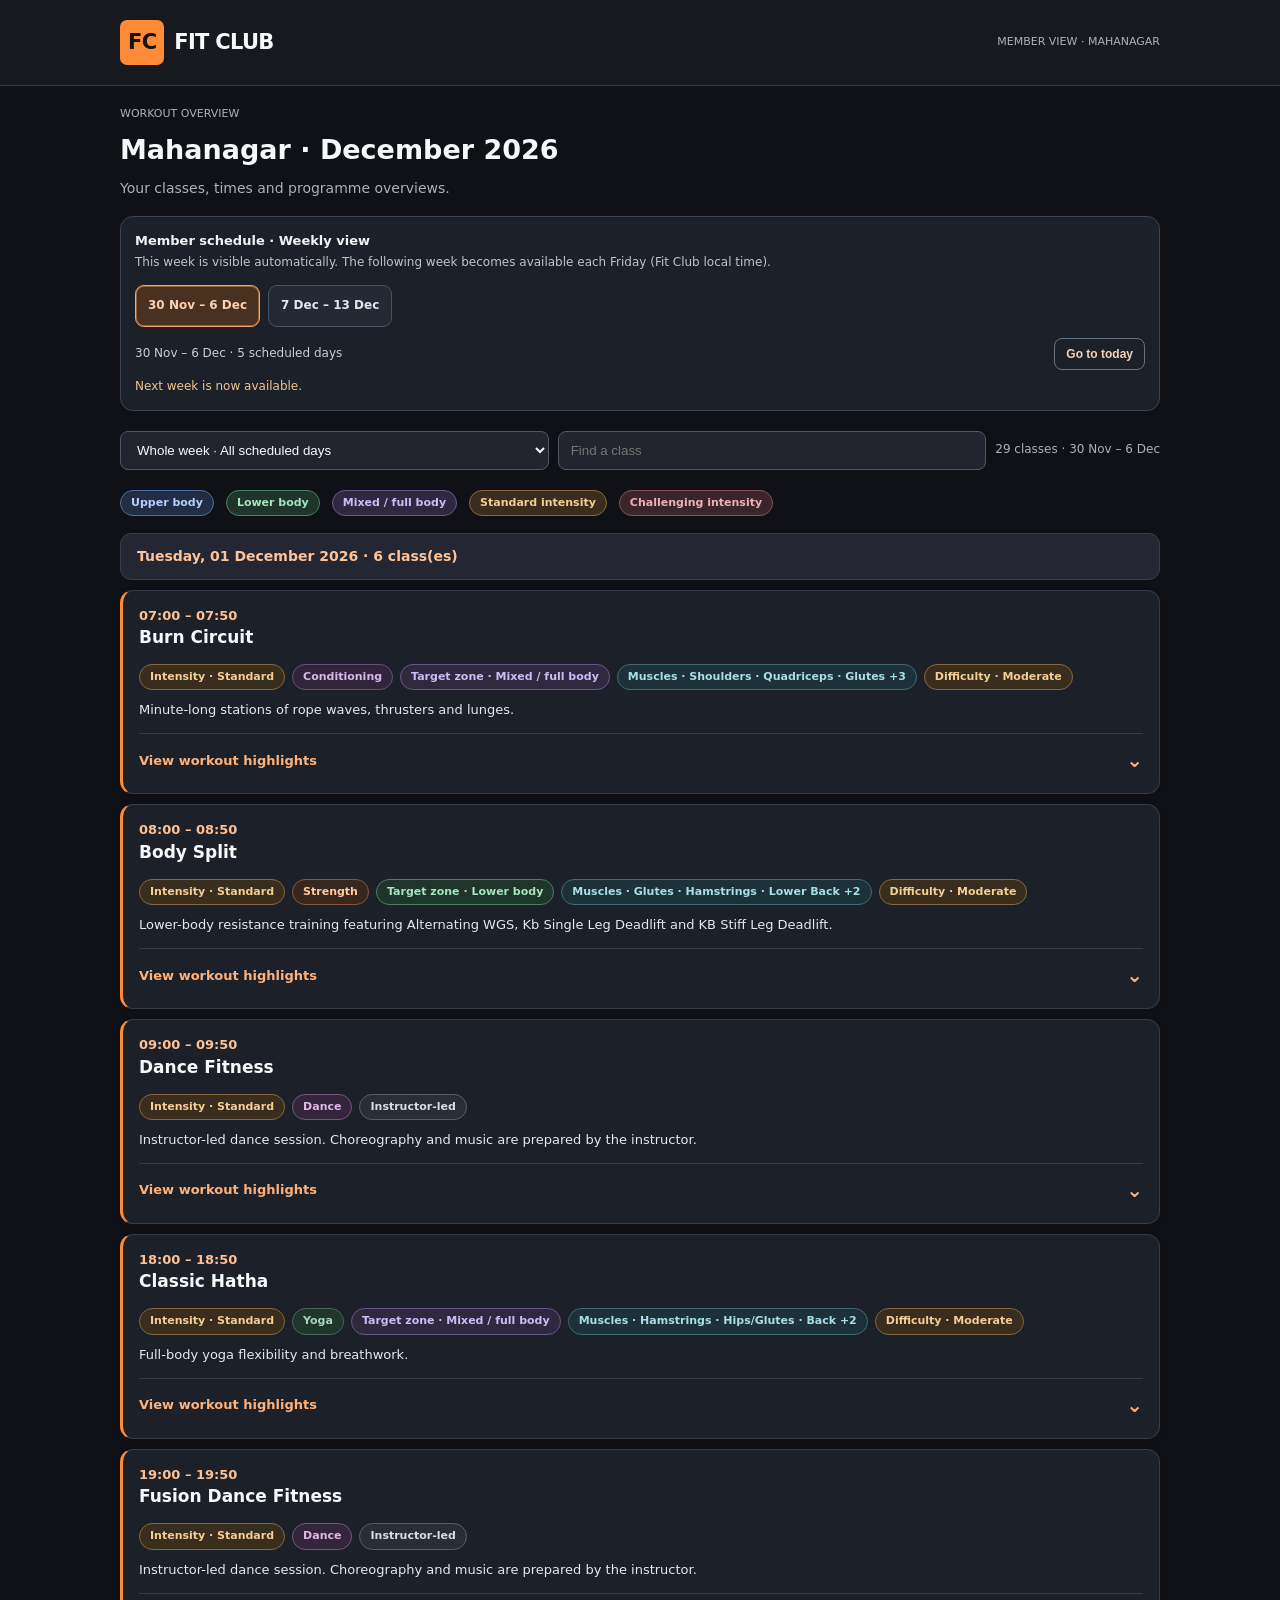
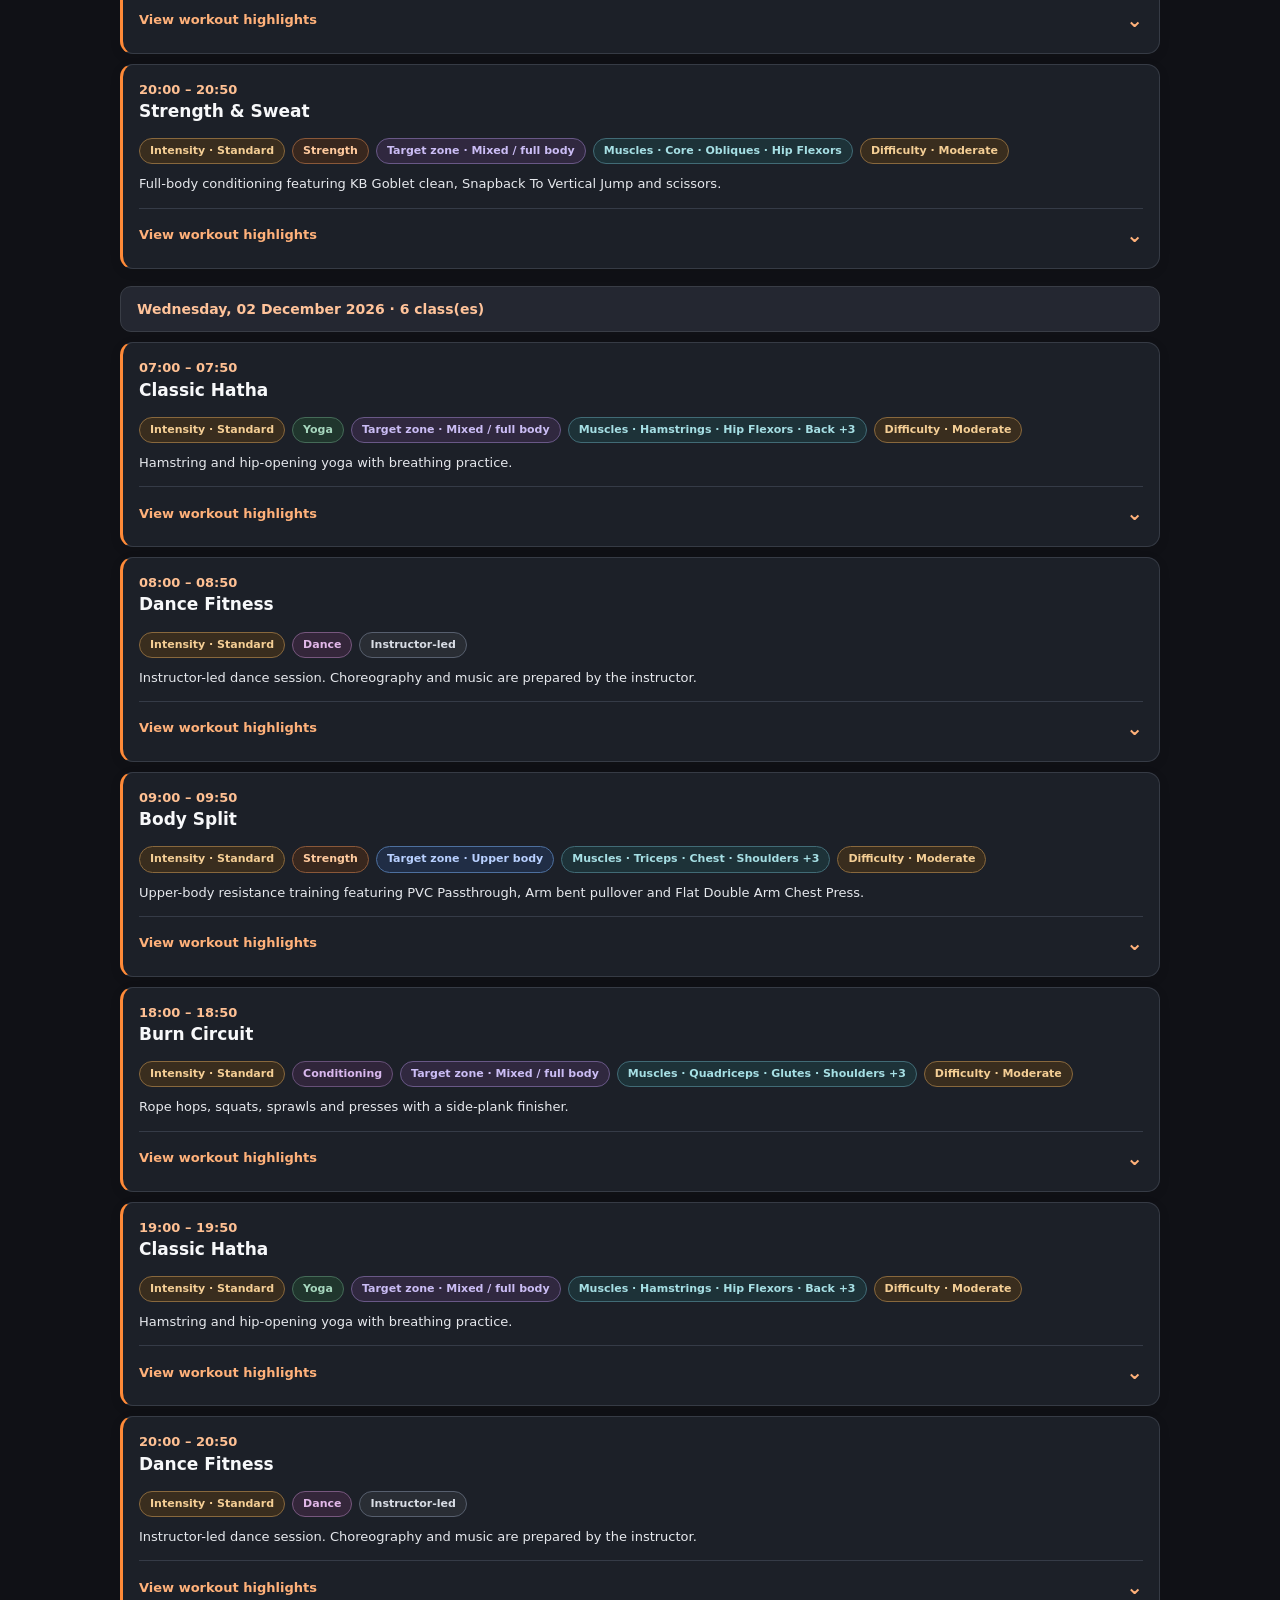
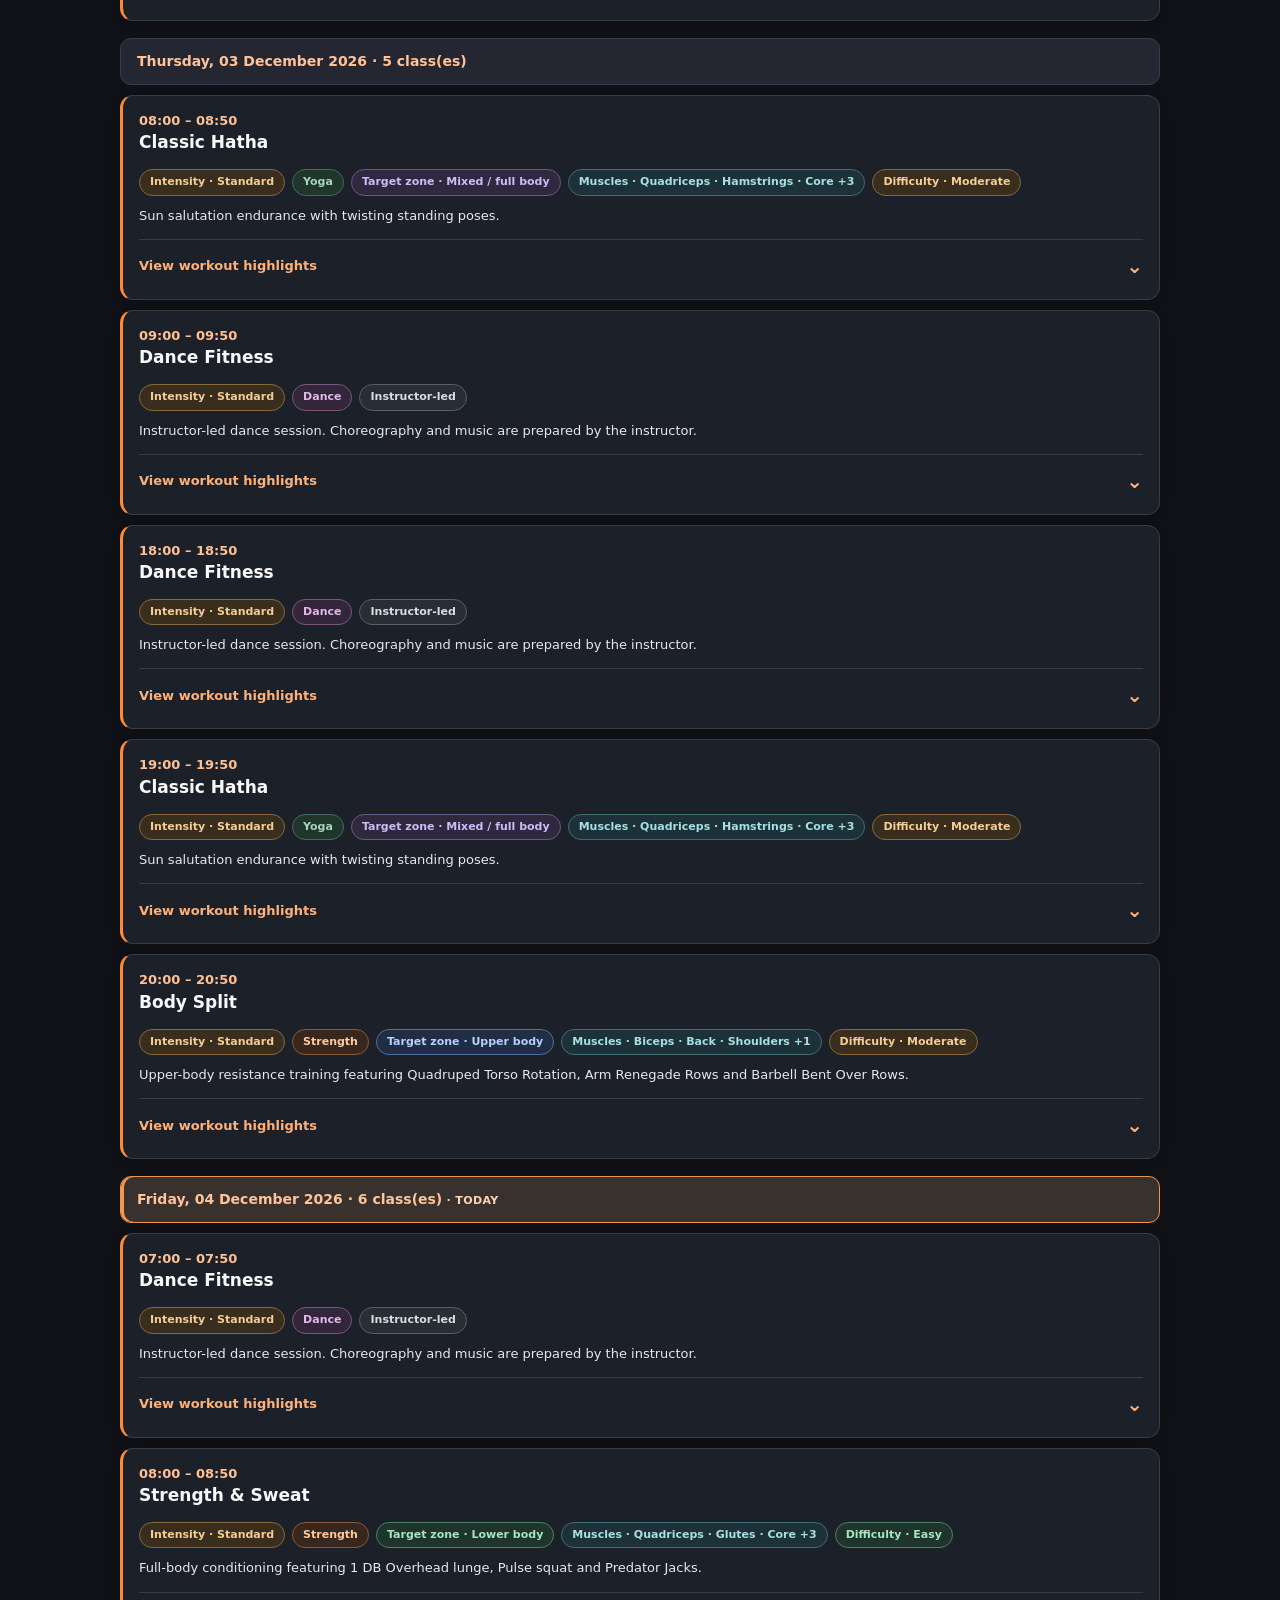
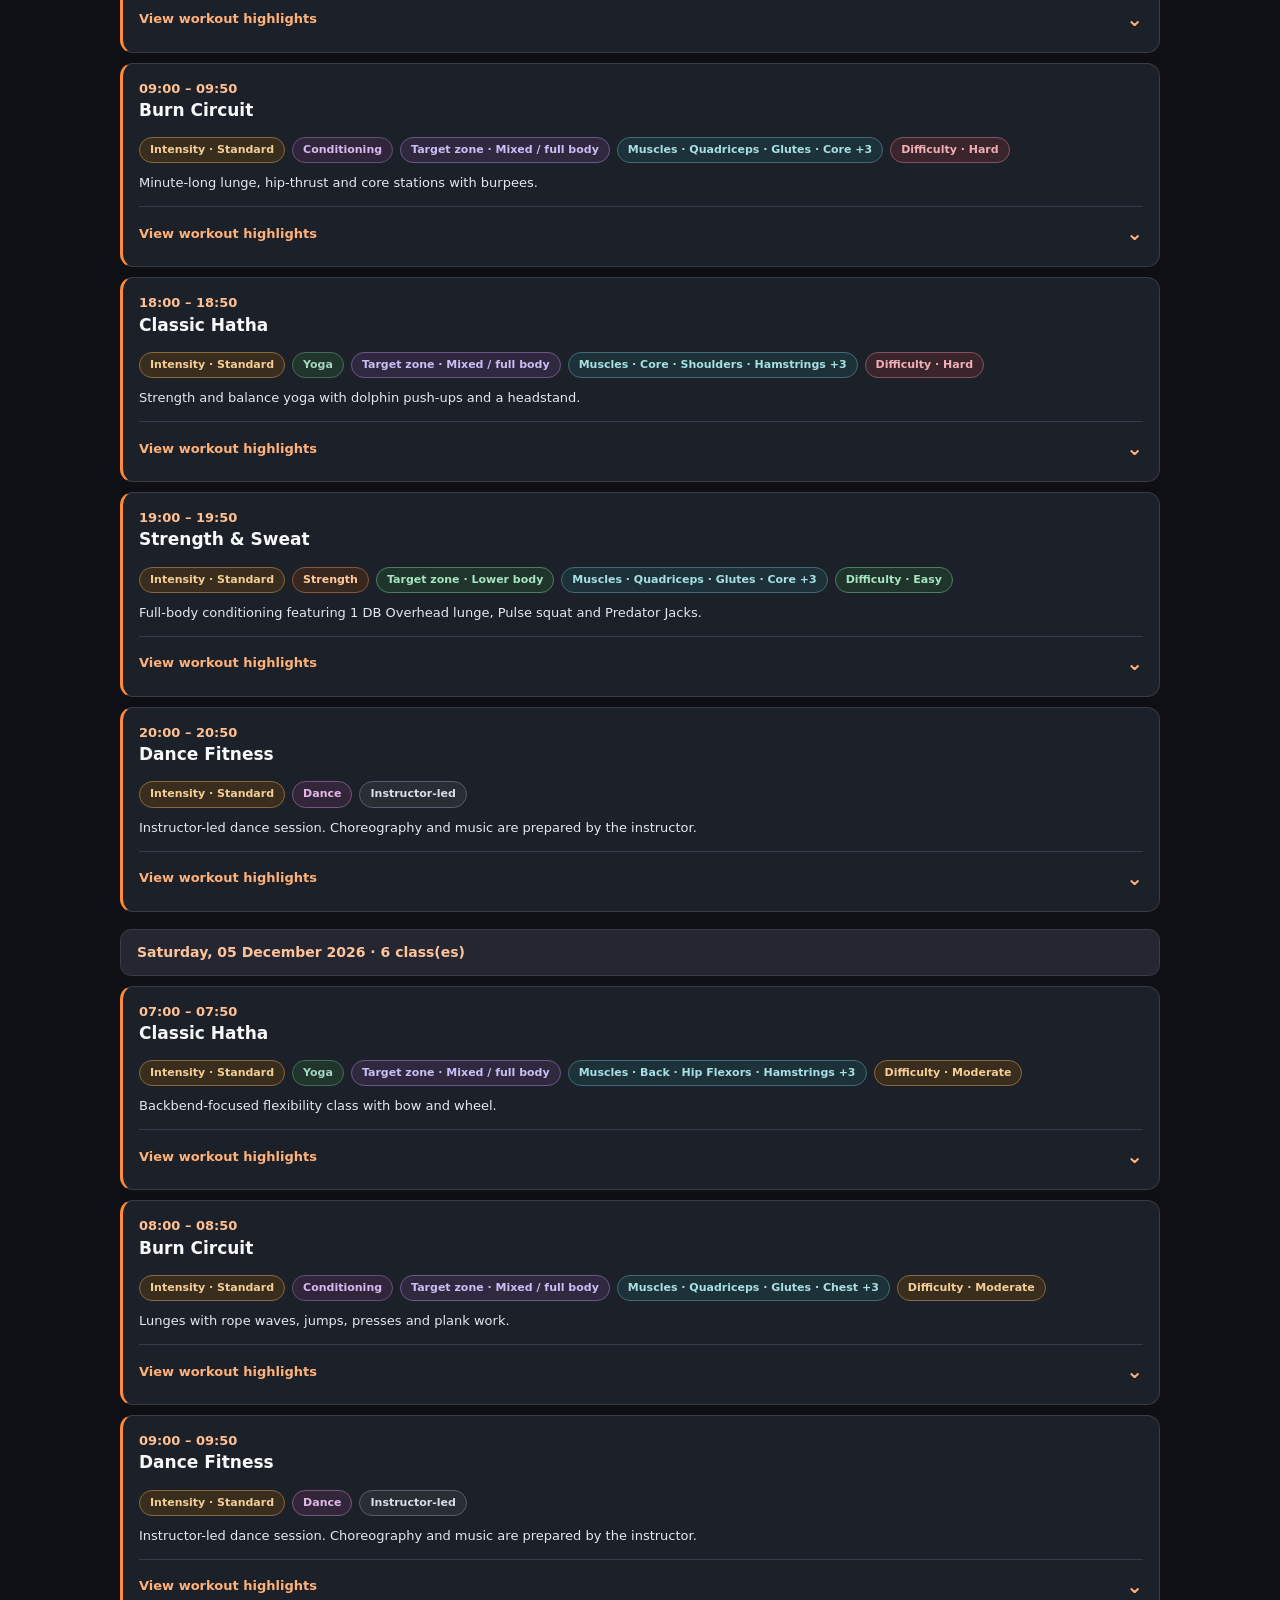
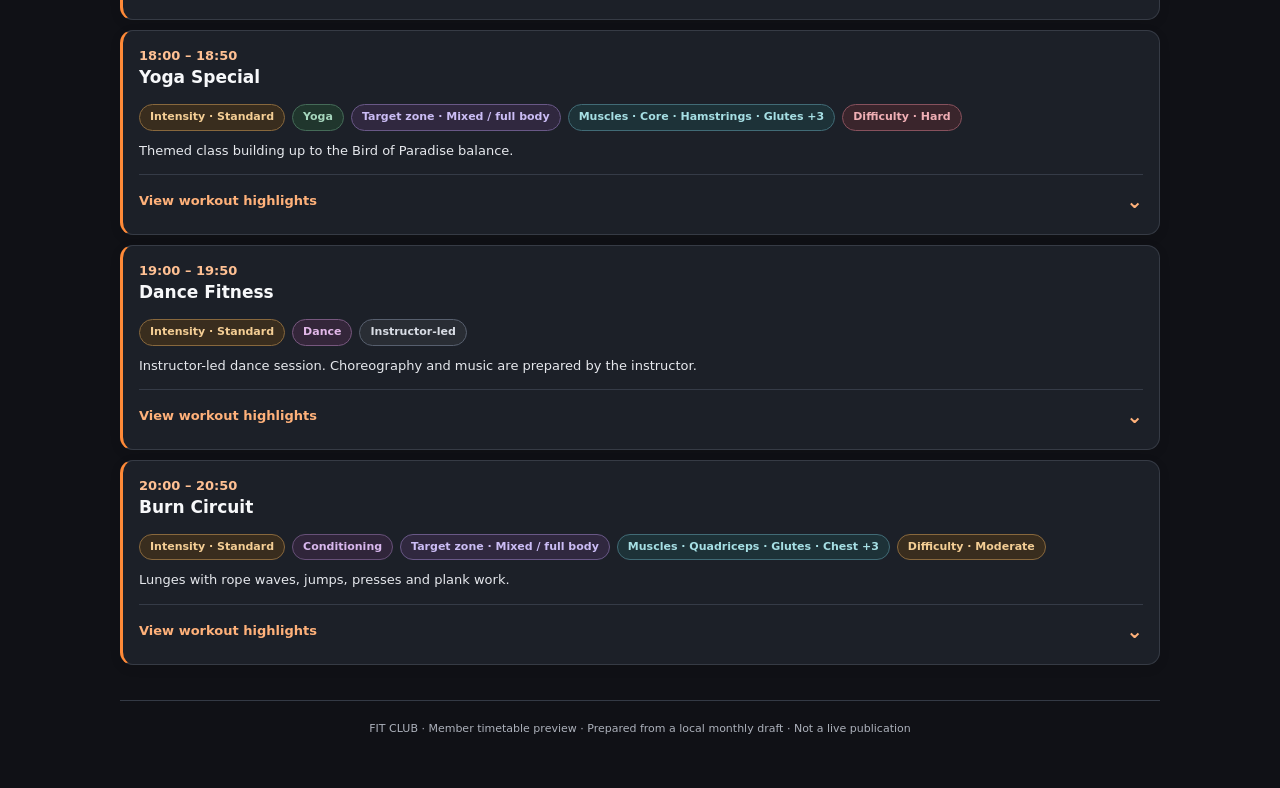
<file: months/mahanagar/2026-12.html>
<!doctype html><html lang="en"><head><meta charset="utf-8"><meta name="viewport" content="width=device-width,initial-scale=1"><meta name="color-scheme" content="dark"><title>Fit Club · Member · Mahanagar · 2026-12</title><style>:root{--bg:#101116;--panel:#1c2028;--line:#343a45;--muted:#acb1bb;--accent:#ff8a38;--txt:#f7f8fa;--warn:#f4c07b}*{box-sizing:border-box}body{font:14px/1.48 system-ui,-apple-system,Segoe UI,sans-serif;background:var(--bg);color:var(--txt);margin:0}.container{max-width:1080px;margin:auto;padding:20px}.head{border-bottom:1px solid var(--line);background:#17191e}.headinner{max-width:1080px;margin:auto;padding:20px;display:flex;align-items:center;justify-content:space-between;flex-wrap:wrap;gap:15px}.brand{font-size:21px;letter-spacing:-.7px;font-weight:850}.mark{display:inline-flex;background:var(--accent);color:#171412;border-radius:7px;padding:7px 8px;margin-right:10px}.tiny{font-size:11px;color:var(--muted)}.hero h1{font-size:27px;margin:8px 0}.hero p{color:var(--muted);margin:0}.controls{display:flex;gap:9px;flex-wrap:wrap;align-items:center;margin:20px 0}.controls select,.controls input{background:#22252e;border:1px solid #515664;border-radius:8px;padding:9px 12px;color:var(--txt);min-height:39px;flex:1;min-width:180px}.count{font-size:12px;color:var(--muted)}.day{border:1px solid var(--line);border-radius:12px;margin:17px 0;overflow:hidden;background:#16191f}.dayHead{font-size:14px;font-weight:750;padding:12px 16px;background:#292d36;border-bottom:1px solid var(--line)}.item{padding:16px;border-bottom:1px solid #343943}.item:last-child{border-bottom:0}.row{display:flex;align-items:flex-start;justify-content:space-between;flex-wrap:wrap;gap:9px}.title{font-size:17px;font-weight:760;margin:0 0 4px}.time{color:#ffc093;font-size:13px;font-weight:750}.dim{color:var(--muted);font-size:12px}.pills{display:flex;flex-wrap:wrap;gap:6px;margin:9px 0}.pill{font-size:11px;border:1px solid #505968;border-radius:999px;padding:4px 8px;color:#d1d4db}.pills .pill.main{border-color:#935935;color:#ffc6a0;background:#36261e}.desc{font-size:13px;color:#e8eaf0;margin:9px 0}.warning{color:#f6cd94;font-size:12px}.part{background:#20242d;border:1px solid #373c48;border-radius:10px;padding:11px;margin:10px 0}.part h4{margin:0 0 6px;font-size:12px;text-transform:uppercase;letter-spacing:.7px;color:#ffbd8e}.part ul{margin:0;padding-left:21px}.part li{padding:2px 0}.notes{font-size:12px;color:#d7d9df;border-top:1px solid var(--line);margin-top:12px;padding-top:9px}.notes ol{padding-left:20px}.notes li{margin:3px 0;white-space:pre-wrap}summary{cursor:pointer;color:#ffc493;font-weight:650}.empty{padding:36px;text-align:center;color:var(--muted);border:1px dashed var(--line);border-radius:10px}.foot{border-top:1px solid var(--line);padding:20px;text-align:center;font-size:11px;color:var(--muted);margin-top:35px}[hidden]{display:none!important}@media(max-width:650px){.container{padding:12px}.headinner{padding:12px}.hero h1{font-size:22px}.item{padding:12px}}
/* Dark individual card presentation, without tinting the entire card */
.day {background:transparent;border:0;overflow:visible}
.dayHead {border:1px solid #393d46;border-radius:11px;background:#242731;color:#ffc39a;margin-bottom:10px}
.item {border:1px solid #363b45;border-radius:13px;background:#1c2028;margin:10px 0;padding:15px 16px;box-shadow:0 3px 12px #00000016}
.item:last-child {border-bottom:1px solid #363b45}
.item.member-item {border-left:3px solid #ff8a38}
.item .row {gap:6px 12px}
.item .pills {display:flex;flex-wrap:wrap;gap:7px;margin:10px 0 5px;align-items:center}
.pill.fc-chip {display:inline-flex;align-items:center;gap:5px;padding:5px 10px;border-radius:999px;font-size:11px;font-weight:700;line-height:1.3;white-space:normal;border-width:1px;border-style:solid}
.fc-chip.fc-strength {color:#ffca9e;background:#38271e;border-color:#8a5839}
.fc-chip.fc-cardio {color:#d9b8ee;background:#30253a;border-color:#675078}
.fc-chip.fc-boxing {color:#e8b3af;background:#372529;border-color:#83545a}
.fc-chip.fc-yoga {color:#a6d6bd;background:#20362d;border-color:#456b58}
.fc-chip.fc-dance {color:#e2b8e9;background:#34263a;border-color:#77577e}
.fc-chip.fc-recovery {color:#a9d8c7;background:#203630;border-color:#497264}
.fc-chip.fc-general {color:#d0d5dd;background:#292d34;border-color:#5b626e}
.fc-chip.fc-zone-upper {color:#b8d0ff;background:#202d45;border-color:#4d709f}
.fc-chip.fc-zone-lower {color:#a6e5bf;background:#1f352c;border-color:#4b8062}
.fc-chip.fc-zone-mixed {color:#cbbdf5;background:#30283f;border-color:#695887}
.fc-chip.fc-effort-reduced,.fc-chip.fc-diff-easy {color:#a6e5bf;background:#1f352c;border-color:#4b8062}
.fc-chip.fc-effort-standard,.fc-chip.fc-diff-moderate {color:#f4ce95;background:#392d1e;border-color:#88683d}
.fc-chip.fc-effort-challenging,.fc-chip.fc-diff-hard {color:#f0afb5;background:#3a252c;border-color:#87515d}
.fc-chip.fc-muscles {color:#a6dfe4;background:#1d3238;border-color:#416b76}
.fc-chip.fc-neutral {color:#d8dce4;background:#292d34;border-color:#575f6e}
.fc-legend {display:flex;flex-wrap:wrap;gap:7px 12px;align-items:center;margin:12px 0 17px;font-size:11px;color:#b9bec9}
.fc-legend .pill {font-weight:650}
.fc-member-summary {margin:10px 0 3px;line-height:1.55;color:#e6e8ed;font-size:13px}
@media(max-width:650px){.item{padding:13px 12px}.pill.fc-chip{font-size:10.5px;padding:5px 8px}.fc-legend{gap:6px}}

/* Expandable WOD highlights: Member-facing, no trainer prescriptions. */
.fc-highlights{border-top:1px solid #353b47;margin-top:13px;padding-top:8px}
.fc-highlights summary{cursor:pointer;list-style:none;color:#ffb17a;font-size:13px;font-weight:750;padding:8px 0;display:flex;justify-content:space-between;align-items:center;gap:12px;user-select:none}
.fc-highlights summary::-webkit-details-marker{display:none}
.fc-highlights summary:focus-visible{outline:2px solid #ff8a38;outline-offset:3px;border-radius:4px}
.fc-hl-chevron{font-size:20px;line-height:1;transition:transform .15s ease}
.fc-highlights[open] .fc-hl-chevron{transform:rotate(180deg)}
.fc-hl-content{background:#151a21;border:1px solid #303743;border-radius:10px;padding:12px 14px;margin:4px 0 2px;color:#d9e0e9;font-size:13px;line-height:1.55}
.fc-hl-content ul{margin:8px 0 2px;padding-left:19px}
.fc-hl-content li+li{margin-top:7px}
.fc-hl-focus{margin:0 0 9px;color:#e9edf3}
.fc-hl-focus strong{color:#ffb17a}
@media (prefers-reduced-motion:reduce){.fc-hl-chevron{transition:none}}

/* FIT CLUB: automatic weekly schedule navigation */
.fc-weekly-navigation{margin:17px 0 13px;background:#1c2028;border:1px solid #3d444f;border-radius:13px;padding:14px}
.fc-week-heading{font-size:13px;font-weight:800;color:#f3f3f6;margin:0 0 3px}
.fc-week-explainer{font-size:12px;color:#bcc4d0;margin:0 0 13px;line-height:1.55}
.fc-week-buttons{display:flex;flex-wrap:wrap;gap:8px;margin-bottom:11px}
.fc-week-btn{border:1px solid #495363;background:#242933;color:#e3e6ed;border-radius:9px;font:700 12px/1.45 system-ui,sans-serif;padding:9px 12px;cursor:pointer;min-height:42px}
.fc-week-btn:hover{border-color:#ee9554;color:#fff}
.fc-week-btn[aria-pressed="true"]{background:#493121;border-color:#ffa56a;color:#ffd0ac;box-shadow:inset 0 0 0 1px #9b5f34}
.fc-week-btn:focus-visible,.fc-today-btn:focus-visible{outline:2px solid #ff9f5e;outline-offset:2px}
.fc-week-meta{display:flex;justify-content:space-between;gap:10px;flex-wrap:wrap;align-items:center;color:#c6cfda;font-size:12px}
.fc-today-btn{background:transparent;border:1px solid #69727e;color:#f5d1b4;border-radius:8px;font-size:12px;font-weight:750;padding:8px 11px;cursor:pointer}
.fc-week-advice{font-size:12px;color:#f0c591;margin:8px 0 0}
.day.fc-spotlight .dayHead{border-color:#eb9454;box-shadow:inset 3px 0 #ff9448;background:#38312d}
.day.fc-spotlight .dayHead:after{content:' · Today';color:#ffd2b1;font-size:11px;text-transform:uppercase;letter-spacing:.4px}
.day.fc-prestart .dayHead:after{content:' · First scheduled date';color:#ffd2b1;font-size:11px}
.controls{align-items:center}
#daySelect{min-width:190px}
.fc-hidden-empty{padding:22px;border:1px dashed #515a65;border-radius:11px;color:#c8ced6;margin:14px 0}
@media(max-width:650px){.fc-weekly-navigation{padding:12px}.fc-week-buttons{flex-wrap:nowrap;overflow-x:auto;scrollbar-width:thin;padding-bottom:4px}.fc-week-btn{flex-shrink:0}.fc-week-meta{flex-direction:column;align-items:flex-start}.fc-today-btn{width:100%}}
</style></head><body><header class="head"><div class="headinner"><div class="brand"><span class="mark">FC</span>FIT CLUB</div><div class="tiny">MEMBER VIEW · MAHANAGAR</div></div></header><main class="container"><div class="hero"><div class="tiny">WORKOUT OVERVIEW</div><h1>Mahanagar · December 2026</h1><p>Your classes, times and programme overviews.</p></div><div class="controls"><select id="daySelect"><option value="">All class days</option><option value="2026-12-01">01 Dec 2026 · Tue</option><option value="2026-12-02">02 Dec 2026 · Wed</option><option value="2026-12-03">03 Dec 2026 · Thu</option><option value="2026-12-04">04 Dec 2026 · Fri</option><option value="2026-12-05">05 Dec 2026 · Sat</option><option value="2026-12-07">07 Dec 2026 · Mon</option><option value="2026-12-08">08 Dec 2026 · Tue</option><option value="2026-12-09">09 Dec 2026 · Wed</option><option value="2026-12-10">10 Dec 2026 · Thu</option><option value="2026-12-11">11 Dec 2026 · Fri</option><option value="2026-12-12">12 Dec 2026 · Sat</option><option value="2026-12-14">14 Dec 2026 · Mon</option><option value="2026-12-15">15 Dec 2026 · Tue</option><option value="2026-12-16">16 Dec 2026 · Wed</option><option value="2026-12-17">17 Dec 2026 · Thu</option><option value="2026-12-18">18 Dec 2026 · Fri</option><option value="2026-12-19">19 Dec 2026 · Sat</option><option value="2026-12-21">21 Dec 2026 · Mon</option><option value="2026-12-22">22 Dec 2026 · Tue</option><option value="2026-12-23">23 Dec 2026 · Wed</option><option value="2026-12-24">24 Dec 2026 · Thu</option><option value="2026-12-25">25 Dec 2026 · Fri</option><option value="2026-12-26">26 Dec 2026 · Sat</option><option value="2026-12-28">28 Dec 2026 · Mon</option><option value="2026-12-29">29 Dec 2026 · Tue</option><option value="2026-12-30">30 Dec 2026 · Wed</option><option value="2026-12-31">31 Dec 2026 · Thu</option></select><input type="search" id="searchInput" placeholder="Find a class"><div class="count" id="count">157 classes</div></div><div class="fc-legend" aria-label="Color legend"><span class="pill fc-chip fc-zone-upper">Upper body</span><span class="pill fc-chip fc-zone-lower">Lower body</span><span class="pill fc-chip fc-zone-mixed">Mixed / full body</span><span class="pill fc-chip fc-effort-standard">Standard intensity</span><span class="pill fc-chip fc-effort-challenging">Challenging intensity</span></div><div id="sessions"><section class="day" data-group="2026-12-01"><div class="dayHead">Tuesday, 01 December 2026 · 6 class(es)</div><article class="item member-item" data-date="2026-12-01" data-search="burn circuit 07:00 scheduled"><div class="row"><div><div class="time">07:00 – 07:50</div><h3 class="title">Burn Circuit</h3></div></div><div class="pills"><span class="pill fc-chip fc-effort-standard">Intensity · Standard</span><span class="pill fc-chip fc-cardio">Conditioning</span><span class="pill fc-chip fc-zone-mixed">Target zone · Mixed / full body</span><span class="pill fc-chip fc-muscles" title="Shoulders, Quadriceps, Glutes, Lower Back, Core, Obliques">Muscles · Shoulders · Quadriceps · Glutes +3</span><span class="pill fc-chip fc-diff-moderate" title="Library rating may be provisional">Difficulty · Moderate</span></div><p class="fc-member-summary">Minute-long stations of rope waves, thrusters and lunges.</p><details class="fc-highlights"><summary>View workout highlights <span class="fc-hl-chevron" aria-hidden="true">⌄</span></summary><div class="fc-hl-content"><p class="fc-hl-focus"><strong>Focus:</strong> Full-body endurance</p><ul><li>Opening activity</li><li>Six 60-second stations</li><li>Core finisher</li></ul></div></details></article><article class="item member-item" data-date="2026-12-01" data-search="body split 08:00 scheduled"><div class="row"><div><div class="time">08:00 – 08:50</div><h3 class="title">Body Split</h3></div></div><div class="pills"><span class="pill fc-chip fc-effort-standard">Intensity · Standard</span><span class="pill fc-chip fc-strength">Strength</span><span class="pill fc-chip fc-zone-lower">Target zone · Lower body</span><span class="pill fc-chip fc-muscles" title="Glutes, Hamstrings, Lower Back, Quadriceps, Adductors">Muscles · Glutes · Hamstrings · Lower Back +2</span><span class="pill fc-chip fc-diff-moderate" title="Library rating may be provisional">Difficulty · Moderate</span></div><p class="fc-member-summary">Lower-body resistance training featuring Alternating WGS, Kb Single Leg Deadlift and KB Stiff Leg Deadlift.</p><details class="fc-highlights"><summary>View workout highlights <span class="fc-hl-chevron" aria-hidden="true">⌄</span></summary><div class="fc-hl-content"><p class="fc-hl-focus"><strong>Focus:</strong> Lower-body resistance training</p><ul><li>Opening movements: Bicycle crunches, Butt kicks</li><li>Movement preparation: RFE Split Squat, lateral lunge</li><li>Main movement sequence: Alternating WGS, Glute bridge walkout, Kb Single Leg Deadlift</li><li>Additional movements: KB Stiff Leg Deadlift, Curtsy lunges, Pulse sumo squat, Glute Bridge Hold</li><li>Closing mobility and stretches: Bound Angle Pose, Seated Forward Bend</li></ul></div></details></article><article class="item member-item" data-date="2026-12-01" data-search="dance fitness 09:00 scheduled"><div class="row"><div><div class="time">09:00 – 09:50</div><h3 class="title">Dance Fitness</h3></div></div><div class="pills"><span class="pill fc-chip fc-effort-standard">Intensity · Standard</span><span class="pill fc-chip fc-dance">Dance</span><span class="pill fc-chip fc-neutral">Instructor-led</span></div><p class="fc-member-summary">Instructor-led dance session. Choreography and music are prepared by the instructor.</p><details class="fc-highlights"><summary>View workout highlights <span class="fc-hl-chevron" aria-hidden="true">⌄</span></summary><div class="fc-hl-content"><ul><li>Instructor-led dance fitness session</li><li>Music and choreography are selected by the instructor; a detailed movement sequence is not available in the source workout library.</li></ul></div></details></article><article class="item member-item" data-date="2026-12-01" data-search="classic hatha 18:00 scheduled"><div class="row"><div><div class="time">18:00 – 18:50</div><h3 class="title">Classic Hatha</h3></div></div><div class="pills"><span class="pill fc-chip fc-effort-standard">Intensity · Standard</span><span class="pill fc-chip fc-yoga">Yoga</span><span class="pill fc-chip fc-zone-mixed">Target zone · Mixed / full body</span><span class="pill fc-chip fc-muscles" title="Hamstrings, Hips/Glutes, Back, Shoulders, Core">Muscles · Hamstrings · Hips/Glutes · Back +2</span><span class="pill fc-chip fc-diff-moderate" title="Library rating may be provisional">Difficulty · Moderate</span></div><p class="fc-member-summary">Full-body yoga flexibility and breathwork.</p><details class="fc-highlights"><summary>View workout highlights <span class="fc-hl-chevron" aria-hidden="true">⌄</span></summary><div class="fc-hl-content"><p class="fc-hl-focus"><strong>Focus:</strong> Full-body flexibility and controlled poses</p><ul><li>Key movements — Sivananda Surya Namaskara, Kaliasana and Variation, Parivritta Trikonasana Variation, Rajakapotasana, Ustrasana - Parivrtta Ustrasana and more</li></ul></div></details></article><article class="item member-item" data-date="2026-12-01" data-search="fusion dance fitness 19:00 scheduled"><div class="row"><div><div class="time">19:00 – 19:50</div><h3 class="title">Fusion Dance Fitness</h3></div></div><div class="pills"><span class="pill fc-chip fc-effort-standard">Intensity · Standard</span><span class="pill fc-chip fc-dance">Dance</span><span class="pill fc-chip fc-neutral">Instructor-led</span></div><p class="fc-member-summary">Instructor-led dance session. Choreography and music are prepared by the instructor.</p><details class="fc-highlights"><summary>View workout highlights <span class="fc-hl-chevron" aria-hidden="true">⌄</span></summary><div class="fc-hl-content"><ul><li>Instructor-led dance fitness session</li><li>Music and choreography are selected by the instructor; a detailed movement sequence is not available in the source workout library.</li></ul></div></details></article><article class="item member-item" data-date="2026-12-01" data-search="strength &amp; sweat 20:00 scheduled"><div class="row"><div><div class="time">20:00 – 20:50</div><h3 class="title">Strength &amp; Sweat</h3></div></div><div class="pills"><span class="pill fc-chip fc-effort-standard">Intensity · Standard</span><span class="pill fc-chip fc-strength">Strength</span><span class="pill fc-chip fc-zone-mixed">Target zone · Mixed / full body</span><span class="pill fc-chip fc-muscles" title="Core, Obliques, Hip Flexors">Muscles · Core · Obliques · Hip Flexors</span><span class="pill fc-chip fc-diff-moderate" title="Library rating may be provisional">Difficulty · Moderate</span></div><p class="fc-member-summary">Full-body conditioning featuring KB Goblet clean, Snapback To Vertical Jump and scissors.</p><details class="fc-highlights"><summary>View workout highlights <span class="fc-hl-chevron" aria-hidden="true">⌄</span></summary><div class="fc-hl-content"><p class="fc-hl-focus"><strong>Focus:</strong> Full-body conditioning</p><ul><li>Opening movements: High knees, Deltoid circles</li><li>Movement preparation: Inchworm To shoulder tap, Jumping lunges, KB Upright Rows</li><li>Main movement sequence: KB Goblet clean, Snapback To Vertical Jump, scissors</li><li>Additional movements: Grappler Situps, Wtd Over The Shoulders, High Plank Knee To Elbow</li><li>Closing mobility and stretches: Seated Forward Bend, Half Saddle, Standing Lat Stretch and more</li></ul></div></details></article></section><section class="day" data-group="2026-12-02"><div class="dayHead">Wednesday, 02 December 2026 · 6 class(es)</div><article class="item member-item" data-date="2026-12-02" data-search="classic hatha 07:00 scheduled"><div class="row"><div><div class="time">07:00 – 07:50</div><h3 class="title">Classic Hatha</h3></div></div><div class="pills"><span class="pill fc-chip fc-effort-standard">Intensity · Standard</span><span class="pill fc-chip fc-yoga">Yoga</span><span class="pill fc-chip fc-zone-mixed">Target zone · Mixed / full body</span><span class="pill fc-chip fc-muscles" title="Hamstrings, Hip Flexors, Back, Obliques, Glutes, Calves">Muscles · Hamstrings · Hip Flexors · Back +3</span><span class="pill fc-chip fc-diff-moderate" title="Library rating may be provisional">Difficulty · Moderate</span></div><p class="fc-member-summary">Hamstring and hip-opening yoga with breathing practice.</p><details class="fc-highlights"><summary>View workout highlights <span class="fc-hl-chevron" aria-hidden="true">⌄</span></summary><div class="fc-hl-content"><p class="fc-hl-focus"><strong>Focus:</strong> Hamstring and hip flexibility with breath work</p><ul><li>Opening ritual and warm-up</li><li>Surya Namaskar block</li><li>Main asana practice</li><li>Pranayama, Savasana and closing</li></ul></div></details></article><article class="item member-item" data-date="2026-12-02" data-search="dance fitness 08:00 scheduled"><div class="row"><div><div class="time">08:00 – 08:50</div><h3 class="title">Dance Fitness</h3></div></div><div class="pills"><span class="pill fc-chip fc-effort-standard">Intensity · Standard</span><span class="pill fc-chip fc-dance">Dance</span><span class="pill fc-chip fc-neutral">Instructor-led</span></div><p class="fc-member-summary">Instructor-led dance session. Choreography and music are prepared by the instructor.</p><details class="fc-highlights"><summary>View workout highlights <span class="fc-hl-chevron" aria-hidden="true">⌄</span></summary><div class="fc-hl-content"><ul><li>Instructor-led dance fitness session</li><li>Music and choreography are selected by the instructor; a detailed movement sequence is not available in the source workout library.</li></ul></div></details></article><article class="item member-item" data-date="2026-12-02" data-search="body split 09:00 scheduled"><div class="row"><div><div class="time">09:00 – 09:50</div><h3 class="title">Body Split</h3></div></div><div class="pills"><span class="pill fc-chip fc-effort-standard">Intensity · Standard</span><span class="pill fc-chip fc-strength">Strength</span><span class="pill fc-chip fc-zone-upper">Target zone · Upper body</span><span class="pill fc-chip fc-muscles" title="Triceps, Chest, Shoulders, Core, Obliques, Hip Flexors">Muscles · Triceps · Chest · Shoulders +3</span><span class="pill fc-chip fc-diff-moderate" title="Library rating may be provisional">Difficulty · Moderate</span></div><p class="fc-member-summary">Upper-body resistance training featuring PVC Passthrough, Arm bent pullover and Flat Double Arm Chest Press.</p><details class="fc-highlights"><summary>View workout highlights <span class="fc-hl-chevron" aria-hidden="true">⌄</span></summary><div class="fc-hl-content"><p class="fc-hl-focus"><strong>Focus:</strong> Upper-body resistance training</p><ul><li>Opening movements: jumping T&#39;S, plank</li><li>Movement preparation: Single Leg High knee Hold, Hand Release Pushups</li><li>Main movement sequence: PVC Passthrough, Arm bent pullover, Flat Double Arm Chest Press, plank</li><li>Additional movements: Kettlebell triceps extension, Standing front Press, Bridge Hold Chest press, Half Pushup Hold</li><li>Closing mobility and stretches: Prone Chest Stretch, Standing Tricep Stretch</li></ul></div></details></article><article class="item member-item" data-date="2026-12-02" data-search="burn circuit 18:00 scheduled"><div class="row"><div><div class="time">18:00 – 18:50</div><h3 class="title">Burn Circuit</h3></div></div><div class="pills"><span class="pill fc-chip fc-effort-standard">Intensity · Standard</span><span class="pill fc-chip fc-cardio">Conditioning</span><span class="pill fc-chip fc-zone-mixed">Target zone · Mixed / full body</span><span class="pill fc-chip fc-muscles" title="Quadriceps, Glutes, Shoulders, Hamstrings, Core, Hip Flexors">Muscles · Quadriceps · Glutes · Shoulders +3</span><span class="pill fc-chip fc-diff-moderate" title="Library rating may be provisional">Difficulty · Moderate</span></div><p class="fc-member-summary">Rope hops, squats, sprawls and presses with a side-plank finisher.</p><details class="fc-highlights"><summary>View workout highlights <span class="fc-hl-chevron" aria-hidden="true">⌄</span></summary><div class="fc-hl-content"><p class="fc-hl-focus"><strong>Focus:</strong> Full-body conditioning</p><ul><li>Opening activity</li><li>Six 30-second stations</li><li>Side-plank finisher</li></ul></div></details></article><article class="item member-item" data-date="2026-12-02" data-search="classic hatha 19:00 scheduled"><div class="row"><div><div class="time">19:00 – 19:50</div><h3 class="title">Classic Hatha</h3></div></div><div class="pills"><span class="pill fc-chip fc-effort-standard">Intensity · Standard</span><span class="pill fc-chip fc-yoga">Yoga</span><span class="pill fc-chip fc-zone-mixed">Target zone · Mixed / full body</span><span class="pill fc-chip fc-muscles" title="Hamstrings, Hip Flexors, Back, Obliques, Glutes, Calves">Muscles · Hamstrings · Hip Flexors · Back +3</span><span class="pill fc-chip fc-diff-moderate" title="Library rating may be provisional">Difficulty · Moderate</span></div><p class="fc-member-summary">Hamstring and hip-opening yoga with breathing practice.</p><details class="fc-highlights"><summary>View workout highlights <span class="fc-hl-chevron" aria-hidden="true">⌄</span></summary><div class="fc-hl-content"><p class="fc-hl-focus"><strong>Focus:</strong> Hamstring and hip flexibility with breath work</p><ul><li>Opening ritual and warm-up</li><li>Surya Namaskar block</li><li>Main asana practice</li><li>Pranayama, Savasana and closing</li></ul></div></details></article><article class="item member-item" data-date="2026-12-02" data-search="dance fitness 20:00 scheduled"><div class="row"><div><div class="time">20:00 – 20:50</div><h3 class="title">Dance Fitness</h3></div></div><div class="pills"><span class="pill fc-chip fc-effort-standard">Intensity · Standard</span><span class="pill fc-chip fc-dance">Dance</span><span class="pill fc-chip fc-neutral">Instructor-led</span></div><p class="fc-member-summary">Instructor-led dance session. Choreography and music are prepared by the instructor.</p><details class="fc-highlights"><summary>View workout highlights <span class="fc-hl-chevron" aria-hidden="true">⌄</span></summary><div class="fc-hl-content"><ul><li>Instructor-led dance fitness session</li><li>Music and choreography are selected by the instructor; a detailed movement sequence is not available in the source workout library.</li></ul></div></details></article></section><section class="day" data-group="2026-12-03"><div class="dayHead">Thursday, 03 December 2026 · 5 class(es)</div><article class="item member-item" data-date="2026-12-03" data-search="classic hatha 08:00 scheduled"><div class="row"><div><div class="time">08:00 – 08:50</div><h3 class="title">Classic Hatha</h3></div></div><div class="pills"><span class="pill fc-chip fc-effort-standard">Intensity · Standard</span><span class="pill fc-chip fc-yoga">Yoga</span><span class="pill fc-chip fc-zone-mixed">Target zone · Mixed / full body</span><span class="pill fc-chip fc-muscles" title="Quadriceps, Hamstrings, Core, Obliques, Back, Hip Flexors">Muscles · Quadriceps · Hamstrings · Core +3</span><span class="pill fc-chip fc-diff-moderate" title="Library rating may be provisional">Difficulty · Moderate</span></div><p class="fc-member-summary">Sun salutation endurance with twisting standing poses.</p><details class="fc-highlights"><summary>View workout highlights <span class="fc-hl-chevron" aria-hidden="true">⌄</span></summary><div class="fc-hl-content"><p class="fc-hl-focus"><strong>Focus:</strong> Surya Namaskar endurance with twists</p><ul><li>Opening ritual and warm-up</li><li>Surya Namaskar block</li><li>Main asana practice</li><li>Pranayama, Savasana and closing</li></ul></div></details></article><article class="item member-item" data-date="2026-12-03" data-search="dance fitness 09:00 scheduled"><div class="row"><div><div class="time">09:00 – 09:50</div><h3 class="title">Dance Fitness</h3></div></div><div class="pills"><span class="pill fc-chip fc-effort-standard">Intensity · Standard</span><span class="pill fc-chip fc-dance">Dance</span><span class="pill fc-chip fc-neutral">Instructor-led</span></div><p class="fc-member-summary">Instructor-led dance session. Choreography and music are prepared by the instructor.</p><details class="fc-highlights"><summary>View workout highlights <span class="fc-hl-chevron" aria-hidden="true">⌄</span></summary><div class="fc-hl-content"><ul><li>Instructor-led dance fitness session</li><li>Music and choreography are selected by the instructor; a detailed movement sequence is not available in the source workout library.</li></ul></div></details></article><article class="item member-item" data-date="2026-12-03" data-search="dance fitness 18:00 scheduled"><div class="row"><div><div class="time">18:00 – 18:50</div><h3 class="title">Dance Fitness</h3></div></div><div class="pills"><span class="pill fc-chip fc-effort-standard">Intensity · Standard</span><span class="pill fc-chip fc-dance">Dance</span><span class="pill fc-chip fc-neutral">Instructor-led</span></div><p class="fc-member-summary">Instructor-led dance session. Choreography and music are prepared by the instructor.</p><details class="fc-highlights"><summary>View workout highlights <span class="fc-hl-chevron" aria-hidden="true">⌄</span></summary><div class="fc-hl-content"><ul><li>Instructor-led dance fitness session</li><li>Music and choreography are selected by the instructor; a detailed movement sequence is not available in the source workout library.</li></ul></div></details></article><article class="item member-item" data-date="2026-12-03" data-search="classic hatha 19:00 scheduled"><div class="row"><div><div class="time">19:00 – 19:50</div><h3 class="title">Classic Hatha</h3></div></div><div class="pills"><span class="pill fc-chip fc-effort-standard">Intensity · Standard</span><span class="pill fc-chip fc-yoga">Yoga</span><span class="pill fc-chip fc-zone-mixed">Target zone · Mixed / full body</span><span class="pill fc-chip fc-muscles" title="Quadriceps, Hamstrings, Core, Obliques, Back, Hip Flexors">Muscles · Quadriceps · Hamstrings · Core +3</span><span class="pill fc-chip fc-diff-moderate" title="Library rating may be provisional">Difficulty · Moderate</span></div><p class="fc-member-summary">Sun salutation endurance with twisting standing poses.</p><details class="fc-highlights"><summary>View workout highlights <span class="fc-hl-chevron" aria-hidden="true">⌄</span></summary><div class="fc-hl-content"><p class="fc-hl-focus"><strong>Focus:</strong> Surya Namaskar endurance with twists</p><ul><li>Opening ritual and warm-up</li><li>Surya Namaskar block</li><li>Main asana practice</li><li>Pranayama, Savasana and closing</li></ul></div></details></article><article class="item member-item" data-date="2026-12-03" data-search="body split 20:00 scheduled"><div class="row"><div><div class="time">20:00 – 20:50</div><h3 class="title">Body Split</h3></div></div><div class="pills"><span class="pill fc-chip fc-effort-standard">Intensity · Standard</span><span class="pill fc-chip fc-strength">Strength</span><span class="pill fc-chip fc-zone-upper">Target zone · Upper body</span><span class="pill fc-chip fc-muscles" title="Biceps, Back, Shoulders, Forearms">Muscles · Biceps · Back · Shoulders +1</span><span class="pill fc-chip fc-diff-moderate" title="Library rating may be provisional">Difficulty · Moderate</span></div><p class="fc-member-summary">Upper-body resistance training featuring Quadruped Torso Rotation, Arm Renegade Rows and Barbell Bent Over Rows.</p><details class="fc-highlights"><summary>View workout highlights <span class="fc-hl-chevron" aria-hidden="true">⌄</span></summary><div class="fc-hl-content"><p class="fc-hl-focus"><strong>Focus:</strong> Upper-body resistance training</p><ul><li>Opening movements: High knees, Bird dog</li><li>Movement preparation: High plank reach, Bent Over W&#39;s</li><li>Main movement sequence: Quadruped Torso Rotation, Arm Renegade Rows, Barbell Bent Over Rows</li><li>Additional movements: DB Hammer Curl, Barbell Supinated Bent Over Rows, Barbell Shrugs, Superman hold</li><li>Closing mobility and stretches: Child&#39;s pose, Dynamic Wrist Stretch</li></ul></div></details></article></section><section class="day" data-group="2026-12-04"><div class="dayHead">Friday, 04 December 2026 · 6 class(es)</div><article class="item member-item" data-date="2026-12-04" data-search="dance fitness 07:00 scheduled"><div class="row"><div><div class="time">07:00 – 07:50</div><h3 class="title">Dance Fitness</h3></div></div><div class="pills"><span class="pill fc-chip fc-effort-standard">Intensity · Standard</span><span class="pill fc-chip fc-dance">Dance</span><span class="pill fc-chip fc-neutral">Instructor-led</span></div><p class="fc-member-summary">Instructor-led dance session. Choreography and music are prepared by the instructor.</p><details class="fc-highlights"><summary>View workout highlights <span class="fc-hl-chevron" aria-hidden="true">⌄</span></summary><div class="fc-hl-content"><ul><li>Instructor-led dance fitness session</li><li>Music and choreography are selected by the instructor; a detailed movement sequence is not available in the source workout library.</li></ul></div></details></article><article class="item member-item" data-date="2026-12-04" data-search="strength &amp; sweat 08:00 scheduled"><div class="row"><div><div class="time">08:00 – 08:50</div><h3 class="title">Strength &amp; Sweat</h3></div></div><div class="pills"><span class="pill fc-chip fc-effort-standard">Intensity · Standard</span><span class="pill fc-chip fc-strength">Strength</span><span class="pill fc-chip fc-zone-lower">Target zone · Lower body</span><span class="pill fc-chip fc-muscles" title="Quadriceps, Glutes, Core, Adductors, Shoulders, Obliques">Muscles · Quadriceps · Glutes · Core +3</span><span class="pill fc-chip fc-diff-easy" title="Library rating may be provisional">Difficulty · Easy</span></div><p class="fc-member-summary">Full-body conditioning featuring 1 DB Overhead lunge, Pulse squat and Predator Jacks.</p><details class="fc-highlights"><summary>View workout highlights <span class="fc-hl-chevron" aria-hidden="true">⌄</span></summary><div class="fc-hl-content"><p class="fc-hl-focus"><strong>Focus:</strong> Full-body conditioning</p><ul><li>Opening movements: Vertical jumps, Dynamic quad stretch</li><li>Movement preparation: Hip opener and extension, Dynamic hip flexor stretch, 1 arm Kettlebell Overhead March</li><li>Main movement sequence: 1 DB Overhead lunge, Pulse squat</li><li>Additional movements: Predator Jacks, Squat Burpees, Goblet squat to lunge, Bicycle crunches</li><li>Closing mobility and stretches: Seated Forearm Stretch, Seated eagle Stretch, Standing quad stretch and more</li></ul></div></details></article><article class="item member-item" data-date="2026-12-04" data-search="burn circuit 09:00 scheduled"><div class="row"><div><div class="time">09:00 – 09:50</div><h3 class="title">Burn Circuit</h3></div></div><div class="pills"><span class="pill fc-chip fc-effort-standard">Intensity · Standard</span><span class="pill fc-chip fc-cardio">Conditioning</span><span class="pill fc-chip fc-zone-mixed">Target zone · Mixed / full body</span><span class="pill fc-chip fc-muscles" title="Quadriceps, Glutes, Core, Shoulders, Obliques, Adductors">Muscles · Quadriceps · Glutes · Core +3</span><span class="pill fc-chip fc-diff-hard" title="Library rating may be provisional">Difficulty · Hard</span></div><p class="fc-member-summary">Minute-long lunge, hip-thrust and core stations with burpees.</p><details class="fc-highlights"><summary>View workout highlights <span class="fc-hl-chevron" aria-hidden="true">⌄</span></summary><div class="fc-hl-content"><p class="fc-hl-focus"><strong>Focus:</strong> Lower-body endurance with core</p><ul><li>Opening activity</li><li>Six 60-second stations</li><li>Burpee and hollow-hold finisher</li></ul></div></details></article><article class="item member-item" data-date="2026-12-04" data-search="classic hatha 18:00 scheduled"><div class="row"><div><div class="time">18:00 – 18:50</div><h3 class="title">Classic Hatha</h3></div></div><div class="pills"><span class="pill fc-chip fc-effort-standard">Intensity · Standard</span><span class="pill fc-chip fc-yoga">Yoga</span><span class="pill fc-chip fc-zone-mixed">Target zone · Mixed / full body</span><span class="pill fc-chip fc-muscles" title="Core, Shoulders, Hamstrings, Triceps, Adductors, Back">Muscles · Core · Shoulders · Hamstrings +3</span><span class="pill fc-chip fc-diff-hard" title="Library rating may be provisional">Difficulty · Hard</span></div><p class="fc-member-summary">Strength and balance yoga with dolphin push-ups and a headstand.</p><details class="fc-highlights"><summary>View workout highlights <span class="fc-hl-chevron" aria-hidden="true">⌄</span></summary><div class="fc-hl-content"><p class="fc-hl-focus"><strong>Focus:</strong> Core strength, balance and headstand</p><ul><li>Opening ritual and warm-up</li><li>Surya Namaskar block</li><li>Main asana practice</li><li>Pranayama, Savasana and closing</li></ul></div></details></article><article class="item member-item" data-date="2026-12-04" data-search="strength &amp; sweat 19:00 scheduled"><div class="row"><div><div class="time">19:00 – 19:50</div><h3 class="title">Strength &amp; Sweat</h3></div></div><div class="pills"><span class="pill fc-chip fc-effort-standard">Intensity · Standard</span><span class="pill fc-chip fc-strength">Strength</span><span class="pill fc-chip fc-zone-lower">Target zone · Lower body</span><span class="pill fc-chip fc-muscles" title="Quadriceps, Glutes, Core, Adductors, Shoulders, Obliques">Muscles · Quadriceps · Glutes · Core +3</span><span class="pill fc-chip fc-diff-easy" title="Library rating may be provisional">Difficulty · Easy</span></div><p class="fc-member-summary">Full-body conditioning featuring 1 DB Overhead lunge, Pulse squat and Predator Jacks.</p><details class="fc-highlights"><summary>View workout highlights <span class="fc-hl-chevron" aria-hidden="true">⌄</span></summary><div class="fc-hl-content"><p class="fc-hl-focus"><strong>Focus:</strong> Full-body conditioning</p><ul><li>Opening movements: Vertical jumps, Dynamic quad stretch</li><li>Movement preparation: Hip opener and extension, Dynamic hip flexor stretch, 1 arm Kettlebell Overhead March</li><li>Main movement sequence: 1 DB Overhead lunge, Pulse squat</li><li>Additional movements: Predator Jacks, Squat Burpees, Goblet squat to lunge, Bicycle crunches</li><li>Closing mobility and stretches: Seated Forearm Stretch, Seated eagle Stretch, Standing quad stretch and more</li></ul></div></details></article><article class="item member-item" data-date="2026-12-04" data-search="dance fitness 20:00 scheduled"><div class="row"><div><div class="time">20:00 – 20:50</div><h3 class="title">Dance Fitness</h3></div></div><div class="pills"><span class="pill fc-chip fc-effort-standard">Intensity · Standard</span><span class="pill fc-chip fc-dance">Dance</span><span class="pill fc-chip fc-neutral">Instructor-led</span></div><p class="fc-member-summary">Instructor-led dance session. Choreography and music are prepared by the instructor.</p><details class="fc-highlights"><summary>View workout highlights <span class="fc-hl-chevron" aria-hidden="true">⌄</span></summary><div class="fc-hl-content"><ul><li>Instructor-led dance fitness session</li><li>Music and choreography are selected by the instructor; a detailed movement sequence is not available in the source workout library.</li></ul></div></details></article></section><section class="day" data-group="2026-12-05"><div class="dayHead">Saturday, 05 December 2026 · 6 class(es)</div><article class="item member-item" data-date="2026-12-05" data-search="classic hatha 07:00 scheduled"><div class="row"><div><div class="time">07:00 – 07:50</div><h3 class="title">Classic Hatha</h3></div></div><div class="pills"><span class="pill fc-chip fc-effort-standard">Intensity · Standard</span><span class="pill fc-chip fc-yoga">Yoga</span><span class="pill fc-chip fc-zone-mixed">Target zone · Mixed / full body</span><span class="pill fc-chip fc-muscles" title="Back, Hip Flexors, Hamstrings, Shoulders, Chest, Adductors">Muscles · Back · Hip Flexors · Hamstrings +3</span><span class="pill fc-chip fc-diff-moderate" title="Library rating may be provisional">Difficulty · Moderate</span></div><p class="fc-member-summary">Backbend-focused flexibility class with bow and wheel.</p><details class="fc-highlights"><summary>View workout highlights <span class="fc-hl-chevron" aria-hidden="true">⌄</span></summary><div class="fc-hl-content"><p class="fc-hl-focus"><strong>Focus:</strong> Backbend and hip flexibility</p><ul><li>Opening ritual and warm-up</li><li>Surya Namaskar block</li><li>Main asana practice</li><li>Pranayama, Savasana and closing</li></ul></div></details></article><article class="item member-item" data-date="2026-12-05" data-search="burn circuit 08:00 scheduled"><div class="row"><div><div class="time">08:00 – 08:50</div><h3 class="title">Burn Circuit</h3></div></div><div class="pills"><span class="pill fc-chip fc-effort-standard">Intensity · Standard</span><span class="pill fc-chip fc-cardio">Conditioning</span><span class="pill fc-chip fc-zone-mixed">Target zone · Mixed / full body</span><span class="pill fc-chip fc-muscles" title="Quadriceps, Glutes, Chest, Shoulders, Triceps, Core">Muscles · Quadriceps · Glutes · Chest +3</span><span class="pill fc-chip fc-diff-moderate" title="Library rating may be provisional">Difficulty · Moderate</span></div><p class="fc-member-summary">Lunges with rope waves, jumps, presses and plank work.</p><details class="fc-highlights"><summary>View workout highlights <span class="fc-hl-chevron" aria-hidden="true">⌄</span></summary><div class="fc-hl-content"><p class="fc-hl-focus"><strong>Focus:</strong> Full-body interval conditioning</p><ul><li>Opening game</li><li>Six 20-second stations</li><li>Plank finisher</li></ul></div></details></article><article class="item member-item" data-date="2026-12-05" data-search="dance fitness 09:00 scheduled"><div class="row"><div><div class="time">09:00 – 09:50</div><h3 class="title">Dance Fitness</h3></div></div><div class="pills"><span class="pill fc-chip fc-effort-standard">Intensity · Standard</span><span class="pill fc-chip fc-dance">Dance</span><span class="pill fc-chip fc-neutral">Instructor-led</span></div><p class="fc-member-summary">Instructor-led dance session. Choreography and music are prepared by the instructor.</p><details class="fc-highlights"><summary>View workout highlights <span class="fc-hl-chevron" aria-hidden="true">⌄</span></summary><div class="fc-hl-content"><ul><li>Instructor-led dance fitness session</li><li>Music and choreography are selected by the instructor; a detailed movement sequence is not available in the source workout library.</li></ul></div></details></article><article class="item member-item" data-date="2026-12-05" data-search="yoga special 18:00 scheduled"><div class="row"><div><div class="time">18:00 – 18:50</div><h3 class="title">Yoga Special</h3></div></div><div class="pills"><span class="pill fc-chip fc-effort-standard">Intensity · Standard</span><span class="pill fc-chip fc-yoga">Yoga</span><span class="pill fc-chip fc-zone-mixed">Target zone · Mixed / full body</span><span class="pill fc-chip fc-muscles" title="Core, Hamstrings, Glutes, Quadriceps, Shoulders, Back">Muscles · Core · Hamstrings · Glutes +3</span><span class="pill fc-chip fc-diff-hard" title="Library rating may be provisional">Difficulty · Hard</span></div><p class="fc-member-summary">Themed class building up to the Bird of Paradise balance.</p><details class="fc-highlights"><summary>View workout highlights <span class="fc-hl-chevron" aria-hidden="true">⌄</span></summary><div class="fc-hl-content"><p class="fc-hl-focus"><strong>Focus:</strong> Bird of Paradise balance preparation</p><ul><li>Theme introduction and centering</li><li>Warm-up and Sivananda Surya Namaskar</li><li>Build-up poses to Svarga Dvijasana</li><li>Backbend, inversion and Savasana</li></ul></div></details></article><article class="item member-item" data-date="2026-12-05" data-search="dance fitness 19:00 scheduled"><div class="row"><div><div class="time">19:00 – 19:50</div><h3 class="title">Dance Fitness</h3></div></div><div class="pills"><span class="pill fc-chip fc-effort-standard">Intensity · Standard</span><span class="pill fc-chip fc-dance">Dance</span><span class="pill fc-chip fc-neutral">Instructor-led</span></div><p class="fc-member-summary">Instructor-led dance session. Choreography and music are prepared by the instructor.</p><details class="fc-highlights"><summary>View workout highlights <span class="fc-hl-chevron" aria-hidden="true">⌄</span></summary><div class="fc-hl-content"><ul><li>Instructor-led dance fitness session</li><li>Music and choreography are selected by the instructor; a detailed movement sequence is not available in the source workout library.</li></ul></div></details></article><article class="item member-item" data-date="2026-12-05" data-search="burn circuit 20:00 scheduled"><div class="row"><div><div class="time">20:00 – 20:50</div><h3 class="title">Burn Circuit</h3></div></div><div class="pills"><span class="pill fc-chip fc-effort-standard">Intensity · Standard</span><span class="pill fc-chip fc-cardio">Conditioning</span><span class="pill fc-chip fc-zone-mixed">Target zone · Mixed / full body</span><span class="pill fc-chip fc-muscles" title="Quadriceps, Glutes, Chest, Shoulders, Triceps, Core">Muscles · Quadriceps · Glutes · Chest +3</span><span class="pill fc-chip fc-diff-moderate" title="Library rating may be provisional">Difficulty · Moderate</span></div><p class="fc-member-summary">Lunges with rope waves, jumps, presses and plank work.</p><details class="fc-highlights"><summary>View workout highlights <span class="fc-hl-chevron" aria-hidden="true">⌄</span></summary><div class="fc-hl-content"><p class="fc-hl-focus"><strong>Focus:</strong> Full-body interval conditioning</p><ul><li>Opening game</li><li>Six 20-second stations</li><li>Plank finisher</li></ul></div></details></article></section><section class="day" data-group="2026-12-07"><div class="dayHead">Monday, 07 December 2026 · 6 class(es)</div><article class="item member-item" data-date="2026-12-07" data-search="classic hatha 07:00 scheduled"><div class="row"><div><div class="time">07:00 – 07:50</div><h3 class="title">Classic Hatha</h3></div></div><div class="pills"><span class="pill fc-chip fc-effort-standard">Intensity · Standard</span><span class="pill fc-chip fc-yoga">Yoga</span><span class="pill fc-chip fc-zone-mixed">Target zone · Mixed / full body</span><span class="pill fc-chip fc-muscles" title="Core, Shoulders, Triceps, Quadriceps, Obliques, Hamstrings">Muscles · Core · Shoulders · Triceps +3</span><span class="pill fc-chip fc-diff-moderate" title="Library rating may be provisional">Difficulty · Moderate</span></div><p class="fc-member-summary">Core strength yoga with side plank and an arm balance.</p><details class="fc-highlights"><summary>View workout highlights <span class="fc-hl-chevron" aria-hidden="true">⌄</span></summary><div class="fc-hl-content"><p class="fc-hl-focus"><strong>Focus:</strong> Core strength and arm balance</p><ul><li>Opening ritual and warm-up</li><li>Surya Namaskar block</li><li>Main asana practice</li><li>Pranayama, Savasana and closing</li></ul></div></details></article><article class="item member-item" data-date="2026-12-07" data-search="dance fitness 08:00 scheduled"><div class="row"><div><div class="time">08:00 – 08:50</div><h3 class="title">Dance Fitness</h3></div></div><div class="pills"><span class="pill fc-chip fc-effort-standard">Intensity · Standard</span><span class="pill fc-chip fc-dance">Dance</span><span class="pill fc-chip fc-neutral">Instructor-led</span></div><p class="fc-member-summary">Instructor-led dance session. Choreography and music are prepared by the instructor.</p><details class="fc-highlights"><summary>View workout highlights <span class="fc-hl-chevron" aria-hidden="true">⌄</span></summary><div class="fc-hl-content"><ul><li>Instructor-led dance fitness session</li><li>Music and choreography are selected by the instructor; a detailed movement sequence is not available in the source workout library.</li></ul></div></details></article><article class="item member-item" data-date="2026-12-07" data-search="strength &amp; sweat 09:00 scheduled"><div class="row"><div><div class="time">09:00 – 09:50</div><h3 class="title">Strength &amp; Sweat</h3></div></div><div class="pills"><span class="pill fc-chip fc-effort-standard">Intensity · Standard</span><span class="pill fc-chip fc-strength">Strength</span><span class="pill fc-chip fc-zone-mixed">Target zone · Mixed / full body</span><span class="pill fc-chip fc-muscles" title="Shoulders, Core, Triceps, Hip Flexors, Chest, Hamstrings">Muscles · Shoulders · Core · Triceps +3</span><span class="pill fc-chip fc-diff-easy" title="Library rating may be provisional">Difficulty · Easy</span></div><p class="fc-member-summary">Full-body conditioning featuring 1 arm KB Push Press L, 1 arm KB Push Press R and Butterfly situps.</p><details class="fc-highlights"><summary>View workout highlights <span class="fc-hl-chevron" aria-hidden="true">⌄</span></summary><div class="fc-hl-content"><p class="fc-hl-focus"><strong>Focus:</strong> Full-body conditioning</p><ul><li>Opening movements: jumping T&#39;S, Arm Rotations</li><li>Movement preparation: KB Bottom up hold, Sprawlees, Kneeling arm extensions</li><li>Main movement sequence: 1 arm KB Push Press L, 1 arm KB Push Press R, Butterfly situps and more</li><li>Additional movements: DB hip to halos</li><li>Closing mobility and stretches: Child&#39;s pose, Seated Eagle Stretch, Shoulder stretch and more</li></ul></div></details></article><article class="item member-item" data-date="2026-12-07" data-search="body split 18:00 scheduled"><div class="row"><div><div class="time">18:00 – 18:50</div><h3 class="title">Body Split</h3></div></div><div class="pills"><span class="pill fc-chip fc-effort-standard">Intensity · Standard</span><span class="pill fc-chip fc-strength">Strength</span><span class="pill fc-chip fc-zone-upper">Target zone · Upper body</span><span class="pill fc-chip fc-muscles" title="Triceps, Shoulders, Chest, Core">Muscles · Triceps · Shoulders · Chest +1</span><span class="pill fc-chip fc-diff-moderate" title="Library rating may be provisional">Difficulty · Moderate</span></div><p class="fc-member-summary">Upper-body resistance training featuring Front raises, Single Arm Dumbbell Chest Press and Lying KB skull crusher.</p><details class="fc-highlights"><summary>View workout highlights <span class="fc-hl-chevron" aria-hidden="true">⌄</span></summary><div class="fc-hl-content"><p class="fc-hl-focus"><strong>Focus:</strong> Upper-body resistance training</p><ul><li>Opening movements: Hollow Hold, High knees</li><li>Movement preparation: Shoulder taps, Staggered Pushup</li><li>Main movement sequence: Dynamic chest stretch, Front raises, Single Arm Dumbbell Chest Press</li><li>Additional movements: Lying KB skull crusher, Arm bent pullover, Dolphin pushups, Wtd Inclined Press</li><li>Closing mobility and stretches: Cobra Pose, Standing Shoulder Extension Pec Stretch</li></ul></div></details></article><article class="item member-item" data-date="2026-12-07" data-search="classic hatha 19:00 scheduled"><div class="row"><div><div class="time">19:00 – 19:50</div><h3 class="title">Classic Hatha</h3></div></div><div class="pills"><span class="pill fc-chip fc-effort-standard">Intensity · Standard</span><span class="pill fc-chip fc-yoga">Yoga</span><span class="pill fc-chip fc-zone-mixed">Target zone · Mixed / full body</span><span class="pill fc-chip fc-muscles" title="Core, Shoulders, Triceps, Quadriceps, Obliques, Hamstrings">Muscles · Core · Shoulders · Triceps +3</span><span class="pill fc-chip fc-diff-moderate" title="Library rating may be provisional">Difficulty · Moderate</span></div><p class="fc-member-summary">Core strength yoga with side plank and an arm balance.</p><details class="fc-highlights"><summary>View workout highlights <span class="fc-hl-chevron" aria-hidden="true">⌄</span></summary><div class="fc-hl-content"><p class="fc-hl-focus"><strong>Focus:</strong> Core strength and arm balance</p><ul><li>Opening ritual and warm-up</li><li>Surya Namaskar block</li><li>Main asana practice</li><li>Pranayama, Savasana and closing</li></ul></div></details></article><article class="item member-item" data-date="2026-12-07" data-search="dance fitness 20:00 scheduled"><div class="row"><div><div class="time">20:00 – 20:50</div><h3 class="title">Dance Fitness</h3></div></div><div class="pills"><span class="pill fc-chip fc-effort-standard">Intensity · Standard</span><span class="pill fc-chip fc-dance">Dance</span><span class="pill fc-chip fc-neutral">Instructor-led</span></div><p class="fc-member-summary">Instructor-led dance session. Choreography and music are prepared by the instructor.</p><details class="fc-highlights"><summary>View workout highlights <span class="fc-hl-chevron" aria-hidden="true">⌄</span></summary><div class="fc-hl-content"><ul><li>Instructor-led dance fitness session</li><li>Music and choreography are selected by the instructor; a detailed movement sequence is not available in the source workout library.</li></ul></div></details></article></section><section class="day" data-group="2026-12-08"><div class="dayHead">Tuesday, 08 December 2026 · 6 class(es)</div><article class="item member-item" data-date="2026-12-08" data-search="burn circuit 07:00 scheduled"><div class="row"><div><div class="time">07:00 – 07:50</div><h3 class="title">Burn Circuit</h3></div></div><div class="pills"><span class="pill fc-chip fc-effort-standard">Intensity · Standard</span><span class="pill fc-chip fc-cardio">Conditioning</span><span class="pill fc-chip fc-zone-mixed">Target zone · Mixed / full body</span><span class="pill fc-chip fc-muscles" title="Chest, Glutes, Shoulders, Quadriceps, Back, Core">Muscles · Chest · Glutes · Shoulders +3</span><span class="pill fc-chip fc-diff-hard" title="Library rating may be provisional">Difficulty · Hard</span></div><p class="fc-member-summary">Slams, plyo push-ups, hip thrusts and a high-rep finisher.</p><details class="fc-highlights"><summary>View workout highlights <span class="fc-hl-chevron" aria-hidden="true">⌄</span></summary><div class="fc-hl-content"><p class="fc-hl-focus"><strong>Focus:</strong> Power-option full-body conditioning</p><ul><li>Opening game</li><li>Six slow/power stations</li><li>50-rep finisher</li></ul></div></details></article><article class="item member-item" data-date="2026-12-08" data-search="body split 08:00 scheduled"><div class="row"><div><div class="time">08:00 – 08:50</div><h3 class="title">Body Split</h3></div></div><div class="pills"><span class="pill fc-chip fc-effort-standard">Intensity · Standard</span><span class="pill fc-chip fc-strength">Strength</span><span class="pill fc-chip fc-zone-upper">Target zone · Upper body</span><span class="pill fc-chip fc-muscles" title="Biceps, Forearms, Triceps, Shoulders, Chest">Muscles · Biceps · Forearms · Triceps +2</span><span class="pill fc-chip fc-diff-moderate" title="Library rating may be provisional">Difficulty · Moderate</span></div><p class="fc-member-summary">Upper-body resistance training featuring Cobra To Mountain, KB Waiters Hold and BB Biceps Curl.</p><details class="fc-highlights"><summary>View workout highlights <span class="fc-hl-chevron" aria-hidden="true">⌄</span></summary><div class="fc-hl-content"><p class="fc-hl-focus"><strong>Focus:</strong> Upper-body resistance training</p><ul><li>Opening movements: Leg Raises, Side To Side Floor Touch</li><li>Movement preparation: Single Leg Balance, Half Pushup Hold</li><li>Main movement sequence: Cobra To Mountain, KB Waiters Hold, BB Biceps Curl, Lying KB skull crusher</li><li>Additional movements: Kneeling crush grip curls, Diamond Pushups, BP Hammer Curls, Bodyweight Triceps Dips</li><li>Closing mobility and stretches: Cobra Pose, Quadruped Forearm Stretch, Seated Forearm Stretch and more</li></ul></div></details></article><article class="item member-item" data-date="2026-12-08" data-search="dance fitness 09:00 scheduled"><div class="row"><div><div class="time">09:00 – 09:50</div><h3 class="title">Dance Fitness</h3></div></div><div class="pills"><span class="pill fc-chip fc-effort-standard">Intensity · Standard</span><span class="pill fc-chip fc-dance">Dance</span><span class="pill fc-chip fc-neutral">Instructor-led</span></div><p class="fc-member-summary">Instructor-led dance session. Choreography and music are prepared by the instructor.</p><details class="fc-highlights"><summary>View workout highlights <span class="fc-hl-chevron" aria-hidden="true">⌄</span></summary><div class="fc-hl-content"><ul><li>Instructor-led dance fitness session</li><li>Music and choreography are selected by the instructor; a detailed movement sequence is not available in the source workout library.</li></ul></div></details></article><article class="item member-item" data-date="2026-12-08" data-search="classic hatha 18:00 scheduled"><div class="row"><div><div class="time">18:00 – 18:50</div><h3 class="title">Classic Hatha</h3></div></div><div class="pills"><span class="pill fc-chip fc-effort-standard">Intensity · Standard</span><span class="pill fc-chip fc-yoga">Yoga</span><span class="pill fc-chip fc-zone-mixed">Target zone · Mixed / full body</span><span class="pill fc-chip fc-muscles" title="Quadriceps, Hamstrings, Core, Shoulders, Back, Adductors">Muscles · Quadriceps · Hamstrings · Core +3</span><span class="pill fc-chip fc-diff-moderate" title="Library rating may be provisional">Difficulty · Moderate</span></div><p class="fc-member-summary">Sun salutation endurance with chair and wide-leg stretches.</p><details class="fc-highlights"><summary>View workout highlights <span class="fc-hl-chevron" aria-hidden="true">⌄</span></summary><div class="fc-hl-content"><p class="fc-hl-focus"><strong>Focus:</strong> Surya Namaskar endurance and lower-body flexibility</p><ul><li>Opening ritual and warm-up</li><li>Surya Namaskar block</li><li>Main asana practice</li><li>Pranayama, Savasana and closing</li></ul></div></details></article><article class="item member-item" data-date="2026-12-08" data-search="fusion dance fitness 19:00 scheduled"><div class="row"><div><div class="time">19:00 – 19:50</div><h3 class="title">Fusion Dance Fitness</h3></div></div><div class="pills"><span class="pill fc-chip fc-effort-standard">Intensity · Standard</span><span class="pill fc-chip fc-dance">Dance</span><span class="pill fc-chip fc-neutral">Instructor-led</span></div><p class="fc-member-summary">Instructor-led dance session. Choreography and music are prepared by the instructor.</p><details class="fc-highlights"><summary>View workout highlights <span class="fc-hl-chevron" aria-hidden="true">⌄</span></summary><div class="fc-hl-content"><ul><li>Instructor-led dance fitness session</li><li>Music and choreography are selected by the instructor; a detailed movement sequence is not available in the source workout library.</li></ul></div></details></article><article class="item member-item" data-date="2026-12-08" data-search="strength &amp; sweat 20:00 scheduled"><div class="row"><div><div class="time">20:00 – 20:50</div><h3 class="title">Strength &amp; Sweat</h3></div></div><div class="pills"><span class="pill fc-chip fc-effort-standard">Intensity · Standard</span><span class="pill fc-chip fc-strength">Strength</span><span class="pill fc-chip fc-zone-lower">Target zone · Lower body</span><span class="pill fc-chip fc-muscles" title="Core, Glutes, Obliques, Hip Flexors, Quadriceps, Hamstrings">Muscles · Core · Glutes · Obliques +3</span><span class="pill fc-chip fc-diff-moderate" title="Library rating may be provisional">Difficulty · Moderate</span></div><p class="fc-member-summary">Full-body conditioning featuring KB Swings, Star situps and Side Froggers.</p><details class="fc-highlights"><summary>View workout highlights <span class="fc-hl-chevron" aria-hidden="true">⌄</span></summary><div class="fc-hl-content"><p class="fc-hl-focus"><strong>Focus:</strong> Full-body conditioning</p><ul><li>Opening movements: Jumping jacks, Dynamic quad stretch</li><li>Movement preparation: Snapback To Vertical Jump, Frog Pump, Dynamic pigeon stretch and more</li><li>Main movement sequence: KB Swings, Star situps, Side Froggers and more</li><li>Additional movements: Wtd Halos, Bicycle crunches</li><li>Closing mobility and stretches: Supine twist pose, Seated Forward Bend, Pigeon stretch and more</li></ul></div></details></article></section><section class="day" data-group="2026-12-09"><div class="dayHead">Wednesday, 09 December 2026 · 6 class(es)</div><article class="item member-item" data-date="2026-12-09" data-search="classic hatha 07:00 scheduled"><div class="row"><div><div class="time">07:00 – 07:50</div><h3 class="title">Classic Hatha</h3></div></div><div class="pills"><span class="pill fc-chip fc-effort-standard">Intensity · Standard</span><span class="pill fc-chip fc-yoga">Yoga</span><span class="pill fc-chip fc-zone-mixed">Target zone · Mixed / full body</span><span class="pill fc-chip fc-muscles" title="Quadriceps, Core, Back, Shoulders, Glutes, Hamstrings">Muscles · Quadriceps · Core · Back +3</span><span class="pill fc-chip fc-diff-moderate" title="Library rating may be provisional">Difficulty · Moderate</span></div><p class="fc-member-summary">Sun salutation endurance with chair twist and bow pose.</p><details class="fc-highlights"><summary>View workout highlights <span class="fc-hl-chevron" aria-hidden="true">⌄</span></summary><div class="fc-hl-content"><p class="fc-hl-focus"><strong>Focus:</strong> Surya Namaskar endurance</p><ul><li>Opening ritual and warm-up</li><li>Surya Namaskar block</li><li>Main asana practice</li><li>Pranayama, Savasana and closing</li></ul></div></details></article><article class="item member-item" data-date="2026-12-09" data-search="dance fitness 08:00 scheduled"><div class="row"><div><div class="time">08:00 – 08:50</div><h3 class="title">Dance Fitness</h3></div></div><div class="pills"><span class="pill fc-chip fc-effort-standard">Intensity · Standard</span><span class="pill fc-chip fc-dance">Dance</span><span class="pill fc-chip fc-neutral">Instructor-led</span></div><p class="fc-member-summary">Instructor-led dance session. Choreography and music are prepared by the instructor.</p><details class="fc-highlights"><summary>View workout highlights <span class="fc-hl-chevron" aria-hidden="true">⌄</span></summary><div class="fc-hl-content"><ul><li>Instructor-led dance fitness session</li><li>Music and choreography are selected by the instructor; a detailed movement sequence is not available in the source workout library.</li></ul></div></details></article><article class="item member-item" data-date="2026-12-09" data-search="body split 09:00 scheduled"><div class="row"><div><div class="time">09:00 – 09:50</div><h3 class="title">Body Split</h3></div></div><div class="pills"><span class="pill fc-chip fc-effort-standard">Intensity · Standard</span><span class="pill fc-chip fc-strength">Strength</span><span class="pill fc-chip fc-zone-lower">Target zone · Lower body</span><span class="pill fc-chip fc-muscles" title="Glutes, Hamstrings, Lower Back, Quadriceps, Adductors">Muscles · Glutes · Hamstrings · Lower Back +2</span><span class="pill fc-chip fc-diff-moderate" title="Library rating may be provisional">Difficulty · Moderate</span></div><p class="fc-member-summary">Lower-body resistance training featuring Alternating WGS, Kb Single Leg Deadlift and KB Stiff Leg Deadlift.</p><details class="fc-highlights"><summary>View workout highlights <span class="fc-hl-chevron" aria-hidden="true">⌄</span></summary><div class="fc-hl-content"><p class="fc-hl-focus"><strong>Focus:</strong> Lower-body resistance training</p><ul><li>Opening movements: Bicycle crunches, Butt kicks</li><li>Movement preparation: RFE Split Squat, lateral lunge</li><li>Main movement sequence: Alternating WGS, Glute bridge walkout, Kb Single Leg Deadlift</li><li>Additional movements: KB Stiff Leg Deadlift, Curtsy lunges, Pulse sumo squat, Glute Bridge Hold</li><li>Closing mobility and stretches: Bound Angle Pose, Seated Forward Bend</li></ul></div></details></article><article class="item member-item" data-date="2026-12-09" data-search="burn circuit 18:00 scheduled"><div class="row"><div><div class="time">18:00 – 18:50</div><h3 class="title">Burn Circuit</h3></div></div><div class="pills"><span class="pill fc-chip fc-effort-standard">Intensity · Standard</span><span class="pill fc-chip fc-cardio">Conditioning</span><span class="pill fc-chip fc-zone-mixed">Target zone · Mixed / full body</span><span class="pill fc-chip fc-muscles" title="Shoulders, Quadriceps, Glutes, Obliques, Core, Calves">Muscles · Shoulders · Quadriceps · Glutes +3</span><span class="pill fc-chip fc-diff-moderate" title="Library rating may be provisional">Difficulty · Moderate</span></div><p class="fc-member-summary">Rope waves, shoulder raises, squat holds and jumps.</p><details class="fc-highlights"><summary>View workout highlights <span class="fc-hl-chevron" aria-hidden="true">⌄</span></summary><div class="fc-hl-content"><p class="fc-hl-focus"><strong>Focus:</strong> Full-body conditioning</p><ul><li>Opening activity</li><li>Six 30-second stations</li><li>Core finisher</li></ul></div></details></article><article class="item member-item" data-date="2026-12-09" data-search="classic hatha 19:00 scheduled"><div class="row"><div><div class="time">19:00 – 19:50</div><h3 class="title">Classic Hatha</h3></div></div><div class="pills"><span class="pill fc-chip fc-effort-standard">Intensity · Standard</span><span class="pill fc-chip fc-yoga">Yoga</span><span class="pill fc-chip fc-zone-mixed">Target zone · Mixed / full body</span><span class="pill fc-chip fc-muscles" title="Quadriceps, Core, Back, Shoulders, Glutes, Hamstrings">Muscles · Quadriceps · Core · Back +3</span><span class="pill fc-chip fc-diff-moderate" title="Library rating may be provisional">Difficulty · Moderate</span></div><p class="fc-member-summary">Sun salutation endurance with chair twist and bow pose.</p><details class="fc-highlights"><summary>View workout highlights <span class="fc-hl-chevron" aria-hidden="true">⌄</span></summary><div class="fc-hl-content"><p class="fc-hl-focus"><strong>Focus:</strong> Surya Namaskar endurance</p><ul><li>Opening ritual and warm-up</li><li>Surya Namaskar block</li><li>Main asana practice</li><li>Pranayama, Savasana and closing</li></ul></div></details></article><article class="item member-item" data-date="2026-12-09" data-search="dance fitness 20:00 scheduled"><div class="row"><div><div class="time">20:00 – 20:50</div><h3 class="title">Dance Fitness</h3></div></div><div class="pills"><span class="pill fc-chip fc-effort-standard">Intensity · Standard</span><span class="pill fc-chip fc-dance">Dance</span><span class="pill fc-chip fc-neutral">Instructor-led</span></div><p class="fc-member-summary">Instructor-led dance session. Choreography and music are prepared by the instructor.</p><details class="fc-highlights"><summary>View workout highlights <span class="fc-hl-chevron" aria-hidden="true">⌄</span></summary><div class="fc-hl-content"><ul><li>Instructor-led dance fitness session</li><li>Music and choreography are selected by the instructor; a detailed movement sequence is not available in the source workout library.</li></ul></div></details></article></section><section class="day" data-group="2026-12-10"><div class="dayHead">Thursday, 10 December 2026 · 5 class(es)</div><article class="item member-item" data-date="2026-12-10" data-search="classic hatha 08:00 scheduled"><div class="row"><div><div class="time">08:00 – 08:50</div><h3 class="title">Classic Hatha</h3></div></div><div class="pills"><span class="pill fc-chip fc-effort-standard">Intensity · Standard</span><span class="pill fc-chip fc-yoga">Yoga</span><span class="pill fc-chip fc-zone-mixed">Target zone · Mixed / full body</span><span class="pill fc-chip fc-muscles" title="Core, Shoulders, Quadriceps, Glutes, Triceps, Back">Muscles · Core · Shoulders · Quadriceps +3</span><span class="pill fc-chip fc-diff-hard" title="Library rating may be provisional">Difficulty · Hard</span></div><p class="fc-member-summary">Core and balance yoga with dolphin work, crow and shoulder stand.</p><details class="fc-highlights"><summary>View workout highlights <span class="fc-hl-chevron" aria-hidden="true">⌄</span></summary><div class="fc-hl-content"><p class="fc-hl-focus"><strong>Focus:</strong> Core strength, warrior balance and arm balance</p><ul><li>Opening ritual and warm-up</li><li>Surya Namaskar block</li><li>Main asana practice</li><li>Pranayama, Savasana and closing</li></ul></div></details></article><article class="item member-item" data-date="2026-12-10" data-search="dance fitness 09:00 scheduled"><div class="row"><div><div class="time">09:00 – 09:50</div><h3 class="title">Dance Fitness</h3></div></div><div class="pills"><span class="pill fc-chip fc-effort-standard">Intensity · Standard</span><span class="pill fc-chip fc-dance">Dance</span><span class="pill fc-chip fc-neutral">Instructor-led</span></div><p class="fc-member-summary">Instructor-led dance session. Choreography and music are prepared by the instructor.</p><details class="fc-highlights"><summary>View workout highlights <span class="fc-hl-chevron" aria-hidden="true">⌄</span></summary><div class="fc-hl-content"><ul><li>Instructor-led dance fitness session</li><li>Music and choreography are selected by the instructor; a detailed movement sequence is not available in the source workout library.</li></ul></div></details></article><article class="item member-item" data-date="2026-12-10" data-search="dance fitness 18:00 scheduled"><div class="row"><div><div class="time">18:00 – 18:50</div><h3 class="title">Dance Fitness</h3></div></div><div class="pills"><span class="pill fc-chip fc-effort-standard">Intensity · Standard</span><span class="pill fc-chip fc-dance">Dance</span><span class="pill fc-chip fc-neutral">Instructor-led</span></div><p class="fc-member-summary">Instructor-led dance session. Choreography and music are prepared by the instructor.</p><details class="fc-highlights"><summary>View workout highlights <span class="fc-hl-chevron" aria-hidden="true">⌄</span></summary><div class="fc-hl-content"><ul><li>Instructor-led dance fitness session</li><li>Music and choreography are selected by the instructor; a detailed movement sequence is not available in the source workout library.</li></ul></div></details></article><article class="item member-item" data-date="2026-12-10" data-search="classic hatha 19:00 scheduled"><div class="row"><div><div class="time">19:00 – 19:50</div><h3 class="title">Classic Hatha</h3></div></div><div class="pills"><span class="pill fc-chip fc-effort-standard">Intensity · Standard</span><span class="pill fc-chip fc-yoga">Yoga</span><span class="pill fc-chip fc-zone-mixed">Target zone · Mixed / full body</span><span class="pill fc-chip fc-muscles" title="Core, Shoulders, Quadriceps, Glutes, Triceps, Back">Muscles · Core · Shoulders · Quadriceps +3</span><span class="pill fc-chip fc-diff-hard" title="Library rating may be provisional">Difficulty · Hard</span></div><p class="fc-member-summary">Core and balance yoga with dolphin work, crow and shoulder stand.</p><details class="fc-highlights"><summary>View workout highlights <span class="fc-hl-chevron" aria-hidden="true">⌄</span></summary><div class="fc-hl-content"><p class="fc-hl-focus"><strong>Focus:</strong> Core strength, warrior balance and arm balance</p><ul><li>Opening ritual and warm-up</li><li>Surya Namaskar block</li><li>Main asana practice</li><li>Pranayama, Savasana and closing</li></ul></div></details></article><article class="item member-item" data-date="2026-12-10" data-search="body split 20:00 scheduled"><div class="row"><div><div class="time">20:00 – 20:50</div><h3 class="title">Body Split</h3></div></div><div class="pills"><span class="pill fc-chip fc-effort-standard">Intensity · Standard</span><span class="pill fc-chip fc-strength">Strength</span><span class="pill fc-chip fc-zone-upper">Target zone · Upper body</span><span class="pill fc-chip fc-muscles" title="Shoulders, Triceps, Core, Chest">Muscles · Shoulders · Triceps · Core +1</span><span class="pill fc-chip fc-diff-moderate" title="Library rating may be provisional">Difficulty · Moderate</span></div><p class="fc-member-summary">Upper-body resistance training featuring PVC Passthrough, High Plank Pull Through and DB shoulder press L.</p><details class="fc-highlights"><summary>View workout highlights <span class="fc-hl-chevron" aria-hidden="true">⌄</span></summary><div class="fc-hl-content"><p class="fc-hl-focus"><strong>Focus:</strong> Upper-body resistance training</p><ul><li>Opening movements: scissors, Jumping jacks</li><li>Movement preparation: Shoulder Taps Single Side, Half Kneeling Arnold Press</li><li>Main movement sequence: PVC Passthrough, High Plank Pull Through, DB shoulder press L, DB Shoulder press R</li><li>Additional movements: 1-arm Db Front Raise, Wtd Halos, Dolphin pushups, Barbell Shrugs</li><li>Closing mobility and stretches: Cobra Pose, Lateral Neck Stretch</li></ul></div></details></article></section><section class="day" data-group="2026-12-11"><div class="dayHead">Friday, 11 December 2026 · 6 class(es)</div><article class="item member-item" data-date="2026-12-11" data-search="dance fitness 07:00 scheduled"><div class="row"><div><div class="time">07:00 – 07:50</div><h3 class="title">Dance Fitness</h3></div></div><div class="pills"><span class="pill fc-chip fc-effort-standard">Intensity · Standard</span><span class="pill fc-chip fc-dance">Dance</span><span class="pill fc-chip fc-neutral">Instructor-led</span></div><p class="fc-member-summary">Instructor-led dance session. Choreography and music are prepared by the instructor.</p><details class="fc-highlights"><summary>View workout highlights <span class="fc-hl-chevron" aria-hidden="true">⌄</span></summary><div class="fc-hl-content"><ul><li>Instructor-led dance fitness session</li><li>Music and choreography are selected by the instructor; a detailed movement sequence is not available in the source workout library.</li></ul></div></details></article><article class="item member-item" data-date="2026-12-11" data-search="strength &amp; sweat 08:00 scheduled"><div class="row"><div><div class="time">08:00 – 08:50</div><h3 class="title">Strength &amp; Sweat</h3></div></div><div class="pills"><span class="pill fc-chip fc-effort-standard">Intensity · Standard</span><span class="pill fc-chip fc-strength">Strength</span><span class="pill fc-chip fc-zone-lower">Target zone · Lower body</span><span class="pill fc-chip fc-muscles" title="Core, Glutes, Obliques, Hip Flexors, Quadriceps, Hamstrings">Muscles · Core · Glutes · Obliques +3</span><span class="pill fc-chip fc-diff-moderate" title="Library rating may be provisional">Difficulty · Moderate</span></div><p class="fc-member-summary">Full-body conditioning featuring Barbell Deadlifts, Alt Reverse Lunge and Goblet Goodmorning.</p><details class="fc-highlights"><summary>View workout highlights <span class="fc-hl-chevron" aria-hidden="true">⌄</span></summary><div class="fc-hl-content"><p class="fc-hl-focus"><strong>Focus:</strong> Full-body conditioning</p><ul><li>Opening movements: Vertical jumps, Alt. Toe Touch</li><li>Movement preparation: Cat camel, Plate deadlift, Reverse Plank Hold</li><li>Main movement sequence: Barbell Deadlifts, Alt Reverse Lunge</li><li>Additional movements: Goblet Goodmorning, Plank Reach, Flutter kicks and more</li><li>Closing mobility and stretches: Supine Twist Pose, Seated Forward Bend, Half Kneeling Hip Flexor Stretch and more</li></ul></div></details></article><article class="item member-item" data-date="2026-12-11" data-search="burn circuit 09:00 scheduled"><div class="row"><div><div class="time">09:00 – 09:50</div><h3 class="title">Burn Circuit</h3></div></div><div class="pills"><span class="pill fc-chip fc-effort-standard">Intensity · Standard</span><span class="pill fc-chip fc-cardio">Conditioning</span><span class="pill fc-chip fc-zone-mixed">Target zone · Mixed / full body</span><span class="pill fc-chip fc-muscles" title="Quadriceps, Glutes, Shoulders, Adductors, Back, Core">Muscles · Quadriceps · Glutes · Shoulders +3</span><span class="pill fc-chip fc-diff-moderate" title="Library rating may be provisional">Difficulty · Moderate</span></div><p class="fc-member-summary">Squats, lunges, high pulls and push-ups with tempo options.</p><details class="fc-highlights"><summary>View workout highlights <span class="fc-hl-chevron" aria-hidden="true">⌄</span></summary><div class="fc-hl-content"><p class="fc-hl-focus"><strong>Focus:</strong> Lower-body and shoulder conditioning</p><ul><li>Opening activity</li><li>Six slow/fast stations</li><li>Core finisher</li></ul></div></details></article><article class="item member-item" data-date="2026-12-11" data-search="classic hatha 18:00 scheduled"><div class="row"><div><div class="time">18:00 – 18:50</div><h3 class="title">Classic Hatha</h3></div></div><div class="pills"><span class="pill fc-chip fc-effort-standard">Intensity · Standard</span><span class="pill fc-chip fc-yoga">Yoga</span><span class="pill fc-chip fc-zone-mixed">Target zone · Mixed / full body</span><span class="pill fc-chip fc-muscles" title="Hamstrings, Hip Flexors, Back, Shoulders, Adductors, Core">Muscles · Hamstrings · Hip Flexors · Back +3</span><span class="pill fc-chip fc-diff-moderate" title="Library rating may be provisional">Difficulty · Moderate</span></div><p class="fc-member-summary">Flexibility-focused yoga with backbends and a shoulder stand.</p><details class="fc-highlights"><summary>View workout highlights <span class="fc-hl-chevron" aria-hidden="true">⌄</span></summary><div class="fc-hl-content"><p class="fc-hl-focus"><strong>Focus:</strong> Hamstring, spine and shoulder flexibility</p><ul><li>Opening ritual and warm-up</li><li>Surya Namaskar block</li><li>Main asana practice</li><li>Pranayama, Savasana and closing</li></ul></div></details></article><article class="item member-item" data-date="2026-12-11" data-search="strength &amp; sweat 19:00 scheduled"><div class="row"><div><div class="time">19:00 – 19:50</div><h3 class="title">Strength &amp; Sweat</h3></div></div><div class="pills"><span class="pill fc-chip fc-effort-standard">Intensity · Standard</span><span class="pill fc-chip fc-strength">Strength</span><span class="pill fc-chip fc-zone-lower">Target zone · Lower body</span><span class="pill fc-chip fc-muscles" title="Core, Glutes, Obliques, Hip Flexors, Quadriceps, Hamstrings">Muscles · Core · Glutes · Obliques +3</span><span class="pill fc-chip fc-diff-moderate" title="Library rating may be provisional">Difficulty · Moderate</span></div><p class="fc-member-summary">Full-body conditioning featuring Barbell Deadlifts, Alt Reverse Lunge and Goblet Goodmorning.</p><details class="fc-highlights"><summary>View workout highlights <span class="fc-hl-chevron" aria-hidden="true">⌄</span></summary><div class="fc-hl-content"><p class="fc-hl-focus"><strong>Focus:</strong> Full-body conditioning</p><ul><li>Opening movements: Vertical jumps, Alt. Toe Touch</li><li>Movement preparation: Cat camel, Plate deadlift, Reverse Plank Hold</li><li>Main movement sequence: Barbell Deadlifts, Alt Reverse Lunge</li><li>Additional movements: Goblet Goodmorning, Plank Reach, Flutter kicks and more</li><li>Closing mobility and stretches: Supine Twist Pose, Seated Forward Bend, Half Kneeling Hip Flexor Stretch and more</li></ul></div></details></article><article class="item member-item" data-date="2026-12-11" data-search="dance fitness 20:00 scheduled"><div class="row"><div><div class="time">20:00 – 20:50</div><h3 class="title">Dance Fitness</h3></div></div><div class="pills"><span class="pill fc-chip fc-effort-standard">Intensity · Standard</span><span class="pill fc-chip fc-dance">Dance</span><span class="pill fc-chip fc-neutral">Instructor-led</span></div><p class="fc-member-summary">Instructor-led dance session. Choreography and music are prepared by the instructor.</p><details class="fc-highlights"><summary>View workout highlights <span class="fc-hl-chevron" aria-hidden="true">⌄</span></summary><div class="fc-hl-content"><ul><li>Instructor-led dance fitness session</li><li>Music and choreography are selected by the instructor; a detailed movement sequence is not available in the source workout library.</li></ul></div></details></article></section><section class="day" data-group="2026-12-12"><div class="dayHead">Saturday, 12 December 2026 · 6 class(es)</div><article class="item member-item" data-date="2026-12-12" data-search="classic hatha 07:00 scheduled"><div class="row"><div><div class="time">07:00 – 07:50</div><h3 class="title">Classic Hatha</h3></div></div><div class="pills"><span class="pill fc-chip fc-effort-standard">Intensity · Standard</span><span class="pill fc-chip fc-yoga">Yoga</span><span class="pill fc-chip fc-zone-mixed">Target zone · Mixed / full body</span><span class="pill fc-chip fc-muscles" title="Quadriceps, Core, Shoulders, Hamstrings, Glutes, Back">Muscles · Quadriceps · Core · Shoulders +3</span><span class="pill fc-chip fc-diff-moderate" title="Library rating may be provisional">Difficulty · Moderate</span></div><p class="fc-member-summary">Sun salutation endurance plus dancer pose balance.</p><details class="fc-highlights"><summary>View workout highlights <span class="fc-hl-chevron" aria-hidden="true">⌄</span></summary><div class="fc-hl-content"><p class="fc-hl-focus"><strong>Focus:</strong> Surya Namaskar endurance and balance</p><ul><li>Opening ritual and warm-up</li><li>Surya Namaskar block</li><li>Main asana practice</li><li>Pranayama, Savasana and closing</li></ul></div></details></article><article class="item member-item" data-date="2026-12-12" data-search="burn circuit 08:00 scheduled"><div class="row"><div><div class="time">08:00 – 08:50</div><h3 class="title">Burn Circuit</h3></div></div><div class="pills"><span class="pill fc-chip fc-effort-standard">Intensity · Standard</span><span class="pill fc-chip fc-cardio">Conditioning</span><span class="pill fc-chip fc-zone-mixed">Target zone · Mixed / full body</span><span class="pill fc-chip fc-muscles" title="Shoulders, Quadriceps, Glutes, Back, Core, Hip Flexors">Muscles · Shoulders · Quadriceps · Glutes +3</span><span class="pill fc-chip fc-diff-moderate" title="Library rating may be provisional">Difficulty · Moderate</span></div><p class="fc-member-summary">Minute-long stations of rope waves, presses, squats and frog jumps.</p><details class="fc-highlights"><summary>View workout highlights <span class="fc-hl-chevron" aria-hidden="true">⌄</span></summary><div class="fc-hl-content"><p class="fc-hl-focus"><strong>Focus:</strong> Full-body endurance</p><ul><li>Opening activity</li><li>Six 60-second stations</li><li>V-sit and overhead finisher</li></ul></div></details></article><article class="item member-item" data-date="2026-12-12" data-search="dance fitness 09:00 scheduled"><div class="row"><div><div class="time">09:00 – 09:50</div><h3 class="title">Dance Fitness</h3></div></div><div class="pills"><span class="pill fc-chip fc-effort-standard">Intensity · Standard</span><span class="pill fc-chip fc-dance">Dance</span><span class="pill fc-chip fc-neutral">Instructor-led</span></div><p class="fc-member-summary">Instructor-led dance session. Choreography and music are prepared by the instructor.</p><details class="fc-highlights"><summary>View workout highlights <span class="fc-hl-chevron" aria-hidden="true">⌄</span></summary><div class="fc-hl-content"><ul><li>Instructor-led dance fitness session</li><li>Music and choreography are selected by the instructor; a detailed movement sequence is not available in the source workout library.</li></ul></div></details></article><article class="item member-item" data-date="2026-12-12" data-search="yoga special 18:00 scheduled"><div class="row"><div><div class="time">18:00 – 18:50</div><h3 class="title">Yoga Special</h3></div></div><div class="pills"><span class="pill fc-chip fc-effort-standard">Intensity · Standard</span><span class="pill fc-chip fc-yoga">Yoga</span><span class="pill fc-chip fc-zone-mixed">Target zone · Mixed / full body</span><span class="pill fc-chip fc-muscles" title="Core, Hamstrings, Glutes, Quadriceps, Shoulders, Back">Muscles · Core · Hamstrings · Glutes +3</span><span class="pill fc-chip fc-diff-hard" title="Library rating may be provisional">Difficulty · Hard</span></div><p class="fc-member-summary">Themed class building up to the Bird of Paradise balance.</p><details class="fc-highlights"><summary>View workout highlights <span class="fc-hl-chevron" aria-hidden="true">⌄</span></summary><div class="fc-hl-content"><p class="fc-hl-focus"><strong>Focus:</strong> Bird of Paradise balance preparation</p><ul><li>Theme introduction and centering</li><li>Warm-up and Sivananda Surya Namaskar</li><li>Build-up poses to Svarga Dvijasana</li><li>Backbend, inversion and Savasana</li></ul></div></details></article><article class="item member-item" data-date="2026-12-12" data-search="dance fitness 19:00 scheduled"><div class="row"><div><div class="time">19:00 – 19:50</div><h3 class="title">Dance Fitness</h3></div></div><div class="pills"><span class="pill fc-chip fc-effort-standard">Intensity · Standard</span><span class="pill fc-chip fc-dance">Dance</span><span class="pill fc-chip fc-neutral">Instructor-led</span></div><p class="fc-member-summary">Instructor-led dance session. Choreography and music are prepared by the instructor.</p><details class="fc-highlights"><summary>View workout highlights <span class="fc-hl-chevron" aria-hidden="true">⌄</span></summary><div class="fc-hl-content"><ul><li>Instructor-led dance fitness session</li><li>Music and choreography are selected by the instructor; a detailed movement sequence is not available in the source workout library.</li></ul></div></details></article><article class="item member-item" data-date="2026-12-12" data-search="burn circuit 20:00 scheduled"><div class="row"><div><div class="time">20:00 – 20:50</div><h3 class="title">Burn Circuit</h3></div></div><div class="pills"><span class="pill fc-chip fc-effort-standard">Intensity · Standard</span><span class="pill fc-chip fc-cardio">Conditioning</span><span class="pill fc-chip fc-zone-mixed">Target zone · Mixed / full body</span><span class="pill fc-chip fc-muscles" title="Shoulders, Quadriceps, Glutes, Back, Core, Hip Flexors">Muscles · Shoulders · Quadriceps · Glutes +3</span><span class="pill fc-chip fc-diff-moderate" title="Library rating may be provisional">Difficulty · Moderate</span></div><p class="fc-member-summary">Minute-long stations of rope waves, presses, squats and frog jumps.</p><details class="fc-highlights"><summary>View workout highlights <span class="fc-hl-chevron" aria-hidden="true">⌄</span></summary><div class="fc-hl-content"><p class="fc-hl-focus"><strong>Focus:</strong> Full-body endurance</p><ul><li>Opening activity</li><li>Six 60-second stations</li><li>V-sit and overhead finisher</li></ul></div></details></article></section><section class="day" data-group="2026-12-14"><div class="dayHead">Monday, 14 December 2026 · 6 class(es)</div><article class="item member-item" data-date="2026-12-14" data-search="classic hatha 07:00 scheduled"><div class="row"><div><div class="time">07:00 – 07:50</div><h3 class="title">Classic Hatha</h3></div></div><div class="pills"><span class="pill fc-chip fc-effort-standard">Intensity · Standard</span><span class="pill fc-chip fc-yoga">Yoga</span><span class="pill fc-chip fc-zone-mixed">Target zone · Mixed / full body</span><span class="pill fc-chip fc-muscles" title="Hamstrings, Hip Flexors, Adductors, Back, Shoulders, Chest">Muscles · Hamstrings · Hip Flexors · Adductors +3</span><span class="pill fc-chip fc-diff-moderate" title="Library rating may be provisional">Difficulty · Moderate</span></div><p class="fc-member-summary">Hip-opening and hamstring yoga with gentle backbends.</p><details class="fc-highlights"><summary>View workout highlights <span class="fc-hl-chevron" aria-hidden="true">⌄</span></summary><div class="fc-hl-content"><p class="fc-hl-focus"><strong>Focus:</strong> Hip and hamstring flexibility</p><ul><li>Opening ritual and warm-up</li><li>Surya Namaskar block</li><li>Main asana practice</li><li>Pranayama, Savasana and closing</li></ul></div></details></article><article class="item member-item" data-date="2026-12-14" data-search="dance fitness 08:00 scheduled"><div class="row"><div><div class="time">08:00 – 08:50</div><h3 class="title">Dance Fitness</h3></div></div><div class="pills"><span class="pill fc-chip fc-effort-standard">Intensity · Standard</span><span class="pill fc-chip fc-dance">Dance</span><span class="pill fc-chip fc-neutral">Instructor-led</span></div><p class="fc-member-summary">Instructor-led dance session. Choreography and music are prepared by the instructor.</p><details class="fc-highlights"><summary>View workout highlights <span class="fc-hl-chevron" aria-hidden="true">⌄</span></summary><div class="fc-hl-content"><ul><li>Instructor-led dance fitness session</li><li>Music and choreography are selected by the instructor; a detailed movement sequence is not available in the source workout library.</li></ul></div></details></article><article class="item member-item" data-date="2026-12-14" data-search="strength &amp; sweat 09:00 scheduled"><div class="row"><div><div class="time">09:00 – 09:50</div><h3 class="title">Strength &amp; Sweat</h3></div></div><div class="pills"><span class="pill fc-chip fc-effort-standard">Intensity · Standard</span><span class="pill fc-chip fc-strength">Strength</span><span class="pill fc-chip fc-zone-mixed">Target zone · Mixed / full body</span><span class="pill fc-chip fc-muscles" title="Core, Obliques, Hip Flexors, Quadriceps, Glutes, Adductors">Muscles · Core · Obliques · Hip Flexors +3</span><span class="pill fc-chip fc-diff-moderate" title="Library rating may be provisional">Difficulty · Moderate</span></div><p class="fc-member-summary">Full-body conditioning featuring Barbell Pause Front Squat, 1 arm Kettlebell Overhead March and Russian twist.</p><details class="fc-highlights"><summary>View workout highlights <span class="fc-hl-chevron" aria-hidden="true">⌄</span></summary><div class="fc-hl-content"><p class="fc-hl-focus"><strong>Focus:</strong> Full-body conditioning</p><ul><li>Opening movements: High knees, Standing Hip Circles</li><li>Movement preparation: Squat To Lunge, Hip openers, Table Top Up &amp; Down</li><li>Main movement sequence: Barbell Pause Front Squat, 1 arm Kettlebell Overhead March, Russian twist</li><li>Additional movements: plank, Superman Up &amp; Down</li><li>Closing mobility and stretches: Bound Angle Pose, Seated Eagle Stretch, Half Kneeling Hip Flexor Stretch and more</li></ul></div></details></article><article class="item member-item" data-date="2026-12-14" data-search="body split 18:00 scheduled"><div class="row"><div><div class="time">18:00 – 18:50</div><h3 class="title">Body Split</h3></div></div><div class="pills"><span class="pill fc-chip fc-effort-standard">Intensity · Standard</span><span class="pill fc-chip fc-strength">Strength</span><span class="pill fc-chip fc-zone-lower">Target zone · Lower body</span><span class="pill fc-chip fc-muscles" title="Quadriceps, Glutes, Adductors, Calves, Hamstrings, Lower Back">Muscles · Quadriceps · Glutes · Adductors +3</span><span class="pill fc-chip fc-diff-moderate" title="Library rating may be provisional">Difficulty · Moderate</span></div><p class="fc-member-summary">Lower-body resistance training featuring Hip opener and extension, Goblet Narrow stance squat and Barbell Deadlifts.</p><details class="fc-highlights"><summary>View workout highlights <span class="fc-hl-chevron" aria-hidden="true">⌄</span></summary><div class="fc-hl-content"><p class="fc-hl-focus"><strong>Focus:</strong> Lower-body resistance training</p><ul><li>Opening movements: Hollow Hold, Butt kicks</li><li>Movement preparation: FFE Split Squat Reach, Sumo Squat Hold</li><li>Main movement sequence: Hip opener and extension, Goblet Narrow stance squat, Barbell Deadlifts</li><li>Additional movements: Single Arm Racked Lunges, Lateral squat walk, 3 way calf raises, Pulse sumo squat</li><li>Closing mobility and stretches: Child&#39;s pose, Half Saddle, Seated Forward Bend and more</li></ul></div></details></article><article class="item member-item" data-date="2026-12-14" data-search="classic hatha 19:00 scheduled"><div class="row"><div><div class="time">19:00 – 19:50</div><h3 class="title">Classic Hatha</h3></div></div><div class="pills"><span class="pill fc-chip fc-effort-standard">Intensity · Standard</span><span class="pill fc-chip fc-yoga">Yoga</span><span class="pill fc-chip fc-zone-mixed">Target zone · Mixed / full body</span><span class="pill fc-chip fc-muscles" title="Hamstrings, Hip Flexors, Adductors, Back, Shoulders, Chest">Muscles · Hamstrings · Hip Flexors · Adductors +3</span><span class="pill fc-chip fc-diff-moderate" title="Library rating may be provisional">Difficulty · Moderate</span></div><p class="fc-member-summary">Hip-opening and hamstring yoga with gentle backbends.</p><details class="fc-highlights"><summary>View workout highlights <span class="fc-hl-chevron" aria-hidden="true">⌄</span></summary><div class="fc-hl-content"><p class="fc-hl-focus"><strong>Focus:</strong> Hip and hamstring flexibility</p><ul><li>Opening ritual and warm-up</li><li>Surya Namaskar block</li><li>Main asana practice</li><li>Pranayama, Savasana and closing</li></ul></div></details></article><article class="item member-item" data-date="2026-12-14" data-search="dance fitness 20:00 scheduled"><div class="row"><div><div class="time">20:00 – 20:50</div><h3 class="title">Dance Fitness</h3></div></div><div class="pills"><span class="pill fc-chip fc-effort-standard">Intensity · Standard</span><span class="pill fc-chip fc-dance">Dance</span><span class="pill fc-chip fc-neutral">Instructor-led</span></div><p class="fc-member-summary">Instructor-led dance session. Choreography and music are prepared by the instructor.</p><details class="fc-highlights"><summary>View workout highlights <span class="fc-hl-chevron" aria-hidden="true">⌄</span></summary><div class="fc-hl-content"><ul><li>Instructor-led dance fitness session</li><li>Music and choreography are selected by the instructor; a detailed movement sequence is not available in the source workout library.</li></ul></div></details></article></section><section class="day" data-group="2026-12-15"><div class="dayHead">Tuesday, 15 December 2026 · 6 class(es)</div><article class="item member-item" data-date="2026-12-15" data-search="burn circuit 07:00 scheduled"><div class="row"><div><div class="time">07:00 – 07:50</div><h3 class="title">Burn Circuit</h3></div></div><div class="pills"><span class="pill fc-chip fc-effort-standard">Intensity · Standard</span><span class="pill fc-chip fc-cardio">Conditioning</span><span class="pill fc-chip fc-zone-mixed">Target zone · Mixed / full body</span><span class="pill fc-chip fc-muscles" title="Quadriceps, Glutes, Shoulders, Chest, Lower Back, Core">Muscles · Quadriceps · Glutes · Shoulders +3</span><span class="pill fc-chip fc-diff-moderate" title="Library rating may be provisional">Difficulty · Moderate</span></div><p class="fc-member-summary">Rope slams, thrusters, push-ups and overhead squats.</p><details class="fc-highlights"><summary>View workout highlights <span class="fc-hl-chevron" aria-hidden="true">⌄</span></summary><div class="fc-hl-content"><p class="fc-hl-focus"><strong>Focus:</strong> Full-body conditioning</p><ul><li>Opening activity</li><li>Six 30-second stations</li><li>Renegade-row finisher</li></ul></div></details></article><article class="item member-item" data-date="2026-12-15" data-search="body split 08:00 scheduled"><div class="row"><div><div class="time">08:00 – 08:50</div><h3 class="title">Body Split</h3></div></div><div class="pills"><span class="pill fc-chip fc-effort-standard">Intensity · Standard</span><span class="pill fc-chip fc-strength">Strength</span><span class="pill fc-chip fc-zone-upper">Target zone · Upper body</span><span class="pill fc-chip fc-muscles" title="Biceps, Shoulders, Back, Forearms, Triceps, Core">Muscles · Biceps · Shoulders · Back +3</span><span class="pill fc-chip fc-diff-moderate" title="Library rating may be provisional">Difficulty · Moderate</span></div><p class="fc-member-summary">Upper-body resistance training featuring Quadruped Torso Rotation, Scapula pushups and Barbell Bent Over Rows.</p><details class="fc-highlights"><summary>View workout highlights <span class="fc-hl-chevron" aria-hidden="true">⌄</span></summary><div class="fc-hl-content"><p class="fc-hl-focus"><strong>Focus:</strong> Upper-body resistance training</p><ul><li>Opening movements: Bicycle crunches, jumping T&#39;S</li><li>Movement preparation: Bridge Hold March, Db ALt Renegade Rows</li><li>Main movement sequence: Quadruped Torso Rotation, Scapula pushups, Barbell Bent Over Rows</li><li>Additional movements: Alt. 1 KB Gorilla Row, Barbell reverse curls, Superman Up &amp; Down, Bent Over Y Raises</li><li>Closing mobility and stretches: Child&#39;s pose, Thread the needle, Half Kneeling Hip Flexor Stretch and more</li></ul></div></details></article><article class="item member-item" data-date="2026-12-15" data-search="dance fitness 09:00 scheduled"><div class="row"><div><div class="time">09:00 – 09:50</div><h3 class="title">Dance Fitness</h3></div></div><div class="pills"><span class="pill fc-chip fc-effort-standard">Intensity · Standard</span><span class="pill fc-chip fc-dance">Dance</span><span class="pill fc-chip fc-neutral">Instructor-led</span></div><p class="fc-member-summary">Instructor-led dance session. Choreography and music are prepared by the instructor.</p><details class="fc-highlights"><summary>View workout highlights <span class="fc-hl-chevron" aria-hidden="true">⌄</span></summary><div class="fc-hl-content"><ul><li>Instructor-led dance fitness session</li><li>Music and choreography are selected by the instructor; a detailed movement sequence is not available in the source workout library.</li></ul></div></details></article><article class="item member-item" data-date="2026-12-15" data-search="classic hatha 18:00 scheduled"><div class="row"><div><div class="time">18:00 – 18:50</div><h3 class="title">Classic Hatha</h3></div></div><div class="pills"><span class="pill fc-chip fc-effort-standard">Intensity · Standard</span><span class="pill fc-chip fc-yoga">Yoga</span><span class="pill fc-chip fc-zone-mixed">Target zone · Mixed / full body</span><span class="pill fc-chip fc-muscles" title="Back, Hip Flexors, Hamstrings, Shoulders, Chest, Adductors">Muscles · Back · Hip Flexors · Hamstrings +3</span><span class="pill fc-chip fc-diff-moderate" title="Library rating may be provisional">Difficulty · Moderate</span></div><p class="fc-member-summary">Backbend-focused flexibility class with bow and wheel.</p><details class="fc-highlights"><summary>View workout highlights <span class="fc-hl-chevron" aria-hidden="true">⌄</span></summary><div class="fc-hl-content"><p class="fc-hl-focus"><strong>Focus:</strong> Backbend and hip flexibility</p><ul><li>Opening ritual and warm-up</li><li>Surya Namaskar block</li><li>Main asana practice</li><li>Pranayama, Savasana and closing</li></ul></div></details></article><article class="item member-item" data-date="2026-12-15" data-search="fusion dance fitness 19:00 scheduled"><div class="row"><div><div class="time">19:00 – 19:50</div><h3 class="title">Fusion Dance Fitness</h3></div></div><div class="pills"><span class="pill fc-chip fc-effort-standard">Intensity · Standard</span><span class="pill fc-chip fc-dance">Dance</span><span class="pill fc-chip fc-neutral">Instructor-led</span></div><p class="fc-member-summary">Instructor-led dance session. Choreography and music are prepared by the instructor.</p><details class="fc-highlights"><summary>View workout highlights <span class="fc-hl-chevron" aria-hidden="true">⌄</span></summary><div class="fc-hl-content"><ul><li>Instructor-led dance fitness session</li><li>Music and choreography are selected by the instructor; a detailed movement sequence is not available in the source workout library.</li></ul></div></details></article><article class="item member-item" data-date="2026-12-15" data-search="strength &amp; sweat 20:00 scheduled"><div class="row"><div><div class="time">20:00 – 20:50</div><h3 class="title">Strength &amp; Sweat</h3></div></div><div class="pills"><span class="pill fc-chip fc-effort-standard">Intensity · Standard</span><span class="pill fc-chip fc-strength">Strength</span><span class="pill fc-chip fc-zone-upper">Target zone · Upper body</span><span class="pill fc-chip fc-muscles" title="Shoulders, Triceps, Chest, Quadriceps, Core, Glutes">Muscles · Shoulders · Triceps · Chest +3</span><span class="pill fc-chip fc-diff-moderate" title="Library rating may be provisional">Difficulty · Moderate</span></div><p class="fc-member-summary">Full-body conditioning featuring Db Push Press, Predator Jacks and Yoga pushups.</p><details class="fc-highlights"><summary>View workout highlights <span class="fc-hl-chevron" aria-hidden="true">⌄</span></summary><div class="fc-hl-content"><p class="fc-hl-focus"><strong>Focus:</strong> Full-body conditioning</p><ul><li>Opening movements: Jumping jacks, Foot fires</li><li>Movement preparation: Back scratcher with pvc, Bent Over Y Raises, KB Bottom up hold</li><li>Main movement sequence: Db Push Press, Predator Jacks, Yoga pushups and more</li><li>Additional movements: Flutter kicks, scissors</li><li>Closing mobility and stretches: Kneeling lat stretch, Kneeling Pec Stretch, Half Kneeling Quad Stretch</li></ul></div></details></article></section><section class="day" data-group="2026-12-16"><div class="dayHead">Wednesday, 16 December 2026 · 6 class(es)</div><article class="item member-item" data-date="2026-12-16" data-search="classic hatha 07:00 scheduled"><div class="row"><div><div class="time">07:00 – 07:50</div><h3 class="title">Classic Hatha</h3></div></div><div class="pills"><span class="pill fc-chip fc-effort-standard">Intensity · Standard</span><span class="pill fc-chip fc-yoga">Yoga</span><span class="pill fc-chip fc-zone-mixed">Target zone · Mixed / full body</span><span class="pill fc-chip fc-muscles" title="Core, Shoulders, Hamstrings, Quadriceps, Back, Triceps">Muscles · Core · Shoulders · Hamstrings +3</span><span class="pill fc-chip fc-diff-moderate" title="Library rating may be provisional">Difficulty · Moderate</span></div><p class="fc-member-summary">Core and balance yoga ending in headstand preparation.</p><details class="fc-highlights"><summary>View workout highlights <span class="fc-hl-chevron" aria-hidden="true">⌄</span></summary><div class="fc-hl-content"><p class="fc-hl-focus"><strong>Focus:</strong> Core strength, balance and headstand preparation</p><ul><li>Opening ritual and warm-up</li><li>Surya Namaskar block</li><li>Main asana practice</li><li>Pranayama, Savasana and closing</li></ul></div></details></article><article class="item member-item" data-date="2026-12-16" data-search="dance fitness 08:00 scheduled"><div class="row"><div><div class="time">08:00 – 08:50</div><h3 class="title">Dance Fitness</h3></div></div><div class="pills"><span class="pill fc-chip fc-effort-standard">Intensity · Standard</span><span class="pill fc-chip fc-dance">Dance</span><span class="pill fc-chip fc-neutral">Instructor-led</span></div><p class="fc-member-summary">Instructor-led dance session. Choreography and music are prepared by the instructor.</p><details class="fc-highlights"><summary>View workout highlights <span class="fc-hl-chevron" aria-hidden="true">⌄</span></summary><div class="fc-hl-content"><ul><li>Instructor-led dance fitness session</li><li>Music and choreography are selected by the instructor; a detailed movement sequence is not available in the source workout library.</li></ul></div></details></article><article class="item member-item" data-date="2026-12-16" data-search="body split 09:00 scheduled"><div class="row"><div><div class="time">09:00 – 09:50</div><h3 class="title">Body Split</h3></div></div><div class="pills"><span class="pill fc-chip fc-effort-standard">Intensity · Standard</span><span class="pill fc-chip fc-strength">Strength</span><span class="pill fc-chip fc-zone-upper">Target zone · Upper body</span><span class="pill fc-chip fc-muscles" title="Biceps, Forearms, Triceps, Shoulders, Chest">Muscles · Biceps · Forearms · Triceps +2</span><span class="pill fc-chip fc-diff-moderate" title="Library rating may be provisional">Difficulty · Moderate</span></div><p class="fc-member-summary">Upper-body resistance training featuring Cobra To Mountain, KB Waiters Hold and BB Biceps Curl.</p><details class="fc-highlights"><summary>View workout highlights <span class="fc-hl-chevron" aria-hidden="true">⌄</span></summary><div class="fc-hl-content"><p class="fc-hl-focus"><strong>Focus:</strong> Upper-body resistance training</p><ul><li>Opening movements: Leg Raises, Side To Side Floor Touch</li><li>Movement preparation: Single Leg Balance, Half Pushup Hold</li><li>Main movement sequence: Cobra To Mountain, KB Waiters Hold, BB Biceps Curl, Lying KB skull crusher</li><li>Additional movements: Kneeling crush grip curls, Diamond Pushups, BP Hammer Curls, Bodyweight Triceps Dips</li><li>Closing mobility and stretches: Cobra Pose, Quadruped Forearm Stretch, Seated Forearm Stretch and more</li></ul></div></details></article><article class="item member-item" data-date="2026-12-16" data-search="burn circuit 18:00 scheduled"><div class="row"><div><div class="time">18:00 – 18:50</div><h3 class="title">Burn Circuit</h3></div></div><div class="pills"><span class="pill fc-chip fc-effort-standard">Intensity · Standard</span><span class="pill fc-chip fc-cardio">Conditioning</span><span class="pill fc-chip fc-zone-mixed">Target zone · Mixed / full body</span><span class="pill fc-chip fc-muscles" title="Shoulders, Quadriceps, Glutes, Obliques, Core">Muscles · Shoulders · Quadriceps · Glutes +2</span><span class="pill fc-chip fc-diff-hard" title="Library rating may be provisional">Difficulty · Hard</span></div><p class="fc-member-summary">Side slams, overhead presses and carrying lunges.</p><details class="fc-highlights"><summary>View workout highlights <span class="fc-hl-chevron" aria-hidden="true">⌄</span></summary><div class="fc-hl-content"><p class="fc-hl-focus"><strong>Focus:</strong> Overhead stability and lower-body endurance</p><ul><li>Opening activity</li><li>Six 60-second stations</li><li>Burpee finisher</li></ul></div></details></article><article class="item member-item" data-date="2026-12-16" data-search="classic hatha 19:00 scheduled"><div class="row"><div><div class="time">19:00 – 19:50</div><h3 class="title">Classic Hatha</h3></div></div><div class="pills"><span class="pill fc-chip fc-effort-standard">Intensity · Standard</span><span class="pill fc-chip fc-yoga">Yoga</span><span class="pill fc-chip fc-zone-mixed">Target zone · Mixed / full body</span><span class="pill fc-chip fc-muscles" title="Core, Shoulders, Hamstrings, Quadriceps, Back, Triceps">Muscles · Core · Shoulders · Hamstrings +3</span><span class="pill fc-chip fc-diff-moderate" title="Library rating may be provisional">Difficulty · Moderate</span></div><p class="fc-member-summary">Core and balance yoga ending in headstand preparation.</p><details class="fc-highlights"><summary>View workout highlights <span class="fc-hl-chevron" aria-hidden="true">⌄</span></summary><div class="fc-hl-content"><p class="fc-hl-focus"><strong>Focus:</strong> Core strength, balance and headstand preparation</p><ul><li>Opening ritual and warm-up</li><li>Surya Namaskar block</li><li>Main asana practice</li><li>Pranayama, Savasana and closing</li></ul></div></details></article><article class="item member-item" data-date="2026-12-16" data-search="dance fitness 20:00 scheduled"><div class="row"><div><div class="time">20:00 – 20:50</div><h3 class="title">Dance Fitness</h3></div></div><div class="pills"><span class="pill fc-chip fc-effort-standard">Intensity · Standard</span><span class="pill fc-chip fc-dance">Dance</span><span class="pill fc-chip fc-neutral">Instructor-led</span></div><p class="fc-member-summary">Instructor-led dance session. Choreography and music are prepared by the instructor.</p><details class="fc-highlights"><summary>View workout highlights <span class="fc-hl-chevron" aria-hidden="true">⌄</span></summary><div class="fc-hl-content"><ul><li>Instructor-led dance fitness session</li><li>Music and choreography are selected by the instructor; a detailed movement sequence is not available in the source workout library.</li></ul></div></details></article></section><section class="day" data-group="2026-12-17"><div class="dayHead">Thursday, 17 December 2026 · 5 class(es)</div><article class="item member-item" data-date="2026-12-17" data-search="classic hatha 08:00 scheduled"><div class="row"><div><div class="time">08:00 – 08:50</div><h3 class="title">Classic Hatha</h3></div></div><div class="pills"><span class="pill fc-chip fc-effort-standard">Intensity · Standard</span><span class="pill fc-chip fc-yoga">Yoga</span><span class="pill fc-chip fc-zone-mixed">Target zone · Mixed / full body</span><span class="pill fc-chip fc-muscles" title="Hip Flexors, Hamstrings, Back, Glutes, Shoulders, Core">Muscles · Hip Flexors · Hamstrings · Back +3</span><span class="pill fc-chip fc-diff-moderate" title="Library rating may be provisional">Difficulty · Moderate</span></div><p class="fc-member-summary">Hip and spine flexibility including a lotus shoulder stand.</p><details class="fc-highlights"><summary>View workout highlights <span class="fc-hl-chevron" aria-hidden="true">⌄</span></summary><div class="fc-hl-content"><p class="fc-hl-focus"><strong>Focus:</strong> Hip, spine and lotus-based flexibility</p><ul><li>Opening ritual and warm-up</li><li>Surya Namaskar block</li><li>Main asana practice</li><li>Pranayama, Savasana and closing</li></ul></div></details></article><article class="item member-item" data-date="2026-12-17" data-search="dance fitness 09:00 scheduled"><div class="row"><div><div class="time">09:00 – 09:50</div><h3 class="title">Dance Fitness</h3></div></div><div class="pills"><span class="pill fc-chip fc-effort-standard">Intensity · Standard</span><span class="pill fc-chip fc-dance">Dance</span><span class="pill fc-chip fc-neutral">Instructor-led</span></div><p class="fc-member-summary">Instructor-led dance session. Choreography and music are prepared by the instructor.</p><details class="fc-highlights"><summary>View workout highlights <span class="fc-hl-chevron" aria-hidden="true">⌄</span></summary><div class="fc-hl-content"><ul><li>Instructor-led dance fitness session</li><li>Music and choreography are selected by the instructor; a detailed movement sequence is not available in the source workout library.</li></ul></div></details></article><article class="item member-item" data-date="2026-12-17" data-search="dance fitness 18:00 scheduled"><div class="row"><div><div class="time">18:00 – 18:50</div><h3 class="title">Dance Fitness</h3></div></div><div class="pills"><span class="pill fc-chip fc-effort-standard">Intensity · Standard</span><span class="pill fc-chip fc-dance">Dance</span><span class="pill fc-chip fc-neutral">Instructor-led</span></div><p class="fc-member-summary">Instructor-led dance session. Choreography and music are prepared by the instructor.</p><details class="fc-highlights"><summary>View workout highlights <span class="fc-hl-chevron" aria-hidden="true">⌄</span></summary><div class="fc-hl-content"><ul><li>Instructor-led dance fitness session</li><li>Music and choreography are selected by the instructor; a detailed movement sequence is not available in the source workout library.</li></ul></div></details></article><article class="item member-item" data-date="2026-12-17" data-search="classic hatha 19:00 scheduled"><div class="row"><div><div class="time">19:00 – 19:50</div><h3 class="title">Classic Hatha</h3></div></div><div class="pills"><span class="pill fc-chip fc-effort-standard">Intensity · Standard</span><span class="pill fc-chip fc-yoga">Yoga</span><span class="pill fc-chip fc-zone-mixed">Target zone · Mixed / full body</span><span class="pill fc-chip fc-muscles" title="Hip Flexors, Hamstrings, Back, Glutes, Shoulders, Core">Muscles · Hip Flexors · Hamstrings · Back +3</span><span class="pill fc-chip fc-diff-moderate" title="Library rating may be provisional">Difficulty · Moderate</span></div><p class="fc-member-summary">Hip and spine flexibility including a lotus shoulder stand.</p><details class="fc-highlights"><summary>View workout highlights <span class="fc-hl-chevron" aria-hidden="true">⌄</span></summary><div class="fc-hl-content"><p class="fc-hl-focus"><strong>Focus:</strong> Hip, spine and lotus-based flexibility</p><ul><li>Opening ritual and warm-up</li><li>Surya Namaskar block</li><li>Main asana practice</li><li>Pranayama, Savasana and closing</li></ul></div></details></article><article class="item member-item" data-date="2026-12-17" data-search="body split 20:00 scheduled"><div class="row"><div><div class="time">20:00 – 20:50</div><h3 class="title">Body Split</h3></div></div><div class="pills"><span class="pill fc-chip fc-effort-standard">Intensity · Standard</span><span class="pill fc-chip fc-strength">Strength</span><span class="pill fc-chip fc-zone-upper">Target zone · Upper body</span><span class="pill fc-chip fc-muscles" title="Triceps, Chest, Shoulders">Muscles · Triceps · Chest · Shoulders</span><span class="pill fc-chip fc-diff-moderate" title="Library rating may be provisional">Difficulty · Moderate</span></div><p class="fc-member-summary">Upper-body resistance training featuring Pike Position Shoulder Taps, Single Arm Dumbbell Chest Press and 1 DB Triceps Extension.</p><details class="fc-highlights"><summary>View workout highlights <span class="fc-hl-chevron" aria-hidden="true">⌄</span></summary><div class="fc-hl-content"><p class="fc-hl-focus"><strong>Focus:</strong> Upper-body resistance training</p><ul><li>Opening movements: scissors, High knees</li><li>Movement preparation: High plank reach, Standing Plate Chest Squeeze</li><li>Main movement sequence: Dynamic chest stretch, Pike Position Shoulder Taps, Single Arm Dumbbell Chest Press</li><li>Additional movements: 1 DB Triceps Extension, Yoga pushups, 1 arm Kettlebell Close Grip Chest Press, Wide grip Pushups</li><li>Closing mobility and stretches: Prone Chest Stretch, Cobra Pose, Downward dog and more</li></ul></div></details></article></section><section class="day" data-group="2026-12-18"><div class="dayHead">Friday, 18 December 2026 · 6 class(es)</div><article class="item member-item" data-date="2026-12-18" data-search="dance fitness 07:00 scheduled"><div class="row"><div><div class="time">07:00 – 07:50</div><h3 class="title">Dance Fitness</h3></div></div><div class="pills"><span class="pill fc-chip fc-effort-standard">Intensity · Standard</span><span class="pill fc-chip fc-dance">Dance</span><span class="pill fc-chip fc-neutral">Instructor-led</span></div><p class="fc-member-summary">Instructor-led dance session. Choreography and music are prepared by the instructor.</p><details class="fc-highlights"><summary>View workout highlights <span class="fc-hl-chevron" aria-hidden="true">⌄</span></summary><div class="fc-hl-content"><ul><li>Instructor-led dance fitness session</li><li>Music and choreography are selected by the instructor; a detailed movement sequence is not available in the source workout library.</li></ul></div></details></article><article class="item member-item" data-date="2026-12-18" data-search="strength &amp; sweat 08:00 scheduled"><div class="row"><div><div class="time">08:00 – 08:50</div><h3 class="title">Strength &amp; Sweat</h3></div></div><div class="pills"><span class="pill fc-chip fc-effort-standard">Intensity · Standard</span><span class="pill fc-chip fc-strength">Strength</span><span class="pill fc-chip fc-zone-mixed">Target zone · Mixed / full body</span><span class="pill fc-chip fc-muscles" title="Core, Obliques, Hip Flexors, Quadriceps, Glutes, Shoulders">Muscles · Core · Obliques · Hip Flexors +3</span><span class="pill fc-chip fc-diff-moderate" title="Library rating may be provisional">Difficulty · Moderate</span></div><p class="fc-member-summary">Full-body conditioning featuring DB hang power cleans, V Situps and Mountain climbers.</p><details class="fc-highlights"><summary>View workout highlights <span class="fc-hl-chevron" aria-hidden="true">⌄</span></summary><div class="fc-hl-content"><p class="fc-hl-focus"><strong>Focus:</strong> Full-body conditioning</p><ul><li>Opening movements: jumping T&#39;S, Deltoid circles</li><li>Movement preparation: Alt Db Muscle Clean, Scapula push ups, Prone Walkouts and more</li><li>Main movement sequence: DB hang power cleans, V Situps, Mountain climbers</li><li>Additional movements: Weighted Windmills, Bodyweight crunches</li><li>Closing mobility and stretches: Shoulder stretch, Standing Straddle, Standing Tricep Stretch and more</li></ul></div></details></article><article class="item member-item" data-date="2026-12-18" data-search="burn circuit 09:00 scheduled"><div class="row"><div><div class="time">09:00 – 09:50</div><h3 class="title">Burn Circuit</h3></div></div><div class="pills"><span class="pill fc-chip fc-effort-standard">Intensity · Standard</span><span class="pill fc-chip fc-cardio">Conditioning</span><span class="pill fc-chip fc-zone-mixed">Target zone · Mixed / full body</span><span class="pill fc-chip fc-muscles" title="Adductors, Quadriceps, Core, Chest, Shoulders, Obliques">Muscles · Adductors · Quadriceps · Core +3</span><span class="pill fc-chip fc-diff-moderate" title="Library rating may be provisional">Difficulty · Moderate</span></div><p class="fc-member-summary">Cossack squats, push-ups and core with a star side-plank finisher.</p><details class="fc-highlights"><summary>View workout highlights <span class="fc-hl-chevron" aria-hidden="true">⌄</span></summary><div class="fc-hl-content"><p class="fc-hl-focus"><strong>Focus:</strong> Full-body conditioning</p><ul><li>Opening activity</li><li>Six 30-second stations</li><li>Side-plank and tuck-jump finisher</li></ul></div></details></article><article class="item member-item" data-date="2026-12-18" data-search="classic hatha 18:00 scheduled"><div class="row"><div><div class="time">18:00 – 18:50</div><h3 class="title">Classic Hatha</h3></div></div><div class="pills"><span class="pill fc-chip fc-effort-standard">Intensity · Standard</span><span class="pill fc-chip fc-yoga">Yoga</span><span class="pill fc-chip fc-zone-mixed">Target zone · Mixed / full body</span><span class="pill fc-chip fc-muscles" title="Quadriceps, Back, Core, Hamstrings, Shoulders, Glutes">Muscles · Quadriceps · Back · Core +3</span><span class="pill fc-chip fc-diff-moderate" title="Library rating may be provisional">Difficulty · Moderate</span></div><p class="fc-member-summary">Sun salutation endurance finishing with bridge and wheel.</p><details class="fc-highlights"><summary>View workout highlights <span class="fc-hl-chevron" aria-hidden="true">⌄</span></summary><div class="fc-hl-content"><p class="fc-hl-focus"><strong>Focus:</strong> Surya Namaskar endurance and backbends</p><ul><li>Opening ritual and warm-up</li><li>Surya Namaskar block</li><li>Main asana practice</li><li>Pranayama, Savasana and closing</li></ul></div></details></article><article class="item member-item" data-date="2026-12-18" data-search="strength &amp; sweat 19:00 scheduled"><div class="row"><div><div class="time">19:00 – 19:50</div><h3 class="title">Strength &amp; Sweat</h3></div></div><div class="pills"><span class="pill fc-chip fc-effort-standard">Intensity · Standard</span><span class="pill fc-chip fc-strength">Strength</span><span class="pill fc-chip fc-zone-mixed">Target zone · Mixed / full body</span><span class="pill fc-chip fc-muscles" title="Core, Obliques, Hip Flexors, Quadriceps, Glutes, Shoulders">Muscles · Core · Obliques · Hip Flexors +3</span><span class="pill fc-chip fc-diff-moderate" title="Library rating may be provisional">Difficulty · Moderate</span></div><p class="fc-member-summary">Full-body conditioning featuring DB hang power cleans, V Situps and Mountain climbers.</p><details class="fc-highlights"><summary>View workout highlights <span class="fc-hl-chevron" aria-hidden="true">⌄</span></summary><div class="fc-hl-content"><p class="fc-hl-focus"><strong>Focus:</strong> Full-body conditioning</p><ul><li>Opening movements: jumping T&#39;S, Deltoid circles</li><li>Movement preparation: Alt Db Muscle Clean, Scapula push ups, Prone Walkouts and more</li><li>Main movement sequence: DB hang power cleans, V Situps, Mountain climbers</li><li>Additional movements: Weighted Windmills, Bodyweight crunches</li><li>Closing mobility and stretches: Shoulder stretch, Standing Straddle, Standing Tricep Stretch and more</li></ul></div></details></article><article class="item member-item" data-date="2026-12-18" data-search="dance fitness 20:00 scheduled"><div class="row"><div><div class="time">20:00 – 20:50</div><h3 class="title">Dance Fitness</h3></div></div><div class="pills"><span class="pill fc-chip fc-effort-standard">Intensity · Standard</span><span class="pill fc-chip fc-dance">Dance</span><span class="pill fc-chip fc-neutral">Instructor-led</span></div><p class="fc-member-summary">Instructor-led dance session. Choreography and music are prepared by the instructor.</p><details class="fc-highlights"><summary>View workout highlights <span class="fc-hl-chevron" aria-hidden="true">⌄</span></summary><div class="fc-hl-content"><ul><li>Instructor-led dance fitness session</li><li>Music and choreography are selected by the instructor; a detailed movement sequence is not available in the source workout library.</li></ul></div></details></article></section><section class="day" data-group="2026-12-19"><div class="dayHead">Saturday, 19 December 2026 · 6 class(es)</div><article class="item member-item" data-date="2026-12-19" data-search="classic hatha 07:00 scheduled"><div class="row"><div><div class="time">07:00 – 07:50</div><h3 class="title">Classic Hatha</h3></div></div><div class="pills"><span class="pill fc-chip fc-effort-standard">Intensity · Standard</span><span class="pill fc-chip fc-yoga">Yoga</span><span class="pill fc-chip fc-zone-mixed">Target zone · Mixed / full body</span><span class="pill fc-chip fc-muscles" title="Hamstrings, Hip Flexors, Back, Obliques, Glutes, Calves">Muscles · Hamstrings · Hip Flexors · Back +3</span><span class="pill fc-chip fc-diff-moderate" title="Library rating may be provisional">Difficulty · Moderate</span></div><p class="fc-member-summary">Hamstring and hip-opening yoga with breathing practice.</p><details class="fc-highlights"><summary>View workout highlights <span class="fc-hl-chevron" aria-hidden="true">⌄</span></summary><div class="fc-hl-content"><p class="fc-hl-focus"><strong>Focus:</strong> Hamstring and hip flexibility with breath work</p><ul><li>Opening ritual and warm-up</li><li>Surya Namaskar block</li><li>Main asana practice</li><li>Pranayama, Savasana and closing</li></ul></div></details></article><article class="item member-item" data-date="2026-12-19" data-search="burn circuit 08:00 scheduled"><div class="row"><div><div class="time">08:00 – 08:50</div><h3 class="title">Burn Circuit</h3></div></div><div class="pills"><span class="pill fc-chip fc-effort-standard">Intensity · Standard</span><span class="pill fc-chip fc-cardio">Conditioning</span><span class="pill fc-chip fc-zone-mixed">Target zone · Mixed / full body</span><span class="pill fc-chip fc-muscles" title="Quadriceps, Glutes, Shoulders, Hamstrings, Back, Core">Muscles · Quadriceps · Glutes · Shoulders +3</span><span class="pill fc-chip fc-diff-hard" title="Library rating may be provisional">Difficulty · Hard</span></div><p class="fc-member-summary">Rope waves, squats, pike push-ups and tuck jumps with power options.</p><details class="fc-highlights"><summary>View workout highlights <span class="fc-hl-chevron" aria-hidden="true">⌄</span></summary><div class="fc-hl-content"><p class="fc-hl-focus"><strong>Focus:</strong> Power-option full-body conditioning</p><ul><li>Opening activity</li><li>Six slow/power stations</li><li>50-rep finisher</li></ul></div></details></article><article class="item member-item" data-date="2026-12-19" data-search="dance fitness 09:00 scheduled"><div class="row"><div><div class="time">09:00 – 09:50</div><h3 class="title">Dance Fitness</h3></div></div><div class="pills"><span class="pill fc-chip fc-effort-standard">Intensity · Standard</span><span class="pill fc-chip fc-dance">Dance</span><span class="pill fc-chip fc-neutral">Instructor-led</span></div><p class="fc-member-summary">Instructor-led dance session. Choreography and music are prepared by the instructor.</p><details class="fc-highlights"><summary>View workout highlights <span class="fc-hl-chevron" aria-hidden="true">⌄</span></summary><div class="fc-hl-content"><ul><li>Instructor-led dance fitness session</li><li>Music and choreography are selected by the instructor; a detailed movement sequence is not available in the source workout library.</li></ul></div></details></article><article class="item member-item" data-date="2026-12-19" data-search="yoga special 18:00 scheduled"><div class="row"><div><div class="time">18:00 – 18:50</div><h3 class="title">Yoga Special</h3></div></div><div class="pills"><span class="pill fc-chip fc-effort-standard">Intensity · Standard</span><span class="pill fc-chip fc-yoga">Yoga</span><span class="pill fc-chip fc-zone-mixed">Target zone · Mixed / full body</span><span class="pill fc-chip fc-muscles" title="Core, Hamstrings, Glutes, Quadriceps, Shoulders, Back">Muscles · Core · Hamstrings · Glutes +3</span><span class="pill fc-chip fc-diff-hard" title="Library rating may be provisional">Difficulty · Hard</span></div><p class="fc-member-summary">Themed class building up to the Bird of Paradise balance.</p><details class="fc-highlights"><summary>View workout highlights <span class="fc-hl-chevron" aria-hidden="true">⌄</span></summary><div class="fc-hl-content"><p class="fc-hl-focus"><strong>Focus:</strong> Bird of Paradise balance preparation</p><ul><li>Theme introduction and centering</li><li>Warm-up and Sivananda Surya Namaskar</li><li>Build-up poses to Svarga Dvijasana</li><li>Backbend, inversion and Savasana</li></ul></div></details></article><article class="item member-item" data-date="2026-12-19" data-search="dance fitness 19:00 scheduled"><div class="row"><div><div class="time">19:00 – 19:50</div><h3 class="title">Dance Fitness</h3></div></div><div class="pills"><span class="pill fc-chip fc-effort-standard">Intensity · Standard</span><span class="pill fc-chip fc-dance">Dance</span><span class="pill fc-chip fc-neutral">Instructor-led</span></div><p class="fc-member-summary">Instructor-led dance session. Choreography and music are prepared by the instructor.</p><details class="fc-highlights"><summary>View workout highlights <span class="fc-hl-chevron" aria-hidden="true">⌄</span></summary><div class="fc-hl-content"><ul><li>Instructor-led dance fitness session</li><li>Music and choreography are selected by the instructor; a detailed movement sequence is not available in the source workout library.</li></ul></div></details></article><article class="item member-item" data-date="2026-12-19" data-search="burn circuit 20:00 scheduled"><div class="row"><div><div class="time">20:00 – 20:50</div><h3 class="title">Burn Circuit</h3></div></div><div class="pills"><span class="pill fc-chip fc-effort-standard">Intensity · Standard</span><span class="pill fc-chip fc-cardio">Conditioning</span><span class="pill fc-chip fc-zone-mixed">Target zone · Mixed / full body</span><span class="pill fc-chip fc-muscles" title="Quadriceps, Glutes, Shoulders, Hamstrings, Back, Core">Muscles · Quadriceps · Glutes · Shoulders +3</span><span class="pill fc-chip fc-diff-hard" title="Library rating may be provisional">Difficulty · Hard</span></div><p class="fc-member-summary">Rope waves, squats, pike push-ups and tuck jumps with power options.</p><details class="fc-highlights"><summary>View workout highlights <span class="fc-hl-chevron" aria-hidden="true">⌄</span></summary><div class="fc-hl-content"><p class="fc-hl-focus"><strong>Focus:</strong> Power-option full-body conditioning</p><ul><li>Opening activity</li><li>Six slow/power stations</li><li>50-rep finisher</li></ul></div></details></article></section><section class="day" data-group="2026-12-21"><div class="dayHead">Monday, 21 December 2026 · 6 class(es)</div><article class="item member-item" data-date="2026-12-21" data-search="classic hatha 07:00 scheduled"><div class="row"><div><div class="time">07:00 – 07:50</div><h3 class="title">Classic Hatha</h3></div></div><div class="pills"><span class="pill fc-chip fc-effort-standard">Intensity · Standard</span><span class="pill fc-chip fc-yoga">Yoga</span><span class="pill fc-chip fc-zone-mixed">Target zone · Mixed / full body</span><span class="pill fc-chip fc-muscles" title="Core, Shoulders, Hamstrings, Triceps, Adductors, Back">Muscles · Core · Shoulders · Hamstrings +3</span><span class="pill fc-chip fc-diff-hard" title="Library rating may be provisional">Difficulty · Hard</span></div><p class="fc-member-summary">Strength and balance yoga with dolphin push-ups and a headstand.</p><details class="fc-highlights"><summary>View workout highlights <span class="fc-hl-chevron" aria-hidden="true">⌄</span></summary><div class="fc-hl-content"><p class="fc-hl-focus"><strong>Focus:</strong> Core strength, balance and headstand</p><ul><li>Opening ritual and warm-up</li><li>Surya Namaskar block</li><li>Main asana practice</li><li>Pranayama, Savasana and closing</li></ul></div></details></article><article class="item member-item" data-date="2026-12-21" data-search="dance fitness 08:00 scheduled"><div class="row"><div><div class="time">08:00 – 08:50</div><h3 class="title">Dance Fitness</h3></div></div><div class="pills"><span class="pill fc-chip fc-effort-standard">Intensity · Standard</span><span class="pill fc-chip fc-dance">Dance</span><span class="pill fc-chip fc-neutral">Instructor-led</span></div><p class="fc-member-summary">Instructor-led dance session. Choreography and music are prepared by the instructor.</p><details class="fc-highlights"><summary>View workout highlights <span class="fc-hl-chevron" aria-hidden="true">⌄</span></summary><div class="fc-hl-content"><ul><li>Instructor-led dance fitness session</li><li>Music and choreography are selected by the instructor; a detailed movement sequence is not available in the source workout library.</li></ul></div></details></article><article class="item member-item" data-date="2026-12-21" data-search="strength &amp; sweat 09:00 scheduled"><div class="row"><div><div class="time">09:00 – 09:50</div><h3 class="title">Strength &amp; Sweat</h3></div></div><div class="pills"><span class="pill fc-chip fc-effort-standard">Intensity · Standard</span><span class="pill fc-chip fc-strength">Strength</span><span class="pill fc-chip fc-zone-lower">Target zone · Lower body</span><span class="pill fc-chip fc-muscles" title="Glutes, Core, Hamstrings, Obliques, Hip Flexors, Lower Back">Muscles · Glutes · Core · Hamstrings +3</span><span class="pill fc-chip fc-diff-moderate" title="Library rating may be provisional">Difficulty · Moderate</span></div><p class="fc-member-summary">Full-body conditioning featuring Snatch Grip Deadlift, Frog Pump and High Plank Knee To Elbow.</p><details class="fc-highlights"><summary>View workout highlights <span class="fc-hl-chevron" aria-hidden="true">⌄</span></summary><div class="fc-hl-content"><p class="fc-hl-focus"><strong>Focus:</strong> Full-body conditioning</p><ul><li>Opening movements: Spot Jog, Dynamic knee to chest</li><li>Movement preparation: PVC Passthrough, Fire Hydrants, Squat reach and more</li><li>Main movement sequence: Snatch Grip Deadlift, Frog Pump, High Plank Knee To Elbow</li><li>Additional movements: Plate deadlift, Leg Raise Over The Kb, Side Froggers</li><li>Closing mobility and stretches: Bound Angle Pose, Child&#39;s pose, Seated Forearm Stretch and more</li></ul></div></details></article><article class="item member-item" data-date="2026-12-21" data-search="body split 18:00 scheduled"><div class="row"><div><div class="time">18:00 – 18:50</div><h3 class="title">Body Split</h3></div></div><div class="pills"><span class="pill fc-chip fc-effort-standard">Intensity · Standard</span><span class="pill fc-chip fc-strength">Strength</span><span class="pill fc-chip fc-zone-upper">Target zone · Upper body</span><span class="pill fc-chip fc-muscles" title="Biceps, Triceps, Forearms, Shoulders, Core, Obliques">Muscles · Biceps · Triceps · Forearms +3</span><span class="pill fc-chip fc-diff-moderate" title="Library rating may be provisional">Difficulty · Moderate</span></div><p class="fc-member-summary">Upper-body resistance training featuring Pseudo Pushups, Kettlebell triceps extension and BB Biceps Curl.</p><details class="fc-highlights"><summary>View workout highlights <span class="fc-hl-chevron" aria-hidden="true">⌄</span></summary><div class="fc-hl-content"><p class="fc-hl-focus"><strong>Focus:</strong> Upper-body resistance training</p><ul><li>Opening movements: Bodyweight crunches, Side To Side Floor Touch</li><li>Movement preparation: Low Plank Arm Reach, 1 DB Triceps Extension</li><li>Main movement sequence: Dynamic Wrist Stretch, Pseudo Pushups, Kettlebell triceps extension, BB Biceps Curl</li><li>Additional movements: Single Arm Biceps Curl, Knee Down Tricep Kickback, High plank to low plank, Bp Waiter&#39;s Hold</li><li>Closing mobility and stretches: Supine twist pose, Seated Forearm Stretch, Standing Tricep Stretch</li></ul></div></details></article><article class="item member-item" data-date="2026-12-21" data-search="classic hatha 19:00 scheduled"><div class="row"><div><div class="time">19:00 – 19:50</div><h3 class="title">Classic Hatha</h3></div></div><div class="pills"><span class="pill fc-chip fc-effort-standard">Intensity · Standard</span><span class="pill fc-chip fc-yoga">Yoga</span><span class="pill fc-chip fc-zone-mixed">Target zone · Mixed / full body</span><span class="pill fc-chip fc-muscles" title="Core, Shoulders, Hamstrings, Triceps, Adductors, Back">Muscles · Core · Shoulders · Hamstrings +3</span><span class="pill fc-chip fc-diff-hard" title="Library rating may be provisional">Difficulty · Hard</span></div><p class="fc-member-summary">Strength and balance yoga with dolphin push-ups and a headstand.</p><details class="fc-highlights"><summary>View workout highlights <span class="fc-hl-chevron" aria-hidden="true">⌄</span></summary><div class="fc-hl-content"><p class="fc-hl-focus"><strong>Focus:</strong> Core strength, balance and headstand</p><ul><li>Opening ritual and warm-up</li><li>Surya Namaskar block</li><li>Main asana practice</li><li>Pranayama, Savasana and closing</li></ul></div></details></article><article class="item member-item" data-date="2026-12-21" data-search="dance fitness 20:00 scheduled"><div class="row"><div><div class="time">20:00 – 20:50</div><h3 class="title">Dance Fitness</h3></div></div><div class="pills"><span class="pill fc-chip fc-effort-standard">Intensity · Standard</span><span class="pill fc-chip fc-dance">Dance</span><span class="pill fc-chip fc-neutral">Instructor-led</span></div><p class="fc-member-summary">Instructor-led dance session. Choreography and music are prepared by the instructor.</p><details class="fc-highlights"><summary>View workout highlights <span class="fc-hl-chevron" aria-hidden="true">⌄</span></summary><div class="fc-hl-content"><ul><li>Instructor-led dance fitness session</li><li>Music and choreography are selected by the instructor; a detailed movement sequence is not available in the source workout library.</li></ul></div></details></article></section><section class="day" data-group="2026-12-22"><div class="dayHead">Tuesday, 22 December 2026 · 6 class(es)</div><article class="item member-item" data-date="2026-12-22" data-search="burn circuit 07:00 scheduled"><div class="row"><div><div class="time">07:00 – 07:50</div><h3 class="title">Burn Circuit</h3></div></div><div class="pills"><span class="pill fc-chip fc-effort-standard">Intensity · Standard</span><span class="pill fc-chip fc-cardio">Conditioning</span><span class="pill fc-chip fc-zone-mixed">Target zone · Mixed / full body</span><span class="pill fc-chip fc-muscles" title="Shoulders, Core, Quadriceps, Back, Glutes, Obliques">Muscles · Shoulders · Core · Quadriceps +3</span><span class="pill fc-chip fc-diff-moderate" title="Library rating may be provisional">Difficulty · Moderate</span></div><p class="fc-member-summary">Short stations of slams, core and lunges with a side-plank finisher.</p><details class="fc-highlights"><summary>View workout highlights <span class="fc-hl-chevron" aria-hidden="true">⌄</span></summary><div class="fc-hl-content"><p class="fc-hl-focus"><strong>Focus:</strong> Full-body interval conditioning</p><ul><li>Opening activity</li><li>Six 20-second stations</li><li>Side-plank finisher</li></ul></div></details></article><article class="item member-item" data-date="2026-12-22" data-search="body split 08:00 scheduled"><div class="row"><div><div class="time">08:00 – 08:50</div><h3 class="title">Body Split</h3></div></div><div class="pills"><span class="pill fc-chip fc-effort-standard">Intensity · Standard</span><span class="pill fc-chip fc-strength">Strength</span><span class="pill fc-chip fc-zone-upper">Target zone · Upper body</span><span class="pill fc-chip fc-muscles" title="Shoulders, Triceps, Core, Chest">Muscles · Shoulders · Triceps · Core +1</span><span class="pill fc-chip fc-diff-moderate" title="Library rating may be provisional">Difficulty · Moderate</span></div><p class="fc-member-summary">Upper-body resistance training featuring PVC Passthrough, High Plank Pull Through and Alternate DB shoulder press.</p><details class="fc-highlights"><summary>View workout highlights <span class="fc-hl-chevron" aria-hidden="true">⌄</span></summary><div class="fc-hl-content"><p class="fc-hl-focus"><strong>Focus:</strong> Upper-body resistance training</p><ul><li>Opening movements: scissors, Jumping jacks</li><li>Movement preparation: Shoulder Taps Single Side, Goblet press</li><li>Main movement sequence: PVC Passthrough, High Plank Pull Through, Alternate DB shoulder press</li><li>Additional movements: Half Kneeling Arnold Press, Bent Over Y Raises, Dolphin pushups, Barbell Shrugs</li><li>Closing mobility and stretches: Cobra Pose, Shoulder stretch, Lateral Neck Stretch and more</li></ul></div></details></article><article class="item member-item" data-date="2026-12-22" data-search="dance fitness 09:00 scheduled"><div class="row"><div><div class="time">09:00 – 09:50</div><h3 class="title">Dance Fitness</h3></div></div><div class="pills"><span class="pill fc-chip fc-effort-standard">Intensity · Standard</span><span class="pill fc-chip fc-dance">Dance</span><span class="pill fc-chip fc-neutral">Instructor-led</span></div><p class="fc-member-summary">Instructor-led dance session. Choreography and music are prepared by the instructor.</p><details class="fc-highlights"><summary>View workout highlights <span class="fc-hl-chevron" aria-hidden="true">⌄</span></summary><div class="fc-hl-content"><ul><li>Instructor-led dance fitness session</li><li>Music and choreography are selected by the instructor; a detailed movement sequence is not available in the source workout library.</li></ul></div></details></article><article class="item member-item" data-date="2026-12-22" data-search="classic hatha 18:00 scheduled"><div class="row"><div><div class="time">18:00 – 18:50</div><h3 class="title">Classic Hatha</h3></div></div><div class="pills"><span class="pill fc-chip fc-effort-standard">Intensity · Standard</span><span class="pill fc-chip fc-yoga">Yoga</span><span class="pill fc-chip fc-zone-mixed">Target zone · Mixed / full body</span><span class="pill fc-chip fc-muscles" title="Quadriceps, Core, Shoulders, Hamstrings, Glutes, Back">Muscles · Quadriceps · Core · Shoulders +3</span><span class="pill fc-chip fc-diff-moderate" title="Library rating may be provisional">Difficulty · Moderate</span></div><p class="fc-member-summary">Sun salutation endurance plus dancer pose balance.</p><details class="fc-highlights"><summary>View workout highlights <span class="fc-hl-chevron" aria-hidden="true">⌄</span></summary><div class="fc-hl-content"><p class="fc-hl-focus"><strong>Focus:</strong> Surya Namaskar endurance and balance</p><ul><li>Opening ritual and warm-up</li><li>Surya Namaskar block</li><li>Main asana practice</li><li>Pranayama, Savasana and closing</li></ul></div></details></article><article class="item member-item" data-date="2026-12-22" data-search="fusion dance fitness 19:00 scheduled"><div class="row"><div><div class="time">19:00 – 19:50</div><h3 class="title">Fusion Dance Fitness</h3></div></div><div class="pills"><span class="pill fc-chip fc-effort-standard">Intensity · Standard</span><span class="pill fc-chip fc-dance">Dance</span><span class="pill fc-chip fc-neutral">Instructor-led</span></div><p class="fc-member-summary">Instructor-led dance session. Choreography and music are prepared by the instructor.</p><details class="fc-highlights"><summary>View workout highlights <span class="fc-hl-chevron" aria-hidden="true">⌄</span></summary><div class="fc-hl-content"><ul><li>Instructor-led dance fitness session</li><li>Music and choreography are selected by the instructor; a detailed movement sequence is not available in the source workout library.</li></ul></div></details></article><article class="item member-item" data-date="2026-12-22" data-search="strength &amp; sweat 20:00 scheduled"><div class="row"><div><div class="time">20:00 – 20:50</div><h3 class="title">Strength &amp; Sweat</h3></div></div><div class="pills"><span class="pill fc-chip fc-effort-standard">Intensity · Standard</span><span class="pill fc-chip fc-strength">Strength</span><span class="pill fc-chip fc-zone-lower">Target zone · Lower body</span><span class="pill fc-chip fc-muscles" title="Quadriceps, Glutes, Adductors, Core, Obliques, Hip Flexors">Muscles · Quadriceps · Glutes · Adductors +3</span><span class="pill fc-chip fc-diff-easy" title="Library rating may be provisional">Difficulty · Easy</span></div><p class="fc-member-summary">Full-body conditioning featuring Single Arm Rack Squat, Quadrockers and Bodyweight crunches.</p><details class="fc-highlights"><summary>View workout highlights <span class="fc-hl-chevron" aria-hidden="true">⌄</span></summary><div class="fc-hl-content"><p class="fc-hl-focus"><strong>Focus:</strong> Full-body conditioning</p><ul><li>Opening movements: Butt kicks, Deep squat adductor stretch</li><li>Movement preparation: Hip openers, PVC front squats, Table Top Up &amp; Down</li><li>Main movement sequence: Single Arm Rack Squat, Quadrockers, Bodyweight crunches and more</li><li>Additional movements: Jumping lunges, Side To Side Floor Touch</li><li>Closing mobility and stretches: Cobra Pose, Twisted Lizard Stretch, Standing quad stretch</li></ul></div></details></article></section><section class="day" data-group="2026-12-23"><div class="dayHead">Wednesday, 23 December 2026 · 6 class(es)</div><article class="item member-item" data-date="2026-12-23" data-search="classic hatha 07:00 scheduled"><div class="row"><div><div class="time">07:00 – 07:50</div><h3 class="title">Classic Hatha</h3></div></div><div class="pills"><span class="pill fc-chip fc-effort-standard">Intensity · Standard</span><span class="pill fc-chip fc-yoga">Yoga</span><span class="pill fc-chip fc-zone-mixed">Target zone · Mixed / full body</span><span class="pill fc-chip fc-muscles" title="Quadriceps, Core, Shoulders, Back, Hamstrings, Glutes">Muscles · Quadriceps · Core · Shoulders +3</span><span class="pill fc-chip fc-diff-moderate" title="Library rating may be provisional">Difficulty · Moderate</span></div><p class="fc-member-summary">Sun salutation endurance with locust and shoulder stand.</p><details class="fc-highlights"><summary>View workout highlights <span class="fc-hl-chevron" aria-hidden="true">⌄</span></summary><div class="fc-hl-content"><p class="fc-hl-focus"><strong>Focus:</strong> Surya Namaskar endurance with inversion</p><ul><li>Opening ritual and warm-up</li><li>Surya Namaskar block</li><li>Main asana practice</li><li>Pranayama, Savasana and closing</li></ul></div></details></article><article class="item member-item" data-date="2026-12-23" data-search="dance fitness 08:00 scheduled"><div class="row"><div><div class="time">08:00 – 08:50</div><h3 class="title">Dance Fitness</h3></div></div><div class="pills"><span class="pill fc-chip fc-effort-standard">Intensity · Standard</span><span class="pill fc-chip fc-dance">Dance</span><span class="pill fc-chip fc-neutral">Instructor-led</span></div><p class="fc-member-summary">Instructor-led dance session. Choreography and music are prepared by the instructor.</p><details class="fc-highlights"><summary>View workout highlights <span class="fc-hl-chevron" aria-hidden="true">⌄</span></summary><div class="fc-hl-content"><ul><li>Instructor-led dance fitness session</li><li>Music and choreography are selected by the instructor; a detailed movement sequence is not available in the source workout library.</li></ul></div></details></article><article class="item member-item" data-date="2026-12-23" data-search="body split 09:00 scheduled"><div class="row"><div><div class="time">09:00 – 09:50</div><h3 class="title">Body Split</h3></div></div><div class="pills"><span class="pill fc-chip fc-effort-standard">Intensity · Standard</span><span class="pill fc-chip fc-strength">Strength</span><span class="pill fc-chip fc-zone-upper">Target zone · Upper body</span><span class="pill fc-chip fc-muscles" title="Biceps, Shoulders, Back, Forearms, Triceps, Core">Muscles · Biceps · Shoulders · Back +3</span><span class="pill fc-chip fc-diff-moderate" title="Library rating may be provisional">Difficulty · Moderate</span></div><p class="fc-member-summary">Upper-body resistance training featuring Quadruped Torso Rotation, Scapula pushups and Barbell Bent Over Rows.</p><details class="fc-highlights"><summary>View workout highlights <span class="fc-hl-chevron" aria-hidden="true">⌄</span></summary><div class="fc-hl-content"><p class="fc-hl-focus"><strong>Focus:</strong> Upper-body resistance training</p><ul><li>Opening movements: Bicycle crunches, jumping T&#39;S</li><li>Movement preparation: Bridge Hold March, Db ALt Renegade Rows</li><li>Main movement sequence: Quadruped Torso Rotation, Scapula pushups, Barbell Bent Over Rows</li><li>Additional movements: Alt. 1 KB Gorilla Row, Barbell reverse curls, Superman Up &amp; Down, Bent Over Y Raises</li><li>Closing mobility and stretches: Child&#39;s pose, Thread the needle, Half Kneeling Hip Flexor Stretch and more</li></ul></div></details></article><article class="item member-item" data-date="2026-12-23" data-search="burn circuit 18:00 scheduled"><div class="row"><div><div class="time">18:00 – 18:50</div><h3 class="title">Burn Circuit</h3></div></div><div class="pills"><span class="pill fc-chip fc-effort-standard">Intensity · Standard</span><span class="pill fc-chip fc-cardio">Conditioning</span><span class="pill fc-chip fc-zone-mixed">Target zone · Mixed / full body</span><span class="pill fc-chip fc-muscles" title="Shoulders, Quadriceps, Chest, Back, Glutes, Core">Muscles · Shoulders · Quadriceps · Chest +3</span><span class="pill fc-chip fc-diff-moderate" title="Library rating may be provisional">Difficulty · Moderate</span></div><p class="fc-member-summary">Slams, squats, push-ups and upright rows with power options.</p><details class="fc-highlights"><summary>View workout highlights <span class="fc-hl-chevron" aria-hidden="true">⌄</span></summary><div class="fc-hl-content"><p class="fc-hl-focus"><strong>Focus:</strong> Full-body conditioning with power options</p><ul><li>Opening activity</li><li>Six slow/power stations</li><li>50-rep finisher</li></ul></div></details></article><article class="item member-item" data-date="2026-12-23" data-search="classic hatha 19:00 scheduled"><div class="row"><div><div class="time">19:00 – 19:50</div><h3 class="title">Classic Hatha</h3></div></div><div class="pills"><span class="pill fc-chip fc-effort-standard">Intensity · Standard</span><span class="pill fc-chip fc-yoga">Yoga</span><span class="pill fc-chip fc-zone-mixed">Target zone · Mixed / full body</span><span class="pill fc-chip fc-muscles" title="Quadriceps, Core, Shoulders, Back, Hamstrings, Glutes">Muscles · Quadriceps · Core · Shoulders +3</span><span class="pill fc-chip fc-diff-moderate" title="Library rating may be provisional">Difficulty · Moderate</span></div><p class="fc-member-summary">Sun salutation endurance with locust and shoulder stand.</p><details class="fc-highlights"><summary>View workout highlights <span class="fc-hl-chevron" aria-hidden="true">⌄</span></summary><div class="fc-hl-content"><p class="fc-hl-focus"><strong>Focus:</strong> Surya Namaskar endurance with inversion</p><ul><li>Opening ritual and warm-up</li><li>Surya Namaskar block</li><li>Main asana practice</li><li>Pranayama, Savasana and closing</li></ul></div></details></article><article class="item member-item" data-date="2026-12-23" data-search="dance fitness 20:00 scheduled"><div class="row"><div><div class="time">20:00 – 20:50</div><h3 class="title">Dance Fitness</h3></div></div><div class="pills"><span class="pill fc-chip fc-effort-standard">Intensity · Standard</span><span class="pill fc-chip fc-dance">Dance</span><span class="pill fc-chip fc-neutral">Instructor-led</span></div><p class="fc-member-summary">Instructor-led dance session. Choreography and music are prepared by the instructor.</p><details class="fc-highlights"><summary>View workout highlights <span class="fc-hl-chevron" aria-hidden="true">⌄</span></summary><div class="fc-hl-content"><ul><li>Instructor-led dance fitness session</li><li>Music and choreography are selected by the instructor; a detailed movement sequence is not available in the source workout library.</li></ul></div></details></article></section><section class="day" data-group="2026-12-24"><div class="dayHead">Thursday, 24 December 2026 · 5 class(es)</div><article class="item member-item" data-date="2026-12-24" data-search="classic hatha 08:00 scheduled"><div class="row"><div><div class="time">08:00 – 08:50</div><h3 class="title">Classic Hatha</h3></div></div><div class="pills"><span class="pill fc-chip fc-effort-standard">Intensity · Standard</span><span class="pill fc-chip fc-yoga">Yoga</span><span class="pill fc-chip fc-zone-mixed">Target zone · Mixed / full body</span><span class="pill fc-chip fc-muscles" title="Core, Shoulders, Triceps, Quadriceps, Obliques, Hamstrings">Muscles · Core · Shoulders · Triceps +3</span><span class="pill fc-chip fc-diff-moderate" title="Library rating may be provisional">Difficulty · Moderate</span></div><p class="fc-member-summary">Core strength yoga with side plank and an arm balance.</p><details class="fc-highlights"><summary>View workout highlights <span class="fc-hl-chevron" aria-hidden="true">⌄</span></summary><div class="fc-hl-content"><p class="fc-hl-focus"><strong>Focus:</strong> Core strength and arm balance</p><ul><li>Opening ritual and warm-up</li><li>Surya Namaskar block</li><li>Main asana practice</li><li>Pranayama, Savasana and closing</li></ul></div></details></article><article class="item member-item" data-date="2026-12-24" data-search="dance fitness 09:00 scheduled"><div class="row"><div><div class="time">09:00 – 09:50</div><h3 class="title">Dance Fitness</h3></div></div><div class="pills"><span class="pill fc-chip fc-effort-standard">Intensity · Standard</span><span class="pill fc-chip fc-dance">Dance</span><span class="pill fc-chip fc-neutral">Instructor-led</span></div><p class="fc-member-summary">Instructor-led dance session. Choreography and music are prepared by the instructor.</p><details class="fc-highlights"><summary>View workout highlights <span class="fc-hl-chevron" aria-hidden="true">⌄</span></summary><div class="fc-hl-content"><ul><li>Instructor-led dance fitness session</li><li>Music and choreography are selected by the instructor; a detailed movement sequence is not available in the source workout library.</li></ul></div></details></article><article class="item member-item" data-date="2026-12-24" data-search="dance fitness 18:00 scheduled"><div class="row"><div><div class="time">18:00 – 18:50</div><h3 class="title">Dance Fitness</h3></div></div><div class="pills"><span class="pill fc-chip fc-effort-standard">Intensity · Standard</span><span class="pill fc-chip fc-dance">Dance</span><span class="pill fc-chip fc-neutral">Instructor-led</span></div><p class="fc-member-summary">Instructor-led dance session. Choreography and music are prepared by the instructor.</p><details class="fc-highlights"><summary>View workout highlights <span class="fc-hl-chevron" aria-hidden="true">⌄</span></summary><div class="fc-hl-content"><ul><li>Instructor-led dance fitness session</li><li>Music and choreography are selected by the instructor; a detailed movement sequence is not available in the source workout library.</li></ul></div></details></article><article class="item member-item" data-date="2026-12-24" data-search="classic hatha 19:00 scheduled"><div class="row"><div><div class="time">19:00 – 19:50</div><h3 class="title">Classic Hatha</h3></div></div><div class="pills"><span class="pill fc-chip fc-effort-standard">Intensity · Standard</span><span class="pill fc-chip fc-yoga">Yoga</span><span class="pill fc-chip fc-zone-mixed">Target zone · Mixed / full body</span><span class="pill fc-chip fc-muscles" title="Core, Shoulders, Triceps, Quadriceps, Obliques, Hamstrings">Muscles · Core · Shoulders · Triceps +3</span><span class="pill fc-chip fc-diff-moderate" title="Library rating may be provisional">Difficulty · Moderate</span></div><p class="fc-member-summary">Core strength yoga with side plank and an arm balance.</p><details class="fc-highlights"><summary>View workout highlights <span class="fc-hl-chevron" aria-hidden="true">⌄</span></summary><div class="fc-hl-content"><p class="fc-hl-focus"><strong>Focus:</strong> Core strength and arm balance</p><ul><li>Opening ritual and warm-up</li><li>Surya Namaskar block</li><li>Main asana practice</li><li>Pranayama, Savasana and closing</li></ul></div></details></article><article class="item member-item" data-date="2026-12-24" data-search="body split 20:00 scheduled"><div class="row"><div><div class="time">20:00 – 20:50</div><h3 class="title">Body Split</h3></div></div><div class="pills"><span class="pill fc-chip fc-effort-standard">Intensity · Standard</span><span class="pill fc-chip fc-strength">Strength</span><span class="pill fc-chip fc-zone-lower">Target zone · Lower body</span><span class="pill fc-chip fc-muscles" title="Quadriceps, Adductors, Glutes, Hamstrings, Hip Flexors">Muscles · Quadriceps · Adductors · Glutes +2</span><span class="pill fc-chip fc-diff-moderate" title="Library rating may be provisional">Difficulty · Moderate</span></div><p class="fc-member-summary">Lower-body resistance training featuring Hip openers, Glute Bridges and Barbell Front Squats.</p><details class="fc-highlights"><summary>View workout highlights <span class="fc-hl-chevron" aria-hidden="true">⌄</span></summary><div class="fc-hl-content"><p class="fc-hl-focus"><strong>Focus:</strong> Lower-body resistance training</p><ul><li>Opening movements: Hollow Hold, Butt kicks</li><li>Movement preparation: FFE Split Squat, Squat Hold</li><li>Main movement sequence: Hip openers, Glute Bridges, Barbell Front Squats</li><li>Additional movements: Kb Goblet Split Stance Squat, Alt. Goblet Lunges, Quadrockers, heel to toe rocks</li><li>Closing mobility and stretches: Seated Forward Bend, Half Saddle, Child&#39;s pose and more</li></ul></div></details></article></section><section class="day" data-group="2026-12-25"><div class="dayHead">Friday, 25 December 2026 · 6 class(es)</div><article class="item member-item" data-date="2026-12-25" data-search="dance fitness 07:00 scheduled"><div class="row"><div><div class="time">07:00 – 07:50</div><h3 class="title">Dance Fitness</h3></div></div><div class="pills"><span class="pill fc-chip fc-effort-standard">Intensity · Standard</span><span class="pill fc-chip fc-dance">Dance</span><span class="pill fc-chip fc-neutral">Instructor-led</span></div><p class="fc-member-summary">Instructor-led dance session. Choreography and music are prepared by the instructor.</p><details class="fc-highlights"><summary>View workout highlights <span class="fc-hl-chevron" aria-hidden="true">⌄</span></summary><div class="fc-hl-content"><ul><li>Instructor-led dance fitness session</li><li>Music and choreography are selected by the instructor; a detailed movement sequence is not available in the source workout library.</li></ul></div></details></article><article class="item member-item" data-date="2026-12-25" data-search="strength &amp; sweat 08:00 scheduled"><div class="row"><div><div class="time">08:00 – 08:50</div><h3 class="title">Strength &amp; Sweat</h3></div></div><div class="pills"><span class="pill fc-chip fc-effort-standard">Intensity · Standard</span><span class="pill fc-chip fc-strength">Strength</span><span class="pill fc-chip fc-zone-lower">Target zone · Lower body</span><span class="pill fc-chip fc-muscles" title="Core, Glutes, Quadriceps, Hip Flexors, Shoulders, Hamstrings">Muscles · Core · Glutes · Quadriceps +3</span><span class="pill fc-chip fc-diff-moderate" title="Library rating may be provisional">Difficulty · Moderate</span></div><p class="fc-member-summary">Full-body conditioning featuring Thrusters, burpees and Butterfly situps.</p><details class="fc-highlights"><summary>View workout highlights <span class="fc-hl-chevron" aria-hidden="true">⌄</span></summary><div class="fc-hl-content"><p class="fc-hl-focus"><strong>Focus:</strong> Full-body conditioning</p><ul><li>Opening movements: Side To Side Shuffle With Floor Touch, Squat and twist jump</li><li>Movement preparation: World&#39;s greatest stretch, Goblet press, Cobra To Mountain</li><li>Main movement sequence: Thrusters, burpees, Butterfly situps</li><li>Additional movements: Shoulder taps, Leg Raise With Hip Thrust, Mountain climbers</li><li>Closing mobility and stretches: Twisted Lizard Stretch, Seated Forearm Stretch, Shoulder stretch and more</li></ul></div></details></article><article class="item member-item" data-date="2026-12-25" data-search="burn circuit 09:00 scheduled"><div class="row"><div><div class="time">09:00 – 09:50</div><h3 class="title">Burn Circuit</h3></div></div><div class="pills"><span class="pill fc-chip fc-effort-standard">Intensity · Standard</span><span class="pill fc-chip fc-cardio">Conditioning</span><span class="pill fc-chip fc-zone-mixed">Target zone · Mixed / full body</span><span class="pill fc-chip fc-muscles" title="Glutes, Hamstrings, Chest, Quadriceps, Shoulders, Core">Muscles · Glutes · Hamstrings · Chest +3</span><span class="pill fc-chip fc-diff-moderate" title="Library rating may be provisional">Difficulty · Moderate</span></div><p class="fc-member-summary">Rope waves, single-leg jumps, push-ups and RDLs.</p><details class="fc-highlights"><summary>View workout highlights <span class="fc-hl-chevron" aria-hidden="true">⌄</span></summary><div class="fc-hl-content"><p class="fc-hl-focus"><strong>Focus:</strong> Full-body conditioning</p><ul><li>Opening game</li><li>Six 30-second stations</li><li>Core and jump finisher</li></ul></div></details></article><article class="item member-item" data-date="2026-12-25" data-search="classic hatha 18:00 scheduled"><div class="row"><div><div class="time">18:00 – 18:50</div><h3 class="title">Classic Hatha</h3></div></div><div class="pills"><span class="pill fc-chip fc-effort-standard">Intensity · Standard</span><span class="pill fc-chip fc-yoga">Yoga</span><span class="pill fc-chip fc-zone-mixed">Target zone · Mixed / full body</span><span class="pill fc-chip fc-muscles" title="Hamstrings, Hips/Glutes, Back, Shoulders, Core">Muscles · Hamstrings · Hips/Glutes · Back +2</span><span class="pill fc-chip fc-diff-moderate" title="Library rating may be provisional">Difficulty · Moderate</span></div><p class="fc-member-summary">Full-body yoga flexibility and breathwork.</p><details class="fc-highlights"><summary>View workout highlights <span class="fc-hl-chevron" aria-hidden="true">⌄</span></summary><div class="fc-hl-content"><p class="fc-hl-focus"><strong>Focus:</strong> Full-body flexibility and controlled poses</p><ul><li>Key movements — Sivananda Surya Namaskara, Kaliasana and Variation, Parivritta Trikonasana Variation, Rajakapotasana, Ustrasana - Parivrtta Ustrasana and more</li></ul></div></details></article><article class="item member-item" data-date="2026-12-25" data-search="strength &amp; sweat 19:00 scheduled"><div class="row"><div><div class="time">19:00 – 19:50</div><h3 class="title">Strength &amp; Sweat</h3></div></div><div class="pills"><span class="pill fc-chip fc-effort-standard">Intensity · Standard</span><span class="pill fc-chip fc-strength">Strength</span><span class="pill fc-chip fc-zone-lower">Target zone · Lower body</span><span class="pill fc-chip fc-muscles" title="Core, Glutes, Quadriceps, Hip Flexors, Shoulders, Hamstrings">Muscles · Core · Glutes · Quadriceps +3</span><span class="pill fc-chip fc-diff-moderate" title="Library rating may be provisional">Difficulty · Moderate</span></div><p class="fc-member-summary">Full-body conditioning featuring Thrusters, burpees and Butterfly situps.</p><details class="fc-highlights"><summary>View workout highlights <span class="fc-hl-chevron" aria-hidden="true">⌄</span></summary><div class="fc-hl-content"><p class="fc-hl-focus"><strong>Focus:</strong> Full-body conditioning</p><ul><li>Opening movements: Side To Side Shuffle With Floor Touch, Squat and twist jump</li><li>Movement preparation: World&#39;s greatest stretch, Goblet press, Cobra To Mountain</li><li>Main movement sequence: Thrusters, burpees, Butterfly situps</li><li>Additional movements: Shoulder taps, Leg Raise With Hip Thrust, Mountain climbers</li><li>Closing mobility and stretches: Twisted Lizard Stretch, Seated Forearm Stretch, Shoulder stretch and more</li></ul></div></details></article><article class="item member-item" data-date="2026-12-25" data-search="dance fitness 20:00 scheduled"><div class="row"><div><div class="time">20:00 – 20:50</div><h3 class="title">Dance Fitness</h3></div></div><div class="pills"><span class="pill fc-chip fc-effort-standard">Intensity · Standard</span><span class="pill fc-chip fc-dance">Dance</span><span class="pill fc-chip fc-neutral">Instructor-led</span></div><p class="fc-member-summary">Instructor-led dance session. Choreography and music are prepared by the instructor.</p><details class="fc-highlights"><summary>View workout highlights <span class="fc-hl-chevron" aria-hidden="true">⌄</span></summary><div class="fc-hl-content"><ul><li>Instructor-led dance fitness session</li><li>Music and choreography are selected by the instructor; a detailed movement sequence is not available in the source workout library.</li></ul></div></details></article></section><section class="day" data-group="2026-12-26"><div class="dayHead">Saturday, 26 December 2026 · 6 class(es)</div><article class="item member-item" data-date="2026-12-26" data-search="classic hatha 07:00 scheduled"><div class="row"><div><div class="time">07:00 – 07:50</div><h3 class="title">Classic Hatha</h3></div></div><div class="pills"><span class="pill fc-chip fc-effort-standard">Intensity · Standard</span><span class="pill fc-chip fc-yoga">Yoga</span><span class="pill fc-chip fc-zone-mixed">Target zone · Mixed / full body</span><span class="pill fc-chip fc-muscles" title="Quadriceps, Core, Back, Shoulders, Glutes, Hamstrings">Muscles · Quadriceps · Core · Back +3</span><span class="pill fc-chip fc-diff-moderate" title="Library rating may be provisional">Difficulty · Moderate</span></div><p class="fc-member-summary">Sun salutation endurance with chair twist and bow pose.</p><details class="fc-highlights"><summary>View workout highlights <span class="fc-hl-chevron" aria-hidden="true">⌄</span></summary><div class="fc-hl-content"><p class="fc-hl-focus"><strong>Focus:</strong> Surya Namaskar endurance</p><ul><li>Opening ritual and warm-up</li><li>Surya Namaskar block</li><li>Main asana practice</li><li>Pranayama, Savasana and closing</li></ul></div></details></article><article class="item member-item" data-date="2026-12-26" data-search="burn circuit 08:00 scheduled"><div class="row"><div><div class="time">08:00 – 08:50</div><h3 class="title">Burn Circuit</h3></div></div><div class="pills"><span class="pill fc-chip fc-effort-standard">Intensity · Standard</span><span class="pill fc-chip fc-cardio">Conditioning</span><span class="pill fc-chip fc-zone-mixed">Target zone · Mixed / full body</span><span class="pill fc-chip fc-muscles" title="Quadriceps, Glutes, Back, Chest, Shoulders, Core">Muscles · Quadriceps · Glutes · Back +3</span><span class="pill fc-chip fc-diff-moderate" title="Library rating may be provisional">Difficulty · Moderate</span></div><p class="fc-member-summary">Stations with slow and fast options, then a core finisher.</p><details class="fc-highlights"><summary>View workout highlights <span class="fc-hl-chevron" aria-hidden="true">⌄</span></summary><div class="fc-hl-content"><p class="fc-hl-focus"><strong>Focus:</strong> Full-body conditioning with tempo options</p><ul><li>Opening activity</li><li>Six slow/fast stations</li><li>50-rep core finisher</li></ul></div></details></article><article class="item member-item" data-date="2026-12-26" data-search="dance fitness 09:00 scheduled"><div class="row"><div><div class="time">09:00 – 09:50</div><h3 class="title">Dance Fitness</h3></div></div><div class="pills"><span class="pill fc-chip fc-effort-standard">Intensity · Standard</span><span class="pill fc-chip fc-dance">Dance</span><span class="pill fc-chip fc-neutral">Instructor-led</span></div><p class="fc-member-summary">Instructor-led dance session. Choreography and music are prepared by the instructor.</p><details class="fc-highlights"><summary>View workout highlights <span class="fc-hl-chevron" aria-hidden="true">⌄</span></summary><div class="fc-hl-content"><ul><li>Instructor-led dance fitness session</li><li>Music and choreography are selected by the instructor; a detailed movement sequence is not available in the source workout library.</li></ul></div></details></article><article class="item member-item" data-date="2026-12-26" data-search="yoga special 18:00 scheduled"><div class="row"><div><div class="time">18:00 – 18:50</div><h3 class="title">Yoga Special</h3></div></div><div class="pills"><span class="pill fc-chip fc-effort-standard">Intensity · Standard</span><span class="pill fc-chip fc-yoga">Yoga</span><span class="pill fc-chip fc-zone-mixed">Target zone · Mixed / full body</span><span class="pill fc-chip fc-muscles" title="Core, Hamstrings, Glutes, Quadriceps, Shoulders, Back">Muscles · Core · Hamstrings · Glutes +3</span><span class="pill fc-chip fc-diff-hard" title="Library rating may be provisional">Difficulty · Hard</span></div><p class="fc-member-summary">Themed class building up to the Bird of Paradise balance.</p><details class="fc-highlights"><summary>View workout highlights <span class="fc-hl-chevron" aria-hidden="true">⌄</span></summary><div class="fc-hl-content"><p class="fc-hl-focus"><strong>Focus:</strong> Bird of Paradise balance preparation</p><ul><li>Theme introduction and centering</li><li>Warm-up and Sivananda Surya Namaskar</li><li>Build-up poses to Svarga Dvijasana</li><li>Backbend, inversion and Savasana</li></ul></div></details></article><article class="item member-item" data-date="2026-12-26" data-search="dance fitness 19:00 scheduled"><div class="row"><div><div class="time">19:00 – 19:50</div><h3 class="title">Dance Fitness</h3></div></div><div class="pills"><span class="pill fc-chip fc-effort-standard">Intensity · Standard</span><span class="pill fc-chip fc-dance">Dance</span><span class="pill fc-chip fc-neutral">Instructor-led</span></div><p class="fc-member-summary">Instructor-led dance session. Choreography and music are prepared by the instructor.</p><details class="fc-highlights"><summary>View workout highlights <span class="fc-hl-chevron" aria-hidden="true">⌄</span></summary><div class="fc-hl-content"><ul><li>Instructor-led dance fitness session</li><li>Music and choreography are selected by the instructor; a detailed movement sequence is not available in the source workout library.</li></ul></div></details></article><article class="item member-item" data-date="2026-12-26" data-search="burn circuit 20:00 scheduled"><div class="row"><div><div class="time">20:00 – 20:50</div><h3 class="title">Burn Circuit</h3></div></div><div class="pills"><span class="pill fc-chip fc-effort-standard">Intensity · Standard</span><span class="pill fc-chip fc-cardio">Conditioning</span><span class="pill fc-chip fc-zone-mixed">Target zone · Mixed / full body</span><span class="pill fc-chip fc-muscles" title="Quadriceps, Glutes, Back, Chest, Shoulders, Core">Muscles · Quadriceps · Glutes · Back +3</span><span class="pill fc-chip fc-diff-moderate" title="Library rating may be provisional">Difficulty · Moderate</span></div><p class="fc-member-summary">Stations with slow and fast options, then a core finisher.</p><details class="fc-highlights"><summary>View workout highlights <span class="fc-hl-chevron" aria-hidden="true">⌄</span></summary><div class="fc-hl-content"><p class="fc-hl-focus"><strong>Focus:</strong> Full-body conditioning with tempo options</p><ul><li>Opening activity</li><li>Six slow/fast stations</li><li>50-rep core finisher</li></ul></div></details></article></section><section class="day" data-group="2026-12-28"><div class="dayHead">Monday, 28 December 2026 · 6 class(es)</div><article class="item member-item" data-date="2026-12-28" data-search="classic hatha 07:00 scheduled"><div class="row"><div><div class="time">07:00 – 07:50</div><h3 class="title">Classic Hatha</h3></div></div><div class="pills"><span class="pill fc-chip fc-effort-standard">Intensity · Standard</span><span class="pill fc-chip fc-yoga">Yoga</span><span class="pill fc-chip fc-zone-mixed">Target zone · Mixed / full body</span><span class="pill fc-chip fc-muscles" title="Hamstrings, Hip Flexors, Back, Shoulders, Adductors, Core">Muscles · Hamstrings · Hip Flexors · Back +3</span><span class="pill fc-chip fc-diff-moderate" title="Library rating may be provisional">Difficulty · Moderate</span></div><p class="fc-member-summary">Flexibility-focused yoga with backbends and a shoulder stand.</p><details class="fc-highlights"><summary>View workout highlights <span class="fc-hl-chevron" aria-hidden="true">⌄</span></summary><div class="fc-hl-content"><p class="fc-hl-focus"><strong>Focus:</strong> Hamstring, spine and shoulder flexibility</p><ul><li>Opening ritual and warm-up</li><li>Surya Namaskar block</li><li>Main asana practice</li><li>Pranayama, Savasana and closing</li></ul></div></details></article><article class="item member-item" data-date="2026-12-28" data-search="dance fitness 08:00 scheduled"><div class="row"><div><div class="time">08:00 – 08:50</div><h3 class="title">Dance Fitness</h3></div></div><div class="pills"><span class="pill fc-chip fc-effort-standard">Intensity · Standard</span><span class="pill fc-chip fc-dance">Dance</span><span class="pill fc-chip fc-neutral">Instructor-led</span></div><p class="fc-member-summary">Instructor-led dance session. Choreography and music are prepared by the instructor.</p><details class="fc-highlights"><summary>View workout highlights <span class="fc-hl-chevron" aria-hidden="true">⌄</span></summary><div class="fc-hl-content"><ul><li>Instructor-led dance fitness session</li><li>Music and choreography are selected by the instructor; a detailed movement sequence is not available in the source workout library.</li></ul></div></details></article><article class="item member-item" data-date="2026-12-28" data-search="strength &amp; sweat 09:00 scheduled"><div class="row"><div><div class="time">09:00 – 09:50</div><h3 class="title">Strength &amp; Sweat</h3></div></div><div class="pills"><span class="pill fc-chip fc-effort-standard">Intensity · Standard</span><span class="pill fc-chip fc-strength">Strength</span><span class="pill fc-chip fc-zone-mixed">Target zone · Mixed / full body</span><span class="pill fc-chip fc-muscles" title="Core, Obliques, Shoulders, Quadriceps, Glutes, Triceps">Muscles · Core · Obliques · Shoulders +3</span><span class="pill fc-chip fc-diff-moderate" title="Library rating may be provisional">Difficulty · Moderate</span></div><p class="fc-member-summary">Full-body conditioning featuring Snatch Grip High Pull, Shoulder taps and Barbell Clean Grip High Pull.</p><details class="fc-highlights"><summary>View workout highlights <span class="fc-hl-chevron" aria-hidden="true">⌄</span></summary><div class="fc-hl-content"><p class="fc-hl-focus"><strong>Focus:</strong> Full-body conditioning</p><ul><li>Opening movements: jumping T&#39;S, Deltoid circles</li><li>Movement preparation: PVC Passthrough, Scapula push ups, Prone Walkouts and more</li><li>Main movement sequence: Snatch Grip High Pull, Inchworm, Shoulder taps</li><li>Additional movements: Barbell Clean Grip High Pull, Bent Over Y Raises, Kneeling halos, Russian twist and more</li><li>Closing mobility and stretches: Child&#39;s pose, Seated eagle Stretch, Kneeling Tricep Stretch and more</li></ul></div></details></article><article class="item member-item" data-date="2026-12-28" data-search="body split 18:00 scheduled"><div class="row"><div><div class="time">18:00 – 18:50</div><h3 class="title">Body Split</h3></div></div><div class="pills"><span class="pill fc-chip fc-effort-standard">Intensity · Standard</span><span class="pill fc-chip fc-strength">Strength</span><span class="pill fc-chip fc-zone-upper">Target zone · Upper body</span><span class="pill fc-chip fc-muscles" title="Biceps, Shoulders, Back, Forearms, Triceps, Core">Muscles · Biceps · Shoulders · Back +3</span><span class="pill fc-chip fc-diff-moderate" title="Library rating may be provisional">Difficulty · Moderate</span></div><p class="fc-member-summary">Upper-body resistance training featuring Prone swimmers, Bent Over Y Raises and Dumbbell Bent Over Row.</p><details class="fc-highlights"><summary>View workout highlights <span class="fc-hl-chevron" aria-hidden="true">⌄</span></summary><div class="fc-hl-content"><p class="fc-hl-focus"><strong>Focus:</strong> Upper-body resistance training</p><ul><li>Opening movements: V Situps, jumping T&#39;S</li><li>Movement preparation: Arm Renegade Rows, Alt. 1 KB Gorilla Row</li><li>Main movement sequence: Prone swimmers, Bent Over Y Raises, Dumbbell Bent Over Row</li><li>Additional movements: Barbell Supinated Bent Over Rows, BP Hammer Curls, Kettlebell Deadstop Row, Bent Over YTW</li><li>Closing mobility and stretches: Child&#39;s pose, Kneeling lat stretch, Shoulder stretch and more</li></ul></div></details></article><article class="item member-item" data-date="2026-12-28" data-search="classic hatha 19:00 scheduled"><div class="row"><div><div class="time">19:00 – 19:50</div><h3 class="title">Classic Hatha</h3></div></div><div class="pills"><span class="pill fc-chip fc-effort-standard">Intensity · Standard</span><span class="pill fc-chip fc-yoga">Yoga</span><span class="pill fc-chip fc-zone-mixed">Target zone · Mixed / full body</span><span class="pill fc-chip fc-muscles" title="Hamstrings, Hip Flexors, Back, Shoulders, Adductors, Core">Muscles · Hamstrings · Hip Flexors · Back +3</span><span class="pill fc-chip fc-diff-moderate" title="Library rating may be provisional">Difficulty · Moderate</span></div><p class="fc-member-summary">Flexibility-focused yoga with backbends and a shoulder stand.</p><details class="fc-highlights"><summary>View workout highlights <span class="fc-hl-chevron" aria-hidden="true">⌄</span></summary><div class="fc-hl-content"><p class="fc-hl-focus"><strong>Focus:</strong> Hamstring, spine and shoulder flexibility</p><ul><li>Opening ritual and warm-up</li><li>Surya Namaskar block</li><li>Main asana practice</li><li>Pranayama, Savasana and closing</li></ul></div></details></article><article class="item member-item" data-date="2026-12-28" data-search="dance fitness 20:00 scheduled"><div class="row"><div><div class="time">20:00 – 20:50</div><h3 class="title">Dance Fitness</h3></div></div><div class="pills"><span class="pill fc-chip fc-effort-standard">Intensity · Standard</span><span class="pill fc-chip fc-dance">Dance</span><span class="pill fc-chip fc-neutral">Instructor-led</span></div><p class="fc-member-summary">Instructor-led dance session. Choreography and music are prepared by the instructor.</p><details class="fc-highlights"><summary>View workout highlights <span class="fc-hl-chevron" aria-hidden="true">⌄</span></summary><div class="fc-hl-content"><ul><li>Instructor-led dance fitness session</li><li>Music and choreography are selected by the instructor; a detailed movement sequence is not available in the source workout library.</li></ul></div></details></article></section><section class="day" data-group="2026-12-29"><div class="dayHead">Tuesday, 29 December 2026 · 6 class(es)</div><article class="item member-item" data-date="2026-12-29" data-search="burn circuit 07:00 scheduled"><div class="row"><div><div class="time">07:00 – 07:50</div><h3 class="title">Burn Circuit</h3></div></div><div class="pills"><span class="pill fc-chip fc-effort-standard">Intensity · Standard</span><span class="pill fc-chip fc-cardio">Conditioning</span><span class="pill fc-chip fc-zone-mixed">Target zone · Mixed / full body</span><span class="pill fc-chip fc-muscles" title="Shoulders, Core, Quadriceps, Back, Glutes, Obliques">Muscles · Shoulders · Core · Quadriceps +3</span><span class="pill fc-chip fc-diff-moderate" title="Library rating may be provisional">Difficulty · Moderate</span></div><p class="fc-member-summary">Short stations of slams, core and lunges with a side-plank finisher.</p><details class="fc-highlights"><summary>View workout highlights <span class="fc-hl-chevron" aria-hidden="true">⌄</span></summary><div class="fc-hl-content"><p class="fc-hl-focus"><strong>Focus:</strong> Full-body interval conditioning</p><ul><li>Opening activity</li><li>Six 20-second stations</li><li>Side-plank finisher</li></ul></div></details></article><article class="item member-item" data-date="2026-12-29" data-search="body split 08:00 scheduled"><div class="row"><div><div class="time">08:00 – 08:50</div><h3 class="title">Body Split</h3></div></div><div class="pills"><span class="pill fc-chip fc-effort-standard">Intensity · Standard</span><span class="pill fc-chip fc-strength">Strength</span><span class="pill fc-chip fc-zone-upper">Target zone · Upper body</span><span class="pill fc-chip fc-muscles" title="Shoulders, Triceps, Core, Chest">Muscles · Shoulders · Triceps · Core +1</span><span class="pill fc-chip fc-diff-moderate" title="Library rating may be provisional">Difficulty · Moderate</span></div><p class="fc-member-summary">Upper-body resistance training featuring PVC Passthrough, High Plank Pull Through and Alternate DB shoulder press.</p><details class="fc-highlights"><summary>View workout highlights <span class="fc-hl-chevron" aria-hidden="true">⌄</span></summary><div class="fc-hl-content"><p class="fc-hl-focus"><strong>Focus:</strong> Upper-body resistance training</p><ul><li>Opening movements: scissors, Jumping jacks</li><li>Movement preparation: Shoulder Taps Single Side, Goblet press</li><li>Main movement sequence: PVC Passthrough, High Plank Pull Through, Alternate DB shoulder press</li><li>Additional movements: Half Kneeling Arnold Press, Bent Over Y Raises, Dolphin pushups, Barbell Shrugs</li><li>Closing mobility and stretches: Cobra Pose, Shoulder stretch, Lateral Neck Stretch and more</li></ul></div></details></article><article class="item member-item" data-date="2026-12-29" data-search="dance fitness 09:00 scheduled"><div class="row"><div><div class="time">09:00 – 09:50</div><h3 class="title">Dance Fitness</h3></div></div><div class="pills"><span class="pill fc-chip fc-effort-standard">Intensity · Standard</span><span class="pill fc-chip fc-dance">Dance</span><span class="pill fc-chip fc-neutral">Instructor-led</span></div><p class="fc-member-summary">Instructor-led dance session. Choreography and music are prepared by the instructor.</p><details class="fc-highlights"><summary>View workout highlights <span class="fc-hl-chevron" aria-hidden="true">⌄</span></summary><div class="fc-hl-content"><ul><li>Instructor-led dance fitness session</li><li>Music and choreography are selected by the instructor; a detailed movement sequence is not available in the source workout library.</li></ul></div></details></article><article class="item member-item" data-date="2026-12-29" data-search="classic hatha 18:00 scheduled"><div class="row"><div><div class="time">18:00 – 18:50</div><h3 class="title">Classic Hatha</h3></div></div><div class="pills"><span class="pill fc-chip fc-effort-standard">Intensity · Standard</span><span class="pill fc-chip fc-yoga">Yoga</span><span class="pill fc-chip fc-zone-mixed">Target zone · Mixed / full body</span><span class="pill fc-chip fc-muscles" title="Quadriceps, Core, Shoulders, Hamstrings, Glutes, Back">Muscles · Quadriceps · Core · Shoulders +3</span><span class="pill fc-chip fc-diff-moderate" title="Library rating may be provisional">Difficulty · Moderate</span></div><p class="fc-member-summary">Sun salutation endurance plus dancer pose balance.</p><details class="fc-highlights"><summary>View workout highlights <span class="fc-hl-chevron" aria-hidden="true">⌄</span></summary><div class="fc-hl-content"><p class="fc-hl-focus"><strong>Focus:</strong> Surya Namaskar endurance and balance</p><ul><li>Opening ritual and warm-up</li><li>Surya Namaskar block</li><li>Main asana practice</li><li>Pranayama, Savasana and closing</li></ul></div></details></article><article class="item member-item" data-date="2026-12-29" data-search="fusion dance fitness 19:00 scheduled"><div class="row"><div><div class="time">19:00 – 19:50</div><h3 class="title">Fusion Dance Fitness</h3></div></div><div class="pills"><span class="pill fc-chip fc-effort-standard">Intensity · Standard</span><span class="pill fc-chip fc-dance">Dance</span><span class="pill fc-chip fc-neutral">Instructor-led</span></div><p class="fc-member-summary">Instructor-led dance session. Choreography and music are prepared by the instructor.</p><details class="fc-highlights"><summary>View workout highlights <span class="fc-hl-chevron" aria-hidden="true">⌄</span></summary><div class="fc-hl-content"><ul><li>Instructor-led dance fitness session</li><li>Music and choreography are selected by the instructor; a detailed movement sequence is not available in the source workout library.</li></ul></div></details></article><article class="item member-item" data-date="2026-12-29" data-search="strength &amp; sweat 20:00 scheduled"><div class="row"><div><div class="time">20:00 – 20:50</div><h3 class="title">Strength &amp; Sweat</h3></div></div><div class="pills"><span class="pill fc-chip fc-effort-standard">Intensity · Standard</span><span class="pill fc-chip fc-strength">Strength</span><span class="pill fc-chip fc-zone-lower">Target zone · Lower body</span><span class="pill fc-chip fc-muscles" title="Quadriceps, Glutes, Adductors, Core, Obliques, Hip Flexors">Muscles · Quadriceps · Glutes · Adductors +3</span><span class="pill fc-chip fc-diff-easy" title="Library rating may be provisional">Difficulty · Easy</span></div><p class="fc-member-summary">Full-body conditioning featuring Single Arm Rack Squat, Quadrockers and Bodyweight crunches.</p><details class="fc-highlights"><summary>View workout highlights <span class="fc-hl-chevron" aria-hidden="true">⌄</span></summary><div class="fc-hl-content"><p class="fc-hl-focus"><strong>Focus:</strong> Full-body conditioning</p><ul><li>Opening movements: Butt kicks, Deep squat adductor stretch</li><li>Movement preparation: Hip openers, PVC front squats, Table Top Up &amp; Down</li><li>Main movement sequence: Single Arm Rack Squat, Quadrockers, Bodyweight crunches and more</li><li>Additional movements: Jumping lunges, Side To Side Floor Touch</li><li>Closing mobility and stretches: Cobra Pose, Twisted Lizard Stretch, Standing quad stretch</li></ul></div></details></article></section><section class="day" data-group="2026-12-30"><div class="dayHead">Wednesday, 30 December 2026 · 6 class(es)</div><article class="item member-item" data-date="2026-12-30" data-search="classic hatha 07:00 scheduled"><div class="row"><div><div class="time">07:00 – 07:50</div><h3 class="title">Classic Hatha</h3></div></div><div class="pills"><span class="pill fc-chip fc-effort-standard">Intensity · Standard</span><span class="pill fc-chip fc-yoga">Yoga</span><span class="pill fc-chip fc-zone-mixed">Target zone · Mixed / full body</span><span class="pill fc-chip fc-muscles" title="Core, Shoulders, Triceps, Chest, Quadriceps, Hamstrings">Muscles · Core · Shoulders · Triceps +3</span><span class="pill fc-chip fc-diff-hard" title="Library rating may be provisional">Difficulty · Hard</span></div><p class="fc-member-summary">Strength yoga with dolphin push-ups and a crow or side-crow balance.</p><details class="fc-highlights"><summary>View workout highlights <span class="fc-hl-chevron" aria-hidden="true">⌄</span></summary><div class="fc-hl-content"><p class="fc-hl-focus"><strong>Focus:</strong> Upper-body and core strength with arm balance</p><ul><li>Opening ritual and warm-up</li><li>Surya Namaskar block</li><li>Main asana practice</li><li>Pranayama, Savasana and closing</li></ul></div></details></article><article class="item member-item" data-date="2026-12-30" data-search="dance fitness 08:00 scheduled"><div class="row"><div><div class="time">08:00 – 08:50</div><h3 class="title">Dance Fitness</h3></div></div><div class="pills"><span class="pill fc-chip fc-effort-standard">Intensity · Standard</span><span class="pill fc-chip fc-dance">Dance</span><span class="pill fc-chip fc-neutral">Instructor-led</span></div><p class="fc-member-summary">Instructor-led dance session. Choreography and music are prepared by the instructor.</p><details class="fc-highlights"><summary>View workout highlights <span class="fc-hl-chevron" aria-hidden="true">⌄</span></summary><div class="fc-hl-content"><ul><li>Instructor-led dance fitness session</li><li>Music and choreography are selected by the instructor; a detailed movement sequence is not available in the source workout library.</li></ul></div></details></article><article class="item member-item" data-date="2026-12-30" data-search="body split 09:00 scheduled"><div class="row"><div><div class="time">09:00 – 09:50</div><h3 class="title">Body Split</h3></div></div><div class="pills"><span class="pill fc-chip fc-effort-standard">Intensity · Standard</span><span class="pill fc-chip fc-strength">Strength</span><span class="pill fc-chip fc-zone-upper">Target zone · Upper body</span><span class="pill fc-chip fc-muscles" title="Shoulders, Triceps, Core, Chest">Muscles · Shoulders · Triceps · Core +1</span><span class="pill fc-chip fc-diff-moderate" title="Library rating may be provisional">Difficulty · Moderate</span></div><p class="fc-member-summary">Upper-body resistance training featuring PVC Passthrough, High Plank Pull Through and Alternate DB shoulder press.</p><details class="fc-highlights"><summary>View workout highlights <span class="fc-hl-chevron" aria-hidden="true">⌄</span></summary><div class="fc-hl-content"><p class="fc-hl-focus"><strong>Focus:</strong> Upper-body resistance training</p><ul><li>Opening movements: scissors, Jumping jacks</li><li>Movement preparation: Shoulder Taps Single Side, Goblet press</li><li>Main movement sequence: PVC Passthrough, High Plank Pull Through, Alternate DB shoulder press</li><li>Additional movements: Half Kneeling Arnold Press, Bent Over Y Raises, Dolphin pushups, Barbell Shrugs</li><li>Closing mobility and stretches: Cobra Pose, Shoulder stretch, Lateral Neck Stretch and more</li></ul></div></details></article><article class="item member-item" data-date="2026-12-30" data-search="burn circuit 18:00 scheduled"><div class="row"><div><div class="time">18:00 – 18:50</div><h3 class="title">Burn Circuit</h3></div></div><div class="pills"><span class="pill fc-chip fc-effort-standard">Intensity · Standard</span><span class="pill fc-chip fc-cardio">Conditioning</span><span class="pill fc-chip fc-zone-mixed">Target zone · Mixed / full body</span><span class="pill fc-chip fc-muscles" title="Glutes, Shoulders, Quadriceps, Back, Core">Muscles · Glutes · Shoulders · Quadriceps +2</span><span class="pill fc-chip fc-diff-moderate" title="Library rating may be provisional">Difficulty · Moderate</span></div><p class="fc-member-summary">Hold-then-move stations for legs, glutes and shoulders.</p><details class="fc-highlights"><summary>View workout highlights <span class="fc-hl-chevron" aria-hidden="true">⌄</span></summary><div class="fc-hl-content"><p class="fc-hl-focus"><strong>Focus:</strong> Isometric-to-dynamic conditioning</p><ul><li>Opening activity</li><li>Six hold/dynamic stations</li><li>Core finisher</li></ul></div></details></article><article class="item member-item" data-date="2026-12-30" data-search="classic hatha 19:00 scheduled"><div class="row"><div><div class="time">19:00 – 19:50</div><h3 class="title">Classic Hatha</h3></div></div><div class="pills"><span class="pill fc-chip fc-effort-standard">Intensity · Standard</span><span class="pill fc-chip fc-yoga">Yoga</span><span class="pill fc-chip fc-zone-mixed">Target zone · Mixed / full body</span><span class="pill fc-chip fc-muscles" title="Core, Shoulders, Triceps, Chest, Quadriceps, Hamstrings">Muscles · Core · Shoulders · Triceps +3</span><span class="pill fc-chip fc-diff-hard" title="Library rating may be provisional">Difficulty · Hard</span></div><p class="fc-member-summary">Strength yoga with dolphin push-ups and a crow or side-crow balance.</p><details class="fc-highlights"><summary>View workout highlights <span class="fc-hl-chevron" aria-hidden="true">⌄</span></summary><div class="fc-hl-content"><p class="fc-hl-focus"><strong>Focus:</strong> Upper-body and core strength with arm balance</p><ul><li>Opening ritual and warm-up</li><li>Surya Namaskar block</li><li>Main asana practice</li><li>Pranayama, Savasana and closing</li></ul></div></details></article><article class="item member-item" data-date="2026-12-30" data-search="dance fitness 20:00 scheduled"><div class="row"><div><div class="time">20:00 – 20:50</div><h3 class="title">Dance Fitness</h3></div></div><div class="pills"><span class="pill fc-chip fc-effort-standard">Intensity · Standard</span><span class="pill fc-chip fc-dance">Dance</span><span class="pill fc-chip fc-neutral">Instructor-led</span></div><p class="fc-member-summary">Instructor-led dance session. Choreography and music are prepared by the instructor.</p><details class="fc-highlights"><summary>View workout highlights <span class="fc-hl-chevron" aria-hidden="true">⌄</span></summary><div class="fc-hl-content"><ul><li>Instructor-led dance fitness session</li><li>Music and choreography are selected by the instructor; a detailed movement sequence is not available in the source workout library.</li></ul></div></details></article></section><section class="day" data-group="2026-12-31"><div class="dayHead">Thursday, 31 December 2026 · 5 class(es)</div><article class="item member-item" data-date="2026-12-31" data-search="classic hatha 08:00 scheduled"><div class="row"><div><div class="time">08:00 – 08:50</div><h3 class="title">Classic Hatha</h3></div></div><div class="pills"><span class="pill fc-chip fc-effort-standard">Intensity · Standard</span><span class="pill fc-chip fc-yoga">Yoga</span><span class="pill fc-chip fc-zone-mixed">Target zone · Mixed / full body</span><span class="pill fc-chip fc-muscles" title="Hamstrings, Hip Flexors, Adductors, Back, Shoulders, Chest">Muscles · Hamstrings · Hip Flexors · Adductors +3</span><span class="pill fc-chip fc-diff-moderate" title="Library rating may be provisional">Difficulty · Moderate</span></div><p class="fc-member-summary">Hip-opening and hamstring yoga with gentle backbends.</p><details class="fc-highlights"><summary>View workout highlights <span class="fc-hl-chevron" aria-hidden="true">⌄</span></summary><div class="fc-hl-content"><p class="fc-hl-focus"><strong>Focus:</strong> Hip and hamstring flexibility</p><ul><li>Opening ritual and warm-up</li><li>Surya Namaskar block</li><li>Main asana practice</li><li>Pranayama, Savasana and closing</li></ul></div></details></article><article class="item member-item" data-date="2026-12-31" data-search="dance fitness 09:00 scheduled"><div class="row"><div><div class="time">09:00 – 09:50</div><h3 class="title">Dance Fitness</h3></div></div><div class="pills"><span class="pill fc-chip fc-effort-standard">Intensity · Standard</span><span class="pill fc-chip fc-dance">Dance</span><span class="pill fc-chip fc-neutral">Instructor-led</span></div><p class="fc-member-summary">Instructor-led dance session. Choreography and music are prepared by the instructor.</p><details class="fc-highlights"><summary>View workout highlights <span class="fc-hl-chevron" aria-hidden="true">⌄</span></summary><div class="fc-hl-content"><ul><li>Instructor-led dance fitness session</li><li>Music and choreography are selected by the instructor; a detailed movement sequence is not available in the source workout library.</li></ul></div></details></article><article class="item member-item" data-date="2026-12-31" data-search="dance fitness 18:00 scheduled"><div class="row"><div><div class="time">18:00 – 18:50</div><h3 class="title">Dance Fitness</h3></div></div><div class="pills"><span class="pill fc-chip fc-effort-standard">Intensity · Standard</span><span class="pill fc-chip fc-dance">Dance</span><span class="pill fc-chip fc-neutral">Instructor-led</span></div><p class="fc-member-summary">Instructor-led dance session. Choreography and music are prepared by the instructor.</p><details class="fc-highlights"><summary>View workout highlights <span class="fc-hl-chevron" aria-hidden="true">⌄</span></summary><div class="fc-hl-content"><ul><li>Instructor-led dance fitness session</li><li>Music and choreography are selected by the instructor; a detailed movement sequence is not available in the source workout library.</li></ul></div></details></article><article class="item member-item" data-date="2026-12-31" data-search="classic hatha 19:00 scheduled"><div class="row"><div><div class="time">19:00 – 19:50</div><h3 class="title">Classic Hatha</h3></div></div><div class="pills"><span class="pill fc-chip fc-effort-standard">Intensity · Standard</span><span class="pill fc-chip fc-yoga">Yoga</span><span class="pill fc-chip fc-zone-mixed">Target zone · Mixed / full body</span><span class="pill fc-chip fc-muscles" title="Hamstrings, Hip Flexors, Adductors, Back, Shoulders, Chest">Muscles · Hamstrings · Hip Flexors · Adductors +3</span><span class="pill fc-chip fc-diff-moderate" title="Library rating may be provisional">Difficulty · Moderate</span></div><p class="fc-member-summary">Hip-opening and hamstring yoga with gentle backbends.</p><details class="fc-highlights"><summary>View workout highlights <span class="fc-hl-chevron" aria-hidden="true">⌄</span></summary><div class="fc-hl-content"><p class="fc-hl-focus"><strong>Focus:</strong> Hip and hamstring flexibility</p><ul><li>Opening ritual and warm-up</li><li>Surya Namaskar block</li><li>Main asana practice</li><li>Pranayama, Savasana and closing</li></ul></div></details></article><article class="item member-item" data-date="2026-12-31" data-search="body split 20:00 scheduled"><div class="row"><div><div class="time">20:00 – 20:50</div><h3 class="title">Body Split</h3></div></div><div class="pills"><span class="pill fc-chip fc-effort-standard">Intensity · Standard</span><span class="pill fc-chip fc-strength">Strength</span><span class="pill fc-chip fc-zone-upper">Target zone · Upper body</span><span class="pill fc-chip fc-muscles" title="Biceps, Forearms, Triceps, Shoulders, Chest">Muscles · Biceps · Forearms · Triceps +2</span><span class="pill fc-chip fc-diff-moderate" title="Library rating may be provisional">Difficulty · Moderate</span></div><p class="fc-member-summary">Upper-body resistance training featuring Back scratcher with pvc, Prone Arm Curls and 1 DB Triceps Extension.</p><details class="fc-highlights"><summary>View workout highlights <span class="fc-hl-chevron" aria-hidden="true">⌄</span></summary><div class="fc-hl-content"><p class="fc-hl-focus"><strong>Focus:</strong> Upper-body resistance training</p><ul><li>Opening movements: Straight Leg Situps, Side To Side Floor Touch</li><li>Movement preparation: T Spine Rotation hold, Tricep Kickback</li><li>Main movement sequence: Back scratcher with pvc, Prone Arm Curls, 1 DB Triceps Extension, Barbell reverse curls</li><li>Additional movements: Kneeling crush grip curls, Lying KB skull crusher, BP Hammer Curls, Diamond Pushups</li><li>Closing mobility and stretches: Supine twist pose, Seated Forearm Stretch, Standing Tricep Stretch</li></ul></div></details></article></section></div><p class="foot">FIT CLUB · Member timetable preview · Prepared from a local monthly draft · Not a live publication</p></main><script>(function(){
'use strict';
var role="member";
var allDays=Array.from(document.querySelectorAll('#sessions > .day')).filter(function(el){return /^\d{4}-\d{2}-\d{2}$/.test(el.dataset.group||'');});
var daySelect=document.getElementById('daySelect');
var search=document.getElementById('searchInput');
var counter=document.getElementById('count');
var sessions=document.getElementById('sessions');
var controls=document.querySelector('.controls');
if(!allDays.length||!daySelect||!search||!counter||!sessions||!controls)return;
var dates=allDays.map(function(x){return x.dataset.group;}).sort();
var firstDate=dates[0],lastDate=dates[dates.length-1];
function isoDate(d){return d.toISOString().slice(0,10);}
function parseDate(s){return new Date(s+'T12:00:00Z');}
function addDays(s,n){var d=parseDate(s);d.setUTCDate(d.getUTCDate()+n);return isoDate(d);}
function weekday(s){var n=parseDate(s).getUTCDay();return n===0?7:n;}
function monday(s){return addDays(s,1-weekday(s));}
function friday(s){return addDays(s,4-weekday(s));}
function todayInClubTimezone(){
 var parts=new Intl.DateTimeFormat('en-GB',{timeZone:'Asia/Kolkata',year:'numeric',month:'2-digit',day:'2-digit'}).formatToParts(new Date());
 var o={};parts.forEach(function(p){o[p.type]=p.value;});return o.year+'-'+o.month+'-'+o.day;
}
var today=todayInClubTimezone();
var allWeeks=Array.from(new Set(dates.map(monday))).sort();
var firstWeek=allWeeks[0],lastWeek=allWeeks[allWeeks.length-1];
var currentWeek=monday(today);
var preStart=today<firstDate,postEnd=today>lastDate;
var releaseLimit=addDays(currentWeek,weekday(today)>=5?7:0);
var unlockedWeeks=role==='trainer'?allWeeks:allWeeks.filter(function(w){return w<=releaseLimit||w===firstWeek||postEnd;});
if(!unlockedWeeks.length)unlockedWeeks=[firstWeek];
var activeWeek=unlockedWeeks.includes(currentWeek)?currentWeek:preStart?firstWeek:postEnd?lastWeek:unlockedWeeks[unlockedWeeks.length-1];
var activeDate=role==='trainer'? (preStart?firstDate:postEnd?lastDate:today):'';
var allMonth=false;
function labelDate(s){return parseDate(s).toLocaleDateString('en-GB',{day:'numeric',month:'short',timeZone:'UTC'});}
function labelWeek(s){return labelDate(s)+' – '+labelDate(addDays(s,6));}
var nav=document.createElement('section');nav.className='fc-weekly-navigation';nav.setAttribute('aria-label','Weekly schedule navigation');
var heading=document.createElement('div');heading.className='fc-week-heading';heading.textContent=role==='trainer'?'Trainer schedule · Month and week navigation':'Member schedule · Weekly view';
var explanation=document.createElement('p');explanation.className='fc-week-explainer';explanation.textContent=role==='trainer'?'All scheduled weeks remain available, including future workouts. Open a week, or view the entire month.':'This week is visible automatically. The following week becomes available each Friday (Fit Club local time).';
var bar=document.createElement('div');bar.className='fc-week-buttons';bar.setAttribute('role','group');bar.setAttribute('aria-label','Choose a week');
var meta=document.createElement('div');meta.className='fc-week-meta';
var status=document.createElement('span');status.setAttribute('role','status');status.setAttribute('aria-live','polite');
var todayButton=document.createElement('button');todayButton.type='button';todayButton.className='fc-today-btn';todayButton.textContent=preStart?'First scheduled date':postEnd?'Last scheduled date':'Go to today';
var advice=document.createElement('p');advice.className='fc-week-advice';
meta.appendChild(status);meta.appendChild(todayButton);nav.appendChild(heading);nav.appendChild(explanation);nav.appendChild(bar);nav.appendChild(meta);nav.appendChild(advice);
controls.parentNode.insertBefore(nav,controls);
var empty=document.createElement('div');empty.className='fc-hidden-empty';empty.hidden=true;empty.setAttribute('role','status');sessions.after(empty);
function availableDatesForView(){return allMonth?dates:dates.filter(function(d){return monday(d)===activeWeek;});}
function refreshDayFilter(){
 var av=availableDatesForView();
 if(activeDate&&!av.includes(activeDate))activeDate='';
 while(daySelect.firstChild)daySelect.removeChild(daySelect.firstChild);
 var label=allMonth?'All class days this month':role==='trainer'?'All days this week':'Whole week · All scheduled days';
 daySelect.add(new Option(label,''));
 av.forEach(function(d){var date=parseDate(d),txt=date.toLocaleDateString('en-GB',{weekday:'short',day:'2-digit',month:'short',timeZone:'UTC'});daySelect.add(new Option(txt,d));});
 daySelect.value=activeDate;
}
function drawButtons(){
 bar.replaceChildren();
 if(role==='trainer'){
  var month=document.createElement('button');month.type='button';month.className='fc-week-btn';month.textContent='Entire month';month.setAttribute('aria-pressed',String(allMonth));month.addEventListener('click',function(){allMonth=true;activeDate='';render();});bar.appendChild(month);
 }
 unlockedWeeks.forEach(function(w){
  var b=document.createElement('button');b.type='button';b.className='fc-week-btn';b.textContent=labelWeek(w);b.dataset.week=w;b.setAttribute('aria-pressed',String(!allMonth&&w===activeWeek));
  b.addEventListener('click',function(){allMonth=false;activeWeek=w;activeDate='';render();});bar.appendChild(b);
 });
}
function drawAdvice(){
 if(role==='trainer') {advice.textContent='';return;}
 if(preStart) {
   advice.textContent='Schedule begins '+labelDate(firstDate)+'. Opening the first scheduled week until classes begin.';
 }else if(postEnd){
   advice.textContent='This monthly schedule has ended. The next month will appear after it is published.';
 }else{
   var nextWeek=addDays(currentWeek,7);
   if(allWeeks.includes(nextWeek)&&!unlockedWeeks.includes(nextWeek))advice.textContent='Next week ('+labelWeek(nextWeek)+') opens Friday '+labelDate(friday(today))+'.';
   else if(allWeeks.includes(nextWeek))advice.textContent='Next week is now available.';
   else advice.textContent='You are viewing the final scheduled week of this month.';
 }
}
function render(){
 drawButtons();refreshDayFilter();drawAdvice();
 var q=search.value.toLocaleLowerCase().trim(),shown=0,shownDays=0;
 allDays.forEach(function(day){
   var within=allMonth||monday(day.dataset.group)===activeWeek;
   var total=0;
   day.classList.remove('fc-spotlight','fc-prestart');
   day.querySelectorAll('.item').forEach(function(card){
      var pass=within&&(!activeDate||card.dataset.date===activeDate)&&(!q||(card.dataset.search||'').toLocaleLowerCase().includes(q));
      card.hidden=!pass;if(pass){shown++;total++;}
   });
   day.hidden=total===0;
   if(total){shownDays++;if(day.dataset.group===today&&!preStart&&!postEnd)day.classList.add('fc-spotlight');if(preStart&&day.dataset.group===firstDate)day.classList.add('fc-prestart');}
 });
 counter.textContent=shown+' '+(shown===1?'class':'classes')+(allMonth?' · Full month':' · '+labelWeek(activeWeek));
 if(preStart&&role==='trainer')status.textContent='Opening first scheduled date: '+labelDate(firstDate);
 else if(postEnd&&role==='trainer')status.textContent='Month completed · Last scheduled date: '+labelDate(lastDate);
 else status.textContent=(allMonth?'Full month':labelWeek(activeWeek))+' · '+shownDays+' scheduled '+(shownDays===1?'day':'days');
 empty.textContent=activeDate===today?'No classes scheduled for today. Choose Whole week to see other days.':'No matching classes for this selection.';
 empty.hidden=shown!==0;
}
daySelect.addEventListener('change',function(){activeDate=daySelect.value;render();});
search.addEventListener('input',render);
todayButton.addEventListener('click',function(){
 allMonth=false;activeWeek=preStart?firstWeek:postEnd?lastWeek:unlockedWeeks.includes(currentWeek)?currentWeek:unlockedWeeks[unlockedWeeks.length-1];
 activeDate=role==='trainer'?(preStart?firstDate:postEnd?lastDate:today):'';
 search.value='';render();
 var target=(role==='member'?(preStart?firstDate:today):activeDate);
 var section=allDays.find(function(el){return el.dataset.group===target&&!el.hidden;});
 if(section&&typeof section.scrollIntoView==='function')section.scrollIntoView({behavior:'smooth',block:'start'});
});
render();
})();</script></body></html>
</file>
